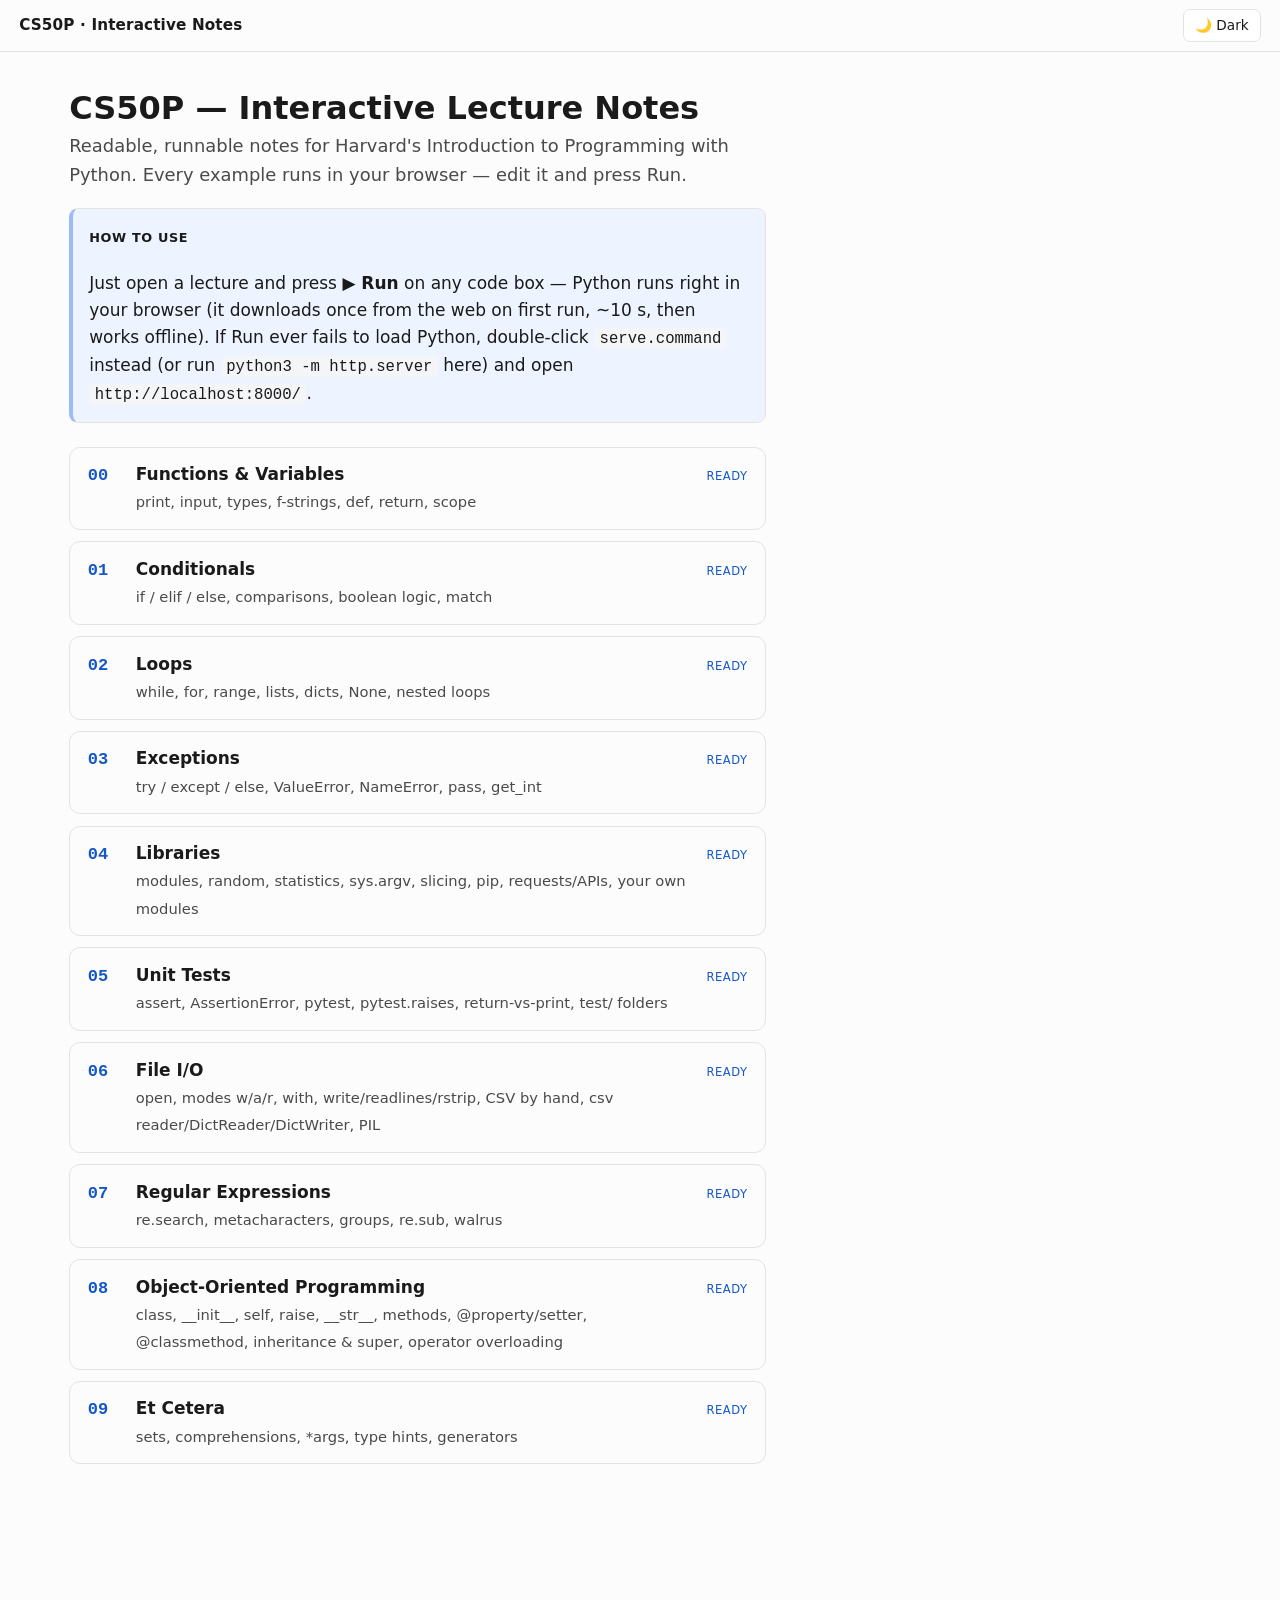
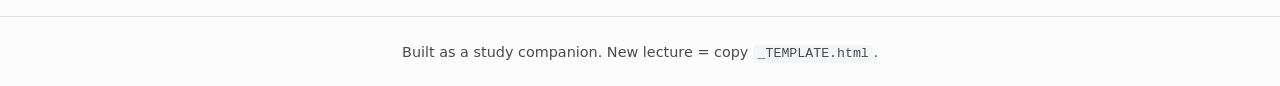
<file: index.html>
<!DOCTYPE html>
<html lang="en">
<head>
<meta charset="utf-8">
<meta name="viewport" content="width=device-width, initial-scale=1">
<title>CS50P — Interactive Lecture Notes</title>
<link rel="icon" href="data:,">
<link rel="stylesheet" href="assets/notes.css">
<script>try{var t=localStorage.getItem('cs50p-theme');if(t)document.documentElement.setAttribute('data-theme',t);}catch(e){}</script>
<style>
  .lec-list { list-style: none; padding: 0; margin: 1.5rem 0; display: grid; gap: .7rem; }
  .lec-list a, .lec-list .soon {
    display: flex; align-items: baseline; gap: .8rem; text-decoration: none;
    border: 1px solid var(--rule); border-radius: 11px; padding: .85rem 1.1rem; color: var(--fg);
  }
  .lec-list a:hover { border-color: var(--accent); background: var(--code-bg); }
  .lec-list .soon { opacity: .55; }
  .lec-num { font-family: var(--mono); color: var(--accent); font-weight: 700; min-width: 2.2rem; }
  .lec-title { font-weight: 600; }
  .lec-sub { color: var(--muted); font-size: .92rem; }
  .badge { margin-left: auto; font-size: .72rem; text-transform: uppercase; letter-spacing: .05em; color: var(--muted); }
  .badge.ready { color: var(--accent); }
</style>
</head>
<body>
<div id="progress"></div>
<header class="site">
  <span class="brand">CS50P · Interactive Notes</span>
  <span class="spacer"></span>
  <button class="theme-toggle" type="button" aria-pressed="false">🌙 Dark</button>
</header>

<div class="wrap" style="grid-template-columns: minmax(0,1fr);">
<main>
  <h1>CS50P — Interactive Lecture Notes</h1>
  <p class="lead subtitle">Readable, runnable notes for Harvard's Introduction to Programming with Python. Every example runs in your browser — edit it and press Run.</p>

  <div class="callout note">
    <span class="tag">How to use</span>
    <p style="margin-bottom:0">Just open a lecture and press <strong>▶ Run</strong> on any code box — Python runs right in your browser (it downloads once from the web on first run, ~10&nbsp;s, then works offline). If Run ever fails to load Python, double-click <code>serve.command</code> instead (or run <code>python3 -m http.server</code> here) and open <code>http://localhost:8000/</code>.</p>
  </div>

  <ol class="lec-list">
    <li><a href="lecture0.html"><span class="lec-num">00</span><span><span class="lec-title">Functions &amp; Variables</span><br><span class="lec-sub">print, input, types, f-strings, def, return, scope</span></span><span class="badge ready">Ready</span></a></li>
    <li><a href="lecture1.html"><span class="lec-num">01</span><span><span class="lec-title">Conditionals</span><br><span class="lec-sub">if / elif / else, comparisons, boolean logic, match</span></span><span class="badge ready">Ready</span></a></li>
    <li><a href="lecture2.html"><span class="lec-num">02</span><span><span class="lec-title">Loops</span><br><span class="lec-sub">while, for, range, lists, dicts, None, nested loops</span></span><span class="badge ready">Ready</span></a></li>
    <li><a href="lecture3.html"><span class="lec-num">03</span><span><span class="lec-title">Exceptions</span><br><span class="lec-sub">try / except / else, ValueError, NameError, pass, get_int</span></span><span class="badge ready">Ready</span></a></li>
    <li><a href="lecture4.html"><span class="lec-num">04</span><span><span class="lec-title">Libraries</span><br><span class="lec-sub">modules, random, statistics, sys.argv, slicing, pip, requests/APIs, your own modules</span></span><span class="badge ready">Ready</span></a></li>
    <li><a href="lecture5.html"><span class="lec-num">05</span><span><span class="lec-title">Unit Tests</span><br><span class="lec-sub">assert, AssertionError, pytest, pytest.raises, return-vs-print, test/ folders</span></span><span class="badge ready">Ready</span></a></li>
    <li><a href="lecture6.html"><span class="lec-num">06</span><span><span class="lec-title">File I/O</span><br><span class="lec-sub">open, modes w/a/r, with, write/readlines/rstrip, CSV by hand, csv reader/DictReader/DictWriter, PIL</span></span><span class="badge ready">Ready</span></a></li>
    <li><a href="lecture7.html"><span class="lec-num">07</span><span><span class="lec-title">Regular Expressions</span><br><span class="lec-sub">re.search, metacharacters, groups, re.sub, walrus</span></span><span class="badge ready">Ready</span></a></li>
    <li><a href="lecture8.html"><span class="lec-num">08</span><span><span class="lec-title">Object-Oriented Programming</span><br><span class="lec-sub">class, __init__, self, raise, __str__, methods, @property/setter, @classmethod, inheritance &amp; super, operator overloading</span></span><span class="badge ready">Ready</span></a></li>
    <li><a href="lecture9.html"><span class="lec-num">09</span><span><span class="lec-title">Et Cetera</span><br><span class="lec-sub">sets, comprehensions, *args, type hints, generators</span></span><span class="badge ready">Ready</span></a></li>
  </ol>
</main>
</div>

<footer class="site">Built as a study companion. New lecture = copy <code>_TEMPLATE.html</code>.</footer>
<script src="assets/notes.js" defer></script>
</body>
</html>
</file>
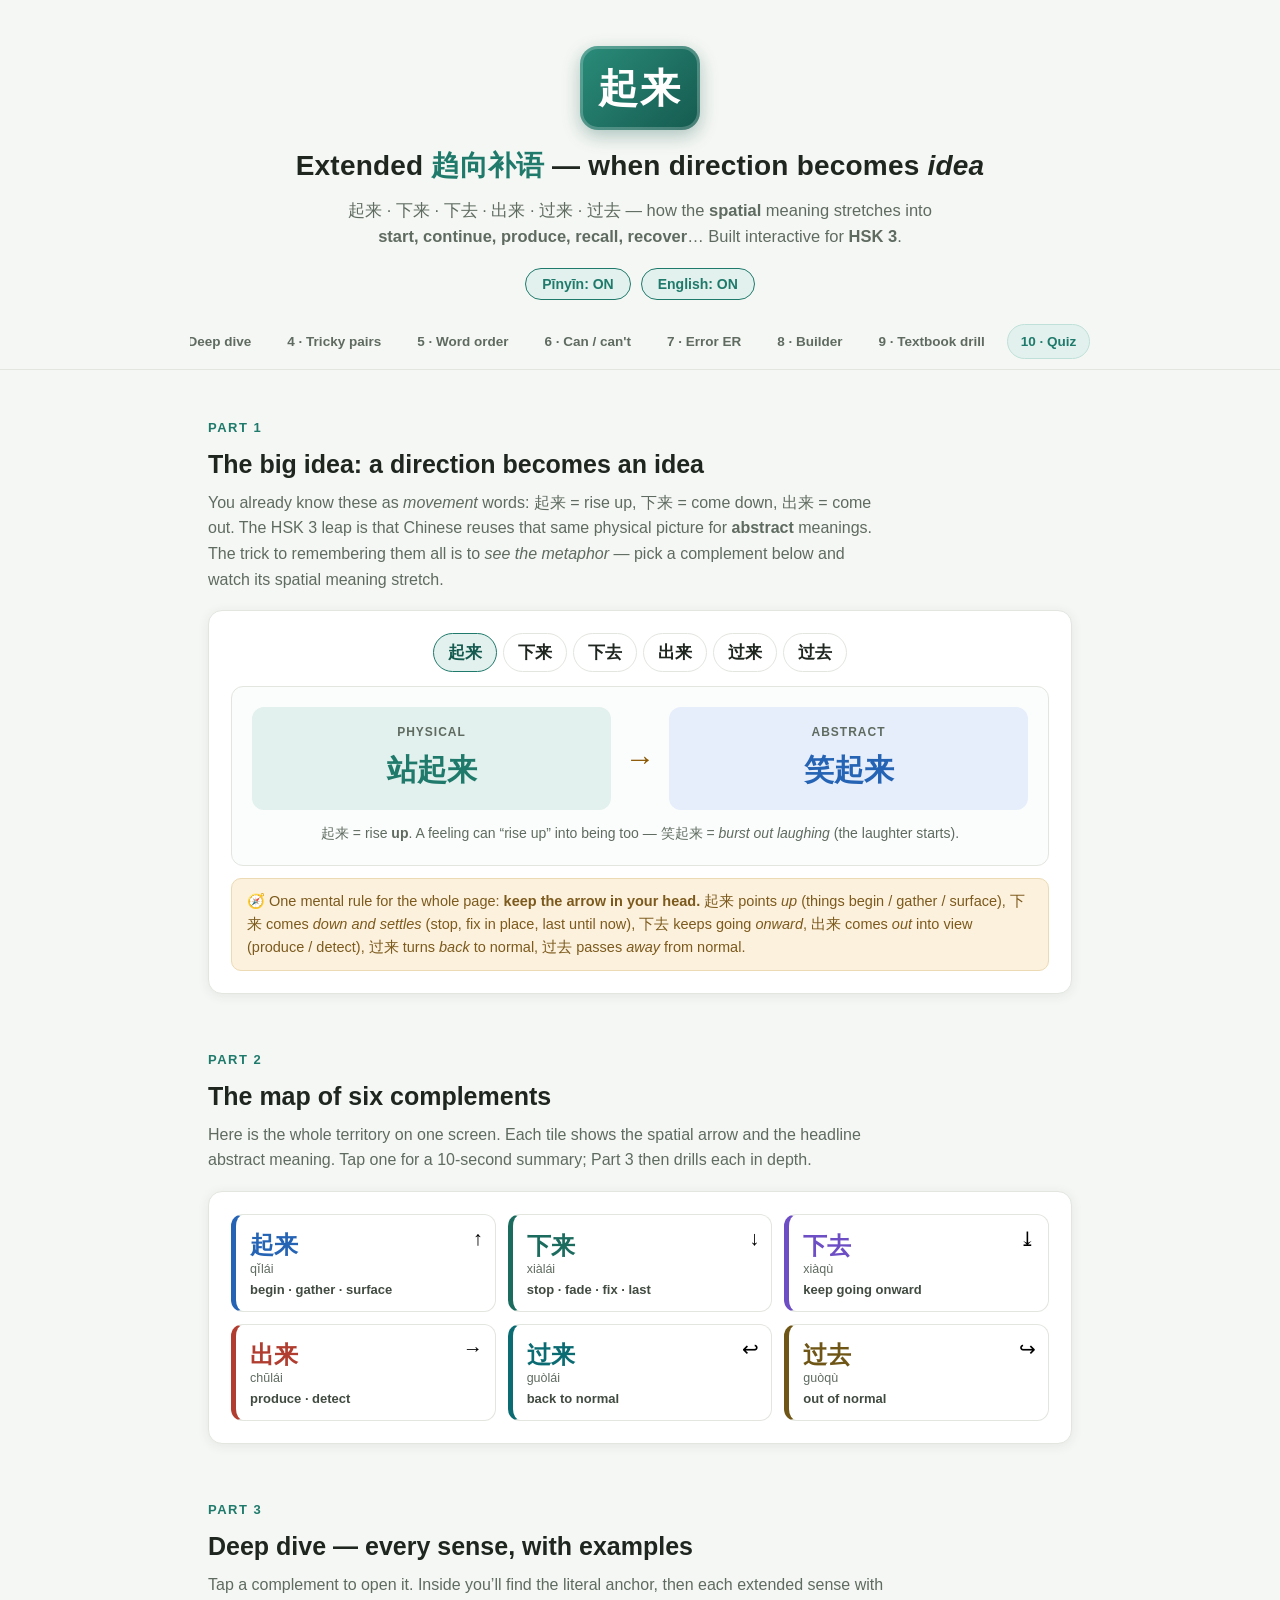
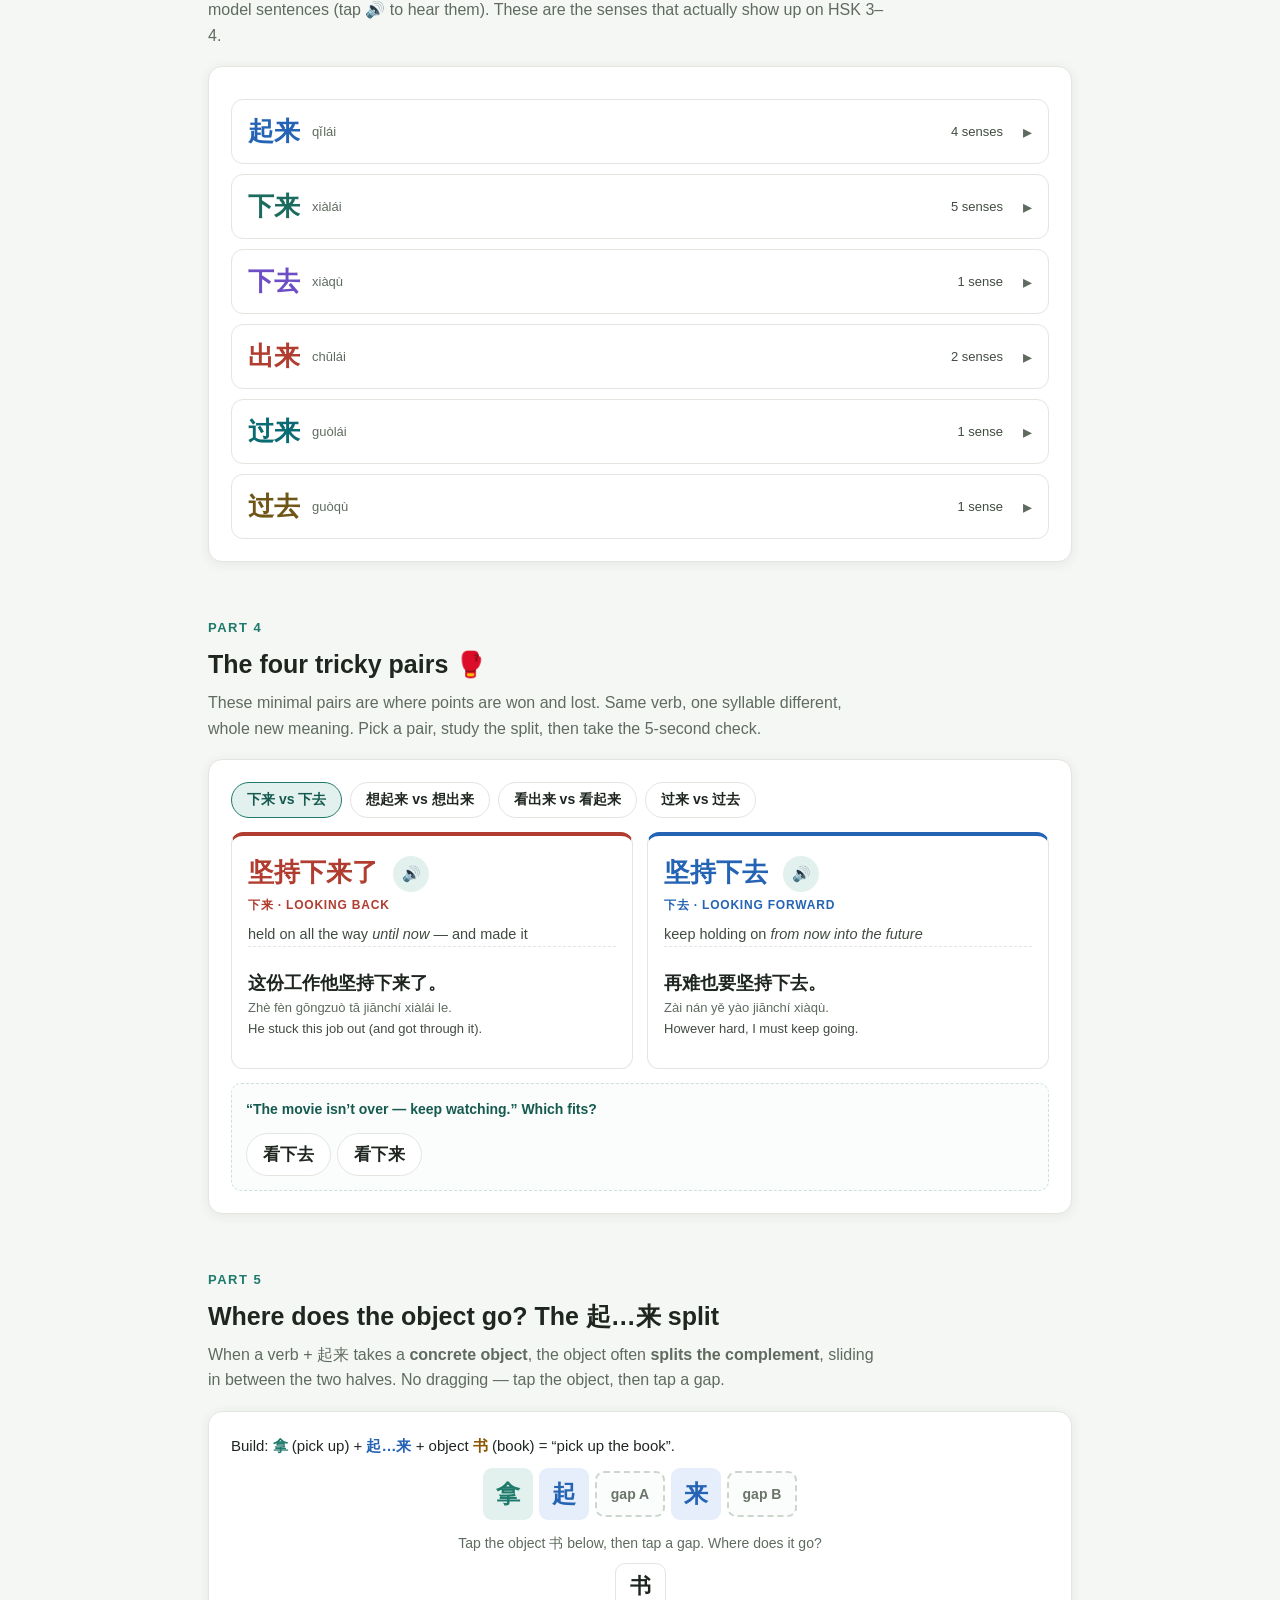
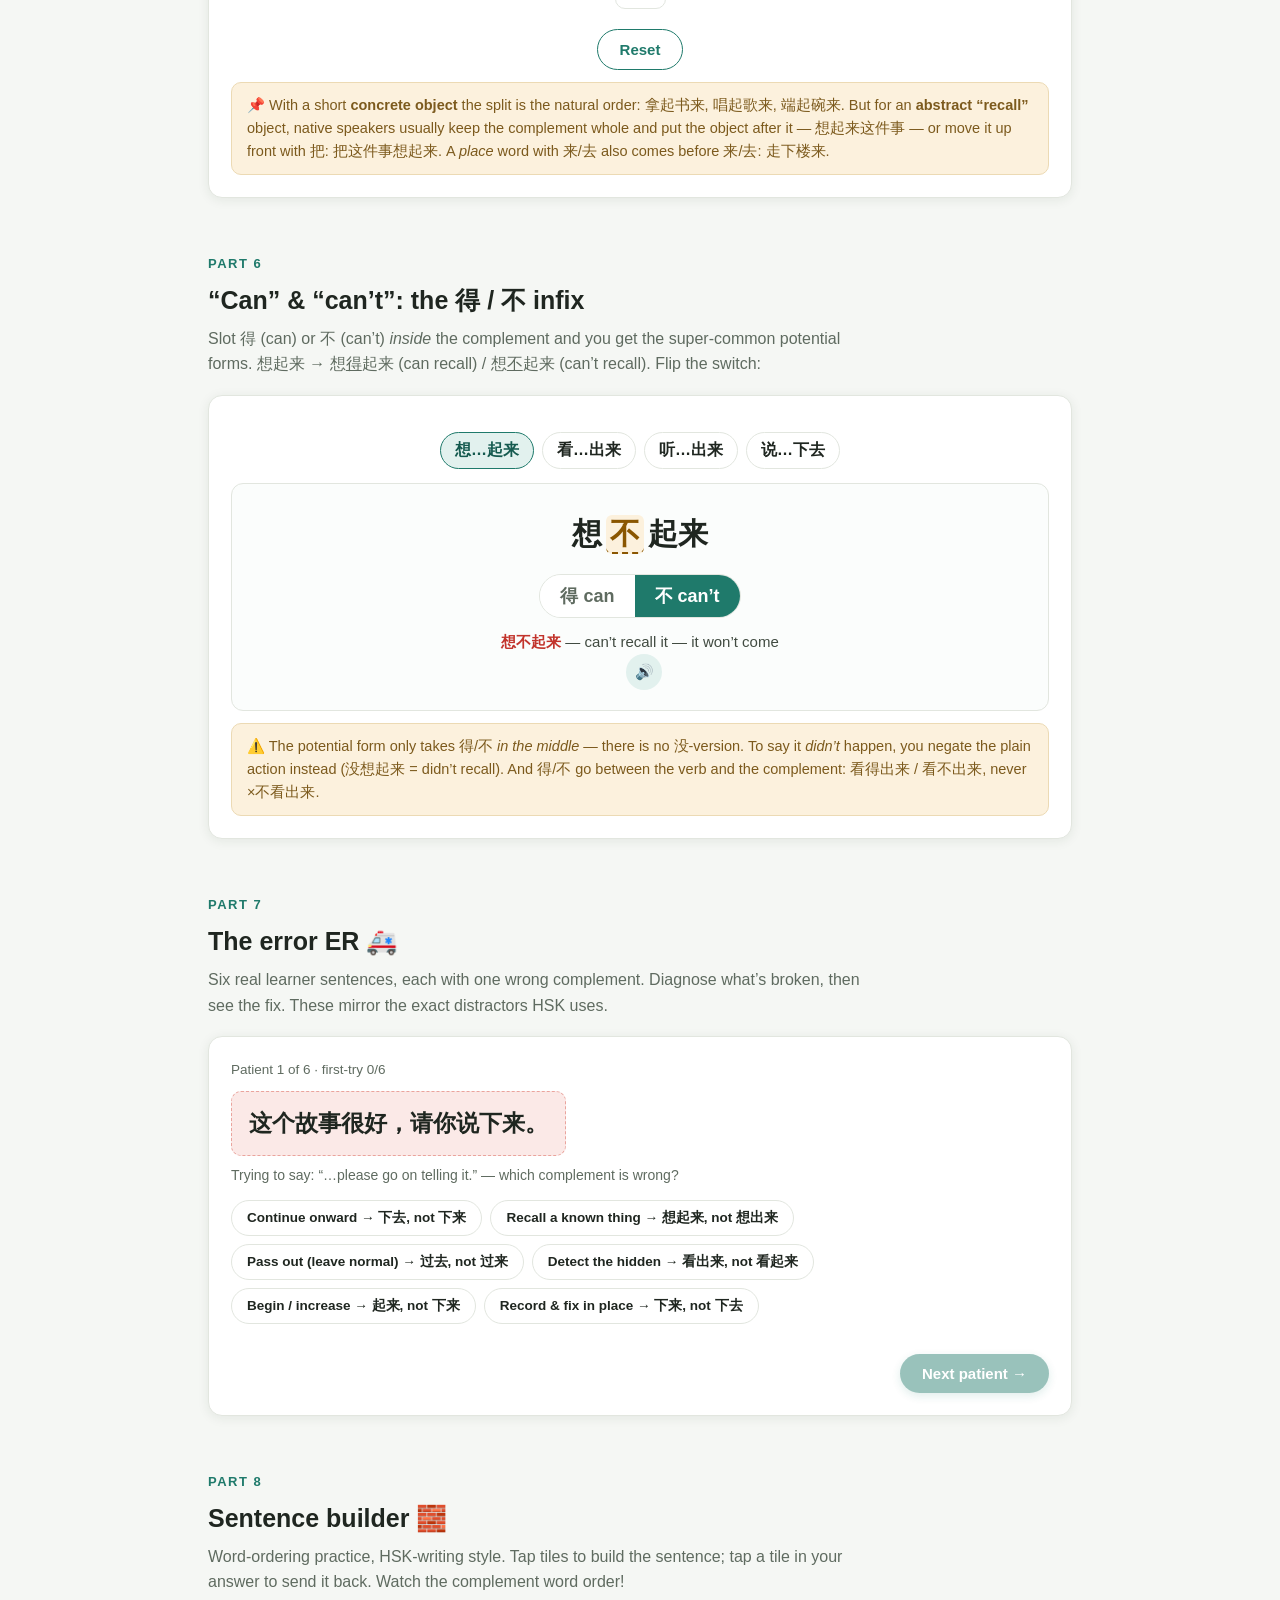
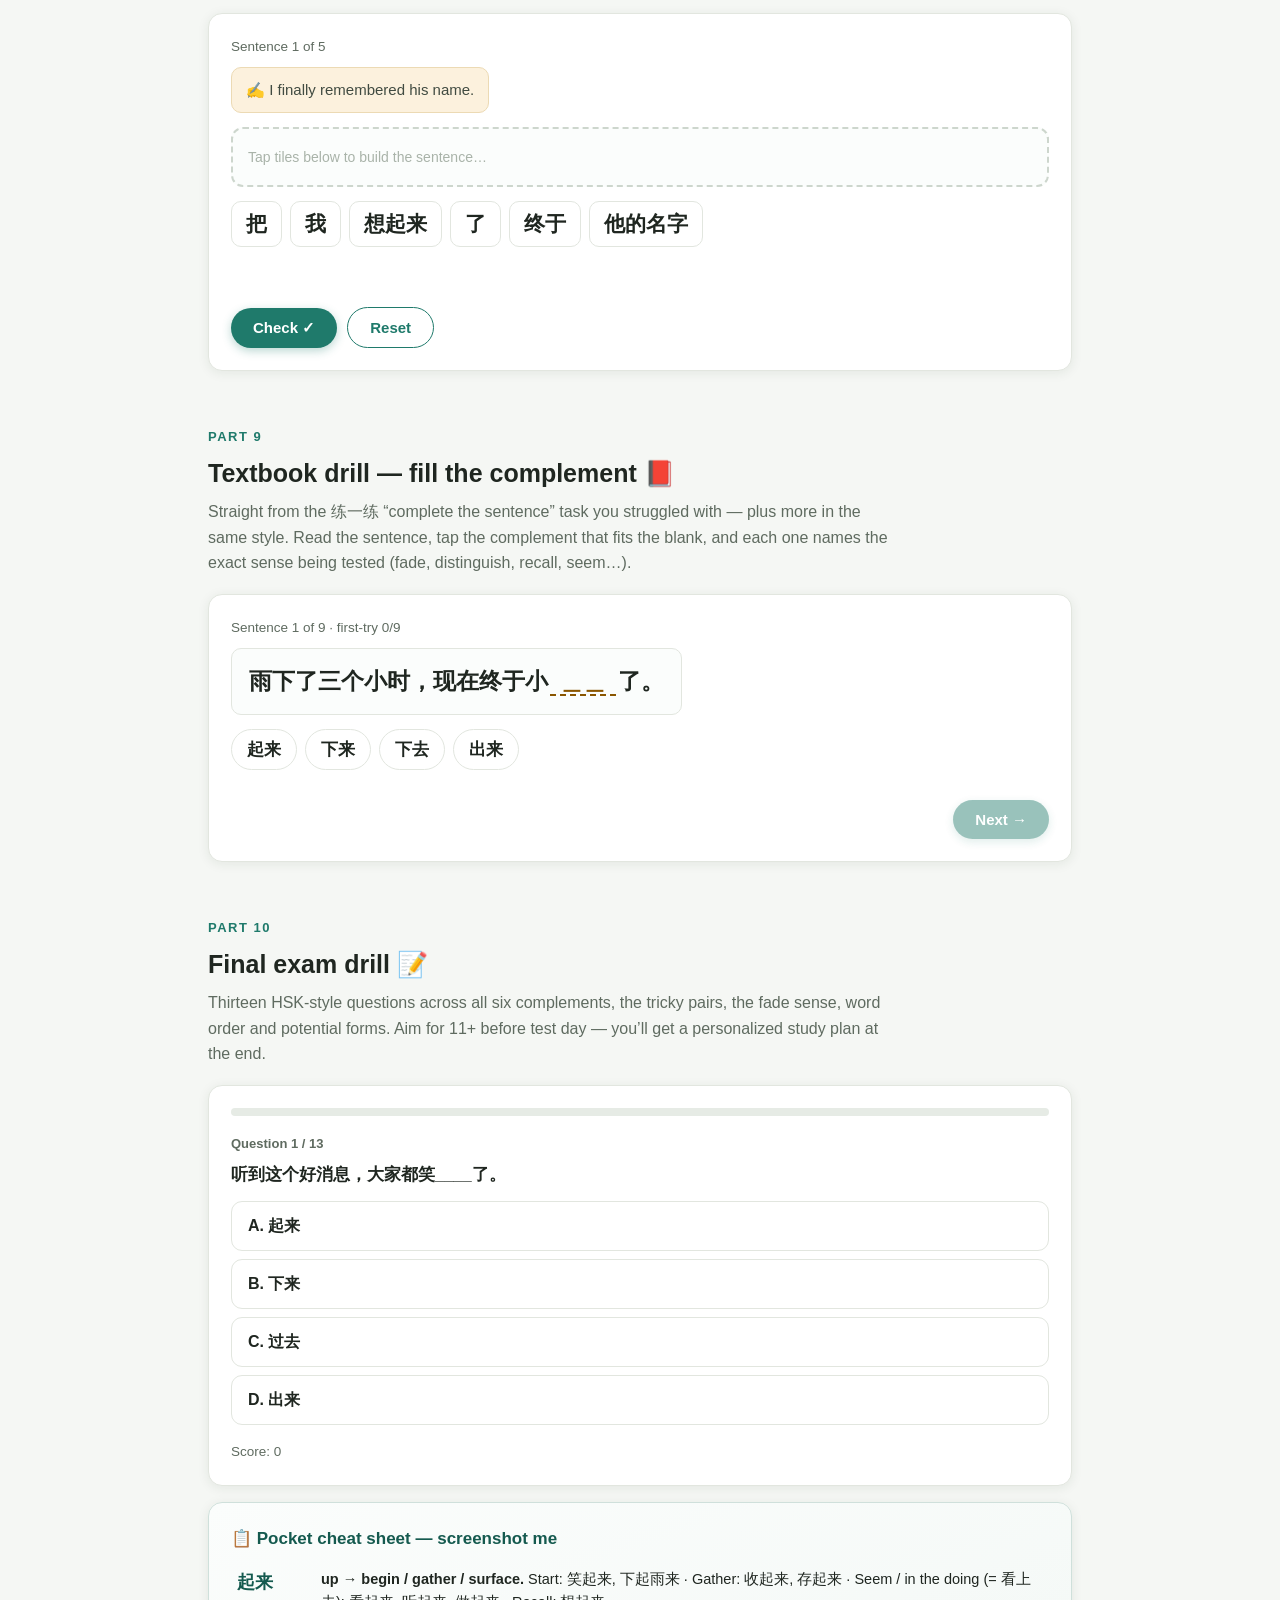
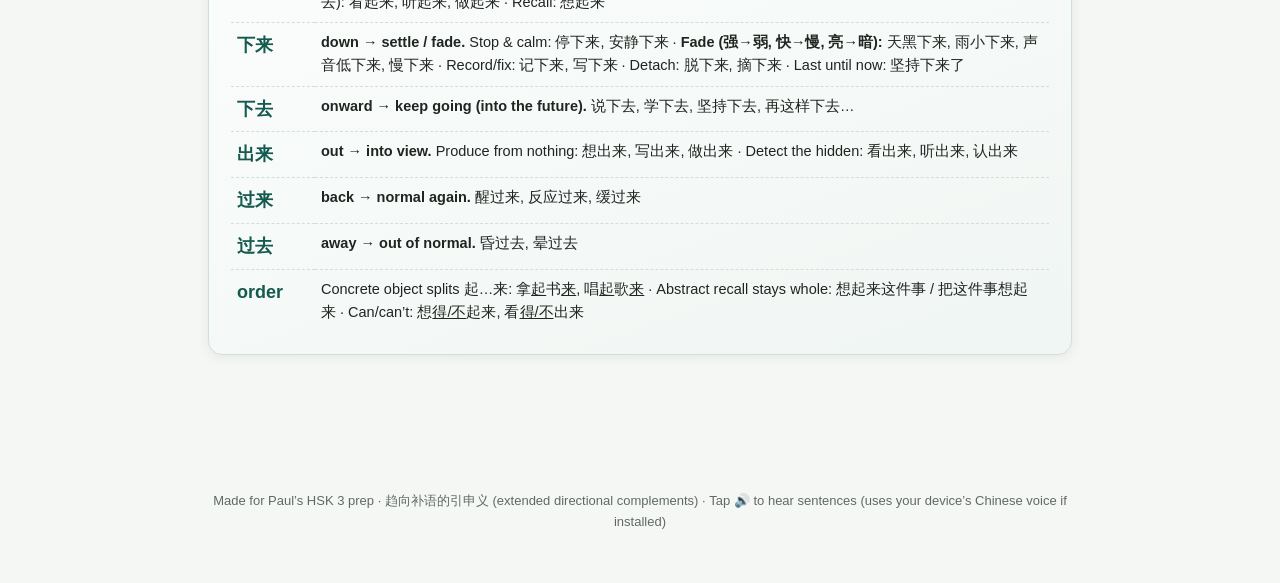
<file: directional-complements/index.html>
<!DOCTYPE html>
<html lang="en">
<head>
<meta charset="UTF-8">
<meta name="viewport" content="width=device-width, initial-scale=1.0">
<title>趋向补语的引申义 — Extended Directional Complements · HSK 3</title>
<style>
  :root{
    --paper:#f5f7f4; --card:#ffffff; --ink:#1f2620; --muted:#5f6b60;
    --teal:#1f7a6b; --teal-soft:#e2f1ee; --teal-deep:#155a4f;
    --amber:#8a5600; --amber-soft:#fcf1dd;
    --rise:#2563b4; --rise-soft:#e6eefb;        /* 起来 up */
    --settle:#1b6b5e; --settle-soft:#e2f1ee;    /* 下来 settle */
    --flow:#6d4ec4; --flow-soft:#efeafb;        /* 下去 continue */
    --emerge:#b03d30; --emerge-soft:#fbe9e6;    /* 出来 out */
    --back:#0a6b73; --back-soft:#dcf1f2;        /* 过来 regain */
    --away:#6f5616; --away-soft:#f7efd6;        /* 过去 lose */
    --green:#247a52; --green-soft:#e4f4ec;
    --red:#c2342c; --red-soft:#fbe9e7;
    --line:#e2e6df; --shadow:0 2px 12px rgba(30,45,30,.08);
    --radius:14px;
    --hanzi:"PingFang SC","Hiragino Sans GB","Noto Sans SC","Microsoft YaHei",sans-serif;
  }
  *{box-sizing:border-box;margin:0;padding:0}
  html{scroll-behavior:smooth}
  body{
    background:var(--paper); color:var(--ink);
    font-family:-apple-system,BlinkMacSystemFont,"Segoe UI",Roboto,"Helvetica Neue",Arial,var(--hanzi);
    line-height:1.6;
  }
  .zh{font-family:var(--hanzi)}
  main{max-width:900px;margin:0 auto;padding:0 18px 90px}

  /* header */
  header{text-align:center;padding:46px 18px 14px;max-width:900px;margin:0 auto}
  .seal{
    display:inline-flex;align-items:center;justify-content:center;gap:2px;
    padding:10px 18px;border-radius:18px;
    background:linear-gradient(135deg,#2a8c7a,#155a4f);
    color:#fff;font-size:40px;font-family:var(--hanzi);font-weight:700;
    box-shadow:0 6px 18px rgba(21,90,79,.32), inset 0 0 0 3px rgba(255,255,255,.22);
    margin-bottom:14px;user-select:none;letter-spacing:2px;
  }
  header h1{font-size:28px;letter-spacing:.2px}
  header h1 .zh{color:var(--teal)}
  header .sub{color:var(--muted);font-size:16.5px;max-width:600px;margin:8px auto 0}
  .toggles{display:flex;gap:10px;justify-content:center;margin-top:18px;flex-wrap:wrap}
  .toggle{
    border:1.5px solid var(--line);background:var(--card);color:var(--muted);
    border-radius:999px;padding:7px 16px;font-size:14px;cursor:pointer;transition:all .2s;font-weight:600;
  }
  .toggle.on{border-color:var(--teal);color:var(--teal);background:var(--teal-soft)}
  .toggle:focus-visible{outline:2px solid var(--teal);outline-offset:2px}

  /* nav */
  nav{
    position:sticky;top:0;z-index:50;background:rgba(245,247,244,.93);
    -webkit-backdrop-filter:blur(8px);backdrop-filter:blur(8px);border-bottom:1px solid var(--line);
    padding:10px 12px;margin-bottom:8px;
  }
  .nav-inner{max-width:900px;margin:0 auto;display:flex;gap:8px;overflow-x:auto;scrollbar-width:none}
  .nav-inner::-webkit-scrollbar{display:none}
  nav a{
    flex:0 0 auto;text-decoration:none;color:var(--muted);font-size:13.5px;font-weight:600;
    padding:6px 13px;border-radius:999px;border:1px solid transparent;white-space:nowrap;
  }
  nav a.active{color:var(--teal);background:var(--teal-soft);border-color:#bfe0d8}
  nav a:focus-visible{outline:2px solid var(--teal);outline-offset:2px}

  /* sections / cards */
  section{padding-top:36px;scroll-margin-top:64px}
  .kicker{color:var(--teal);font-weight:700;font-size:13px;text-transform:uppercase;letter-spacing:1.5px}
  section>h2{font-size:25px;margin:4px 0 6px}
  .lede{color:var(--muted);max-width:680px;margin-bottom:18px;font-size:16px}
  .card{
    background:var(--card);border:1px solid var(--line);border-radius:var(--radius);
    box-shadow:var(--shadow);padding:22px;margin-bottom:16px;
  }
  .pill-note{
    display:block;background:var(--amber-soft);border:1px solid #ecdab4;color:#7c5a1d;
    border-radius:10px;padding:11px 15px;font-size:14.5px;margin-top:12px;
  }

  /* example rows */
  .ex{padding:12px 0;border-top:1px dashed var(--line)}
  .ex:first-child{border-top:none}
  .ex .zh-line{font-family:var(--hanzi);font-size:21px;font-weight:600}
  .ex .py{color:var(--muted);font-size:14.5px;margin-top:1px}
  .ex .en{color:#414b41;font-size:14.5px;margin-top:1px}
  body.hide-py .py{display:none}
  body.hide-en .en{display:none}
  .hl{border-radius:5px;padding:0 3px;font-weight:800}
  .speak{
    border:none;background:var(--teal-soft);color:var(--teal);cursor:pointer;
    width:36px;height:36px;border-radius:50%;font-size:15px;vertical-align:middle;
    margin-left:8px;transition:transform .15s;
  }
  .speak:hover{transform:scale(1.12)}
  .speak:focus-visible{outline:2px solid var(--teal);outline-offset:2px}

  .btn{
    display:inline-block;border:none;background:var(--teal);color:#fff;font-weight:700;
    font-size:15px;padding:11px 22px;border-radius:999px;cursor:pointer;margin-top:14px;
    box-shadow:0 3px 10px rgba(31,122,107,.3);transition:all .2s;
  }
  .btn:hover{background:var(--teal-deep);transform:translateY(-1px)}
  .btn:focus-visible{outline:2px solid var(--teal-deep);outline-offset:2px}
  .btn.secondary{background:var(--card);color:var(--teal);border:1.5px solid var(--teal);box-shadow:none}
  .btn:disabled{opacity:.45;cursor:default;transform:none}

  footer{text-align:center;color:var(--muted);font-size:13px;padding:30px 18px 50px;max-width:900px;margin:0 auto}

  /* ---- metaphor stage (section 1) ---- */
  .stage{background:#fbfdfc;border:1px solid var(--line);border-radius:12px;padding:20px;margin-top:6px}
  .metaphor-row{display:flex;align-items:center;gap:14px;flex-wrap:wrap;justify-content:center;text-align:center}
  @media(max-width:430px){
    .metaphor-row{flex-direction:column}
    .marrow{transform:rotate(90deg)}
    .mphys,.mabstract{width:100%;min-width:0}
  }
  .mphys,.mabstract{flex:1 1 180px;min-width:160px;border-radius:12px;padding:16px}
  .mphys{background:var(--teal-soft)}
  .mabstract{background:var(--rise-soft)}
  .mphys .big,.mabstract .big{font-family:var(--hanzi);font-size:30px;font-weight:700}
  .marrow{font-size:30px;color:var(--amber);flex:0 0 auto}
  .mlabel{font-size:12px;font-weight:700;text-transform:uppercase;letter-spacing:1px;color:var(--muted);margin-bottom:4px}
  .mphys .big{color:var(--teal)} .mabstract .big{color:var(--rise)}
  .mcap{color:var(--muted);font-size:14px;margin-top:12px;text-align:center;min-height:20px}
  .metaphor-tabs{display:flex;gap:6px;flex-wrap:wrap;justify-content:center;margin-bottom:14px}
  .mtab{
    border:1.5px solid var(--line);background:var(--card);border-radius:999px;
    padding:7px 14px;font-family:var(--hanzi);font-size:17px;font-weight:700;cursor:pointer;color:var(--ink);transition:all .15s;
  }
  .mtab:hover{border-color:var(--teal)}
  .mtab.on{border-color:var(--teal);background:var(--teal-soft);color:var(--teal-deep)}
  .mtab:focus-visible{outline:2px solid var(--teal);outline-offset:2px}

  /* ---- compass map (section 2) ---- */
  .map-grid{display:grid;grid-template-columns:repeat(3,1fr);gap:12px}
  @media(max-width:640px){.map-grid{grid-template-columns:1fr 1fr}}
  .map-cell{
    border:1.5px solid var(--line);border-radius:12px;padding:14px;cursor:pointer;background:var(--card);
    text-align:left;transition:all .18s;position:relative;
  }
  .map-cell:hover{transform:translateY(-2px);box-shadow:var(--shadow)}
  .map-cell:focus-visible{outline:2px solid var(--teal);outline-offset:2px}
  .map-cell .mc-zh{font-family:var(--hanzi);font-size:24px;font-weight:700;padding-right:26px}
  .map-cell .mc-py{font-size:12.5px;color:var(--muted)}
  .map-cell .mc-arrow{position:absolute;top:12px;right:12px;font-size:20px}
  .map-cell .mc-gloss{font-size:13px;color:#414b41;margin-top:6px;font-weight:600}
  .mc-rise{border-left:5px solid var(--rise)} .mc-rise .mc-zh{color:var(--rise)}
  .mc-settle{border-left:5px solid var(--settle)} .mc-settle .mc-zh{color:var(--settle)}
  .mc-flow{border-left:5px solid var(--flow)} .mc-flow .mc-zh{color:var(--flow)}
  .mc-emerge{border-left:5px solid var(--emerge)} .mc-emerge .mc-zh{color:var(--emerge)}
  .mc-back{border-left:5px solid var(--back)} .mc-back .mc-zh{color:var(--back)}
  .mc-away{border-left:5px solid var(--away)} .mc-away .mc-zh{color:var(--away)}
  .map-detail{margin-top:14px;border:1px solid var(--line);border-radius:12px;padding:16px;background:#fbfdfc;display:none}
  .map-detail.show{display:block;animation:fade .35s}
  @keyframes fade{from{opacity:0;transform:translateY(6px)}to{opacity:1;transform:none}}

  /* ---- deep dive sense chips ---- */
  .sense{display:flex;gap:12px;align-items:flex-start;padding:14px 0;border-top:1px dashed var(--line)}
  .sense:first-of-type{border-top:none}
  .sense .badge{
    flex:0 0 auto;width:34px;height:34px;border-radius:9px;display:flex;align-items:center;justify-content:center;
    font-weight:800;font-size:15px;color:#fff;margin-top:2px;
  }
  .sense .s-body{flex:1 1 auto}
  .sense .s-title{font-weight:700;font-size:15.5px}
  .sense .s-gloss{color:var(--muted);font-size:13.5px;margin-bottom:4px}
  .acc-head{
    width:100%;text-align:left;border:1px solid var(--line);background:var(--card);border-radius:12px;
    padding:14px 16px;cursor:pointer;display:flex;align-items:center;gap:12px;transition:all .15s;margin-top:10px;
  }
  .acc-head:hover{border-color:var(--teal)}
  .acc-head:focus-visible{outline:2px solid var(--teal);outline-offset:2px}
  .acc-head .ah-zh{font-family:var(--hanzi);font-size:26px;font-weight:700}
  .acc-head .ah-py{font-size:13px;color:var(--muted)}
  .acc-head .ah-lit{font-size:13px;color:#414b41;margin-left:auto;text-align:right}
  .acc-head .chev{flex:0 0 auto;transition:transform .25s;color:var(--muted);font-size:18px;margin-left:8px}
  .acc-head[aria-expanded="true"] .chev{transform:rotate(90deg)}
  .acc-body{display:none;padding:6px 4px 4px;border-left:3px solid var(--line);margin:8px 0 6px 14px;padding-left:16px}
  .acc-body.show{display:block;animation:fade .3s}

  /* ---- contrast flip cards ---- */
  .flip-wrap{display:grid;grid-template-columns:1fr 1fr;gap:14px}
  @media(max-width:640px){.flip-wrap{grid-template-columns:1fr}}
  .vs-card{border:1.5px solid var(--line);border-radius:12px;padding:16px;background:var(--card)}
  .vs-card.left{border-top:4px solid var(--emerge)}
  .vs-card.right{border-top:4px solid var(--rise)}
  .vs-zh{font-family:var(--hanzi);font-size:26px;font-weight:800}
  .vs-tag{font-size:12px;font-weight:700;text-transform:uppercase;letter-spacing:.8px;margin-top:2px}
  .vs-card.left .vs-zh{color:var(--emerge)} .vs-card.left .vs-tag{color:var(--emerge)}
  .vs-card.right .vs-zh{color:var(--rise)} .vs-card.right .vs-tag{color:var(--rise)}
  .vs-mean{font-size:14.5px;margin-top:8px;color:#414b41}
  .vs-ex{margin-top:10px;font-family:var(--hanzi);font-size:18px;font-weight:600}
  .vs-py{font-size:13px;color:var(--muted)}
  .vs-en{font-size:13px;color:#414b41}
  .contrast-tabs{display:flex;gap:8px;flex-wrap:wrap;margin-bottom:14px}
  .ctab{
    border:1.5px solid var(--line);background:var(--card);border-radius:999px;padding:8px 15px;
    font-size:14px;font-weight:700;cursor:pointer;color:var(--ink);transition:all .15s;
  }
  .ctab:hover{border-color:var(--teal)}
  .ctab.on{border-color:var(--teal);background:var(--teal-soft);color:var(--teal-deep)}
  .ctab:focus-visible{outline:2px solid var(--teal);outline-offset:2px}
  .mini-q{margin-top:14px;background:#fbfdfc;border:1px dashed #cfe0db;border-radius:10px;padding:14px}
  .mini-q .q{font-size:14px;font-weight:700;color:var(--teal-deep);margin-bottom:8px}
  .mini-q .opt{
    display:inline-block;margin:5px 6px 0 0;padding:9px 16px;border-radius:999px;border:1.5px solid var(--line);
    background:var(--card);cursor:pointer;font-family:var(--hanzi);font-size:17px;font-weight:700;color:var(--ink);transition:all .15s;
  }
  .mini-q .opt:hover{border-color:var(--teal)}
  .mini-q .opt.right{border-color:var(--green);background:var(--green-soft);color:var(--green)}
  .mini-q .opt.wrong{border-color:var(--red);background:var(--red-soft);color:var(--red);animation:shake .35s}
  .mini-q .fb{display:none;margin-top:10px;font-size:14px;color:#414b41}
  .mini-q .fb.show{display:block}
  @keyframes shake{0%,100%{transform:translateX(0)}25%{transform:translateX(-5px)}75%{transform:translateX(5px)}}

  /* ---- split / word-order workshop ---- */
  .slotline{display:flex;flex-wrap:wrap;gap:6px;align-items:center;justify-content:center;font-family:var(--hanzi);font-size:24px;font-weight:700;margin:10px 0}
  .tok{padding:6px 12px;border-radius:9px;border:1.5px solid transparent}
  .t-v{background:var(--teal-soft);color:var(--teal)}
  .t-d{background:var(--rise-soft);color:var(--rise)}
  .t-o{background:var(--amber-soft);color:var(--amber)}
  .drop{min-width:70px;min-height:46px;border:2px dashed #cdd6cd;border-radius:9px;display:inline-flex;align-items:center;justify-content:center;background:#fbfdfc;color:#6a746a;font-size:14px;font-weight:600;padding:0 8px}
  .drop.filled{border-style:solid;border-color:var(--amber);background:var(--amber-soft);color:var(--amber);font-family:var(--hanzi);font-size:24px;font-weight:700}
  .drop:focus-visible{outline:2px solid var(--teal);outline-offset:2px}
  .drop.incorrect{border-color:var(--red);background:var(--red-soft);animation:shake .35s}
  .split-controls{display:flex;gap:10px;justify-content:center;flex-wrap:wrap;margin-top:6px}
  .tile.armed{border-color:var(--amber);background:var(--amber-soft);color:var(--amber);box-shadow:0 0 0 3px rgba(138,86,0,.22);opacity:1}

  /* ---- potential lab ---- */
  .pot-stage{text-align:center;background:#fbfdfc;border:1px solid var(--line);border-radius:12px;padding:20px}
  .pot-line{font-family:var(--hanzi);font-size:30px;font-weight:800;margin:6px 0}
  .pot-seg{padding:2px 4px;border-radius:6px}
  .pot-infix{background:var(--amber-soft);color:var(--amber);cursor:pointer;border-bottom:2px dashed var(--amber)}
  .pot-switch{display:inline-flex;border:1.5px solid var(--line);border-radius:999px;overflow:hidden;margin-top:10px}
  .pot-switch button{border:none;background:var(--card);padding:9px 20px;font-family:var(--hanzi);font-size:18px;font-weight:700;cursor:pointer;color:var(--muted)}
  .pot-switch button.on{background:var(--teal);color:#fff}
  .pot-switch button:focus-visible{outline:2px solid var(--teal);outline-offset:-2px}
  .pot-infix:focus-visible{outline:2px solid var(--amber);outline-offset:2px}
  .pot-mean{margin-top:12px;font-size:15px;color:#414b41;min-height:24px}
  .pot-pick{display:flex;gap:8px;justify-content:center;flex-wrap:wrap;margin-top:14px}
  .pot-pick button{
    border:1.5px solid var(--line);background:var(--card);border-radius:999px;padding:7px 14px;
    font-family:var(--hanzi);font-size:16px;font-weight:700;cursor:pointer;color:var(--ink);transition:all .15s;
  }
  .pot-pick button.on{border-color:var(--teal);background:var(--teal-soft);color:var(--teal-deep)}
  .pot-pick button:focus-visible{outline:2px solid var(--teal);outline-offset:2px}

  /* ---- error ER ---- */
  .patient .sick{
    font-family:var(--hanzi);font-size:23px;font-weight:700;background:var(--red-soft);
    border:1.5px dashed #eaa49d;border-radius:10px;padding:13px 17px;display:inline-block;max-width:100%;
  }
  .er-count{color:var(--muted);font-size:13.5px}
  .diagnosis{margin-top:14px;display:flex;flex-wrap:wrap;gap:8px}
  .diag-btn{
    border:1.5px solid var(--line);background:var(--card);border-radius:999px;padding:8px 15px;
    font-size:13.5px;font-weight:600;cursor:pointer;color:var(--ink);transition:all .15s;
  }
  .diag-btn:hover{border-color:var(--amber)}
  .diag-btn.right{border-color:var(--green);background:var(--green-soft);color:var(--green)}
  .diag-btn.wrong{border-color:var(--red);background:var(--red-soft);color:var(--red);animation:shake .35s}
  .diag-btn:focus-visible{outline:2px solid var(--teal);outline-offset:2px}
  .cure{display:none;margin-top:14px;border-top:1px dashed var(--line);padding-top:12px}
  .cure.show{display:block;animation:fade .4s}
  .cure .good{font-family:var(--hanzi);font-size:21px;font-weight:700;color:var(--green)}

  /* ---- textbook drill ---- */
  .drill-sent{font-family:var(--hanzi);font-size:23px;font-weight:700;background:#fbfdfc;border:1.5px solid var(--line);border-radius:10px;padding:13px 17px;display:inline-block;max-width:100%;line-height:1.7}
  .drill-sent .blank{color:var(--amber);border-bottom:2px dashed var(--amber);padding:0 10px;margin:0 2px}
  .drill-sent .blank.filled{border-bottom-style:solid;background:var(--amber-soft);border-radius:5px}

  /* ---- builder ---- */
  .answer-line{
    min-height:60px;border:2px dashed #cdd6cd;border-radius:12px;margin-top:14px;padding:9px;
    display:flex;flex-wrap:wrap;align-items:center;gap:6px;background:#fbfdfc;
  }
  .answer-line.correct{border-color:var(--green);background:var(--green-soft)}
  .answer-line.incorrect{border-color:var(--red);animation:shake .35s}
  .tile{
    border:1.5px solid var(--line);background:var(--card);border-radius:10px;font-family:var(--hanzi);
    font-size:21px;font-weight:600;padding:8px 14px;cursor:pointer;transition:all .15s;color:var(--ink);
  }
  .tile:hover{border-color:var(--amber);transform:translateY(-2px)}
  .tile:focus-visible{outline:2px solid var(--teal);outline-offset:2px}
  .tile.used{opacity:.25;pointer-events:none}
  .tile.in-answer:hover{border-color:var(--red);background:var(--red-soft)}
  .tile-tray{margin-top:14px;display:flex;flex-wrap:wrap;gap:8px}
  .build-controls{margin-top:14px;display:flex;gap:10px;flex-wrap:wrap;align-items:center}
  .build-fb{font-size:14.5px;min-height:22px;margin-top:10px;font-weight:600}
  .build-fb.ok{color:var(--green)} .build-fb.no{color:var(--red)}
  .build-target{font-size:15px;color:#414b41;background:var(--amber-soft);border:1px solid #ecdab4;border-radius:10px;padding:10px 14px;display:inline-block}

  /* ---- quiz ---- */
  .quiz-progress{height:8px;background:#e6ebe5;border-radius:99px;overflow:hidden;margin-bottom:18px}
  .quiz-progress>div{height:100%;width:0;background:linear-gradient(90deg,var(--teal),var(--amber));transition:width .4s}
  .q-text{font-size:16.5px;font-weight:700}
  .q-opts{margin-top:14px}
  .q-opt{
    display:block;width:100%;text-align:left;margin-top:8px;padding:12px 16px;border-radius:11px;
    border:1.5px solid var(--line);background:var(--card);cursor:pointer;font-size:16px;font-family:var(--hanzi);
    font-weight:600;color:var(--ink);transition:all .15s;line-height:1.5;
  }
  .q-opt:hover{border-color:var(--amber)}
  .q-opt.right{border-color:var(--green);background:var(--green-soft)}
  .q-opt.wrong{border-color:var(--red);background:var(--red-soft)}
  .q-opt:disabled{cursor:default}
  .q-opt:focus-visible{outline:2px solid var(--teal);outline-offset:2px}
  .q-expl{display:none;margin-top:12px;background:var(--amber-soft);border:1px solid #ecdab4;border-radius:10px;padding:12px 15px;font-size:14.5px}
  .q-expl.show{display:block;animation:fade .4s}
  .q-foot{display:flex;justify-content:space-between;align-items:center;margin-top:16px}
  .score-big{font-size:42px;font-weight:800;color:var(--teal)}

  /* cheat sheet */
  .cheat{background:linear-gradient(160deg,#fbfdfc,#f0f6f3);border:1.5px solid #cfe0db}
  .cheat h3{font-size:17px;color:var(--teal-deep);margin-bottom:8px}
  .cheat table{width:100%;border-collapse:collapse;font-size:14.5px}
  .cheat td{padding:8px 6px;border-top:1px dashed #cfe0db;vertical-align:top}
  .cheat td:first-child{font-family:var(--hanzi);font-weight:700;color:var(--teal-deep);white-space:nowrap;width:84px;font-size:18px}
  .cheat tr:first-child td{border-top:none}

  /* reduced motion */
  @media (prefers-reduced-motion:reduce){
    html{scroll-behavior:auto}
    *{animation:none !important;transition:none !important}
  }
</style>
</head>
<body>

<header>
  <div class="seal zh" aria-hidden="true">起来</div>
  <h1>Extended <span class="zh">趋向补语</span> — when direction becomes <em>idea</em></h1>
  <p class="sub">起来 · 下来 · 下去 · 出来 · 过来 · 过去 — how the <strong>spatial</strong> meaning stretches into <strong>start, continue, produce, recall, recover</strong>… Built interactive for <strong>HSK 3</strong>.</p>
  <div class="toggles">
    <button class="toggle on" id="togglePy" aria-pressed="true">Pīnyīn: ON</button>
    <button class="toggle on" id="toggleEn" aria-pressed="true">English: ON</button>
  </div>
</header>

<nav aria-label="Sections">
  <div class="nav-inner">
    <a href="#idea" class="active">1 · The big idea</a>
    <a href="#map">2 · The map</a>
    <a href="#deep">3 · Deep dive</a>
    <a href="#contrasts">4 · Tricky pairs</a>
    <a href="#split">5 · Word order</a>
    <a href="#potential">6 · Can / can't</a>
    <a href="#hospital">7 · Error ER</a>
    <a href="#builder">8 · Builder</a>
    <a href="#drill">9 · Textbook drill</a>
    <a href="#quiz">10 · Quiz</a>
  </div>
</nav>

<main>
<!-- ===== 1 · BIG IDEA ===== -->
<section id="idea">
  <span class="kicker">Part 1</span>
  <h2>The big idea: a direction becomes an idea</h2>
  <p class="lede">You already know these as <em>movement</em> words: 起来 = rise up, 下来 = come down, 出来 = come out. The HSK 3 leap is that Chinese reuses that same physical picture for <strong>abstract</strong> meanings. The trick to remembering them all is to <em>see the metaphor</em> — pick a complement below and watch its spatial meaning stretch.</p>

  <div class="card">
    <div class="metaphor-tabs" id="mTabs" role="group" aria-label="Choose a complement"></div>
    <div class="stage">
      <div class="metaphor-row">
        <div class="mphys"><div class="mlabel">Physical</div><div class="big zh" id="mPhys">站起来</div></div>
        <div class="marrow" aria-hidden="true">→</div>
        <div class="mabstract"><div class="mlabel">Abstract</div><div class="big zh" id="mAbs">笑起来</div></div>
      </div>
      <div class="mcap" id="mCap" role="status">起来 = rise <strong>up</strong>. A feeling or action can “rise up” into being too — that’s how 笑起来 means <em>burst out laughing</em>.</div>
    </div>
    <p class="pill-note">🧭 One mental rule for the whole page: <strong>keep the arrow in your head.</strong> 起来 points <em>up</em> (things begin / gather / surface), 下来 comes <em>down and settles</em> (stop, fix in place, last until now), 下去 keeps going <em>onward</em>, 出来 comes <em>out</em> into view (produce / detect), 过来 turns <em>back</em> to normal, 过去 passes <em>away</em> from normal.</p>
  </div>
</section>

<!-- ===== 2 · THE MAP ===== -->
<section id="map">
  <span class="kicker">Part 2</span>
  <h2>The map of six complements</h2>
  <p class="lede">Here is the whole territory on one screen. Each tile shows the spatial arrow and the headline abstract meaning. Tap one for a 10-second summary; Part 3 then drills each in depth.</p>
  <div class="card">
    <div class="map-grid" id="mapGrid"></div>
    <div class="map-detail" id="mapDetail" role="status"></div>
  </div>
</section>

<!-- ===== 3 · DEEP DIVE ===== -->
<section id="deep">
  <span class="kicker">Part 3</span>
  <h2>Deep dive — every sense, with examples</h2>
  <p class="lede">Tap a complement to open it. Inside you’ll find the literal anchor, then each extended sense with model sentences (tap 🔊 to hear them). These are the senses that actually show up on HSK 3–4.</p>
  <div class="card" id="deepWrap"></div>
</section>

<!-- ===== 4 · TRICKY PAIRS ===== -->
<section id="contrasts">
  <span class="kicker">Part 4</span>
  <h2>The four tricky pairs 🥊</h2>
  <p class="lede">These minimal pairs are where points are won and lost. Same verb, one syllable different, whole new meaning. Pick a pair, study the split, then take the 5-second check.</p>
  <div class="card">
    <div class="contrast-tabs" id="cTabs" role="group" aria-label="Choose a contrast"></div>
    <div class="flip-wrap">
      <div class="vs-card left">
        <div class="vs-zh zh" id="vsLZh"></div>
        <div class="vs-tag" id="vsLTag"></div>
        <div class="vs-mean" id="vsLMean"></div>
        <div class="ex"><div class="vs-ex zh" id="vsLEx"></div><div class="vs-py" id="vsLPy"></div><div class="vs-en" id="vsLEn"></div></div>
      </div>
      <div class="vs-card right">
        <div class="vs-zh zh" id="vsRZh"></div>
        <div class="vs-tag" id="vsRTag"></div>
        <div class="vs-mean" id="vsRMean"></div>
        <div class="ex"><div class="vs-ex zh" id="vsREx"></div><div class="vs-py" id="vsRPy"></div><div class="vs-en" id="vsREn"></div></div>
      </div>
    </div>
    <div class="mini-q" id="cQ">
      <div class="q" id="cQText"></div>
      <div id="cQOpts"></div>
      <div class="fb" id="cQFb"></div>
    </div>
  </div>
</section>

<!-- ===== 5 · WORD ORDER ===== -->
<section id="split">
  <span class="kicker">Part 5</span>
  <h2>Where does the object go? The 起…来 split</h2>
  <p class="lede">When a verb + 起来 takes a <strong>concrete object</strong>, the object often <strong>splits the complement</strong>, sliding in between the two halves. No dragging — tap the object, then tap a gap.</p>
  <div class="card">
    <p style="font-size:15px;margin-bottom:6px">Build: <strong style="color:var(--teal)">拿</strong> (pick up) + <strong style="color:var(--rise)">起…来</strong> + object <strong style="color:var(--amber)">书</strong> (book) = “pick up the book”.</p>
    <div class="slotline" id="splitLine"></div>
    <div class="mcap" id="splitCap" role="status">Tap the object tile below, then tap a gap.</div>
    <div style="text-align:center;margin-top:8px"><button class="tile zh" id="splitObj" style="display:inline-block">书</button></div>
    <div class="split-controls"><button class="btn secondary" id="splitReset">Reset</button></div>
    <p class="pill-note">📌 With a short <strong>concrete object</strong> the split is the natural order: <span class="zh">拿起书来</span>, <span class="zh">唱起歌来</span>, <span class="zh">端起碗来</span>. But for an <strong>abstract “recall”</strong> object, native speakers usually keep the complement whole and put the object after it — <span class="zh">想起来这件事</span> — or move it up front with 把: <span class="zh">把这件事想起来</span>. A <em>place</em> word with 来/去 also comes before 来/去: <span class="zh">走下楼来</span>.</p>
  </div>
</section>

<!-- ===== 6 · POTENTIAL ===== -->
<section id="potential">
  <span class="kicker">Part 6</span>
  <h2>“Can” &amp; “can’t”: the 得 / 不 infix</h2>
  <p class="lede">Slot 得 (can) or 不 (can’t) <em>inside</em> the complement and you get the super-common potential forms. <span class="zh">想起来</span> → <span class="zh">想<u>得</u>起来</span> (can recall) / <span class="zh">想<u>不</u>起来</span> (can’t recall). Flip the switch:</p>
  <div class="card">
    <div class="pot-pick" id="potPick"></div>
    <div class="pot-stage" style="margin-top:14px">
      <div class="pot-line zh" id="potLine"></div>
      <div class="pot-switch" role="group" aria-label="can or cannot">
        <button id="potCan" class="zh">得 can</button>
        <button id="potCant" class="zh on">不 can’t</button>
      </div>
      <div class="pot-mean" id="potMean" role="status"></div>
      <button class="speak" id="potSpeak" title="Listen" aria-label="Listen">🔊</button>
    </div>
    <p class="pill-note">⚠️ The potential form only takes 得/不 <em>in the middle</em> — there is no 没-version. To say it <em>didn’t</em> happen, you negate the plain action instead (<span class="zh">没想起来</span> = didn’t recall). And 得/不 go between the verb and the complement: <span class="zh">看得出来 / 看不出来</span>, never <span class="zh">×不看出来</span>.</p>
  </div>
</section>

<!-- ===== 7 · ERROR ER ===== -->
<section id="hospital">
  <span class="kicker">Part 7</span>
  <h2>The error ER 🚑</h2>
  <p class="lede">Six real learner sentences, each with one wrong complement. Diagnose what’s broken, then see the fix. These mirror the exact distractors HSK uses.</p>
  <div class="card patient" id="erCard">
    <div class="er-count" id="erCount"></div>
    <div style="margin-top:10px"><span class="sick zh" id="erSick"></span></div>
    <div style="font-size:14px;color:var(--muted);margin-top:8px" id="erHint"></div>
    <div class="diagnosis" id="erDiag"></div>
    <div class="cure" id="erCure">
      <div style="font-size:13px;font-weight:700;color:var(--green);text-transform:uppercase;letter-spacing:1px">The fix</div>
      <div class="ex"><div class="good zh" id="erGoodZh"></div><div class="py" id="erGoodPy"></div><div class="en" id="erGoodEn"></div></div>
      <div style="font-size:14.5px;color:#414b41" id="erWhy" role="status"></div>
    </div>
    <div style="display:flex;justify-content:flex-end;margin-top:16px">
      <button class="btn" id="erNext" disabled>Next patient →</button>
    </div>
  </div>
</section>

<!-- ===== 8 · BUILDER ===== -->
<section id="builder">
  <span class="kicker">Part 8</span>
  <h2>Sentence builder 🧱</h2>
  <p class="lede">Word-ordering practice, HSK-writing style. Tap tiles to build the sentence; tap a tile in your answer to send it back. Watch the complement word order!</p>
  <div class="card">
    <div class="er-count" id="buildCount"></div>
    <div style="margin-top:10px"><span class="build-target" id="buildTarget"></span></div>
    <div class="answer-line" id="answerLine"></div>
    <div class="tile-tray" id="tileTray"></div>
    <div class="build-fb" id="buildFb" role="status"></div>
    <div class="build-controls">
      <button class="btn" id="buildCheck">Check ✓</button>
      <button class="btn secondary" id="buildReset">Reset</button>
      <button class="btn secondary" id="buildNext" style="display:none">Next →</button>
    </div>
  </div>
</section>

<!-- ===== 9 · TEXTBOOK DRILL ===== -->
<section id="drill">
  <span class="kicker">Part 9</span>
  <h2>Textbook drill — fill the complement 📕</h2>
  <p class="lede">Straight from the 练一练 “complete the sentence” task you struggled with — plus more in the same style. Read the sentence, tap the complement that fits the blank, and each one names the exact sense being tested (fade, distinguish, recall, seem…).</p>
  <div class="card">
    <div class="er-count" id="drillCount"></div>
    <div style="margin-top:10px"><span class="drill-sent zh" id="drillSent"></span></div>
    <div class="diagnosis" id="drillOpts" aria-label="Choose the complement"></div>
    <div class="cure" id="drillFb">
      <div class="ex"><div class="good zh" id="drillGood"></div><div class="py" id="drillPy"></div><div class="en" id="drillEn"></div></div>
      <div style="font-size:14.5px;color:#414b41" id="drillWhy" role="status"></div>
    </div>
    <div style="display:flex;justify-content:flex-end;margin-top:16px">
      <button class="btn" id="drillNext" disabled>Next →</button>
    </div>
  </div>
</section>

<!-- ===== 10 · QUIZ ===== -->
<section id="quiz">
  <span class="kicker">Part 10</span>
  <h2>Final exam drill 📝</h2>
  <p class="lede">Thirteen HSK-style questions across all six complements, the tricky pairs, the fade sense, word order and potential forms. Aim for 11+ before test day — you’ll get a personalized study plan at the end.</p>
  <div class="card" id="quizCard">
    <div class="quiz-progress"><div id="quizBar"></div></div>
    <div id="quizBody"></div>
  </div>

  <div class="card cheat">
    <h3>📋 Pocket cheat sheet — screenshot me</h3>
    <table>
      <tr><td>起来</td><td><strong>up → begin / gather / surface.</strong> Start: 笑起来, 下起雨来 · Gather: 收起来, 存起来 · Seem / in the doing (= 看上去): 看起来, 听起来, 做起来 · Recall: 想起来</td></tr>
      <tr><td>下来</td><td><strong>down → settle / fade.</strong> Stop &amp; calm: 停下来, 安静下来 · <strong>Fade (强→弱, 快→慢, 亮→暗):</strong> 天黑下来, 雨小下来, 声音低下来, 慢下来 · Record/fix: 记下来, 写下来 · Detach: 脱下来, 摘下来 · Last until now: 坚持下来了</td></tr>
      <tr><td>下去</td><td><strong>onward → keep going (into the future).</strong> 说下去, 学下去, 坚持下去, 再这样下去…</td></tr>
      <tr><td>出来</td><td><strong>out → into view.</strong> Produce from nothing: 想出来, 写出来, 做出来 · Detect the hidden: 看出来, 听出来, 认出来</td></tr>
      <tr><td>过来</td><td><strong>back → normal again.</strong> 醒过来, 反应过来, 缓过来</td></tr>
      <tr><td>过去</td><td><strong>away → out of normal.</strong> 昏过去, 晕过去</td></tr>
      <tr><td>order</td><td>Concrete object splits 起…来: 拿<u>起</u>书<u>来</u>, 唱<u>起</u>歌<u>来</u> · Abstract recall stays whole: 想起来这件事 / 把这件事想起来 · Can/can’t: 想<u>得/不</u>起来, 看<u>得/不</u>出来</td></tr>
    </table>
  </div>
</section></main>

<footer>
  Made for Paul’s HSK 3 prep · 趋向补语的引申义 (extended directional complements) ·
  Tap 🔊 to hear sentences (uses your device’s Chinese voice if installed)
</footer>

<script>
(function(){
"use strict";

/* ---------- TTS ---------- */
function speak(text){
  if(!("speechSynthesis" in window) || !text) return;
  try{
    window.speechSynthesis.cancel();
    var u = new SpeechSynthesisUtterance(text);
    u.lang="zh-CN"; u.rate=0.82;
    var vs=window.speechSynthesis.getVoices();
    for(var i=0;i<vs.length;i++){ if(vs[i].lang && vs[i].lang.toLowerCase().indexOf("zh")===0){ u.voice=vs[i]; break; } }
    window.speechSynthesis.speak(u);
  }catch(e){}
}
if("speechSynthesis" in window){
  window.speechSynthesis.getVoices();
  if(window.speechSynthesis.addEventListener) window.speechSynthesis.addEventListener("voiceschanged",function(){});
}else{
  document.querySelectorAll(".speak").forEach(function(b){ b.style.display="none"; });
}
document.addEventListener("click", function(e){
  var b=e.target.closest(".speak");
  if(b && b.dataset.say) speak(b.dataset.say);
});
function spk(say){ return ("speechSynthesis" in window) ? ' <button class="speak" data-say="'+say+'" aria-label="Listen">🔊</button>' : ''; }
function tagZh(root){ (root||document).querySelectorAll(".zh,.zh-line,.sick,.good").forEach(function(el){ el.setAttribute("lang","zh-Hans"); }); }

/* ---------- toggles ---------- */
function wireToggle(id,cls,label){
  var b=document.getElementById(id);
  b.addEventListener("click",function(){
    var off=document.body.classList.toggle(cls);
    b.classList.toggle("on",!off); b.setAttribute("aria-pressed",String(!off));
    b.textContent=label+": "+(off?"OFF":"ON");
  });
}
wireToggle("togglePy","hide-py","Pīnyīn");
wireToggle("toggleEn","hide-en","English");

/* ---------- nav highlight ---------- */
var navLinks=document.querySelectorAll("nav a");
if("IntersectionObserver" in window){
  var io=new IntersectionObserver(function(es){
    es.forEach(function(en){ if(en.isIntersecting){
      navLinks.forEach(function(a){
        var on=a.getAttribute("href")==="#"+en.target.id;
        a.classList.toggle("active",on);
        if(on && a.scrollIntoView) a.scrollIntoView({block:"nearest",inline:"center"});
      });
    }});
  },{rootMargin:"-25% 0px -65% 0px"});
  document.querySelectorAll("main section").forEach(function(s){ io.observe(s); });
}
function shuffle(a){ a=a.slice(); for(var i=a.length-1;i>0;i--){ var j=Math.floor(Math.random()*(i+1)),t=a[i];a[i]=a[j];a[j]=t; } return a; }

/* ============ 1 · METAPHOR ============ */
var META=[
  {k:"起来",py:"qǐlái",phys:"站起来",pa:"stand up",abs:"笑起来",cap:"起来 = rise <strong>up</strong>. A feeling can “rise up” into being too — 笑起来 = <em>burst out laughing</em> (the laughter starts).",say:"笑起来"},
  {k:"下来",py:"xiàlái",phys:"坐下来",pa:"sit down",abs:"安静下来",cap:"下来 = come <strong>down</strong> and settle. Noise, light, or speed can “come down” too — 安静下来 = <em>quiet down</em>, 天黑下来 = <em>get dark</em>, 慢下来 = <em>slow down</em> (强→弱, 快→慢).",say:"安静下来"},
  {k:"下去",py:"xiàqù",phys:"走下去",pa:"walk on down",abs:"说下去",cap:"下去 = keep heading <strong>down / onward</strong>, away from you. An action can keep going onward too — 说下去 = <em>keep talking</em>.",say:"说下去"},
  {k:"出来",py:"chūlái",phys:"走出来",pa:"walk out",abs:"想出来",cap:"出来 = come <strong>out</strong> into view. An idea can come out of your head too — 想出来 = <em>figure out / come up with</em>.",say:"想出来"},
  {k:"过来",py:"guòlái",phys:"走过来",pa:"come over",abs:"醒过来",cap:"过来 = turn <strong>back over</strong> toward you / normal. Consciousness can turn back too — 醒过来 = <em>wake up / come to</em>.",say:"醒过来"},
  {k:"过去",py:"guòqù",phys:"走过去",pa:"walk past",abs:"昏过去",cap:"过去 = pass <strong>away over</strong>, off to the side. Consciousness can pass away too — 昏过去 = <em>faint / pass out</em>.",say:"昏过去"}
];
var mTabs=document.getElementById("mTabs"), mPhys=document.getElementById("mPhys"),
    mAbs=document.getElementById("mAbs"), mCap=document.getElementById("mCap");
function setMeta(i){
  var d=META[i];
  Array.prototype.forEach.call(mTabs.children,function(b,k){
    b.classList.toggle("on",k===i); b.setAttribute("aria-pressed",String(k===i));
  });
  mPhys.textContent=d.phys; mAbs.textContent=d.abs; mCap.innerHTML=d.cap;
}
META.forEach(function(d,i){
  var b=document.createElement("button");
  b.className="mtab zh"; b.textContent=d.k; b.setAttribute("aria-pressed","false"); b.setAttribute("lang","zh-Hans");
  b.addEventListener("click",function(){ setMeta(i); speak(d.say); });
  mTabs.appendChild(b);
});
setMeta(0);

/* ============ 2 · MAP ============ */
var MAP=[
  {cls:"mc-rise",zh:"起来",py:"qǐlái",arrow:"↑",gloss:"begin · gather · surface",detail:"<strong>Spatial:</strong> rise up (站起来). <strong>Extended:</strong> an action <em>begins</em> (笑起来, 下起雨来), scattered things <em>gather up</em> (收起来, 存起来), a judgment <em>surfaces</em> when you engage a sense (看起来, 听起来), or a memory <em>comes up</em> (想起来)."},
  {cls:"mc-settle",zh:"下来",py:"xiàlái",arrow:"↓",gloss:"stop · fade · fix · last",detail:"<strong>Spatial:</strong> come down (坐下来). <strong>Extended:</strong> motion <em>settles to a stop</em> (停下来, 安静下来), a state <em>fades / weakens</em> — strong→weak, fast→slow, light→dark (天黑下来, 雨小下来, 声音低下来), something is <em>fixed / recorded</em> (记下来, 写下来), detaches (脱下来), or an effort <em>lasts from the past until now</em> (坚持下来了)."},
  {cls:"mc-flow",zh:"下去",py:"xiàqù",arrow:"⤓",gloss:"keep going onward",detail:"<strong>Spatial:</strong> go down & away (走下去). <strong>Extended:</strong> an already-started action <em>continues into the future</em> — 说下去 (keep talking), 学下去 (keep studying), 坚持下去 (keep at it), 再这样下去… (if this keeps up…)."},
  {cls:"mc-emerge",zh:"出来",py:"chūlái",arrow:"→",gloss:"produce · detect",detail:"<strong>Spatial:</strong> come out (走出来). <strong>Extended:</strong> something is <em>produced out of nothing</em> (想出来, 写出来, 做出来) or a hidden thing becomes <em>recognizable</em> (看出来, 听出来, 认出来)."},
  {cls:"mc-back",zh:"过来",py:"guòlái",arrow:"↩",gloss:"back to normal",detail:"<strong>Spatial:</strong> come over to you (走过来). <strong>Extended:</strong> return to a <em>normal / correct</em> state — 醒过来 (wake up), 反应过来 (it clicks), 恢复过来 (recover)."},
  {cls:"mc-away",zh:"过去",py:"guòqù",arrow:"↪",gloss:"out of normal",detail:"<strong>Spatial:</strong> pass by (走过去). <strong>Extended:</strong> slip <em>out of</em> a normal state — 昏过去 (faint), 晕过去 (pass out). Think of it as the opposite of 过来."}
];
var mapGrid=document.getElementById("mapGrid"), mapDetail=document.getElementById("mapDetail");
MAP.forEach(function(d,i){
  var c=document.createElement("button");
  c.className="map-cell "+d.cls; c.setAttribute("aria-pressed","false"); c.setAttribute("aria-controls","mapDetail");
  c.innerHTML='<span class="mc-arrow" aria-hidden="true">'+d.arrow+'</span>'+
    '<div class="mc-zh zh" lang="zh-Hans">'+d.zh+'</div><div class="mc-py">'+d.py+'</div>'+
    '<div class="mc-gloss">'+d.gloss+'</div>';
  c.addEventListener("click",function(){
    var wasOpen=c.getAttribute("aria-pressed")==="true";
    Array.prototype.forEach.call(mapGrid.children,function(x){ x.setAttribute("aria-pressed","false"); });
    if(wasOpen){ mapDetail.classList.remove("show"); mapDetail.innerHTML=""; return; }
    c.setAttribute("aria-pressed","true");
    mapDetail.innerHTML='<div class="mc-zh zh" style="font-size:22px" lang="zh-Hans">'+d.zh+' <span style="font-size:13px;color:var(--muted)">'+d.py+'</span></div><p style="margin-top:6px;font-size:14.5px">'+d.detail+'</p>';
    mapDetail.classList.add("show");
  });
  mapGrid.appendChild(c);
});

/* ============ 3 · DEEP DIVE ============ */
function E(zh,py,en,say,hl){ return {zh:zh,py:py,en:en,say:say,hl:hl}; }
var DEEP=[
  {k:"起来",py:"qǐlái",color:"var(--rise)",lit:"literal: rise up — 站起来 stand up, 拿起来 pick up",senses:[
    {b:"A",t:"Begin (inchoative)",g:"an action or state starts — and keeps going",ex:[
      E("听到这个消息，大家都笑<span class='hl' style='background:var(--rise-soft);color:var(--rise)'>起来</span>了。","Tīngdào zhège xiāoxi, dàjiā dōu xiào qǐlái le.","Hearing the news, everyone burst out laughing.","听到这个消息大家都笑起来了"),
      E("天气慢慢热<span class='hl' style='background:var(--rise-soft);color:var(--rise)'>起来</span>了。","Tiānqì mànmàn rè qǐlái le.","The weather is gradually getting hot.","天气慢慢热起来了"),
      E("外面下<span class='hl' style='background:var(--rise-soft);color:var(--rise)'>起</span>雨<span class='hl' style='background:var(--rise-soft);color:var(--rise)'>来</span>了。","Wàimiàn xià qǐ yǔ lái le.","It started raining outside.","外面下起雨来了")
    ]},
    {b:"B",t:"Gather up / store",g:"scattered things are brought together or put away",ex:[
      E("请把玩具都收<span class='hl' style='background:var(--rise-soft);color:var(--rise)'>起来</span>。","Qǐng bǎ wánjù dōu shōu qǐlái.","Please put all the toys away.","请把玩具都收起来"),
      E("他把钱存<span class='hl' style='background:var(--rise-soft);color:var(--rise)'>起来</span>了。","Tā bǎ qián cún qǐlái le.","He saved up the money.","他把钱存起来了")
    ]},
    {b:"C",t:"Seem / when you do it  (= 看上去)",g:"a judgment surfaces once you engage a sense or try the action. Note: 看起来 = 看上去, the same “seem by looking” — NOT recall",ex:[
      E("这是你做的饭吗？看<span class='hl' style='background:var(--rise-soft);color:var(--rise)'>起来</span>很好吃 — 看<span class='hl' style='background:var(--rise-soft);color:var(--rise)'>上去</span>也很好吃。","Zhè shì nǐ zuò de fàn ma? Kàn qǐlái hěn hǎochī — kàn shàngqù yě hěn hǎochī.","Did you cook this? It looks delicious — 看起来 and 看上去 mean the same.","这是你做的饭吗看起来很好吃"),
      E("这个名字听<span class='hl' style='background:var(--rise-soft);color:var(--rise)'>起来</span>很熟悉。","Zhège míngzi tīng qǐlái hěn shúxī.","This name sounds familiar.","这个名字听起来很熟悉"),
      E("这件事说<span class='hl' style='background:var(--rise-soft);color:var(--rise)'>起来</span>容易，做<span class='hl' style='background:var(--rise-soft);color:var(--rise)'>起来</span>难。","Zhè jiàn shì shuō qǐlái róngyì, zuò qǐlái nán.","This is easy to say but hard to do.","这件事说起来容易做起来难")
    ]},
    {b:"D",t:"Recall",g:"a memory you already had rises back up",ex:[
      E("我想<span class='hl' style='background:var(--rise-soft);color:var(--rise)'>起来</span>了，他是我的同学！","Wǒ xiǎng qǐlái le, tā shì wǒ de tóngxué!","I remember now — he's my classmate!","我想起来了他是我的同学")
    ]}
  ]},
  {k:"下来",py:"xiàlái",color:"var(--settle)",lit:"literal: come down — 坐下来 sit down, 走下来 walk down (toward you)",senses:[
    {b:"A",t:"Stop / calm down",g:"motion or excitement settles to a halt",ex:[
      E("车慢慢停<span class='hl' style='background:var(--settle-soft);color:var(--settle)'>下来</span>了。","Chē mànmàn tíng xiàlái le.","The car slowly came to a stop.","车慢慢停下来了"),
      E("请大家安静<span class='hl' style='background:var(--settle-soft);color:var(--settle)'>下来</span>。","Qǐng dàjiā ānjìng xiàlái.","Everyone please quiet down.","请大家安静下来")
    ]},
    {b:"B",t:"Fade / weaken — 强→弱, 快→慢, 亮→暗",g:"a state gradually dies down: getting quieter, darker, slower, lighter (your textbook’s key sense!). Mirror image: a quality that <em>grows</em> takes 起来 instead — 冷起来 getting cold, 热起来 heating up.",ex:[
      E("雨下了三个小时，终于小<span class='hl' style='background:var(--settle-soft);color:var(--settle)'>下来</span>了。","Yǔ xià le sān ge xiǎoshí, zhōngyú xiǎo xiàlái le.","It rained for three hours, then finally eased off.","雨下了三个小时终于小下来了"),
      E("天慢慢黑<span class='hl' style='background:var(--settle-soft);color:var(--settle)'>下来</span>了。","Tiān mànmàn hēi xiàlái le.","The sky gradually grew dark.","天慢慢黑下来了"),
      E("听到老师的话，他的声音低<span class='hl' style='background:var(--settle-soft);color:var(--settle)'>下来</span>了。","Tīngdào lǎoshī de huà, tā de shēngyīn dī xiàlái le.","Hearing the teacher, his voice dropped (got quieter).","他的声音低下来了")
    ]},
    {b:"C",t:"Record / fix in place",g:"something is set down and kept",ex:[
      E("请把这个生词记<span class='hl' style='background:var(--settle-soft);color:var(--settle)'>下来</span>。","Qǐng bǎ zhège shēngcí jì xiàlái.","Please write down this new word.","请把这个生词记下来"),
      E("这么美的景色，我想拍<span class='hl' style='background:var(--settle-soft);color:var(--settle)'>下来</span>。","Zhème měi de jǐngsè, wǒ xiǎng pāi xiàlái.","Such beautiful scenery — I want to capture it (in a photo).","这么美的景色我想拍下来")
    ]},
    {b:"D",t:"Detach (down off)",g:"taking something off, downward",ex:[
      E("太热了，他把外套脱<span class='hl' style='background:var(--settle-soft);color:var(--settle)'>下来</span>了。","Tài rè le, tā bǎ wàitào tuō xiàlái le.","It's too hot, so he took off his coat.","太热了他把外套脱下来了")
    ]},
    {b:"E",t:"Last until now",g:"an effort holds all the way from the past to the present (often + 了)",ex:[
      E("这么难的工作，他真的坚持<span class='hl' style='background:var(--settle-soft);color:var(--settle)'>下来</span>了。","Zhème nán de gōngzuò, tā zhēnde jiānchí xiàlái le.","Such hard work, yet he really did stick it out (to the end).","这么难的工作他真的坚持下来了")
    ]}
  ]},
  {k:"下去",py:"xiàqù",color:"var(--flow)",lit:"literal: go down and away — 走下去 walk on down, 跳下去 jump down",senses:[
    {b:"A",t:"Keep going (into the future)",g:"an action already underway continues onward",ex:[
      E("这个故事很有意思，请你说<span class='hl' style='background:var(--flow-soft);color:var(--flow)'>下去</span>。","Zhège gùshi hěn yǒuyìsi, qǐng nǐ shuō xiàqù.","This story is interesting — please go on.","这个故事很有意思请你说下去"),
      E("汉语再难，我也要学<span class='hl' style='background:var(--flow-soft);color:var(--flow)'>下去</span>。","Hànyǔ zài nán, wǒ yě yào xué xiàqù.","No matter how hard Chinese is, I'll keep studying it.","汉语再难我也要学下去"),
      E("再这样<span class='hl' style='background:var(--flow-soft);color:var(--flow)'>下去</span>，身体会出问题。","Zài zhèyàng xiàqù, shēntǐ huì chū wèntí.","If this keeps up, your health will suffer.","再这样下去身体会出问题")
    ]}
  ]},
  {k:"出来",py:"chūlái",color:"var(--emerge)",lit:"literal: come out — 走出来 walk out, 拿出来 take out",senses:[
    {b:"A",t:"Produce from nothing",g:"a result is created and comes into existence",ex:[
      E("他终于想<span class='hl' style='background:var(--emerge-soft);color:var(--emerge)'>出来</span>一个好办法。","Tā zhōngyú xiǎng chūlái yí ge hǎo bànfǎ.","He finally came up with a good idea.","他终于想出来一个好办法"),
      E("这首歌是他自己写<span class='hl' style='background:var(--emerge-soft);color:var(--emerge)'>出来</span>的。","Zhè shǒu gē shì tā zìjǐ xiě chūlái de.","He wrote this song himself.","这首歌是他自己写出来的")
    ]},
    {b:"B",t:"Detect the hidden",g:"something unclear becomes recognizable",ex:[
      E("一听声音，我就听<span class='hl' style='background:var(--emerge-soft);color:var(--emerge)'>出来</span>是你了。","Yì tīng shēngyīn, wǒ jiù tīng chūlái shì nǐ le.","The moment I heard the voice, I could tell it was you.","一听声音我就听出来是你了"),
      E("你能看<span class='hl' style='background:var(--emerge-soft);color:var(--emerge)'>出来</span>他多大吗？","Nǐ néng kàn chūlái tā duō dà ma?","Can you tell how old he is?","你能看出来他多大吗"),
      E("这两种茶，我喝不<span class='hl' style='background:var(--emerge-soft);color:var(--emerge)'>出来</span>有什么不一样。","Zhè liǎng zhǒng chá, wǒ hē bu chūlái yǒu shénme bù yíyàng.","These two teas — I can't taste any difference.","这两种茶我喝不出来有什么不一样")
    ]}
  ]},
  {k:"过来",py:"guòlái",color:"var(--back)",lit:"literal: come over (toward you) — 走过来 come over, 拿过来 bring over",senses:[
    {b:"A",t:"Back to normal",g:"returning to a normal or correct state",ex:[
      E("他晕倒了，几分钟后才醒<span class='hl' style='background:var(--back-soft);color:var(--back)'>过来</span>。","Tā yūndǎo le, jǐ fēnzhōng hòu cái xǐng guòlái.","He fainted and only came to a few minutes later.","他晕倒了几分钟后才醒过来"),
      E("我想了半天，终于反应<span class='hl' style='background:var(--back-soft);color:var(--back)'>过来</span>了。","Wǒ xiǎng le bàntiān, zhōngyú fǎnyìng guòlái le.","I puzzled over it for ages, then it finally clicked.","我想了半天终于反应过来了")
    ]}
  ]},
  {k:"过去",py:"guòqù",color:"var(--away)",lit:"literal: pass by / go over (away) — 走过去 walk past, 跑过去 run over",senses:[
    {b:"A",t:"Out of normal",g:"slipping away from a normal (conscious) state — the opposite of 过来",ex:[
      E("听到那个坏消息，她难过得晕<span class='hl' style='background:var(--away-soft);color:var(--away)'>过去</span>了。","Tīngdào nàge huài xiāoxi, tā nánguò de yūn guòqù le.","On hearing the bad news, she was so upset she passed out.","听到那个坏消息她难过得晕过去了")
    ]}
  ]}
];
var deepWrap=document.getElementById("deepWrap");
DEEP.forEach(function(d){
  var head=document.createElement("button");
  head.className="acc-head"; head.setAttribute("aria-expanded","false");
  head.innerHTML='<span class="ah-zh zh" lang="zh-Hans" style="color:'+d.color+'">'+d.k+'</span>'+
    '<span class="ah-py">'+d.py+'</span>'+
    '<span class="ah-lit">'+d.senses.length+' sense'+(d.senses.length>1?'s':'')+'</span>'+
    '<span class="chev" aria-hidden="true">▸</span>';
  var body=document.createElement("div");
  body.className="acc-body";
  var html='<p style="font-size:13px;color:var(--muted);margin-bottom:6px">'+d.lit+'</p>';
  d.senses.forEach(function(s){
    html+='<div class="sense"><div class="badge" style="background:'+d.color+'">'+s.b+'</div><div class="s-body">'+
      '<div class="s-title">'+s.t+'</div><div class="s-gloss">'+s.g+'</div>';
    s.ex.forEach(function(x){
      html+='<div class="ex"><div class="zh-line">'+x.zh+spk(x.say)+'</div><div class="py">'+x.py+'</div><div class="en">'+x.en+'</div></div>';
    });
    html+='</div></div>';
  });
  body.innerHTML=html;
  head.addEventListener("click",function(){
    var open=head.getAttribute("aria-expanded")==="true";
    head.setAttribute("aria-expanded",String(!open));
    body.classList.toggle("show",!open);
  });
  deepWrap.appendChild(head); deepWrap.appendChild(body);
});
tagZh(deepWrap);

/* ============ 4 · CONTRASTS ============ */
var CONTR=[
  {tab:"下来 vs 下去",
   L:{zh:"坚持下来了",tag:"下来 · looking back",mean:"held on all the way <em>until now</em> — and made it",ex:"这份工作他坚持下来了。",py:"Zhè fèn gōngzuò tā jiānchí xiàlái le.",en:"He stuck this job out (and got through it).",say:"这份工作他坚持下来了"},
   R:{zh:"坚持下去",tag:"下去 · looking forward",mean:"keep holding on <em>from now into the future</em>",ex:"再难也要坚持下去。",py:"Zài nán yě yào jiānchí xiàqù.",en:"However hard, I must keep going.",say:"再难也要坚持下去"},
   q:"“The movie isn’t over — keep watching.” Which fits?",opts:[{t:"看下去",c:true},{t:"看下来",c:false}],fb:"✓ 看下去 — the action continues onward into the future. 看下来 would mean you watched it all the way through to the end."},
  {tab:"想起来 vs 想出来",
   L:{zh:"想出来",tag:"出来 · produce",mean:"<em>come up with</em> something new — an idea, an answer",ex:"我想出来一个好主意。",py:"Wǒ xiǎng chūlái yí ge hǎo zhǔyi.",en:"I came up with a good idea.",say:"我想出来一个好主意"},
   R:{zh:"想起来",tag:"起来 · recall",mean:"<em>recall</em> something you already knew",ex:"我想起来他的名字了。",py:"Wǒ xiǎng qǐlái tā de míngzi le.",en:"I remembered his name.",say:"我想起来他的名字了"},
   q:"You forgot your password, then it pops back into your head. Which?",opts:[{t:"想起来",c:true},{t:"想出来",c:false}],fb:"✓ 想起来 — the password is something you already knew, now recalled. 想出来 would mean inventing a brand-new one."},
  {tab:"看出来 vs 看起来",
   L:{zh:"看出来",tag:"出来 · detect",mean:"<em>figure out</em> a hidden truth by looking",ex:"我看出来你有心事。",py:"Wǒ kàn chūlái nǐ yǒu xīnshì.",en:"I can tell something's on your mind.",say:"我看出来你有心事"},
   R:{zh:"看起来",tag:"起来 · seem",mean:"<em>appears / seems</em> on the surface",ex:"你看起来很累。",py:"Nǐ kàn qǐlái hěn lèi.",en:"You look tired.",say:"你看起来很累"},
   q:"“This watch <u>looks</u> expensive.” (surface impression) Which?",opts:[{t:"看起来",c:true},{t:"看出来",c:false}],fb:"✓ 看起来 — a surface impression. 看出来 would mean you detected its true price that was hidden."},
  {tab:"过来 vs 过去",
   L:{zh:"醒过来",tag:"过来 · regain",mean:"return <em>to</em> a normal state — wake / come to",ex:"病人终于醒过来了。",py:"Bìngrén zhōngyú xǐng guòlái le.",en:"The patient finally came to.",say:"病人终于醒过来了"},
   R:{zh:"昏过去",tag:"过去 · lose",mean:"slip <em>out of</em> a normal state — faint",ex:"他疼得昏过去了。",py:"Tā téng de hūn guòqù le.",en:"He passed out from the pain.",say:"他疼得昏过去了"},
   q:"“She was so tired she fainted.” Which?",opts:[{t:"晕过去",c:true},{t:"晕过来",c:false}],fb:"✓ 晕过去 — fainting means leaving the normal state, so 过去. 晕过来 would (oddly) mean recovering from dizziness."}
];
var cTabs=document.getElementById("cTabs");
var els={lzh:"vsLZh",ltag:"vsLTag",lmean:"vsLMean",lex:"vsLEx",lpy:"vsLPy",len:"vsLEn",
         rzh:"vsRZh",rtag:"vsRTag",rmean:"vsRMean",rex:"vsREx",rpy:"vsRPy",ren:"vsREn"};
var cQText=document.getElementById("cQText"), cQOpts=document.getElementById("cQOpts"), cQFb=document.getElementById("cQFb");
function setContrast(i){
  var d=CONTR[i];
  Array.prototype.forEach.call(cTabs.children,function(b,k){ b.classList.toggle("on",k===i); b.setAttribute("aria-pressed",String(k===i)); });
  document.getElementById(els.lzh).innerHTML=d.L.zh+spk(d.L.say);
  document.getElementById(els.ltag).textContent=d.L.tag;
  document.getElementById(els.lmean).innerHTML=d.L.mean;
  document.getElementById(els.lex).textContent=d.L.ex;
  document.getElementById(els.lpy).textContent=d.L.py;
  document.getElementById(els.len).textContent=d.L.en;
  document.getElementById(els.rzh).innerHTML=d.R.zh+spk(d.R.say);
  document.getElementById(els.rtag).textContent=d.R.tag;
  document.getElementById(els.rmean).innerHTML=d.R.mean;
  document.getElementById(els.rex).textContent=d.R.ex;
  document.getElementById(els.rpy).textContent=d.R.py;
  document.getElementById(els.ren).textContent=d.R.en;
  cQText.textContent=d.q; cQFb.textContent=""; cQFb.classList.remove("show");
  cQOpts.innerHTML="";
  var done=false;
  shuffle(d.opts.map(function(_,k){return k;})).forEach(function(k){
    var o=d.opts[k];
    var btn=document.createElement("button");
    btn.className="opt zh"; btn.textContent=o.t; btn.setAttribute("lang","zh-Hans");
    btn.addEventListener("click",function(){
      if(done) return;
      if(o.c){ done=true; btn.classList.add("right"); cQFb.textContent=d.fb; cQFb.classList.add("show");
        Array.prototype.forEach.call(cQOpts.children,function(x){ x.disabled=true; }); speak(o.t);
      } else { btn.classList.add("wrong"); setTimeout(function(){ btn.classList.remove("wrong"); },500); }
    });
    cQOpts.appendChild(btn);
  });
  tagZh(document.getElementById("contrasts"));
}
CONTR.forEach(function(d,i){
  var b=document.createElement("button");
  b.className="ctab zh"; b.textContent=d.tab; b.setAttribute("aria-pressed","false"); b.setAttribute("lang","zh-Hans");
  b.addEventListener("click",function(){ setContrast(i); });
  cTabs.appendChild(b);
});
setContrast(0);

/* ============ 5 · SPLIT WORKSHOP ============ */
var splitLine=document.getElementById("splitLine"), splitCap=document.getElementById("splitCap"),
    splitObj=document.getElementById("splitObj"), splitDone=false;
function renderSplit(){
  splitDone=false;
  splitLine.innerHTML='<span class="tok t-v zh" lang="zh-Hans">拿</span>'+
    '<span class="tok t-d zh" lang="zh-Hans">起</span>'+
    '<span class="drop" data-gap="A" role="button" tabindex="0" aria-label="gap before 来">gap A</span>'+
    '<span class="tok t-d zh" lang="zh-Hans">来</span>'+
    '<span class="drop" data-gap="B" role="button" tabindex="0" aria-label="gap after 来">gap B</span>';
  splitCap.innerHTML="Tap the object <span class='zh'>书</span> below, then tap a gap. Where does it go?";
  splitObj.style.display="inline-block"; splitObj.classList.remove("armed");
  var armed=false;
  splitObj.onclick=function(){ armed=true; splitObj.classList.add("armed"); splitCap.textContent="Armed! Now tap gap A or gap B."; };
  Array.prototype.forEach.call(splitLine.querySelectorAll(".drop"),function(g){
    function place(){
      if(splitDone) return;
      if(!armed){ splitCap.innerHTML="First tap the <span class='zh'>书</span> tile to pick it up."; return; }
      if(g.dataset.gap==="A"){
        splitDone=true; splitObj.classList.remove("armed");
        g.className="drop filled zh"; g.setAttribute("lang","zh-Hans"); g.textContent="书";
        splitCap.innerHTML="✓ <span class='zh'>拿起书来</span> — the concrete object slips <em>inside</em> the 起…来 split. (Ná qǐ shū lái — “pick up the book”.)";
        speak("拿起书来");
      } else {
        armed=false; splitObj.classList.remove("armed");
        g.classList.add("incorrect");
        splitCap.innerHTML="✗ Not after 来. A short concrete object goes <em>inside</em> the split, not after it. Try gap A.";
        var gg=g; setTimeout(function(){ gg.classList.remove("incorrect"); },500);
      }
    }
    g.addEventListener("click",place);
    g.addEventListener("keydown",function(e){ if(e.key==="Enter"||e.key===" "){ e.preventDefault(); place(); } });
  });
}
document.getElementById("splitReset").addEventListener("click",renderSplit);
renderSplit();

/* ============ 6 · POTENTIAL LAB ============ */
var POT=[
  {label:"想…起来",v:"想",c:"起来",can:"想得起来",cant:"想不起来",mc:"can recall it",mt:"can’t recall it — it won’t come",lit:"recall"},
  {label:"看…出来",v:"看",c:"出来",can:"看得出来",cant:"看不出来",mc:"can tell / can spot it",mt:"can’t tell by looking",lit:"detect by sight"},
  {label:"听…出来",v:"听",c:"出来",can:"听得出来",cant:"听不出来",mc:"can recognize it by ear",mt:"can’t recognize it by ear",lit:"detect by ear"},
  {label:"说…下去",v:"说",c:"下去",can:"说得下去",cant:"说不下去",mc:"can keep talking",mt:"can’t go on talking",lit:"continue speaking"}
];
var potIdx=0, potCan=false;
var potPick=document.getElementById("potPick"), potLine=document.getElementById("potLine"),
    potMean=document.getElementById("potMean"), potSpeak=document.getElementById("potSpeak"),
    potCanBtn=document.getElementById("potCan"), potCantBtn=document.getElementById("potCant");
function renderPot(){
  var d=POT[potIdx];
  var infix=potCan?"得":"不";
  potLine.innerHTML='<span class="pot-seg zh">'+d.v+'</span><span class="pot-seg pot-infix zh" id="potInfix" role="button" tabindex="0">'+infix+'</span><span class="pot-seg zh">'+d.c+'</span>';
  potCanBtn.classList.toggle("on",potCan); potCantBtn.classList.toggle("on",!potCan);
  potMean.innerHTML=potCan?('<strong style="color:var(--green)">'+d.can+'</strong> — '+d.mc):('<strong style="color:var(--red)">'+d.cant+'</strong> — '+d.mt);
  potSpeak.dataset.say=potCan?d.can:d.cant;
  var inf=document.getElementById("potInfix");
  function flip(){ potCan=!potCan; renderPot(); speak(potCan?d.can:d.cant); }
  inf.addEventListener("click",flip);
  inf.addEventListener("keydown",function(e){ if(e.key==="Enter"||e.key===" "){ e.preventDefault(); flip(); } });
  Array.prototype.forEach.call(potPick.children,function(b,k){ b.classList.toggle("on",k===potIdx); });
}
POT.forEach(function(d,i){
  var b=document.createElement("button"); b.className="zh"; b.textContent=d.label; b.setAttribute("lang","zh-Hans");
  b.addEventListener("click",function(){ potIdx=i; renderPot(); });
  potPick.appendChild(b);
});
potCanBtn.addEventListener("click",function(){ potCan=true; renderPot(); speak(POT[potIdx].can); });
potCantBtn.addEventListener("click",function(){ potCan=false; renderPot(); speak(POT[potIdx].cant); });
renderPot();

/* ============ 7 · ERROR ER ============ */
var ER_DIAG=[
  "Continue onward → 下去, not 下来",
  "Recall a known thing → 想起来, not 想出来",
  "Pass out (leave normal) → 过去, not 过来",
  "Detect the hidden → 看出来, not 看起来",
  "Begin / increase → 起来, not 下来",
  "Record & fix in place → 下来, not 下去"
];
var PATIENTS=[
  {sick:"这个故事很好，请你说下来。",hint:"Trying to say: “…please go on telling it.”",a:0,
   good:"这个故事很好，请你说下去。",py:"Zhège gùshi hěn hǎo, qǐng nǐ shuō xiàqù.",en:"This story is great — please go on.",
   why:"To continue an action into the future, use 下去. 下来 would suggest settling/finishing, not carrying on."},
  {sick:"我终于想出来他的名字了。",hint:"Trying to say: “I finally remembered his name.”",a:1,
   good:"我终于想起来他的名字了。",py:"Wǒ zhōngyú xiǎng qǐlái tā de míngzi le.",en:"I finally remembered his name.",
   why:"A name you already knew is recalled with 想起来. 想出来 is for inventing something new, like an idea."},
  {sick:"他疼得昏过来了。",hint:"Trying to say: “He passed out from the pain.”",a:2,
   good:"他疼得昏过去了。",py:"Tā téng de hūn guòqù le.",en:"He passed out from the pain.",
   why:"Fainting = leaving the normal state, so 过去. 过来 is the opposite — coming back to normal (waking up)."},
  {sick:"我看起来你在说谎。",hint:"Trying to say: “I can tell you’re lying.”",a:3,
   good:"我看出来你在说谎。",py:"Wǒ kàn chūlái nǐ zài shuōhuǎng.",en:"I can tell you’re lying.",
   why:"看出来 is agentive — “I detect / figure out X”. 看起来 only reports how something appears (你看起来很累 = “you look tired”); it has no detecting agent, so it can’t head “我…你在说谎”."},
  {sick:"天气慢慢冷下来了。",hint:"Trying to say: “The weather is gradually getting cold.”",a:4,
   good:"天气慢慢冷起来了。",py:"Tiānqì mànmàn lěng qǐlái le.",en:"The weather is gradually getting cold.",
   why:"A state starting up and growing uses 起来 (冷起来, 热起来). 下来 would mean calming/settling, not intensifying."},
  {sick:"请把老师的话记下去。",hint:"Trying to say: “Write down what the teacher says.”",a:5,
   good:"请把老师的话记下来。",py:"Qǐng bǎ lǎoshī de huà jì xiàlái.",en:"Please write down what the teacher says.",
   why:"Fixing something in place / recording it uses 下来. 下去 only means “keep going”, which doesn’t fit writing-down."}
];
var ei=0, erDone=false, erWrongThis=false, erScore=0;
var erDiag=document.getElementById("erDiag"), erNext=document.getElementById("erNext"), erCure=document.getElementById("erCure");
function renderER(){
  var p=PATIENTS[ei]; erDone=false; erWrongThis=false;
  document.getElementById("erCount").textContent="Patient "+(ei+1)+" of "+PATIENTS.length+"   ·   first-try "+erScore+"/"+PATIENTS.length;
  document.getElementById("erSick").textContent=p.sick;
  document.getElementById("erHint").textContent=p.hint+" — which complement is wrong?";
  erCure.classList.remove("show"); erNext.disabled=true;
  erNext.textContent=(ei===PATIENTS.length-1)?"Done ✓":"Next patient →";
  erDiag.innerHTML="";
  ER_DIAG.forEach(function(txt,idx){
    var b=document.createElement("button"); b.className="diag-btn"; b.textContent=txt;
    b.addEventListener("click",function(){
      if(erDone) return;
      if(idx===p.a){
        erDone=true; b.classList.add("right");
        if(!erWrongThis) erScore++;
        document.getElementById("erCount").textContent="Patient "+(ei+1)+" of "+PATIENTS.length+"   ·   first-try "+erScore+"/"+PATIENTS.length;
        Array.prototype.forEach.call(erDiag.children,function(x){ if(x!==b) x.disabled=true; });
        document.getElementById("erGoodZh").innerHTML=p.good+spk(p.good.replace(/，|。|？/g,""));
        document.getElementById("erGoodPy").textContent=p.py;
        document.getElementById("erGoodEn").textContent=p.en;
        document.getElementById("erWhy").textContent="💡 "+p.why;
        erCure.classList.add("show"); erNext.disabled=false; tagZh(erCure);
        var ew=document.getElementById("erWhy"); setTimeout(function(){ ew.textContent="💡 "+p.why; },60);
      } else { erWrongThis=true; b.classList.add("wrong"); b.disabled=true; }
    });
    erDiag.appendChild(b);
  });
}
erNext.addEventListener("click",function(){
  if(ei===PATIENTS.length-1){
    var final=erScore;
    ei=0; erScore=0; renderER();
    document.getElementById("erCount").textContent="All 6 treated 🎉 — first-try score "+final+"/"+PATIENTS.length+". Round 2: Patient 1 of 6";
  }
  else { ei++; renderER(); }
});
renderER();

/* ============ 8 · BUILDER ============ */
var BUILDS=[
  {en:"I finally remembered his name.",tiles:["我","终于","把","他的名字","想起来","了"],punct:"。",hint:"Recall = 想起来; 把 keeps the complement whole."},
  {en:"Please write down this new word.",tiles:["请","把","这个生词","记下来"],punct:"。",hint:"Record/fix = 下来, with 请把…"},
  {en:"The weather is gradually getting warmer.",tiles:["天气","慢慢","热","起来","了"],punct:"。",hint:"A state starting up = 起来 (热 + 起来)."},
  {en:"You must keep going (persevere).",tiles:["你","一定","要","坚持下去"],punct:"！",hint:"Continue into the future = 坚持下去."},
  {en:"He fainted from the pain.",tiles:["他","疼得","昏过去","了"],punct:"。",hint:"Pass out = 昏过去 (leaving the normal state)."}
];
var bi=0, ans=[];
var tileTray=document.getElementById("tileTray"), answerLine=document.getElementById("answerLine"),
    buildFb=document.getElementById("buildFb"), buildNextBtn=document.getElementById("buildNext");
function renderBuild(){
  var b=BUILDS[bi]; ans=[];
  document.getElementById("buildCount").textContent="Sentence "+(bi+1)+" of "+BUILDS.length;
  document.getElementById("buildTarget").textContent="✍️ "+b.en;
  buildFb.textContent=""; buildFb.className="build-fb"; answerLine.className="answer-line"; buildNextBtn.style.display="none";
  var tiles=shuffle(b.tiles);
  if(tiles.join("")===b.tiles.join("") && b.tiles.length>1) tiles.reverse();
  tileTray.innerHTML="";
  tiles.forEach(function(t){
    var el=document.createElement("button"); el.className="tile zh"; el.textContent=t; el.setAttribute("lang","zh-Hans");
    el.addEventListener("click",function(){ if(el.classList.contains("used")) return; el.classList.add("used"); ans.push({t:t,src:el}); renderAns(); });
    tileTray.appendChild(el);
  });
  renderAns();
}
function renderAns(){
  answerLine.innerHTML="";
  if(ans.length===0){ var ph=document.createElement("span"); ph.style.cssText="color:#a9b3a9;font-size:14px;padding:6px"; ph.textContent="Tap tiles below to build the sentence…"; answerLine.appendChild(ph); return; }
  ans.forEach(function(it,idx){
    var el=document.createElement("button"); el.className="tile zh in-answer"; el.textContent=it.t; el.title="Remove"; el.setAttribute("lang","zh-Hans");
    el.addEventListener("click",function(){ ans.splice(idx,1); it.src.classList.remove("used"); renderAns(); answerLine.className="answer-line"; buildFb.textContent=""; buildFb.className="build-fb"; });
    answerLine.appendChild(el);
  });
}
document.getElementById("buildCheck").addEventListener("click",function(){
  var b=BUILDS[bi], got=ans.map(function(x){return x.t;}).join("");
  if(got===b.tiles.join("")){
    answerLine.className="answer-line correct"; buildFb.className="build-fb ok";
    buildFb.textContent="✓ Perfect! "+b.tiles.join("")+b.punct; speak(b.tiles.join(""));
    answerLine.querySelectorAll(".tile").forEach(function(t){ t.disabled=true; });
    buildNextBtn.style.display="inline-block";
    buildNextBtn.textContent=(bi<BUILDS.length-1)?"Next →":"↺ Start over";
    if(bi===BUILDS.length-1) buildFb.textContent+="  — All 5 built. 太棒了!";
  } else if(ans.length<b.tiles.length){
    buildFb.className="build-fb no"; buildFb.textContent="Use all the tiles first — "+(b.tiles.length-ans.length)+" left.";
  } else {
    answerLine.className="answer-line incorrect"; buildFb.className="build-fb no"; buildFb.textContent="Not yet. Hint: "+b.hint;
    setTimeout(function(){ answerLine.classList.remove("incorrect"); },500);
  }
});
document.getElementById("buildReset").addEventListener("click",renderBuild);
buildNextBtn.addEventListener("click",function(){ bi=(bi<BUILDS.length-1)?bi+1:0; renderBuild(); });
renderBuild();

/* ============ 9 · TEXTBOOK DRILL ============ */
var DRILL=[
  {pre:"雨下了三个小时，现在终于小",post:"了。",a:"下来",opts:["下来","起来","出来","下去"],
   good:"雨下了三个小时，现在终于小下来了。",py:"Yǔ xià le sān ge xiǎoshí, xiànzài zhōngyú xiǎo xiàlái le.",en:"It rained for three hours; now it has finally eased off.",
   why:"由强到弱 (strong→weak): the rain weakens, so 下来 (fade)."},
  {pre:"你能看",post:"谁是哥哥、谁是弟弟吗？",a:"出来",opts:["出来","起来","下来","过来"],
   good:"你能看出来谁是哥哥、谁是弟弟吗？",py:"Nǐ néng kàn chūlái shéi shì gēge, shéi shì dìdi ma?",en:"Can you tell which one is the older and which the younger brother?",
   why:"从隐到显 — distinguishing something not obvious → 出来."},
  {pre:"穿了这条裙子，你看",post:"只有十八岁。",a:"起来",opts:["起来","出来","下来","下去"],
   good:"穿了这条裙子，你看起来只有十八岁。",py:"Chuān le zhè tiáo qúnzi, nǐ kàn qǐlái zhǐyǒu shíbā suì.",en:"In this skirt you look only eighteen.",
   why:"看起来 = seem / look (= 看上去). Surface impression, not detection."},
  {pre:"天慢慢黑",post:"了，我们快回家吧。",a:"下来",opts:["下来","出来","起来","过来"],
   good:"天慢慢黑下来了，我们快回家吧。",py:"Tiān mànmàn hēi xiàlái le, wǒmen kuài huí jiā ba.",en:"The sky is gradually darkening — let's hurry home.",
   why:"亮→暗 (light fading) is the same weakening idea → 下来."},
  {pre:"我一听就听",post:"了，这是你的声音。",a:"出来",opts:["出来","起来","下来","下去"],
   good:"我一听就听出来了，这是你的声音。",py:"Wǒ yì tīng jiù tīng chūlái le, zhè shì nǐ de shēngyīn.",en:"I could tell at once — it's your voice.",
   why:"Recognizing the hidden by ear (从隐到显) → 出来."},
  {pre:"对不起，我想不",post:"你的名字了。",a:"起来",opts:["起来","出来","下来","过来"],
   good:"对不起，我想不起来你的名字了。",py:"Duìbuqǐ, wǒ xiǎng bu qǐlái nǐ de míngzi le.",en:"Sorry, I can't recall your name.",
   why:"想不起来 = can't recall a known name (回忆). Potential negative of 想起来."},
  {pre:"这两种茶，我喝不",post:"有什么不一样。",a:"出来",opts:["出来","起来","下来","下去"],
   good:"这两种茶，我喝不出来有什么不一样。",py:"Zhè liǎng zhǒng chá, wǒ hē bu chūlái yǒu shénme bù yíyàng.",en:"I can't taste any difference between these two teas.",
   why:"Distinguishing by taste (分辨/识别) → 出来. Even tasting counts as 'detecting the hidden'."},
  {pre:"跑了这么久，他的速度终于慢",post:"了。",a:"下来",opts:["下来","下去","出来","起来"],
   good:"跑了这么久，他的速度终于慢下来了。",py:"Pǎo le zhème jiǔ, tā de sùdù zhōngyú màn xiàlái le.",en:"After running so long, his pace finally slowed.",
   why:"由快到慢 (fast→slow) → 下来. (Not 下去, which would mean 'keep getting slower and slower'.)"},
  {pre:"他今天一句话也没说，看",post:"有点儿不高兴。",a:"起来",opts:["起来","出来","下来","过来"],
   good:"他今天一句话也没说，看起来有点儿不高兴。",py:"Tā jīntiān yí jù huà yě méi shuō, kàn qǐlái yǒudiǎnr bù gāoxìng.",en:"He didn't say a word today; he seems a bit unhappy.",
   why:"看起来 = evaluate by looking (= 看上去), not recall and not detection."}
];
var di=0, drillDone=false, drillWrongThis=false, drillScore=0;
var drillSent=document.getElementById("drillSent"), drillOpts=document.getElementById("drillOpts"),
    drillFb=document.getElementById("drillFb"), drillNext=document.getElementById("drillNext");
function renderDrill(){
  var d=DRILL[di]; drillDone=false; drillWrongThis=false;
  document.getElementById("drillCount").textContent="Sentence "+(di+1)+" of "+DRILL.length+"   ·   first-try "+drillScore+"/"+DRILL.length;
  drillSent.innerHTML=d.pre+'<span class="blank" id="drillBlank" aria-label="blank to fill">＿＿</span>'+d.post;
  drillFb.classList.remove("show"); drillNext.disabled=true;
  drillNext.textContent=(di===DRILL.length-1)?"Done ✓":"Next →";
  drillOpts.innerHTML="";
  shuffle(d.opts.map(function(_,k){return k;})).forEach(function(k){
    var o=d.opts[k];
    var b=document.createElement("button"); b.className="diag-btn zh"; b.textContent=o; b.setAttribute("lang","zh-Hans");
    b.style.fontSize="17px";
    b.addEventListener("click",function(){
      if(drillDone) return;
      if(o===d.a){
        drillDone=true; b.classList.add("right");
        if(!drillWrongThis) drillScore++;
        document.getElementById("drillCount").textContent="Sentence "+(di+1)+" of "+DRILL.length+"   ·   first-try "+drillScore+"/"+DRILL.length;
        var bl=document.getElementById("drillBlank"); bl.textContent=d.a; bl.classList.add("filled"); bl.setAttribute("aria-label",d.a);
        Array.prototype.forEach.call(drillOpts.children,function(x){ if(x!==b) x.disabled=true; });
        document.getElementById("drillGood").innerHTML=d.good+spk(d.good.replace(/，|。|？|！|、/g,""));
        document.getElementById("drillPy").textContent=d.py;
        document.getElementById("drillEn").textContent=d.en;
        document.getElementById("drillWhy").textContent="💡 "+d.why;
        drillFb.classList.add("show"); drillNext.disabled=false; tagZh(drillFb); speak(d.good.replace(/，|。|？|！|、/g,""));
        var dw=document.getElementById("drillWhy"); setTimeout(function(){ dw.textContent="💡 "+d.why; },60);
      } else { drillWrongThis=true; b.classList.add("wrong"); b.disabled=true; }
    });
    drillOpts.appendChild(b);
  });
  tagZh(drillSent);
}
drillNext.addEventListener("click",function(){
  if(di===DRILL.length-1){
    var fin=drillScore; di=0; drillScore=0; renderDrill();
    document.getElementById("drillCount").textContent="All "+DRILL.length+" done 🎉 — first-try "+fin+"/"+DRILL.length+". Round 2: Sentence 1 of "+DRILL.length;
  } else { di++; renderDrill(); }
});
renderDrill();

/* ============ 10 · QUIZ ============ */
var QUIZ=[
  {q:"听到这个好消息，大家都笑____了。",r:"qilai",opts:["起来","下来","出来","过去"],a:0,why:"起来 marks the start of an action — the laughter begins. (inchoative)",say:"大家都笑起来了"},
  {q:"老师说的话，请你们都记____。",r:"xialai",opts:["下来","下去","起来","出来"],a:0,why:"记下来 = write down / fix in place. 下来 settles information so it stays.",say:"请你们都记下来"},
  {q:"这本书很有意思，我想一直读____。",r:"xiaqu",opts:["下去","下来","起来","出来"],a:0,why:"下去 continues an action onward into the future — keep reading.",say:"我想一直读下去"},
  {q:"想了很久，他终于想____一个好办法。",r:"chulai",opts:["出来","起来","过来","下来"],a:0,why:"想出来 = come up with / produce a new idea out of nothing.",say:"他终于想出来一个好办法"},
  {q:"这是谁的声音？我一下子就听____了。",r:"chulai",opts:["出来","起来","下来","过去"],a:0,why:"听出来 = recognize / detect a hidden thing by ear.",say:"我一下子就听出来了"},
  {q:"我突然想____了，他是我的小学同学！",r:"qilai",opts:["起来","出来","下来","过来"],a:0,why:"想起来 = recall something you already knew (the person), not invent it.",say:"我突然想起来了"},
  {q:"你今天____很累，多休息吧。",r:"qilai",opts:["看起来","看出来","看下去","看过来"],a:0,why:"看起来 = appears / seems on the surface. (Not detecting a hidden truth.)",say:"你今天看起来很累"},
  {q:"他晕倒了，几分钟以后才醒____。",r:"guo",opts:["过来","过去","起来","下来"],a:0,why:"醒过来 = come back to a normal state (regain consciousness).",say:"几分钟以后才醒过来"},
  {q:"听到那个坏消息，她难过得晕____了。",r:"guo",opts:["过去","过来","下来","起来"],a:0,why:"晕过去 = pass out, leaving the normal state — the opposite of 过来.",say:"她难过得晕过去了"},
  {q:"“pick up the book” — which word order is correct?",r:"order",opts:["拿起书来","拿书起来","起拿书来","拿起来书吗"],a:0,why:"A short concrete object splits 起…来: 拿 + 起 + 书 + 来. (For abstract “recall”, keep it whole: 想起来这件事 / 把这件事想起来。)",say:"拿起书来"},
  {q:"这个字太难，我怎么也想____他怎么写。",r:"order",opts:["不起来","不出来","不下去","不过来"],a:0,why:"Potential negative 想不起来 = can’t recall. 得/不 go inside the complement.",say:"我怎么也想不起来"},
  {q:"这么难的工作，他真的坚持____了。",r:"xialai",opts:["下来","下去","起来","出来"],a:0,why:"坚持下来了 = held on all the way until now and made it (past→present, completed).",say:"他真的坚持下来了"},
  {q:"外面的声音慢慢小____了，孩子睡着了。",r:"xialai",opts:["下来","下去","起来","出来"],a:0,why:"由强到弱 (strong→weak): the noise fades, so 下来. This is the “fade/weaken” sense — 天黑下来, 声音低下来, 慢下来.",say:"外面的声音慢慢小下来了"}
];
var RULE_INFO={
  qilai:{label:"起来 — begin / gather / seem / recall",href:"#deep"},
  xialai:{label:"下来 — stop / record / last till now",href:"#deep"},
  xiaqu:{label:"下去 — keep going onward",href:"#deep"},
  chulai:{label:"出来 — produce / detect",href:"#deep"},
  guo:{label:"过来 / 过去 — regain vs lose normal state",href:"#contrasts"},
  order:{label:"Word order & potential forms (起…来, 得/不)",href:"#split"}
};
var missed=[];
var qi=0, score=0, quizBody=document.getElementById("quizBody"), quizBar=document.getElementById("quizBar");
function renderQuiz(){
  if(qi>=QUIZ.length) return renderResult();
  var q=QUIZ[qi];
  quizBar.style.width=(qi/QUIZ.length*100)+"%";
  quizBody.innerHTML="";
  var head=document.createElement("div");
  head.innerHTML='<div style="font-size:13px;color:var(--muted);font-weight:700">Question '+(qi+1)+' / '+QUIZ.length+'</div><div class="q-text zh" lang="zh-Hans" style="margin-top:6px">'+q.q+'</div>';
  quizBody.appendChild(head);
  var wrap=document.createElement("div"); wrap.className="q-opts";
  var answered=false, correctBtn=null;
  shuffle(q.opts.map(function(_,k){return k;})).forEach(function(srcIdx,pos){
    var b=document.createElement("button"); b.className="q-opt zh"; b.setAttribute("lang","zh-Hans");
    b.textContent=String.fromCharCode(65+pos)+".  "+q.opts[srcIdx];
    if(srcIdx===q.a) correctBtn=b;
    b.addEventListener("click",function(){
      if(answered) return; answered=true;
      if(srcIdx===q.a){ score++; b.classList.add("right"); }
      else { b.classList.add("wrong"); correctBtn.classList.add("right"); missed.push(q.r); }
      Array.prototype.forEach.call(wrap.children,function(c){ c.disabled=true; });
      scoreSpan.textContent="Score: "+score;
      quizBar.style.width=((qi+1)/QUIZ.length*100)+"%";
      expl.classList.add("show"); if(q.say) speak(q.say); nextB.style.display="inline-block";
    });
    wrap.appendChild(b);
  });
  quizBody.appendChild(wrap);
  var expl=document.createElement("div"); expl.className="q-expl"; expl.setAttribute("role","status"); expl.innerHTML="💡 "+q.why;
  quizBody.appendChild(expl);
  var foot=document.createElement("div"); foot.className="q-foot";
  var scoreSpan=document.createElement("span"); scoreSpan.style.cssText="color:var(--muted);font-size:13.5px"; scoreSpan.textContent="Score: "+score;
  var nextB=document.createElement("button"); nextB.className="btn"; nextB.style.display="none";
  nextB.textContent=(qi===QUIZ.length-1)?"See result →":"Next →";
  nextB.addEventListener("click",function(){
    qi++; renderQuiz();
    var card=document.getElementById("quizCard");
    if(card.getBoundingClientRect().top<0 && card.scrollIntoView){ try{ card.scrollIntoView({behavior:"smooth",block:"start"}); }catch(e){} }
  });
  foot.appendChild(scoreSpan); foot.appendChild(nextB); quizBody.appendChild(foot);
}
function renderResult(){
  quizBar.style.width="100%";
  var msg,emoji;
  if(score>=12){ msg="补语 master! Exam-day form."; emoji="🏆"; }
  else if(score>=10){ msg="Strong — a quick look at the senses you missed and you're set."; emoji="💪"; }
  else if(score>=7){ msg="Good base. Re-run the deep dive and the tricky pairs, then retry."; emoji="📖"; }
  else { msg="No stress — start from the map and the metaphor, then build back up."; emoji="🌱"; }
  var counts={}; missed.forEach(function(r){ counts[r]=(counts[r]||0)+1; });
  var rows=Object.keys(counts).map(function(r){
    var info=RULE_INFO[r];
    return '<li style="padding:6px 0;border-top:1px dashed var(--line);font-size:14.5px"><a href="'+info.href+'" style="color:var(--teal);font-weight:600">'+info.label+'</a>'+(counts[r]>1?' <span style="color:var(--muted)">× '+counts[r]+'</span>':'')+'</li>';
  }).join("");
  var plan=rows?('<div style="max-width:460px;margin:16px auto 0;text-align:left;background:var(--amber-soft);border:1px solid #ecdab4;border-radius:10px;padding:12px 16px"><div style="font-size:13px;font-weight:700;color:#7c5a1d;text-transform:uppercase;letter-spacing:1px">Your study plan — review these:</div><ul style="list-style:none;margin-top:4px">'+rows+'</ul></div>'):'<p style="color:var(--green);font-weight:600;margin-top:12px">No weak spots — every complement held. 🎯</p>';
  quizBody.innerHTML='<div style="text-align:center;padding:14px 0"><div style="font-size:40px">'+emoji+'</div><div class="score-big">'+score+' / '+QUIZ.length+'</div><p style="color:#414b41;max-width:440px;margin:8px auto 0;font-size:15px">'+msg+'</p>'+plan+'<button class="btn" id="quizRetry" style="margin-top:18px">↺ Try again</button></div>';
  document.getElementById("quizRetry").addEventListener("click",function(){ qi=0; score=0; missed=[]; renderQuiz(); });
}
renderQuiz();

})();
</script>
</body>
</html>
</file>
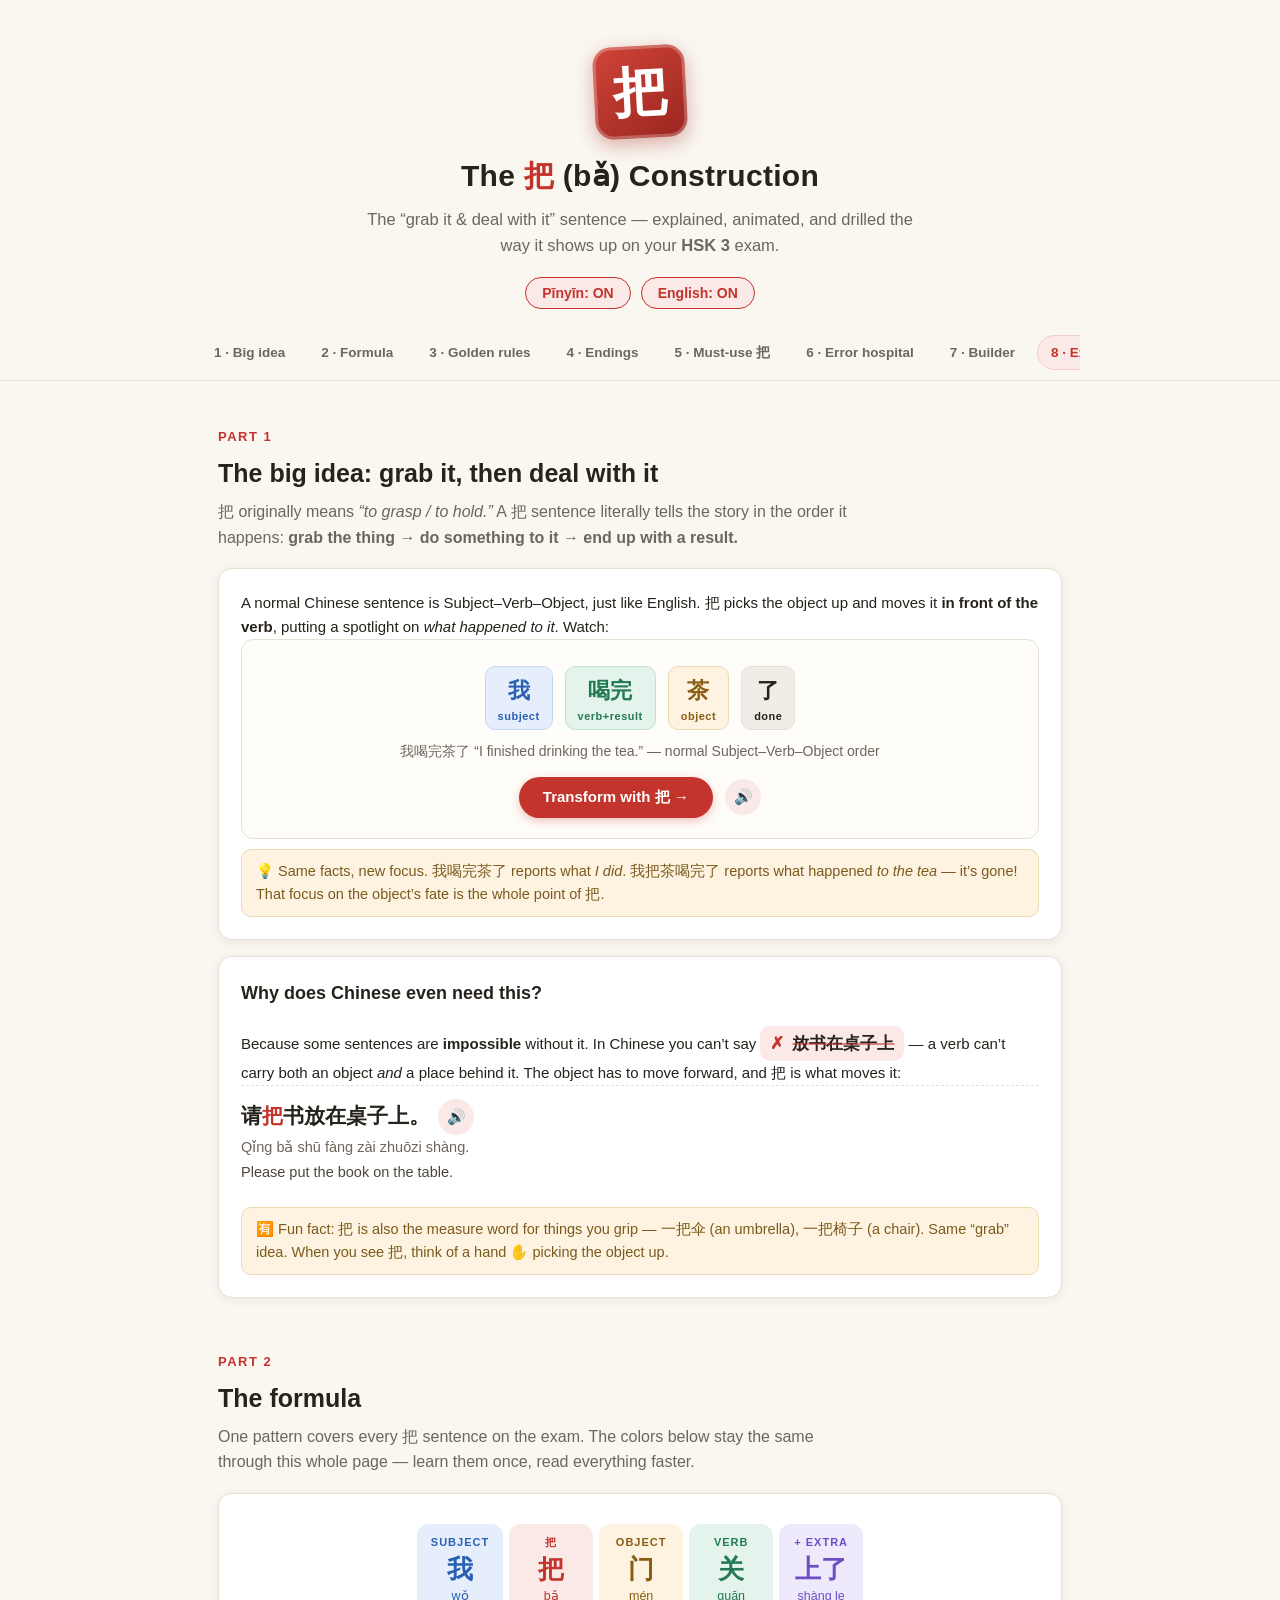
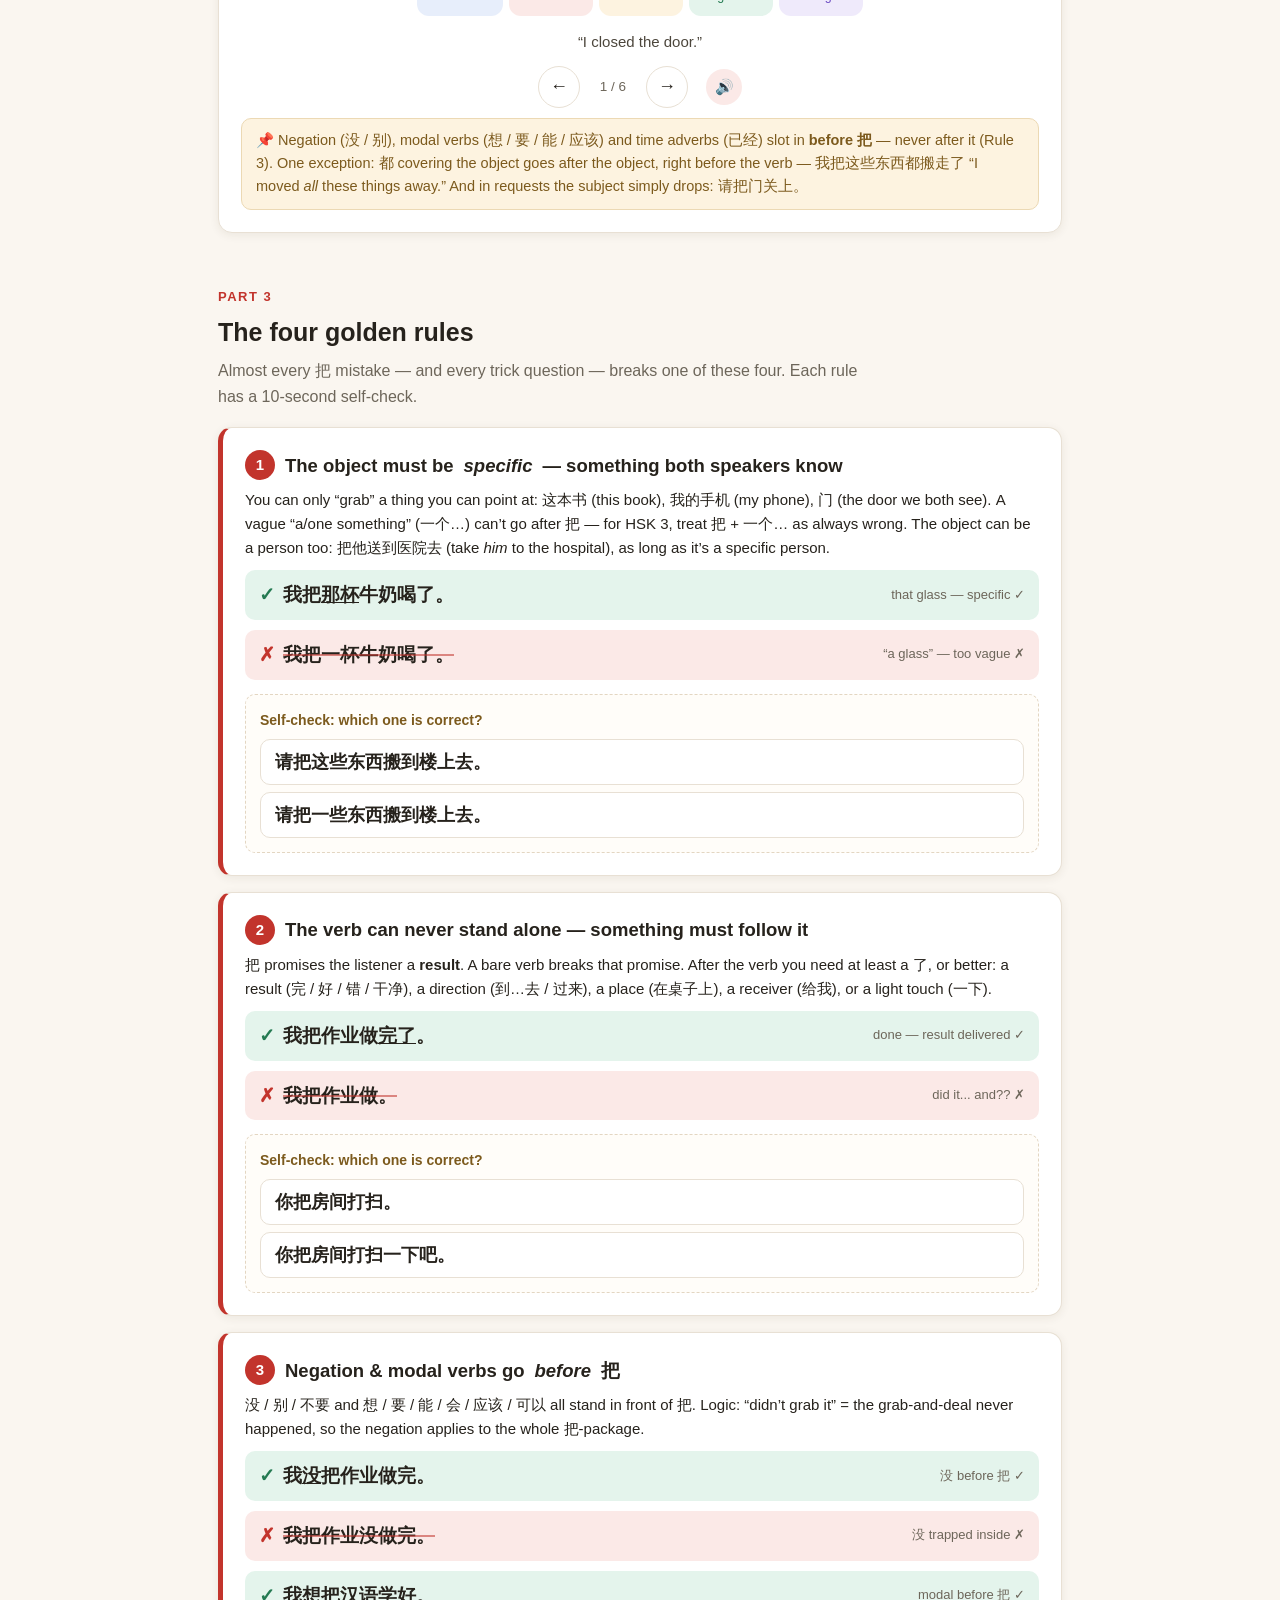
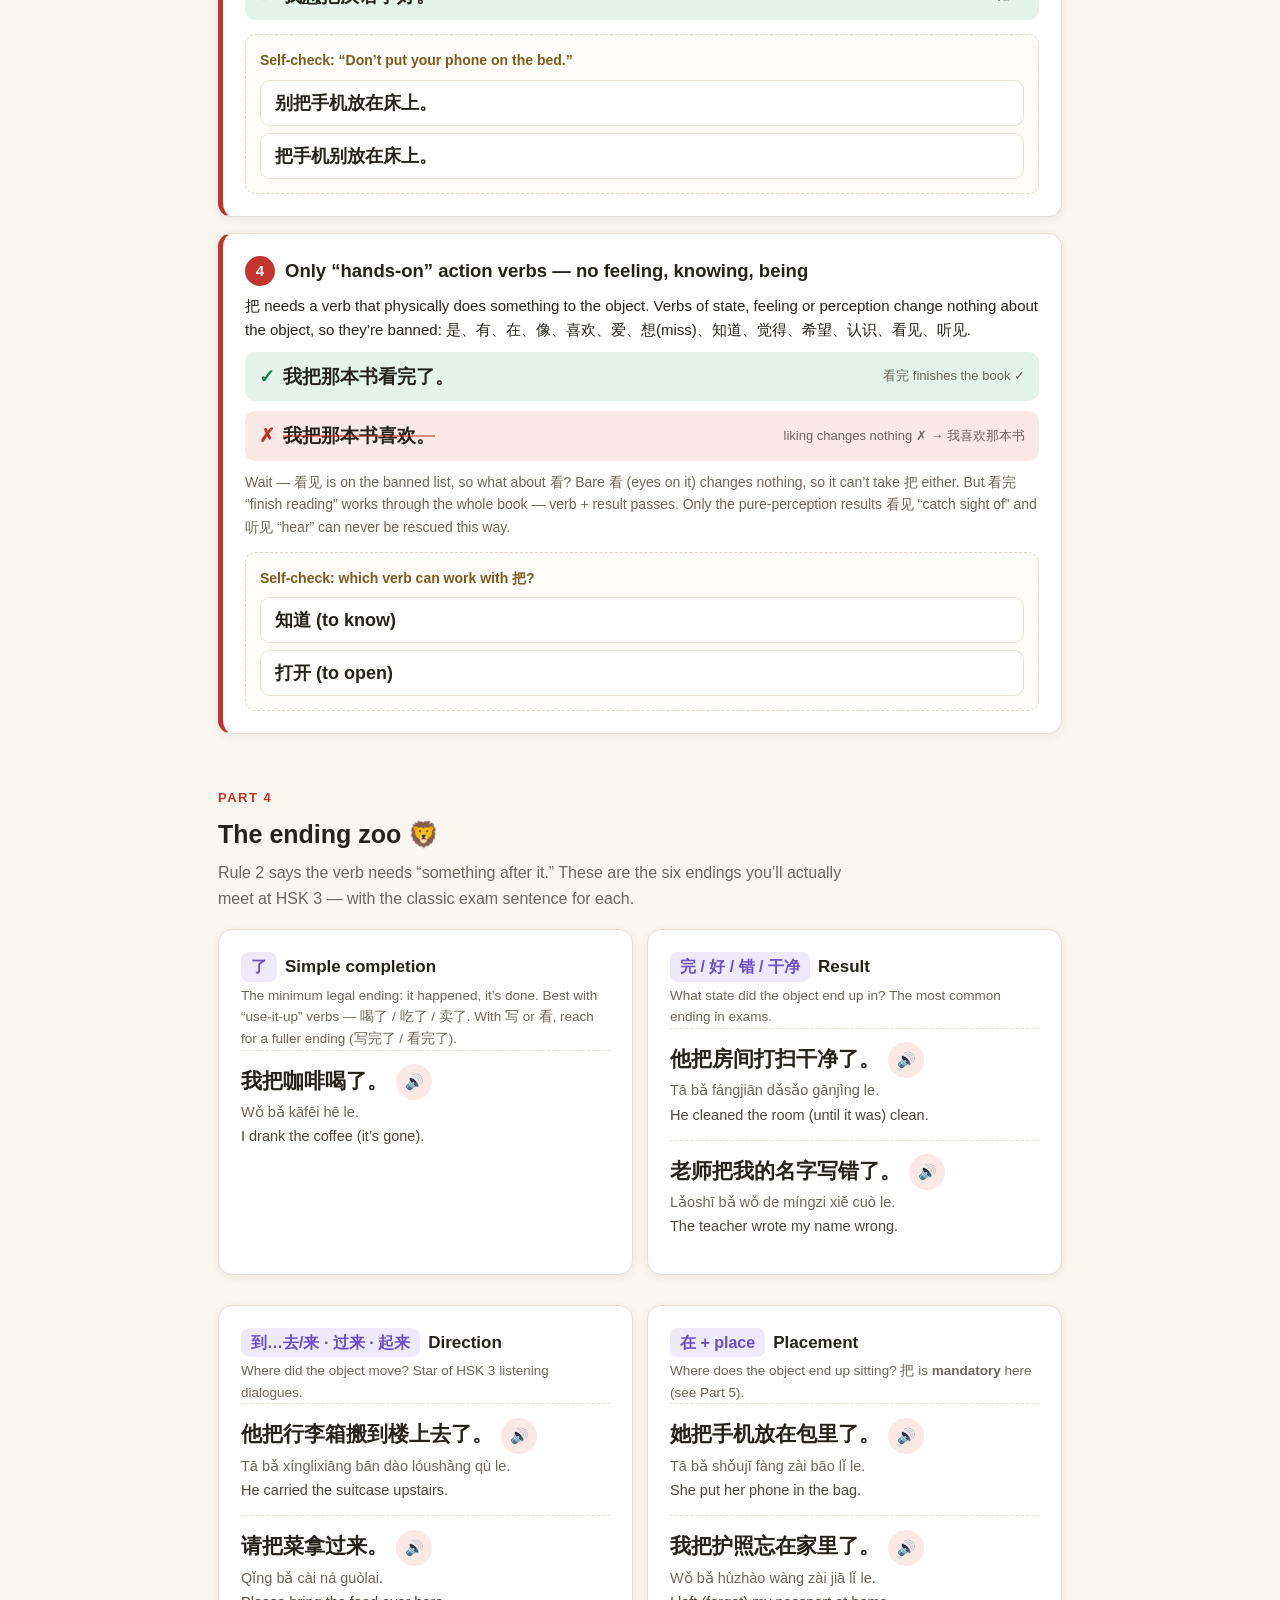
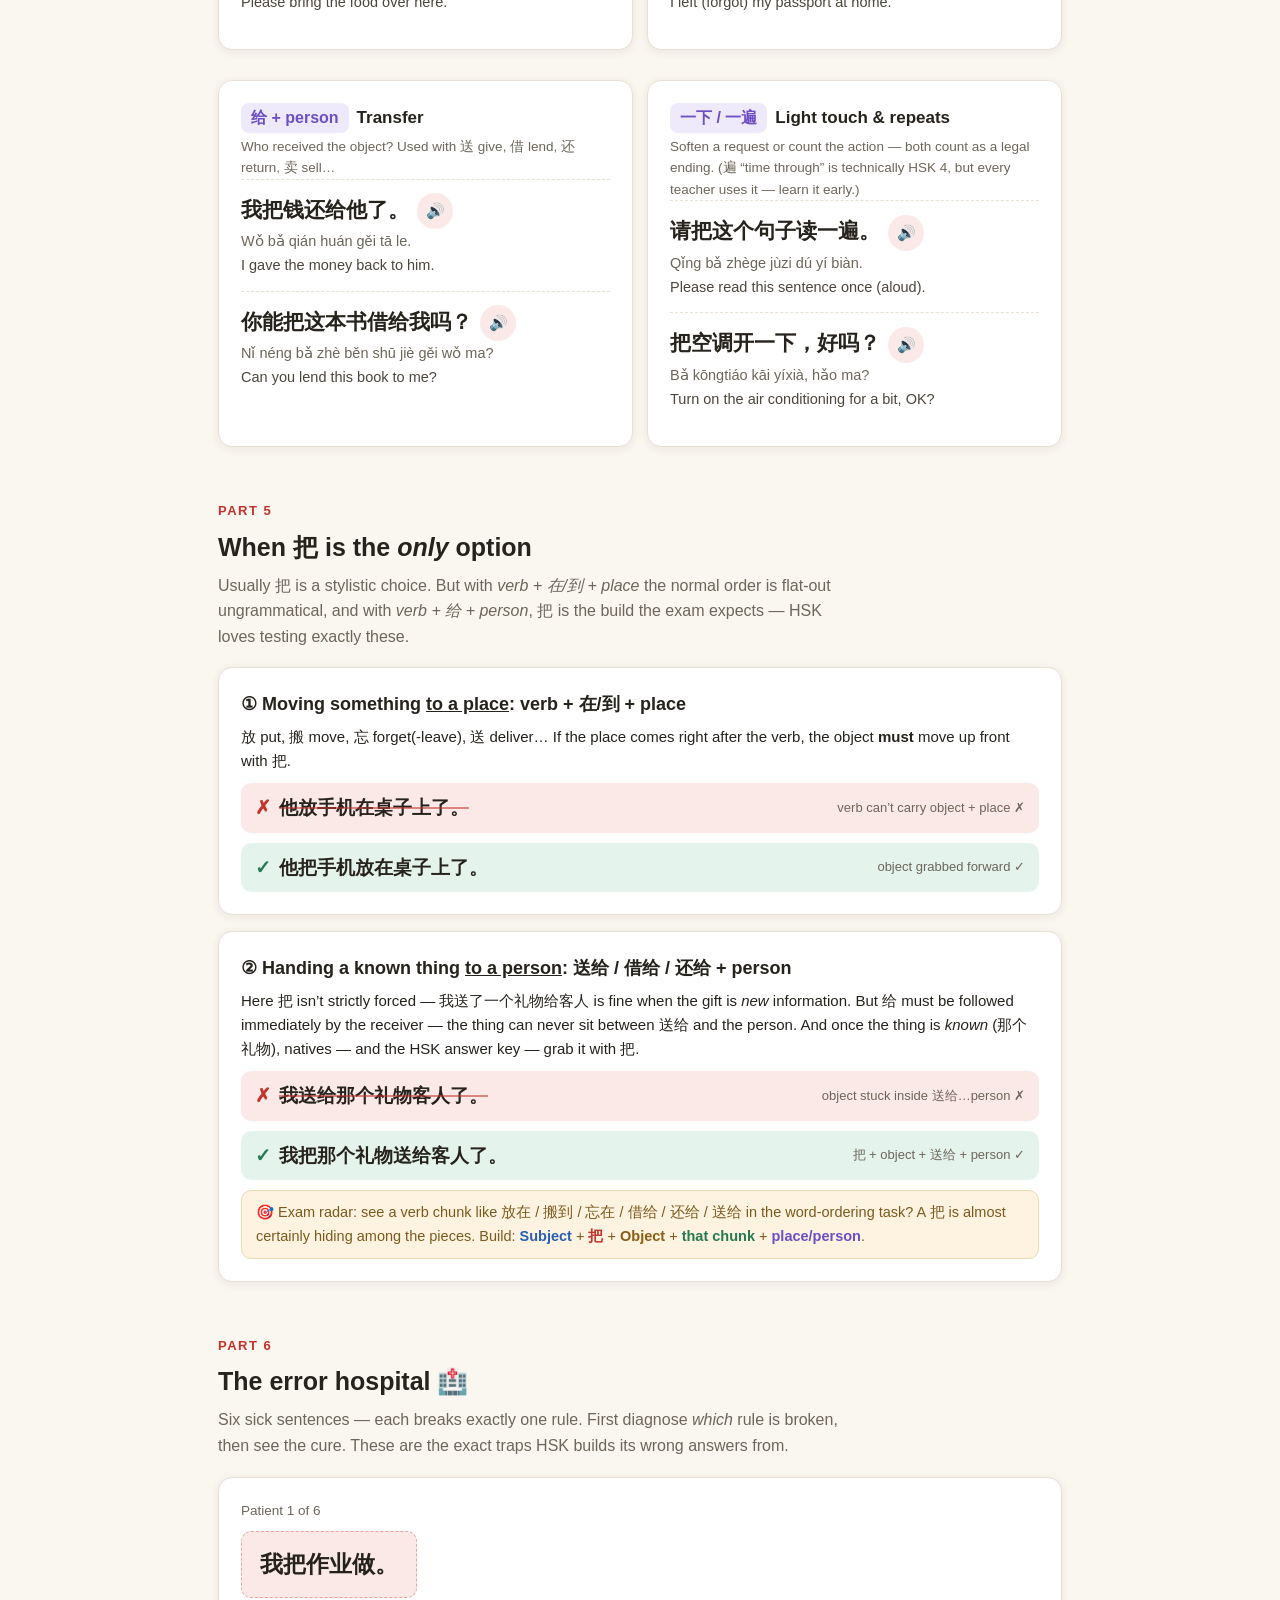
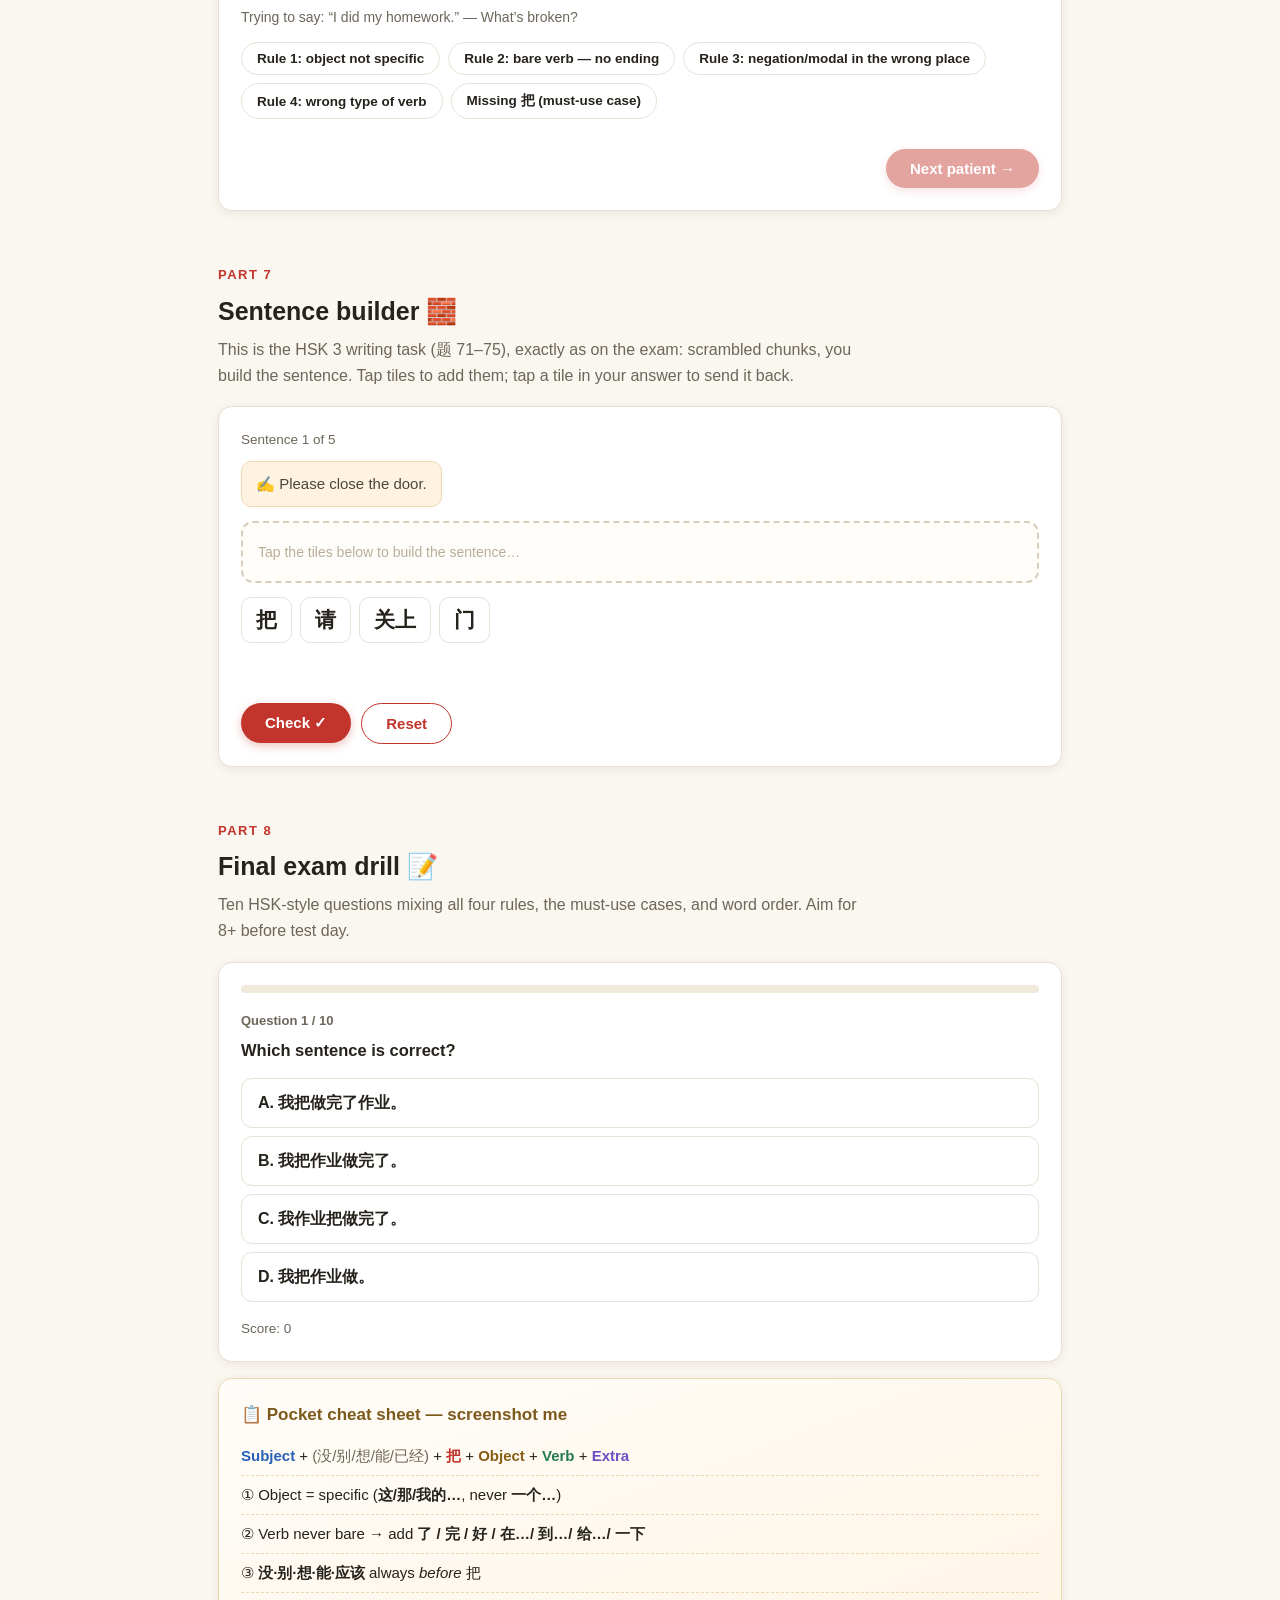
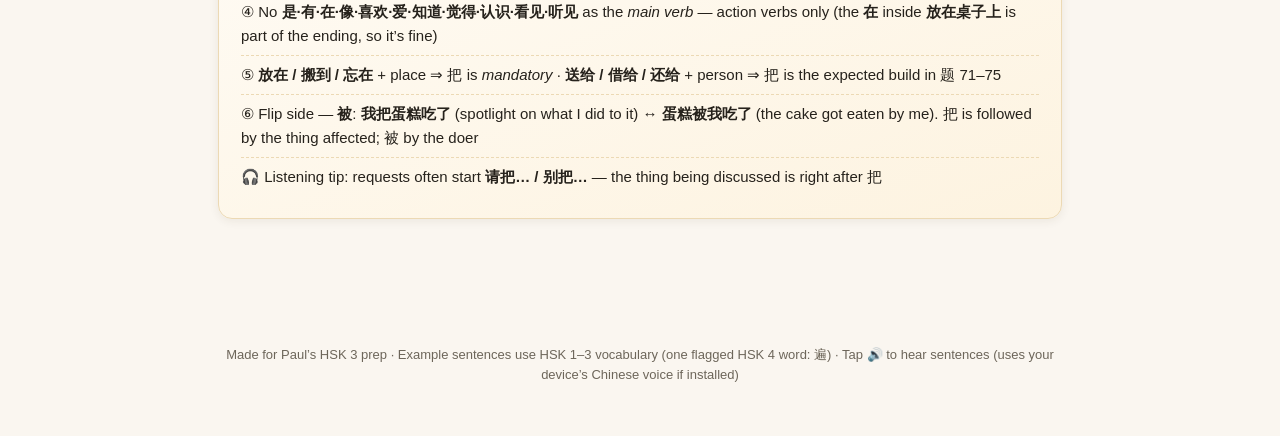
<file: hsk3-ba/index.html>
<!DOCTYPE html>
<html lang="en">
<head>
<meta charset="UTF-8">
<meta name="viewport" content="width=device-width, initial-scale=1.0">
<title>把 bǎ — The Grab-and-Do Structure · HSK 3</title>
<style>
  :root{
    --paper:#faf6f0; --card:#ffffff; --ink:#26221c; --muted:#6d665a;
    --red:#c2342c; --red-soft:#fbe9e7; --red-deep:#9a2620;
    --gold:#8a5d14; --gold-soft:#fdf3e0;
    --blue:#2860b4; --blue-soft:#e7eefb;
    --green:#247a52; --green-soft:#e4f4ec;
    --purple:#6d4ec4; --purple-soft:#efeafb;
    --line:#e8e0d4; --shadow:0 2px 10px rgba(60,45,25,.08);
    --radius:14px;
    --hanzi:"PingFang SC","Hiragino Sans GB","Noto Sans SC","Microsoft YaHei",sans-serif;
  }
  *{box-sizing:border-box;margin:0;padding:0}
  html{scroll-behavior:smooth}
  body{
    background:var(--paper); color:var(--ink);
    font-family:-apple-system,BlinkMacSystemFont,"Segoe UI",Roboto,"Helvetica Neue",Arial,var(--hanzi);
    line-height:1.6;
  }
  .zh{font-family:var(--hanzi)}
  main{max-width:880px;margin:0 auto;padding:0 18px 80px}

  /* ---------- header ---------- */
  header{
    text-align:center; padding:46px 18px 16px; max-width:880px; margin:0 auto;
  }
  .seal{
    display:inline-flex;align-items:center;justify-content:center;
    width:92px;height:92px;border-radius:18px;
    background:linear-gradient(145deg,#d04438,#9a2620);
    color:#fff;font-size:54px;font-family:var(--hanzi);font-weight:700;
    box-shadow:0 6px 18px rgba(154,38,32,.35), inset 0 0 0 3px rgba(255,255,255,.25);
    transform:rotate(-3deg); margin-bottom:14px; user-select:none;
  }
  header h1{font-size:30px;letter-spacing:.3px}
  header .sub{color:var(--muted);font-size:16.5px;max-width:560px;margin:6px auto 0}
  .toggles{display:flex;gap:10px;justify-content:center;margin-top:18px;flex-wrap:wrap}
  .toggle{
    border:1.5px solid var(--line);background:var(--card);color:var(--muted);
    border-radius:999px;padding:7px 16px;font-size:14px;cursor:pointer;
    transition:all .2s; font-weight:600;
  }
  .toggle.on{border-color:var(--red);color:var(--red);background:var(--red-soft)}
  .toggle:focus-visible{outline:2px solid var(--red);outline-offset:2px}

  /* ---------- nav ---------- */
  nav{
    position:sticky;top:0;z-index:50;background:rgba(250,246,240,.92);
    -webkit-backdrop-filter:blur(8px);backdrop-filter:blur(8px);border-bottom:1px solid var(--line);
    padding:10px 12px;margin-bottom:8px;
  }
  .nav-inner{max-width:880px;margin:0 auto;display:flex;gap:8px;overflow-x:auto;scrollbar-width:none}
  .nav-inner::-webkit-scrollbar{display:none}
  nav a{
    flex:0 0 auto;text-decoration:none;color:var(--muted);font-size:13.5px;font-weight:600;
    padding:6px 13px;border-radius:999px;border:1px solid transparent;white-space:nowrap;
  }
  nav a.active{color:var(--red);background:var(--red-soft);border-color:#f3cdc8}

  /* ---------- sections / cards ---------- */
  section{padding-top:34px;scroll-margin-top:62px}
  .kicker{color:var(--red);font-weight:700;font-size:13px;text-transform:uppercase;letter-spacing:1.5px}
  section>h2{font-size:25px;margin:4px 0 6px}
  .lede{color:var(--muted);max-width:640px;margin-bottom:18px;font-size:16px}
  .card{
    background:var(--card);border:1px solid var(--line);border-radius:var(--radius);
    box-shadow:var(--shadow);padding:22px;margin-bottom:16px;
  }
  .pill-note{
    display:inline-block;background:var(--gold-soft);border:1px solid #ecd9b4;color:#7c5a1d;
    border-radius:10px;padding:10px 14px;font-size:14.5px;margin-top:10px;
  }

  /* ---------- color-coded chips ---------- */
  .chip{
    display:inline-block;border-radius:10px;padding:6px 12px;margin:3px;
    font-family:var(--hanzi);font-size:22px;font-weight:600;border:1.5px solid transparent;
  }
  .chip small{display:block;font-size:11px;font-weight:600;letter-spacing:.5px;font-family:inherit;line-height:1.2;margin-top:1px}
  .c-subj{background:var(--blue-soft);color:var(--blue);border-color:#c4d6f3}
  .c-ba{background:var(--red-soft);color:var(--red);border-color:#f0c5c0}
  .c-obj{background:var(--gold-soft);color:var(--gold);border-color:#ecd9b4}
  .c-verb{background:var(--green-soft);color:var(--green);border-color:#bfe3cf}
  .c-extra{background:var(--purple-soft);color:var(--purple);border-color:#d8ccf4}
  .c-plain{background:#f1ede6;color:var(--ink);border-color:var(--line)}

  /* ---------- example sentence rows ---------- */
  .ex{padding:13px 0;border-top:1px dashed var(--line)}
  .ex:first-child{border-top:none}
  .ex .zh-line{font-family:var(--hanzi);font-size:21px;font-weight:600}
  .ex .py{color:var(--muted);font-size:14.5px;margin-top:1px}
  .ex .en{color:#4c463c;font-size:14.5px;margin-top:1px}
  body.hide-py .py{display:none}
  body.hide-en .en{display:none}
  body.hide-py .vpy{visibility:hidden}
  body.hide-en #mFull{visibility:hidden}
  .speak{
    border:none;background:var(--red-soft);color:var(--red);cursor:pointer;
    width:36px;height:36px;border-radius:50%;font-size:15px;vertical-align:middle;
    margin-left:8px;transition:transform .15s;
  }
  .speak:hover{transform:scale(1.12)}
  .speak:focus-visible{outline:2px solid var(--red);outline-offset:2px}

  /* ---------- transform animation stage ---------- */
  .stage{
    position:relative;background:#fffdf9;border:1px solid var(--line);border-radius:12px;
    padding:26px 18px 20px;text-align:center;overflow:hidden;
  }
  .stage-row{position:relative;height:64px;display:flex;justify-content:center;align-items:center;gap:6px}
  .stage .chip{transition:transform .9s cubic-bezier(.5,.1,.25,1.2), opacity .6s}
  .stage-cap{color:var(--muted);font-size:14px;margin-top:10px;min-height:22px}
  .btn{
    display:inline-block;border:none;background:var(--red);color:#fff;font-weight:700;
    font-size:15px;padding:11px 24px;border-radius:999px;cursor:pointer;margin-top:14px;
    box-shadow:0 3px 10px rgba(194,52,44,.3);transition:all .2s;
  }
  .btn:hover{background:var(--red-deep);transform:translateY(-1px)}
  .btn:focus-visible{outline:2px solid var(--red-deep);outline-offset:2px}
  .btn.secondary{background:var(--card);color:var(--red);border:1.5px solid var(--red);box-shadow:none}
  .btn:disabled{opacity:.45;cursor:default;transform:none}

  /* ---------- formula machine ---------- */
  .machine{text-align:center}
  .machine-row{display:flex;flex-wrap:wrap;justify-content:center;align-items:stretch;gap:6px;margin:8px 0 2px}
  .slot{border-radius:12px;padding:10px 14px;min-width:84px;transition:background .3s}
  .slot .role{font-size:11px;font-weight:700;text-transform:uppercase;letter-spacing:1px;margin-bottom:2px}
  .slot .val{font-family:var(--hanzi);font-size:26px;font-weight:700;line-height:1.25}
  .slot .vpy{font-size:12.5px}
  .s-subj{background:var(--blue-soft);color:var(--blue)}
  .s-ba{background:var(--red-soft);color:var(--red)}
  .s-obj{background:var(--gold-soft);color:var(--gold)}
  .s-verb{background:var(--green-soft);color:var(--green)}
  .s-extra{background:var(--purple-soft);color:var(--purple)}
  .machine .full{margin-top:14px;font-size:15px;color:#4c463c;min-height:24px}
  .machine-controls{margin-top:12px;display:flex;gap:10px;justify-content:center;align-items:center}
  .arrow{
    border:1.5px solid var(--line);background:var(--card);width:42px;height:42px;border-radius:50%;
    font-size:18px;cursor:pointer;color:var(--ink);transition:all .15s;
  }
  .arrow:hover{border-color:var(--red);color:var(--red)}
  .count{color:var(--muted);font-size:13.5px;min-width:46px}

  /* ---------- rule cards ---------- */
  .rule{border-left:5px solid var(--red);}
  .rule h3{font-size:18.5px;display:flex;align-items:center;gap:10px}
  .rule .num{
    flex:0 0 auto;display:inline-flex;align-items:center;justify-content:center;
    width:30px;height:30px;border-radius:50%;background:var(--red);color:#fff;font-size:15px;
  }
  .rule p{margin-top:8px;font-size:15px}
  .good,.bad{
    display:flex;flex-wrap:wrap;align-items:baseline;gap:8px;margin-top:10px;padding:10px 14px;border-radius:10px;
    font-family:var(--hanzi);font-size:18.5px;font-weight:600;
  }
  .good{background:var(--green-soft)} .bad{background:var(--red-soft)}
  .good::before{content:"✓";color:var(--green);font-weight:800;font-family:inherit}
  .bad::before{content:"✗";color:var(--red);font-weight:800;font-family:inherit}
  .bad s,.bad .strike{text-decoration:line-through;text-decoration-color:rgba(194,52,44,.55);text-decoration-thickness:2px}
  .gb-note{font-size:13px;color:var(--muted);font-family:-apple-system,BlinkMacSystemFont,"Segoe UI",Roboto,sans-serif;font-weight:500;margin-left:auto;align-self:center}

  /* mini try-it quizzes inside rules */
  .tryit{margin-top:14px;background:#fffdf9;border:1px dashed #e3d6c2;border-radius:10px;padding:14px}
  .tryit .q{font-size:14px;font-weight:700;color:#7c5a1d;margin-bottom:8px}
  .tryit .opt{
    display:block;width:100%;text-align:left;margin-top:7px;padding:10px 14px;border-radius:10px;
    border:1.5px solid var(--line);background:var(--card);cursor:pointer;
    font-family:var(--hanzi);font-size:18px;font-weight:600;color:var(--ink);transition:all .15s;
  }
  .tryit .opt:hover{border-color:var(--gold)}
  .tryit .opt.right{border-color:var(--green);background:var(--green-soft)}
  .tryit .opt.wrong{border-color:var(--red);background:var(--red-soft);animation:shake .35s}
  .tryit .expl{display:none;margin-top:10px;font-size:14px;color:#4c463c}
  .tryit .expl.show{display:block}
  @keyframes shake{0%,100%{transform:translateX(0)}25%{transform:translateX(-5px)}75%{transform:translateX(5px)}}

  /* ---------- endings gallery ---------- */
  .grid2{display:grid;grid-template-columns:1fr 1fr;gap:14px}
  @media(max-width:640px){.grid2{grid-template-columns:1fr}}
  .end-card h3{font-size:17px;display:flex;gap:8px;align-items:center}
  .end-card h3 .tag{
    font-family:var(--hanzi);background:var(--purple-soft);color:var(--purple);
    border-radius:8px;padding:2px 10px;font-size:16px;
  }
  .end-card .why{font-size:13.5px;color:var(--muted);margin-top:3px}

  /* ---------- hospital ---------- */
  .patient{position:relative}
  .patient .sick{
    font-family:var(--hanzi);font-size:23px;font-weight:700;background:var(--red-soft);
    border:1.5px dashed #eaa49d;border-radius:10px;padding:14px 18px;display:inline-block;max-width:100%;
  }
  .diagnosis{margin-top:14px;display:flex;flex-wrap:wrap;gap:8px}
  .diag-btn{
    border:1.5px solid var(--line);background:var(--card);border-radius:999px;
    padding:8px 15px;font-size:13.5px;font-weight:600;cursor:pointer;color:var(--ink);transition:all .15s;
  }
  .diag-btn:hover{border-color:var(--gold)}
  .diag-btn.right{border-color:var(--green);background:var(--green-soft);color:var(--green)}
  .diag-btn.wrong{border-color:var(--red);background:var(--red-soft);color:var(--red);animation:shake .35s}
  .cure{display:none;margin-top:14px;border-top:1px dashed var(--line);padding-top:12px}
  .cure.show{display:block;animation:fadein .4s}
  @keyframes fadein{from{opacity:0;transform:translateY(6px)}to{opacity:1;transform:none}}
  .hosp-nav{display:flex;justify-content:space-between;align-items:center;margin-top:16px}
  .hosp-count{color:var(--muted);font-size:13.5px}

  /* ---------- builder ---------- */
  .build-target{font-size:15px;color:#4c463c;background:var(--gold-soft);border:1px solid #ecd9b4;border-radius:10px;padding:10px 14px;display:inline-block}
  .answer-line{
    min-height:62px;border:2px dashed #d8cdbb;border-radius:12px;margin-top:14px;
    padding:9px;display:flex;flex-wrap:wrap;align-items:center;gap:6px;background:#fffdf9;
  }
  .answer-line.correct{border-color:var(--green);background:var(--green-soft)}
  .answer-line.incorrect{border-color:var(--red);animation:shake .35s}
  .tile{
    border:1.5px solid var(--line);background:var(--card);border-radius:10px;
    font-family:var(--hanzi);font-size:21px;font-weight:600;padding:8px 14px;cursor:pointer;
    transition:all .15s;color:var(--ink);
  }
  .tile:hover{border-color:var(--gold);transform:translateY(-2px)}
  .tile.used{opacity:.25;pointer-events:none}
  .tile.in-answer:hover{border-color:var(--red);background:var(--red-soft)}
  .tile-tray{margin-top:14px;display:flex;flex-wrap:wrap;gap:8px}
  .build-controls{margin-top:14px;display:flex;gap:10px;flex-wrap:wrap;align-items:center}
  .build-fb{font-size:14.5px;min-height:22px;margin-top:10px;font-weight:600}
  .build-fb.ok{color:var(--green)} .build-fb.no{color:var(--red)}

  /* ---------- quiz ---------- */
  .quiz-progress{height:8px;background:#efe8db;border-radius:99px;overflow:hidden;margin-bottom:18px}
  .quiz-progress>div{height:100%;width:0;background:linear-gradient(90deg,var(--red),var(--gold));transition:width .4s}
  .q-text{font-size:16.5px;font-weight:700}
  .q-zh{font-family:var(--hanzi);font-size:23px;font-weight:700;margin-top:10px}
  .q-opts{margin-top:14px}
  .q-opt{
    display:block;width:100%;text-align:left;margin-top:8px;padding:12px 16px;border-radius:11px;
    border:1.5px solid var(--line);background:var(--card);cursor:pointer;font-size:16px;
    font-family:var(--hanzi);font-weight:600;color:var(--ink);transition:all .15s;line-height:1.5;
  }
  .q-opt:hover{border-color:var(--gold)}
  .q-opt.right{border-color:var(--green);background:var(--green-soft)}
  .q-opt.wrong{border-color:var(--red);background:var(--red-soft)}
  .q-opt:disabled{cursor:default}
  .q-expl{display:none;margin-top:12px;background:var(--gold-soft);border:1px solid #ecd9b4;border-radius:10px;padding:12px 15px;font-size:14.5px}
  .q-expl.show{display:block;animation:fadein .4s}
  .q-foot{display:flex;justify-content:space-between;align-items:center;margin-top:16px}
  .score-big{font-size:42px;font-weight:800;color:var(--red)}

  /* ---------- cheat sheet ---------- */
  .cheat{background:linear-gradient(160deg,#fffdf9,#fdf3e0);border:1.5px solid #ecd9b4}
  .cheat h3{font-size:17px;color:#7c5a1d;margin-bottom:8px}
  .cheat ul{list-style:none}
  .cheat li{padding:7px 0;border-top:1px dashed #ecd9b4;font-size:15px}
  .cheat li:first-child{border-top:none}
  .cheat .zh{font-weight:700}

  footer{text-align:center;color:var(--muted);font-size:13px;padding:30px 18px 50px;max-width:880px;margin:0 auto}
  #quizCard{scroll-margin-top:62px}
  .arrow:focus-visible,.diag-btn:focus-visible,.tryit .opt:focus-visible,.q-opt:focus-visible,
  .tile:focus-visible,nav a:focus-visible{outline:2px solid var(--red);outline-offset:2px}
  @media (prefers-reduced-motion:reduce){
    html{scroll-behavior:auto}
    .stage .chip{transition:none}
    .tryit .opt.wrong,.diag-btn.wrong,.answer-line.incorrect{animation:none}
  }
</style>
</head>
<body>

<header>
  <div class="seal zh" aria-hidden="true">把</div>
  <h1>The <span class="zh" style="color:var(--red)">把</span> (bǎ) Construction</h1>
  <p class="sub">The “grab it &amp; deal with it” sentence — explained, animated, and drilled the way it shows up on your <strong>HSK 3</strong> exam.</p>
  <div class="toggles">
    <button class="toggle on" id="togglePy" aria-pressed="true">Pīnyīn: ON</button>
    <button class="toggle on" id="toggleEn" aria-pressed="true">English: ON</button>
  </div>
</header>

<nav aria-label="Sections">
  <div class="nav-inner">
    <a href="#idea" class="active">1 · Big idea</a>
    <a href="#formula">2 · Formula</a>
    <a href="#rules">3 · Golden rules</a>
    <a href="#endings">4 · Endings</a>
    <a href="#must">5 · Must-use 把</a>
    <a href="#hospital">6 · Error hospital</a>
    <a href="#builder">7 · Builder</a>
    <a href="#quiz">8 · Exam quiz</a>
  </div>
</nav>

<main>
<!-- ============ 1 · BIG IDEA ============ -->
<section id="idea">
  <span class="kicker">Part 1</span>
  <h2>The big idea: grab it, then deal with it</h2>
  <p class="lede">把 originally means <em>“to grasp / to hold.”</em> A 把 sentence literally tells the story in the order it happens: <strong>grab the thing → do something to it → end up with a result.</strong></p>

  <div class="card">
    <p style="font-size:15px">A normal Chinese sentence is Subject–Verb–Object, just like English. 把 picks the object up and moves it <strong>in front of the verb</strong>, putting a spotlight on <em>what happened to it</em>. Watch:</p>
    <div class="stage" id="stage">
      <div class="stage-row" id="stageRow"></div>
      <div class="stage-cap" id="stageCap" role="status">我喝完茶了 “I finished drinking the tea.” — normal Subject–Verb–Object order</div>
      <button class="btn" id="transformBtn">Transform with 把 →</button>
      <button class="speak" id="stageSpeak" data-say="我喝完茶了" title="Listen">🔊</button>
    </div>
    <p class="pill-note">💡 Same facts, new focus. <span class="zh">我喝完茶了</span> reports what <em>I did</em>. <span class="zh">我把茶喝完了</span> reports what happened <em>to the tea</em> — it’s gone! That focus on the object’s fate is the whole point of 把.</p>
  </div>

  <div class="card">
    <h3 style="font-size:18px">Why does Chinese even need this?</h3>
    <p style="margin-top:8px;font-size:15px">Because some sentences are <strong>impossible</strong> without it. In Chinese you can’t say <span class="bad" style="display:inline-flex;padding:4px 10px;font-size:17px"><s>放书在桌子上</s></span> — a verb can’t carry both an object <em>and</em> a place behind it. The object has to move forward, and 把 is what moves it:</p>
    <div class="ex">
      <div class="zh-line">请<span style="color:var(--red)">把</span>书放在桌子上。<button class="speak" data-say="请把书放在桌子上" title="Listen">🔊</button></div>
      <div class="py">Qǐng bǎ shū fàng zài zhuōzi shàng.</div>
      <div class="en">Please put the book on the table.</div>
    </div>
    <p class="pill-note">🈶 Fun fact: 把 is also the measure word for things you grip — <span class="zh">一把伞</span> (an umbrella), <span class="zh">一把椅子</span> (a chair). Same “grab” idea. When you see 把, think of a hand ✋ picking the object up.</p>
  </div>
</section>

<!-- ============ 2 · FORMULA ============ -->
<section id="formula">
  <span class="kicker">Part 2</span>
  <h2>The formula</h2>
  <p class="lede">One pattern covers every 把 sentence on the exam. The colors below stay the same through this whole page — learn them once, read everything faster.</p>

  <div class="card machine">
    <div class="machine-row" id="machineRow">
      <div class="slot s-subj"><div class="role">Subject</div><div class="val zh" id="mSubj">我</div><div class="vpy" id="mSubjPy">wǒ</div></div>
      <div class="slot s-ba"><div class="role">把</div><div class="val zh">把</div><div class="vpy">bǎ</div></div>
      <div class="slot s-obj"><div class="role">Object</div><div class="val zh" id="mObj">门</div><div class="vpy" id="mObjPy">mén</div></div>
      <div class="slot s-verb"><div class="role">Verb</div><div class="val zh" id="mVerb">关</div><div class="vpy" id="mVerbPy">guān</div></div>
      <div class="slot s-extra"><div class="role">+ Extra</div><div class="val zh" id="mExtra">上了</div><div class="vpy" id="mExtraPy">shàng le</div></div>
    </div>
    <div class="full" id="mFull">“I closed the door.”</div>
    <div class="machine-controls">
      <button class="arrow" id="mPrev" aria-label="Previous example">←</button>
      <span class="count" id="mCount">1 / 6</span>
      <button class="arrow" id="mNext" aria-label="Next example">→</button>
      <button class="speak" id="mSpeak" title="Listen">🔊</button>
    </div>
    <p class="pill-note" style="text-align:left">📌 Negation (<span class="zh">没 / 别</span>), modal verbs (<span class="zh">想 / 要 / 能 / 应该</span>) and time adverbs (<span class="zh">已经</span>) slot in <strong>before 把</strong> — never after it (Rule 3). One exception: <span class="zh">都</span> covering the object goes after the object, right before the verb — <span class="zh">我把这些东西都搬走了</span> “I moved <em>all</em> these things away.” And in requests the subject simply drops: <span class="zh">请把门关上。</span></p>
  </div>
</section>

<!-- ============ 3 · GOLDEN RULES ============ -->
<section id="rules">
  <span class="kicker">Part 3</span>
  <h2>The four golden rules</h2>
  <p class="lede">Almost every 把 mistake — and every trick question — breaks one of these four. Each rule has a 10-second self-check.</p>

  <div class="card rule">
    <h3><span class="num">1</span>The object must be <em>specific</em> — something both speakers know</h3>
    <p>You can only “grab” a thing you can point at: <span class="zh">这本书</span> (this book), <span class="zh">我的手机</span> (my phone), <span class="zh">门</span> (the door we both see). A vague “a/one something” (<span class="zh">一个…</span>) can’t go after 把 — for HSK 3, treat <span class="zh">把 + 一个…</span> as always wrong. The object can be a person too: <span class="zh">把他送到医院去</span> (take <em>him</em> to the hospital), as long as it’s a specific person.</p>
    <div class="good"><span>我把<u>那杯</u>牛奶喝了。</span><span class="gb-note">that glass — specific ✓</span></div>
    <div class="bad"><span><s>我把一杯牛奶喝了。</s></span><span class="gb-note">“a glass” — too vague ✗</span></div>
    <div class="tryit" data-answer="0">
      <div class="q">Self-check: which one is correct?</div>
      <button class="opt">请把这些东西搬到楼上去。</button>
      <button class="opt">请把一些东西搬到楼上去。</button>
      <div class="expl">✓ <span class="zh">这些东西</span> “these things” is specific; <span class="zh">一些东西</span> “some things” is not — so it can’t be grabbed by 把.</div>
    </div>
  </div>

  <div class="card rule">
    <h3><span class="num">2</span>The verb can never stand alone — something must follow it</h3>
    <p>把 promises the listener a <strong>result</strong>. A bare verb breaks that promise. After the verb you need at least a 了, or better: a result (<span class="zh">完 / 好 / 错 / 干净</span>), a direction (<span class="zh">到…去 / 过来</span>), a place (<span class="zh">在桌子上</span>), a receiver (<span class="zh">给我</span>), or a light touch (<span class="zh">一下</span>).</p>
    <div class="good"><span>我把作业做<u>完了</u>。</span><span class="gb-note">done — result delivered ✓</span></div>
    <div class="bad"><span><s>我把作业做。</s></span><span class="gb-note">did it... and?? ✗</span></div>
    <div class="tryit" data-answer="1">
      <div class="q">Self-check: which one is correct?</div>
      <button class="opt">你把房间打扫。</button>
      <button class="opt">你把房间打扫一下吧。</button>
      <div class="expl">✓ <span class="zh">一下</span> “a bit” counts as the extra after the verb. A bare <span class="zh">打扫</span> leaves the sentence hanging.</div>
    </div>
  </div>

  <div class="card rule">
    <h3><span class="num">3</span>Negation &amp; modal verbs go <em>before</em> 把</h3>
    <p><span class="zh">没 / 别 / 不要</span> and <span class="zh">想 / 要 / 能 / 会 / 应该 / 可以</span> all stand in front of 把. Logic: “didn’t grab it” = the grab-and-deal never happened, so the negation applies to the whole 把-package.</p>
    <div class="good"><span>我<u>没</u>把作业做完。</span><span class="gb-note">没 before 把 ✓</span></div>
    <div class="bad"><span><s>我把作业没做完。</s></span><span class="gb-note">没 trapped inside ✗</span></div>
    <div class="good"><span>我<u>想</u>把汉语学好。</span><span class="gb-note">modal before 把 ✓</span></div>
    <div class="tryit" data-answer="0">
      <div class="q">Self-check: “Don’t put your phone on the bed.”</div>
      <button class="opt">别把手机放在床上。</button>
      <button class="opt">把手机别放在床上。</button>
      <div class="expl">✓ <span class="zh">别</span> (don’t) must come before 把, just like 没 and the modals.</div>
    </div>
  </div>

  <div class="card rule">
    <h3><span class="num">4</span>Only “hands-on” action verbs — no feeling, knowing, being</h3>
    <p>把 needs a verb that physically does something to the object. Verbs of state, feeling or perception change nothing about the object, so they’re banned: <span class="zh">是、有、在、像、喜欢、爱、想(miss)、知道、觉得、希望、认识、看见、听见</span>.</p>
    <div class="good"><span>我把那本书看完了。</span><span class="gb-note">看完 finishes the book ✓</span></div>
    <div class="bad"><span><s>我把那本书喜欢。</s></span><span class="gb-note">liking changes nothing ✗ → 我喜欢那本书</span></div>
    <p style="margin-top:10px;font-size:14px;color:var(--muted)">Wait — <span class="zh">看见</span> is on the banned list, so what about <span class="zh">看</span>? Bare <span class="zh">看</span> (eyes on it) changes nothing, so it can’t take 把 either. But <span class="zh">看完</span> “finish reading” works through the whole book — verb + result passes. Only the pure-perception results <span class="zh">看见</span> “catch sight of” and <span class="zh">听见</span> “hear” can never be rescued this way.</p>
    <div class="tryit" data-answer="1">
      <div class="q">Self-check: which verb can work with 把?</div>
      <button class="opt">知道 (to know)</button>
      <button class="opt">打开 (to open)</button>
      <div class="expl">✓ You can open a door — that’s hands-on. Knowing something leaves it untouched, so <span class="zh">知道</span> can never follow 把.</div>
    </div>
  </div>
</section>

<!-- ============ 4 · ENDINGS ============ -->
<section id="endings">
  <span class="kicker">Part 4</span>
  <h2>The ending zoo 🦁</h2>
  <p class="lede">Rule 2 says the verb needs “something after it.” These are the six endings you’ll actually meet at HSK 3 — with the classic exam sentence for each.</p>

  <div class="grid2">
    <div class="card end-card">
      <h3><span class="tag">了</span> Simple completion</h3>
      <p class="why">The minimum legal ending: it happened, it’s done. Best with “use-it-up” verbs — 喝了 / 吃了 / 卖了. With 写 or 看, reach for a fuller ending (写完了 / 看完了).</p>
      <div class="ex">
        <div class="zh-line">我把咖啡喝了。<button class="speak" data-say="我把咖啡喝了" title="Listen">🔊</button></div>
        <div class="py">Wǒ bǎ kāfēi hē le.</div>
        <div class="en">I drank the coffee (it’s gone).</div>
      </div>
    </div>

    <div class="card end-card">
      <h3><span class="tag">完 / 好 / 错 / 干净</span> Result</h3>
      <p class="why">What state did the object end up in? The most common ending in exams.</p>
      <div class="ex">
        <div class="zh-line">他把房间打扫干净了。<button class="speak" data-say="他把房间打扫干净了" title="Listen">🔊</button></div>
        <div class="py">Tā bǎ fángjiān dǎsǎo gānjìng le.</div>
        <div class="en">He cleaned the room (until it was) clean.</div>
      </div>
      <div class="ex">
        <div class="zh-line">老师把我的名字写错了。<button class="speak" data-say="老师把我的名字写错了" title="Listen">🔊</button></div>
        <div class="py">Lǎoshī bǎ wǒ de míngzi xiě cuò le.</div>
        <div class="en">The teacher wrote my name wrong.</div>
      </div>
    </div>

    <div class="card end-card">
      <h3><span class="tag">到…去/来 · 过来 · 起来</span> Direction</h3>
      <p class="why">Where did the object move? Star of HSK 3 listening dialogues.</p>
      <div class="ex">
        <div class="zh-line">他把行李箱搬到楼上去了。<button class="speak" data-say="他把行李箱搬到楼上去了" title="Listen">🔊</button></div>
        <div class="py">Tā bǎ xínglixiāng bān dào lóushàng qù le.</div>
        <div class="en">He carried the suitcase upstairs.</div>
      </div>
      <div class="ex">
        <div class="zh-line">请把菜拿过来。<button class="speak" data-say="请把菜拿过来" title="Listen">🔊</button></div>
        <div class="py">Qǐng bǎ cài ná guòlai.</div>
        <div class="en">Please bring the food over here.</div>
      </div>
    </div>

    <div class="card end-card">
      <h3><span class="tag">在 + place</span> Placement</h3>
      <p class="why">Where does the object end up sitting? 把 is <strong>mandatory</strong> here (see Part 5).</p>
      <div class="ex">
        <div class="zh-line">她把手机放在包里了。<button class="speak" data-say="她把手机放在包里了" title="Listen">🔊</button></div>
        <div class="py">Tā bǎ shǒujī fàng zài bāo lǐ le.</div>
        <div class="en">She put her phone in the bag.</div>
      </div>
      <div class="ex">
        <div class="zh-line">我把护照忘在家里了。<button class="speak" data-say="我把护照忘在家里了" title="Listen">🔊</button></div>
        <div class="py">Wǒ bǎ hùzhào wàng zài jiā lǐ le.</div>
        <div class="en">I left (forgot) my passport at home.</div>
      </div>
    </div>

    <div class="card end-card">
      <h3><span class="tag">给 + person</span> Transfer</h3>
      <p class="why">Who received the object? Used with 送 give, 借 lend, 还 return, 卖 sell…</p>
      <div class="ex">
        <div class="zh-line">我把钱还给他了。<button class="speak" data-say="我把钱还给他了" title="Listen">🔊</button></div>
        <div class="py">Wǒ bǎ qián huán gěi tā le.</div>
        <div class="en">I gave the money back to him.</div>
      </div>
      <div class="ex">
        <div class="zh-line">你能把这本书借给我吗？<button class="speak" data-say="你能把这本书借给我吗" title="Listen">🔊</button></div>
        <div class="py">Nǐ néng bǎ zhè běn shū jiè gěi wǒ ma?</div>
        <div class="en">Can you lend this book to me?</div>
      </div>
    </div>

    <div class="card end-card">
      <h3><span class="tag">一下 / 一遍</span> Light touch &amp; repeats</h3>
      <p class="why">Soften a request or count the action — both count as a legal ending. (遍 “time through” is technically HSK 4, but every teacher uses it — learn it early.)</p>
      <div class="ex">
        <div class="zh-line">请把这个句子读一遍。<button class="speak" data-say="请把这个句子读一遍" title="Listen">🔊</button></div>
        <div class="py">Qǐng bǎ zhège jùzi dú yí biàn.</div>
        <div class="en">Please read this sentence once (aloud).</div>
      </div>
      <div class="ex">
        <div class="zh-line">把空调开一下，好吗？<button class="speak" data-say="把空调开一下，好吗" title="Listen">🔊</button></div>
        <div class="py">Bǎ kōngtiáo kāi yíxià, hǎo ma?</div>
        <div class="en">Turn on the air conditioning for a bit, OK?</div>
      </div>
    </div>
  </div>
</section>

<!-- ============ 5 · MUST USE ============ -->
<section id="must">
  <span class="kicker">Part 5</span>
  <h2>When 把 is the <em>only</em> option</h2>
  <p class="lede">Usually 把 is a stylistic choice. But with <em>verb + 在/到 + place</em> the normal order is flat-out ungrammatical, and with <em>verb + 给 + person</em>, 把 is the build the exam expects — HSK loves testing exactly these.</p>

  <div class="card">
    <h3 style="font-size:18px">① Moving something <u>to a place</u>: verb + 在/到 + place</h3>
    <p style="margin-top:6px;font-size:15px">放 put, 搬 move, 忘 forget(-leave), 送 deliver… If the place comes right after the verb, the object <strong>must</strong> move up front with 把.</p>
    <div class="bad"><span><s>他放手机在桌子上了。</s></span><span class="gb-note">verb can’t carry object + place ✗</span></div>
    <div class="good"><span>他把手机放在桌子上了。</span><span class="gb-note">object grabbed forward ✓</span></div>
  </div>

  <div class="card">
    <h3 style="font-size:18px">② Handing a known thing <u>to a person</u>: 送给 / 借给 / 还给 + person</h3>
    <p style="margin-top:6px;font-size:15px">Here 把 isn’t strictly forced — <span class="zh">我送了一个礼物给客人</span> is fine when the gift is <em>new</em> information. But <span class="zh">给</span> must be followed immediately by the receiver — the thing can never sit between <span class="zh">送给</span> and the person. And once the thing is <em>known</em> (<span class="zh">那个礼物</span>), natives — and the HSK answer key — grab it with 把.</p>
    <div class="bad"><span><s>我送给那个礼物客人了。</s></span><span class="gb-note">object stuck inside 送给…person ✗</span></div>
    <div class="good"><span>我把那个礼物送给客人了。</span><span class="gb-note">把 + object + 送给 + person ✓</span></div>
    <p class="pill-note">🎯 Exam radar: see a verb chunk like <span class="zh">放在 / 搬到 / 忘在 / 借给 / 还给 / 送给</span> in the word-ordering task? A 把 is almost certainly hiding among the pieces. Build: <strong style="color:var(--blue)">Subject</strong> + <strong style="color:var(--red)">把</strong> + <strong style="color:var(--gold)">Object</strong> + <strong style="color:var(--green)">that chunk</strong> + <strong style="color:var(--purple)">place/person</strong>.</p>
  </div>
</section>

<!-- ============ 6 · ERROR HOSPITAL ============ -->
<section id="hospital">
  <span class="kicker">Part 6</span>
  <h2>The error hospital 🏥</h2>
  <p class="lede">Six sick sentences — each breaks exactly one rule. First diagnose <em>which</em> rule is broken, then see the cure. These are the exact traps HSK builds its wrong answers from.</p>

  <div class="card patient" id="hospital-card">
    <div class="hosp-count" id="hospCount">Patient 1 of 6</div>
    <div style="margin-top:10px"><span class="sick zh" id="hospSick"></span></div>
    <div style="font-size:14px;color:var(--muted);margin-top:8px" id="hospHint"></div>
    <div class="diagnosis" id="hospDiag"></div>
    <div class="cure" id="hospCure">
      <div style="font-size:13px;font-weight:700;color:var(--green);text-transform:uppercase;letter-spacing:1px">The cure</div>
      <div class="ex">
        <div class="zh-line" id="cureZh"></div>
        <div class="py" id="curePy"></div>
        <div class="en" id="cureEn"></div>
      </div>
      <div style="font-size:14.5px;color:#4c463c" id="cureWhy" role="status"></div>
    </div>
    <div class="hosp-nav">
      <span></span>
      <button class="btn" id="hospNext" disabled>Next patient →</button>
    </div>
  </div>
</section>

<!-- ============ 7 · BUILDER ============ -->
<section id="builder">
  <span class="kicker">Part 7</span>
  <h2>Sentence builder 🧱</h2>
  <p class="lede">This is the HSK 3 writing task (题 71–75), exactly as on the exam: scrambled chunks, you build the sentence. Tap tiles to add them; tap a tile in your answer to send it back.</p>

  <div class="card">
    <div class="hosp-count" id="buildCount">Sentence 1 of 5</div>
    <div style="margin-top:10px"><span class="build-target" id="buildTarget"></span></div>
    <div class="answer-line" id="answerLine"></div>
    <div class="tile-tray" id="tileTray"></div>
    <div class="build-fb" id="buildFb" role="status"></div>
    <div class="build-controls">
      <button class="btn" id="buildCheck">Check ✓</button>
      <button class="btn secondary" id="buildReset">Reset</button>
      <button class="btn secondary" id="buildNext" style="display:none">Next →</button>
    </div>
  </div>
</section>

<!-- ============ 8 · QUIZ ============ -->
<section id="quiz">
  <span class="kicker">Part 8</span>
  <h2>Final exam drill 📝</h2>
  <p class="lede">Ten HSK-style questions mixing all four rules, the must-use cases, and word order. Aim for 8+ before test day.</p>

  <div class="card" id="quizCard">
    <div class="quiz-progress"><div id="quizBar"></div></div>
    <div id="quizBody"></div>
  </div>

  <div class="card cheat">
    <h3>📋 Pocket cheat sheet — screenshot me</h3>
    <ul>
      <li><strong style="color:var(--blue)">Subject</strong> + <span style="color:var(--muted)">(没/别/想/能/已经)</span> + <strong style="color:var(--red)">把</strong> + <strong style="color:var(--gold)">Object</strong> + <strong style="color:var(--green)">Verb</strong> + <strong style="color:var(--purple)">Extra</strong></li>
      <li>① Object = specific (<span class="zh">这/那/我的…</span>, never <span class="zh">一个…</span>)</li>
      <li>② Verb never bare → add <span class="zh">了 / 完 / 好 / 在…/ 到…/ 给…/ 一下</span></li>
      <li>③ <span class="zh">没·别·想·能·应该</span> always <em>before</em> 把</li>
      <li>④ No <span class="zh">是·有·在·像·喜欢·爱·知道·觉得·认识·看见·听见</span> as the <em>main verb</em> — action verbs only (the <span class="zh">在</span> inside <span class="zh">放在桌子上</span> is part of the ending, so it’s fine)</li>
      <li>⑤ <span class="zh">放在 / 搬到 / 忘在</span> + place ⇒ 把 is <em>mandatory</em> · <span class="zh">送给 / 借给 / 还给</span> + person ⇒ 把 is the expected build in 题 71–75</li>
      <li>⑥ Flip side — <span class="zh">被</span>: <span class="zh">我把蛋糕吃了</span> (spotlight on what I did to it) ↔ <span class="zh">蛋糕被我吃了</span> (the cake got eaten by me). 把 is followed by the thing affected; 被 by the doer</li>
      <li>🎧 Listening tip: requests often start <span class="zh">请把… / 别把…</span> — the thing being discussed is right after 把</li>
    </ul>
  </div>
</section>
</main>

<footer>
  Made for Paul’s HSK 3 prep · Example sentences use HSK 1–3 vocabulary (one flagged HSK 4 word: 遍) ·
  Tap 🔊 to hear sentences (uses your device’s Chinese voice if installed)
</footer>

<script>
(function(){
"use strict";

/* ---------------- TTS ---------------- */
function speak(text){
  if(!("speechSynthesis" in window)) return;
  try{
    window.speechSynthesis.cancel();
    var u = new SpeechSynthesisUtterance(text);
    u.lang = "zh-CN"; u.rate = 0.8;
    var voices = window.speechSynthesis.getVoices();
    for(var i=0;i<voices.length;i++){
      if(voices[i].lang && voices[i].lang.toLowerCase().indexOf("zh")===0){ u.voice = voices[i]; break; }
    }
    window.speechSynthesis.speak(u);
  }catch(e){}
}
if("speechSynthesis" in window){
  window.speechSynthesis.getVoices();
  if(window.speechSynthesis.addEventListener){
    window.speechSynthesis.addEventListener("voiceschanged", function(){});
  }
}else{
  document.addEventListener("DOMContentLoaded", hideSpeakers);
  hideSpeakers();
}
function hideSpeakers(){
  document.querySelectorAll(".speak").forEach(function(b){ b.style.display = "none"; });
}
document.addEventListener("click", function(e){
  var b = e.target.closest(".speak");
  if(b && b.dataset.say) speak(b.dataset.say);
});
/* a11y + correct screen-reader voice/font for Chinese */
document.querySelectorAll(".speak").forEach(function(b){ b.setAttribute("aria-label","Listen"); });
document.querySelectorAll(".zh,.zh-line,.q-zh,.sick").forEach(function(el){ el.setAttribute("lang","zh-Hans"); });

/* ---------------- toggles ---------------- */
function wireToggle(btnId, bodyClass, label){
  var btn = document.getElementById(btnId);
  btn.addEventListener("click", function(){
    var off = document.body.classList.toggle(bodyClass);
    btn.classList.toggle("on", !off);
    btn.setAttribute("aria-pressed", String(!off));
    btn.textContent = label + ": " + (off ? "OFF" : "ON");
  });
}
wireToggle("togglePy","hide-py","Pīnyīn");
wireToggle("toggleEn","hide-en","English");

/* ---------------- nav highlight ---------------- */
var navLinks = document.querySelectorAll("nav a");
var sections = document.querySelectorAll("main section");
if("IntersectionObserver" in window){
  var io = new IntersectionObserver(function(entries){
    entries.forEach(function(en){
      if(en.isIntersecting){
        navLinks.forEach(function(a){ a.classList.toggle("active", a.getAttribute("href")==="#"+en.target.id); });
      }
    });
  },{rootMargin:"-25% 0px -65% 0px"});
  sections.forEach(function(s){ io.observe(s); });
}

/* ---------------- transform animation (FLIP) ---------------- */
var stageRow = document.getElementById("stageRow");
var stageCap = document.getElementById("stageCap");
var tBtn = document.getElementById("transformBtn");
var INITIAL = [
  {t:"我", c:"c-subj", l:"subject"},
  {t:"喝完", c:"c-verb", l:"verb+result"},
  {t:"茶", c:"c-obj", l:"object"},
  {t:"了", c:"c-plain", l:"done"}
];
function chipEl(d){
  var s = document.createElement("span");
  s.className = "chip zh "+d.c;
  s.innerHTML = d.t + "<small>"+d.l+"</small>";
  s.dataset.t = d.t;
  s.setAttribute("lang","zh-Hans");
  return s;
}
function renderInitial(){
  stageRow.innerHTML = "";
  INITIAL.forEach(function(d){ stageRow.appendChild(chipEl(d)); });
  stageCap.textContent = "我喝完茶了 “I finished drinking the tea.” — normal Subject–Verb–Object order";
  var sp = document.getElementById("stageSpeak");
  if(sp) sp.dataset.say = "我喝完茶了";
  tBtn.textContent = "Transform with 把 →";
  tBtn.disabled = false;
}
function doTransform(){
  tBtn.disabled = true;
  var chips = Array.prototype.slice.call(stageRow.children);
  var first = {};
  chips.forEach(function(c){ first[c.dataset.t] = c.getBoundingClientRect(); });
  // final order: 我 把 茶 喝完 了
  var byT = {};
  chips.forEach(function(c){ byT[c.dataset.t] = c; });
  var ba = chipEl({t:"把", c:"c-ba", l:"grab!"});
  ba.setAttribute("lang","zh-Hans");
  ba.style.opacity = "0"; ba.style.transform = "scale(.4)";
  stageRow.innerHTML = "";
  [byT["我"], ba, byT["茶"], byT["喝完"], byT["了"]].forEach(function(c){ stageRow.appendChild(c); });
  chips.forEach(function(c){
    var last = c.getBoundingClientRect();
    var f = first[c.dataset.t];
    var dx = f.left - last.left, dy = f.top - last.top;
    c.style.transition = "none";
    c.style.transform = "translate("+dx+"px,"+dy+"px)";
  });
  // force reflow then release
  void stageRow.offsetWidth;
  chips.forEach(function(c){
    c.style.transition = "";
    c.style.transform = "";
  });
  setTimeout(function(){
    ba.style.opacity = "1";
    ba.style.transform = "scale(1)";
    stageCap.innerHTML = "我把茶喝完了 — 把 grabs 茶 and pulls it before the verb. Spotlight: what happened <em>to the tea</em>.";
    var sp = document.getElementById("stageSpeak");
    if(sp) sp.dataset.say = "我把茶喝完了";
    tBtn.textContent = "↺ Replay";
    tBtn.disabled = false;
    speak("我把茶喝完了");
  }, 650);
  tBtn.dataset.state = "done";
}
tBtn.addEventListener("click", function(){
  if(tBtn.dataset.state === "done"){
    tBtn.dataset.state = "";
    renderInitial();
    requestAnimationFrame(function(){ requestAnimationFrame(doTransform); });
  }
  else doTransform();
});
renderInitial();

/* ---------------- formula machine ---------------- */
var MACHINE = [
  {s:["我","wǒ"], o:["门","mén"], v:["关","guān"], x:["上了","shàng le"], en:"“I closed the door.”", say:"我把门关上了"},
  {s:["他","tā"], o:["作业","zuòyè"], v:["做","zuò"], x:["完了","wán le"], en:"“He finished the homework.”", say:"他把作业做完了"},
  {s:["妈妈","māma"], o:["房间","fángjiān"], v:["打扫","dǎsǎo"], x:["干净了","gānjìng le"], en:"“Mom cleaned the room spotless.”", say:"妈妈把房间打扫干净了"},
  {s:["我","wǒ"], o:["那本书","nà běn shū"], v:["放","fàng"], x:["在桌子上了","zài zhuōzi shàng le"], en:"“I put that book on the table.”", say:"我把那本书放在桌子上了"},
  {s:["他们","tāmen"], o:["这些东西","zhèxiē dōngxi"], v:["搬","bān"], x:["到楼上去了","dào lóushàng qù le"], en:"“They moved these things upstairs.”", say:"他们把这些东西搬到楼上去了"},
  {s:["你","nǐ"], o:["这杯牛奶","zhè bēi niúnǎi"], v:["喝","hē"], x:["完吧","wán ba"], en:"“Drink up this glass of milk!”", say:"你把这杯牛奶喝完吧"}
];
var mi = 0;
function setMachine(i){
  mi = (i + MACHINE.length) % MACHINE.length;
  var d = MACHINE[mi];
  document.getElementById("mSubj").textContent = d.s[0];
  document.getElementById("mSubjPy").textContent = d.s[1];
  document.getElementById("mObj").textContent = d.o[0];
  document.getElementById("mObjPy").textContent = d.o[1];
  document.getElementById("mVerb").textContent = d.v[0];
  document.getElementById("mVerbPy").textContent = d.v[1];
  document.getElementById("mExtra").textContent = d.x[0];
  document.getElementById("mExtraPy").textContent = d.x[1];
  document.getElementById("mFull").textContent = d.en;
  document.getElementById("mCount").textContent = (mi+1) + " / " + MACHINE.length;
  document.getElementById("mSpeak").dataset.say = d.say;
}
document.getElementById("mPrev").addEventListener("click", function(){ setMachine(mi-1); });
document.getElementById("mNext").addEventListener("click", function(){ setMachine(mi+1); });
setMachine(0);

/* ---------------- try-it mini quizzes ---------------- */
document.querySelectorAll(".tryit").forEach(function(box){
  var ans = parseInt(box.dataset.answer, 10);
  var opts = box.querySelectorAll(".opt");
  opts.forEach(function(o, idx){
    o.addEventListener("click", function(){
      if(box.dataset.done) return;
      if(idx === ans){
        o.classList.add("right");
        box.dataset.done = "1";
        box.querySelector(".expl").classList.add("show");
        opts.forEach(function(x){ x.disabled = true; });
        speak(o.textContent.replace(/\s*\(.*\)\s*/,""));
      }else{
        o.classList.add("wrong");
        setTimeout(function(){ o.classList.remove("wrong"); }, 600);
      }
    });
  });
});

/* ---------------- error hospital ---------------- */
var DIAGNOSES = [
  "Rule 1: object not specific",
  "Rule 2: bare verb — no ending",
  "Rule 3: negation/modal in the wrong place",
  "Rule 4: wrong type of verb",
  "Missing 把 (must-use case)"
];
var PATIENTS = [
  {sick:"我把作业做。", hint:"Trying to say: “I did my homework.”", a:1,
   zh:"我把作业做完了。", py:"Wǒ bǎ zuòyè zuò wán le.", en:"I finished my homework.",
   why:"把 promised a result, but 做 was left bare. Adding 完了 (finished) delivers the result."},
  {sick:"他把一辆车买了。", hint:"Trying to say: “He bought a car.”", a:0,
   zh:"他买了一辆车。", py:"Tā mǎi le yí liàng chē.", en:"He bought a car.",
   why:"“A car” is brand-new information — you can’t grab something unidentified. Either use normal word order (as here), or make it specific: 他把那辆车买了。"},
  {sick:"我把作业没做完。", hint:"Trying to say: “I didn’t finish the homework.”", a:2,
   zh:"我没把作业做完。", py:"Wǒ méi bǎ zuòyè zuò wán.", en:"I didn’t finish the homework.",
   why:"没 negates the whole grab-and-deal package, so it must stand before 把 — never inside."},
  {sick:"她把那个人喜欢了。", hint:"Trying to say: “She likes that person.”", a:3,
   zh:"她喜欢那个人。", py:"Tā xǐhuan nàge rén.", en:"She likes that person.",
   why:"喜欢 is a feeling — it changes nothing about the person. Feelings, knowing and being (喜欢、知道、是、有…) never take 把."},
  {sick:"他放衣服在椅子上了。", hint:"Trying to say: “He put the clothes on the chair.”", a:4,
   zh:"他把衣服放在椅子上了。", py:"Tā bǎ yīfu fàng zài yǐzi shàng le.", en:"He put the clothes on the chair.",
   why:"With 放在 + place, the object can’t stay behind the verb — this is a must-use-把 pattern."},
  {sick:"我把这本书想看完。", hint:"Trying to say: “I want to finish reading this book.”", a:2,
   zh:"我想把这本书看完。", py:"Wǒ xiǎng bǎ zhè běn shū kàn wán.", en:"I want to finish reading this book.",
   why:"Modal verbs (想、要、能、应该…) behave like negation: always before 把."}
];
var hi = 0, hospDone = false;
var hospSick = document.getElementById("hospSick");
var hospHint = document.getElementById("hospHint");
var hospDiag = document.getElementById("hospDiag");
var hospCure = document.getElementById("hospCure");
var hospNext = document.getElementById("hospNext");
function renderPatient(){
  var p = PATIENTS[hi];
  hospDone = false;
  document.getElementById("hospCount").textContent = "Patient " + (hi+1) + " of " + PATIENTS.length;
  hospSick.textContent = p.sick;
  hospHint.textContent = p.hint + " — What’s broken?";
  hospCure.classList.remove("show");
  hospNext.disabled = true;
  hospNext.textContent = (hi === PATIENTS.length-1) ? "Done ✓" : "Next patient →";
  hospDiag.innerHTML = "";
  DIAGNOSES.forEach(function(d, idx){
    var b = document.createElement("button");
    b.className = "diag-btn"; b.textContent = d;
    b.addEventListener("click", function(){
      if(hospDone) return;
      if(idx === p.a){
        hospDone = true;
        b.classList.add("right");
        Array.prototype.forEach.call(hospDiag.children, function(x){ if(x!==b) x.disabled = true; });
        var speakBtn = ("speechSynthesis" in window) ? ' <button class="speak" data-say="'+p.zh.replace(/。|？/g,"")+'" title="Listen" aria-label="Listen">🔊</button>' : '';
        document.getElementById("cureZh").innerHTML = p.zh + speakBtn;
        document.getElementById("curePy").textContent = p.py;
        document.getElementById("cureEn").textContent = p.en;
        document.getElementById("cureWhy").textContent = "💊 " + p.why;
        hospCure.classList.add("show");
        hospNext.disabled = false;
      }else{
        b.classList.add("wrong");
        setTimeout(function(){ b.classList.remove("wrong"); }, 600);
      }
    });
    hospDiag.appendChild(b);
  });
}
hospNext.addEventListener("click", function(){
  if(hi === PATIENTS.length-1){
    hi = 0; renderPatient();
    document.getElementById("hospCount").textContent = "All 6 cured 🎉 — round 2: Patient 1 of 6";
  } else { hi++; renderPatient(); }
});
renderPatient();

/* ---------------- sentence builder ---------------- */
var BUILDS = [
  {en:"Please close the door.", tiles:["请","把","门","关上"], punct:"。",
   hint:"请 (please) starts the request, then grab the door."},
  {en:"He put his phone on the table.", tiles:["他","把","手机","放在","桌子上了"], punct:"。",
   hint:"Must-use 把: 放在 + place comes after the object."},
  {en:"I didn’t finish my homework.", tiles:["我","没","把","作业","做完"], punct:"。",
   hint:"Rule 3: 没 stands guard in front of 把."},
  {en:"Mom moved the chair upstairs.", tiles:["妈妈","把","椅子","搬到","楼上","去了"], punct:"。",
   hint:"Direction ending: 搬到 + place + 去了."},
  {en:"Can you lend this book to me?", tiles:["你","能不能","把","这本书","借给","我"], punct:"？",
   hint:"Modal question 能不能 before 把; 借给 + receiver."}
];
var bi = 0, answer = [];
var tileTray = document.getElementById("tileTray");
var answerLine = document.getElementById("answerLine");
var buildFb = document.getElementById("buildFb");
var buildNextBtn = document.getElementById("buildNext");
function shuffle(arr){
  var a = arr.slice();
  for(var i=a.length-1;i>0;i--){ var j=Math.floor(Math.random()*(i+1)); var t=a[i]; a[i]=a[j]; a[j]=t; }
  return a;
}
function renderBuild(){
  var b = BUILDS[bi];
  answer = [];
  document.getElementById("buildCount").textContent = "Sentence " + (bi+1) + " of " + BUILDS.length;
  document.getElementById("buildTarget").textContent = "✍️ " + b.en;
  buildFb.textContent = ""; buildFb.className = "build-fb";
  answerLine.className = "answer-line";
  buildNextBtn.style.display = "none";
  var tiles = shuffle(b.tiles);
  // ensure not pre-solved
  if(tiles.join("") === b.tiles.join("") && b.tiles.length > 1){ tiles.reverse(); }
  tileTray.innerHTML = "";
  tiles.forEach(function(t){
    var el = document.createElement("button");
    el.className = "tile zh"; el.textContent = t;
    el.setAttribute("lang","zh-Hans");
    el.addEventListener("click", function(){
      if(el.classList.contains("used")) return;
      el.classList.add("used");
      answer.push({t:t, src:el});
      renderAnswer();
    });
    tileTray.appendChild(el);
  });
  renderAnswer();
}
function renderAnswer(){
  answerLine.innerHTML = "";
  if(answer.length === 0){
    var ph = document.createElement("span");
    ph.style.cssText = "color:#b9ad99;font-size:14px;padding:6px";
    ph.textContent = "Tap the tiles below to build the sentence…";
    answerLine.appendChild(ph);
    return;
  }
  answer.forEach(function(item, idx){
    var el = document.createElement("button");
    el.className = "tile zh in-answer"; el.textContent = item.t;
    el.title = "Remove"; el.setAttribute("lang","zh-Hans");
    el.addEventListener("click", function(){
      answer.splice(idx,1);
      item.src.classList.remove("used");
      renderAnswer();
      answerLine.className = "answer-line";
      buildFb.textContent = ""; buildFb.className = "build-fb";
    });
    answerLine.appendChild(el);
  });
}
document.getElementById("buildCheck").addEventListener("click", function(){
  var b = BUILDS[bi];
  var got = answer.map(function(x){return x.t;}).join("");
  if(got === b.tiles.join("")){
    answerLine.className = "answer-line correct";
    buildFb.className = "build-fb ok";
    buildFb.textContent = "✓ Perfect! " + b.tiles.join("") + b.punct;
    speak(b.tiles.join(""));
    answerLine.querySelectorAll(".tile").forEach(function(t){ t.disabled = true; });
    buildNextBtn.style.display = "inline-block";
    buildNextBtn.textContent = (bi < BUILDS.length-1) ? "Next →" : "↺ Start over";
    if(bi === BUILDS.length-1){ buildFb.textContent += "  — All 5 built. You’re exam-ready on 题 71–75!"; }
  }else if(answer.length < b.tiles.length){
    buildFb.className = "build-fb no";
    buildFb.textContent = "Use all the tiles first — " + (b.tiles.length - answer.length) + " left.";
  }else{
    answerLine.className = "answer-line incorrect";
    buildFb.className = "build-fb no";
    buildFb.textContent = "Not yet. Hint: " + b.hint;
    setTimeout(function(){ answerLine.classList.remove("incorrect"); }, 500);
  }
});
document.getElementById("buildReset").addEventListener("click", function(){ renderBuild(); });
buildNextBtn.addEventListener("click", function(){
  bi = (bi < BUILDS.length-1) ? bi+1 : 0;
  renderBuild();
});
renderBuild();

/* ---------------- quiz ---------------- */
var QUIZ = [
  {q:"Which sentence is correct?", rule:0,
   opts:["我把作业做完了。","我把作业做。","我作业把做完了。","我把做完了作业。"],
   a:0, why:"Pattern: Subject + 把 + Object + Verb + Extra. The verb can’t be bare (我把作业做), 把 must come before the object, and the object must come before the verb.", say:"我把作业做完了"},
  {q:"Where does 没 go?  我 ① 把 ② 作业 ③ 做完。", rule:3, fixed:true,
   opts:["Position ①","Position ②","Position ③","It can go anywhere"],
   a:0, why:"Rule 3: negation always stands in front of 把 — 我没把作业做完。", say:"我没把作业做完"},
  {q:"Which verb can NEVER be the main verb of a 把 sentence?", rule:4,
   opts:["喜欢 (to like)","放 (to put)","搬 (to move/carry)","关 (to close)"],
   a:0, why:"Rule 4: feelings don’t change the object. 放, 搬 and 关 are all hands-on action verbs — perfect for 把.", say:""},
  {q:"Complete the request:  请把电视关____。", rule:2,
   opts:["上","在","个","吗"],
   a:0, why:"关上 = switch it right off — a result complement that satisfies Rule 2. 请把电视关上。", say:"请把电视关上"},
  {q:"“I left my passport at home.” — which is correct?", rule:5,
   opts:["我把护照忘在家里了。","我忘护照在家里了。","我把护照在家里忘了。","护照把我忘在家里了。"],
   a:0, why:"忘在 + place is a must-use-把 pattern: Subject + 把 + object + 忘在 + place + 了.", say:"我把护照忘在家里了"},
  {q:"Which idea is IMPOSSIBLE to express without 把?", rule:5,
   opts:["Put the book on the table.","I ate dinner.","I watched that movie.","I bought three books."],
   a:0, why:"“Put X on Y” needs verb + 在 + place, so the object must be grabbed forward: 把书放在桌子上。 The others work fine as normal SVO sentences.", say:"把书放在桌子上"},
  {q:"Complete:  你把那杯茶喝____吧。", rule:2,
   opts:["完","在","不","没"],
   a:0, why:"喝完 = drink up. A result complement after the verb keeps Rule 2 happy: 你把那杯茶喝完吧。", say:"你把那杯茶喝完吧"},
  {q:"Find the WRONG sentence:", rule:1,
   opts:["他把一个面包吃了。","他把那个面包吃了。","他把面包吃完了。","他没把面包吃完。"],
   a:0, why:"Rule 1: 一个面包 “a bread roll” is indefinite — 把 can’t grab it. The other three all use a specific/known object correctly.", say:"他把那个面包吃了"},
  {q:"“Can you give the money back to him?” — which is correct?", rule:3,
   opts:["你能把钱还给他吗？","你把能钱还给他吗？","你能还钱把他吗？","你能把钱给还他吗？"],
   a:0, why:"Modal 能 before 把 (Rule 3), then 还给 + receiver: 能 + 把 + 钱 + 还给 + 他.", say:"你能把钱还给他吗"},
  {q:"HSK writing task! Arrange:  把 │ 打扫干净 │ 请 │ 你的房间", rule:0,
   opts:["请把你的房间打扫干净。","请你的房间把打扫干净。","把请你的房间打扫干净。","请把打扫干净你的房间。"],
   a:0, why:"请 opens the request, then 把 + object + verb + result. Spotting the 把-chunk first is the fastest way to solve 题 71–75.", say:"请把你的房间打扫干净"}
];
var RULE_INFO = {
  0:{label:"Word order & the formula", href:"#formula"},
  1:{label:"Rule 1 — object must be specific", href:"#rules"},
  2:{label:"Rule 2 — verb can’t be bare", href:"#rules"},
  3:{label:"Rule 3 — negation/modals before 把", href:"#rules"},
  4:{label:"Rule 4 — action verbs only", href:"#rules"},
  5:{label:"Must-use 把 patterns", href:"#must"}
};
var missedRules = [];
var qi = 0, score = 0;
var quizBody = document.getElementById("quizBody");
var quizBar = document.getElementById("quizBar");
function renderQuiz(){
  if(qi >= QUIZ.length){ return renderResult(); }
  var q = QUIZ[qi];
  quizBar.style.width = (qi / QUIZ.length * 100) + "%";
  quizBody.innerHTML = "";
  var head = document.createElement("div");
  head.innerHTML = '<div style="font-size:13px;color:var(--muted);font-weight:700">Question ' + (qi+1) + " / " + QUIZ.length + '</div><div class="q-text zh" lang="zh-Hans" style="margin-top:6px">' + q.q + "</div>";
  quizBody.appendChild(head);
  var optsWrap = document.createElement("div");
  optsWrap.className = "q-opts";
  var answered = false;
  /* randomize option order (except position-style questions) */
  var order = q.opts.map(function(_, i){ return i; });
  if(!q.fixed) order = shuffle(order);
  var correctBtn = null;
  order.forEach(function(srcIdx, pos){
    var b = document.createElement("button");
    b.className = "q-opt"; b.setAttribute("lang","zh-Hans");
    b.textContent = String.fromCharCode(65+pos) + ".  " + q.opts[srcIdx];
    if(srcIdx === q.a) correctBtn = b;
    b.addEventListener("click", function(){
      if(answered) return;
      answered = true;
      if(srcIdx === q.a){ score++; b.classList.add("right"); }
      else{
        b.classList.add("wrong");
        correctBtn.classList.add("right");
        missedRules.push(q.rule);
      }
      Array.prototype.forEach.call(optsWrap.children, function(c){ c.disabled = true; });
      scoreSpan.textContent = "Score: " + score;
      quizBar.style.width = ((qi+1) / QUIZ.length * 100) + "%";
      expl.classList.add("show");
      if(q.say) speak(q.say);
      nextB.style.display = "inline-block";
    });
    optsWrap.appendChild(b);
  });
  quizBody.appendChild(optsWrap);
  var expl = document.createElement("div");
  expl.className = "q-expl";
  expl.setAttribute("role","status");
  expl.innerHTML = "💡 " + q.why;
  quizBody.appendChild(expl);
  var foot = document.createElement("div");
  foot.className = "q-foot";
  var scoreSpan = document.createElement("span");
  scoreSpan.style.cssText = "color:var(--muted);font-size:13.5px";
  scoreSpan.textContent = "Score: " + score;
  var nextB = document.createElement("button");
  nextB.className = "btn"; nextB.style.display = "none";
  nextB.textContent = (qi === QUIZ.length-1) ? "See result →" : "Next →";
  nextB.addEventListener("click", function(){
    qi++; renderQuiz();
    var card = document.getElementById("quizCard");
    if(card.getBoundingClientRect().top < 0 && card.scrollIntoView){
      try{ card.scrollIntoView({behavior:"smooth", block:"start"}); }catch(e){}
    }
  });
  foot.appendChild(scoreSpan); foot.appendChild(nextB);
  quizBody.appendChild(foot);
}
function renderResult(){
  quizBar.style.width = "100%";
  var msg, emoji;
  if(score >= 9){ msg = "把-master! That’s exam-day form."; emoji = "🏆"; }
  else if(score >= 7){ msg = "Solid — one quick review of the rules you missed and you’re there."; emoji = "💪"; }
  else if(score >= 5){ msg = "Good base. Re-run the Error Hospital, then try again."; emoji = "📖"; }
  else{ msg = "No stress — scroll back to the four golden rules and rebuild from there."; emoji = "🌱"; }
  /* per-rule study plan from misses */
  var counts = {};
  missedRules.forEach(function(r){ counts[r] = (counts[r]||0) + 1; });
  var planRows = Object.keys(counts).map(function(r){
    var info = RULE_INFO[r];
    return '<li style="padding:6px 0;border-top:1px dashed var(--line);font-size:14.5px">' +
      '<a href="' + info.href + '" style="color:var(--red);font-weight:600">' + info.label + '</a>' +
      (counts[r] > 1 ? ' <span style="color:var(--muted)">× ' + counts[r] + '</span>' : '') + '</li>';
  }).join("");
  var plan = planRows
    ? '<div style="max-width:420px;margin:16px auto 0;text-align:left;background:var(--gold-soft);border:1px solid #ecd9b4;border-radius:10px;padding:12px 16px">' +
      '<div style="font-size:13px;font-weight:700;color:#7c5a1d;text-transform:uppercase;letter-spacing:1px">Your study plan — review these:</div>' +
      '<ul style="list-style:none;margin-top:4px">' + planRows + '</ul></div>'
    : '<p style="color:var(--green);font-weight:600;margin-top:12px">No weak spots found — every rule held. 🎯</p>';
  quizBody.innerHTML =
    '<div style="text-align:center;padding:14px 0">' +
    '<div style="font-size:40px">' + emoji + '</div>' +
    '<div class="score-big">' + score + ' / ' + QUIZ.length + '</div>' +
    '<p style="color:#4c463c;max-width:420px;margin:8px auto 0;font-size:15px">' + msg + '</p>' +
    plan +
    '<button class="btn" id="quizRetry" style="margin-top:18px">↺ Try again</button>' +
    '</div>';
  document.getElementById("quizRetry").addEventListener("click", function(){
    qi = 0; score = 0; missedRules = []; renderQuiz();
  });
}
renderQuiz();

})();
</script>
</body>
</html>
</file>
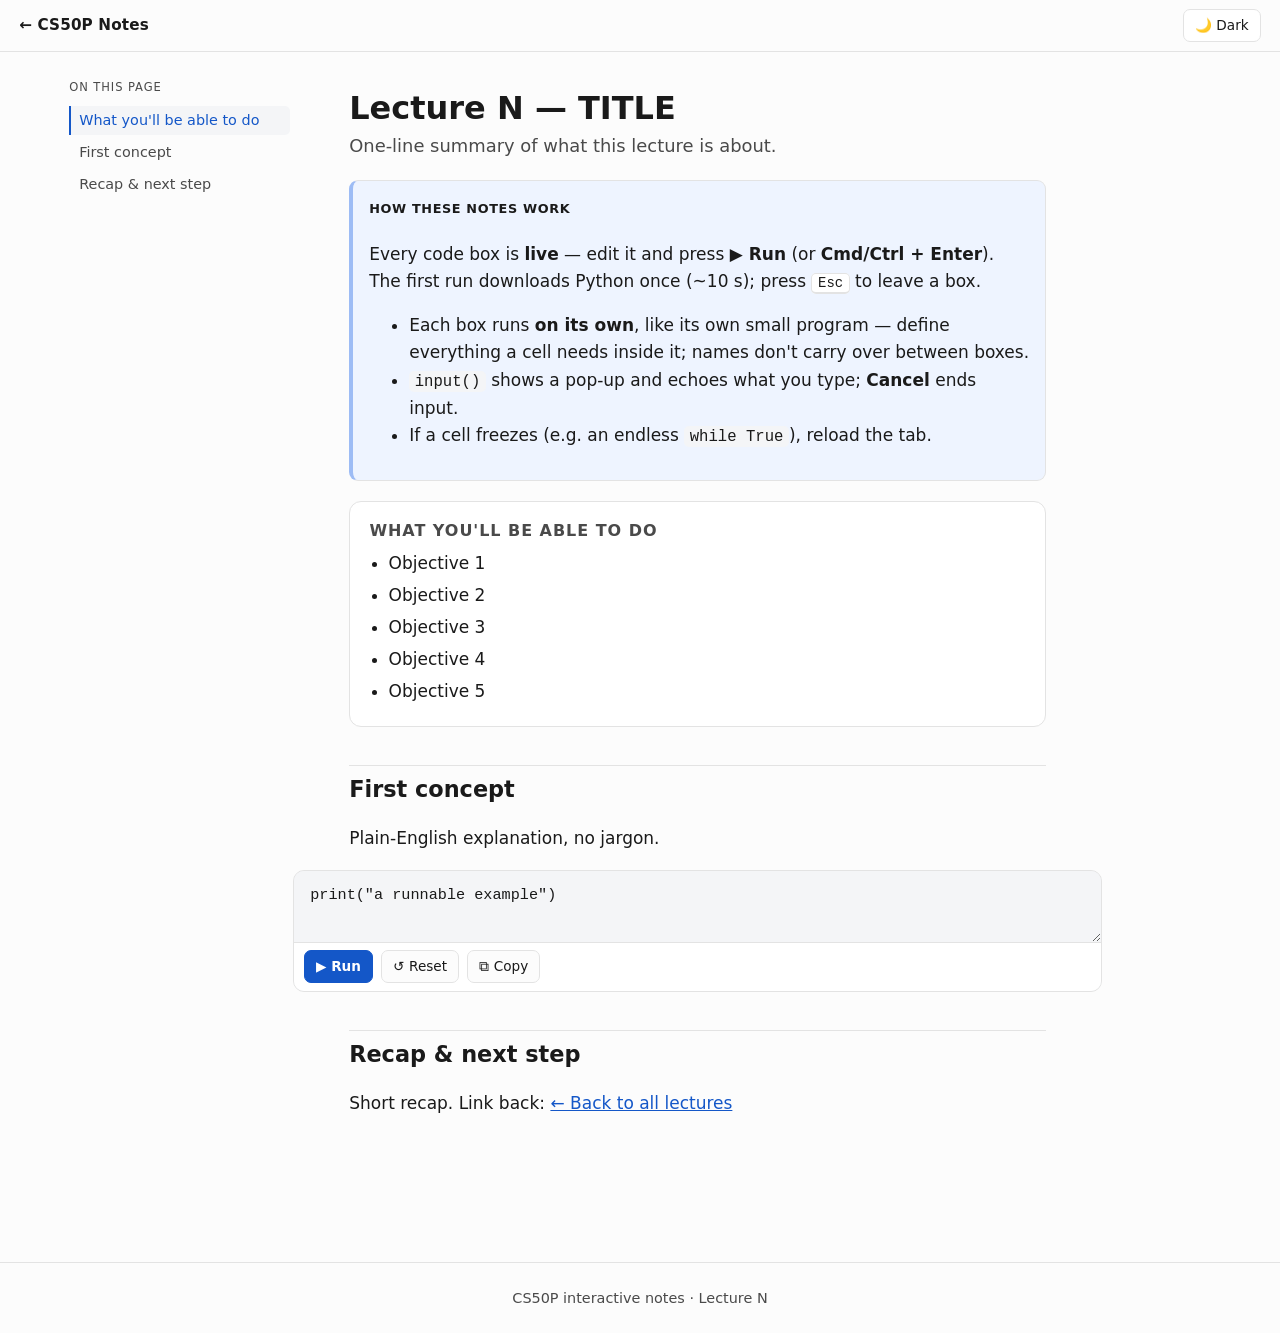
<file: _TEMPLATE.html>
<!DOCTYPE html>
<html lang="en">
<head>
<meta charset="utf-8">
<meta name="viewport" content="width=device-width, initial-scale=1">
<!-- TEMPLATE FOR A NEW LECTURE.
     To add Lecture N:
       1. Copy this file to lectureN.html
       2. Replace TITLE / topics / the 5 "what you'll be able to do" lines
       3. For each concept, follow the pattern: short prose -> a live <textarea class="py"> cell
          -> sometimes a <details class="predict"> or a <div class="quiz">.
       4. Add the lecture to index.html.
     The CSS/JS engine handles cells, quizzes, TOC, theme, progress automatically.
     PATTERNS CHEAT-SHEET is at the bottom of this file (inside a comment). -->
<title>Lecture N — TITLE · CS50P Notes</title>
<link rel="icon" href="data:,">
<link rel="stylesheet" href="assets/notes.css">
<script>try{var t=localStorage.getItem('cs50p-theme');if(t)document.documentElement.setAttribute('data-theme',t);}catch(e){}</script>
</head>
<body>
<div id="progress"></div>

<header class="site">
  <a class="brand" href="index.html">← CS50P Notes</a>
  <span class="spacer"></span>
  <button class="theme-toggle" type="button" aria-pressed="false">🌙 Dark</button>
</header>

<div class="wrap">
<nav class="toc" aria-label="On this page">
  <details open><summary>Contents</summary><p class="toc-title">On this page</p><ol></ol></details>
</nav>

<main>
  <h1>Lecture N — TITLE</h1>
  <p class="subtitle lead">One-line summary of what this lecture is about.</p>

  <div class="callout note">
    <span class="tag">How these notes work</span>
    <p>Every code box is <strong>live</strong> — edit it and press <strong>▶ Run</strong> (or <strong>Cmd/Ctrl&nbsp;+&nbsp;Enter</strong>). The first run downloads Python once (~10&nbsp;s); press <kbd>Esc</kbd> to leave a box.</p>
    <ul>
      <li>Each box runs <strong>on its own</strong>, like its own small program — define everything a cell needs inside it; names don't carry over between boxes.</li>
      <li><code>input()</code> shows a pop-up and echoes what you type; <strong>Cancel</strong> ends input.</li>
      <li>If a cell freezes (e.g. an endless <code>while True</code>), reload the tab.</li>
    </ul>
  </div>

  <div class="objectives">
    <h2>What you'll be able to do</h2>
    <ul>
      <li>Objective 1</li>
      <li>Objective 2</li>
      <li>Objective 3</li>
      <li>Objective 4</li>
      <li>Objective 5</li>
    </ul>
  </div>

  <h2>First concept</h2>
  <p>Plain-English explanation, no jargon.</p>
  <textarea class="py">print("a runnable example")</textarea>

  <h2>Recap &amp; next step</h2>
  <p>Short recap. Link back: <a href="index.html">← Back to all lectures</a></p>
</main>
</div>

<footer class="site">CS50P interactive notes · Lecture N</footer>
<script src="assets/notes.js" defer></script>

<!--  PATTERNS CHEAT-SHEET  (copy these snippets into the body above)

  LIVE CODE CELL  (code must start right after the tag and be flush-left; real indentation is Python's):
    <textarea class="py">def square(n):
        return n * n

    print(square(5))</textarea>

  STATIC (non-runnable) CODE BLOCK with a copy button:
    <div class="codeblock"><pre><code>some code to show, not run</code></pre></div>

  PREDICT-THEN-REVEAL:
    <details class="predict">
      <summary>Predict: what does this print?</summary>
      <pre>the answer + a one-line why</pre>
    </details>

  MULTIPLE-CHOICE QUIZ  (mark the right one with data-correct):
    <div class="quiz">
      <p class="quiz-q">Question text, may include <code>code</code>.</p>
      <div class="opts">
        <button class="opt" type="button" data-correct>Right answer</button>
        <button class="opt" type="button">Wrong answer</button>
      </div>
      <div class="why">Explanation shown after they answer.</div>
    </div>

  CALLOUTS:
    <div class="callout note">   <span class="tag">Tip</span>   <p>...</p></div>
    <div class="callout gotcha"> <span class="tag">Watch out</span> <p>...</p></div>
    <div class="callout later">  <span class="tag">Later</span>  <p>...</p></div>

  MENTAL-MODEL BOX (for the hardest idea of the lecture):
    <div class="mental-model"><span class="tag">Mental model</span>
      <div class="mm-diagram">
        <div class="mm-card"><b>code</b><span>explanation</span></div>
        <div class="mm-card"><b>code</b><span>explanation</span></div>
      </div>
    </div>

  GOTCHAS RECAP near the end:
    <div class="gotcha-list"><h2 id="gotchas">Common mistakes at a glance</h2><ul><li>...</li></ul></div>
-->
</body>
</html>
</file>
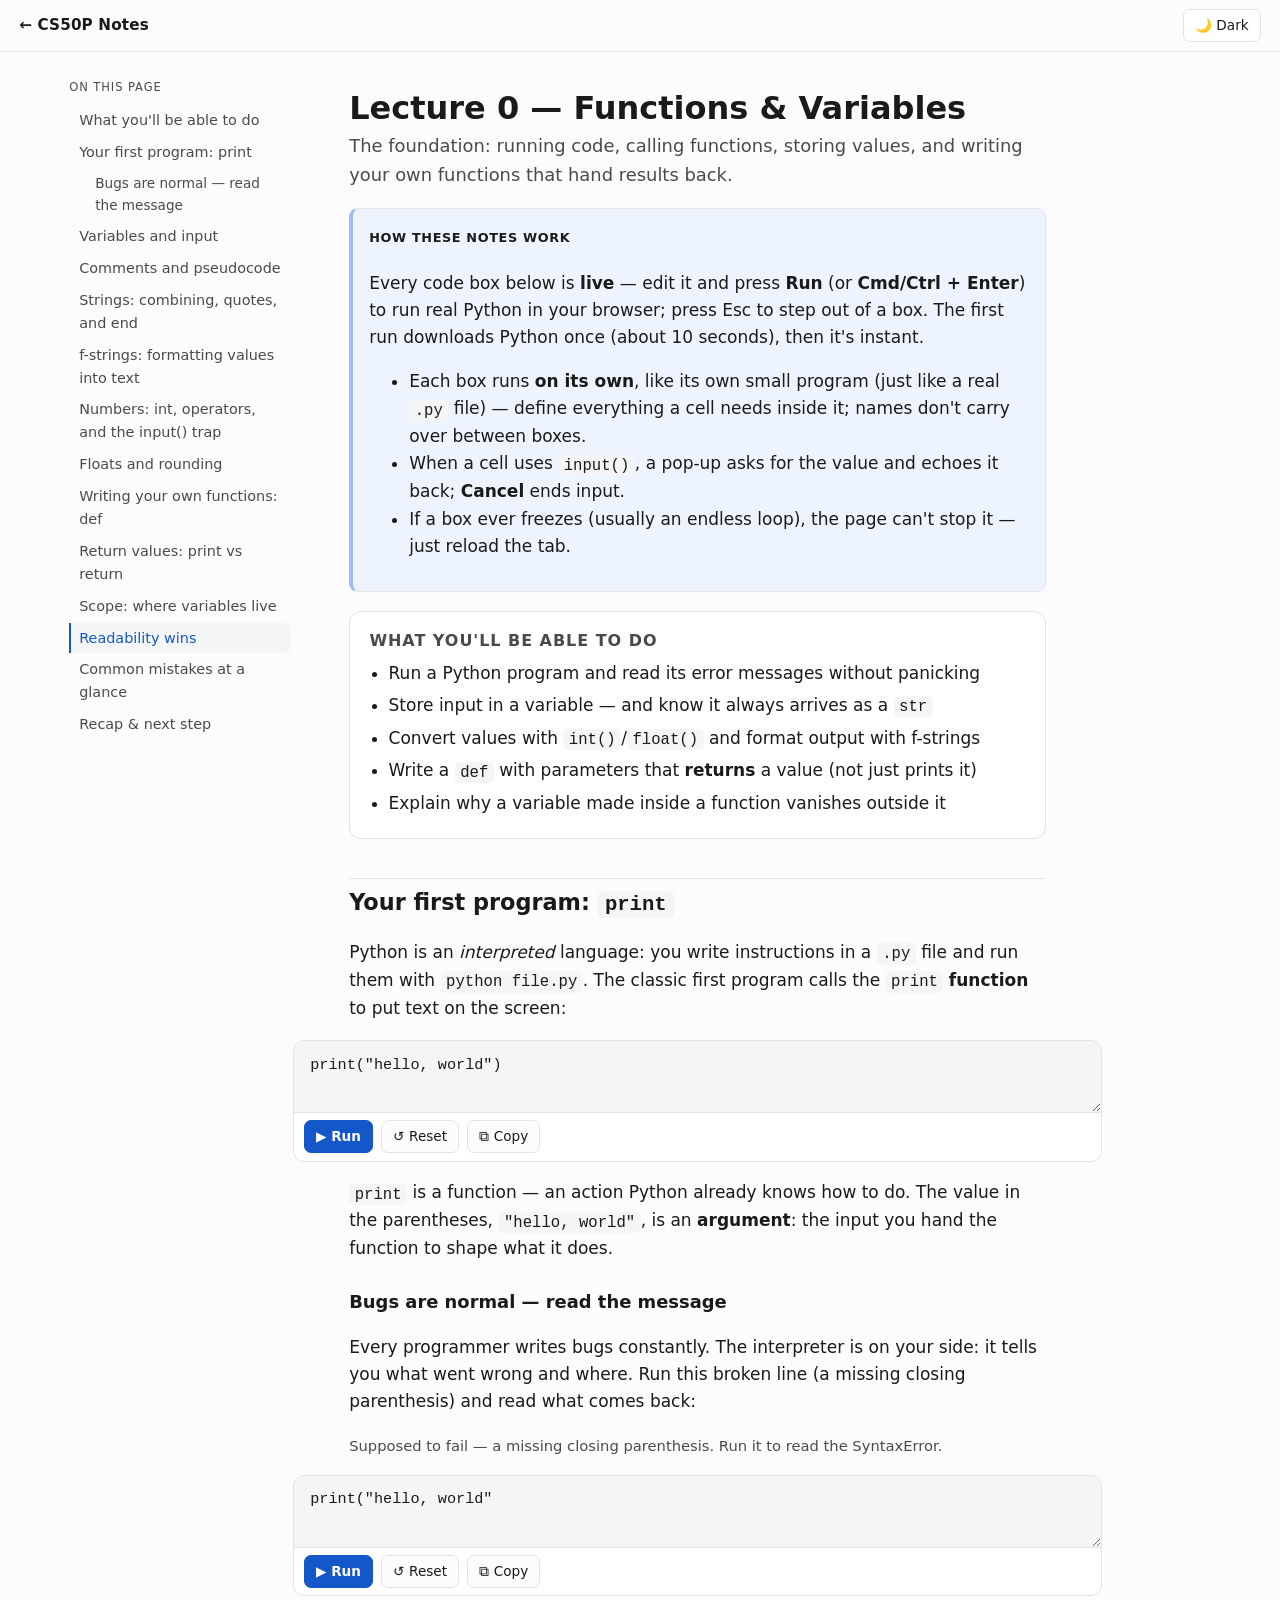
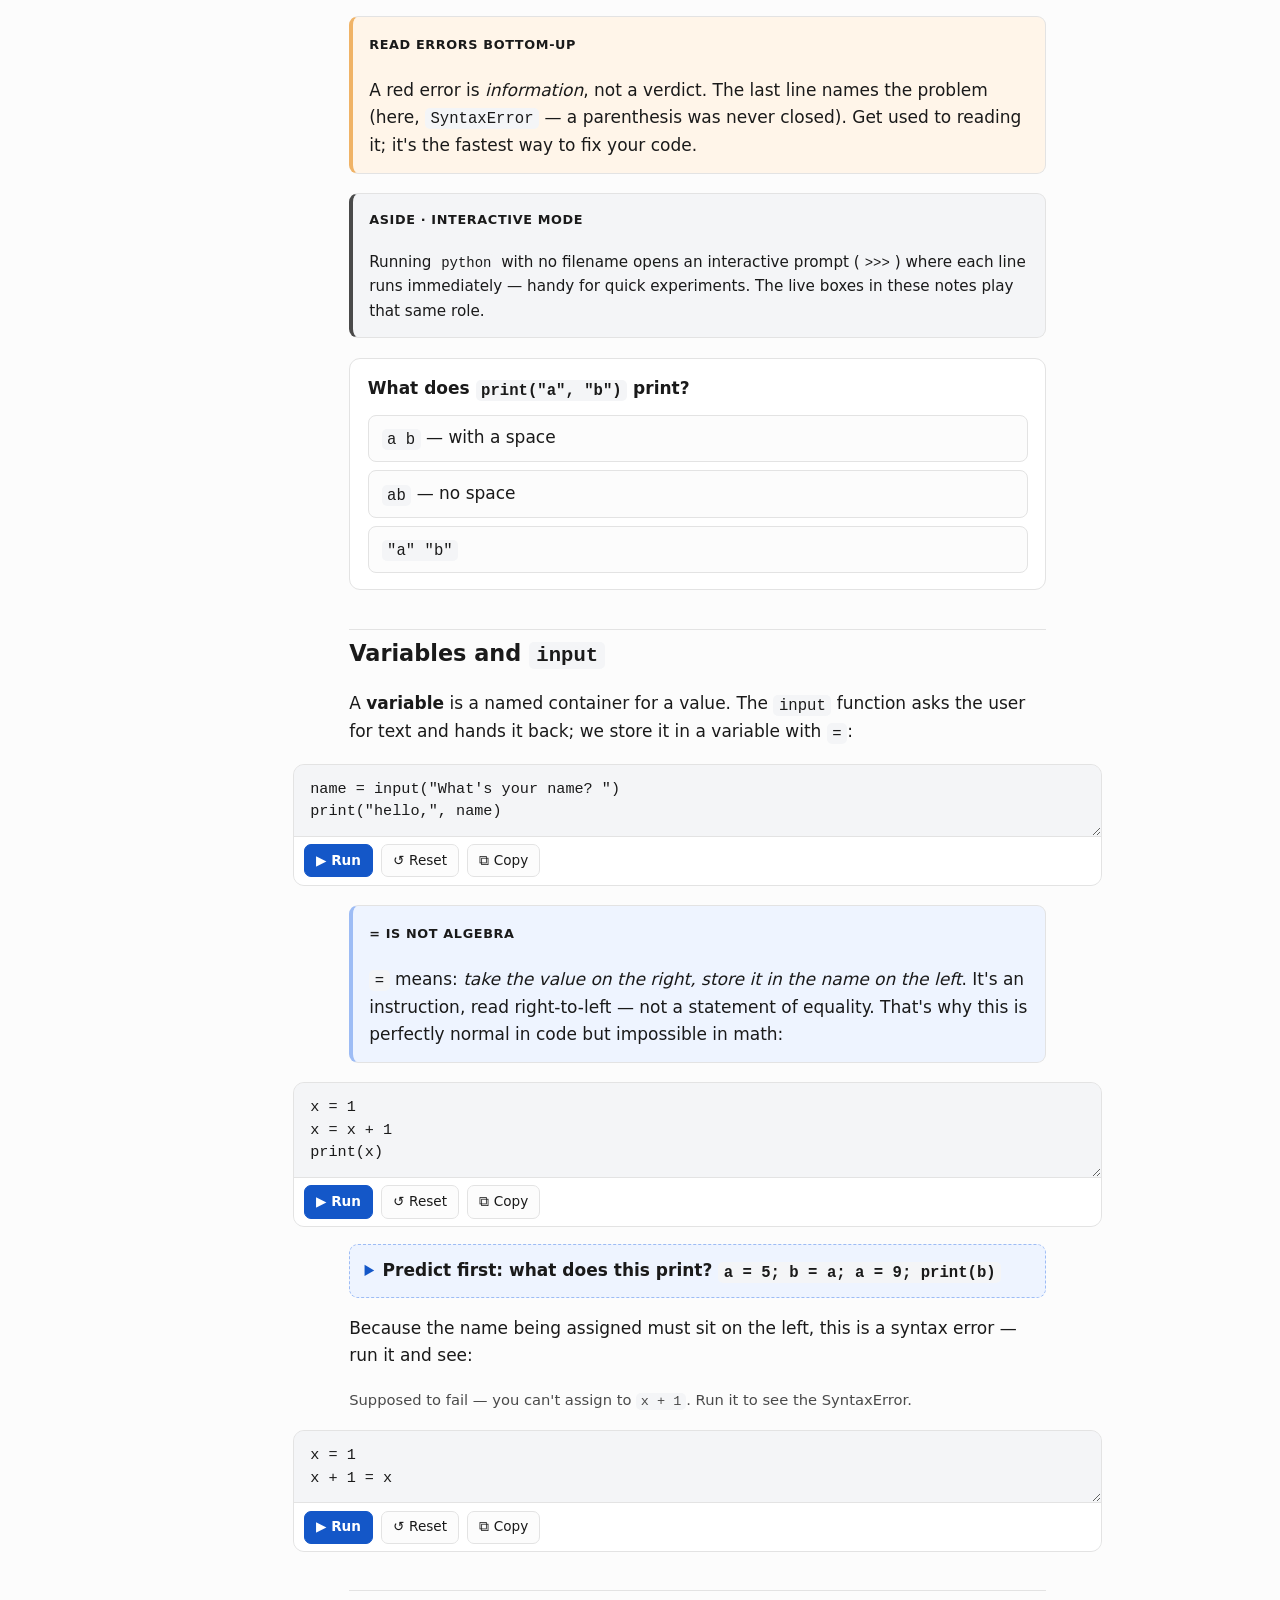
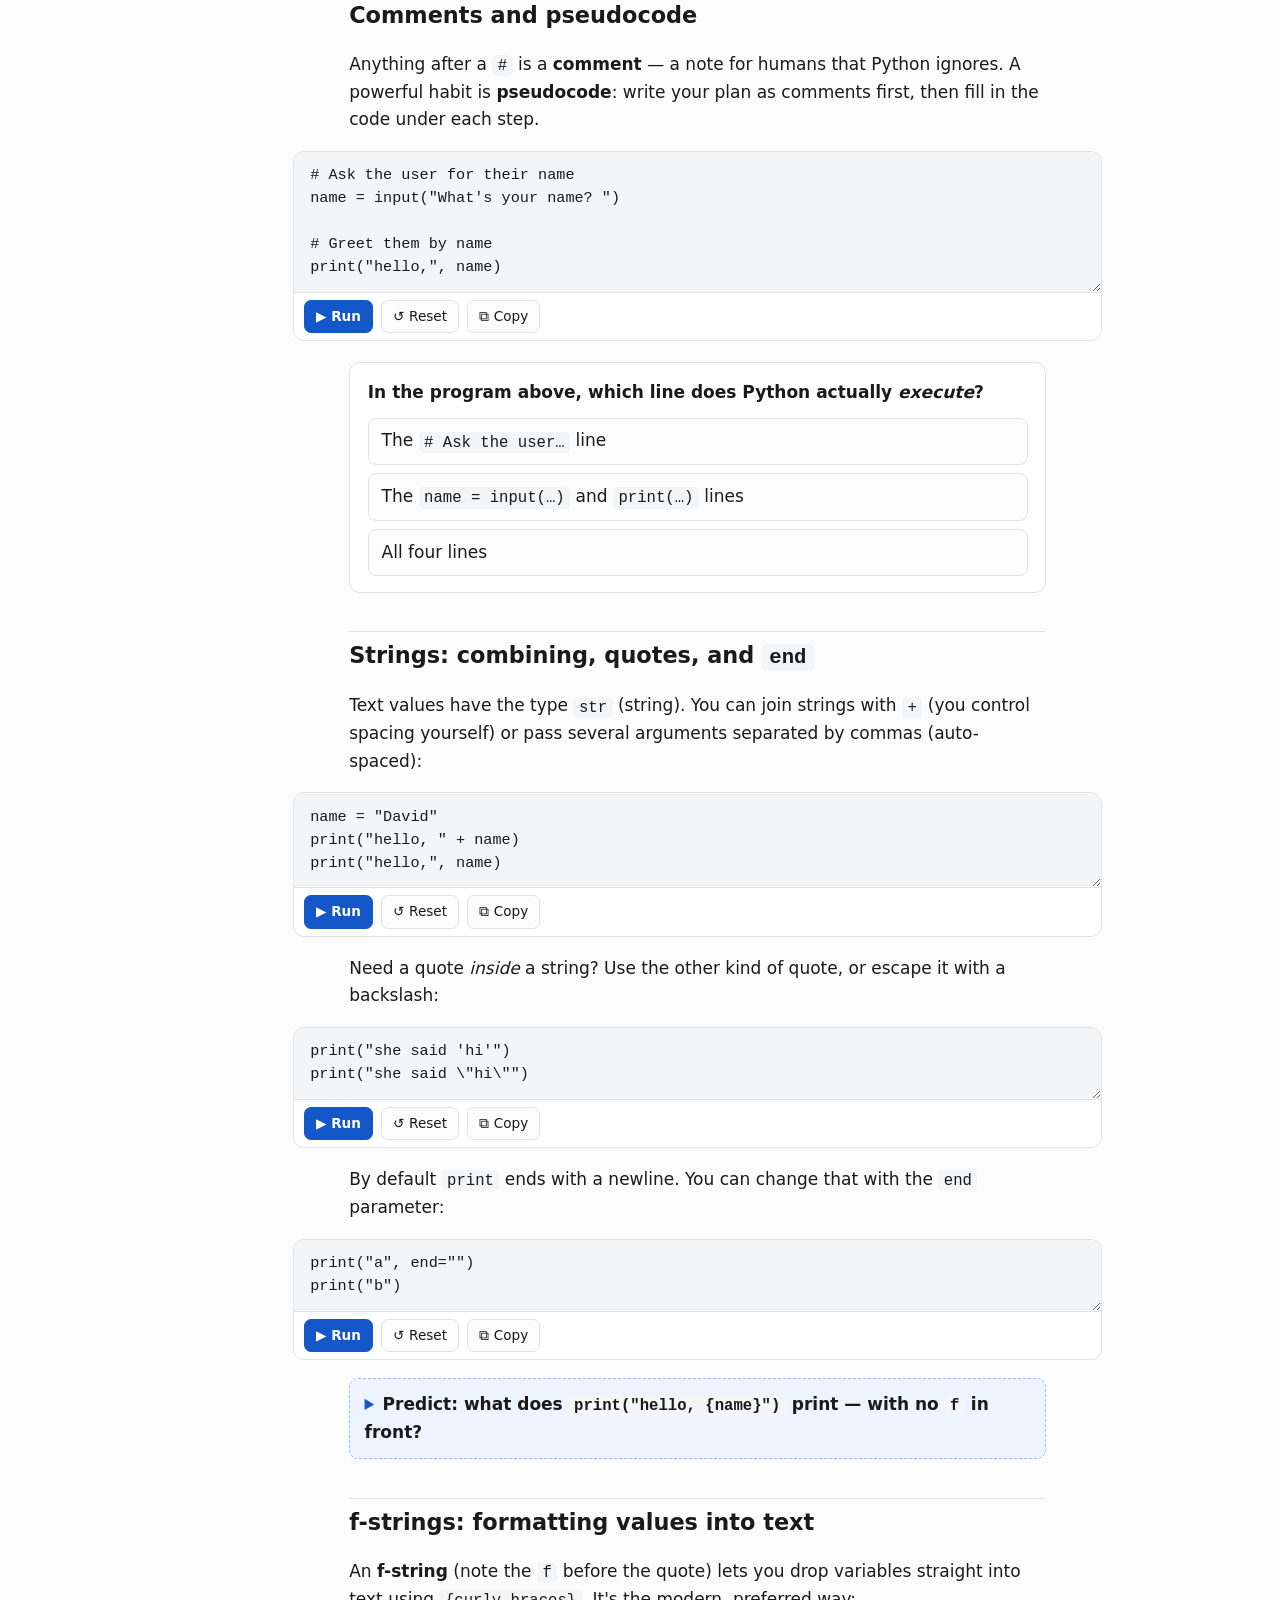
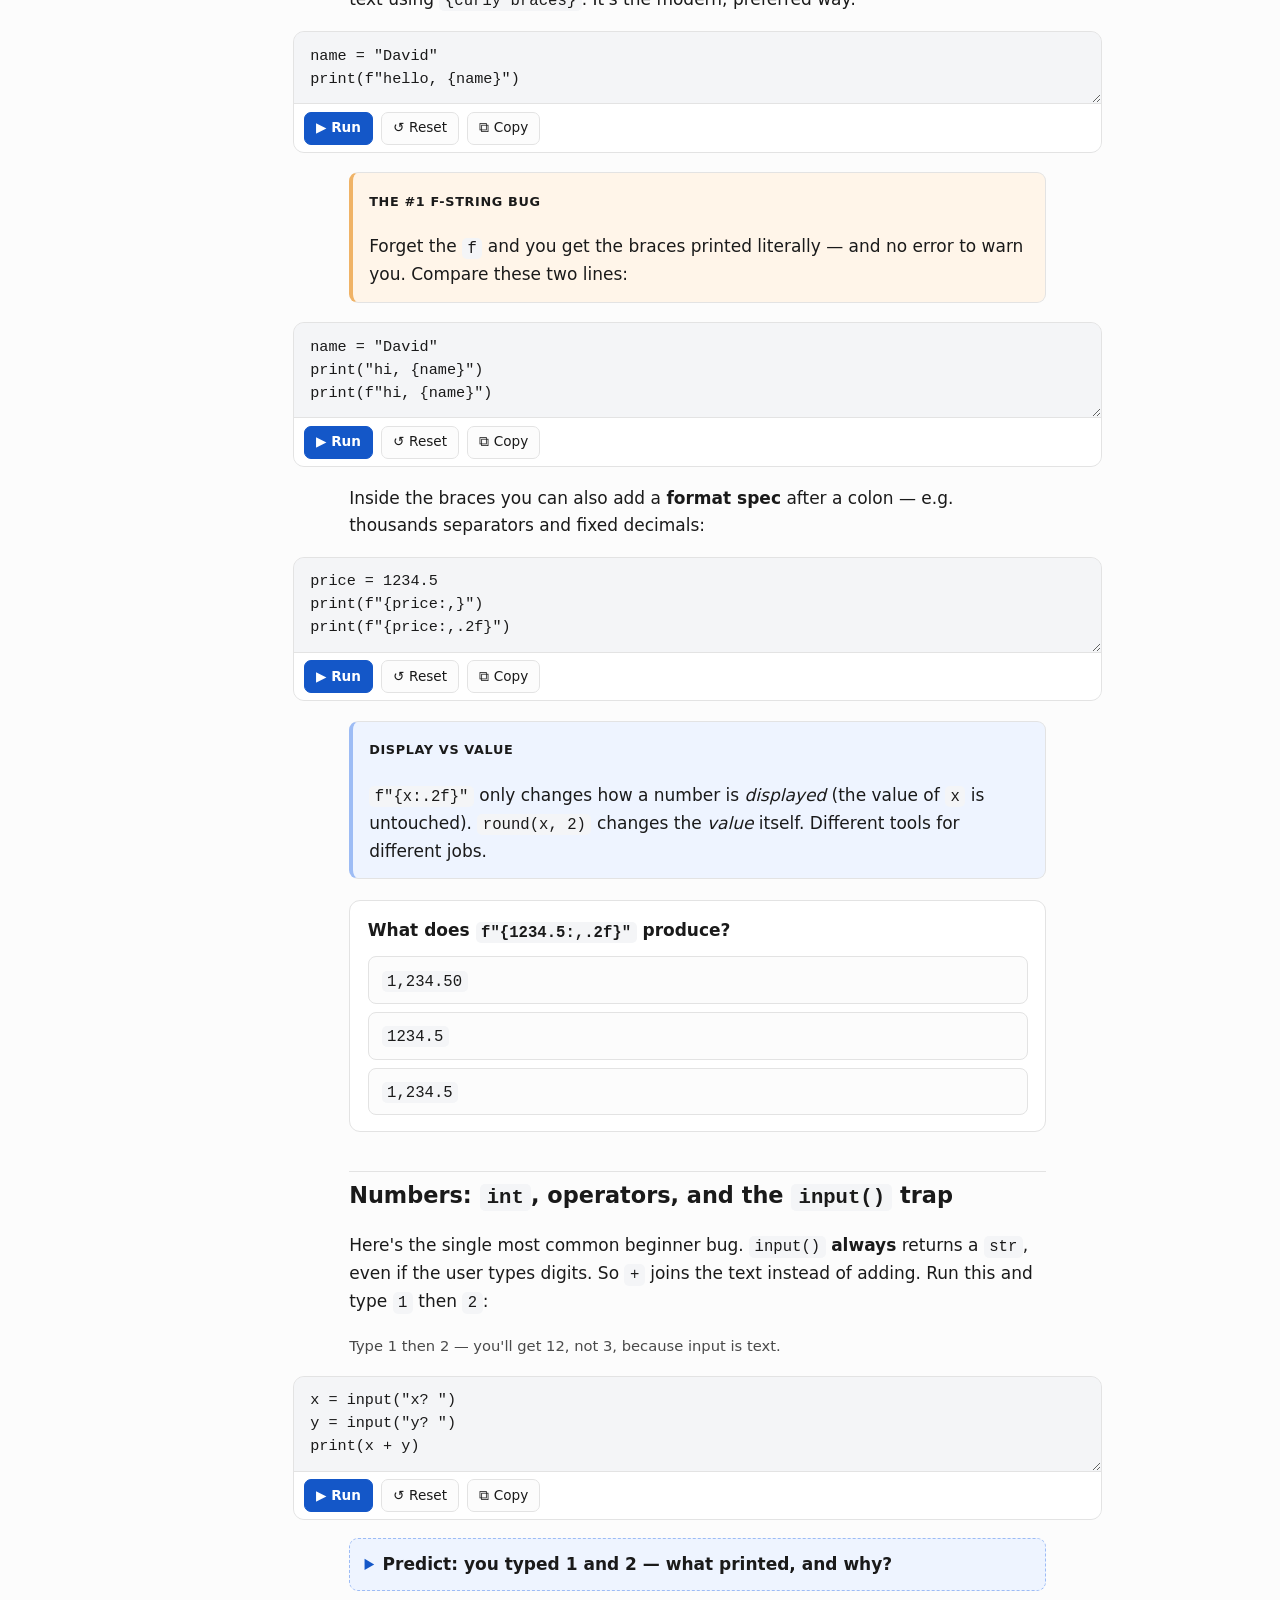
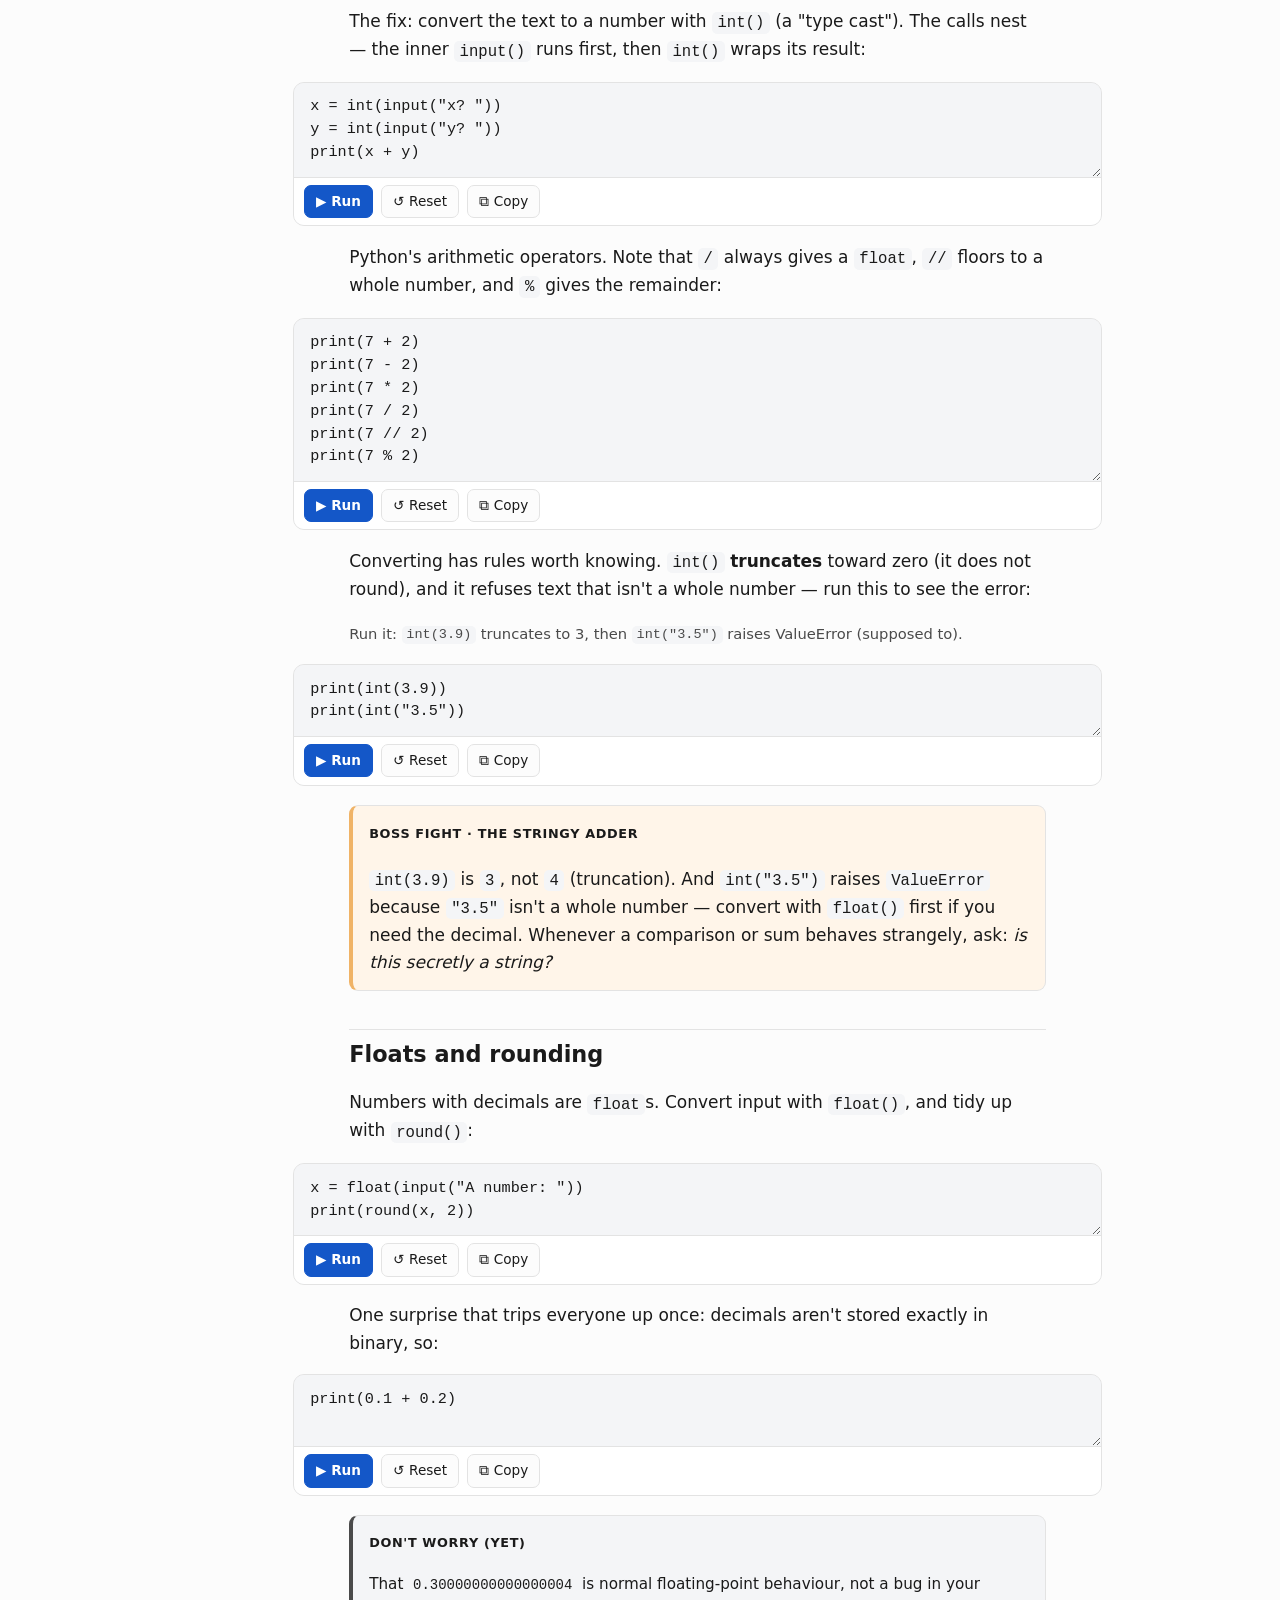
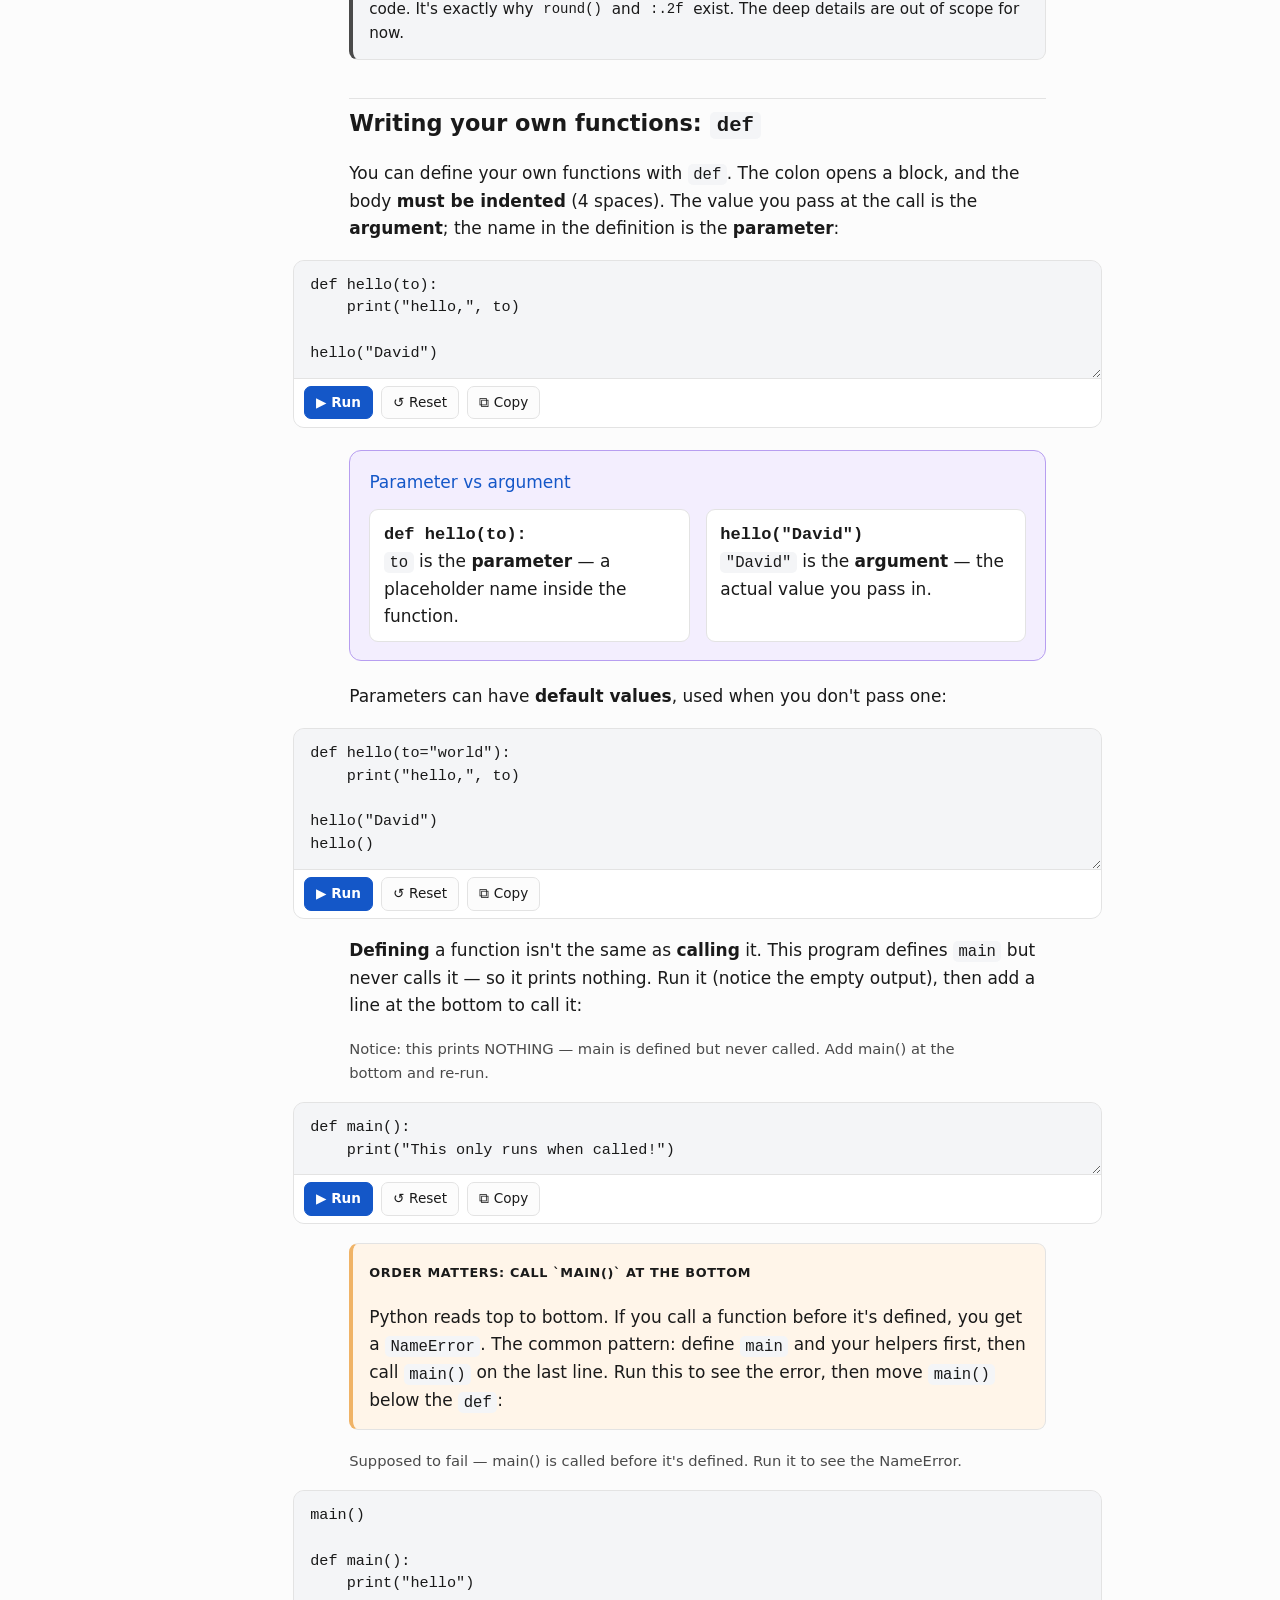
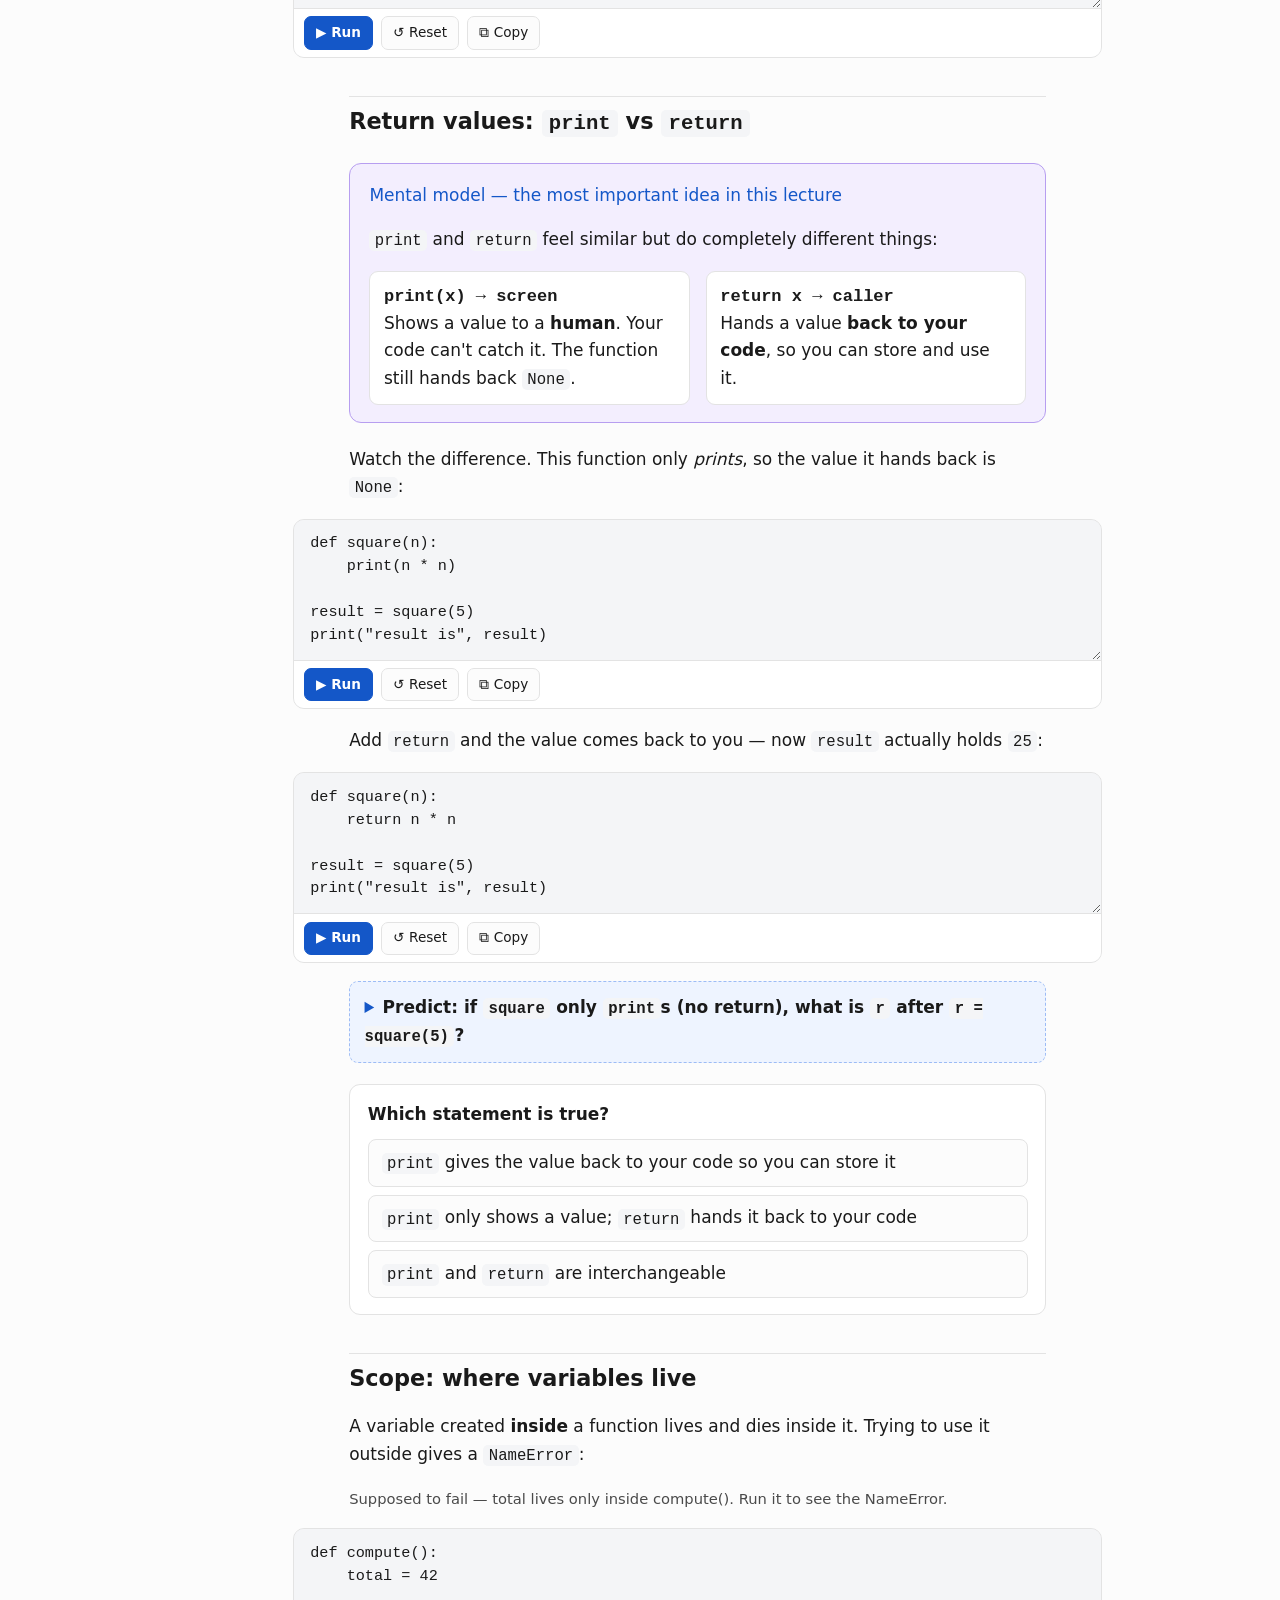
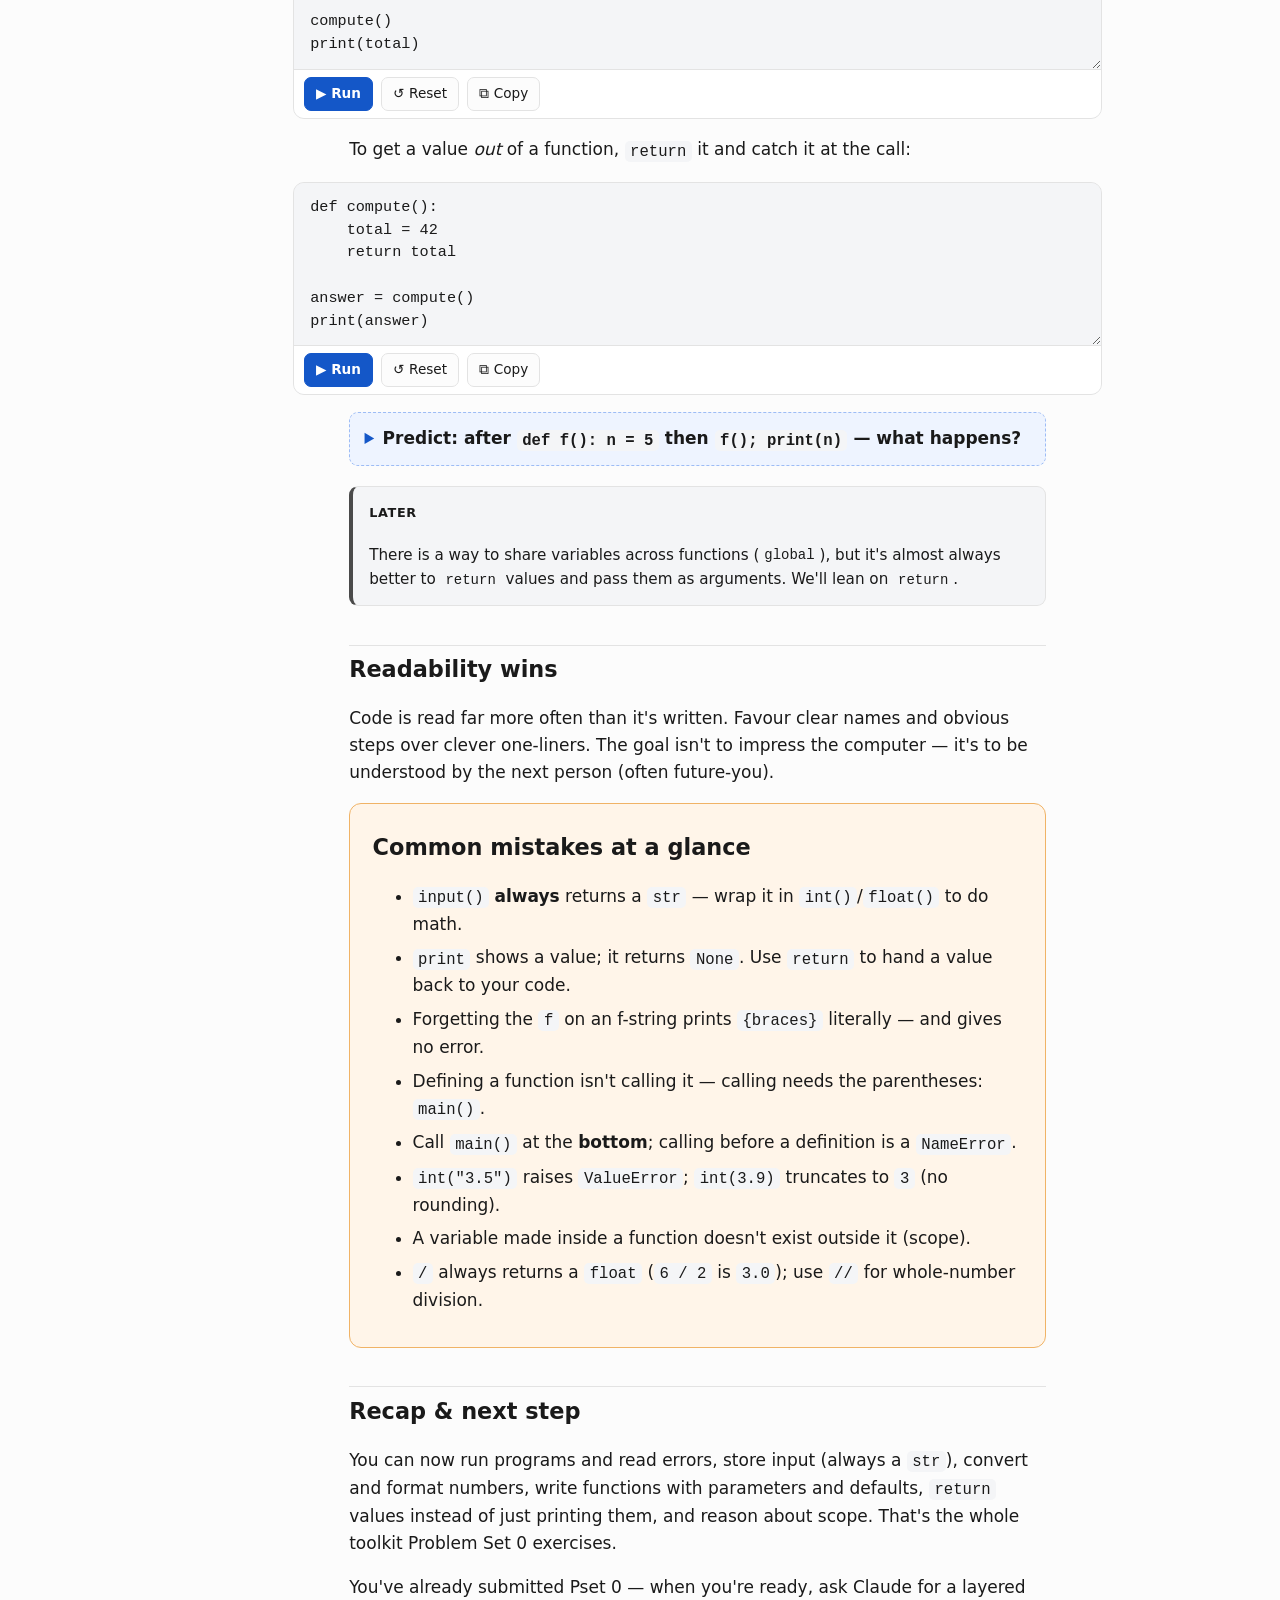
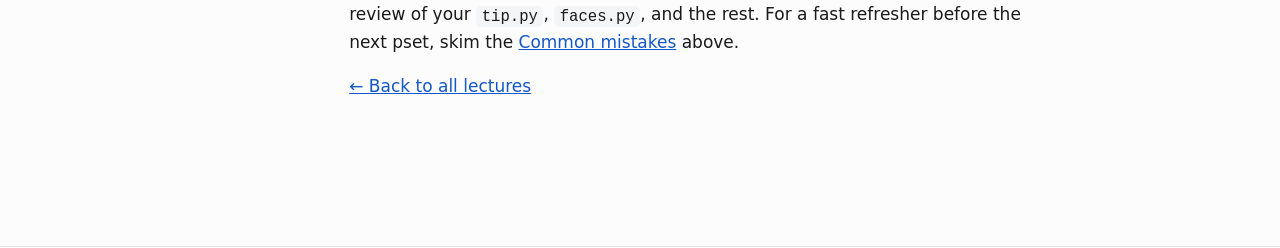
<file: lecture0.html>
<!DOCTYPE html>
<html lang="en">
<head>
<meta charset="utf-8">
<meta name="viewport" content="width=device-width, initial-scale=1">
<title>Lecture 0 — Functions &amp; Variables · CS50P Notes</title>
<link rel="icon" href="data:,">
<link rel="stylesheet" href="assets/notes.css">
<script>try{var t=localStorage.getItem('cs50p-theme');if(t)document.documentElement.setAttribute('data-theme',t);}catch(e){}</script>
</head>
<body>
<div id="progress"></div>

<header class="site">
  <a class="brand" href="index.html">← CS50P Notes</a>
  <span class="spacer"></span>
  <button class="theme-toggle" type="button" aria-pressed="false">🌙 Dark</button>
</header>

<div class="wrap">
<nav class="toc" aria-label="On this page">
  <details open><summary>Contents</summary><p class="toc-title">On this page</p><ol></ol></details>
</nav>

<main>
<h1>Lecture 0 — Functions &amp; Variables</h1>
  <p class="subtitle lead">The foundation: running code, calling functions, storing values, and writing your own functions that hand results back.</p>
  <div class="callout note"><span class="tag">How these notes work</span><p>Every code box below is <strong>live</strong> — edit it and press <strong>Run</strong> (or <strong>Cmd/Ctrl + Enter</strong>) to run real Python in your browser; press Esc to step out of a box. The first run downloads Python once (about 10 seconds), then it's instant.</p><ul><li>Each box runs <strong>on its own</strong>, like its own small program (just like a real <code>.py</code> file) — define everything a cell needs inside it; names don't carry over between boxes.</li><li>When a cell uses <code>input()</code>, a pop-up asks for the value and echoes it back; <strong>Cancel</strong> ends input.</li><li>If a box ever freezes (usually an endless loop), the page can't stop it — just reload the tab.</li></ul></div>
  <div class="objectives"><h2>What you'll be able to do</h2><ul><li>Run a Python program and read its error messages without panicking</li><li>Store input in a variable — and know it always arrives as a <code>str</code></li><li>Convert values with <code>int()</code>/<code>float()</code> and format output with f-strings</li><li>Write a <code>def</code> with parameters that <strong>returns</strong> a value (not just prints it)</li><li>Explain why a variable made inside a function vanishes outside it</li></ul></div>
  <h2>Your first program: <code>print</code></h2>
  <p>Python is an <em>interpreted</em> language: you write instructions in a <code>.py</code> file and run them with <code>python file.py</code>. The classic first program calls the <code>print</code> <strong>function</strong> to put text on the screen:</p>
  <textarea class="py">print("hello, world")</textarea>
  <p><code>print</code> is a function — an action Python already knows how to do. The value in the parentheses, <code>"hello, world"</code>, is an <strong>argument</strong>: the input you hand the function to shape what it does.</p>
  <h3>Bugs are normal — read the message</h3>
  <p>Every programmer writes bugs constantly. The interpreter is on your side: it tells you what went wrong and where. Run this broken line (a missing closing parenthesis) and read what comes back:</p>
  <p class="cell-note">Supposed to fail — a missing closing parenthesis. Run it to read the SyntaxError.</p><textarea class="py">print("hello, world"</textarea>
  <div class="callout gotcha"><span class="tag">Read errors bottom-up</span><p>A red error is <em>information</em>, not a verdict. The last line names the problem (here, <code>SyntaxError</code> — a parenthesis was never closed). Get used to reading it; it's the fastest way to fix your code.</p></div>
  <div class="callout later"><span class="tag">Aside · interactive mode</span><p>Running <code>python</code> with no filename opens an interactive prompt (<code>&gt;&gt;&gt;</code>) where each line runs immediately — handy for quick experiments. The live boxes in these notes play that same role.</p></div>
  <div class="quiz"><p class="quiz-q">What does <code>print("a", "b")</code> print?</p><div class="opts"><button class="opt" type="button" data-correct><code>a b</code> — with a space</button><button class="opt" type="button"><code>ab</code> — no space</button><button class="opt" type="button"><code>"a" "b"</code></button></div><div class="why">A <strong>comma</strong> between arguments tells <code>print</code> to separate them with a space. (Joining with <code>+</code> instead would give <code>ab</code> — you'll see that next.)</div></div>
  <h2>Variables and <code>input</code></h2>
  <p>A <strong>variable</strong> is a named container for a value. The <code>input</code> function asks the user for text and hands it back; we store it in a variable with <code>=</code>:</p>
  <textarea class="py">name = input("What's your name? ")
print("hello,", name)</textarea>
  <div class="callout note"><span class="tag">= is not algebra</span><p><code>=</code> means: <em>take the value on the right, store it in the name on the left</em>. It's an instruction, read right-to-left — not a statement of equality. That's why this is perfectly normal in code but impossible in math:</p></div>
  <textarea class="py">x = 1
x = x + 1
print(x)</textarea>
  <details class="predict"><summary>Predict first: what does this print? <code>a = 5; b = a; a = 9; print(b)</code></summary><div style="margin:.2rem 0 .6rem"><p>5</p><p>b copied the <em>value</em> of a (which was 5) at that moment. Re-assigning a later doesn't reach back and change b — they are not linked.</p></div></details>
  <p>Because the name being assigned must sit on the left, this is a syntax error — run it and see:</p>
  <p class="cell-note">Supposed to fail — you can't assign to <code>x + 1</code>. Run it to see the SyntaxError.</p><textarea class="py">x = 1
x + 1 = x</textarea>
  <h2>Comments and pseudocode</h2>
  <p>Anything after a <code>#</code> is a <strong>comment</strong> — a note for humans that Python ignores. A powerful habit is <strong>pseudocode</strong>: write your plan as comments first, then fill in the code under each step.</p>
  <textarea class="py"># Ask the user for their name
name = input("What's your name? ")

# Greet them by name
print("hello,", name)</textarea>
  <div class="quiz"><p class="quiz-q">In the program above, which line does Python actually <em>execute</em>?</p><div class="opts"><button class="opt" type="button">The <code># Ask the user…</code> line</button><button class="opt" type="button" data-correct>The <code>name = input(…)</code> and <code>print(…)</code> lines</button><button class="opt" type="button">All four lines</button></div><div class="why">Comments (lines starting with <code>#</code>) are skipped entirely. Only the two real statements run.</div></div>
  <h2>Strings: combining, quotes, and <code>end</code></h2>
  <p>Text values have the type <code>str</code> (string). You can join strings with <code>+</code> (you control spacing yourself) or pass several arguments separated by commas (auto-spaced):</p>
  <textarea class="py">name = "David"
print("hello, " + name)
print("hello,", name)</textarea>
  <p>Need a quote <em>inside</em> a string? Use the other kind of quote, or escape it with a backslash:</p>
  <textarea class="py">print("she said 'hi'")
print("she said \"hi\"")</textarea>
  <p>By default <code>print</code> ends with a newline. You can change that with the <code>end</code> parameter:</p>
  <textarea class="py">print("a", end="")
print("b")</textarea>
  <details class="predict"><summary>Predict: what does <code>print("hello, {name}")</code> print — with no <code>f</code> in front?</summary><div style="margin:.2rem 0 .6rem"><p>hello, {name}</p><p>Literally, braces and all. Without the f prefix it's just text. This is a <em>silent</em> bug — no error, just wrong output. The fix is next.</p></div></details>
  <h2>f-strings: formatting values into text</h2>
  <p>An <strong>f-string</strong> (note the <code>f</code> before the quote) lets you drop variables straight into text using <code>{curly braces}</code>. It's the modern, preferred way:</p>
  <textarea class="py">name = "David"
print(f"hello, {name}")</textarea>
  <div class="callout gotcha"><span class="tag">The #1 f-string bug</span><p>Forget the <code>f</code> and you get the braces printed literally — and no error to warn you. Compare these two lines:</p></div>
  <textarea class="py">name = "David"
print("hi, {name}")
print(f"hi, {name}")</textarea>
  <p>Inside the braces you can also add a <strong>format spec</strong> after a colon — e.g. thousands separators and fixed decimals:</p>
  <textarea class="py">price = 1234.5
print(f"{price:,}")
print(f"{price:,.2f}")</textarea>
  <div class="callout note"><span class="tag">Display vs value</span><p><code>f"{x:.2f}"</code> only changes how a number is <em>displayed</em> (the value of <code>x</code> is untouched). <code>round(x, 2)</code> changes the <em>value</em> itself. Different tools for different jobs.</p></div>
  <div class="quiz"><p class="quiz-q">What does <code>f"{1234.5:,.2f}"</code> produce?</p><div class="opts"><button class="opt" type="button" data-correct><code>1,234.50</code></button><button class="opt" type="button"><code>1234.5</code></button><button class="opt" type="button"><code>1,234.5</code></button></div><div class="why">The <code>,</code> adds a thousands separator and <code>.2f</code> forces exactly two decimals → <code>1,234.50</code>.</div></div>
  <h2>Numbers: <code>int</code>, operators, and the <code>input()</code> trap</h2>
  <p>Here's the single most common beginner bug. <code>input()</code> <strong>always</strong> returns a <code>str</code>, even if the user types digits. So <code>+</code> joins the text instead of adding. Run this and type <code>1</code> then <code>2</code>:</p>
  <p class="cell-note">Type 1 then 2 — you'll get 12, not 3, because input is text.</p><textarea class="py">x = input("x? ")
y = input("y? ")
print(x + y)</textarea>
  <details class="predict"><summary>Predict: you typed 1 and 2 — what printed, and why?</summary><div style="margin:.2rem 0 .6rem"><p>12</p><p>x and y are the strings "1" and "2", so "1" + "2" joins them into "12". Strings don't add — they concatenate.</p></div></details>
  <p>The fix: convert the text to a number with <code>int()</code> (a "type cast"). The calls nest — the inner <code>input()</code> runs first, then <code>int()</code> wraps its result:</p>
  <textarea class="py">x = int(input("x? "))
y = int(input("y? "))
print(x + y)</textarea>
  <p>Python's arithmetic operators. Note that <code>/</code> always gives a <code>float</code>, <code>//</code> floors to a whole number, and <code>%</code> gives the remainder:</p>
  <textarea class="py">print(7 + 2)
print(7 - 2)
print(7 * 2)
print(7 / 2)
print(7 // 2)
print(7 % 2)</textarea>
  <p>Converting has rules worth knowing. <code>int()</code> <strong>truncates</strong> toward zero (it does not round), and it refuses text that isn't a whole number — run this to see the error:</p>
  <p class="cell-note">Run it: <code>int(3.9)</code> truncates to 3, then <code>int("3.5")</code> raises ValueError (supposed to).</p><textarea class="py">print(int(3.9))
print(int("3.5"))</textarea>
  <div class="callout gotcha"><span class="tag">Boss fight · the Stringy Adder</span><p><code>int(3.9)</code> is <code>3</code>, not <code>4</code> (truncation). And <code>int("3.5")</code> raises <code>ValueError</code> because <code>"3.5"</code> isn't a whole number — convert with <code>float()</code> first if you need the decimal. Whenever a comparison or sum behaves strangely, ask: <em>is this secretly a string?</em></p></div>
  <h2>Floats and rounding</h2>
  <p>Numbers with decimals are <code>float</code>s. Convert input with <code>float()</code>, and tidy up with <code>round()</code>:</p>
  <textarea class="py">x = float(input("A number: "))
print(round(x, 2))</textarea>
  <p>One surprise that trips everyone up once: decimals aren't stored exactly in binary, so:</p>
  <textarea class="py">print(0.1 + 0.2)</textarea>
  <div class="callout later"><span class="tag">Don't worry (yet)</span><p>That <code>0.30000000000000004</code> is normal floating-point behaviour, not a bug in your code. It's exactly why <code>round()</code> and <code>:.2f</code> exist. The deep details are out of scope for now.</p></div>
  <h2>Writing your own functions: <code>def</code></h2>
  <p>You can define your own functions with <code>def</code>. The colon opens a block, and the body <strong>must be indented</strong> (4 spaces). The value you pass at the call is the <strong>argument</strong>; the name in the definition is the <strong>parameter</strong>:</p>
  <textarea class="py">def hello(to):
    print("hello,", to)

hello("David")</textarea>
  <div class="mental-model"><span class="tag">Parameter vs argument</span><div class="mm-diagram"><div class="mm-card"><b>def hello(to):</b><span><code>to</code> is the <strong>parameter</strong> — a placeholder name inside the function.</span></div><div class="mm-card"><b>hello("David")</b><span><code>"David"</code> is the <strong>argument</strong> — the actual value you pass in.</span></div></div></div>
  <p>Parameters can have <strong>default values</strong>, used when you don't pass one:</p>
  <textarea class="py">def hello(to="world"):
    print("hello,", to)

hello("David")
hello()</textarea>
  <p><strong>Defining</strong> a function isn't the same as <strong>calling</strong> it. This program defines <code>main</code> but never calls it — so it prints nothing. Run it (notice the empty output), then add a line at the bottom to call it:</p>
  <p class="cell-note">Notice: this prints NOTHING — main is defined but never called. Add main() at the bottom and re-run.</p><textarea class="py">def main():
    print("This only runs when called!")</textarea>
  <div class="callout gotcha"><span class="tag">Order matters: call `main()` at the bottom</span><p>Python reads top to bottom. If you call a function before it's defined, you get a <code>NameError</code>. The common pattern: define <code>main</code> and your helpers first, then call <code>main()</code> on the last line. Run this to see the error, then move <code>main()</code> below the <code>def</code>:</p></div>
  <p class="cell-note">Supposed to fail — main() is called before it's defined. Run it to see the NameError.</p><textarea class="py">main()

def main():
    print("hello")</textarea>
  <h2>Return values: <code>print</code> vs <code>return</code></h2>
  <div class="mental-model"><span class="tag">Mental model — the most important idea in this lecture</span><p><code>print</code> and <code>return</code> feel similar but do completely different things:</p><div class="mm-diagram"><div class="mm-card"><b>print(x) → screen</b><span>Shows a value to a <strong>human</strong>. Your code can't catch it. The function still hands back <code>None</code>.</span></div><div class="mm-card"><b>return x → caller</b><span>Hands a value <strong>back to your code</strong>, so you can store and use it.</span></div></div></div>
  <p>Watch the difference. This function only <em>prints</em>, so the value it hands back is <code>None</code>:</p>
  <textarea class="py">def square(n):
    print(n * n)

result = square(5)
print("result is", result)</textarea>
  <p>Add <code>return</code> and the value comes back to you — now <code>result</code> actually holds <code>25</code>:</p>
  <textarea class="py">def square(n):
    return n * n

result = square(5)
print("result is", result)</textarea>
  <details class="predict"><summary>Predict: if <code>square</code> only <code>print</code>s (no return), what is <code>r</code> after <code>r = square(5)</code>?</summary><div style="margin:.2rem 0 .6rem"><p>None</p><p>The function printed 25 to the screen, but handed nothing back, so r is None. To capture a value, you must return it.</p></div></details>
  <div class="quiz"><p class="quiz-q">Which statement is true?</p><div class="opts"><button class="opt" type="button"><code>print</code> gives the value back to your code so you can store it</button><button class="opt" type="button" data-correct><code>print</code> only shows a value; <code>return</code> hands it back to your code</button><button class="opt" type="button"><code>print</code> and <code>return</code> are interchangeable</button></div><div class="why"><code>print</code> is for showing things to a person. To use a result elsewhere in your program, the function must <code>return</code> it.</div></div>
  <h2>Scope: where variables live</h2>
  <p>A variable created <strong>inside</strong> a function lives and dies inside it. Trying to use it outside gives a <code>NameError</code>:</p>
  <p class="cell-note">Supposed to fail — total lives only inside compute(). Run it to see the NameError.</p><textarea class="py">def compute():
    total = 42

compute()
print(total)</textarea>
  <p>To get a value <em>out</em> of a function, <code>return</code> it and catch it at the call:</p>
  <textarea class="py">def compute():
    total = 42
    return total

answer = compute()
print(answer)</textarea>
  <details class="predict"><summary>Predict: after <code>def f(): n = 5</code> then <code>f(); print(n)</code> — what happens?</summary><div style="margin:.2rem 0 .6rem"><p>NameError: name 'n' is not defined</p><p>n only existed inside f(). Once f() finished, n was gone. The outside world never knew about it.</p></div></details>
  <div class="callout later"><span class="tag">Later</span><p>There is a way to share variables across functions (<code>global</code>), but it's almost always better to <code>return</code> values and pass them as arguments. We'll lean on <code>return</code>.</p></div>
  <h2>Readability wins</h2>
  <p>Code is read far more often than it's written. Favour clear names and obvious steps over clever one-liners. The goal isn't to impress the computer — it's to be understood by the next person (often future-you).</p>
  <div class="gotcha-list"><h2 id="gotchas">Common mistakes at a glance</h2><ul><li><code>input()</code> <strong>always</strong> returns a <code>str</code> — wrap it in <code>int()</code>/<code>float()</code> to do math.</li><li><code>print</code> shows a value; it returns <code>None</code>. Use <code>return</code> to hand a value back to your code.</li><li>Forgetting the <code>f</code> on an f-string prints <code>{braces}</code> literally — and gives no error.</li><li>Defining a function isn't calling it — calling needs the parentheses: <code>main()</code>.</li><li>Call <code>main()</code> at the <strong>bottom</strong>; calling before a definition is a <code>NameError</code>.</li><li><code>int("3.5")</code> raises <code>ValueError</code>; <code>int(3.9)</code> truncates to <code>3</code> (no rounding).</li><li>A variable made inside a function doesn't exist outside it (scope).</li><li><code>/</code> always returns a <code>float</code> (<code>6 / 2</code> is <code>3.0</code>); use <code>//</code> for whole-number division.</li></ul></div>
  <h2>Recap &amp; next step</h2><p>You can now run programs and read errors, store input (always a <code>str</code>), convert and format numbers, write functions with parameters and defaults, <code>return</code> values instead of just printing them, and reason about scope. That's the whole toolkit Problem Set 0 exercises.</p><p>You've already submitted Pset 0 — when you're ready, ask Claude for a layered review of your <code>tip.py</code>, <code>faces.py</code>, and the rest. For a fast refresher before the next pset, skim the <a href="#gotchas">Common mistakes</a> above.</p>
  <p><a href="index.html">← Back to all lectures</a></p>
</main>
</div>

<footer class="site">CS50P interactive notes · Lecture 0 — Functions &amp; Variables · run, edit, and break things freely.</footer>
<script src="assets/notes.js" defer></script>
</body>
</html>
</file>
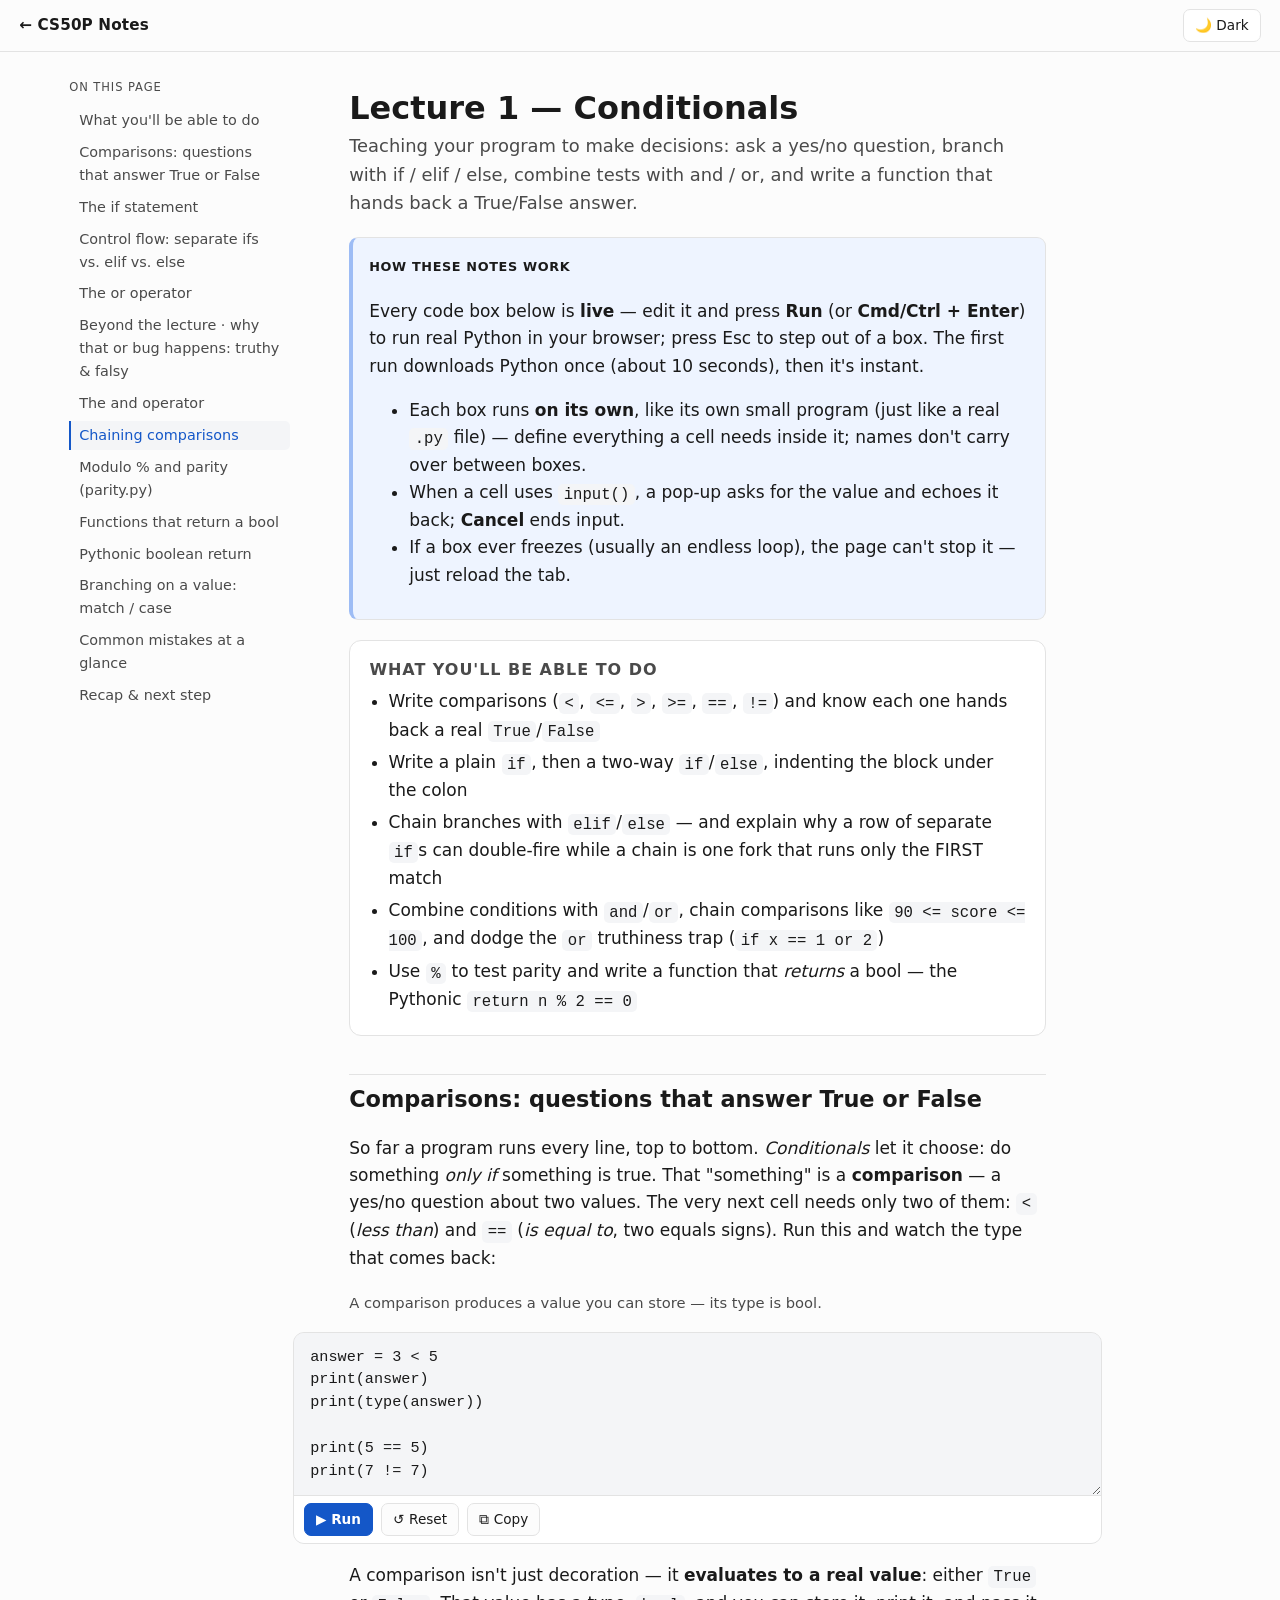
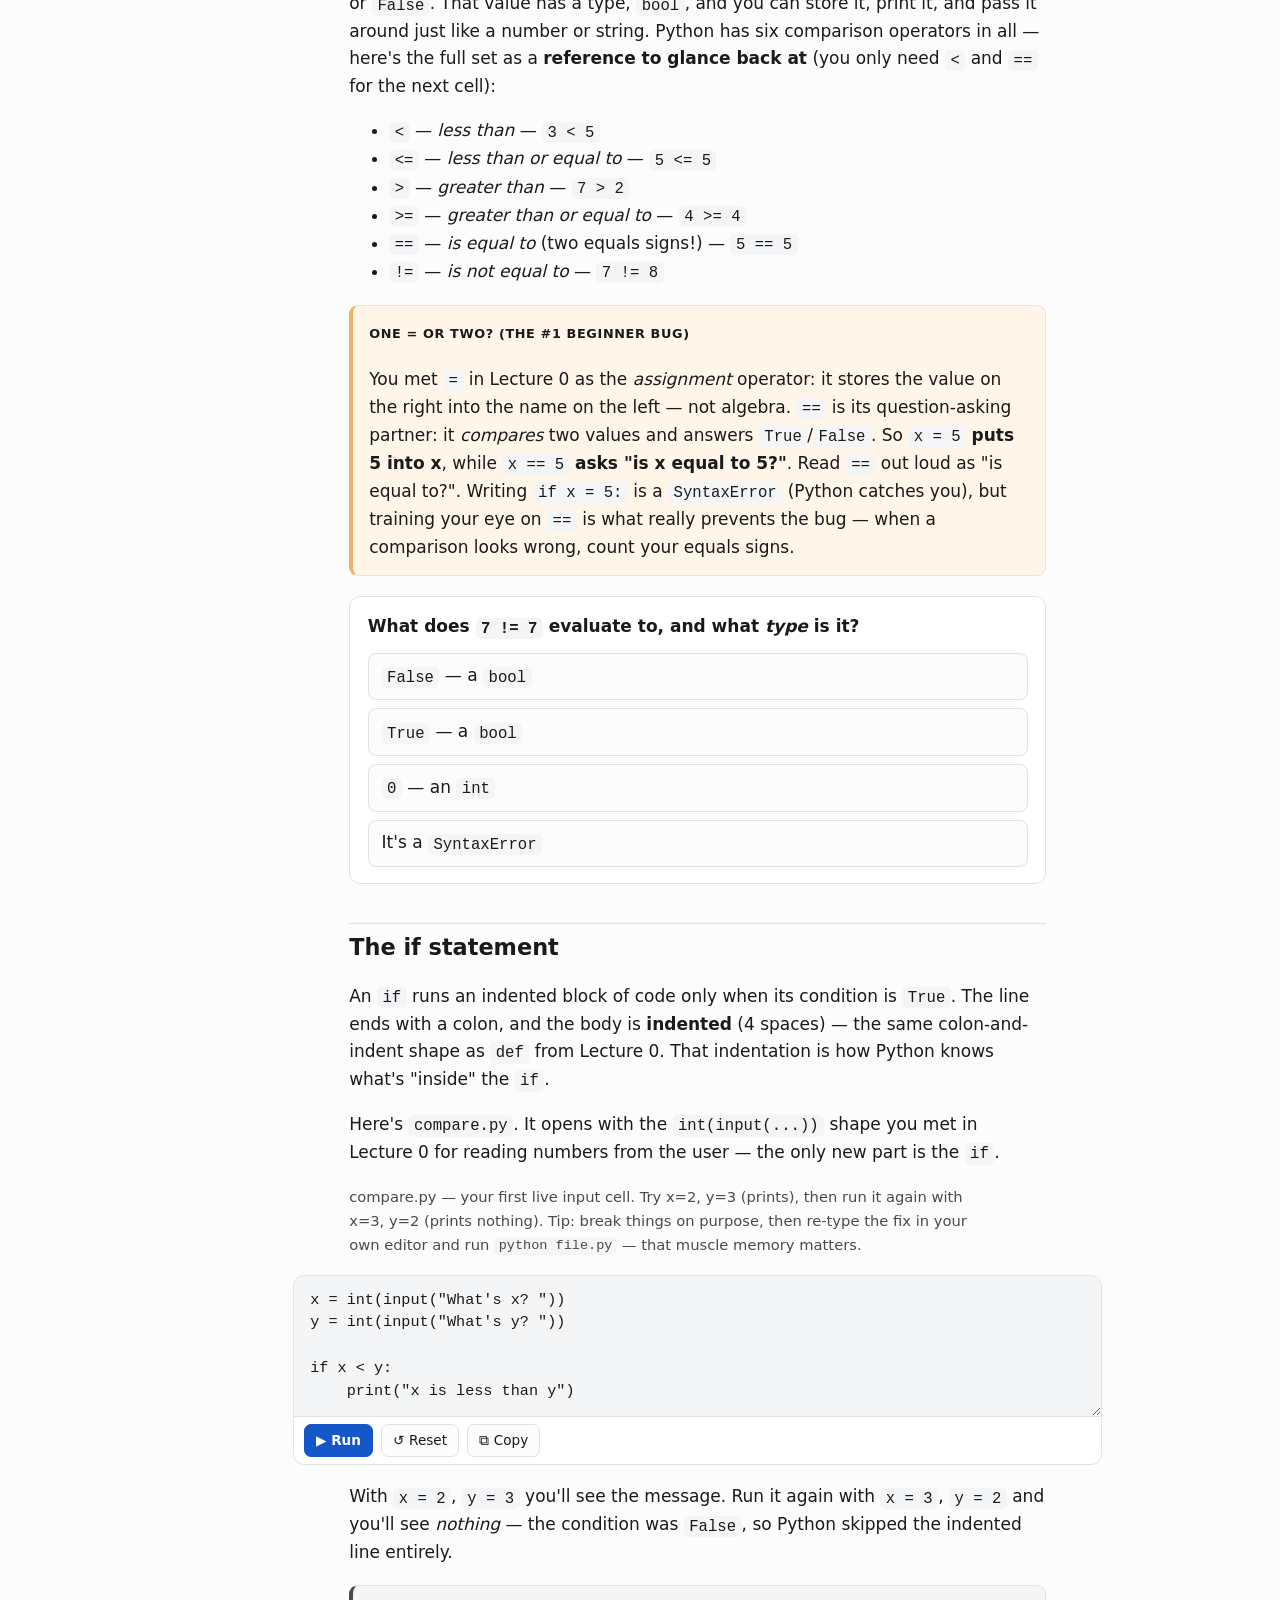
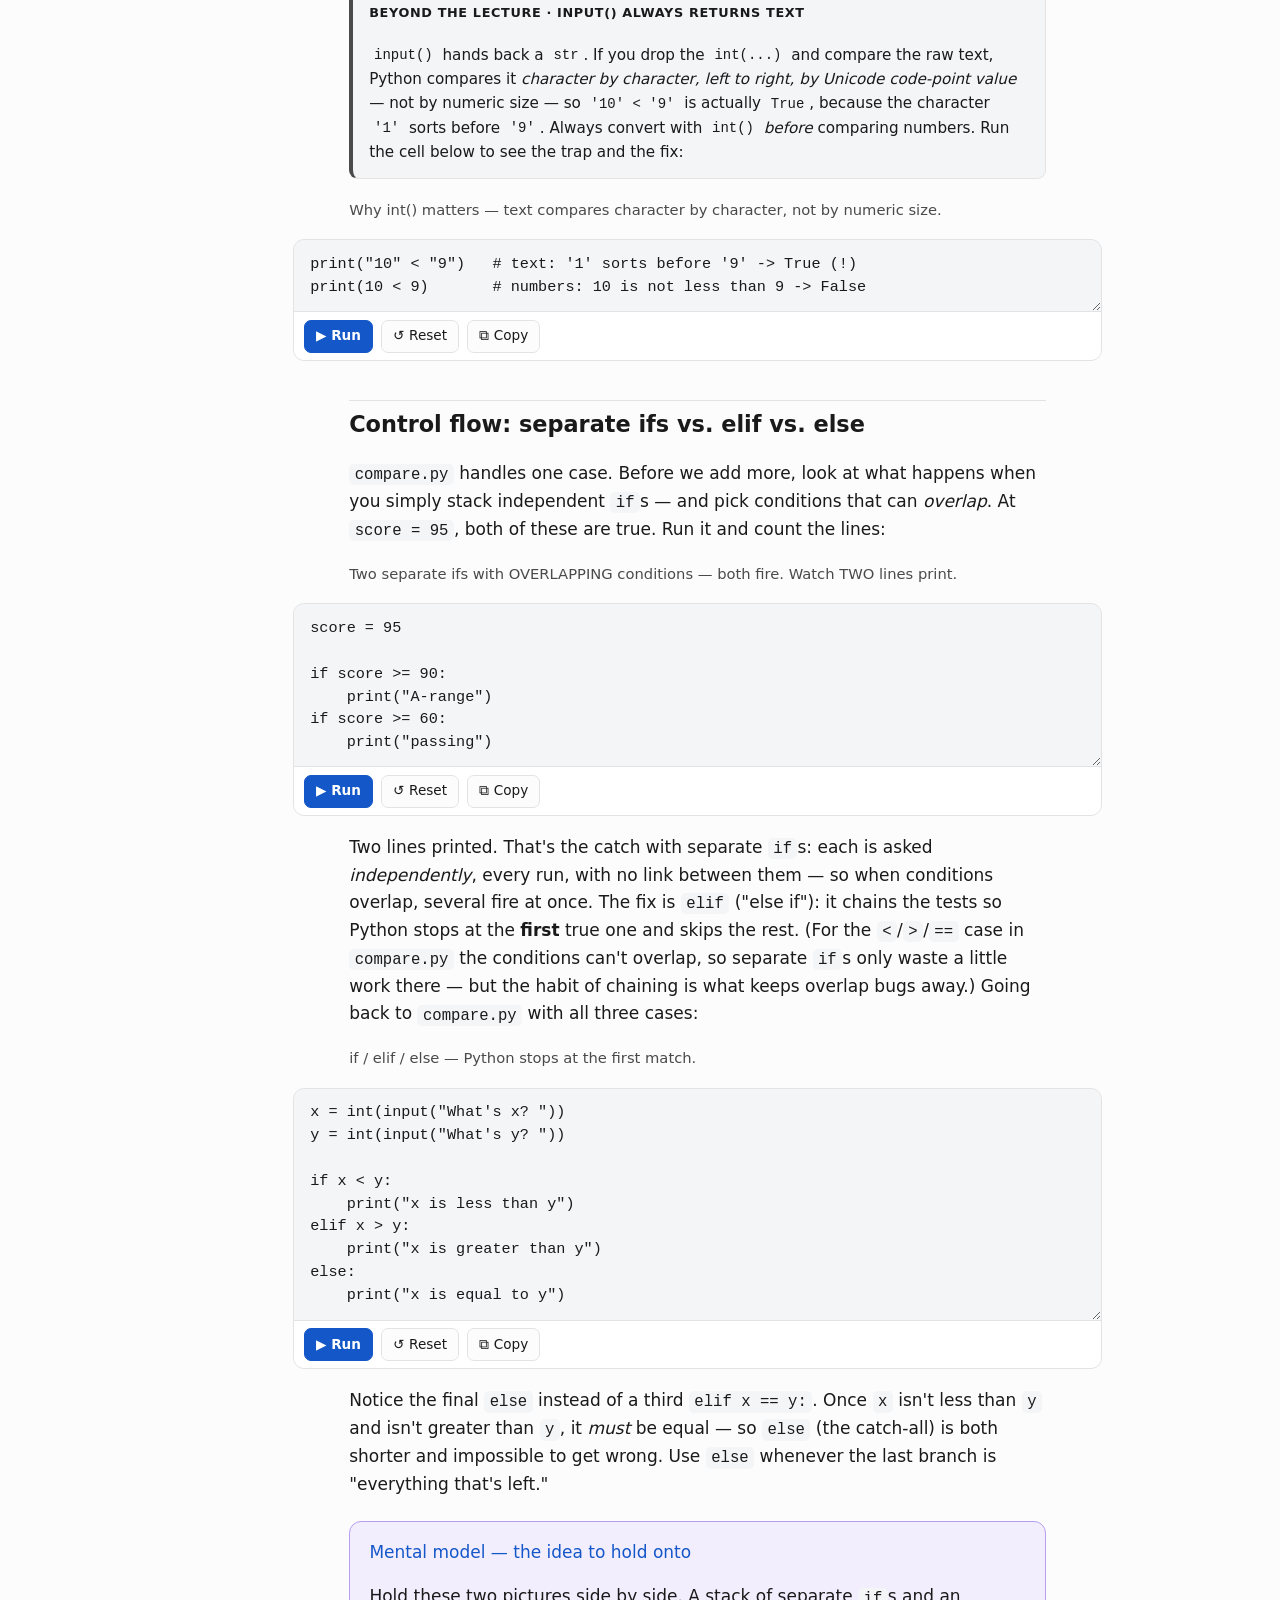
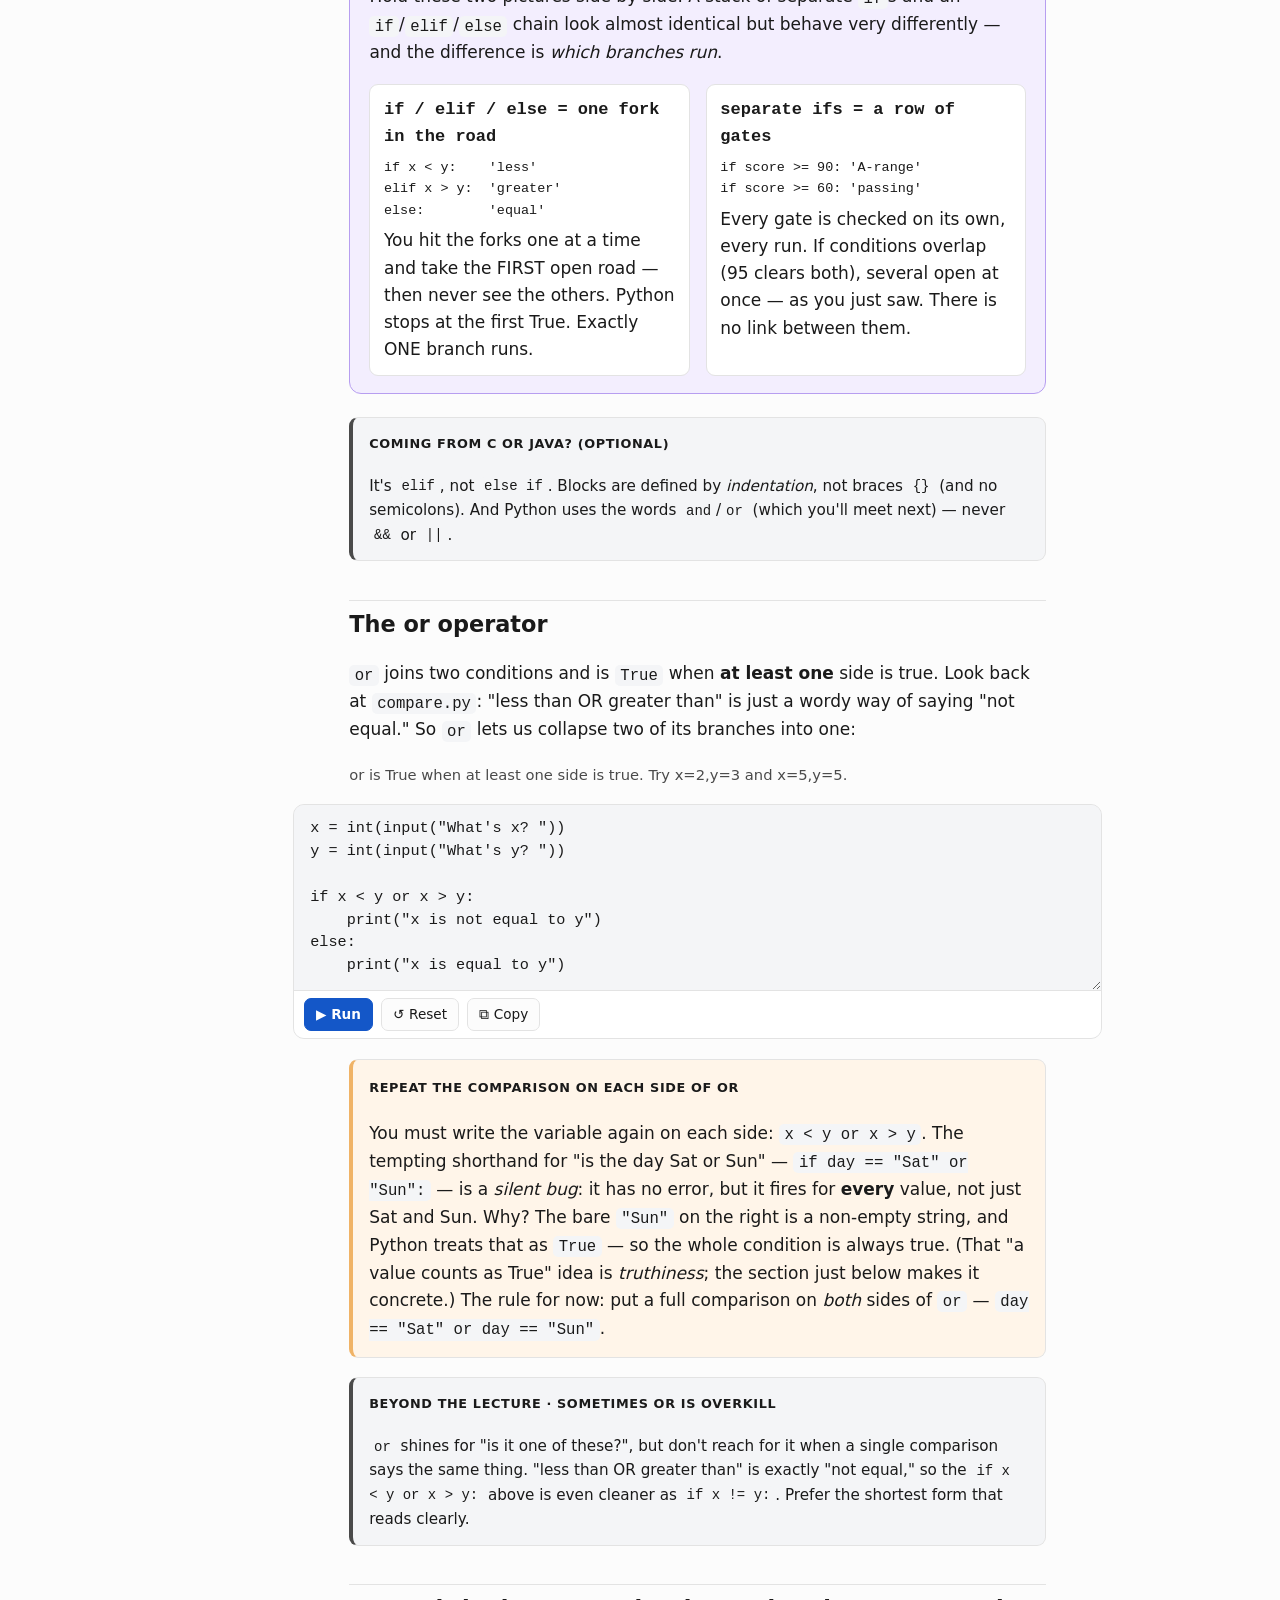
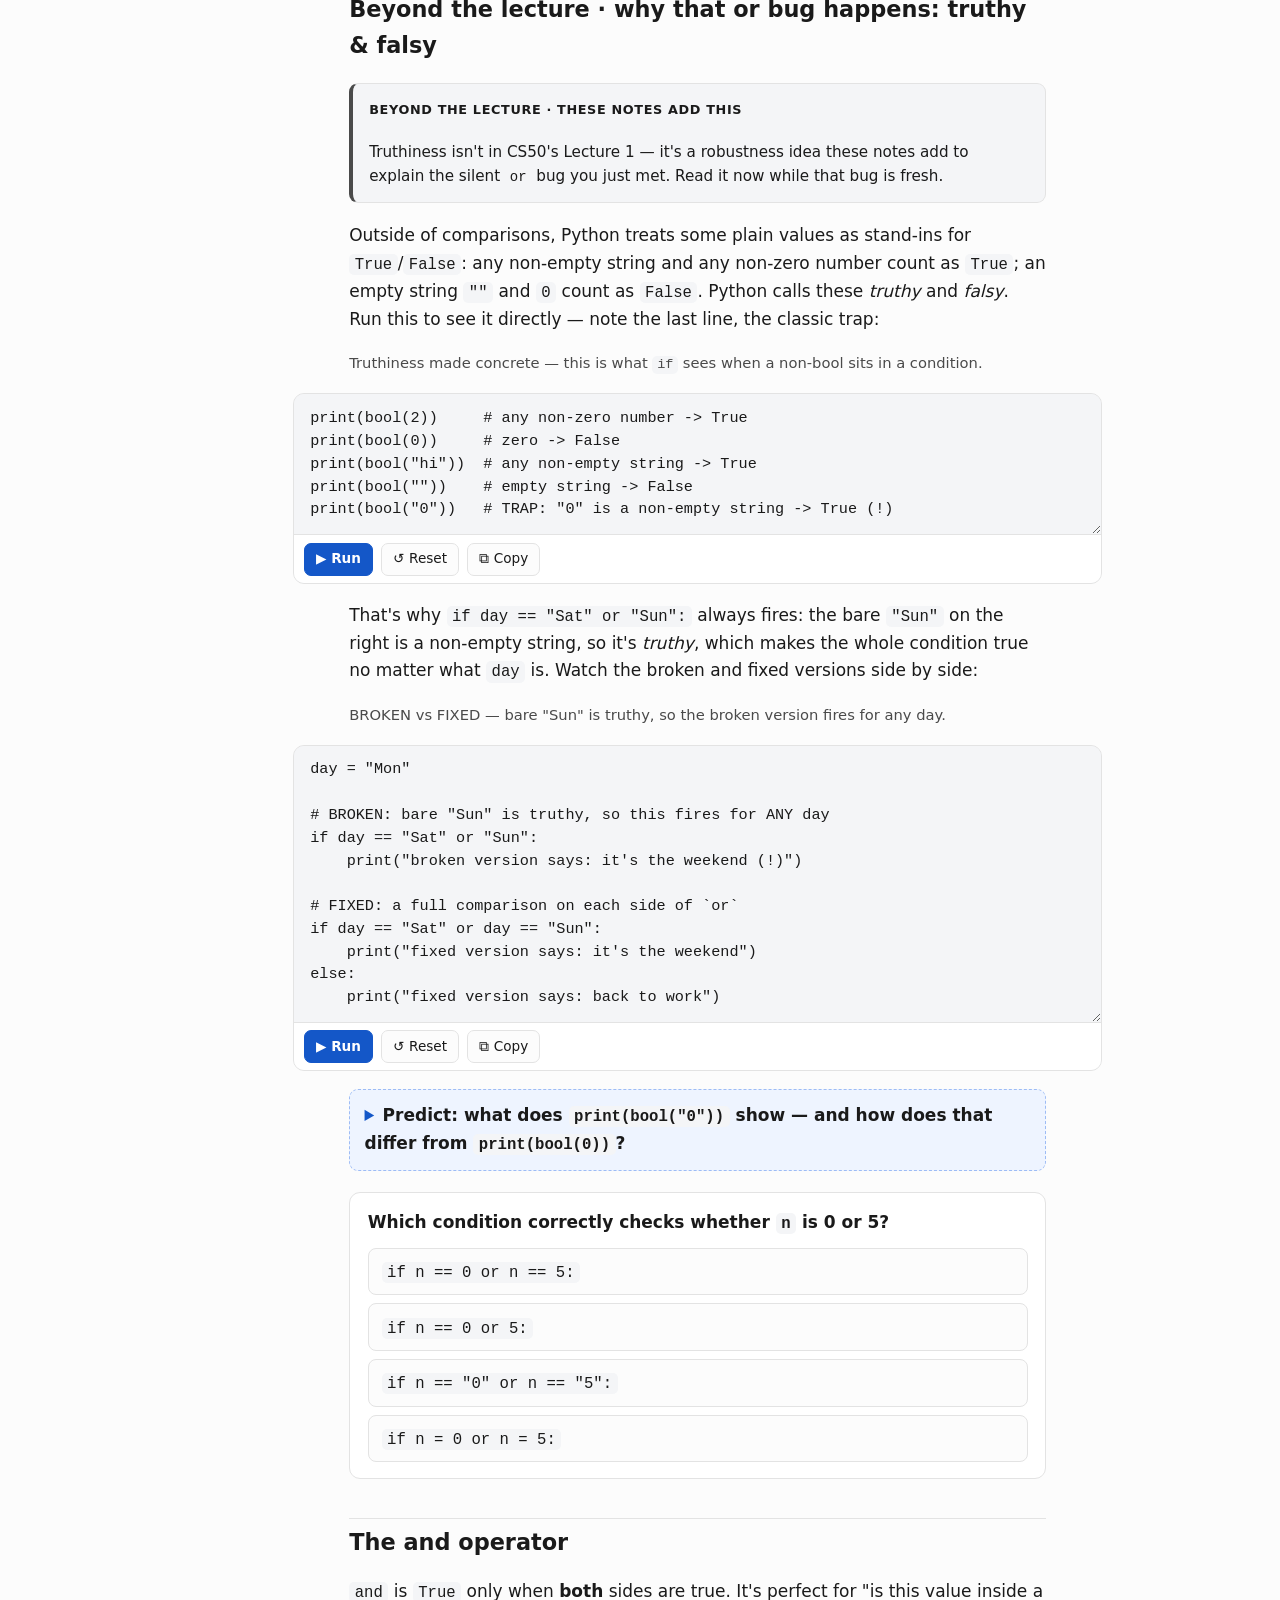
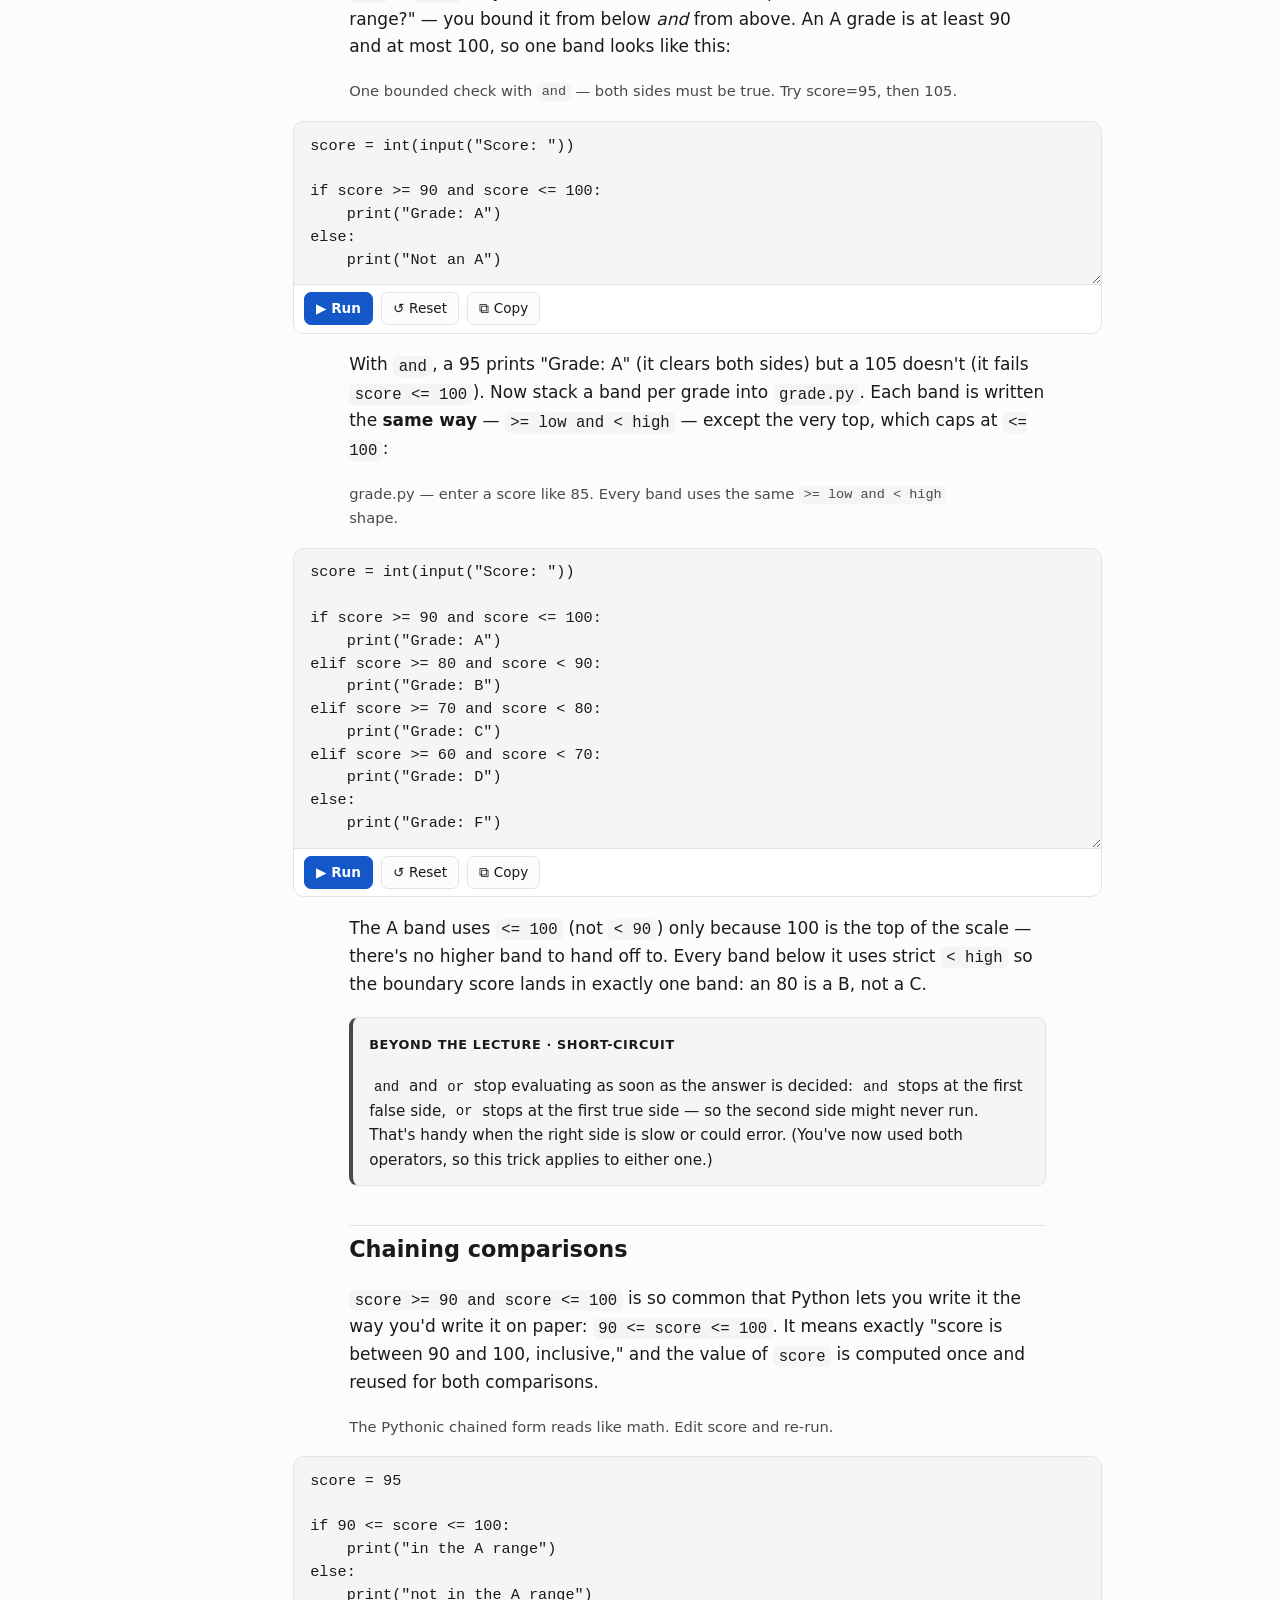
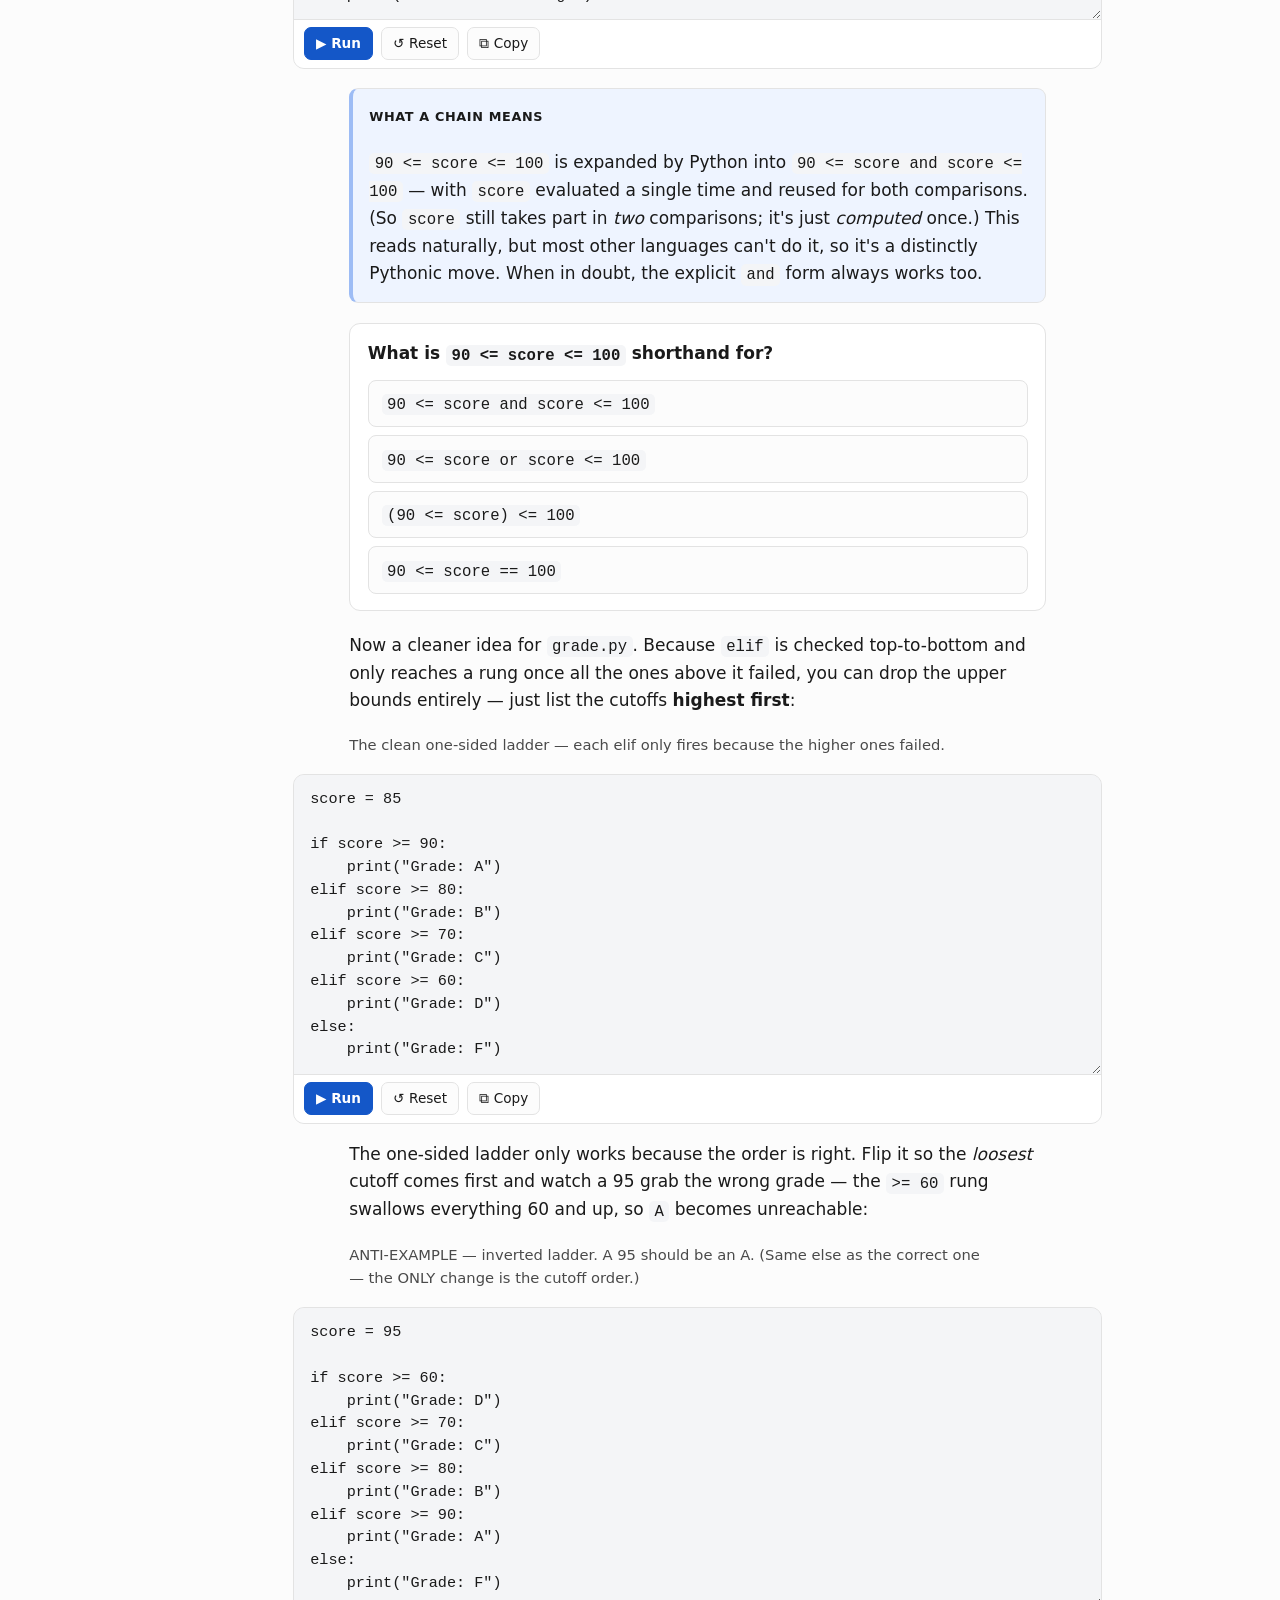
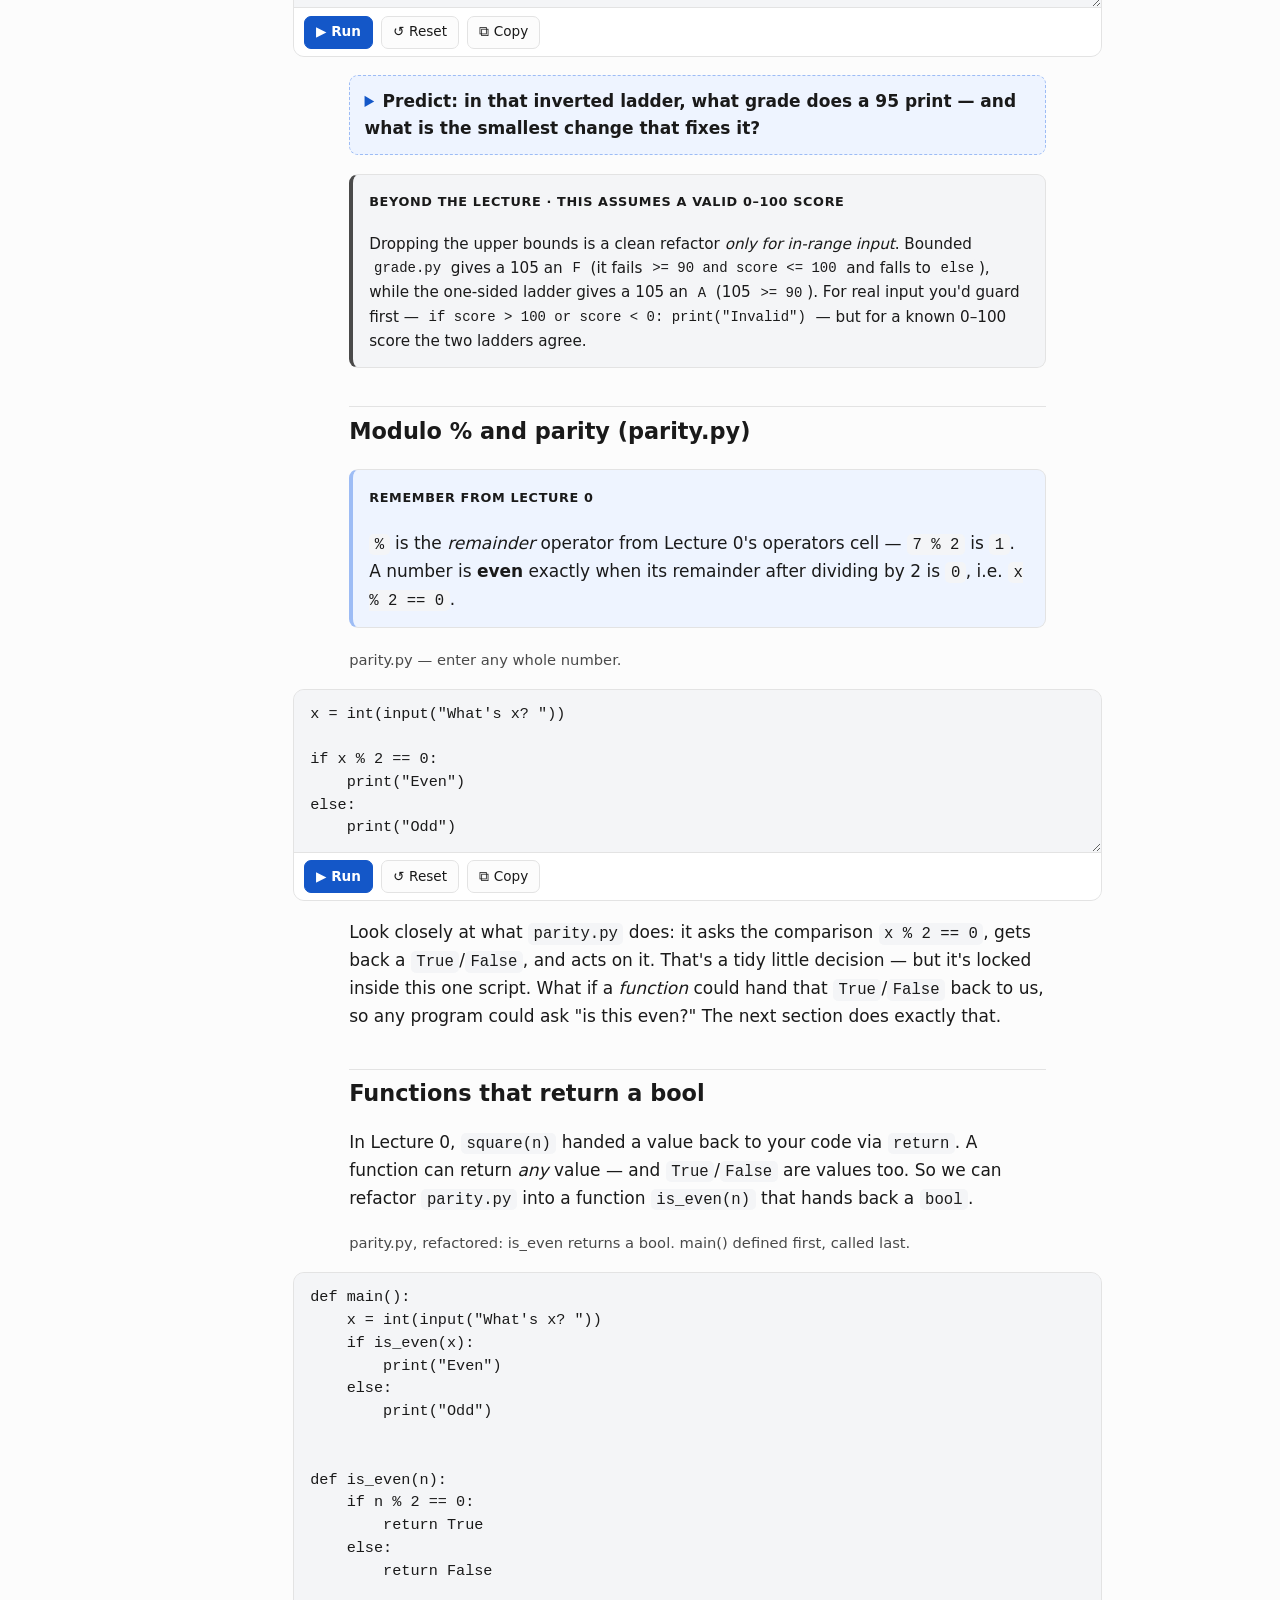
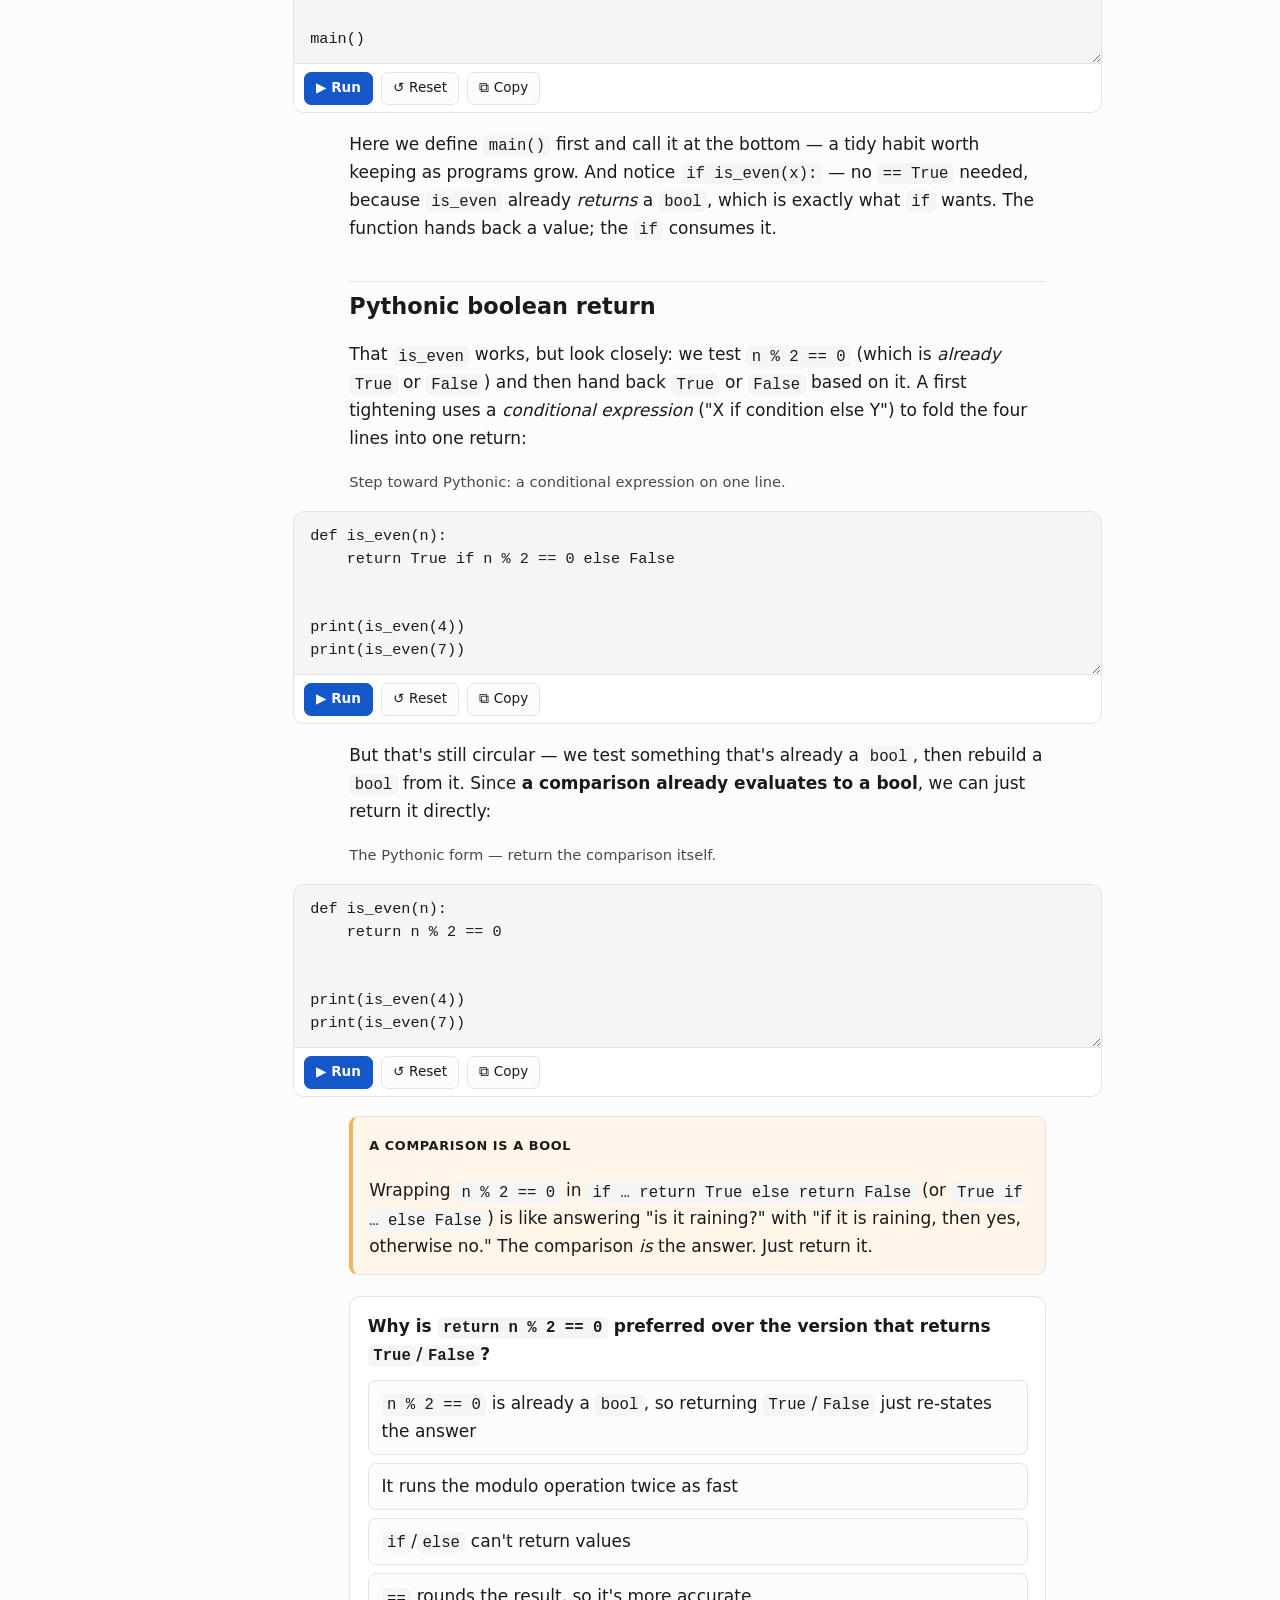
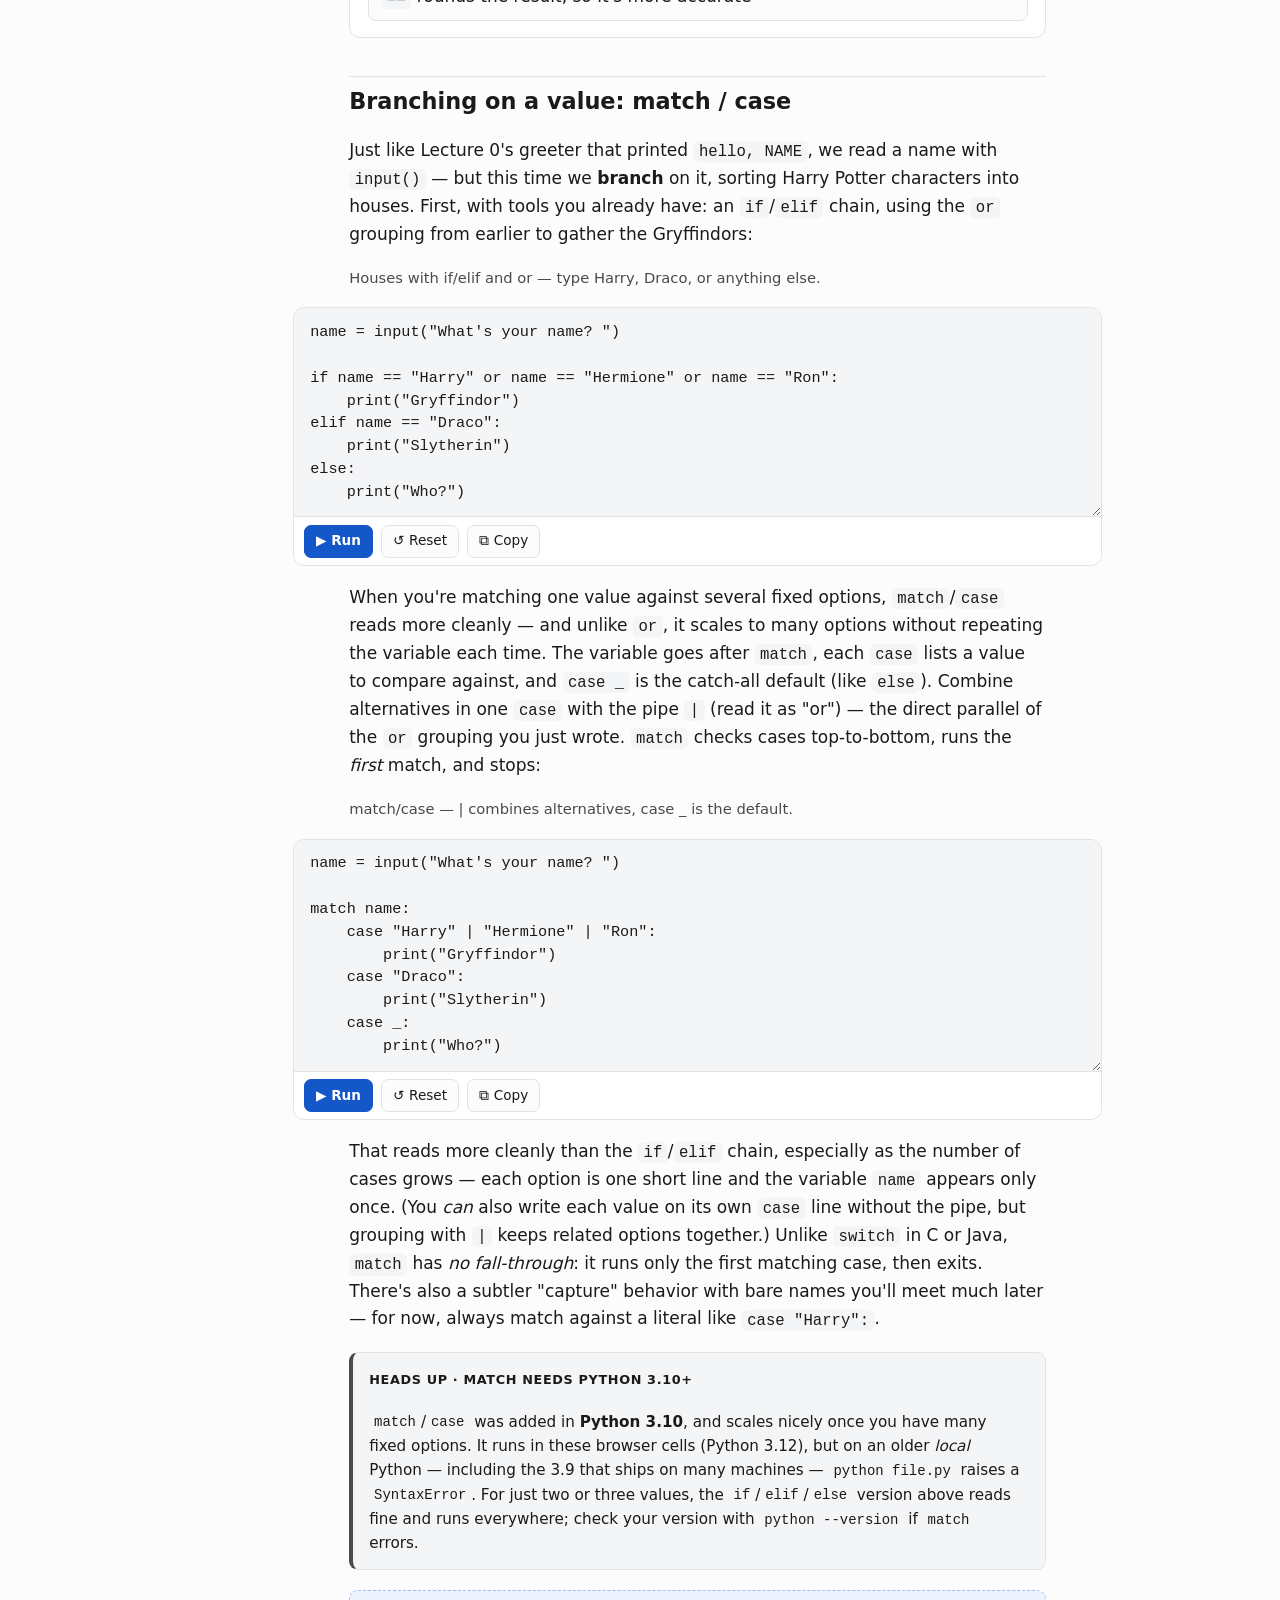
<file: lecture1.html>
<!DOCTYPE html>
<html lang="en">
<head>
<meta charset="utf-8">
<meta name="viewport" content="width=device-width, initial-scale=1">
<title>Lecture 1 — Conditionals · CS50P Notes</title>
<link rel="icon" href="data:,">
<link rel="stylesheet" href="assets/notes.css">
<script>try{var t=localStorage.getItem('cs50p-theme');if(t)document.documentElement.setAttribute('data-theme',t);}catch(e){}</script>
</head>
<body>
<div id="progress"></div>

<header class="site">
  <a class="brand" href="index.html">← CS50P Notes</a>
  <span class="spacer"></span>
  <button class="theme-toggle" type="button" aria-pressed="false">🌙 Dark</button>
</header>

<div class="wrap">
<nav class="toc" aria-label="On this page">
  <details open><summary>Contents</summary><p class="toc-title">On this page</p><ol></ol></details>
</nav>

<main>
<h1>Lecture 1 — Conditionals</h1>
  <p class="subtitle lead">Teaching your program to make decisions: ask a yes/no question, branch with if / elif / else, combine tests with and / or, and write a function that hands back a True/False answer.</p>
  <div class="callout note"><span class="tag">How these notes work</span><p>Every code box below is <strong>live</strong> — edit it and press <strong>Run</strong> (or <strong>Cmd/Ctrl + Enter</strong>) to run real Python in your browser; press Esc to step out of a box. The first run downloads Python once (about 10 seconds), then it's instant.</p><ul><li>Each box runs <strong>on its own</strong>, like its own small program (just like a real <code>.py</code> file) — define everything a cell needs inside it; names don't carry over between boxes.</li><li>When a cell uses <code>input()</code>, a pop-up asks for the value and echoes it back; <strong>Cancel</strong> ends input.</li><li>If a box ever freezes (usually an endless loop), the page can't stop it — just reload the tab.</li></ul></div>
  <div class="objectives"><h2>What you'll be able to do</h2><ul><li>Write comparisons (<code>&lt;</code>, <code>&lt;=</code>, <code>&gt;</code>, <code>&gt;=</code>, <code>==</code>, <code>!=</code>) and know each one hands back a real <code>True</code>/<code>False</code></li><li>Write a plain <code>if</code>, then a two-way <code>if</code>/<code>else</code>, indenting the block under the colon</li><li>Chain branches with <code>elif</code>/<code>else</code> — and explain why a row of separate <code>if</code>s can double-fire while a chain is one fork that runs only the FIRST match</li><li>Combine conditions with <code>and</code>/<code>or</code>, chain comparisons like <code>90 &lt;= score &lt;= 100</code>, and dodge the <code>or</code> truthiness trap (<code>if x == 1 or 2</code>)</li><li>Use <code>%</code> to test parity and write a function that <em>returns</em> a bool — the Pythonic <code>return n % 2 == 0</code></li></ul></div>
  <h2>Comparisons: questions that answer True or False</h2>
  <p>So far a program runs every line, top to bottom. <em>Conditionals</em> let it choose: do something <em>only if</em> something is true. That "something" is a <strong>comparison</strong> — a yes/no question about two values. The very next cell needs only two of them: <code>&lt;</code> (<em>less than</em>) and <code>==</code> (<em>is equal to</em>, two equals signs). Run this and watch the type that comes back:</p>
  <p class="cell-note">A comparison produces a value you can store — its type is bool.</p><textarea class="py">answer = 3 &lt; 5
print(answer)
print(type(answer))

print(5 == 5)
print(7 != 7)</textarea>
  <p>A comparison isn't just decoration — it <strong>evaluates to a real value</strong>: either <code>True</code> or <code>False</code>. That value has a type, <code>bool</code>, and you can store it, print it, and pass it around just like a number or string. Python has six comparison operators in all — here's the full set as a <strong>reference to glance back at</strong> (you only need <code>&lt;</code> and <code>==</code> for the next cell):</p>
  <ul><li><code>&lt;</code> — <em>less than</em> — <code>3 &lt; 5</code></li><li><code>&lt;=</code> — <em>less than or equal to</em> — <code>5 &lt;= 5</code></li><li><code>&gt;</code> — <em>greater than</em> — <code>7 &gt; 2</code></li><li><code>&gt;=</code> — <em>greater than or equal to</em> — <code>4 &gt;= 4</code></li><li><code>==</code> — <em>is equal to</em> (two equals signs!) — <code>5 == 5</code></li><li><code>!=</code> — <em>is not equal to</em> — <code>7 != 8</code></li></ul>
  <div class="callout gotcha"><span class="tag">One = or two? (the #1 beginner bug)</span><p>You met <code>=</code> in Lecture 0 as the <em>assignment</em> operator: it stores the value on the right into the name on the left — not algebra. <code>==</code> is its question-asking partner: it <em>compares</em> two values and answers <code>True</code>/<code>False</code>. So <code>x = 5</code> <strong>puts 5 into x</strong>, while <code>x == 5</code> <strong>asks "is x equal to 5?"</strong>. Read <code>==</code> out loud as "is equal to?". Writing <code>if x = 5:</code> is a <code>SyntaxError</code> (Python catches you), but training your eye on <code>==</code> is what really prevents the bug — when a comparison looks wrong, count your equals signs.</p></div>
  <div class="quiz"><p class="quiz-q">What does <code>7 != 7</code> evaluate to, and what <em>type</em> is it?</p><div class="opts"><button class="opt" type="button" data-correct><code>False</code> — a <code>bool</code></button><button class="opt" type="button"><code>True</code> — a <code>bool</code></button><button class="opt" type="button"><code>0</code> — an <code>int</code></button><button class="opt" type="button">It's a <code>SyntaxError</code></button></div><div class="why"><code>!=</code> means "not equal". 7 <em>is</em> equal to 7, so "not equal" is <code>False</code>. Every comparison hands back a real <code>bool</code> (<code>True</code>/<code>False</code>), never a number — that fact powers the rest of this lecture.</div></div>
  <h2>The if statement</h2>
  <p>An <code>if</code> runs an indented block of code only when its condition is <code>True</code>. The line ends with a colon, and the body is <strong>indented</strong> (4 spaces) — the same colon-and-indent shape as <code>def</code> from Lecture 0. That indentation is how Python knows what's "inside" the <code>if</code>.</p>
  <p>Here's <code>compare.py</code>. It opens with the <code>int(input(...))</code> shape you met in Lecture 0 for reading numbers from the user — the only new part is the <code>if</code>.</p>
  <p class="cell-note">compare.py — your first live input cell. Try x=2, y=3 (prints), then run it again with x=3, y=2 (prints nothing). Tip: break things on purpose, then re-type the fix in your own editor and run <code>python file.py</code> — that muscle memory matters.</p><textarea class="py">x = int(input("What's x? "))
y = int(input("What's y? "))

if x &lt; y:
    print("x is less than y")</textarea>
  <p>With <code>x = 2</code>, <code>y = 3</code> you'll see the message. Run it again with <code>x = 3</code>, <code>y = 2</code> and you'll see <em>nothing</em> — the condition was <code>False</code>, so Python skipped the indented line entirely.</p>
  <div class="callout later"><span class="tag">Beyond the lecture · input() always returns text</span><p><code>input()</code> hands back a <code>str</code>. If you drop the <code>int(...)</code> and compare the raw text, Python compares it <em>character by character, left to right, by Unicode code-point value</em> — not by numeric size — so <code>'10' &lt; '9'</code> is actually <code>True</code>, because the character <code>'1'</code> sorts before <code>'9'</code>. Always convert with <code>int()</code> <em>before</em> comparing numbers. Run the cell below to see the trap and the fix:</p></div>
  <p class="cell-note">Why int() matters — text compares character by character, not by numeric size.</p><textarea class="py">print("10" &lt; "9")   # text: '1' sorts before '9' -&gt; True (!)
print(10 &lt; 9)       # numbers: 10 is not less than 9 -&gt; False</textarea>
  <h2>Control flow: separate ifs vs. elif vs. else</h2>
  <p><code>compare.py</code> handles one case. Before we add more, look at what happens when you simply stack independent <code>if</code>s — and pick conditions that can <em>overlap</em>. At <code>score = 95</code>, both of these are true. Run it and count the lines:</p>
  <p class="cell-note">Two separate ifs with OVERLAPPING conditions — both fire. Watch TWO lines print.</p><textarea class="py">score = 95

if score &gt;= 90:
    print("A-range")
if score &gt;= 60:
    print("passing")</textarea>
  <p>Two lines printed. That's the catch with separate <code>if</code>s: each is asked <em>independently</em>, every run, with no link between them — so when conditions overlap, several fire at once. The fix is <code>elif</code> ("else if"): it chains the tests so Python stops at the <strong>first</strong> true one and skips the rest. (For the <code>&lt;</code>/<code>&gt;</code>/<code>==</code> case in <code>compare.py</code> the conditions can't overlap, so separate <code>if</code>s only waste a little work there — but the habit of chaining is what keeps overlap bugs away.) Going back to <code>compare.py</code> with all three cases:</p>
  <p class="cell-note">if / elif / else — Python stops at the first match.</p><textarea class="py">x = int(input("What's x? "))
y = int(input("What's y? "))

if x &lt; y:
    print("x is less than y")
elif x &gt; y:
    print("x is greater than y")
else:
    print("x is equal to y")</textarea>
  <p>Notice the final <code>else</code> instead of a third <code>elif x == y:</code>. Once <code>x</code> isn't less than <code>y</code> and isn't greater than <code>y</code>, it <em>must</em> be equal — so <code>else</code> (the catch-all) is both shorter and impossible to get wrong. Use <code>else</code> whenever the last branch is "everything that's left."</p>
  <div class="mental-model"><span class="tag">Mental model — the idea to hold onto</span><p>Hold these two pictures side by side. A stack of separate <code>if</code>s and an <code>if</code>/<code>elif</code>/<code>else</code> chain look almost identical but behave very differently — and the difference is <em>which branches run</em>.</p><div class="mm-diagram"><div class="mm-card"><b>if / elif / else  =  one fork in the road</b><pre style="margin:.4rem 0;font-family:var(--mono);font-size:.84rem;white-space:pre-wrap;overflow-x:auto">if x &lt; y:    'less'
elif x &gt; y:  'greater'
else:        'equal'</pre><span>You hit the forks one at a time and take the FIRST open road — then never see the others. Python stops at the first True. Exactly ONE branch runs.</span></div><div class="mm-card"><b>separate ifs  =  a row of gates</b><pre style="margin:.4rem 0;font-family:var(--mono);font-size:.84rem;white-space:pre-wrap;overflow-x:auto">if score &gt;= 90: 'A-range'
if score &gt;= 60: 'passing'</pre><span>Every gate is checked on its own, every run. If conditions overlap (95 clears both), several open at once — as you just saw. There is no link between them.</span></div></div></div>
  <div class="callout later"><span class="tag">Coming from C or Java? (optional)</span><p>It's <code>elif</code>, not <code>else if</code>. Blocks are defined by <em>indentation</em>, not braces <code>{}</code> (and no semicolons). And Python uses the words <code>and</code>/<code>or</code> (which you'll meet next) — never <code>&amp;&amp;</code> or <code>||</code>.</p></div>
  <h2>The or operator</h2>
  <p><code>or</code> joins two conditions and is <code>True</code> when <strong>at least one</strong> side is true. Look back at <code>compare.py</code>: "less than OR greater than" is just a wordy way of saying "not equal." So <code>or</code> lets us collapse two of its branches into one:</p>
  <p class="cell-note">or is True when at least one side is true. Try x=2,y=3 and x=5,y=5.</p><textarea class="py">x = int(input("What's x? "))
y = int(input("What's y? "))

if x &lt; y or x &gt; y:
    print("x is not equal to y")
else:
    print("x is equal to y")</textarea>
  <div class="callout gotcha"><span class="tag">Repeat the comparison on each side of or</span><p>You must write the variable again on each side: <code>x &lt; y or x &gt; y</code>. The tempting shorthand for "is the day Sat or Sun" — <code>if day == "Sat" or "Sun":</code> — is a <em>silent bug</em>: it has no error, but it fires for <strong>every</strong> value, not just Sat and Sun. Why? The bare <code>"Sun"</code> on the right is a non-empty string, and Python treats that as <code>True</code> — so the whole condition is always true. (That "a value counts as True" idea is <em>truthiness</em>; the section just below makes it concrete.) The rule for now: put a full comparison on <em>both</em> sides of <code>or</code> — <code>day == "Sat" or day == "Sun"</code>.</p></div>
  <div class="callout later"><span class="tag">Beyond the lecture · sometimes or is overkill</span><p><code>or</code> shines for "is it one of these?", but don't reach for it when a single comparison says the same thing. "less than OR greater than" is exactly "not equal," so the <code>if x &lt; y or x &gt; y:</code> above is even cleaner as <code>if x != y:</code>. Prefer the shortest form that reads clearly.</p></div>
  <h2>Beyond the lecture · why that or bug happens: truthy &amp; falsy</h2>
  <div class="callout later"><span class="tag">Beyond the lecture · these notes add this</span><p>Truthiness isn't in CS50's Lecture 1 — it's a robustness idea these notes add to explain the silent <code>or</code> bug you just met. Read it now while that bug is fresh.</p></div>
  <p>Outside of comparisons, Python treats some plain values as stand-ins for <code>True</code>/<code>False</code>: any non-empty string and any non-zero number count as <code>True</code>; an empty string <code>""</code> and <code>0</code> count as <code>False</code>. Python calls these <em>truthy</em> and <em>falsy</em>. Run this to see it directly — note the last line, the classic trap:</p>
  <p class="cell-note">Truthiness made concrete — this is what <code>if</code> sees when a non-bool sits in a condition.</p><textarea class="py">print(bool(2))     # any non-zero number -&gt; True
print(bool(0))     # zero -&gt; False
print(bool("hi"))  # any non-empty string -&gt; True
print(bool(""))    # empty string -&gt; False
print(bool("0"))   # TRAP: "0" is a non-empty string -&gt; True (!)</textarea>
  <p>That's why <code>if day == "Sat" or "Sun":</code> always fires: the bare <code>"Sun"</code> on the right is a non-empty string, so it's <em>truthy</em>, which makes the whole condition true no matter what <code>day</code> is. Watch the broken and fixed versions side by side:</p>
  <p class="cell-note">BROKEN vs FIXED — bare "Sun" is truthy, so the broken version fires for any day.</p><textarea class="py">day = "Mon"

# BROKEN: bare "Sun" is truthy, so this fires for ANY day
if day == "Sat" or "Sun":
    print("broken version says: it's the weekend (!)")

# FIXED: a full comparison on each side of `or`
if day == "Sat" or day == "Sun":
    print("fixed version says: it's the weekend")
else:
    print("fixed version says: back to work")</textarea>
  <details class="predict"><summary>Predict: what does <code>print(bool("0"))</code> show — and how does that differ from <code>print(bool(0))</code>?</summary><div style="margin:.2rem 0 .6rem"><p><code>bool("0")</code> is <code>True</code>; <code>bool(0)</code> is <code>False</code>. The string <code>"0"</code> is a <em>character</em>, not the number zero — and any non-empty string is truthy, so its content doesn't matter. Only the empty string <code>""</code> is falsy. The number <code>0</code> is the falsy one. This is exactly why a bare value sneaks past <code>or</code>.</p></div></details>
  <div class="quiz"><p class="quiz-q">Which condition correctly checks whether <code>n</code> is 0 or 5?</p><div class="opts"><button class="opt" type="button" data-correct><code>if n == 0 or n == 5:</code></button><button class="opt" type="button"><code>if n == 0 or 5:</code></button><button class="opt" type="button"><code>if n == "0" or n == "5":</code></button><button class="opt" type="button"><code>if n = 0 or n = 5:</code></button></div><div class="why"><code>or</code> joins two complete questions, so you must write <code>n ==</code> on <em>both</em> sides. <code>n == 0 or 5</code> leaves a bare <code>5</code> — which is truthy — so the whole thing is always true (a silent bug). <code>n == "0"</code> compares against the <em>string</em> <code>"0"</code>, which never equals the number <code>0</code>. And <code>if n = 0</code> uses assignment <code>=</code> inside an <code>if</code>, a <code>SyntaxError</code>.</div></div>
  <h2>The and operator</h2>
  <p><code>and</code> is <code>True</code> only when <strong>both</strong> sides are true. It's perfect for "is this value inside a range?" — you bound it from below <em>and</em> from above. An A grade is at least 90 and at most 100, so one band looks like this:</p>
  <p class="cell-note">One bounded check with <code>and</code> — both sides must be true. Try score=95, then 105.</p><textarea class="py">score = int(input("Score: "))

if score &gt;= 90 and score &lt;= 100:
    print("Grade: A")
else:
    print("Not an A")</textarea>
  <p>With <code>and</code>, a 95 prints "Grade: A" (it clears both sides) but a 105 doesn't (it fails <code>score &lt;= 100</code>). Now stack a band per grade into <code>grade.py</code>. Each band is written the <strong>same way</strong> — <code>&gt;= low and &lt; high</code> — except the very top, which caps at <code>&lt;= 100</code>:</p>
  <p class="cell-note">grade.py — enter a score like 85. Every band uses the same <code>&gt;= low and &lt; high</code> shape.</p><textarea class="py">score = int(input("Score: "))

if score &gt;= 90 and score &lt;= 100:
    print("Grade: A")
elif score &gt;= 80 and score &lt; 90:
    print("Grade: B")
elif score &gt;= 70 and score &lt; 80:
    print("Grade: C")
elif score &gt;= 60 and score &lt; 70:
    print("Grade: D")
else:
    print("Grade: F")</textarea>
  <p>The A band uses <code>&lt;= 100</code> (not <code>&lt; 90</code>) only because 100 is the top of the scale — there's no higher band to hand off to. Every band below it uses strict <code>&lt; high</code> so the boundary score lands in exactly one band: an 80 is a B, not a C.</p>
  <div class="callout later"><span class="tag">Beyond the lecture · short-circuit</span><p><code>and</code> and <code>or</code> stop evaluating as soon as the answer is decided: <code>and</code> stops at the first false side, <code>or</code> stops at the first true side — so the second side might never run. That's handy when the right side is slow or could error. (You've now used both operators, so this trick applies to either one.)</p></div>
  <h2>Chaining comparisons</h2>
  <p><code>score &gt;= 90 and score &lt;= 100</code> is so common that Python lets you write it the way you'd write it on paper: <code>90 &lt;= score &lt;= 100</code>. It means exactly "score is between 90 and 100, inclusive," and the value of <code>score</code> is computed once and reused for both comparisons.</p>
  <p class="cell-note">The Pythonic chained form reads like math. Edit score and re-run.</p><textarea class="py">score = 95

if 90 &lt;= score &lt;= 100:
    print("in the A range")
else:
    print("not in the A range")</textarea>
  <div class="callout note"><span class="tag">What a chain means</span><p><code>90 &lt;= score &lt;= 100</code> is expanded by Python into <code>90 &lt;= score and score &lt;= 100</code> — with <code>score</code> evaluated a single time and reused for both comparisons. (So <code>score</code> still takes part in <em>two</em> comparisons; it's just <em>computed</em> once.) This reads naturally, but most other languages can't do it, so it's a distinctly Pythonic move. When in doubt, the explicit <code>and</code> form always works too.</p></div>
  <div class="quiz"><p class="quiz-q">What is <code>90 &lt;= score &lt;= 100</code> shorthand for?</p><div class="opts"><button class="opt" type="button" data-correct><code>90 &lt;= score and score &lt;= 100</code></button><button class="opt" type="button"><code>90 &lt;= score or score &lt;= 100</code></button><button class="opt" type="button"><code>(90 &lt;= score) &lt;= 100</code></button><button class="opt" type="button"><code>90 &lt;= score == 100</code></button></div><div class="why">Python expands a chained comparison into an <code>and</code> of the neighboring pairs, computing <code>score</code> once and reusing it. The <code>(90 &lt;= score) &lt;= 100</code> reading is what most other languages would do — Python doesn't.</div></div>
  <p>Now a cleaner idea for <code>grade.py</code>. Because <code>elif</code> is checked top-to-bottom and only reaches a rung once all the ones above it failed, you can drop the upper bounds entirely — just list the cutoffs <strong>highest first</strong>:</p>
  <p class="cell-note">The clean one-sided ladder — each elif only fires because the higher ones failed.</p><textarea class="py">score = 85

if score &gt;= 90:
    print("Grade: A")
elif score &gt;= 80:
    print("Grade: B")
elif score &gt;= 70:
    print("Grade: C")
elif score &gt;= 60:
    print("Grade: D")
else:
    print("Grade: F")</textarea>
  <p>The one-sided ladder only works because the order is right. Flip it so the <em>loosest</em> cutoff comes first and watch a 95 grab the wrong grade — the <code>&gt;= 60</code> rung swallows everything 60 and up, so <code>A</code> becomes unreachable:</p>
  <p class="cell-note">ANTI-EXAMPLE — inverted ladder. A 95 should be an A. (Same else as the correct one — the ONLY change is the cutoff order.)</p><textarea class="py">score = 95

if score &gt;= 60:
    print("Grade: D")
elif score &gt;= 70:
    print("Grade: C")
elif score &gt;= 80:
    print("Grade: B")
elif score &gt;= 90:
    print("Grade: A")
else:
    print("Grade: F")</textarea>
  <details class="predict"><summary>Predict: in that inverted ladder, what grade does a 95 print — and what is the smallest change that fixes it?</summary><div style="margin:.2rem 0 .6rem"><p>Grade: D. Python checks the first rung, <code>score &gt;= 60</code>, which is true for 95, so it prints "D" and stops — the <code>&gt;= 90</code> rung lower down is never reached. The first matching rung wins, so the fix is to reorder the rungs highest cutoff first (<code>&gt;= 90</code>, then <code>&gt;= 80</code>, …); no condition needs to change, only their order.</p></div></details>
  <div class="callout later"><span class="tag">Beyond the lecture · this assumes a valid 0–100 score</span><p>Dropping the upper bounds is a clean refactor <em>only for in-range input</em>. Bounded <code>grade.py</code> gives a 105 an <code>F</code> (it fails <code>&gt;= 90 and score &lt;= 100</code> and falls to <code>else</code>), while the one-sided ladder gives a 105 an <code>A</code> (105 <code>&gt;= 90</code>). For real input you'd guard first — <code>if score &gt; 100 or score &lt; 0: print("Invalid")</code> — but for a known 0–100 score the two ladders agree.</p></div>
  <h2>Modulo % and parity (parity.py)</h2>
  <div class="callout note"><span class="tag">Remember from Lecture 0</span><p><code>%</code> is the <em>remainder</em> operator from Lecture 0's operators cell — <code>7 % 2</code> is <code>1</code>. A number is <strong>even</strong> exactly when its remainder after dividing by 2 is <code>0</code>, i.e. <code>x % 2 == 0</code>.</p></div>
  <p class="cell-note">parity.py — enter any whole number.</p><textarea class="py">x = int(input("What's x? "))

if x % 2 == 0:
    print("Even")
else:
    print("Odd")</textarea>
  <p>Look closely at what <code>parity.py</code> does: it asks the comparison <code>x % 2 == 0</code>, gets back a <code>True</code>/<code>False</code>, and acts on it. That's a tidy little decision — but it's locked inside this one script. What if a <em>function</em> could hand that <code>True</code>/<code>False</code> back to us, so any program could ask "is this even?" The next section does exactly that.</p>
  <h2>Functions that return a bool</h2>
  <p>In Lecture 0, <code>square(n)</code> handed a value back to your code via <code>return</code>. A function can return <em>any</em> value — and <code>True</code>/<code>False</code> are values too. So we can refactor <code>parity.py</code> into a function <code>is_even(n)</code> that hands back a <code>bool</code>.</p>
  <p class="cell-note">parity.py, refactored: is_even returns a bool. main() defined first, called last.</p><textarea class="py">def main():
    x = int(input("What's x? "))
    if is_even(x):
        print("Even")
    else:
        print("Odd")


def is_even(n):
    if n % 2 == 0:
        return True
    else:
        return False


main()</textarea>
  <p>Here we define <code>main()</code> first and call it at the bottom — a tidy habit worth keeping as programs grow. And notice <code>if is_even(x):</code> — no <code>== True</code> needed, because <code>is_even</code> already <em>returns</em> a <code>bool</code>, which is exactly what <code>if</code> wants. The function hands back a value; the <code>if</code> consumes it.</p>
  <h2>Pythonic boolean return</h2>
  <p>That <code>is_even</code> works, but look closely: we test <code>n % 2 == 0</code> (which is <em>already</em> <code>True</code> or <code>False</code>) and then hand back <code>True</code> or <code>False</code> based on it. A first tightening uses a <em>conditional expression</em> ("X if condition else Y") to fold the four lines into one return:</p>
  <p class="cell-note">Step toward Pythonic: a conditional expression on one line.</p><textarea class="py">def is_even(n):
    return True if n % 2 == 0 else False


print(is_even(4))
print(is_even(7))</textarea>
  <p>But that's still circular — we test something that's already a <code>bool</code>, then rebuild a <code>bool</code> from it. Since <strong>a comparison already evaluates to a bool</strong>, we can just return it directly:</p>
  <p class="cell-note">The Pythonic form — return the comparison itself.</p><textarea class="py">def is_even(n):
    return n % 2 == 0


print(is_even(4))
print(is_even(7))</textarea>
  <div class="callout gotcha"><span class="tag">A comparison IS a bool</span><p>Wrapping <code>n % 2 == 0</code> in <code>if … return True else return False</code> (or <code>True if … else False</code>) is like answering "is it raining?" with "if it is raining, then yes, otherwise no." The comparison <em>is</em> the answer. Just return it.</p></div>
  <div class="quiz"><p class="quiz-q">Why is <code>return n % 2 == 0</code> preferred over the version that returns <code>True</code>/<code>False</code>?</p><div class="opts"><button class="opt" type="button" data-correct><code>n % 2 == 0</code> is already a <code>bool</code>, so returning <code>True</code>/<code>False</code> just re-states the answer</button><button class="opt" type="button">It runs the modulo operation twice as fast</button><button class="opt" type="button"><code>if</code>/<code>else</code> can't return values</button><button class="opt" type="button"><code>==</code> rounds the result, so it's more accurate</button></div><div class="why">A comparison evaluates to <code>True</code>/<code>False</code> by itself. Returning it directly is shorter and clearer — there's no need to convert a bool into a bool.</div></div>
  <h2>Branching on a value: match / case</h2>
  <p>Just like Lecture 0's greeter that printed <code>hello, NAME</code>, we read a name with <code>input()</code> — but this time we <strong>branch</strong> on it, sorting Harry Potter characters into houses. First, with tools you already have: an <code>if</code>/<code>elif</code> chain, using the <code>or</code> grouping from earlier to gather the Gryffindors:</p>
  <p class="cell-note">Houses with if/elif and or — type Harry, Draco, or anything else.</p><textarea class="py">name = input("What's your name? ")

if name == "Harry" or name == "Hermione" or name == "Ron":
    print("Gryffindor")
elif name == "Draco":
    print("Slytherin")
else:
    print("Who?")</textarea>
  <p>When you're matching one value against several fixed options, <code>match</code>/<code>case</code> reads more cleanly — and unlike <code>or</code>, it scales to many options without repeating the variable each time. The variable goes after <code>match</code>, each <code>case</code> lists a value to compare against, and <code>case _</code> is the catch-all default (like <code>else</code>). Combine alternatives in one <code>case</code> with the pipe <code>|</code> (read it as "or") — the direct parallel of the <code>or</code> grouping you just wrote. <code>match</code> checks cases top-to-bottom, runs the <em>first</em> match, and stops:</p>
  <p class="cell-note">match/case — | combines alternatives, case _ is the default.</p><textarea class="py">name = input("What's your name? ")

match name:
    case "Harry" | "Hermione" | "Ron":
        print("Gryffindor")
    case "Draco":
        print("Slytherin")
    case _:
        print("Who?")</textarea>
  <p>That reads more cleanly than the <code>if</code>/<code>elif</code> chain, especially as the number of cases grows — each option is one short line and the variable <code>name</code> appears only once. (You <em>can</em> also write each value on its own <code>case</code> line without the pipe, but grouping with <code>|</code> keeps related options together.) Unlike <code>switch</code> in C or Java, <code>match</code> has <em>no fall-through</em>: it runs only the first matching case, then exits. There's also a subtler "capture" behavior with bare names you'll meet much later — for now, always match against a literal like <code>case "Harry":</code>.</p>
  <div class="callout later"><span class="tag">Heads up · match needs Python 3.10+</span><p><code>match</code>/<code>case</code> was added in <strong>Python 3.10</strong>, and scales nicely once you have many fixed options. It runs in these browser cells (Python 3.12), but on an older <em>local</em> Python — including the 3.9 that ships on many machines — <code>python file.py</code> raises a <code>SyntaxError</code>. For just two or three values, the <code>if</code>/<code>elif</code>/<code>else</code> version above reads fine and runs everywhere; check your version with <code>python --version</code> if <code>match</code> errors.</p></div>
  <details class="predict"><summary>Predict: with the match cell above, you run it and type "harry" (lowercase). What prints?</summary><div style="margin:.2rem 0 .6rem"><p>Who? — the cases test for the exact string <code>"Harry"</code> with a capital H, and <code>"harry"</code> doesn't equal it. So none of the literal cases match and it falls to the wildcard <code>case _:</code>. Comparisons are case-sensitive; <code>match</code> compares values exactly, just like <code>==</code>. Up next is Problem Set 1, where you'll wire these branches into real problems.</p></div></details>
  <div class="gotcha-list"><h2 id="gotchas">Common mistakes at a glance</h2><ul><li><code>=</code> <strong>assigns</strong>, <code>==</code> <strong>compares</strong>. <code>if x = 5:</code> is a <code>SyntaxError</code> — read <code>==</code> as "is equal to?" and count your equals signs when a test looks wrong.</li><li>A comparison evaluates to a real <code>bool</code> (<code>True</code>/<code>False</code>) — you can store it and <code>return</code> it directly. Don't wrap it in <code>if … return True else return False</code> (or <code>True if … else False</code>).</li><li>Separate <code>if</code>s are a <strong>row of gates</strong> — <em>all</em> get checked, and overlapping conditions can open more than one (a 95 clears both <code>&gt;= 90</code> and <code>&gt;= 60</code>). <code>if</code>/<code>elif</code>/<code>else</code> is <strong>one fork in the road</strong> that stops at the first true branch. Use <code>elif</code> when you want exactly one.</li><li>In an <code>elif</code> ladder, <strong>order matters</strong>: put the highest cutoff first, or a loose rung like <code>score &gt;= 60</code> matches a 95 first and makes <code>A</code> unreachable.</li><li><code>if x == 1 or 2:</code> runs for every x — a bare <code>2</code> is <em>truthy</em> (non-zero), so the condition is always truthy. Repeat the comparison: <code>if x == 1 or x == 2:</code>. Same trap with strings: <code>name == "Harry" or "Ron"</code>.</li><li>Truthy/falsy: any non-zero number and any non-empty string act as <code>True</code> in a condition — even <code>"0"</code>! Only <code>0</code> and <code>""</code> act as <code>False</code>. That's why a bare value sneaks past <code>or</code>.</li><li><code>input()</code> returns a <code>str</code>. Convert with <code>int()</code> before comparing numbers, or <code>'10' &lt; '9'</code> comes out <code>True</code> (text compares character by character, left to right, by Unicode code-point value).</li><li>Dropping the upper bounds in a one-sided ladder assumes valid 0–100 input — a 105 prints <code>A</code> there but <code>F</code> in bounded <code>grade.py</code>. Guard the range first if input could be out of bounds.</li><li><code>match</code>/<code>case</code> needs <strong>Python 3.10+</strong>. It works in the browser cells (Python 3.12) but raises a <code>SyntaxError</code> on an older local Python (e.g. 3.9) — fall back to <code>if</code>/<code>elif</code>/<code>else</code> (check with <code>python --version</code>). <code>match</code> has no fall-through and <code>case _:</code> is the catch-all (like <code>else</code>).</li></ul></div>
  <h2>Recap &amp; next step</h2><p>You can now make your programs <em>decide</em>: comparisons hand back a real <code>True</code>/<code>False</code>, <code>if</code>/<code>elif</code>/<code>else</code> is one fork in the road that picks exactly one branch and stops at the first match (while a row of separate <code>if</code>s are independent gates that can double-fire on overlapping conditions), <code>and</code>/<code>or</code> combine and chain conditions, <code>%</code> tests parity, and a function can <code>return</code> a bool — <code>return n % 2 == 0</code> is the cleanest form, since a comparison is already a <code>bool</code>. These conditionals build directly on Lecture 0's <code>input</code>/<code>def</code> basics, so they slotted onto tools you already had. CS50's Lecture 1 programs are <code>compare.py</code>, <code>grade.py</code>, <code>parity.py</code>, <code>is_even</code>, and the houses sorter; the truthiness section, the string-vs-int comparison gotcha, range guarding, and the inverted-ladder anti-example are extra robustness lessons these notes add. The one thing to watch on your own machine: <code>match</code>/<code>case</code> won't run on Python 3.9, so use <code>if</code>/<code>elif</code>/<code>else</code> there. Next up is Problem Set 1, where you'll wire comparisons and <code>elif</code> ladders into real problems — sketch the branches as pseudocode comments first, convert any input to a number before you compare it, and skim the Common mistakes above for a fast refresher.</p>
  <p><a href="index.html">← Back to all lectures</a></p>
</main>
</div>

<footer class="site">CS50P interactive notes · Lecture 1 — Conditionals · run, edit, and break things freely.</footer>
<script src="assets/notes.js" defer></script>
</body>
</html>
</file>
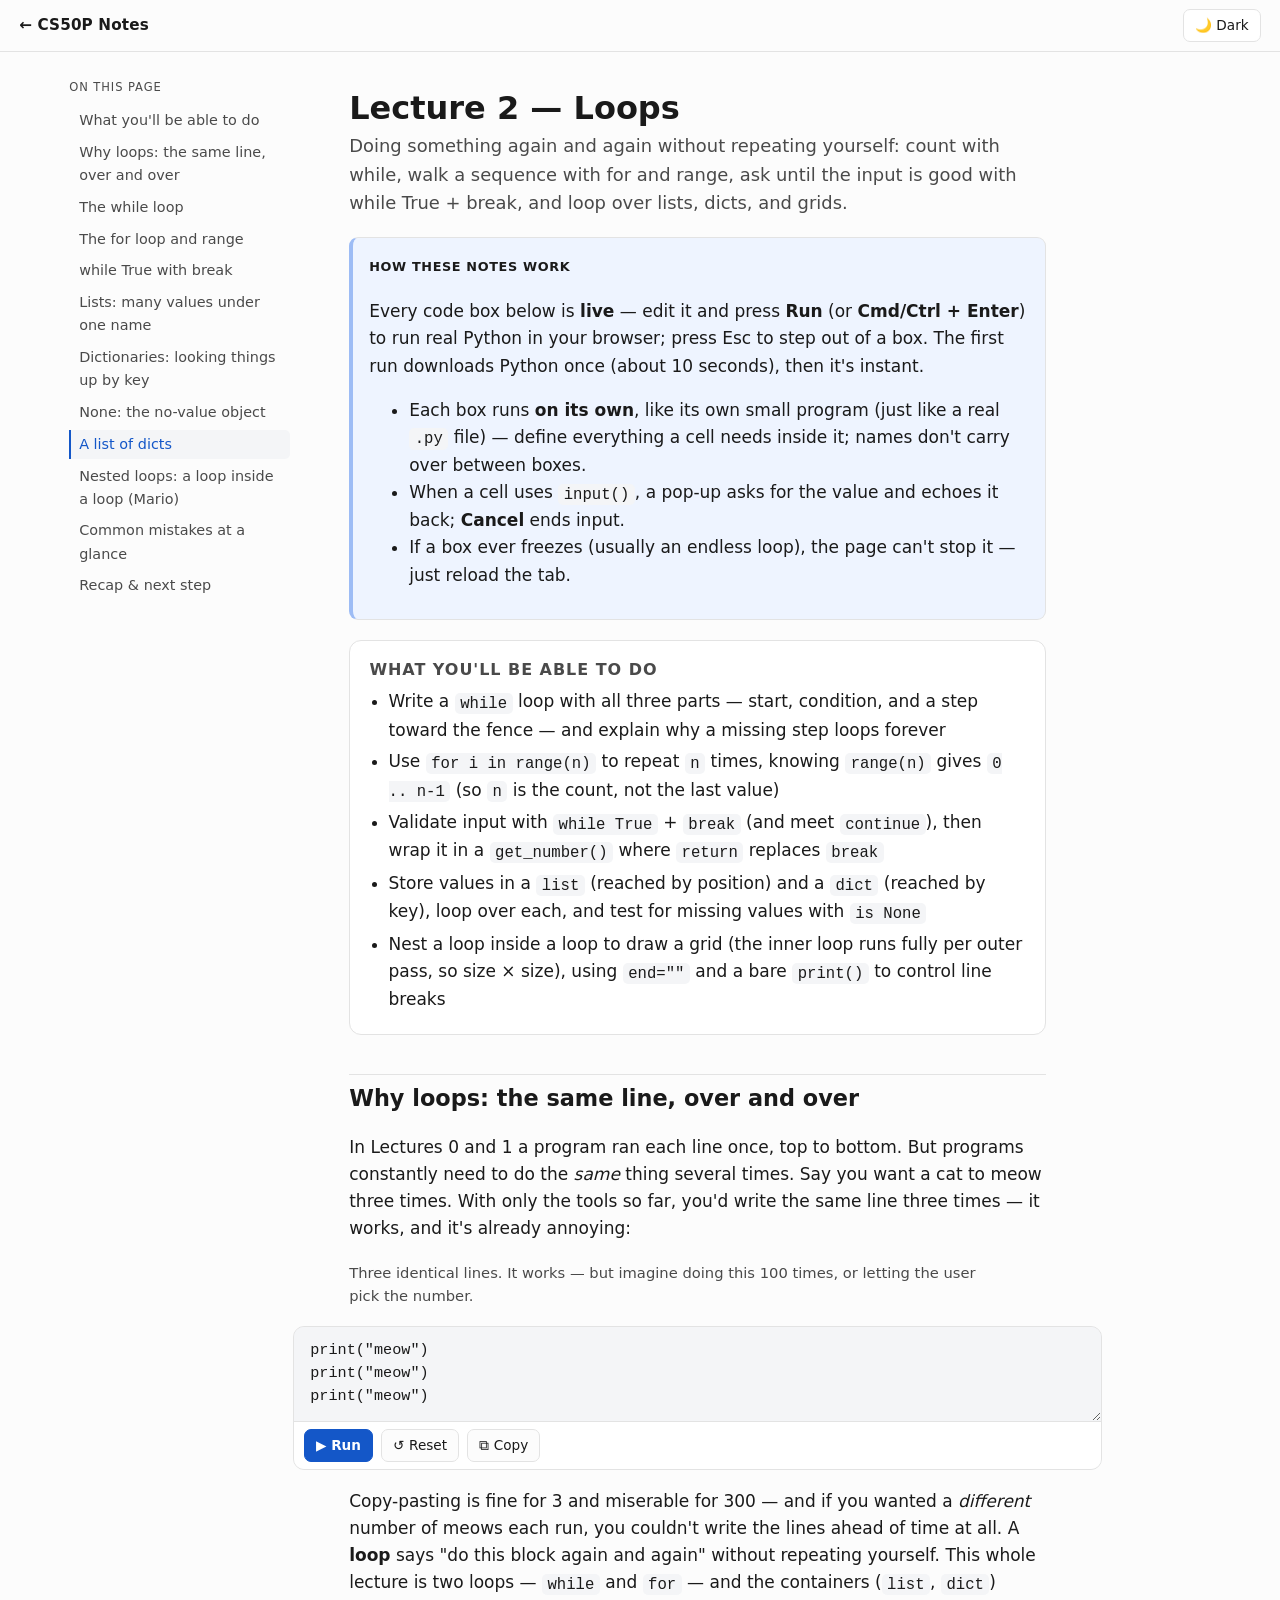
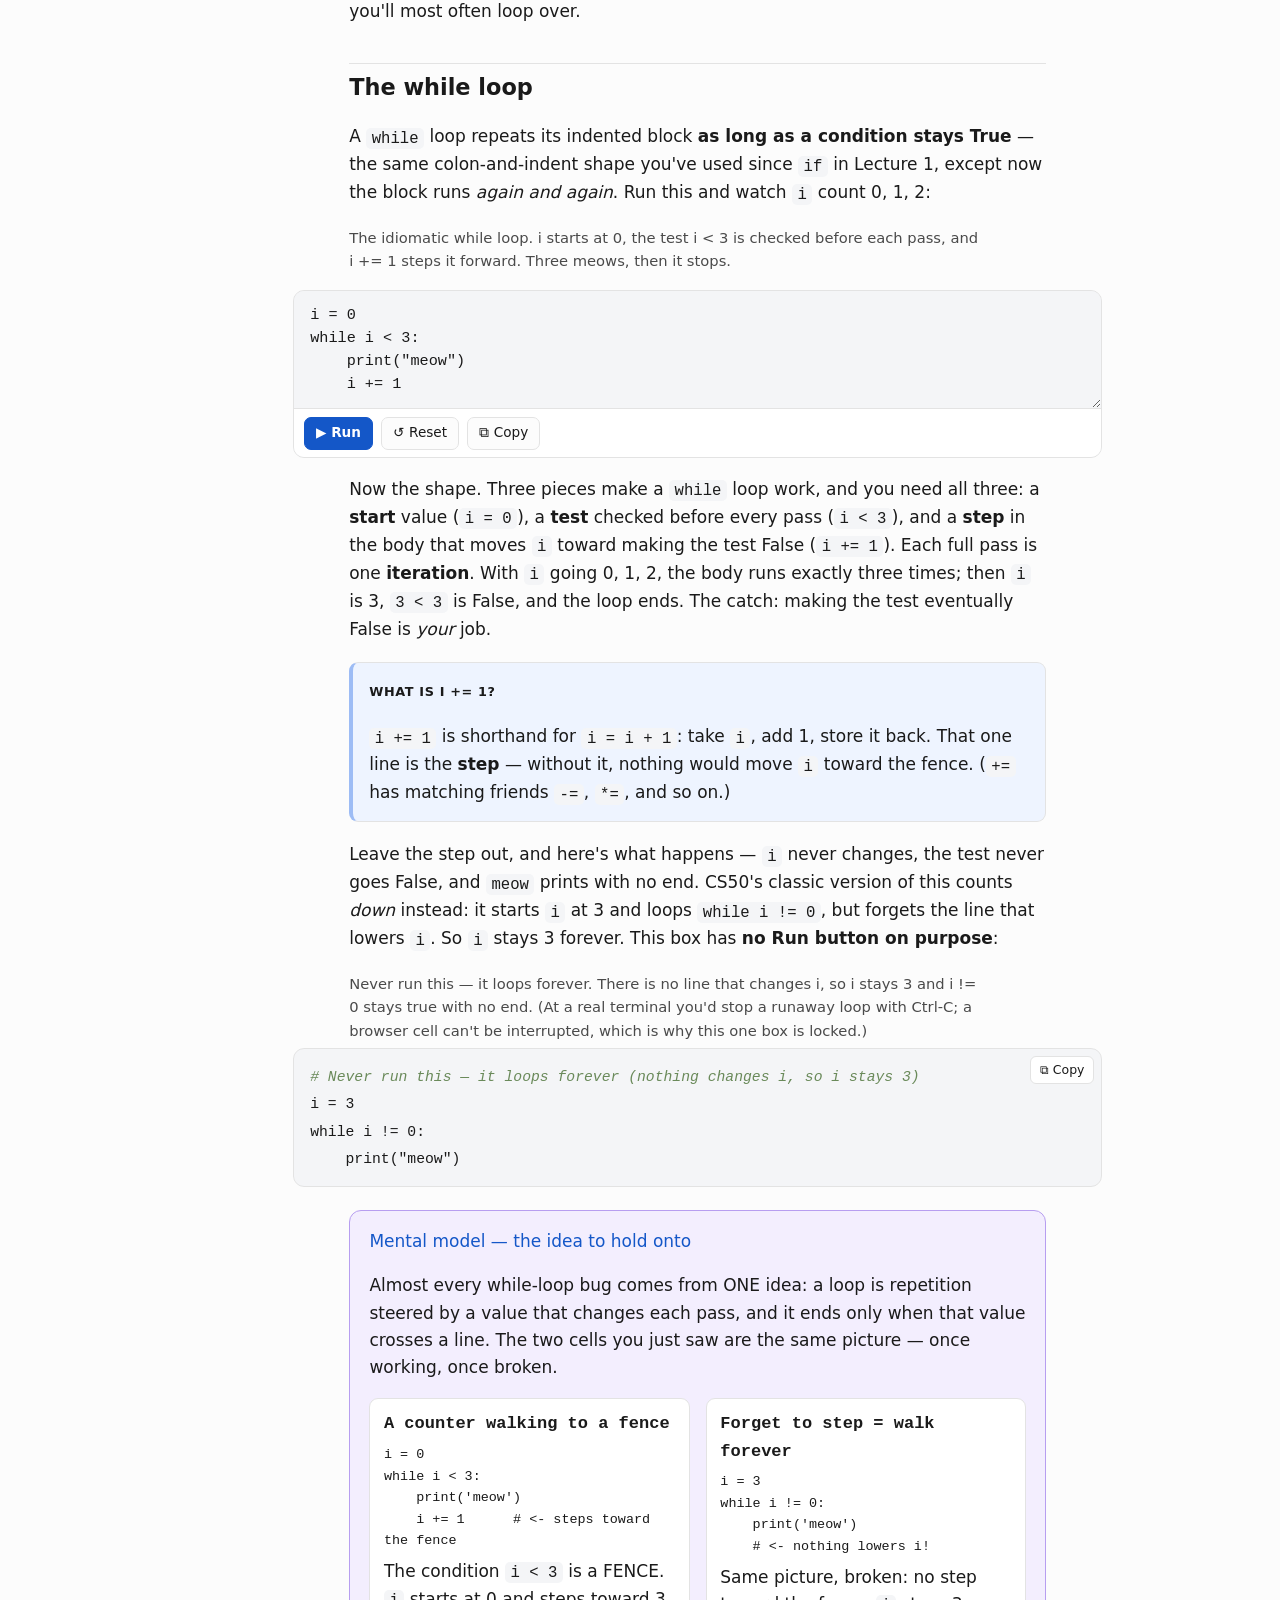
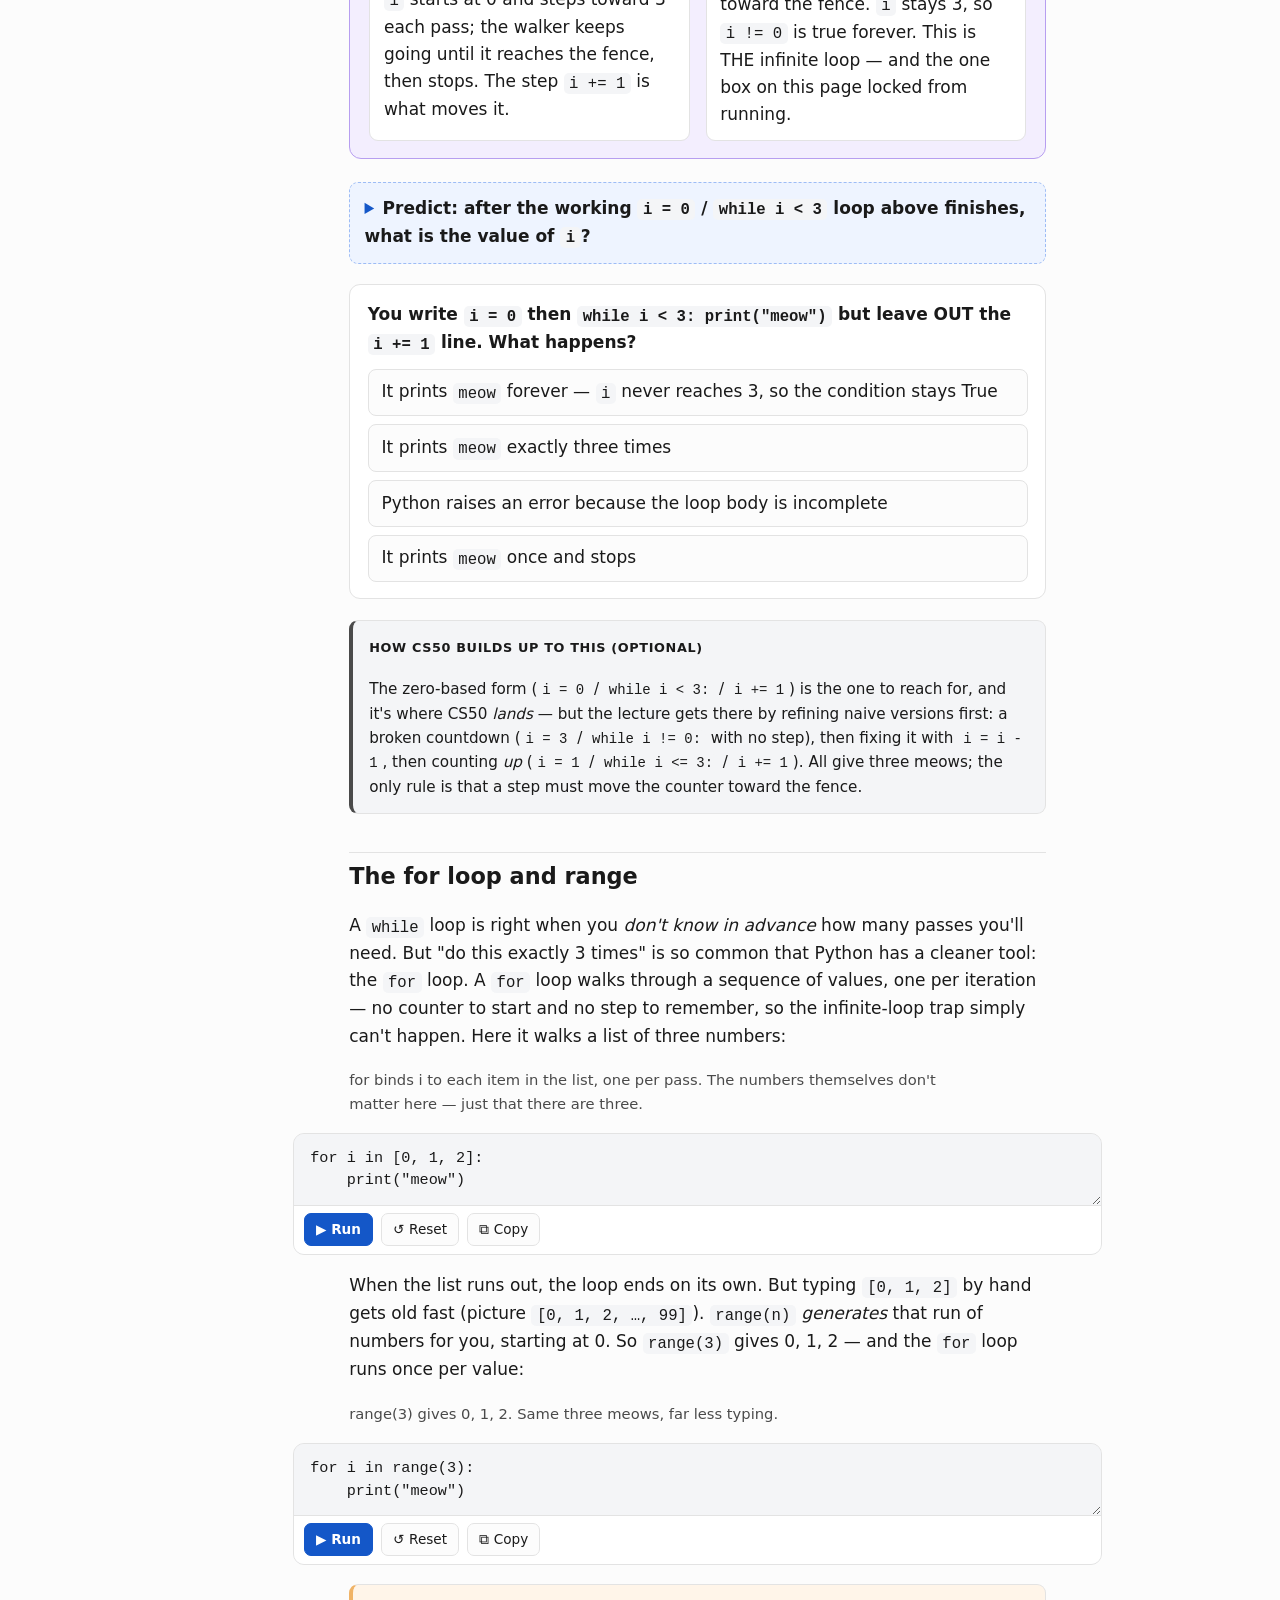
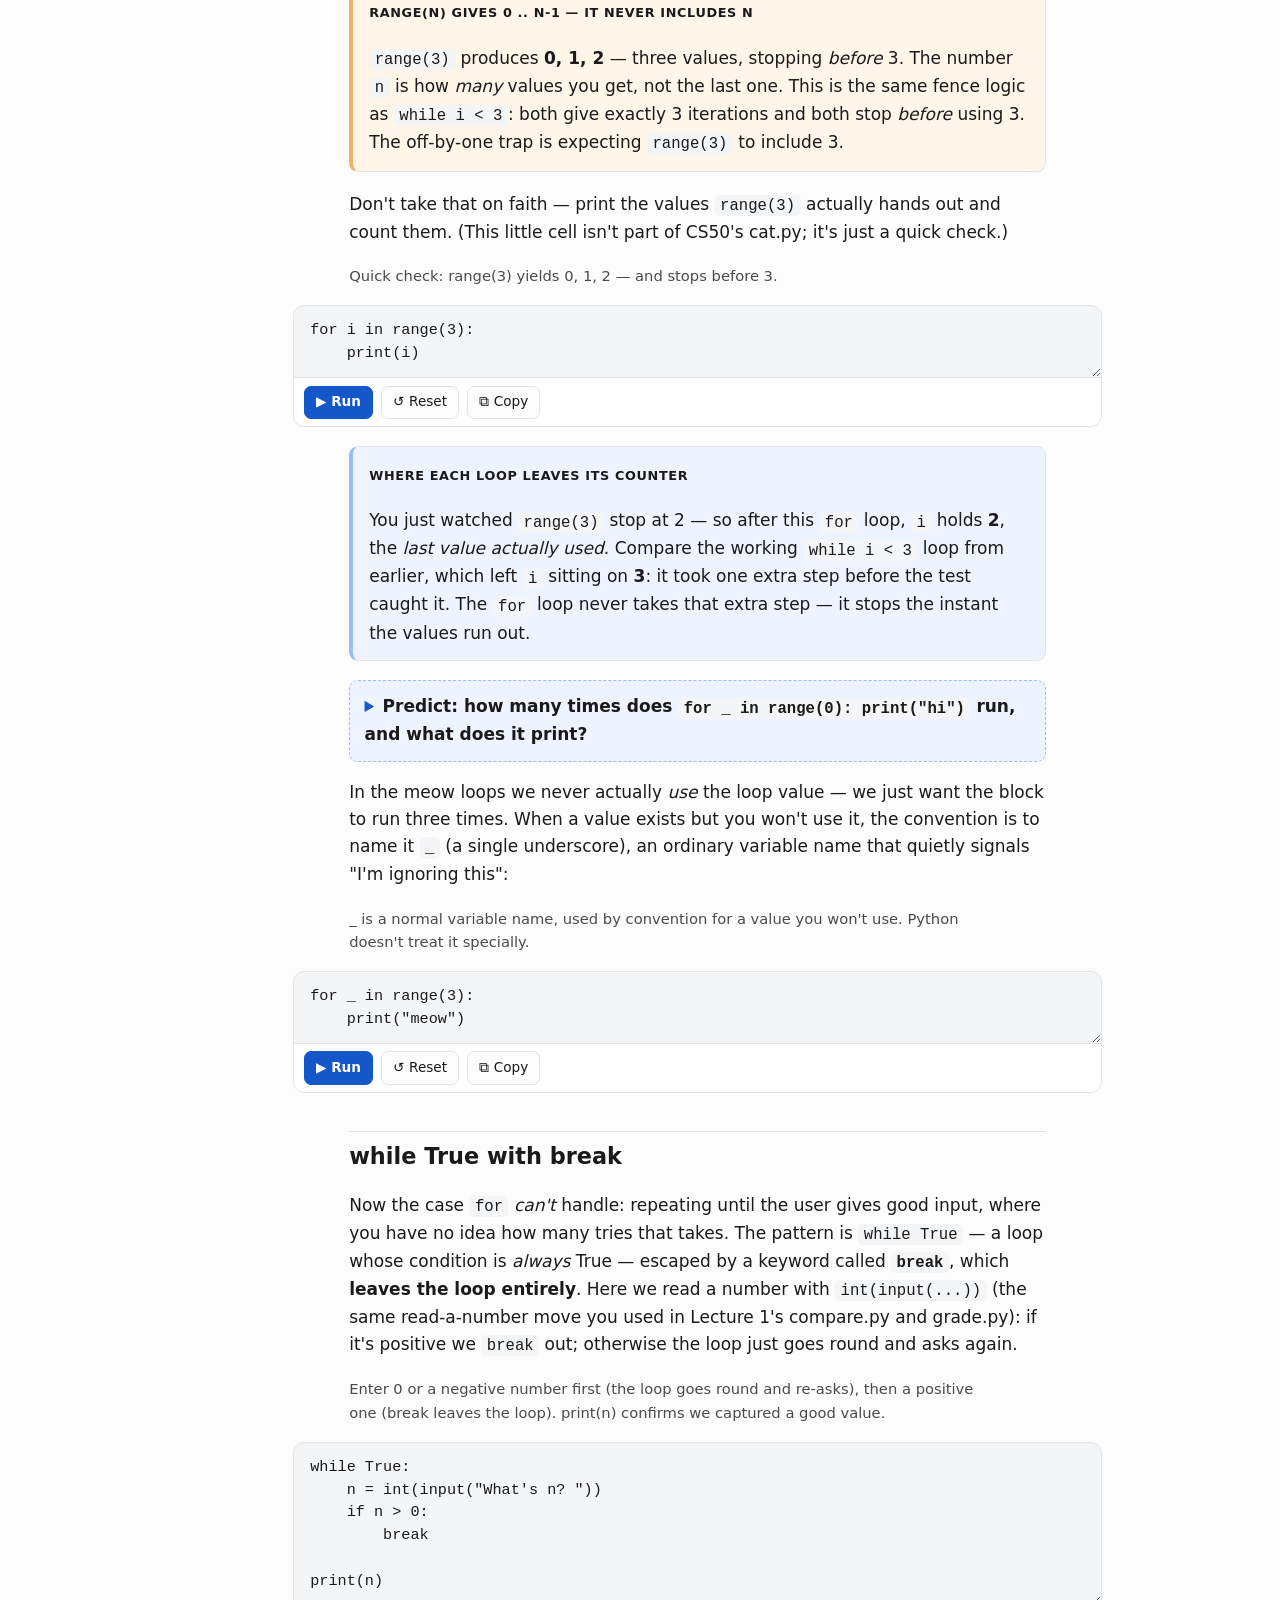
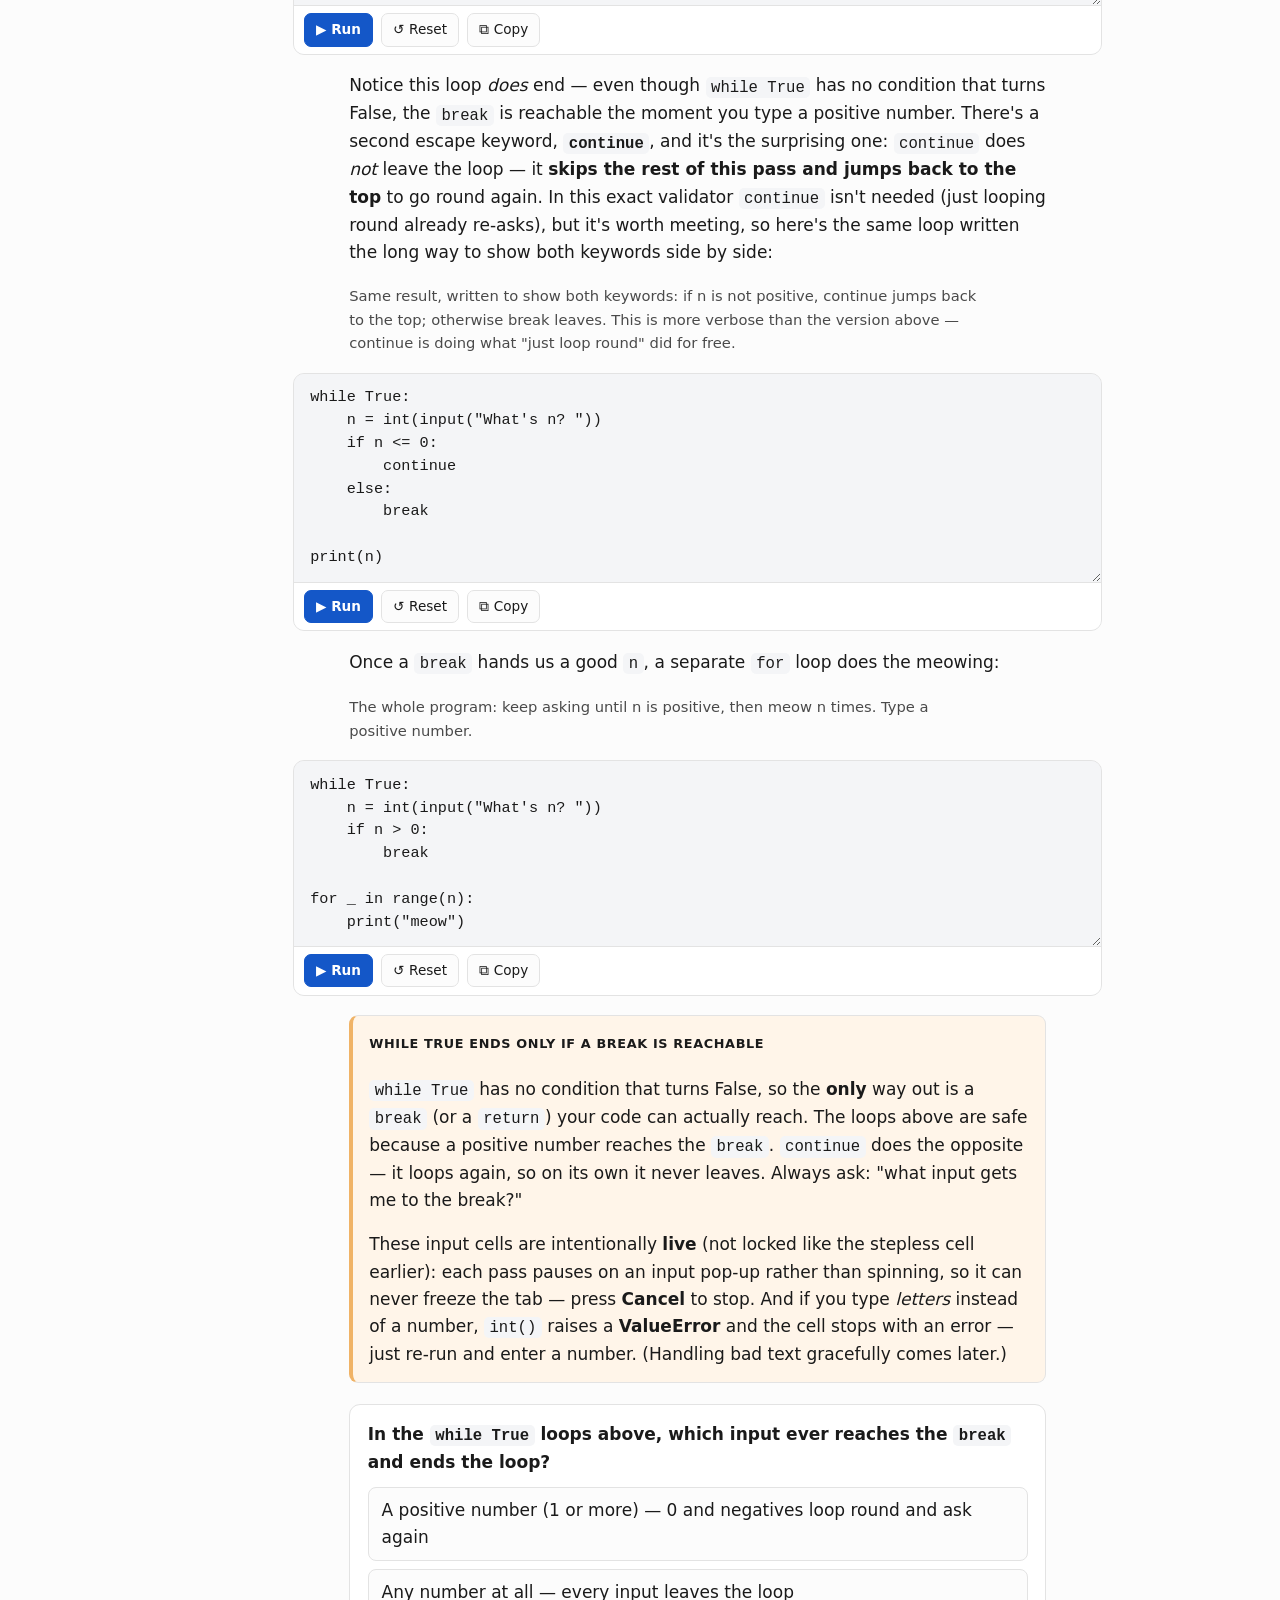
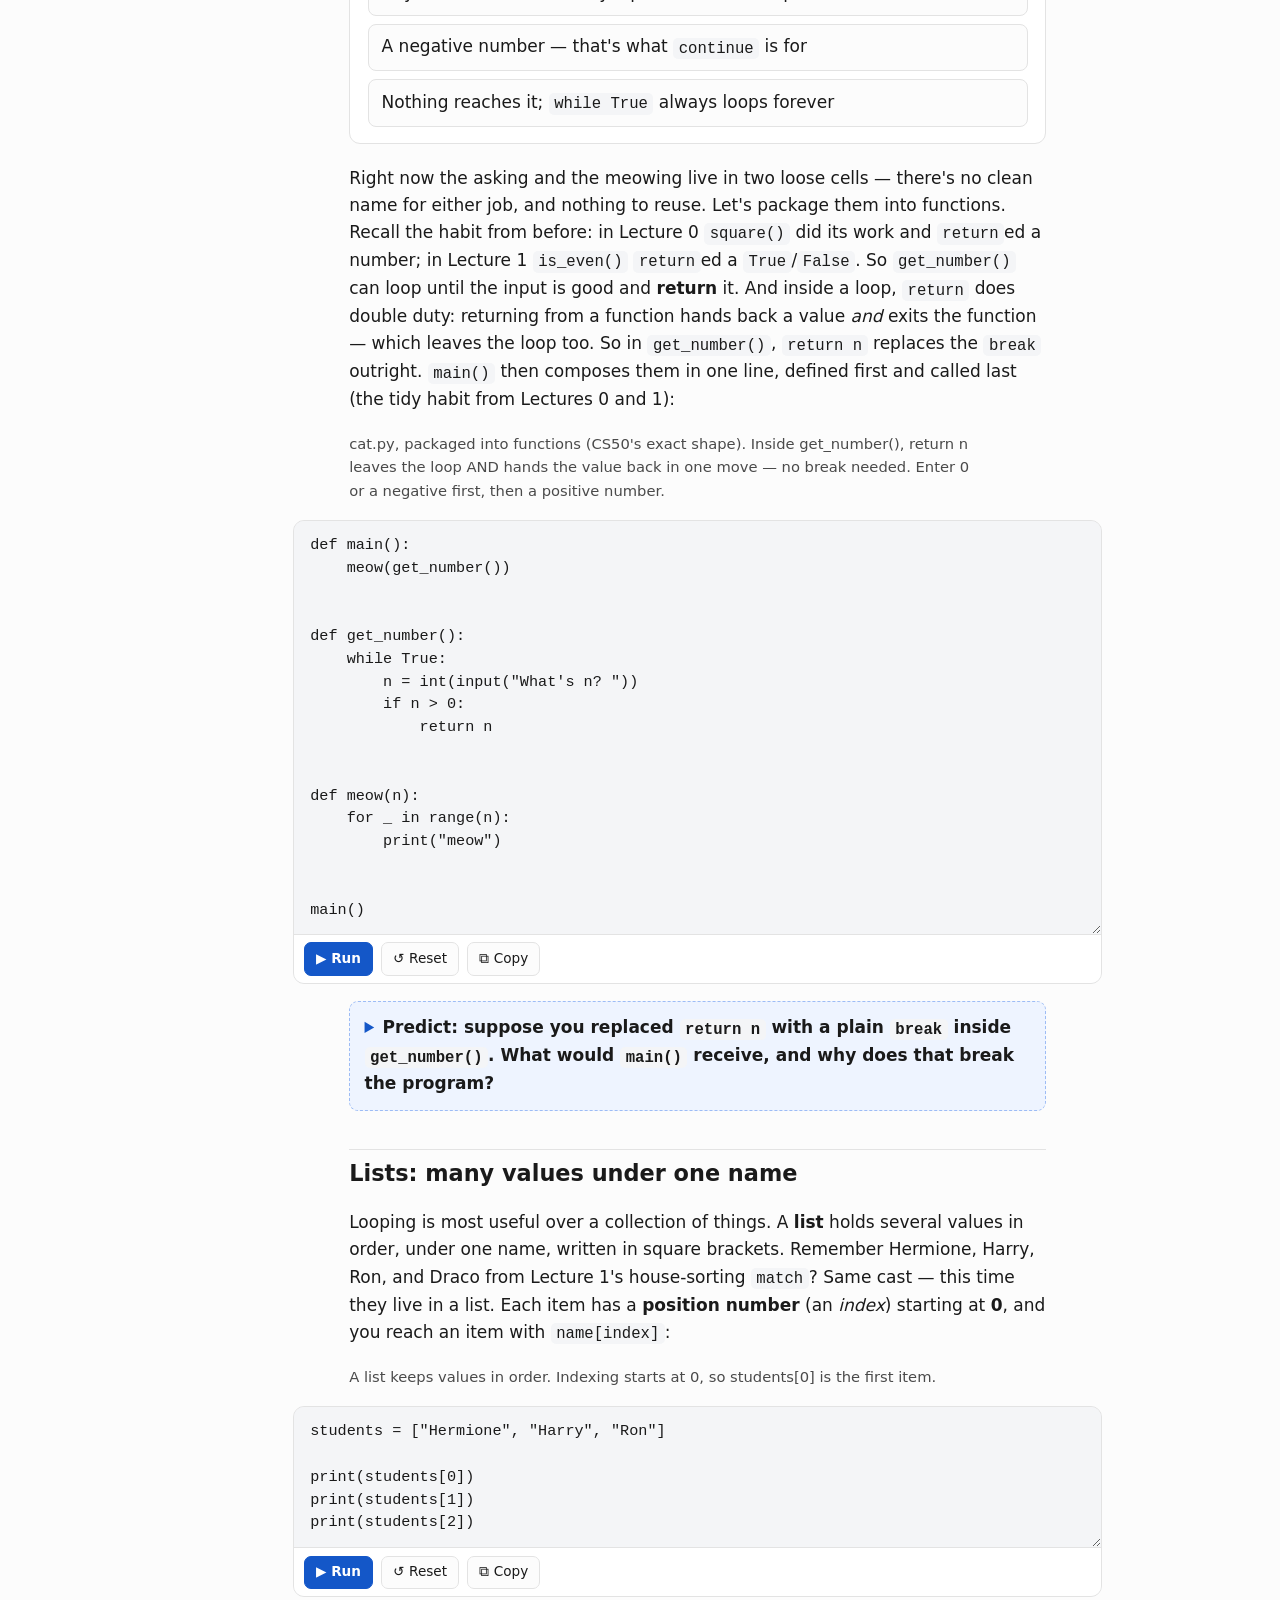
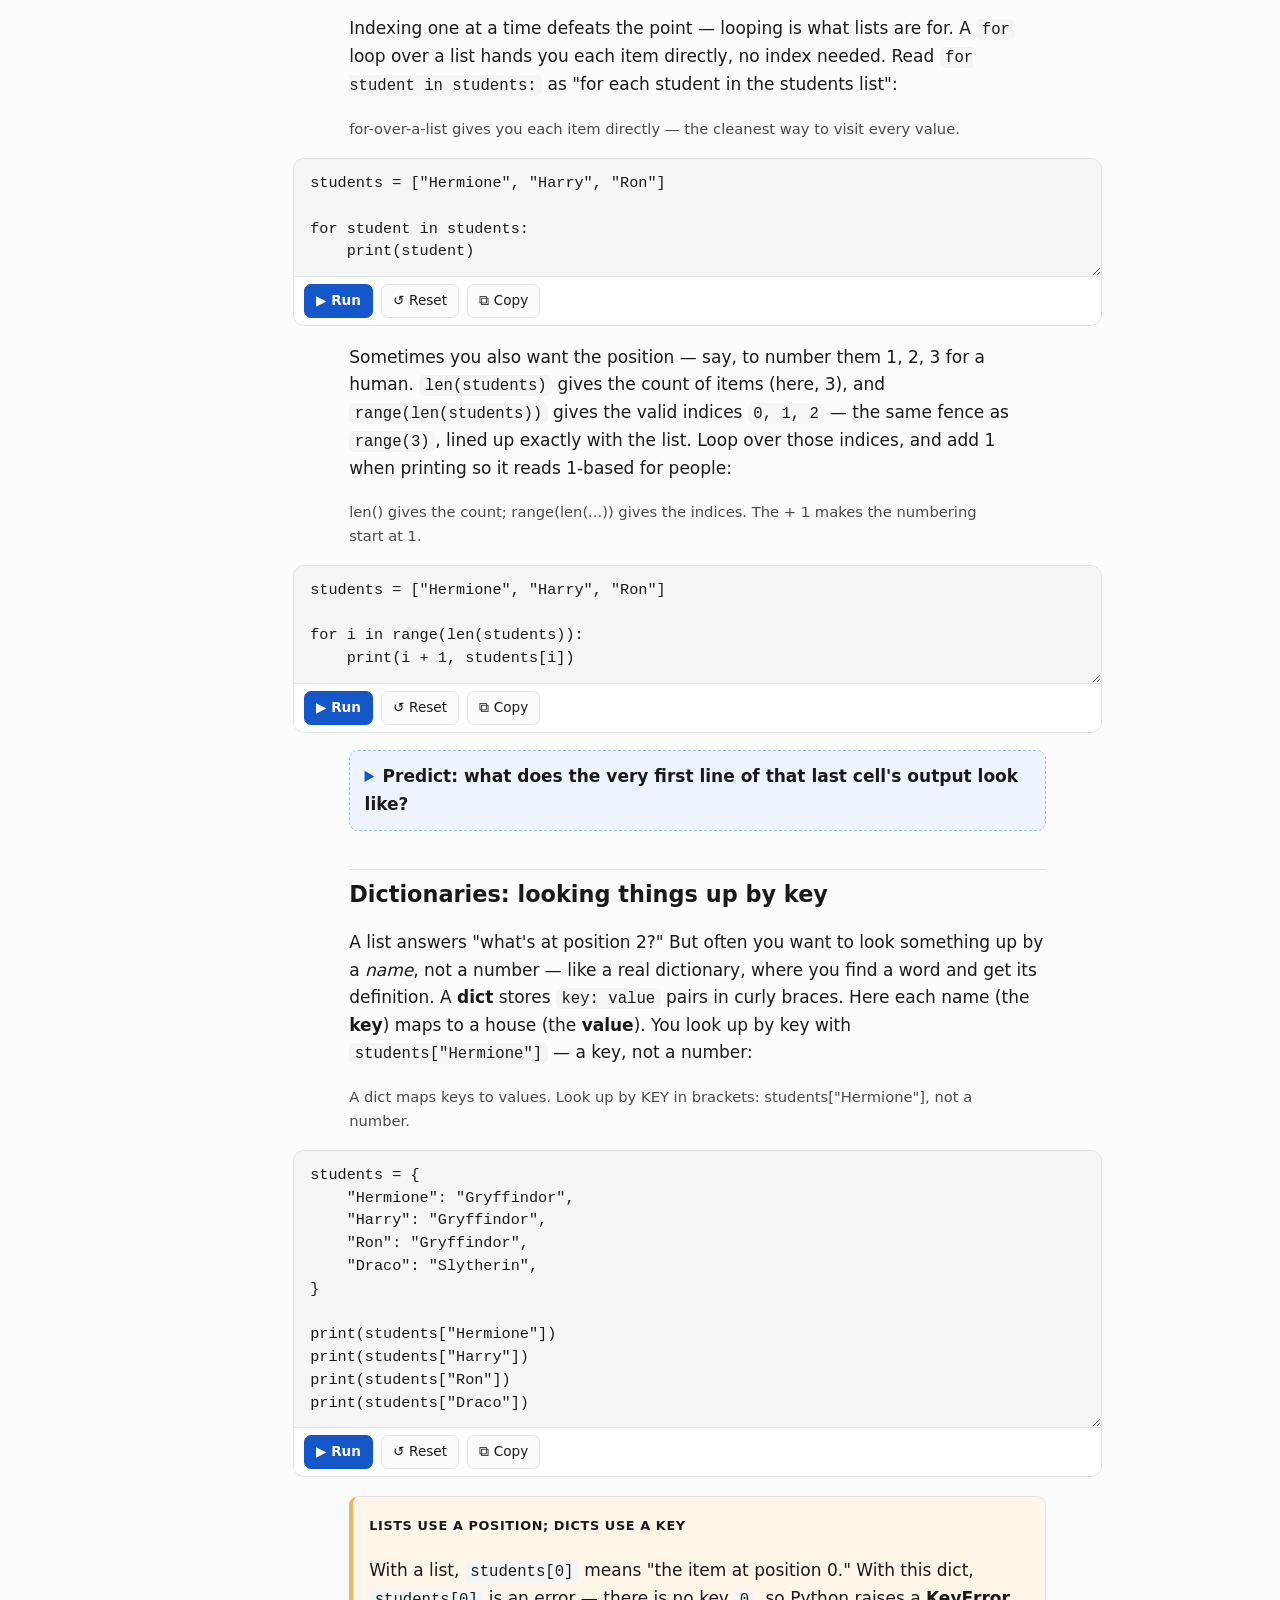
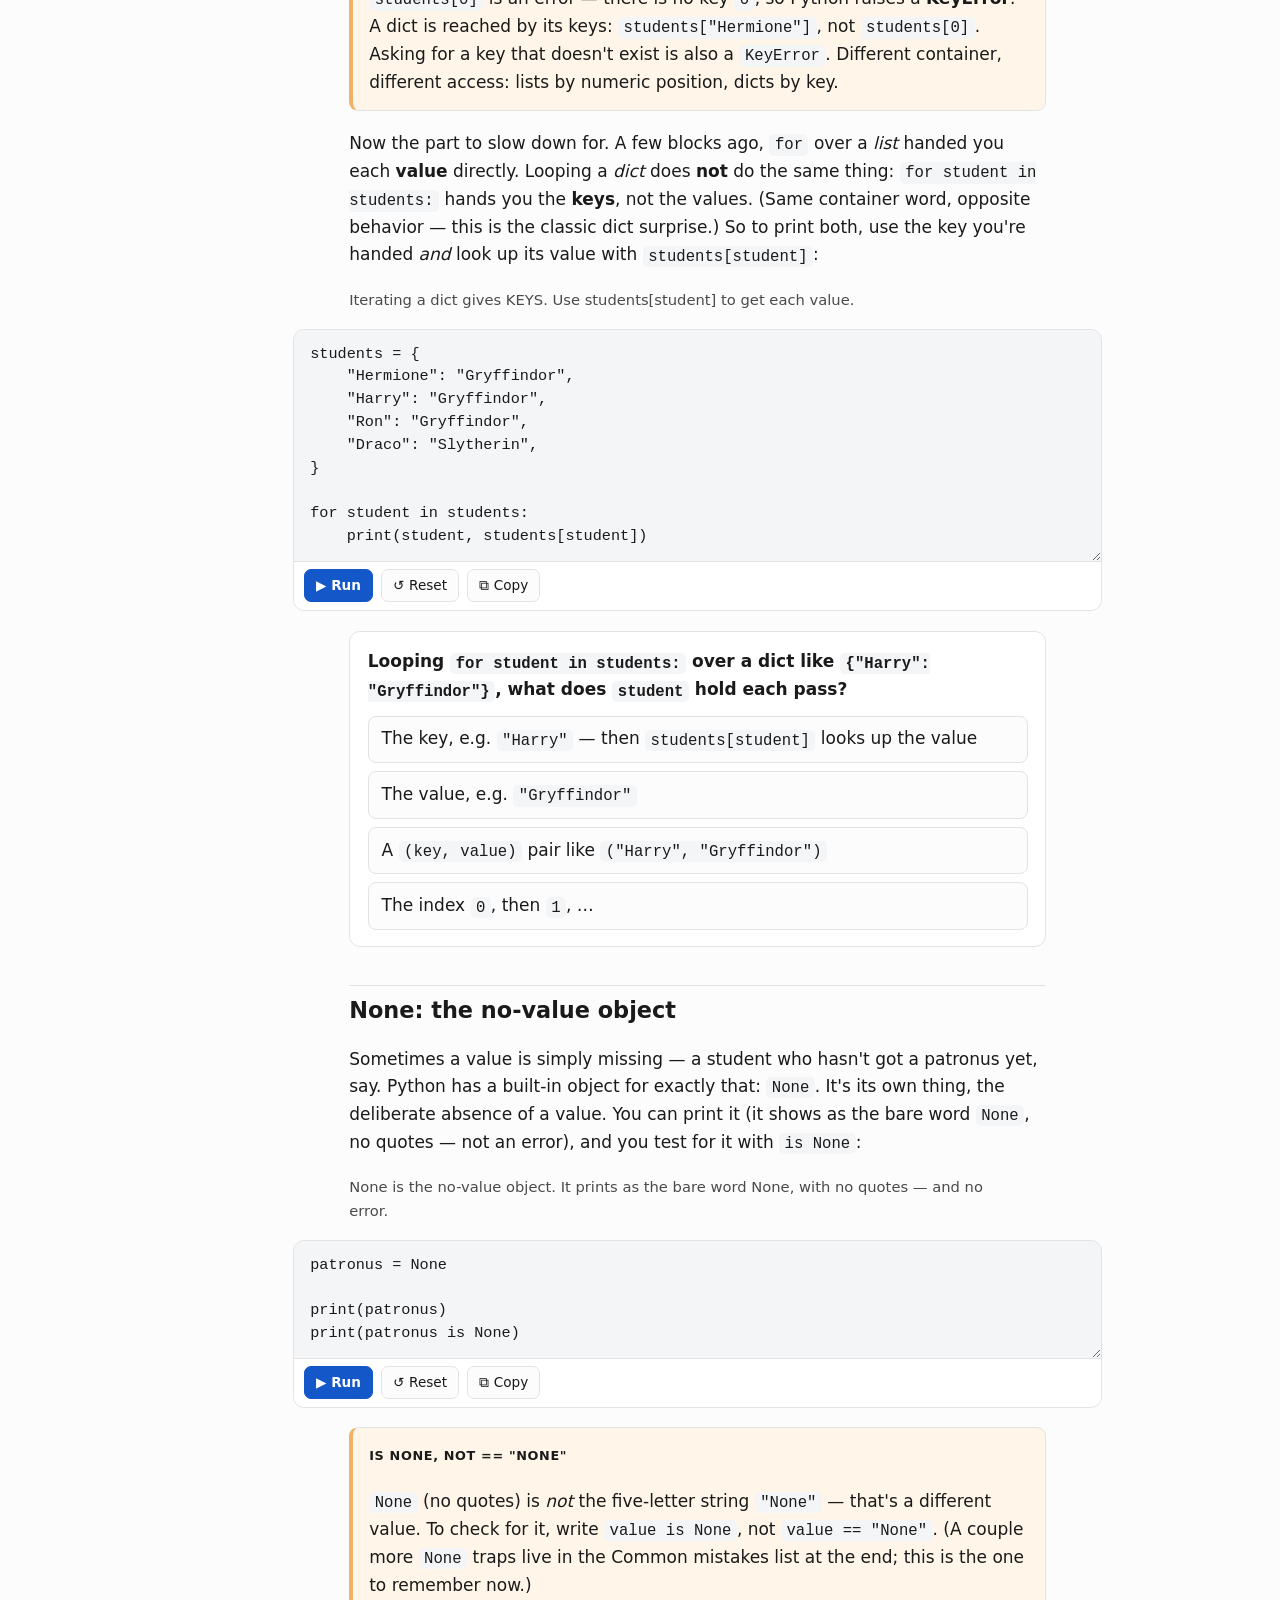
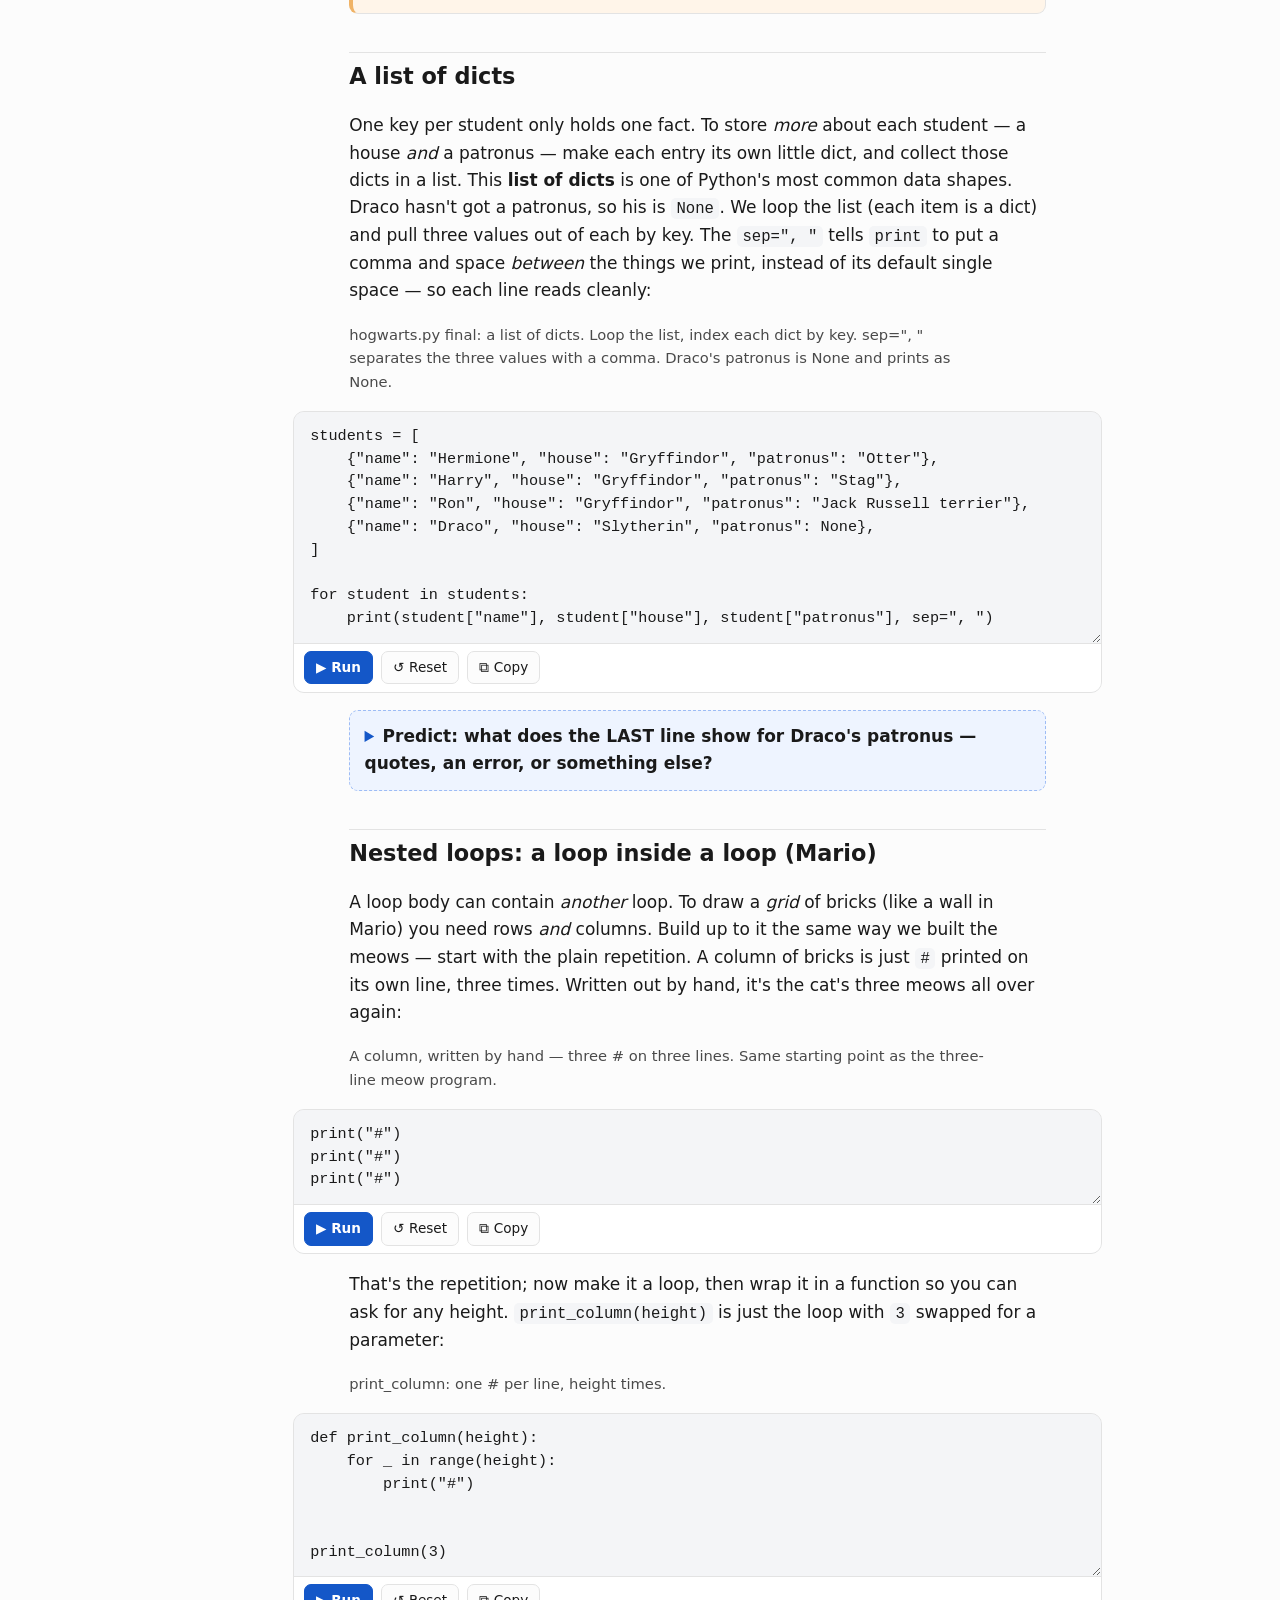
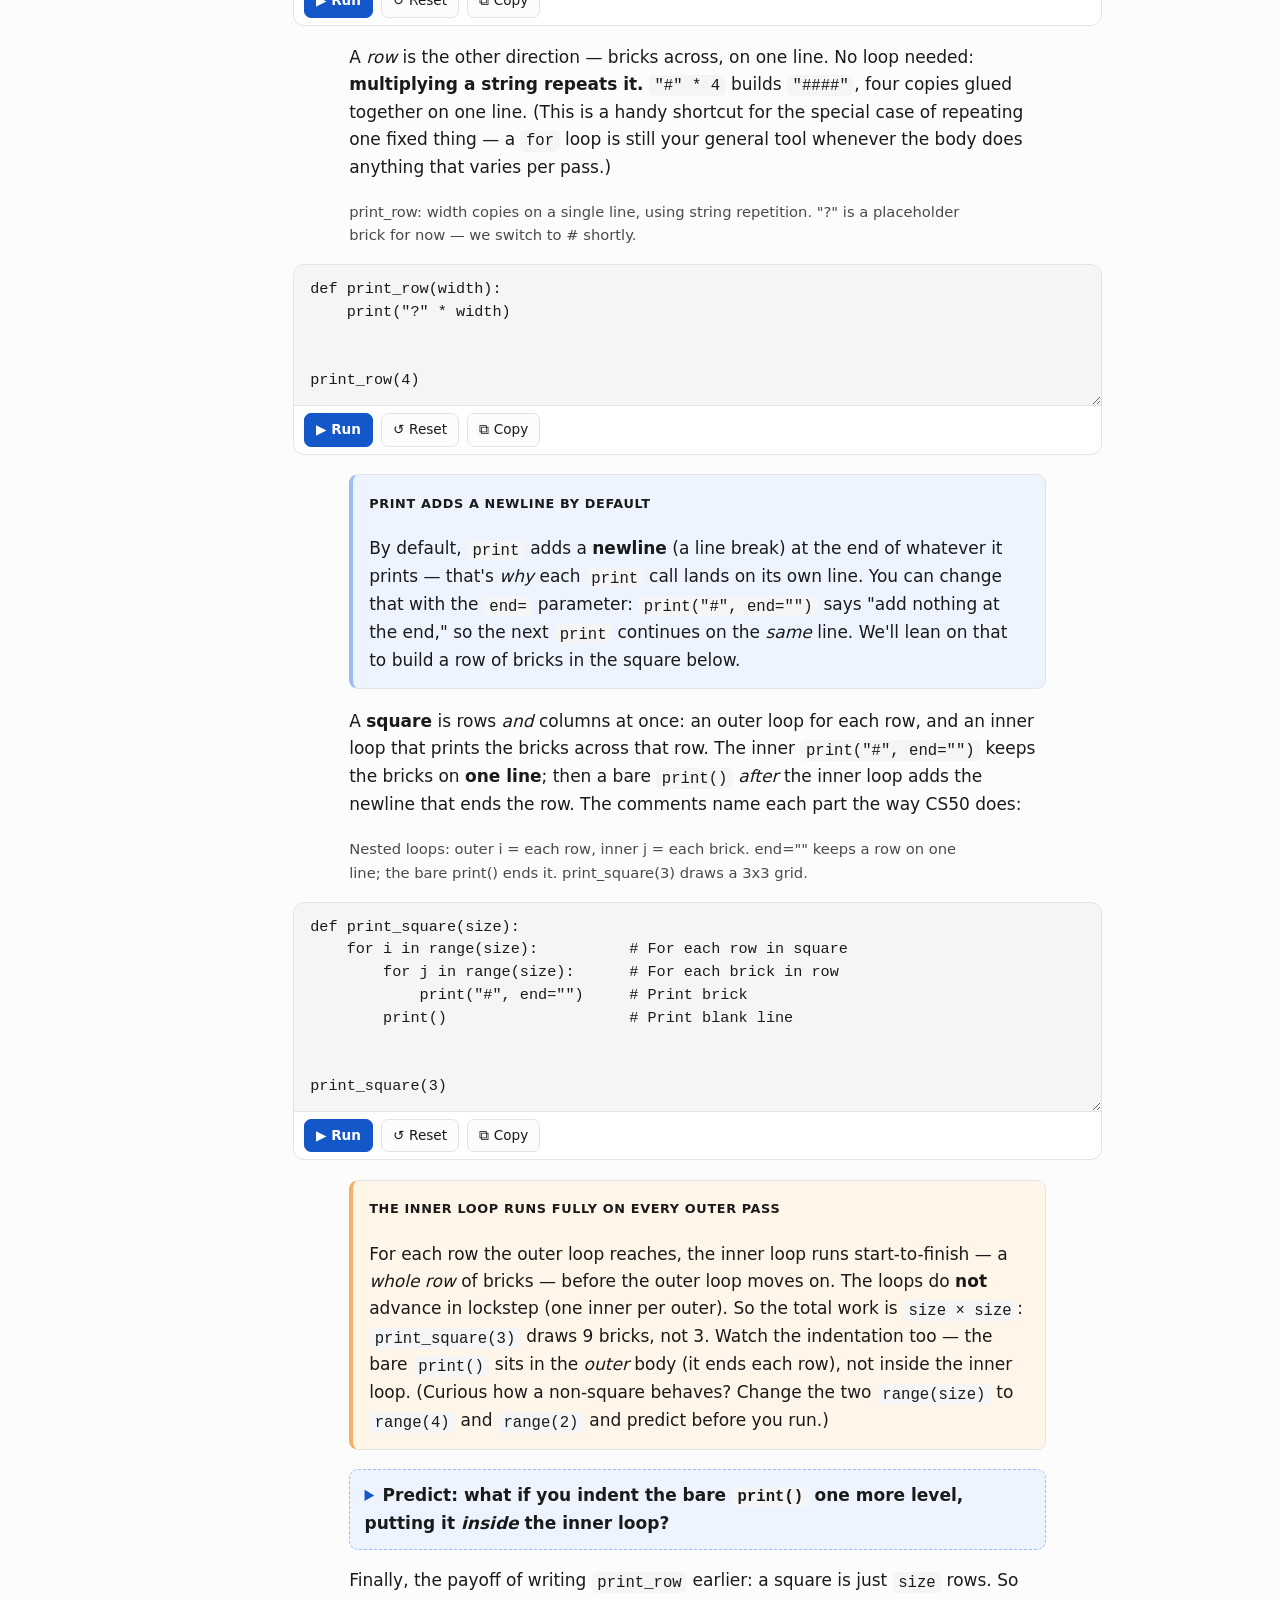
<file: lecture2.html>
<!DOCTYPE html>
<html lang="en">
<head>
<meta charset="utf-8">
<meta name="viewport" content="width=device-width, initial-scale=1">
<title>Lecture 2 — Loops · CS50P Notes</title>
<link rel="icon" href="data:,">
<link rel="stylesheet" href="assets/notes.css">
<script>try{var t=localStorage.getItem('cs50p-theme');if(t)document.documentElement.setAttribute('data-theme',t);}catch(e){}</script>
</head>
<body>
<div id="progress"></div>

<header class="site">
  <a class="brand" href="index.html">← CS50P Notes</a>
  <span class="spacer"></span>
  <button class="theme-toggle" type="button" aria-pressed="false">🌙 Dark</button>
</header>

<div class="wrap">
<nav class="toc" aria-label="On this page">
  <details open><summary>Contents</summary><p class="toc-title">On this page</p><ol></ol></details>
</nav>

<main>
<h1>Lecture 2 — Loops</h1>
  <p class="subtitle lead">Doing something again and again without repeating yourself: count with while, walk a sequence with for and range, ask until the input is good with while True + break, and loop over lists, dicts, and grids.</p>
  <div class="callout note"><span class="tag">How these notes work</span><p>Every code box below is <strong>live</strong> — edit it and press <strong>Run</strong> (or <strong>Cmd/Ctrl + Enter</strong>) to run real Python in your browser; press Esc to step out of a box. The first run downloads Python once (about 10 seconds), then it's instant.</p><ul><li>Each box runs <strong>on its own</strong>, like its own small program (just like a real <code>.py</code> file) — define everything a cell needs inside it; names don't carry over between boxes.</li><li>When a cell uses <code>input()</code>, a pop-up asks for the value and echoes it back; <strong>Cancel</strong> ends input.</li><li>If a box ever freezes (usually an endless loop), the page can't stop it — just reload the tab.</li></ul></div>
  <div class="objectives"><h2>What you'll be able to do</h2><ul><li>Write a <code>while</code> loop with all three parts — start, condition, and a step toward the fence — and explain why a missing step loops forever</li><li>Use <code>for i in range(n)</code> to repeat <code>n</code> times, knowing <code>range(n)</code> gives <code>0 .. n-1</code> (so <code>n</code> is the count, not the last value)</li><li>Validate input with <code>while True</code> + <code>break</code> (and meet <code>continue</code>), then wrap it in a <code>get_number()</code> where <code>return</code> replaces <code>break</code></li><li>Store values in a <code>list</code> (reached by position) and a <code>dict</code> (reached by key), loop over each, and test for missing values with <code>is None</code></li><li>Nest a loop inside a loop to draw a grid (the inner loop runs fully per outer pass, so size × size), using <code>end=""</code> and a bare <code>print()</code> to control line breaks</li></ul></div>
  <h2>Why loops: the same line, over and over</h2>
  <p>In Lectures 0 and 1 a program ran each line once, top to bottom. But programs constantly need to do the <em>same</em> thing several times. Say you want a cat to meow three times. With only the tools so far, you'd write the same line three times — it works, and it's already annoying:</p>
  <p class="cell-note">Three identical lines. It works — but imagine doing this 100 times, or letting the user pick the number.</p><textarea class="py">print("meow")
print("meow")
print("meow")</textarea>
  <p>Copy-pasting is fine for 3 and miserable for 300 — and if you wanted a <em>different</em> number of meows each run, you couldn't write the lines ahead of time at all. A <strong>loop</strong> says "do this block again and again" without repeating yourself. This whole lecture is two loops — <code>while</code> and <code>for</code> — and the containers (<code>list</code>, <code>dict</code>) you'll most often loop over.</p>
  <h2>The while loop</h2>
  <p>A <code>while</code> loop repeats its indented block <strong>as long as a condition stays True</strong> — the same colon-and-indent shape you've used since <code>if</code> in Lecture 1, except now the block runs <em>again and again</em>. Run this and watch <code>i</code> count 0, 1, 2:</p>
  <p class="cell-note">The idiomatic while loop. i starts at 0, the test i &lt; 3 is checked before each pass, and i += 1 steps it forward. Three meows, then it stops.</p><textarea class="py">i = 0
while i &lt; 3:
    print("meow")
    i += 1</textarea>
  <p>Now the shape. Three pieces make a <code>while</code> loop work, and you need all three: a <strong>start</strong> value (<code>i = 0</code>), a <strong>test</strong> checked before every pass (<code>i &lt; 3</code>), and a <strong>step</strong> in the body that moves <code>i</code> toward making the test False (<code>i += 1</code>). Each full pass is one <strong>iteration</strong>. With <code>i</code> going 0, 1, 2, the body runs exactly three times; then <code>i</code> is 3, <code>3 &lt; 3</code> is False, and the loop ends. The catch: making the test eventually False is <em>your</em> job.</p>
  <div class="callout note"><span class="tag">What is i += 1?</span><p><code>i += 1</code> is shorthand for <code>i = i + 1</code>: take <code>i</code>, add 1, store it back. That one line is the <strong>step</strong> — without it, nothing would move <code>i</code> toward the fence. (<code>+=</code> has matching friends <code>-=</code>, <code>*=</code>, and so on.)</p></div>
  <p>Leave the step out, and here's what happens — <code>i</code> never changes, the test never goes False, and <code>meow</code> prints with no end. CS50's classic version of this counts <em>down</em> instead: it starts <code>i</code> at 3 and loops <code>while i != 0</code>, but forgets the line that lowers <code>i</code>. So <code>i</code> stays 3 forever. This box has <strong>no Run button on purpose</strong>:</p>
  <p class="cell-note">Never run this — it loops forever. There is no line that changes i, so i stays 3 and i != 0 stays true with no end. (At a real terminal you'd stop a runaway loop with Ctrl-C; a browser cell can't be interrupted, which is why this one box is locked.)</p><div class="codeblock"><pre><code># Never run this — it loops forever (nothing changes i, so i stays 3)
i = 3
while i != 0:
    print("meow")</code></pre></div>
  <div class="mental-model"><span class="tag">Mental model — the idea to hold onto</span><p>Almost every while-loop bug comes from ONE idea: a loop is repetition steered by a value that changes each pass, and it ends only when that value crosses a line. The two cells you just saw are the same picture — once working, once broken.</p><div class="mm-diagram"><div class="mm-card"><b>A counter walking to a fence</b><pre style="margin:.4rem 0;font-family:var(--mono);font-size:.84rem;white-space:pre-wrap;overflow-x:auto">i = 0
while i &lt; 3:
    print('meow')
    i += 1      # &lt;- steps toward the fence</pre><span>The condition <code>i &lt; 3</code> is a FENCE. <code>i</code> starts at 0 and steps toward 3 each pass; the walker keeps going until it reaches the fence, then stops. The step <code>i += 1</code> is what moves it.</span></div><div class="mm-card"><b>Forget to step = walk forever</b><pre style="margin:.4rem 0;font-family:var(--mono);font-size:.84rem;white-space:pre-wrap;overflow-x:auto">i = 3
while i != 0:
    print('meow')
    # &lt;- nothing lowers i!</pre><span>Same picture, broken: no step toward the fence. <code>i</code> stays 3, so <code>i != 0</code> is true forever. This is THE infinite loop — and the one box on this page locked from running.</span></div></div></div>
  <details class="predict"><summary>Predict: after the working <code>i = 0</code> / <code>while i &lt; 3</code> loop above finishes, what is the value of <code>i</code>?</summary><div style="margin:.2rem 0 .6rem"><p><code>3</code>. The body ran with <code>i</code> equal to 0, 1, and 2 (three meows), then stepped <code>i</code> to 3 — and at that point <code>3 &lt; 3</code> is False, so the loop stopped <em>without</em> running the body again. So <code>i</code> lands exactly <em>on</em> the fence, 3.</p></div></details>
  <div class="quiz"><p class="quiz-q">You write <code>i = 0</code> then <code>while i &lt; 3: print("meow")</code> but leave OUT the <code>i += 1</code> line. What happens?</p><div class="opts"><button class="opt" type="button" data-correct>It prints <code>meow</code> forever — <code>i</code> never reaches 3, so the condition stays True</button><button class="opt" type="button">It prints <code>meow</code> exactly three times</button><button class="opt" type="button">Python raises an error because the loop body is incomplete</button><button class="opt" type="button">It prints <code>meow</code> once and stops</button></div><div class="why">Without <code>i += 1</code>, <code>i</code> is stuck at 0 forever, so <code>i &lt; 3</code> is always True and the loop never ends — the counter has no step toward the fence. This is the same trap as the locked box above (which counts down and forgets to lower <code>i</code>). Every <code>while</code> loop needs a line that moves its condition toward False.</div></div>
  <div class="callout later"><span class="tag">How CS50 builds up to this (optional)</span><p>The zero-based form (<code>i = 0</code> / <code>while i &lt; 3:</code> / <code>i += 1</code>) is the one to reach for, and it's where CS50 <em>lands</em> — but the lecture gets there by refining naive versions first: a broken countdown (<code>i = 3</code> / <code>while i != 0:</code> with no step), then fixing it with <code>i = i - 1</code>, then counting <em>up</em> (<code>i = 1</code> / <code>while i &lt;= 3:</code> / <code>i += 1</code>). All give three meows; the only rule is that a step must move the counter toward the fence.</p></div>
  <h2>The for loop and range</h2>
  <p>A <code>while</code> loop is right when you <em>don't know in advance</em> how many passes you'll need. But "do this exactly 3 times" is so common that Python has a cleaner tool: the <code>for</code> loop. A <code>for</code> loop walks through a sequence of values, one per iteration — no counter to start and no step to remember, so the infinite-loop trap simply can't happen. Here it walks a list of three numbers:</p>
  <p class="cell-note">for binds i to each item in the list, one per pass. The numbers themselves don't matter here — just that there are three.</p><textarea class="py">for i in [0, 1, 2]:
    print("meow")</textarea>
  <p>When the list runs out, the loop ends on its own. But typing <code>[0, 1, 2]</code> by hand gets old fast (picture <code>[0, 1, 2, …, 99]</code>). <code>range(n)</code> <em>generates</em> that run of numbers for you, starting at 0. So <code>range(3)</code> gives 0, 1, 2 — and the <code>for</code> loop runs once per value:</p>
  <p class="cell-note">range(3) gives 0, 1, 2. Same three meows, far less typing.</p><textarea class="py">for i in range(3):
    print("meow")</textarea>
  <div class="callout gotcha"><span class="tag">range(n) gives 0 .. n-1 — it never includes n</span><p><code>range(3)</code> produces <strong>0, 1, 2</strong> — three values, stopping <em>before</em> 3. The number <code>n</code> is how <em>many</em> values you get, not the last one. This is the same fence logic as <code>while i &lt; 3</code>: both give exactly 3 iterations and both stop <em>before</em> using 3. The off-by-one trap is expecting <code>range(3)</code> to include 3.</p></div>
  <p>Don't take that on faith — print the values <code>range(3)</code> actually hands out and count them. (This little cell isn't part of CS50's cat.py; it's just a quick check.)</p>
  <p class="cell-note">Quick check: range(3) yields 0, 1, 2 — and stops before 3.</p><textarea class="py">for i in range(3):
    print(i)</textarea>
  <div class="callout note"><span class="tag">Where each loop leaves its counter</span><p>You just watched <code>range(3)</code> stop at 2 — so after this <code>for</code> loop, <code>i</code> holds <strong>2</strong>, the <em>last value actually used</em>. Compare the working <code>while i &lt; 3</code> loop from earlier, which left <code>i</code> sitting on <strong>3</strong>: it took one extra step before the test caught it. The <code>for</code> loop never takes that extra step — it stops the instant the values run out.</p></div>
  <details class="predict"><summary>Predict: how many times does <code>for _ in range(0): print("hi")</code> run, and what does it print?</summary><div style="margin:.2rem 0 .6rem"><p>Zero times — it prints nothing at all. <code>range(0)</code> is an empty run of numbers (it would be "0, 1, … up to but not including 0," which is no numbers), so there's nothing for the loop to walk and the body never runs. A <code>for</code> loop over an empty sequence is perfectly legal; it just does nothing. (And <code>range(5)</code> would print 0, 1, 2, 3, 4 — five values, stopping before 5.)</p></div></details>
  <p>In the meow loops we never actually <em>use</em> the loop value — we just want the block to run three times. When a value exists but you won't use it, the convention is to name it <code>_</code> (a single underscore), an ordinary variable name that quietly signals "I'm ignoring this":</p>
  <p class="cell-note">_ is a normal variable name, used by convention for a value you won't use. Python doesn't treat it specially.</p><textarea class="py">for _ in range(3):
    print("meow")</textarea>
  <h2>while True with break</h2>
  <p>Now the case <code>for</code> <em>can't</em> handle: repeating until the user gives good input, where you have no idea how many tries that takes. The pattern is <code>while True</code> — a loop whose condition is <em>always</em> True — escaped by a keyword called <strong><code>break</code></strong>, which <strong>leaves the loop entirely</strong>. Here we read a number with <code>int(input(...))</code> (the same read-a-number move you used in Lecture 1's compare.py and grade.py): if it's positive we <code>break</code> out; otherwise the loop just goes round and asks again.</p>
  <p class="cell-note">Enter 0 or a negative number first (the loop goes round and re-asks), then a positive one (break leaves the loop). print(n) confirms we captured a good value.</p><textarea class="py">while True:
    n = int(input("What's n? "))
    if n &gt; 0:
        break

print(n)</textarea>
  <p>Notice this loop <em>does</em> end — even though <code>while True</code> has no condition that turns False, the <code>break</code> is reachable the moment you type a positive number. There's a second escape keyword, <strong><code>continue</code></strong>, and it's the surprising one: <code>continue</code> does <em>not</em> leave the loop — it <strong>skips the rest of this pass and jumps back to the top</strong> to go round again. In this exact validator <code>continue</code> isn't needed (just looping round already re-asks), but it's worth meeting, so here's the same loop written the long way to show both keywords side by side:</p>
  <p class="cell-note">Same result, written to show both keywords: if n is not positive, continue jumps back to the top; otherwise break leaves. This is more verbose than the version above — continue is doing what "just loop round" did for free.</p><textarea class="py">while True:
    n = int(input("What's n? "))
    if n &lt;= 0:
        continue
    else:
        break

print(n)</textarea>
  <p>Once a <code>break</code> hands us a good <code>n</code>, a separate <code>for</code> loop does the meowing:</p>
  <p class="cell-note">The whole program: keep asking until n is positive, then meow n times. Type a positive number.</p><textarea class="py">while True:
    n = int(input("What's n? "))
    if n &gt; 0:
        break

for _ in range(n):
    print("meow")</textarea>
  <div class="callout gotcha"><span class="tag">while True ends only if a break is reachable</span><p><code>while True</code> has no condition that turns False, so the <strong>only</strong> way out is a <code>break</code> (or a <code>return</code>) your code can actually reach. The loops above are safe because a positive number reaches the <code>break</code>. <code>continue</code> does the opposite — it loops again, so on its own it never leaves. Always ask: "what input gets me to the break?"</p><p>These input cells are intentionally <strong>live</strong> (not locked like the stepless cell earlier): each pass pauses on an input pop-up rather than spinning, so it can never freeze the tab — press <strong>Cancel</strong> to stop. And if you type <em>letters</em> instead of a number, <code>int()</code> raises a <strong>ValueError</strong> and the cell stops with an error — just re-run and enter a number. (Handling bad text gracefully comes later.)</p></div>
  <div class="quiz"><p class="quiz-q">In the <code>while True</code> loops above, which input ever reaches the <code>break</code> and ends the loop?</p><div class="opts"><button class="opt" type="button" data-correct>A positive number (1 or more) — 0 and negatives loop round and ask again</button><button class="opt" type="button">Any number at all — every input leaves the loop</button><button class="opt" type="button">A negative number — that's what <code>continue</code> is for</button><button class="opt" type="button">Nothing reaches it; <code>while True</code> always loops forever</button></div><div class="why">The test is <code>if n &gt; 0</code>, so only a positive number reaches the <code>break</code> and leaves. Zero and negatives fail the test, so the loop simply goes round (in the long version, <code>continue</code> makes that explicit). <code>while True</code> ends precisely when a reachable <code>break</code> fires.</div></div>
  <p>Right now the asking and the meowing live in two loose cells — there's no clean name for either job, and nothing to reuse. Let's package them into functions. Recall the habit from before: in Lecture 0 <code>square()</code> did its work and <code>return</code>ed a number; in Lecture 1 <code>is_even()</code> <code>return</code>ed a <code>True</code>/<code>False</code>. So <code>get_number()</code> can loop until the input is good and <strong>return</strong> it. And inside a loop, <code>return</code> does double duty: returning from a function hands back a value <em>and</em> exits the function — which leaves the loop too. So in <code>get_number()</code>, <code>return n</code> replaces the <code>break</code> outright. <code>main()</code> then composes them in one line, defined first and called last (the tidy habit from Lectures 0 and 1):</p>
  <p class="cell-note">cat.py, packaged into functions (CS50's exact shape). Inside get_number(), return n leaves the loop AND hands the value back in one move — no break needed. Enter 0 or a negative first, then a positive number.</p><textarea class="py">def main():
    meow(get_number())


def get_number():
    while True:
        n = int(input("What's n? "))
        if n &gt; 0:
            return n


def meow(n):
    for _ in range(n):
        print("meow")


main()</textarea>
  <details class="predict"><summary>Predict: suppose you replaced <code>return n</code> with a plain <code>break</code> inside <code>get_number()</code>. What would <code>main()</code> receive, and why does that break the program?</summary><div style="margin:.2rem 0 .6rem"><p><code>break</code> only <em>exits the loop</em> — it doesn't hand any value back. After the loop ends, <code>get_number()</code> reaches the end of its body and returns <code>None</code> (Python's no-value, coming up next), so <code>meow(get_number())</code> calls <code>meow(None)</code>. Then <code>range(None)</code> raises a TypeError because you can't count to <code>None</code>. That's exactly why <code>return n</code> is the right tool here: it both ends the loop <em>and</em> gives <code>main()</code> the number it asked for, in one move.</p></div></details>
  <h2>Lists: many values under one name</h2>
  <p>Looping is most useful over a collection of things. A <strong>list</strong> holds several values in order, under one name, written in square brackets. Remember Hermione, Harry, Ron, and Draco from Lecture 1's house-sorting <code>match</code>? Same cast — this time they live in a list. Each item has a <strong>position number</strong> (an <em>index</em>) starting at <strong>0</strong>, and you reach an item with <code>name[index]</code>:</p>
  <p class="cell-note">A list keeps values in order. Indexing starts at 0, so students[0] is the first item.</p><textarea class="py">students = ["Hermione", "Harry", "Ron"]

print(students[0])
print(students[1])
print(students[2])</textarea>
  <p>Indexing one at a time defeats the point — looping is what lists are for. A <code>for</code> loop over a list hands you each item directly, no index needed. Read <code>for student in students:</code> as "for each student in the students list":</p>
  <p class="cell-note">for-over-a-list gives you each item directly — the cleanest way to visit every value.</p><textarea class="py">students = ["Hermione", "Harry", "Ron"]

for student in students:
    print(student)</textarea>
  <p>Sometimes you also want the position — say, to number them 1, 2, 3 for a human. <code>len(students)</code> gives the count of items (here, 3), and <code>range(len(students))</code> gives the valid indices <code>0, 1, 2</code> — the same fence as <code>range(3)</code>, lined up exactly with the list. Loop over those indices, and add 1 when printing so it reads 1-based for people:</p>
  <p class="cell-note">len() gives the count; range(len(...)) gives the indices. The + 1 makes the numbering start at 1.</p><textarea class="py">students = ["Hermione", "Harry", "Ron"]

for i in range(len(students)):
    print(i + 1, students[i])</textarea>
  <details class="predict"><summary>Predict: what does the very first line of that last cell's output look like?</summary><div style="margin:.2rem 0 .6rem"><p><code>1 Hermione</code>. On the first pass <code>i</code> is <code>0</code>, so <code>i + 1</code> is <code>1</code> (the human, 1-based number) and <code>students[0]</code> is <code>"Hermione"</code>; <code>print</code> puts a single space between them by default. Valid indices run <code>0 … len(students)-1</code> (here 0, 1, 2), which is exactly what <code>range(len(students))</code> gives you — so it never runs off the end of the list.</p></div></details>
  <h2>Dictionaries: looking things up by key</h2>
  <p>A list answers "what's at position 2?" But often you want to look something up by a <em>name</em>, not a number — like a real dictionary, where you find a word and get its definition. A <strong>dict</strong> stores <code>key: value</code> pairs in curly braces. Here each name (the <strong>key</strong>) maps to a house (the <strong>value</strong>). You look up by key with <code>students["Hermione"]</code> — a key, not a number:</p>
  <p class="cell-note">A dict maps keys to values. Look up by KEY in brackets: students["Hermione"], not a number.</p><textarea class="py">students = {
    "Hermione": "Gryffindor",
    "Harry": "Gryffindor",
    "Ron": "Gryffindor",
    "Draco": "Slytherin",
}

print(students["Hermione"])
print(students["Harry"])
print(students["Ron"])
print(students["Draco"])</textarea>
  <div class="callout gotcha"><span class="tag">Lists use a position; dicts use a key</span><p>With a list, <code>students[0]</code> means "the item at position 0." With this dict, <code>students[0]</code> is an error — there is no key <code>0</code>, so Python raises a <strong>KeyError</strong>. A dict is reached by its keys: <code>students["Hermione"]</code>, not <code>students[0]</code>. Asking for a key that doesn't exist is also a <code>KeyError</code>. Different container, different access: lists by numeric position, dicts by key.</p></div>
  <p>Now the part to slow down for. A few blocks ago, <code>for</code> over a <em>list</em> handed you each <strong>value</strong> directly. Looping a <em>dict</em> does <strong>not</strong> do the same thing: <code>for student in students:</code> hands you the <strong>keys</strong>, not the values. (Same container word, opposite behavior — this is the classic dict surprise.) So to print both, use the key you're handed <em>and</em> look up its value with <code>students[student]</code>:</p>
  <p class="cell-note">Iterating a dict gives KEYS. Use students[student] to get each value.</p><textarea class="py">students = {
    "Hermione": "Gryffindor",
    "Harry": "Gryffindor",
    "Ron": "Gryffindor",
    "Draco": "Slytherin",
}

for student in students:
    print(student, students[student])</textarea>
  <div class="quiz"><p class="quiz-q">Looping <code>for student in students:</code> over a <strong>dict</strong> like <code>{"Harry": "Gryffindor"}</code>, what does <code>student</code> hold each pass?</p><div class="opts"><button class="opt" type="button" data-correct>The key, e.g. <code>"Harry"</code> — then <code>students[student]</code> looks up the value</button><button class="opt" type="button">The value, e.g. <code>"Gryffindor"</code></button><button class="opt" type="button">A <code>(key, value)</code> pair like <code>("Harry", "Gryffindor")</code></button><button class="opt" type="button">The index <code>0</code>, then <code>1</code>, …</button></div><div class="why">Iterating a dict gives its <strong>keys</strong>. To get the matching value you look it up with <code>students[student]</code>. (A list, by contrast, gives you each value directly — and there are no integer positions to loop over in a dict.)</div></div>
  <h2>None: the no-value object</h2>
  <p>Sometimes a value is simply missing — a student who hasn't got a patronus yet, say. Python has a built-in object for exactly that: <code>None</code>. It's its own thing, the deliberate absence of a value. You can print it (it shows as the bare word <code>None</code>, no quotes — not an error), and you test for it with <code>is None</code>:</p>
  <p class="cell-note">None is the no-value object. It prints as the bare word None, with no quotes — and no error.</p><textarea class="py">patronus = None

print(patronus)
print(patronus is None)</textarea>
  <div class="callout gotcha"><span class="tag">is None, not == "None"</span><p><code>None</code> (no quotes) is <em>not</em> the five-letter string <code>"None"</code> — that's a different value. To check for it, write <code>value is None</code>, not <code>value == "None"</code>. (A couple more <code>None</code> traps live in the Common mistakes list at the end; this is the one to remember now.)</p></div>
  <h2>A list of dicts</h2>
  <p>One key per student only holds one fact. To store <em>more</em> about each student — a house <em>and</em> a patronus — make each entry its own little dict, and collect those dicts in a list. This <strong>list of dicts</strong> is one of Python's most common data shapes. Draco hasn't got a patronus, so his is <code>None</code>. We loop the list (each item is a dict) and pull three values out of each by key. The <code>sep=", "</code> tells <code>print</code> to put a comma and space <em>between</em> the things we print, instead of its default single space — so each line reads cleanly:</p>
  <p class="cell-note">hogwarts.py final: a list of dicts. Loop the list, index each dict by key. sep=", " separates the three values with a comma. Draco's patronus is None and prints as None.</p><textarea class="py">students = [
    {"name": "Hermione", "house": "Gryffindor", "patronus": "Otter"},
    {"name": "Harry", "house": "Gryffindor", "patronus": "Stag"},
    {"name": "Ron", "house": "Gryffindor", "patronus": "Jack Russell terrier"},
    {"name": "Draco", "house": "Slytherin", "patronus": None},
]

for student in students:
    print(student["name"], student["house"], student["patronus"], sep=", ")</textarea>
  <details class="predict"><summary>Predict: what does the LAST line show for Draco's patronus — quotes, an error, or something else?</summary><div style="margin:.2rem 0 .6rem"><p>It prints <code>Draco, Slytherin, None</code> — no quotes, no error. <code>None</code> is a real value, so <code>print</code> displays it just fine, as the four letters <code>None</code> (not the string <code>"None"</code>, and not a blank). Printing or passing <code>None</code> around never errors — what <em>would</em> error is trying to index or loop over it (e.g. <code>None[0]</code>), because there's nothing inside it.</p></div></details>
  <h2>Nested loops: a loop inside a loop (Mario)</h2>
  <p>A loop body can contain <em>another</em> loop. To draw a <em>grid</em> of bricks (like a wall in Mario) you need rows <em>and</em> columns. Build up to it the same way we built the meows — start with the plain repetition. A column of bricks is just <code>#</code> printed on its own line, three times. Written out by hand, it's the cat's three meows all over again:</p>
  <p class="cell-note">A column, written by hand — three # on three lines. Same starting point as the three-line meow program.</p><textarea class="py">print("#")
print("#")
print("#")</textarea>
  <p>That's the repetition; now make it a loop, then wrap it in a function so you can ask for any height. <code>print_column(height)</code> is just the loop with <code>3</code> swapped for a parameter:</p>
  <p class="cell-note">print_column: one # per line, height times.</p><textarea class="py">def print_column(height):
    for _ in range(height):
        print("#")


print_column(3)</textarea>
  <p>A <em>row</em> is the other direction — bricks across, on one line. No loop needed: <strong>multiplying a string repeats it.</strong> <code>"#" * 4</code> builds <code>"####"</code>, four copies glued together on one line. (This is a handy shortcut for the special case of repeating one fixed thing — a <code>for</code> loop is still your general tool whenever the body does anything that varies per pass.)</p>
  <p class="cell-note">print_row: width copies on a single line, using string repetition. "?" is a placeholder brick for now — we switch to # shortly.</p><textarea class="py">def print_row(width):
    print("?" * width)


print_row(4)</textarea>
  <div class="callout note"><span class="tag">print adds a newline by default</span><p>By default, <code>print</code> adds a <strong>newline</strong> (a line break) at the end of whatever it prints — that's <em>why</em> each <code>print</code> call lands on its own line. You can change that with the <code>end=</code> parameter: <code>print("#", end="")</code> says "add nothing at the end," so the next <code>print</code> continues on the <em>same</em> line. We'll lean on that to build a row of bricks in the square below.</p></div>
  <p>A <strong>square</strong> is rows <em>and</em> columns at once: an outer loop for each row, and an inner loop that prints the bricks across that row. The inner <code>print("#", end="")</code> keeps the bricks on <strong>one line</strong>; then a bare <code>print()</code> <em>after</em> the inner loop adds the newline that ends the row. The comments name each part the way CS50 does:</p>
  <p class="cell-note">Nested loops: outer i = each row, inner j = each brick. end="" keeps a row on one line; the bare print() ends it. print_square(3) draws a 3x3 grid.</p><textarea class="py">def print_square(size):
    for i in range(size):          # For each row in square
        for j in range(size):      # For each brick in row
            print("#", end="")     # Print brick
        print()                    # Print blank line


print_square(3)</textarea>
  <div class="callout gotcha"><span class="tag">The inner loop runs fully on EVERY outer pass</span><p>For each row the outer loop reaches, the inner loop runs start-to-finish — a <em>whole row</em> of bricks — before the outer loop moves on. The loops do <strong>not</strong> advance in lockstep (one inner per outer). So the total work is <code>size × size</code>: <code>print_square(3)</code> draws 9 bricks, not 3. Watch the indentation too — the bare <code>print()</code> sits in the <em>outer</em> body (it ends each row), not inside the inner loop. (Curious how a non-square behaves? Change the two <code>range(size)</code> to <code>range(4)</code> and <code>range(2)</code> and predict before you run.)</p></div>
  <details class="predict"><summary>Predict: what if you indent the bare <code>print()</code> one more level, putting it <em>inside</em> the inner loop?</summary><div style="margin:.2rem 0 .6rem"><p>You'd get a newline after <em>every single</em> <code>#</code>, so instead of a 3×3 square you'd print 9 <code>#</code> straight down one column. The bare <code>print()</code> belongs in the <em>outer</em> loop's body — it must run once per row, after the inner loop finishes a full row. Indentation is what decides "end the row" vs. "end every brick": it says which loop a line belongs to.</p></div></details>
  <p>Finally, the payoff of writing <code>print_row</code> earlier: a square is just <code>size</code> rows. So <code>print_square</code> can <em>call</em> <code>print_row</code> instead of carrying its own inner loop — the inner <code>end=""</code> loop disappears, replaced by one tidy call. That's the same compose-from-smaller-functions habit behind <code>get_number()</code>/<code>meow()</code>/<code>main()</code> earlier this lecture (here <code>print_row</code> does its work by <em>printing</em> rather than returning). Same 3×3 output, less code, and the outer loop reads like plain English. Now we use <code>#</code> for real:</p>
  <p class="cell-note">Abstraction: print_square reuses print_row, so the row-drawing lives in one place only — no more end="" inner loop to track.</p><textarea class="py">def print_square(size):
    for _ in range(size):
        print_row(size)


def print_row(width):
    print("#" * width)


print_square(3)</textarea>
  <div class="quiz"><p class="quiz-q">In the nested-loops <code>print_square(3)</code>, how many <code>#</code> characters are printed in total?</p><div class="opts"><button class="opt" type="button" data-correct>9 — the inner loop runs all 3 times for each of the 3 outer passes</button><button class="opt" type="button">3 — the loops advance together, one inner pass per outer pass</button><button class="opt" type="button">6 — 3 outer plus 3 inner</button><button class="opt" type="button">It loops forever</button></div><div class="why">The inner loop runs <em>fully</em> (3 bricks) on <em>every</em> outer pass, and there are 3 outer passes: 3 × 3 = 9. Nested loops multiply, they don't add and don't run in lockstep. Both versions terminate cleanly — neither is an infinite loop.</div></div>
  <div class="callout later"><span class="tag">Coming from C or Java? (skip unless you know one)</span><p><code>for i in range(n)</code> replaces the C-style <code>for (int i = 0; i &lt; n; i++)</code> — same 0-to-n-1 sweep, far less punctuation, and Python has no three-part <code>for</code> header. There's also <strong>no <code>do</code>/<code>while</code></strong> (a loop that always runs once); for "run the body at least once," use <code>while True</code> with a <code>break</code> as we did above. And Python's <code>list</code> and <code>dict</code> are flexible, growable containers — <em>not</em> fixed-size typed arrays.</p></div>
  <div class="callout note"><span class="tag">A few more page tips</span><ul><li>Press <strong>Esc</strong> to step out of a code box back to the buttons.</li><li><code>input()</code> shows a pop-up and echoes what you type into the output; <strong>Cancel</strong> ends input. (Pop-ups can be clunky on phones and tablets.)</li><li>If any <em>live</em> cell ever seems stuck, just <strong>reload the tab</strong> — that resets the shared Python session too.</li></ul></div>
  <div class="gotcha-list"><h2 id="gotchas">Common mistakes at a glance</h2><ul><li>A <code>while</code> loop needs a line that moves its condition toward False (like <code>i += 1</code>, or <code>i = i - 1</code> when counting down). Leave it out and it loops forever — the browser cell that shows this is locked from running. Before running any while loop, point to the step.</li><li><code>range(n)</code> gives <code>0, 1, … n-1</code> — it <strong>never includes n</strong>. <code>range(3)</code> is 0, 1, 2 (three values); <code>n</code> is the count, not the last value. After a <code>for</code> loop the variable holds the <em>last value used</em> (<code>range(3)</code> leaves it at 2).</li><li><code>while True</code> ends <em>only</em> if a <code>break</code> (or <code>return</code>) is reachable. <code>continue</code> does the opposite — it skips the rest of this pass and loops again, so on its own it never leaves. Always ask which input reaches the break.</li><li>Typing letters into <code>int(input())</code> raises a <strong>ValueError</strong> that stops the cell (re-run and enter a number). Each input pop-up pauses the loop, so an input-gated <code>while True</code> can't freeze the tab — press Cancel to stop.</li><li>A list is reached by <strong>position</strong> (<code>students[0]</code>); a dict is reached by <strong>key</strong> (<code>students["Hermione"]</code>). Using a number on a dict — <code>students[0]</code> — raises a <code>KeyError</code>, as does any key that doesn't exist.</li><li>Looping a dict — <code>for student in students:</code> — hands you the <strong>keys</strong>, not the values (the opposite of a list, which hands you each value directly). Get the value with <code>students[student]</code>.</li><li><code>None</code> is the no-value object — <em>not</em> the string <code>"None"</code>, and <em>not</em> <code>0</code>, <code>""</code>, or <code>False</code>. Printing it shows the bare word <code>None</code> (no error); test for it with <code>is None</code>, never <code>== "None"</code>. You can't loop over or index <code>None</code> (<code>None[0]</code> raises a <code>TypeError</code>).</li><li>In nested loops the <strong>inner loop runs fully on every outer pass</strong>, so the work is size × size, not size. Watch indentation: a <code>print()</code> inside the inner loop ends every brick; one in the outer body ends each row.</li><li><code>print()</code> adds a newline by default (which is why each <code>print</code> lands on its own line). <code>print()</code> with no arguments prints a single blank line (used to end a Mario row); <code>end=""</code> turns the trailing newline off so output stays on one line; <code>sep=", "</code> sets what goes <em>between</em> multiple arguments (default is a single space).</li></ul></div>
  <h2>Recap &amp; next step</h2><p>You can now make programs <em>repeat</em>. A <code>while</code> loop runs as long as its condition holds, and every while loop needs a step toward the fence or it loops forever — the classic example starts <code>i = 3</code> / <code>while i != 0:</code> and forgets to lower <code>i</code> (the one box on this page locked from running). The form to reach for is the zero-based one — <code>i = 0</code> / <code>while i &lt; 3:</code> / <code>i += 1</code> (<code>+=</code> is shorthand for <code>i = i + 1</code>) — which ends with <code>i</code> sitting exactly on the fence, 3; CS50 arrives at it by refining a broken countdown and a count-up first. A <code>for i in range(n)</code> loop repeats a known number of times, where <code>range(n)</code> is the 0 .. n-1 fence that explains both the off-by-one and why <code>range(len(...))</code> lines up with a list's indices (use <code>_</code> when the value is unused); <code>for</code> leaves the variable at the last value used (2 for <code>range(3)</code>). <code>while True</code> plus a reachable <code>break</code> handles \"ask until valid\" — <code>continue</code> loops again, <code>break</code> (or <code>return</code>) leaves on good input (here CS50 keeps positive numbers with <code>if n &gt; 0</code>) — and folding it into a <code>get_number()</code> that <em>returns</em> its value reuses Lecture 0's <code>square</code> and Lecture 1's <code>is_even</code>, with <code>return</code> doing the job of <code>break</code> from inside the loop; <code>int(input(...))</code> is the read-a-number move from Lecture 1's compare.py and grade.py (bare <code>input()</code> itself goes back to Lecture 0). You met two containers — a <code>list</code> reached by position and a <code>dict</code> reached by key (the same Hermione/Harry/Ron/Draco cast from Lecture 1's <code>match</code>), where looping a list gives values directly but looping a dict gives <em>keys</em> — plus <code>None</code> for a missing value (test with <code>is None</code>), the list-of-dicts shape for richer records (printed with <code>sep=\", \"</code>), and nested loops for a grid (the inner loop runs fully per outer pass, so it's size × size; <code>print(\"#\", end=\"\")</code> then a bare <code>print()</code> builds a row, and <code>print_square</code> later reuses <code>print_row</code> to drop the inner loop). CS50's Lecture 2 programs are <code>cat.py</code> (the meow series), <code>hogwarts.py</code> (the <code>students</code> list → dict → list of dicts), and the Mario <code>print_column</code>/<code>print_row</code>/<code>print_square</code>; the counter-walking-to-a-fence mental model and the <code>range(3)</code> proof cell are robustness asides these notes add. Next up is the problem set: when you need a known count reach for <code>for</code>/<code>range</code>, when you're driven by a condition reach for <code>while</code> (and point to the step), convert input with <code>int()</code> before you loop on it, and skim the Common mistakes above — most loop bugs are right there.</p>
  <p><a href="index.html">← Back to all lectures</a></p>
</main>
</div>

<footer class="site">CS50P interactive notes · Lecture 2 — Loops · run, edit, and break things freely.</footer>
<script src="assets/notes.js" defer></script>
</body>
</html>
</file>
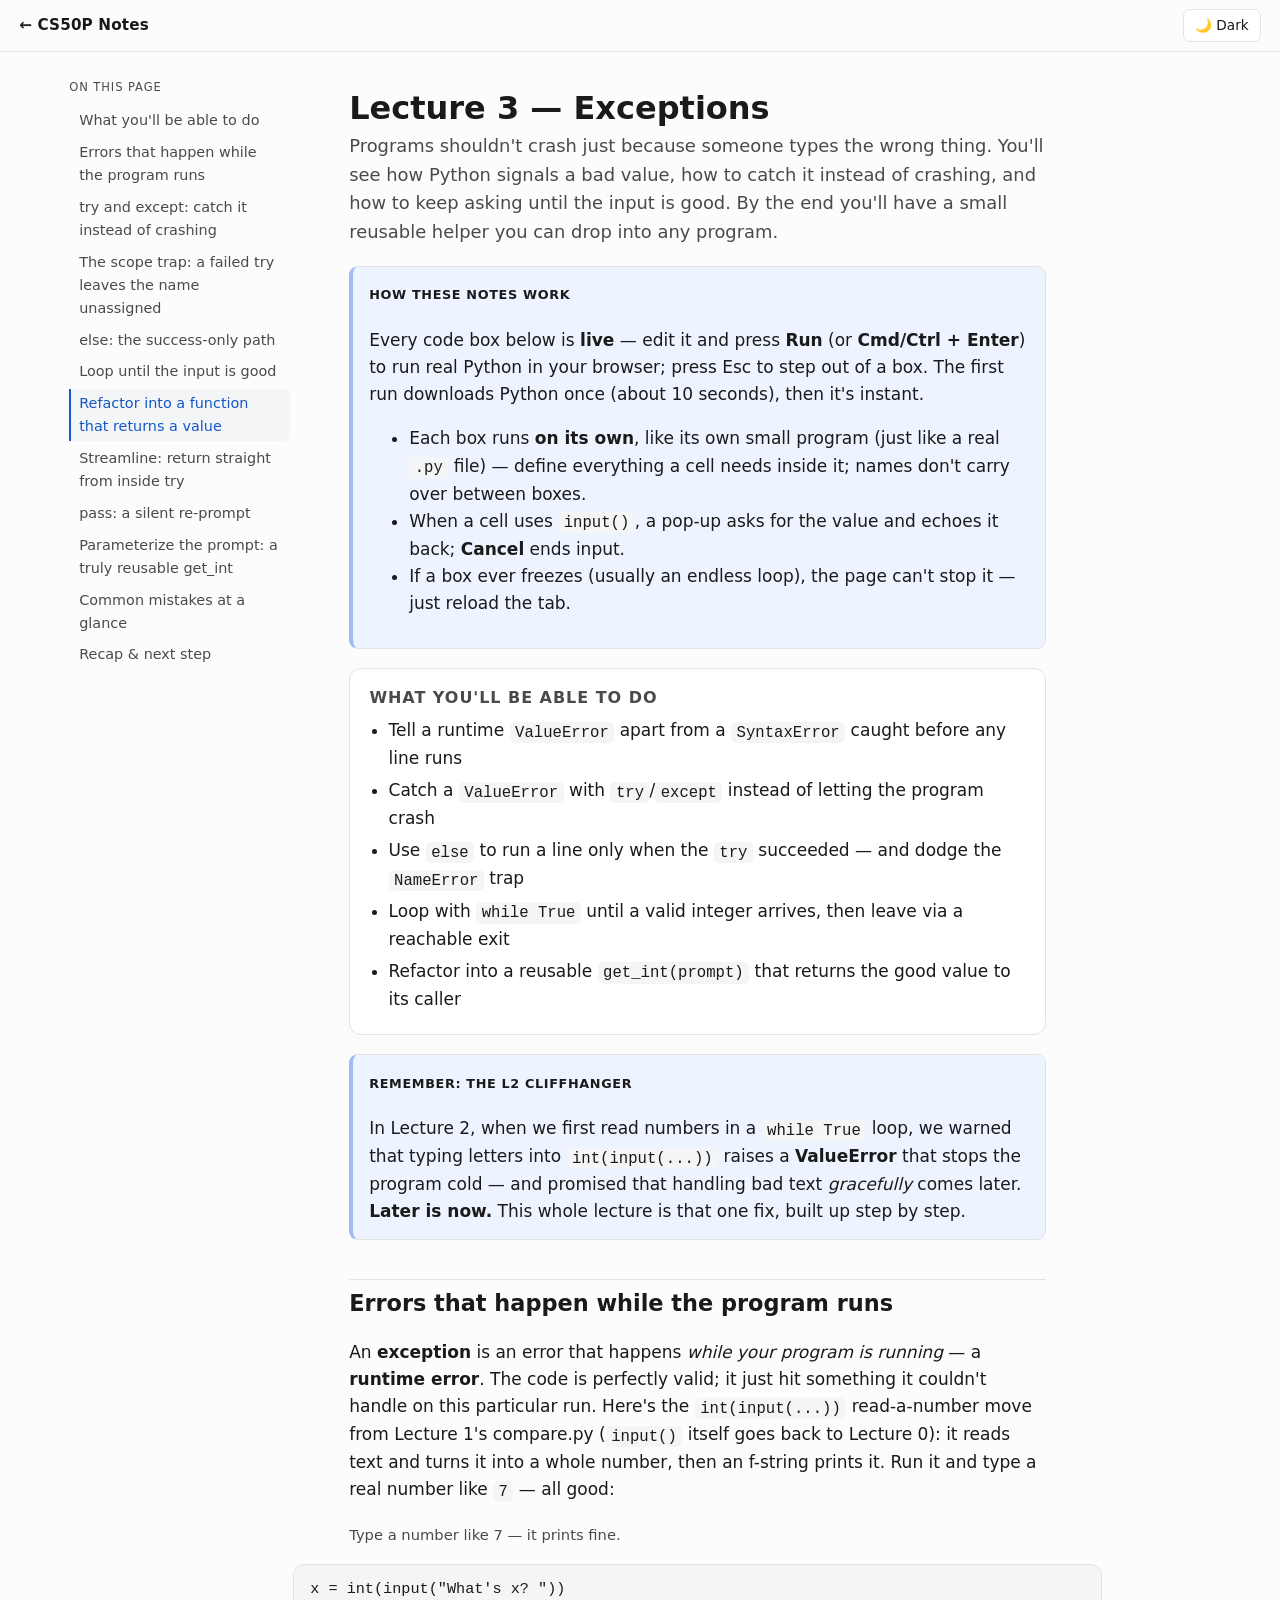
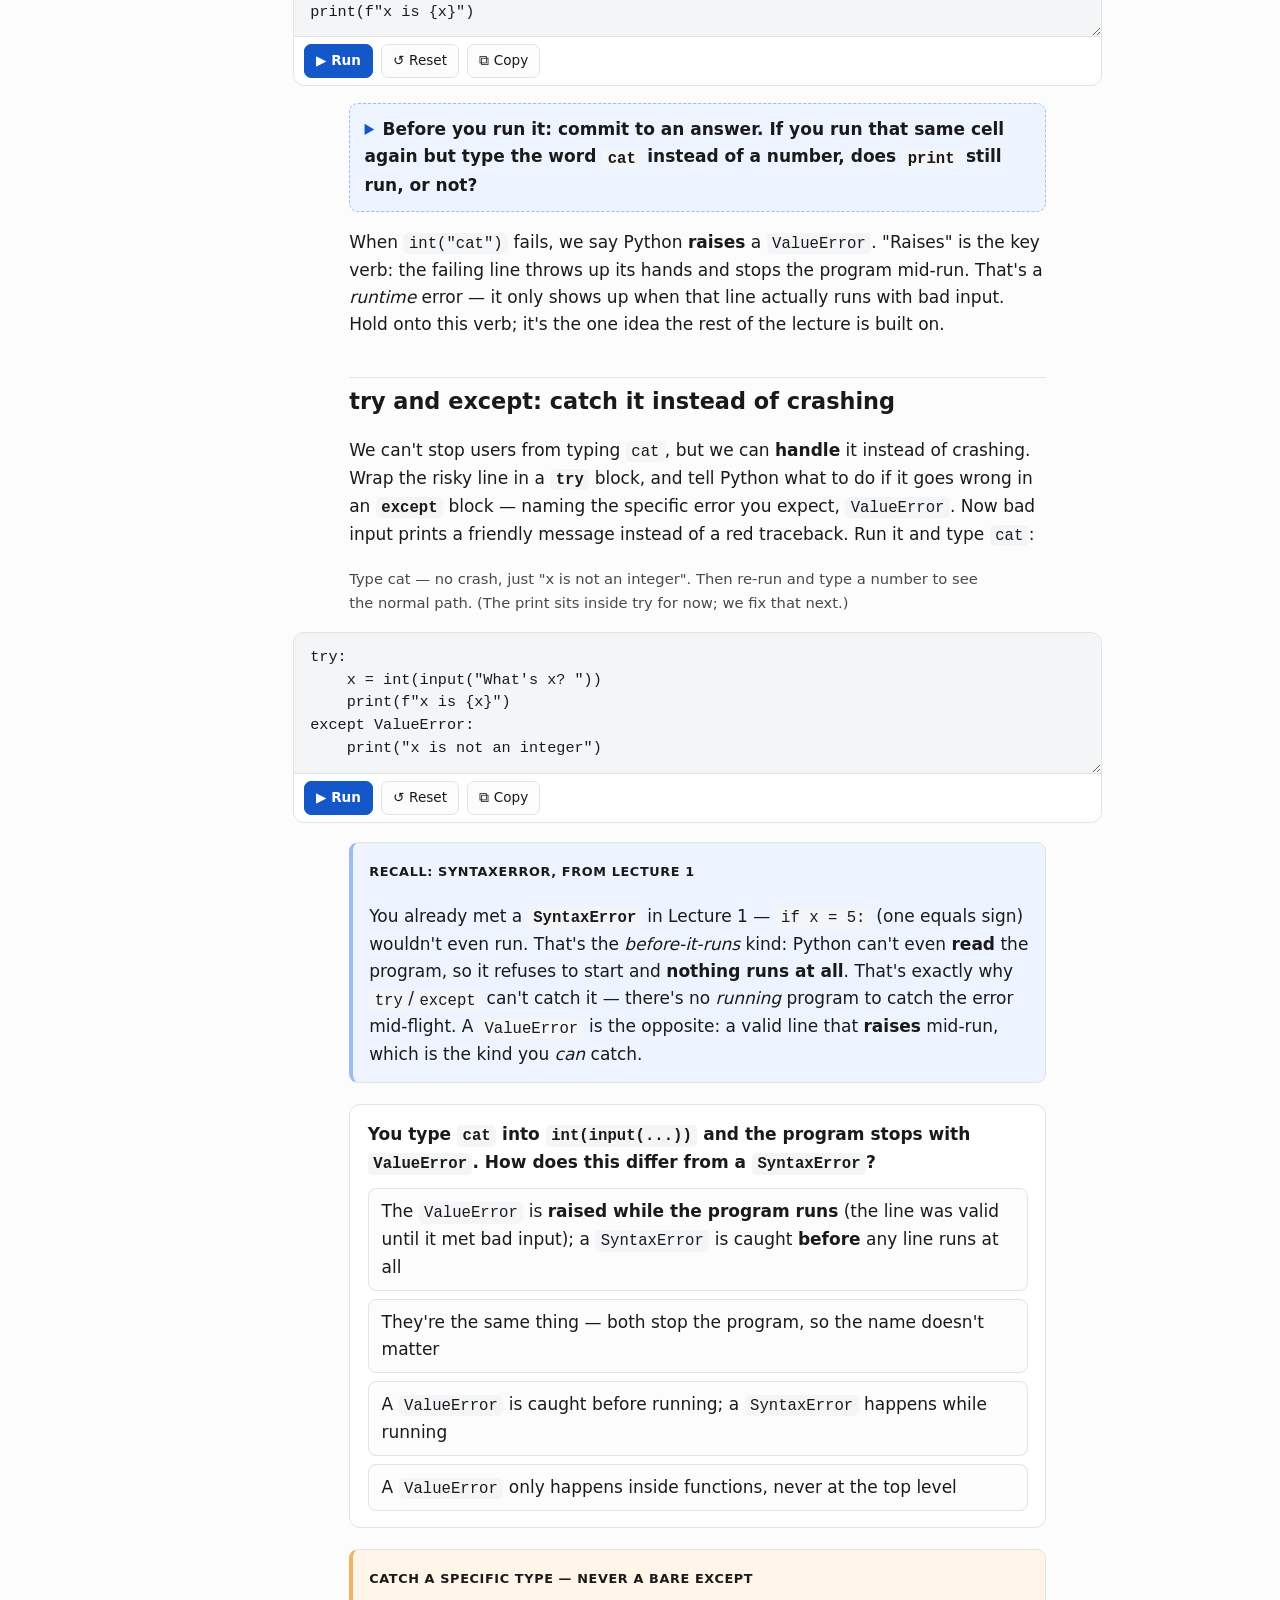
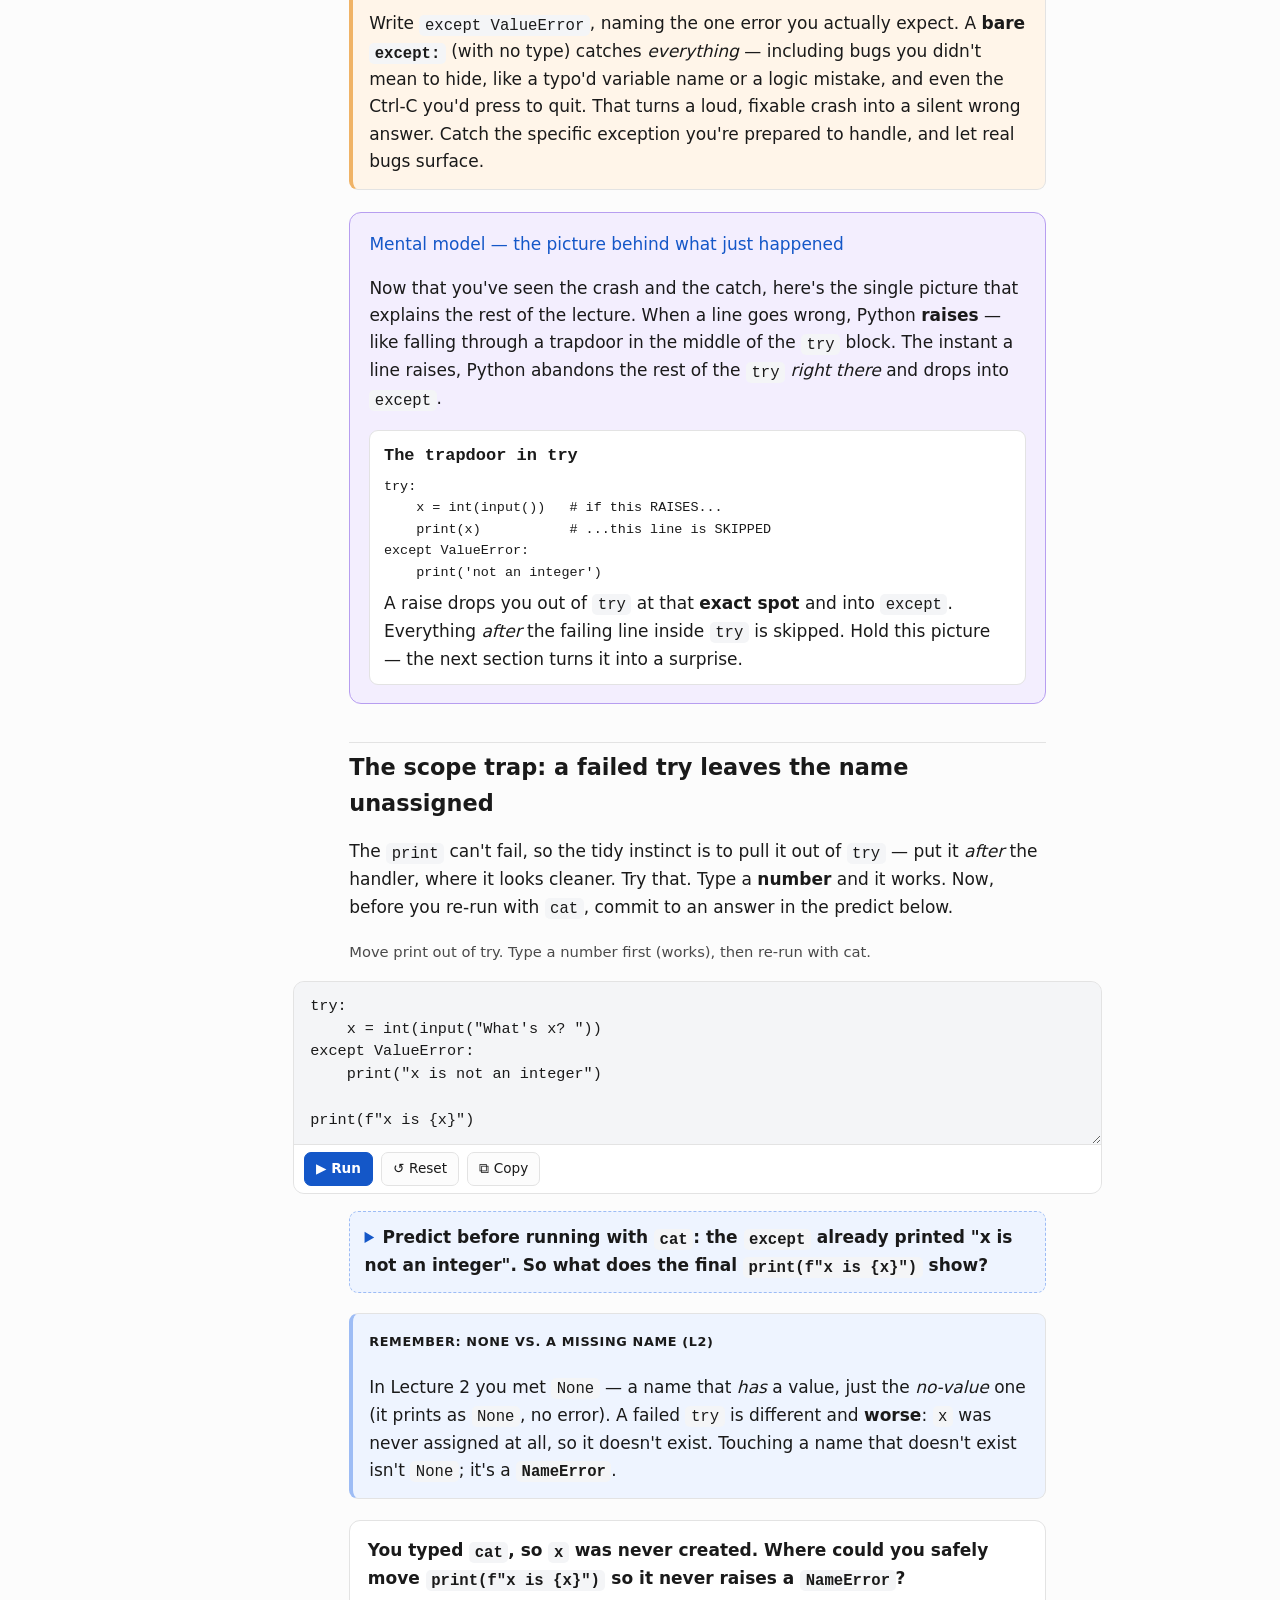
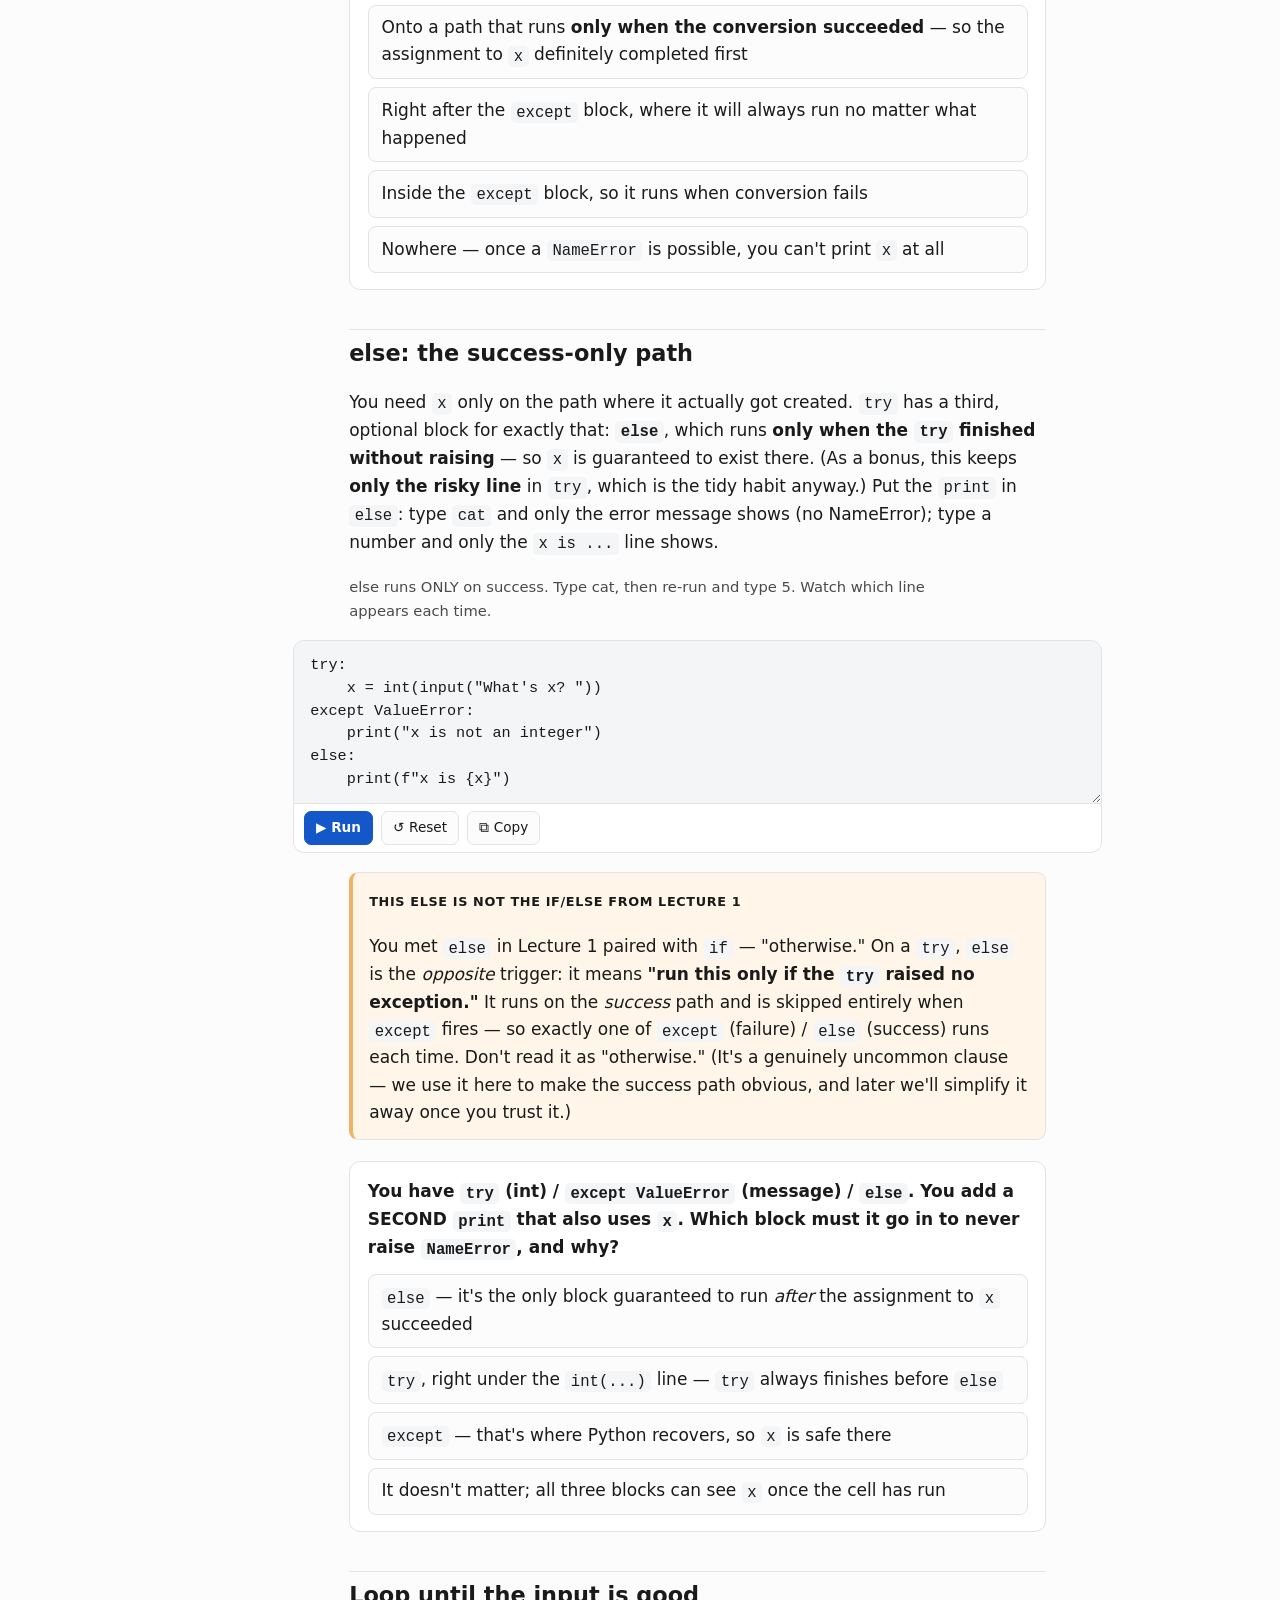
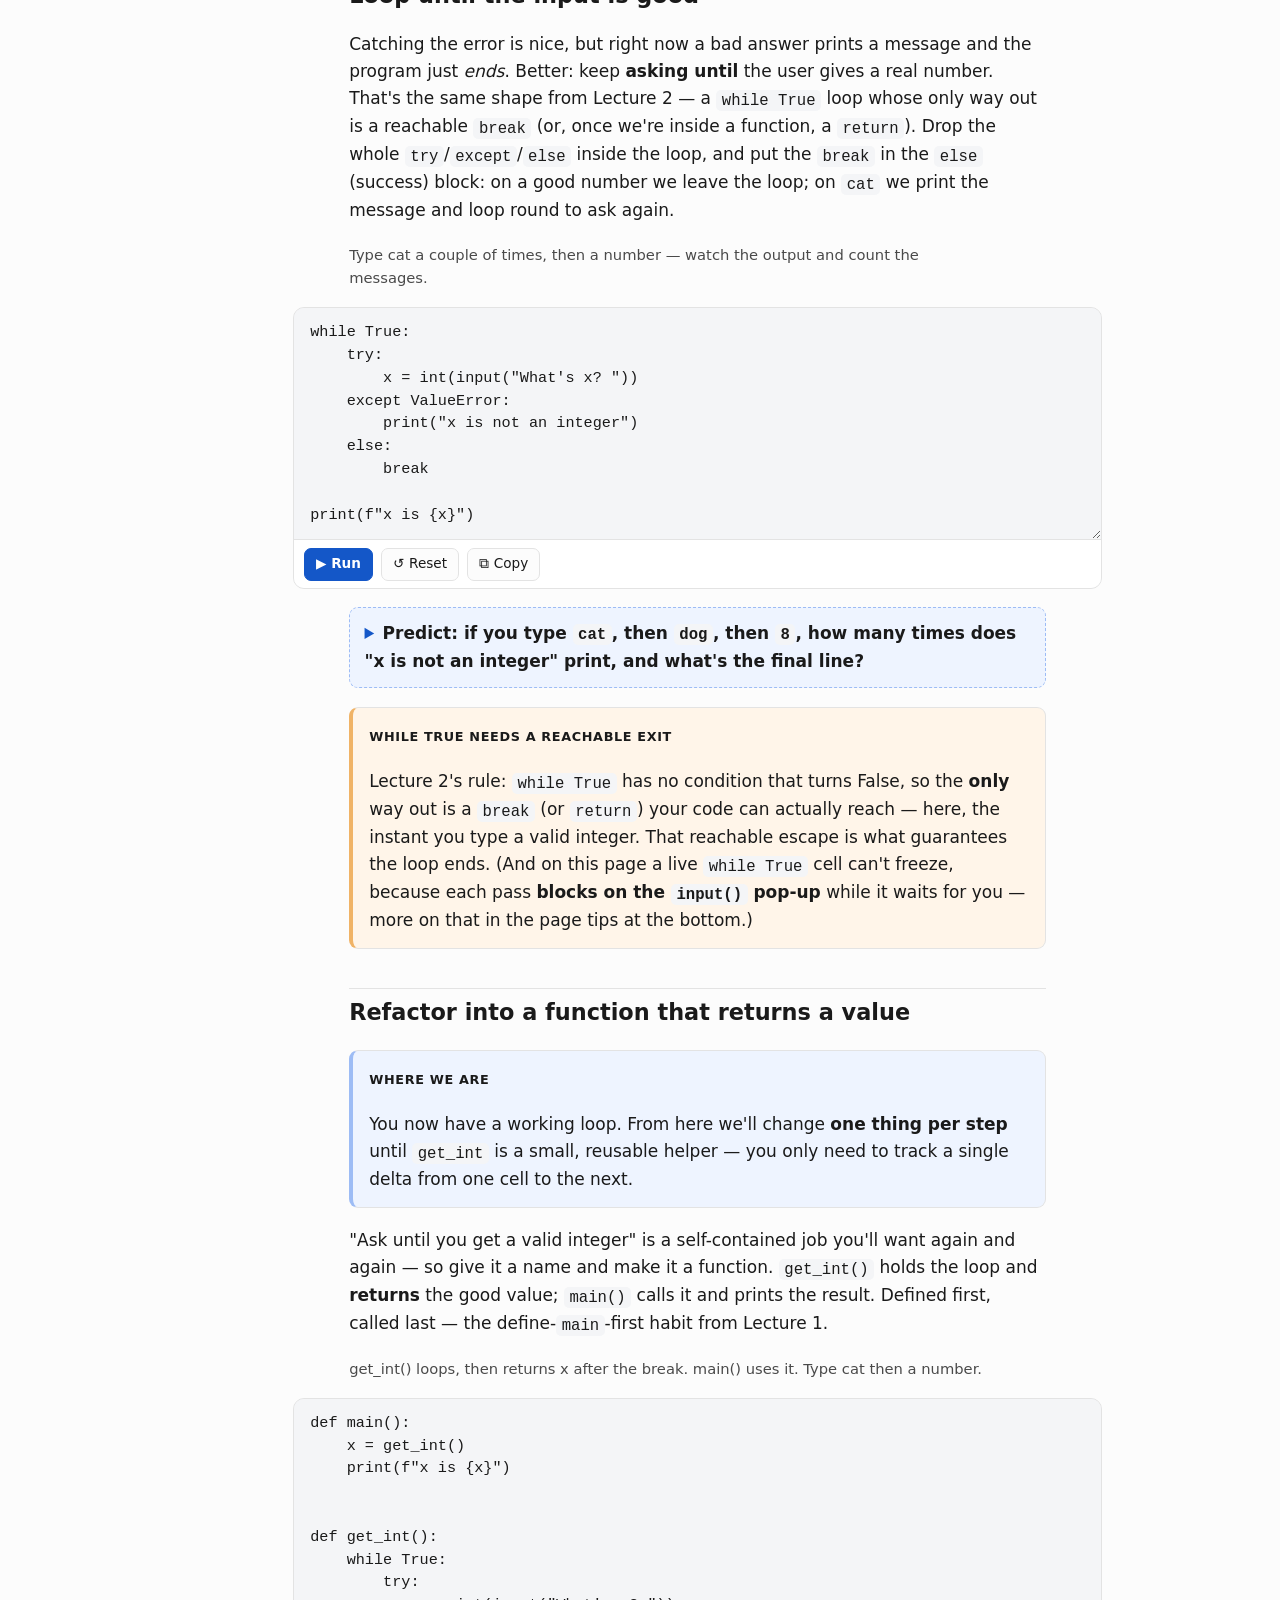
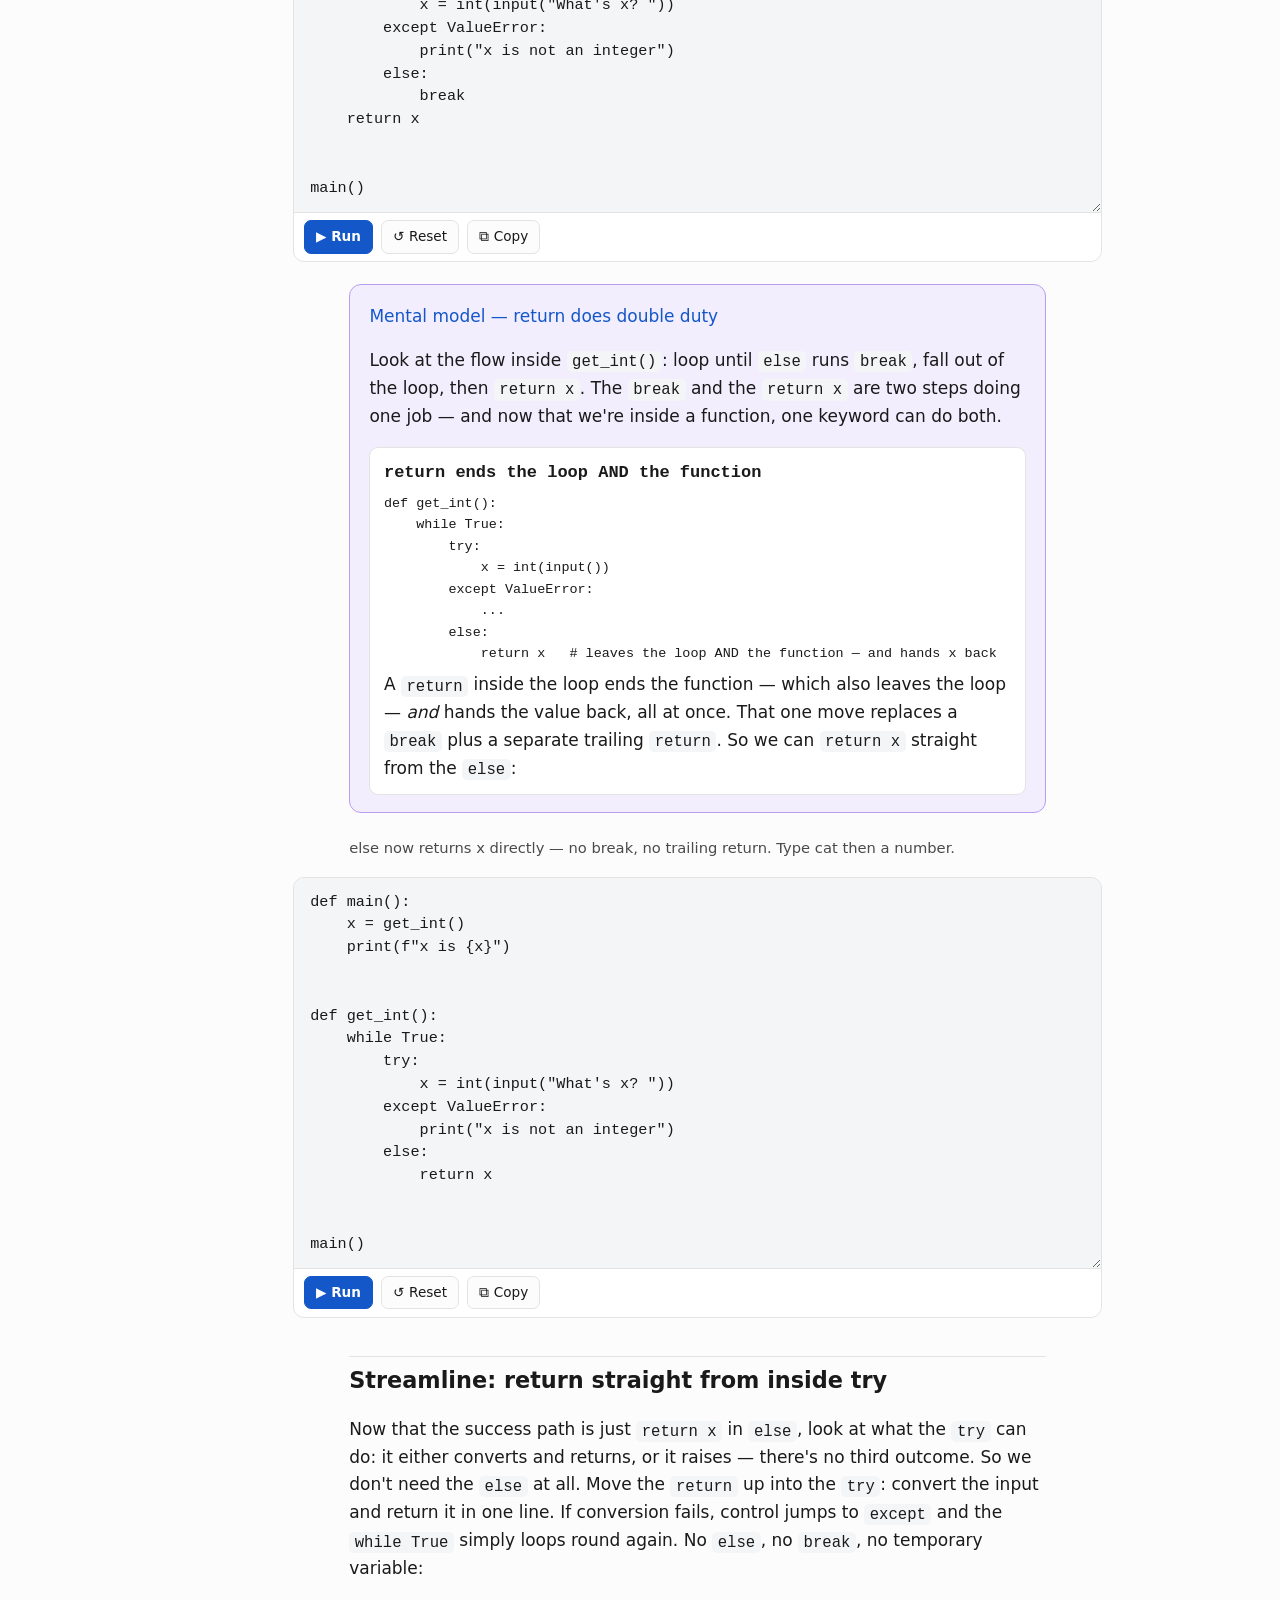
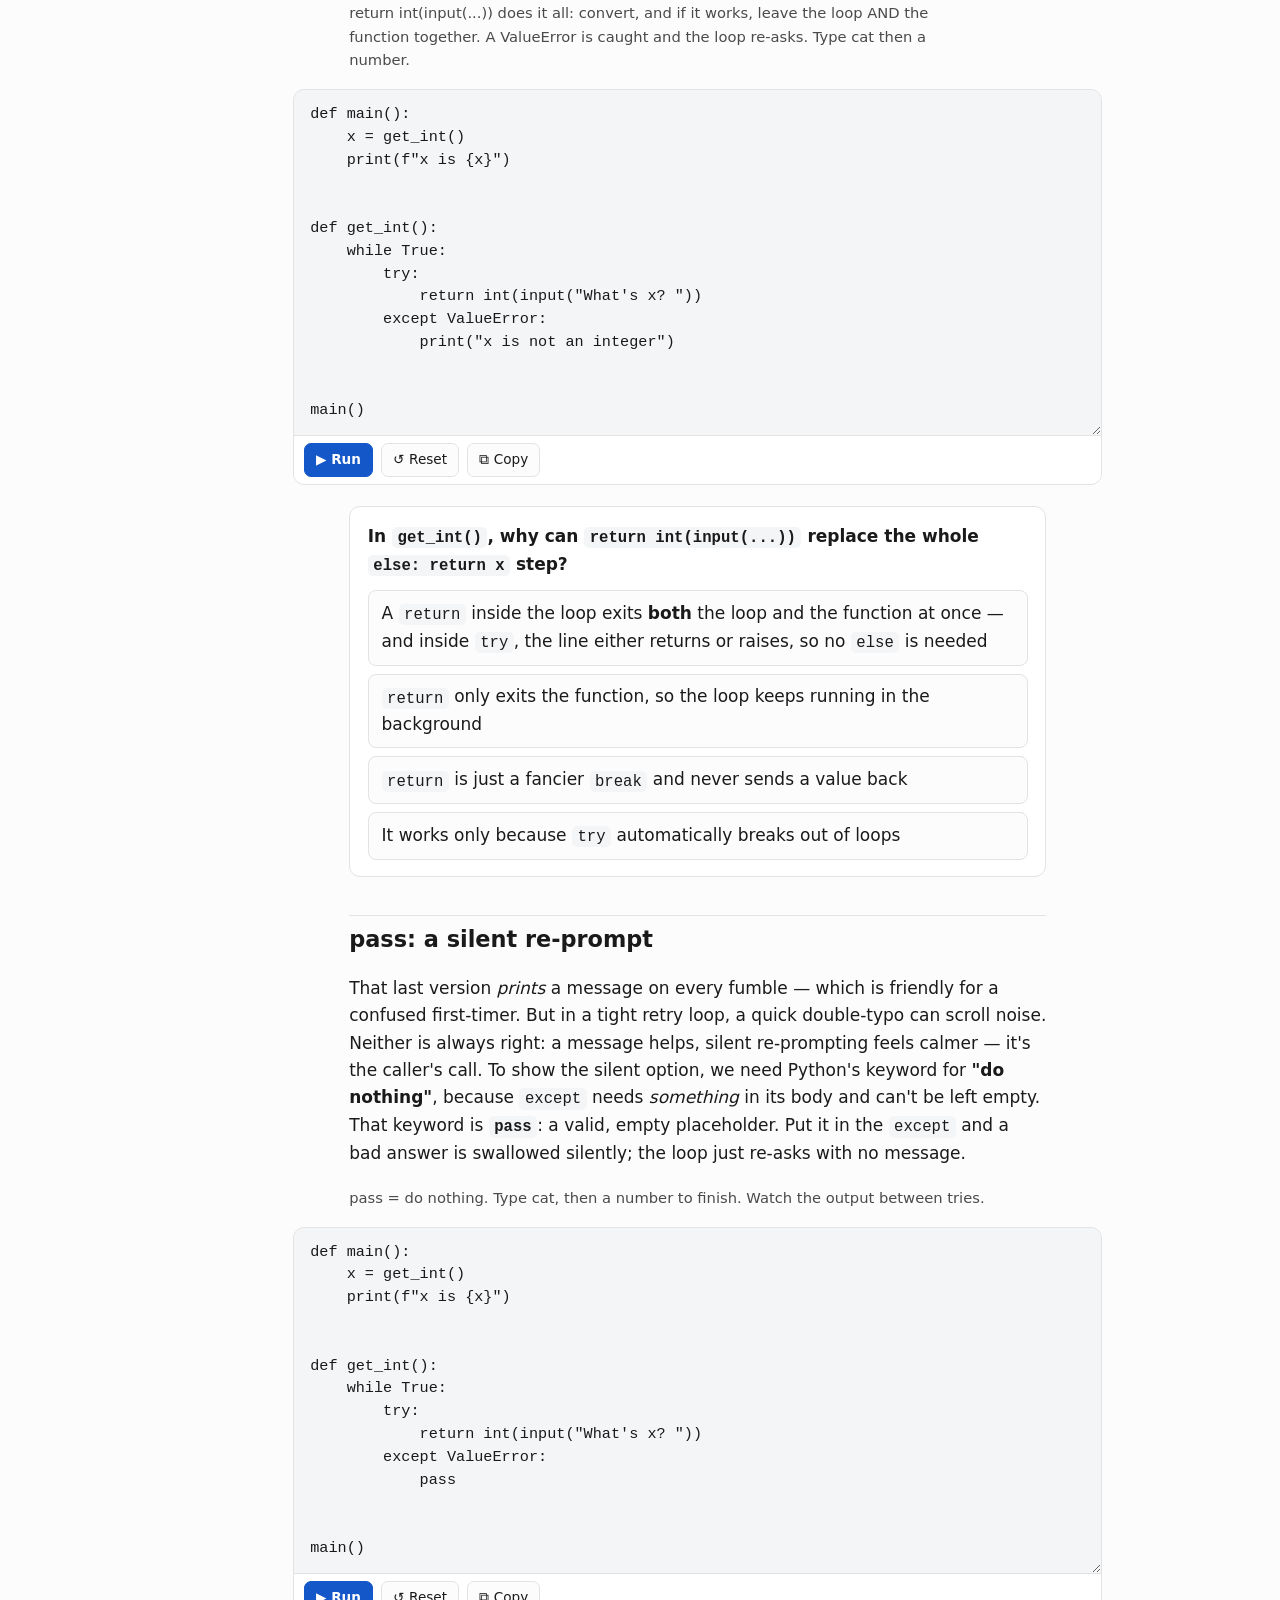
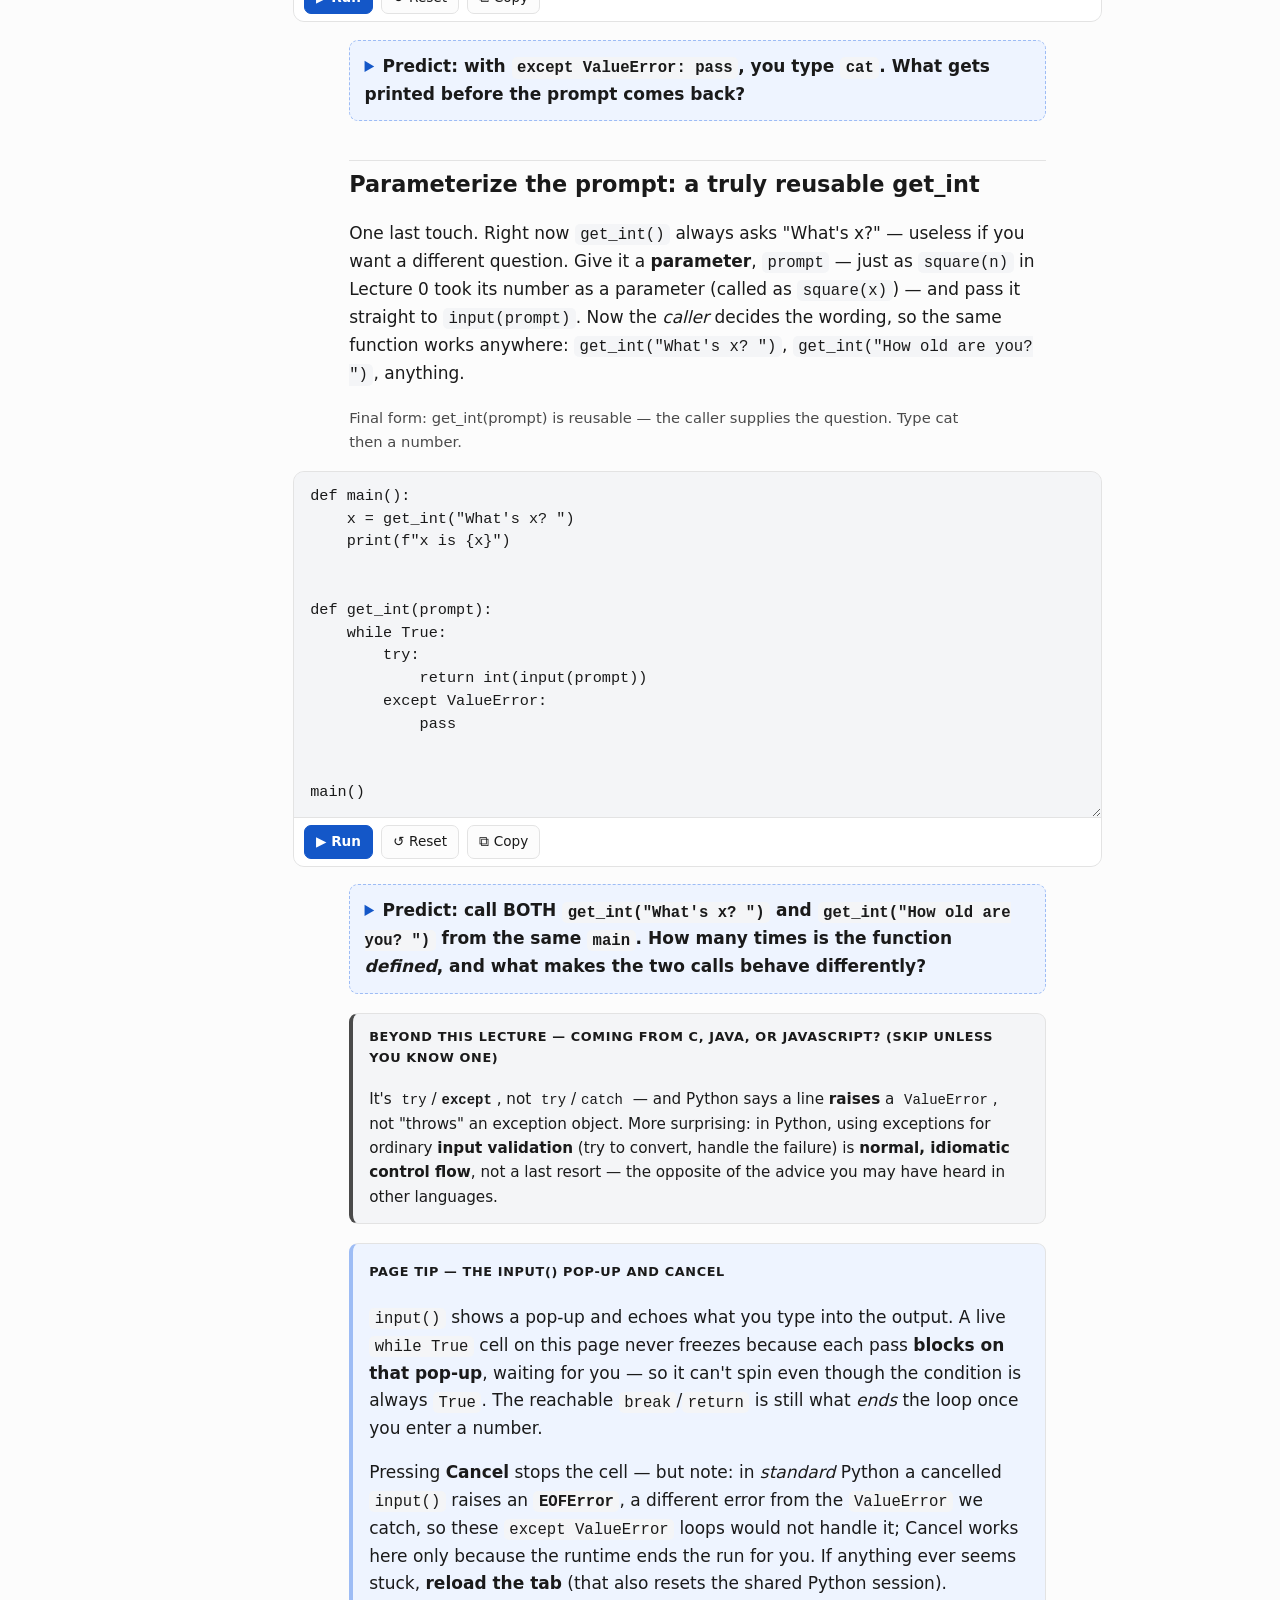
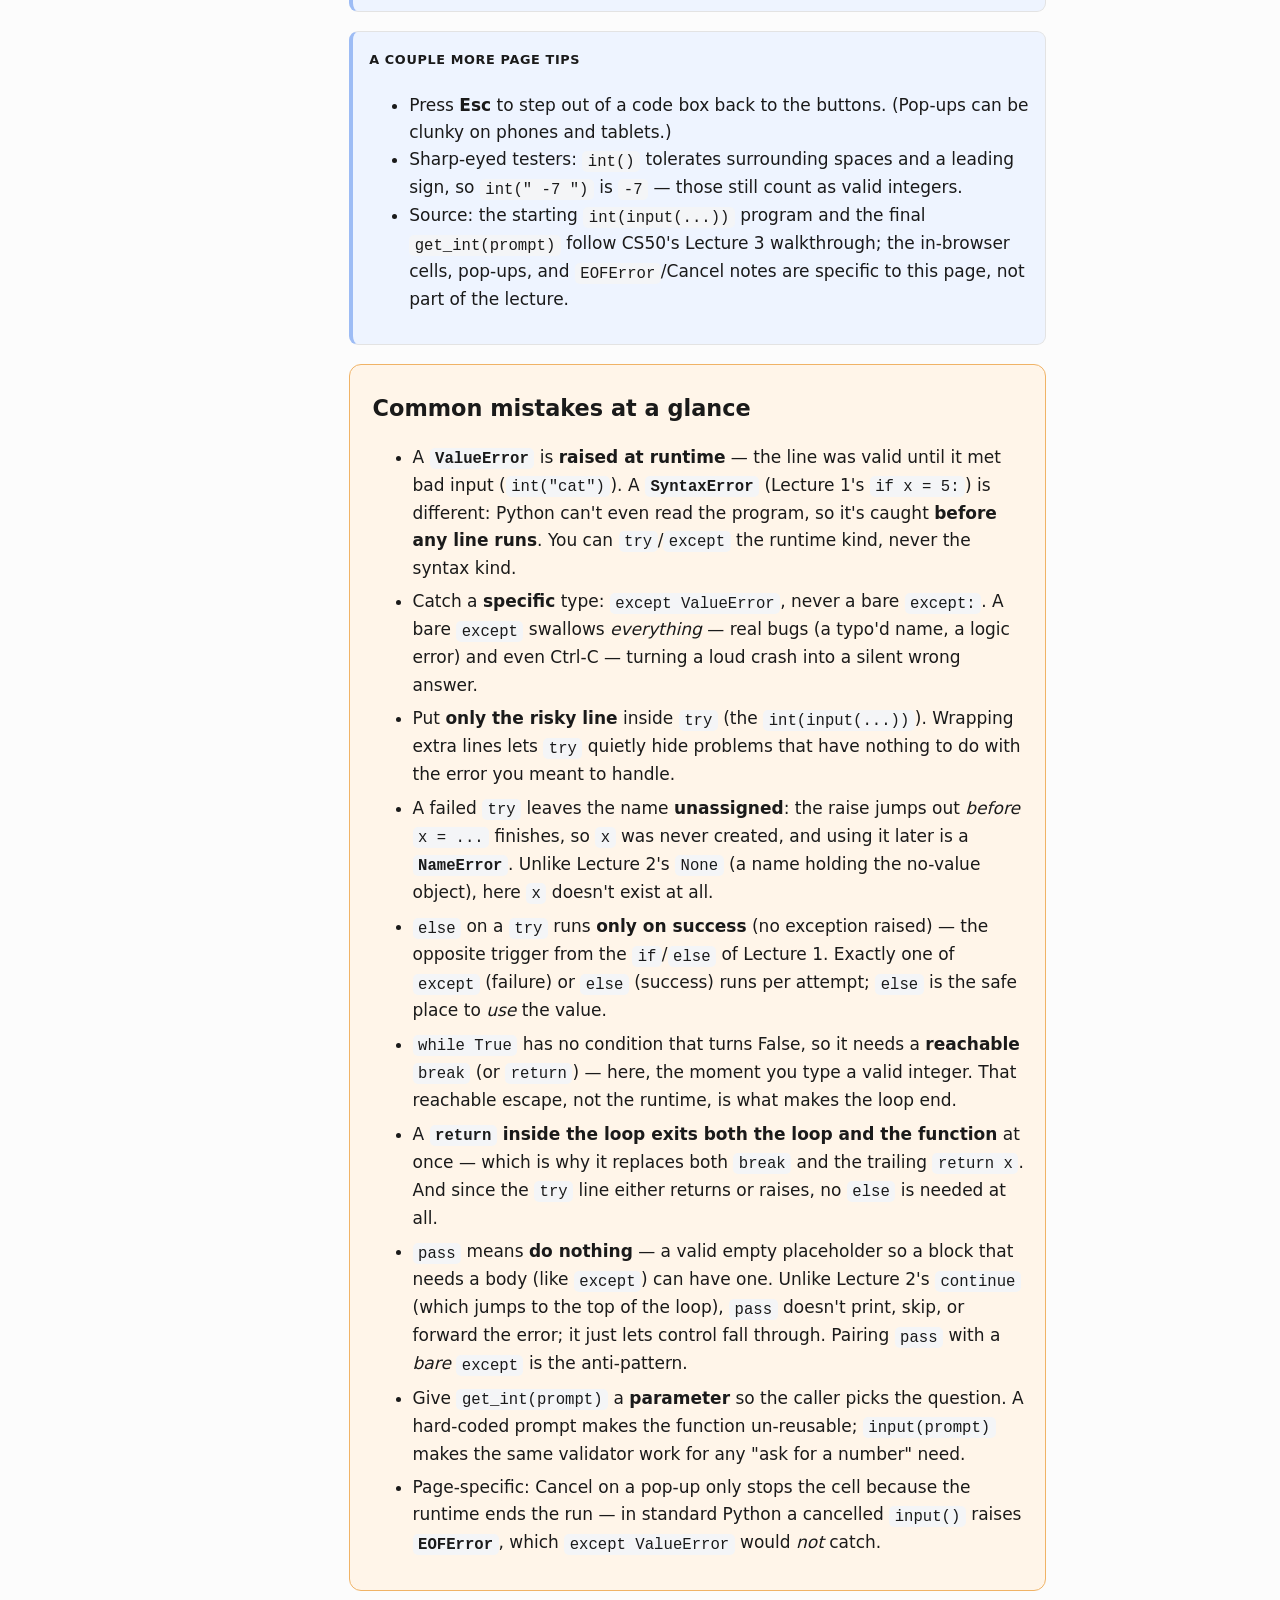
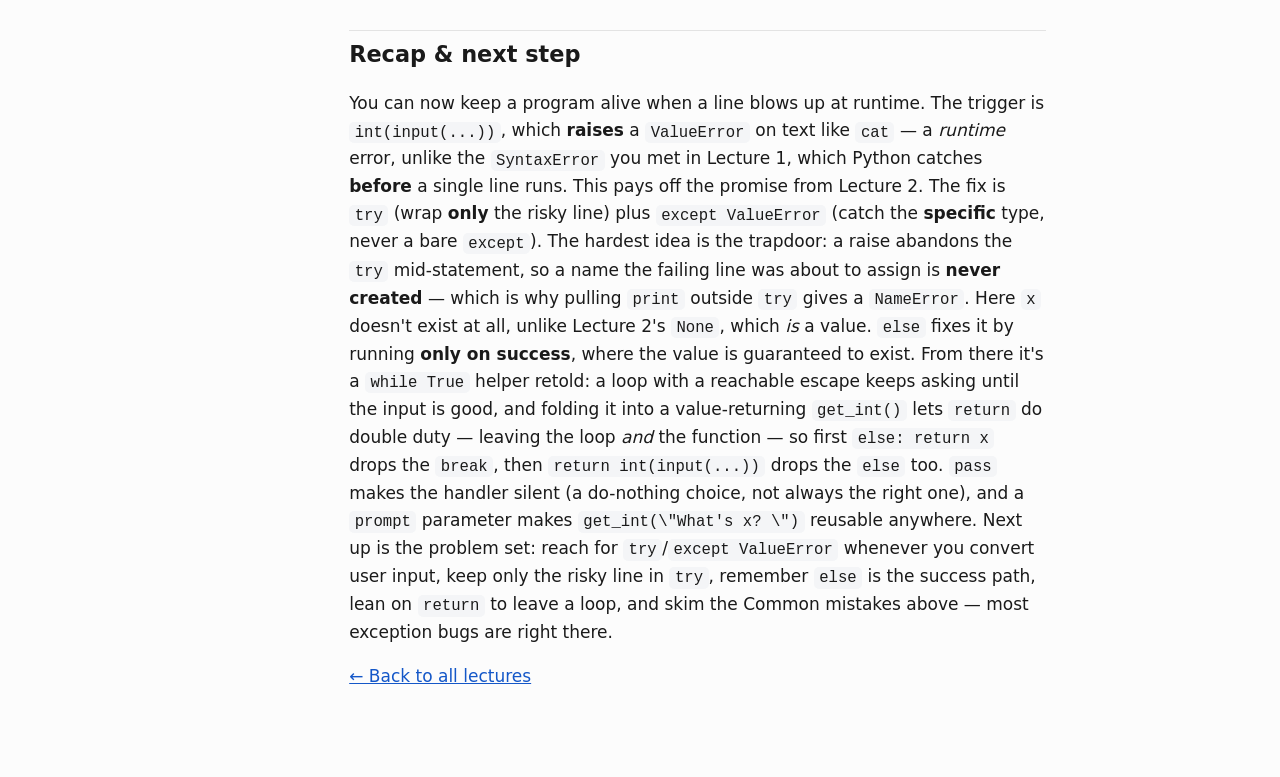
<file: lecture3.html>
<!DOCTYPE html>
<html lang="en">
<head>
<meta charset="utf-8">
<meta name="viewport" content="width=device-width, initial-scale=1">
<title>Lecture 3 — Exceptions · CS50P Notes</title>
<link rel="icon" href="data:,">
<link rel="stylesheet" href="assets/notes.css">
<script>try{var t=localStorage.getItem('cs50p-theme');if(t)document.documentElement.setAttribute('data-theme',t);}catch(e){}</script>
</head>
<body>
<div id="progress"></div>

<header class="site">
  <a class="brand" href="index.html">← CS50P Notes</a>
  <span class="spacer"></span>
  <button class="theme-toggle" type="button" aria-pressed="false">🌙 Dark</button>
</header>

<div class="wrap">
<nav class="toc" aria-label="On this page">
  <details open><summary>Contents</summary><p class="toc-title">On this page</p><ol></ol></details>
</nav>

<main>
<h1>Lecture 3 — Exceptions</h1>
  <p class="subtitle lead">Programs shouldn't crash just because someone types the wrong thing. You'll see how Python signals a bad value, how to catch it instead of crashing, and how to keep asking until the input is good. By the end you'll have a small reusable helper you can drop into any program.</p>
  <div class="callout note"><span class="tag">How these notes work</span><p>Every code box below is <strong>live</strong> — edit it and press <strong>Run</strong> (or <strong>Cmd/Ctrl + Enter</strong>) to run real Python in your browser; press Esc to step out of a box. The first run downloads Python once (about 10 seconds), then it's instant.</p><ul><li>Each box runs <strong>on its own</strong>, like its own small program (just like a real <code>.py</code> file) — define everything a cell needs inside it; names don't carry over between boxes.</li><li>When a cell uses <code>input()</code>, a pop-up asks for the value and echoes it back; <strong>Cancel</strong> ends input.</li><li>If a box ever freezes (usually an endless loop), the page can't stop it — just reload the tab.</li></ul></div>
  <div class="objectives"><h2>What you'll be able to do</h2><ul><li>Tell a runtime <code>ValueError</code> apart from a <code>SyntaxError</code> caught before any line runs</li><li>Catch a <code>ValueError</code> with <code>try</code>/<code>except</code> instead of letting the program crash</li><li>Use <code>else</code> to run a line only when the <code>try</code> succeeded — and dodge the <code>NameError</code> trap</li><li>Loop with <code>while True</code> until a valid integer arrives, then leave via a reachable exit</li><li>Refactor into a reusable <code>get_int(prompt)</code> that returns the good value to its caller</li></ul></div>
  <div class="callout note"><span class="tag">Remember: the L2 cliffhanger</span><p>In Lecture 2, when we first read numbers in a <code>while True</code> loop, we warned that typing letters into <code>int(input(...))</code> raises a <strong>ValueError</strong> that stops the program cold — and promised that handling bad text <em>gracefully</em> comes later. <strong>Later is now.</strong> This whole lecture is that one fix, built up step by step.</p></div>
  <h2>Errors that happen while the program runs</h2>
  <p>An <strong>exception</strong> is an error that happens <em>while your program is running</em> — a <strong>runtime error</strong>. The code is perfectly valid; it just hit something it couldn't handle on this particular run. Here's the <code>int(input(...))</code> read-a-number move from Lecture 1's compare.py (<code>input()</code> itself goes back to Lecture 0): it reads text and turns it into a whole number, then an f-string prints it. Run it and type a real number like <code>7</code> — all good:</p>
  <p class="cell-note">Type a number like 7 — it prints fine.</p><textarea class="py">x = int(input("What's x? "))
print(f"x is {x}")</textarea>
  <details class="predict"><summary>Before you run it: commit to an answer. If you run that same cell again but type the word <code>cat</code> instead of a number, does <code>print</code> still run, or not?</summary><div style="margin:.2rem 0 .6rem"><p>It does <strong>not</strong> — the program <strong>crashes</strong> with a <code>ValueError</code>. Python can read the text <code>cat</code> fine, but <code>int("cat")</code> can't turn it into a whole number, so the program stops right there and <code>print</code> never runs. The exact message is <code>ValueError: invalid literal for int() with base 10: 'cat'</code> ("this string isn't a valid base-10 integer"). Now run it above and type <code>cat</code> to check.</p></div></details>
  <p>When <code>int("cat")</code> fails, we say Python <strong>raises</strong> a <code>ValueError</code>. "Raises" is the key verb: the failing line throws up its hands and stops the program mid-run. That's a <em>runtime</em> error — it only shows up when that line actually runs with bad input. Hold onto this verb; it's the one idea the rest of the lecture is built on.</p>
  <h2>try and except: catch it instead of crashing</h2>
  <p>We can't stop users from typing <code>cat</code>, but we can <strong>handle</strong> it instead of crashing. Wrap the risky line in a <strong><code>try</code></strong> block, and tell Python what to do if it goes wrong in an <strong><code>except</code></strong> block — naming the specific error you expect, <code>ValueError</code>. Now bad input prints a friendly message instead of a red traceback. Run it and type <code>cat</code>:</p>
  <p class="cell-note">Type cat — no crash, just "x is not an integer". Then re-run and type a number to see the normal path. (The print sits inside try for now; we fix that next.)</p><textarea class="py">try:
    x = int(input("What's x? "))
    print(f"x is {x}")
except ValueError:
    print("x is not an integer")</textarea>
  <div class="callout note"><span class="tag">Recall: SyntaxError, from Lecture 1</span><p>You already met a <strong><code>SyntaxError</code></strong> in Lecture 1 — <code>if x = 5:</code> (one equals sign) wouldn't even run. That's the <em>before-it-runs</em> kind: Python can't even <strong>read</strong> the program, so it refuses to start and <strong>nothing runs at all</strong>. That's exactly why <code>try</code>/<code>except</code> can't catch it — there's no <em>running</em> program to catch the error mid-flight. A <code>ValueError</code> is the opposite: a valid line that <strong>raises</strong> mid-run, which is the kind you <em>can</em> catch.</p></div>
  <div class="quiz"><p class="quiz-q">You type <code>cat</code> into <code>int(input(...))</code> and the program stops with <code>ValueError</code>. How does this differ from a <code>SyntaxError</code>?</p><div class="opts"><button class="opt" type="button" data-correct>The <code>ValueError</code> is <strong>raised while the program runs</strong> (the line was valid until it met bad input); a <code>SyntaxError</code> is caught <strong>before</strong> any line runs at all</button><button class="opt" type="button">They're the same thing — both stop the program, so the name doesn't matter</button><button class="opt" type="button">A <code>ValueError</code> is caught before running; a <code>SyntaxError</code> happens while running</button><button class="opt" type="button">A <code>ValueError</code> only happens inside functions, never at the top level</button></div><div class="why">A <code>SyntaxError</code> means Python can't even read your program, so it never starts — not one line runs. A <code>ValueError</code> is a <strong>runtime</strong> error: the program ran fine until a valid line (<code>int("cat")</code>) hit input it couldn't handle and <strong>raised</strong>. You can't catch a SyntaxError at runtime because the program never got to run; you <em>can</em> catch a ValueError, which is the rest of this lecture.</div></div>
  <div class="callout gotcha"><span class="tag">Catch a SPECIFIC type — never a bare except</span><p>Write <code>except ValueError</code>, naming the one error you actually expect. A <strong>bare <code>except:</code></strong> (with no type) catches <em>everything</em> — including bugs you didn't mean to hide, like a typo'd variable name or a logic mistake, and even the Ctrl-C you'd press to quit. That turns a loud, fixable crash into a silent wrong answer. Catch the specific exception you're prepared to handle, and let real bugs surface.</p></div>
  <div class="mental-model"><span class="tag">Mental model — the picture behind what just happened</span><p>Now that you've seen the crash and the catch, here's the single picture that explains the rest of the lecture. When a line goes wrong, Python <strong>raises</strong> — like falling through a trapdoor in the middle of the <code>try</code> block. The instant a line raises, Python abandons the rest of the <code>try</code> <em>right there</em> and drops into <code>except</code>.</p><div class="mm-diagram"><div class="mm-card"><b>The trapdoor in try</b><pre style="margin:.4rem 0;font-family:var(--mono);font-size:.84rem;white-space:pre-wrap;overflow-x:auto">try:
    x = int(input())   # if this RAISES...
    print(x)           # ...this line is SKIPPED
except ValueError:
    print('not an integer')</pre><span>A raise drops you out of <code>try</code> at that <strong>exact spot</strong> and into <code>except</code>. Everything <em>after</em> the failing line inside <code>try</code> is skipped. Hold this picture — the next section turns it into a surprise.</span></div></div></div>
  <h2>The scope trap: a failed try leaves the name unassigned</h2>
  <p>The <code>print</code> can't fail, so the tidy instinct is to pull it out of <code>try</code> — put it <em>after</em> the handler, where it looks cleaner. Try that. Type a <strong>number</strong> and it works. Now, before you re-run with <code>cat</code>, commit to an answer in the predict below.</p>
  <p class="cell-note">Move print out of try. Type a number first (works), then re-run with cat.</p><textarea class="py">try:
    x = int(input("What's x? "))
except ValueError:
    print("x is not an integer")

print(f"x is {x}")</textarea>
  <details class="predict"><summary>Predict before running with <code>cat</code>: the <code>except</code> already printed "x is not an integer". So what does the final <code>print(f"x is {x}")</code> show?</summary><div style="margin:.2rem 0 .6rem"><p>It <strong>crashes</strong> with <code>NameError: name 'x' is not defined</code>. The trapdoor: when <code>int("cat")</code> raised, Python jumped out of <code>try</code> <em>before</em> the assignment to <code>x</code> finished — so <code>x</code> was <strong>never created</strong>. The program then falls through to <code>print(f"x is {x}")</code> and tries to read an <code>x</code> that doesn't exist. That's a <code>NameError</code>: not a wrong value, but <em>no name at all</em>.</p></div></details>
  <div class="callout note"><span class="tag">Remember: None vs. a missing name (L2)</span><p>In Lecture 2 you met <code>None</code> — a name that <em>has</em> a value, just the <em>no-value</em> one (it prints as <code>None</code>, no error). A failed <code>try</code> is different and <strong>worse</strong>: <code>x</code> was never assigned at all, so it doesn't exist. Touching a name that doesn't exist isn't <code>None</code>; it's a <strong><code>NameError</code></strong>.</p></div>
  <div class="quiz"><p class="quiz-q">You typed <code>cat</code>, so <code>x</code> was never created. Where could you safely move <code>print(f"x is {x}")</code> so it never raises a <code>NameError</code>?</p><div class="opts"><button class="opt" type="button" data-correct>Onto a path that runs <strong>only when the conversion succeeded</strong> — so the assignment to <code>x</code> definitely completed first</button><button class="opt" type="button">Right after the <code>except</code> block, where it will always run no matter what happened</button><button class="opt" type="button">Inside the <code>except</code> block, so it runs when conversion fails</button><button class="opt" type="button">Nowhere — once a <code>NameError</code> is possible, you can't print <code>x</code> at all</button></div><div class="why">The fix is to use <code>x</code> only on the path where the assignment definitely succeeded. Putting <code>print</code> <em>after</em> the handler runs it on <strong>both</strong> paths, including the failed one where <code>x</code> doesn't exist. Putting it in <code>except</code> runs it exactly when <code>x</code> is missing. What you want is a success-only path — and <code>try</code> has a block for exactly that, which is the next section.</div></div>
  <h2>else: the success-only path</h2>
  <p>You need <code>x</code> only on the path where it actually got created. <code>try</code> has a third, optional block for exactly that: <strong><code>else</code></strong>, which runs <strong>only when the <code>try</code> finished without raising</strong> — so <code>x</code> is guaranteed to exist there. (As a bonus, this keeps <strong>only the risky line</strong> in <code>try</code>, which is the tidy habit anyway.) Put the <code>print</code> in <code>else</code>: type <code>cat</code> and only the error message shows (no NameError); type a number and only the <code>x is ...</code> line shows.</p>
  <p class="cell-note">else runs ONLY on success. Type cat, then re-run and type 5. Watch which line appears each time.</p><textarea class="py">try:
    x = int(input("What's x? "))
except ValueError:
    print("x is not an integer")
else:
    print(f"x is {x}")</textarea>
  <div class="callout gotcha"><span class="tag">This else is NOT the if/else from Lecture 1</span><p>You met <code>else</code> in Lecture 1 paired with <code>if</code> — "otherwise." On a <code>try</code>, <code>else</code> is the <em>opposite</em> trigger: it means <strong>"run this only if the <code>try</code> raised no exception."</strong> It runs on the <em>success</em> path and is skipped entirely when <code>except</code> fires — so exactly one of <code>except</code> (failure) / <code>else</code> (success) runs each time. Don't read it as "otherwise." (It's a genuinely uncommon clause — we use it here to make the success path obvious, and later we'll simplify it away once you trust it.)</p></div>
  <div class="quiz"><p class="quiz-q">You have <code>try</code> (int) / <code>except ValueError</code> (message) / <code>else</code>. You add a SECOND <code>print</code> that also uses <code>x</code>. Which block must it go in to never raise <code>NameError</code>, and why?</p><div class="opts"><button class="opt" type="button" data-correct><code>else</code> — it's the only block guaranteed to run <em>after</em> the assignment to <code>x</code> succeeded</button><button class="opt" type="button"><code>try</code>, right under the <code>int(...)</code> line — <code>try</code> always finishes before <code>else</code></button><button class="opt" type="button"><code>except</code> — that's where Python recovers, so <code>x</code> is safe there</button><button class="opt" type="button">It doesn't matter; all three blocks can see <code>x</code> once the cell has run</button></div><div class="why"><code>else</code> runs <em>only</em> when the <code>try</code> raised nothing, so the assignment to <code>x</code> definitely completed — that's the one place <code>x</code> is guaranteed to exist. Putting it in <code>try</code> after <code>int(...)</code> works only if <code>int</code> didn't raise; putting it in <code>except</code> runs exactly when <code>x</code> is <em>missing</em>. Exactly one of <code>except</code>/<code>else</code> runs per attempt, and <code>else</code> is the safe home for the value.</div></div>
  <h2>Loop until the input is good</h2>
  <p>Catching the error is nice, but right now a bad answer prints a message and the program just <em>ends</em>. Better: keep <strong>asking until</strong> the user gives a real number. That's the same shape from Lecture 2 — a <code>while True</code> loop whose only way out is a reachable <code>break</code> (or, once we're inside a function, a <code>return</code>). Drop the whole <code>try</code>/<code>except</code>/<code>else</code> inside the loop, and put the <code>break</code> in the <code>else</code> (success) block: on a good number we leave the loop; on <code>cat</code> we print the message and loop round to ask again.</p>
  <p class="cell-note">Type cat a couple of times, then a number — watch the output and count the messages.</p><textarea class="py">while True:
    try:
        x = int(input("What's x? "))
    except ValueError:
        print("x is not an integer")
    else:
        break

print(f"x is {x}")</textarea>
  <details class="predict"><summary>Predict: if you type <code>cat</code>, then <code>dog</code>, then <code>8</code>, how many times does "x is not an integer" print, and what's the final line?</summary><div style="margin:.2rem 0 .6rem"><p>"x is not an integer" prints <strong>twice</strong> (once for <code>cat</code>, once for <code>dog</code>), then <code>8</code> succeeds: the <code>else</code> runs <code>break</code>, the loop ends, and the final line is <code>x is 8</code>. Each bad answer triggers <code>except</code> and loops round; the first good answer reaches <code>break</code> in <code>else</code> and leaves. The loop <em>only</em> ends on a valid integer. (Note: <code>x</code> is still readable after the loop — Python loops don't create their own scope.)</p></div></details>
  <div class="callout gotcha"><span class="tag">while True needs a reachable exit</span><p>Lecture 2's rule: <code>while True</code> has no condition that turns False, so the <strong>only</strong> way out is a <code>break</code> (or <code>return</code>) your code can actually reach — here, the instant you type a valid integer. That reachable escape is what guarantees the loop ends. (And on this page a live <code>while True</code> cell can't freeze, because each pass <strong>blocks on the <code>input()</code> pop-up</strong> while it waits for you — more on that in the page tips at the bottom.)</p></div>
  <h2>Refactor into a function that returns a value</h2>
  <div class="callout note"><span class="tag">Where we are</span><p>You now have a working loop. From here we'll change <strong>one thing per step</strong> until <code>get_int</code> is a small, reusable helper — you only need to track a single delta from one cell to the next.</p></div>
  <p>"Ask until you get a valid integer" is a self-contained job you'll want again and again — so give it a name and make it a function. <code>get_int()</code> holds the loop and <strong>returns</strong> the good value; <code>main()</code> calls it and prints the result. Defined first, called last — the define-<code>main</code>-first habit from Lecture 1.</p>
  <p class="cell-note">get_int() loops, then returns x after the break. main() uses it. Type cat then a number.</p><textarea class="py">def main():
    x = get_int()
    print(f"x is {x}")


def get_int():
    while True:
        try:
            x = int(input("What's x? "))
        except ValueError:
            print("x is not an integer")
        else:
            break
    return x


main()</textarea>
  <div class="mental-model"><span class="tag">Mental model — return does double duty</span><p>Look at the flow inside <code>get_int()</code>: loop until <code>else</code> runs <code>break</code>, fall out of the loop, then <code>return x</code>. The <code>break</code> and the <code>return x</code> are two steps doing one job — and now that we're inside a function, one keyword can do both.</p><div class="mm-diagram"><div class="mm-card"><b>return ends the loop AND the function</b><pre style="margin:.4rem 0;font-family:var(--mono);font-size:.84rem;white-space:pre-wrap;overflow-x:auto">def get_int():
    while True:
        try:
            x = int(input())
        except ValueError:
            ...
        else:
            return x   # leaves the loop AND the function — and hands x back</pre><span>A <code>return</code> inside the loop ends the function — which also leaves the loop — <em>and</em> hands the value back, all at once. That one move replaces a <code>break</code> plus a separate trailing <code>return</code>. So we can <code>return x</code> straight from the <code>else</code>:</span></div></div></div>
  <p class="cell-note">else now returns x directly — no break, no trailing return. Type cat then a number.</p><textarea class="py">def main():
    x = get_int()
    print(f"x is {x}")


def get_int():
    while True:
        try:
            x = int(input("What's x? "))
        except ValueError:
            print("x is not an integer")
        else:
            return x


main()</textarea>
  <h2>Streamline: return straight from inside try</h2>
  <p>Now that the success path is just <code>return x</code> in <code>else</code>, look at what the <code>try</code> can do: it either converts and returns, or it raises — there's no third outcome. So we don't need the <code>else</code> at all. Move the <code>return</code> up into the <code>try</code>: convert the input and return it in one line. If conversion fails, control jumps to <code>except</code> and the <code>while True</code> simply loops round again. No <code>else</code>, no <code>break</code>, no temporary variable:</p>
  <p class="cell-note">return int(input(...)) does it all: convert, and if it works, leave the loop AND the function together. A ValueError is caught and the loop re-asks. Type cat then a number.</p><textarea class="py">def main():
    x = get_int()
    print(f"x is {x}")


def get_int():
    while True:
        try:
            return int(input("What's x? "))
        except ValueError:
            print("x is not an integer")


main()</textarea>
  <div class="quiz"><p class="quiz-q">In <code>get_int()</code>, why can <code>return int(input(...))</code> replace the whole <code>else: return x</code> step?</p><div class="opts"><button class="opt" type="button" data-correct>A <code>return</code> inside the loop exits <strong>both</strong> the loop and the function at once — and inside <code>try</code>, the line either returns or raises, so no <code>else</code> is needed</button><button class="opt" type="button"><code>return</code> only exits the function, so the loop keeps running in the background</button><button class="opt" type="button"><code>return</code> is just a fancier <code>break</code> and never sends a value back</button><button class="opt" type="button">It works only because <code>try</code> automatically breaks out of loops</button></div><div class="why">Inside the <code>try</code>, the line has exactly two outcomes: a successful <code>int(...)</code> returns immediately (leaving loop and function together), or a failed one raises and <code>except</code> handles it, looping round. There's no success-but-don't-return case, so the <code>else</code> is redundant. The loop still always terminates — but only the moment a valid integer reaches the <code>return</code>.</div></div>
  <h2>pass: a silent re-prompt</h2>
  <p>That last version <em>prints</em> a message on every fumble — which is friendly for a confused first-timer. But in a tight retry loop, a quick double-typo can scroll noise. Neither is always right: a message helps, silent re-prompting feels calmer — it's the caller's call. To show the silent option, we need Python's keyword for <strong>"do nothing"</strong>, because <code>except</code> needs <em>something</em> in its body and can't be left empty. That keyword is <strong><code>pass</code></strong>: a valid, empty placeholder. Put it in the <code>except</code> and a bad answer is swallowed silently; the loop just re-asks with no message.</p>
  <p class="cell-note">pass = do nothing. Type cat, then a number to finish. Watch the output between tries.</p><textarea class="py">def main():
    x = get_int()
    print(f"x is {x}")


def get_int():
    while True:
        try:
            return int(input("What's x? "))
        except ValueError:
            pass


main()</textarea>
  <details class="predict"><summary>Predict: with <code>except ValueError: pass</code>, you type <code>cat</code>. What gets printed before the prompt comes back?</summary><div style="margin:.2rem 0 .6rem"><p><strong>Nothing.</strong> <code>pass</code> means "do nothing," so the <code>except</code> block runs but prints no message and forwards nothing — it just lets the loop go round and show the input prompt again. (Don't confuse <code>pass</code> with Lecture 2's <code>continue</code>: <code>continue</code> jumps back to the top of the loop, while <code>pass</code> does nothing and simply falls through.) The only visible thing is the prompt reappearing. Note we still catch the <em>specific</em> <code>ValueError</code> — a bare <code>except: pass</code> would silently swallow real bugs too, which is a genuine anti-pattern.</p></div></details>
  <h2>Parameterize the prompt: a truly reusable get_int</h2>
  <p>One last touch. Right now <code>get_int()</code> always asks "What's x?" — useless if you want a different question. Give it a <strong>parameter</strong>, <code>prompt</code> — just as <code>square(n)</code> in Lecture 0 took its number as a parameter (called as <code>square(x)</code>) — and pass it straight to <code>input(prompt)</code>. Now the <em>caller</em> decides the wording, so the same function works anywhere: <code>get_int("What's x? ")</code>, <code>get_int("How old are you? ")</code>, anything.</p>
  <p class="cell-note">Final form: get_int(prompt) is reusable — the caller supplies the question. Type cat then a number.</p><textarea class="py">def main():
    x = get_int("What's x? ")
    print(f"x is {x}")


def get_int(prompt):
    while True:
        try:
            return int(input(prompt))
        except ValueError:
            pass


main()</textarea>
  <details class="predict"><summary>Predict: call BOTH <code>get_int("What's x? ")</code> and <code>get_int("How old are you? ")</code> from the same <code>main</code>. How many times is the function <em>defined</em>, and what makes the two calls behave differently?</summary><div style="margin:.2rem 0 .6rem"><p>The function is defined <strong>once</strong>. The two calls differ only because each passes a different <code>prompt</code> string, which <code>get_int</code> hands straight to <code>input(prompt)</code> — nothing inside the function changes. That's the whole point of a parameter: one definition, behavior the <em>caller</em> controls. From a one-line <code>int(input(...))</code> that crashed on <code>cat</code>, you've built a robust, reusable "get me a valid integer with <em>this</em> prompt" you could drop into any program — picking up <code>try</code>, <code>except</code>, <code>else</code>, <code>pass</code>, and a sharper sense of <code>return</code> along the way. (Want active recall? Write <code>get_positive_int(prompt)</code> that loops until the answer is a non-negative integer.)</p></div></details>
  <div class="callout later"><span class="tag">Beyond this lecture — coming from C, Java, or JavaScript? (skip unless you know one)</span><p>It's <code>try</code>/<strong><code>except</code></strong>, not <code>try</code>/<code>catch</code> — and Python says a line <strong>raises</strong> a <code>ValueError</code>, not "throws" an exception object. More surprising: in Python, using exceptions for ordinary <strong>input validation</strong> (try to convert, handle the failure) is <strong>normal, idiomatic control flow</strong>, not a last resort — the opposite of the advice you may have heard in other languages.</p></div>
  <div class="callout note"><span class="tag">Page tip — the input() pop-up and Cancel</span><p><code>input()</code> shows a pop-up and echoes what you type into the output. A live <code>while True</code> cell on this page never freezes because each pass <strong>blocks on that pop-up</strong>, waiting for you — so it can't spin even though the condition is always <code>True</code>. The reachable <code>break</code>/<code>return</code> is still what <em>ends</em> the loop once you enter a number.</p><p>Pressing <strong>Cancel</strong> stops the cell — but note: in <em>standard</em> Python a cancelled <code>input()</code> raises an <strong><code>EOFError</code></strong>, a different error from the <code>ValueError</code> we catch, so these <code>except ValueError</code> loops would not handle it; Cancel works here only because the runtime ends the run for you. If anything ever seems stuck, <strong>reload the tab</strong> (that also resets the shared Python session).</p></div>
  <div class="callout note"><span class="tag">A couple more page tips</span><ul><li>Press <strong>Esc</strong> to step out of a code box back to the buttons. (Pop-ups can be clunky on phones and tablets.)</li><li>Sharp-eyed testers: <code>int()</code> tolerates surrounding spaces and a leading sign, so <code>int(" -7 ")</code> is <code>-7</code> — those still count as valid integers.</li><li>Source: the starting <code>int(input(...))</code> program and the final <code>get_int(prompt)</code> follow CS50's Lecture 3 walkthrough; the in-browser cells, pop-ups, and <code>EOFError</code>/Cancel notes are specific to this page, not part of the lecture.</li></ul></div>
  <div class="gotcha-list"><h2 id="gotchas">Common mistakes at a glance</h2><ul><li>A <strong><code>ValueError</code></strong> is <strong>raised at runtime</strong> — the line was valid until it met bad input (<code>int("cat")</code>). A <strong><code>SyntaxError</code></strong> (Lecture 1's <code>if x = 5:</code>) is different: Python can't even read the program, so it's caught <strong>before any line runs</strong>. You can <code>try</code>/<code>except</code> the runtime kind, never the syntax kind.</li><li>Catch a <strong>specific</strong> type: <code>except ValueError</code>, never a bare <code>except:</code>. A bare <code>except</code> swallows <em>everything</em> — real bugs (a typo'd name, a logic error) and even Ctrl-C — turning a loud crash into a silent wrong answer.</li><li>Put <strong>only the risky line</strong> inside <code>try</code> (the <code>int(input(...))</code>). Wrapping extra lines lets <code>try</code> quietly hide problems that have nothing to do with the error you meant to handle.</li><li>A failed <code>try</code> leaves the name <strong>unassigned</strong>: the raise jumps out <em>before</em> <code>x = ...</code> finishes, so <code>x</code> was never created, and using it later is a <strong><code>NameError</code></strong>. Unlike Lecture 2's <code>None</code> (a name holding the no-value object), here <code>x</code> doesn't exist at all.</li><li><code>else</code> on a <code>try</code> runs <strong>only on success</strong> (no exception raised) — the opposite trigger from the <code>if</code>/<code>else</code> of Lecture 1. Exactly one of <code>except</code> (failure) or <code>else</code> (success) runs per attempt; <code>else</code> is the safe place to <em>use</em> the value.</li><li><code>while True</code> has no condition that turns False, so it needs a <strong>reachable</strong> <code>break</code> (or <code>return</code>) — here, the moment you type a valid integer. That reachable escape, not the runtime, is what makes the loop end.</li><li>A <strong><code>return</code> inside the loop exits both the loop and the function</strong> at once — which is why it replaces both <code>break</code> and the trailing <code>return x</code>. And since the <code>try</code> line either returns or raises, no <code>else</code> is needed at all.</li><li><code>pass</code> means <strong>do nothing</strong> — a valid empty placeholder so a block that needs a body (like <code>except</code>) can have one. Unlike Lecture 2's <code>continue</code> (which jumps to the top of the loop), <code>pass</code> doesn't print, skip, or forward the error; it just lets control fall through. Pairing <code>pass</code> with a <em>bare</em> <code>except</code> is the anti-pattern.</li><li>Give <code>get_int(prompt)</code> a <strong>parameter</strong> so the caller picks the question. A hard-coded prompt makes the function un-reusable; <code>input(prompt)</code> makes the same validator work for any "ask for a number" need.</li><li>Page-specific: Cancel on a pop-up only stops the cell because the runtime ends the run — in standard Python a cancelled <code>input()</code> raises <strong><code>EOFError</code></strong>, which <code>except ValueError</code> would <em>not</em> catch.</li></ul></div>
  <h2>Recap &amp; next step</h2><p>You can now keep a program alive when a line blows up at runtime. The trigger is <code>int(input(...))</code>, which <strong>raises</strong> a <code>ValueError</code> on text like <code>cat</code> — a <em>runtime</em> error, unlike the <code>SyntaxError</code> you met in Lecture 1, which Python catches <strong>before</strong> a single line runs. This pays off the promise from Lecture 2. The fix is <code>try</code> (wrap <strong>only</strong> the risky line) plus <code>except ValueError</code> (catch the <strong>specific</strong> type, never a bare <code>except</code>). The hardest idea is the trapdoor: a raise abandons the <code>try</code> mid-statement, so a name the failing line was about to assign is <strong>never created</strong> — which is why pulling <code>print</code> outside <code>try</code> gives a <code>NameError</code>. Here <code>x</code> doesn't exist at all, unlike Lecture 2's <code>None</code>, which <em>is</em> a value. <code>else</code> fixes it by running <strong>only on success</strong>, where the value is guaranteed to exist. From there it's a <code>while True</code> helper retold: a loop with a reachable escape keeps asking until the input is good, and folding it into a value-returning <code>get_int()</code> lets <code>return</code> do double duty — leaving the loop <em>and</em> the function — so first <code>else: return x</code> drops the <code>break</code>, then <code>return int(input(...))</code> drops the <code>else</code> too. <code>pass</code> makes the handler silent (a do-nothing choice, not always the right one), and a <code>prompt</code> parameter makes <code>get_int(\"What's x? \")</code> reusable anywhere. Next up is the problem set: reach for <code>try</code>/<code>except ValueError</code> whenever you convert user input, keep only the risky line in <code>try</code>, remember <code>else</code> is the success path, lean on <code>return</code> to leave a loop, and skim the Common mistakes above — most exception bugs are right there.</p>
  <p><a href="index.html">← Back to all lectures</a></p>
</main>
</div>

<footer class="site">CS50P interactive notes · Lecture 3 — Exceptions · run, edit, and break things freely.</footer>
<script src="assets/notes.js" defer></script>
</body>
</html>
</file>
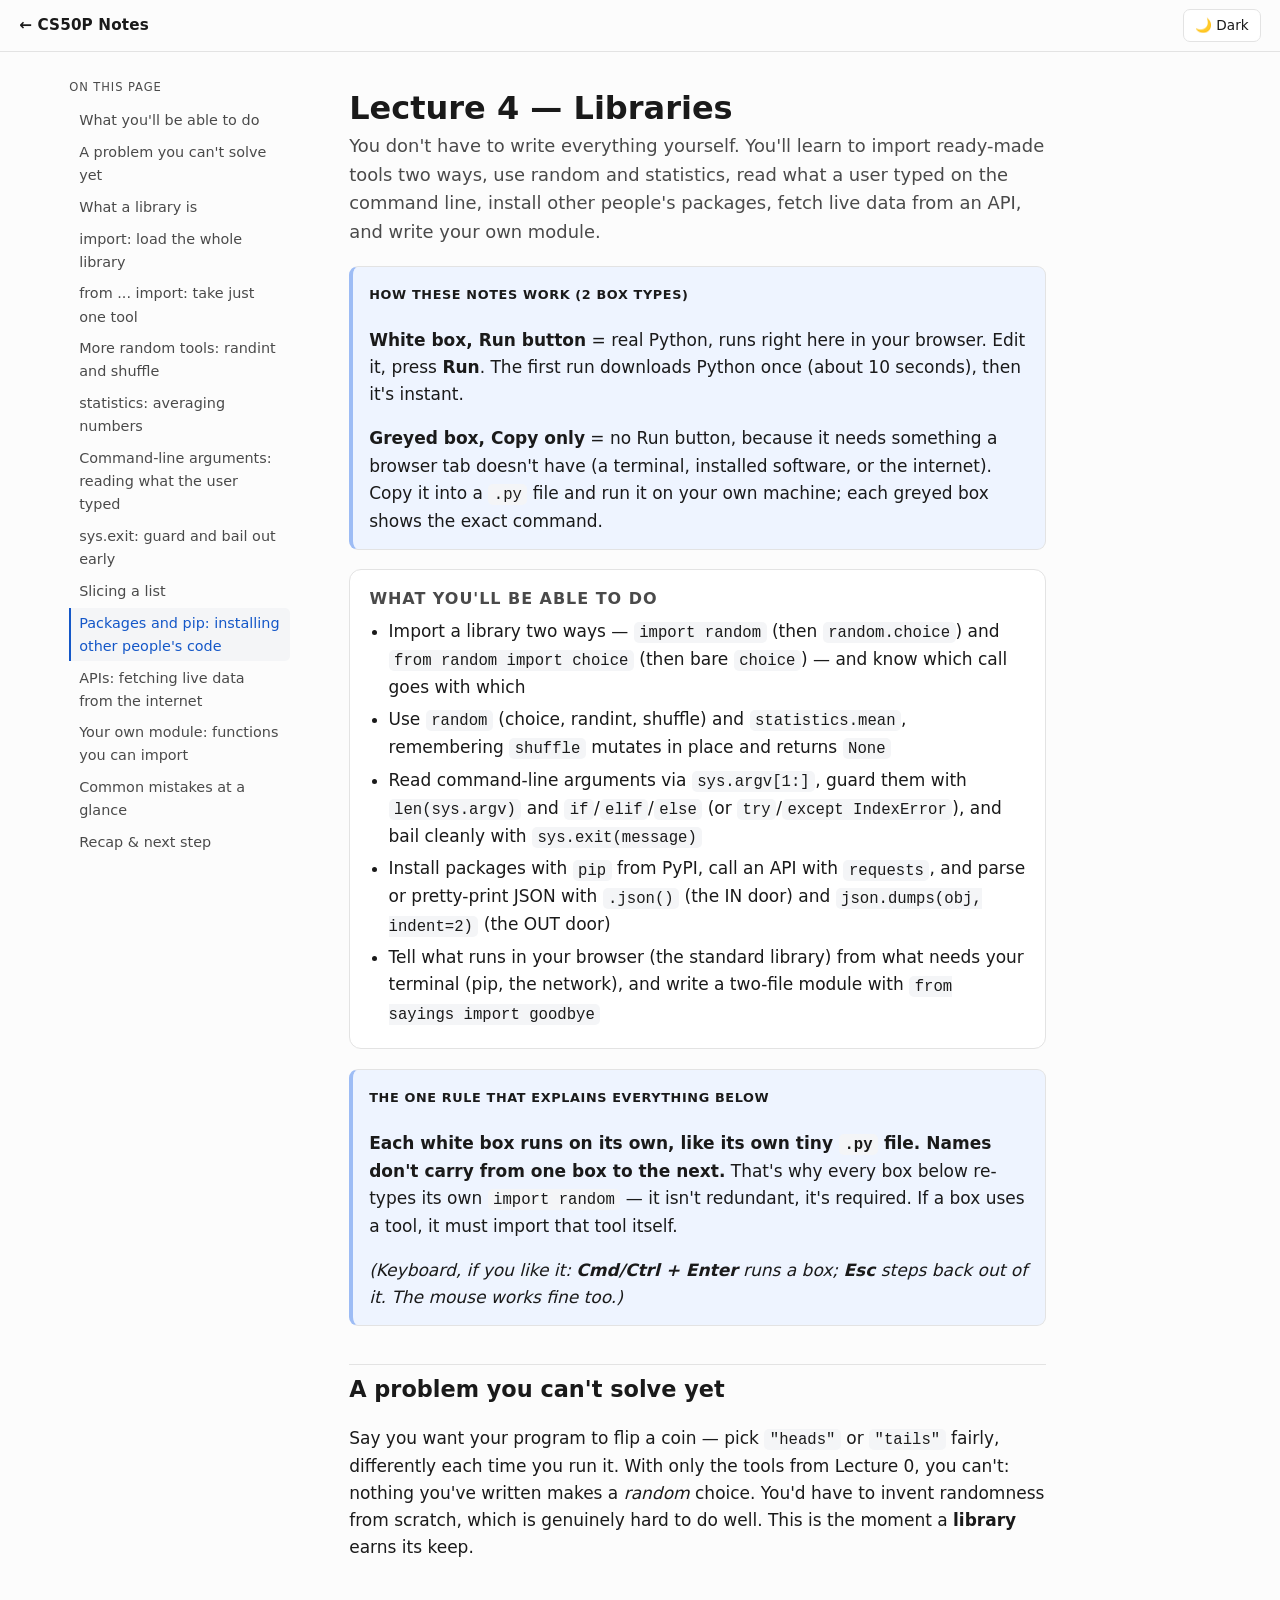
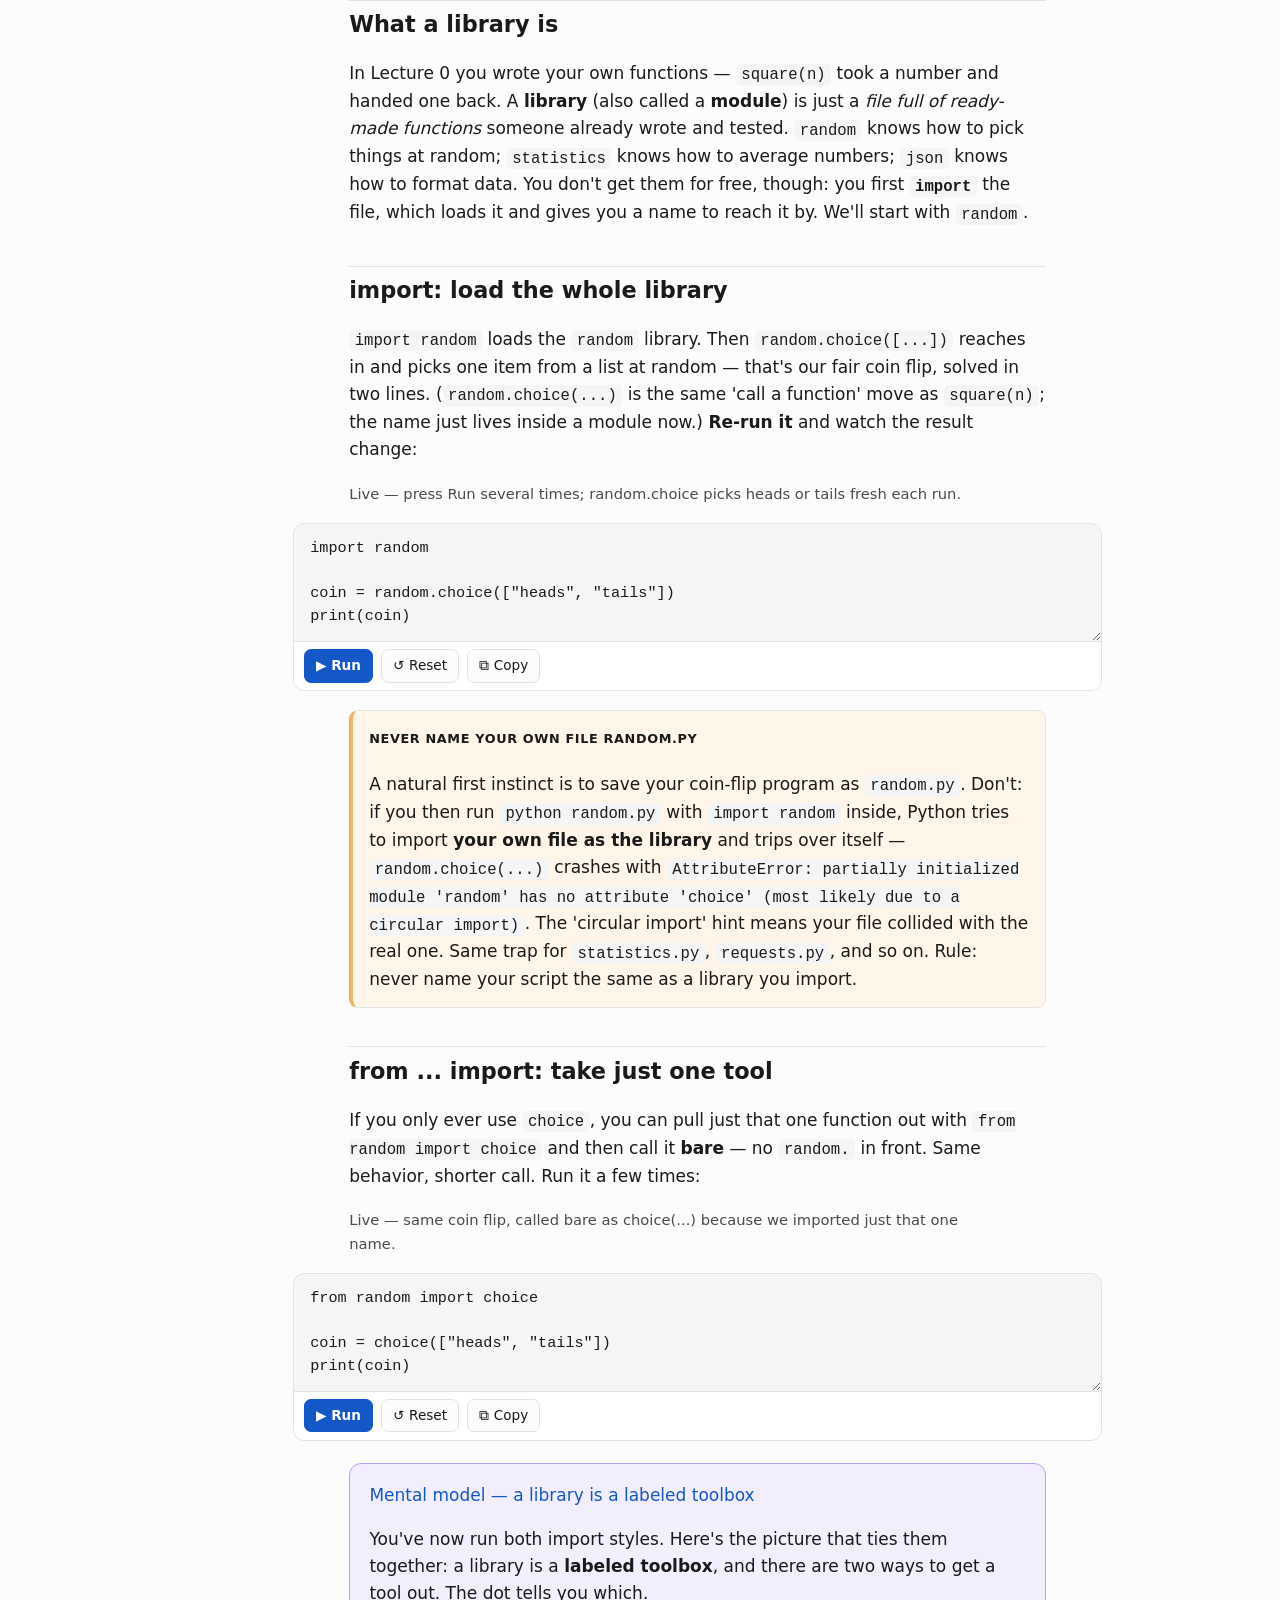
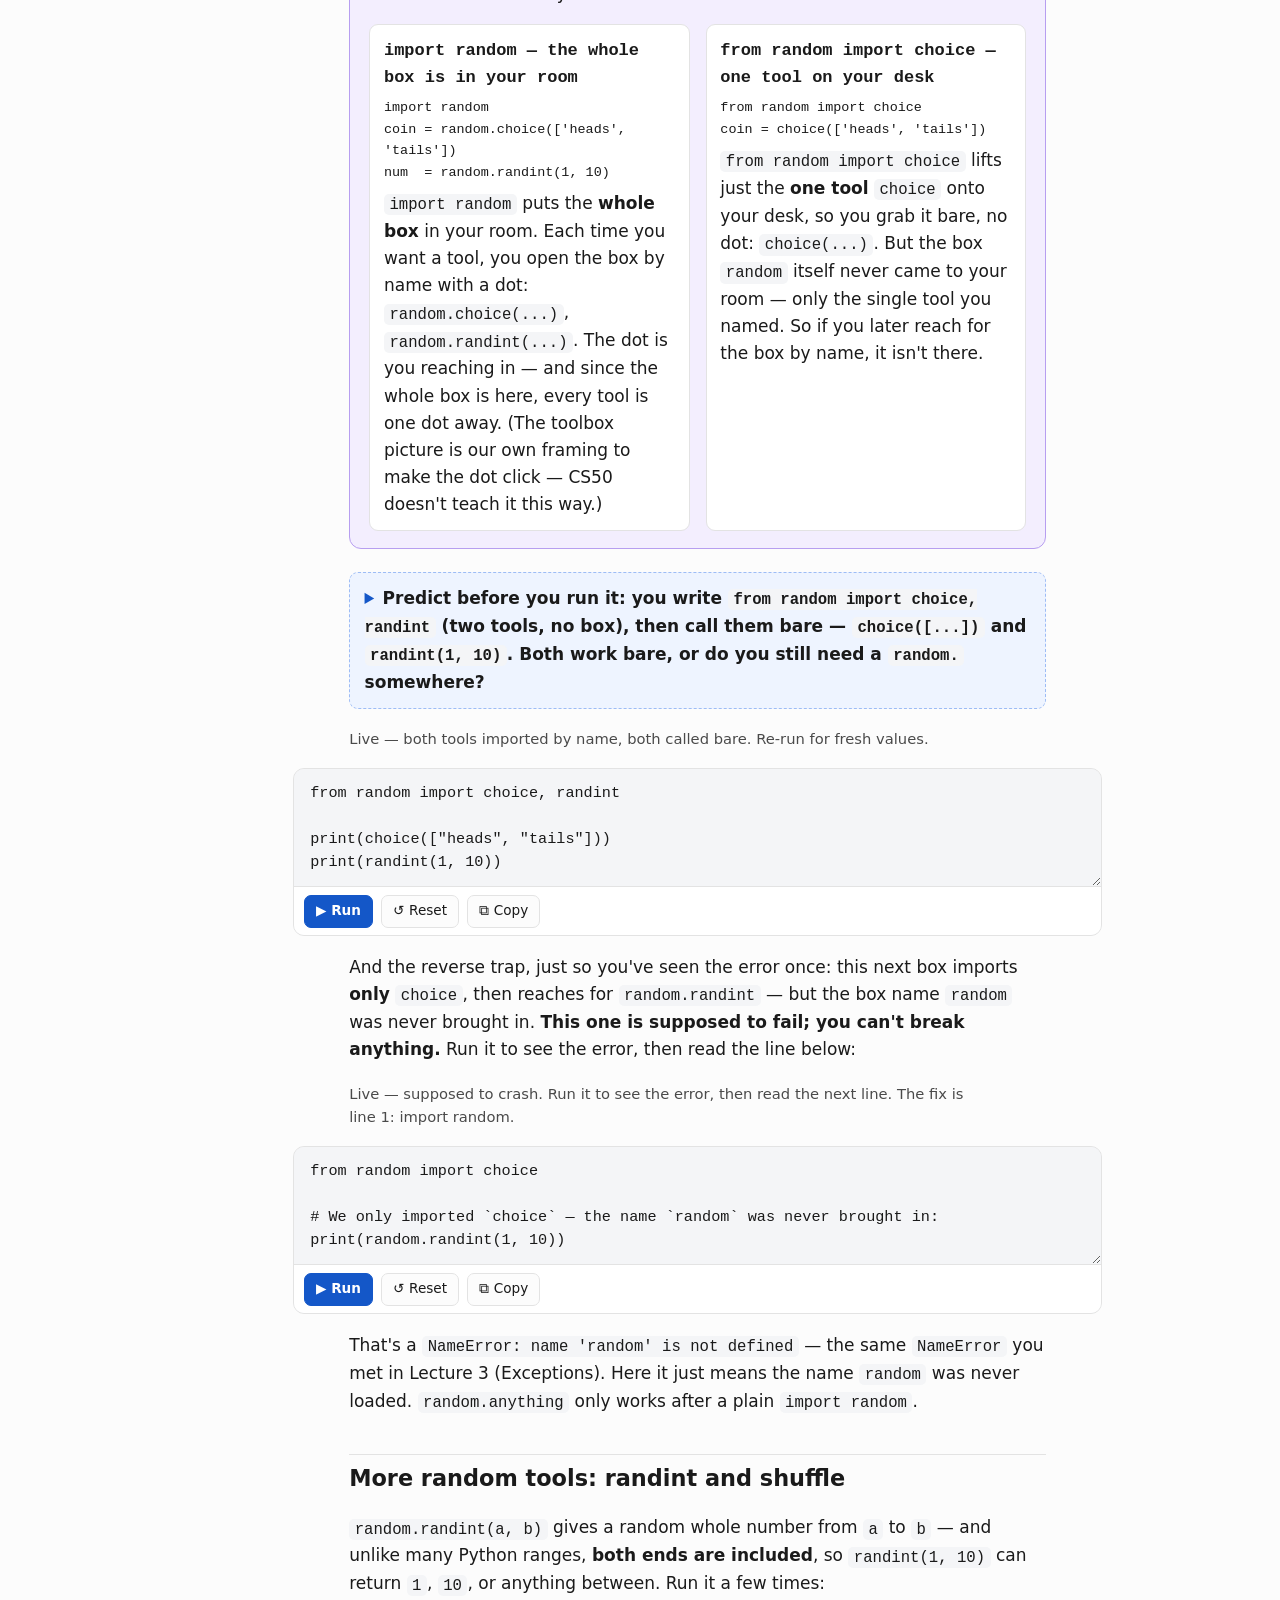
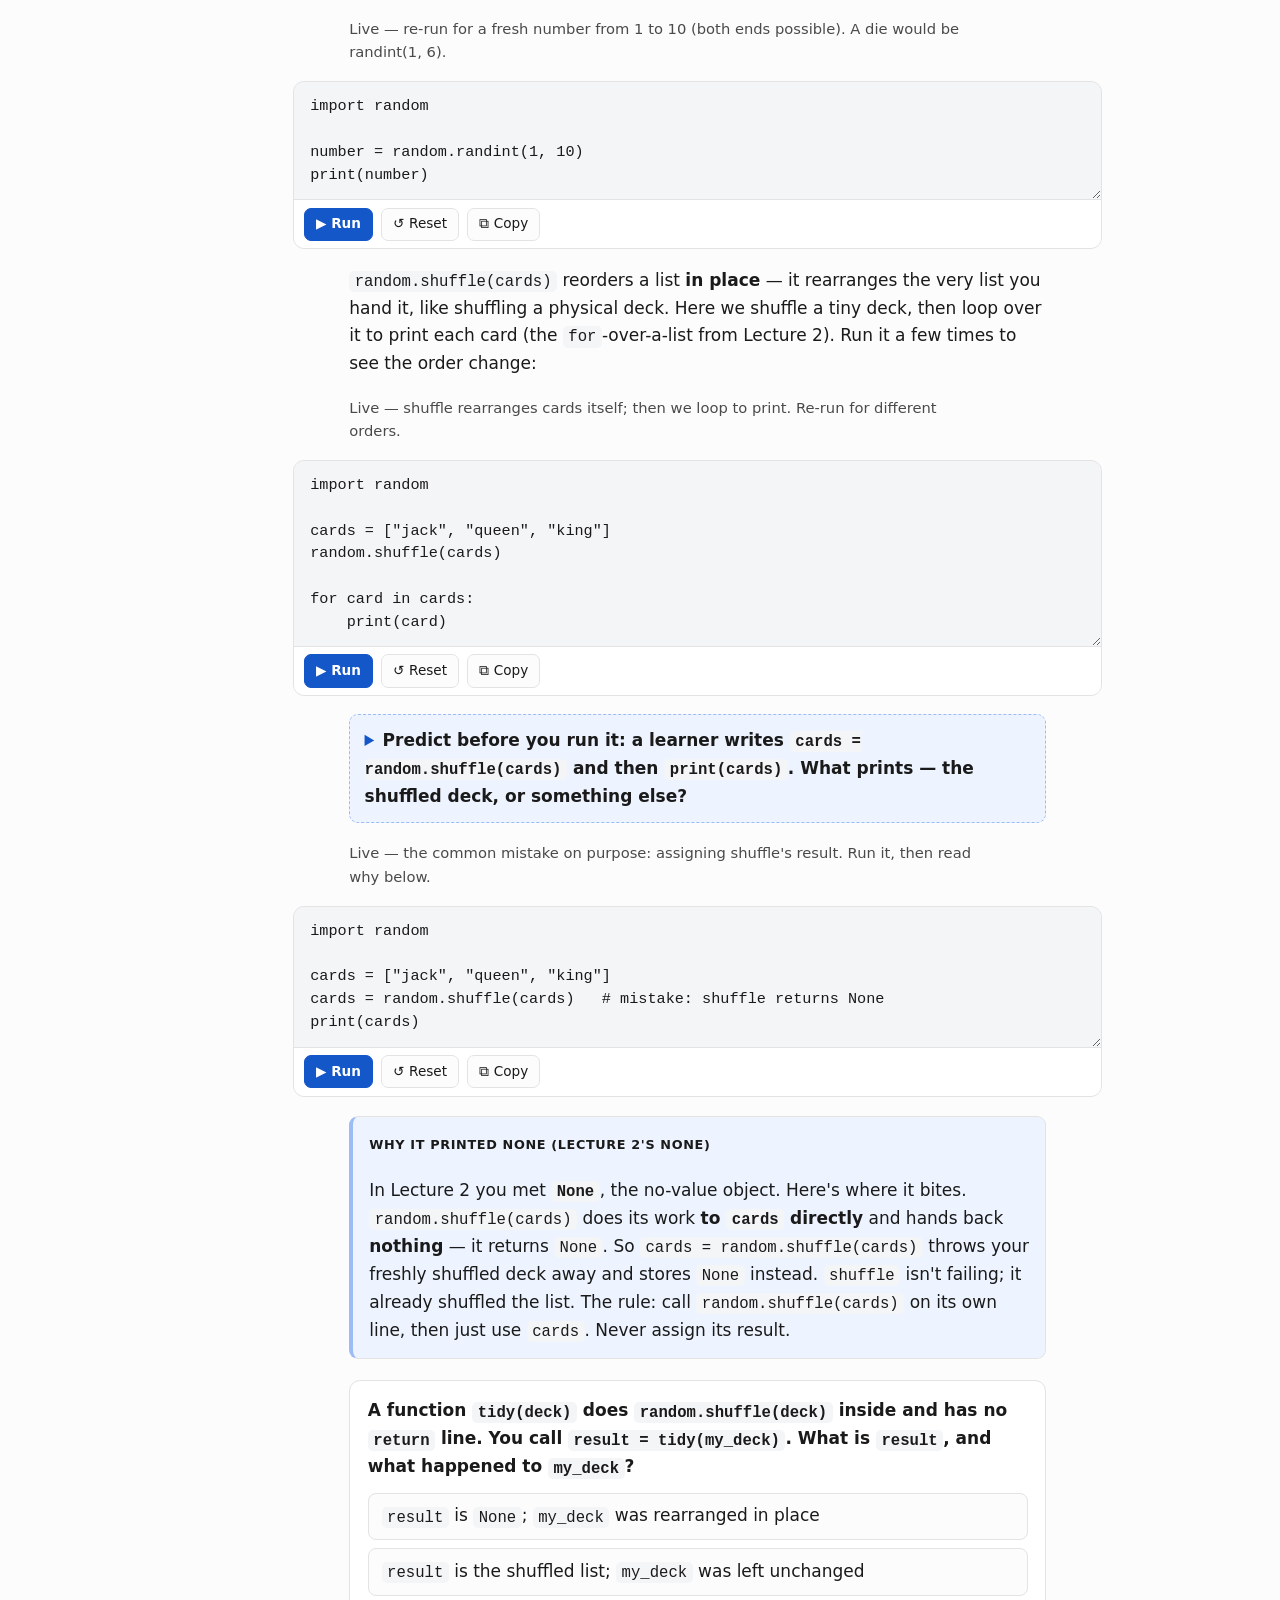
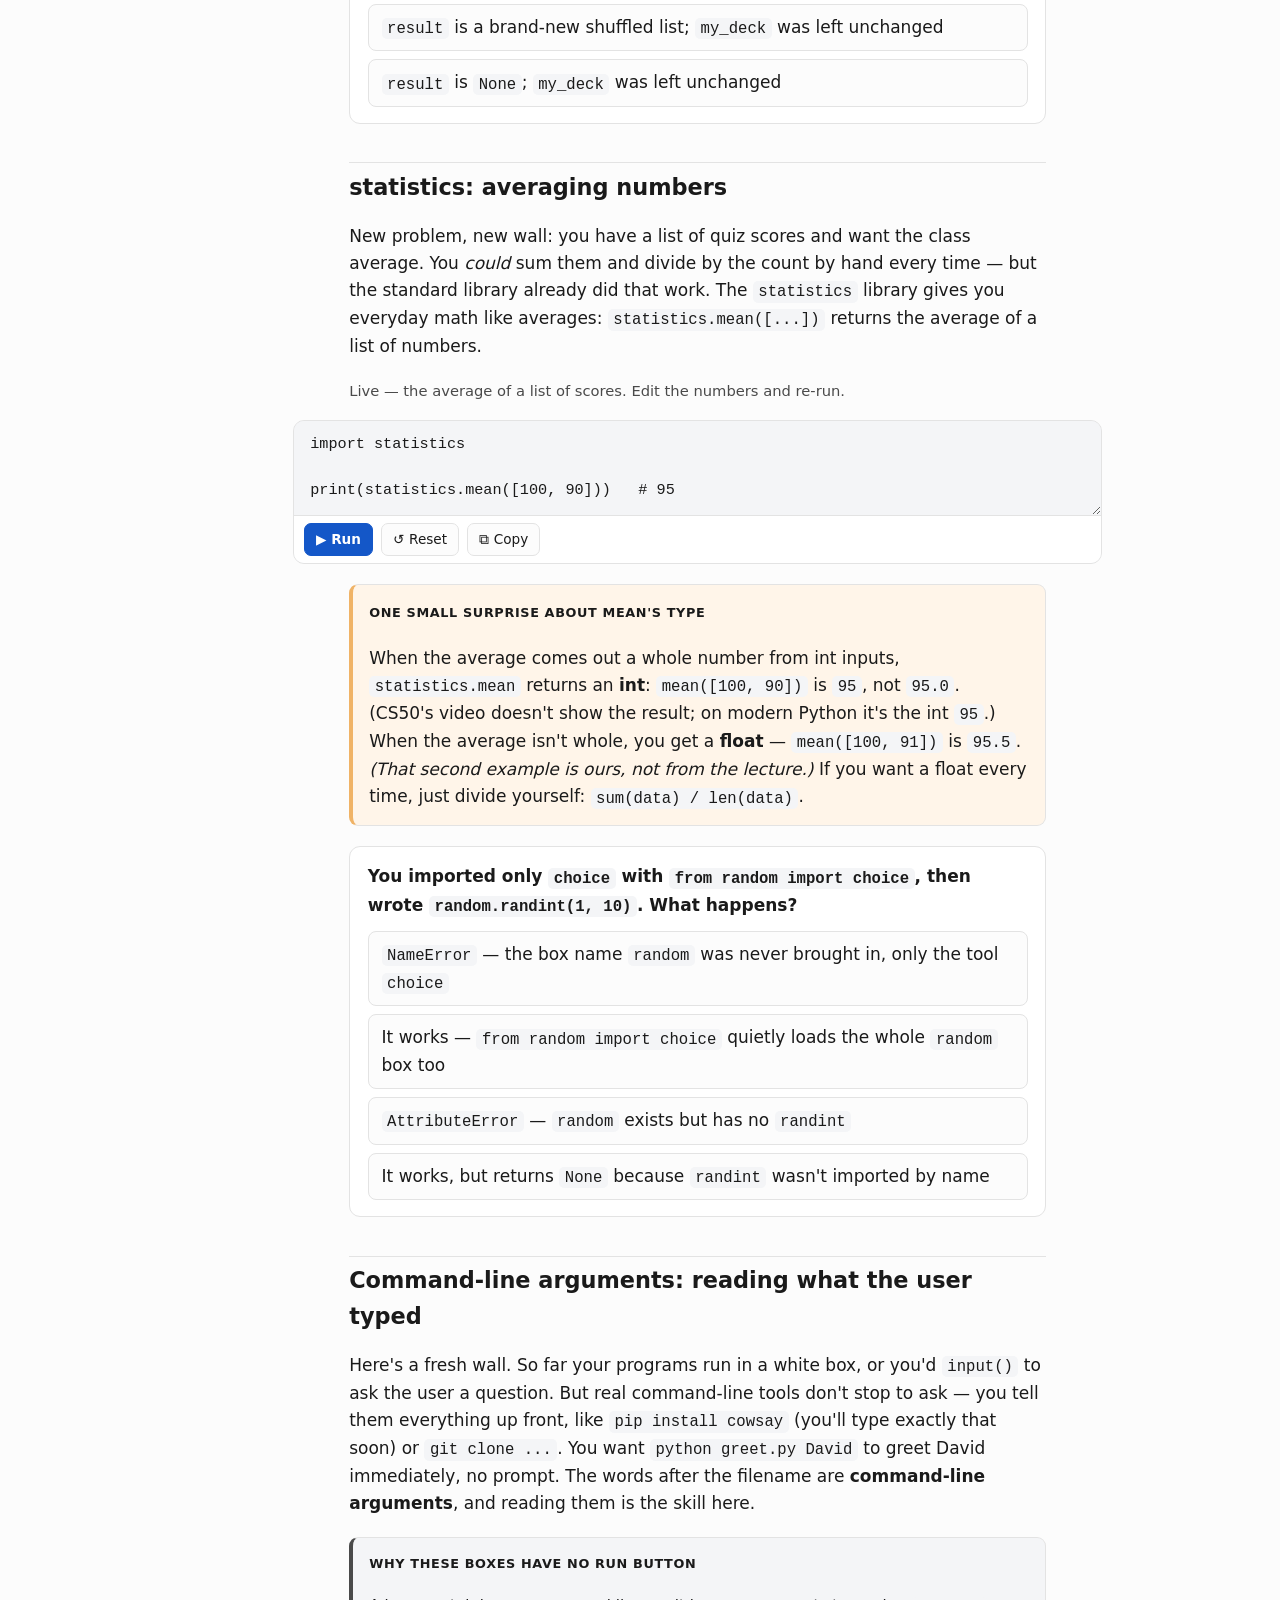
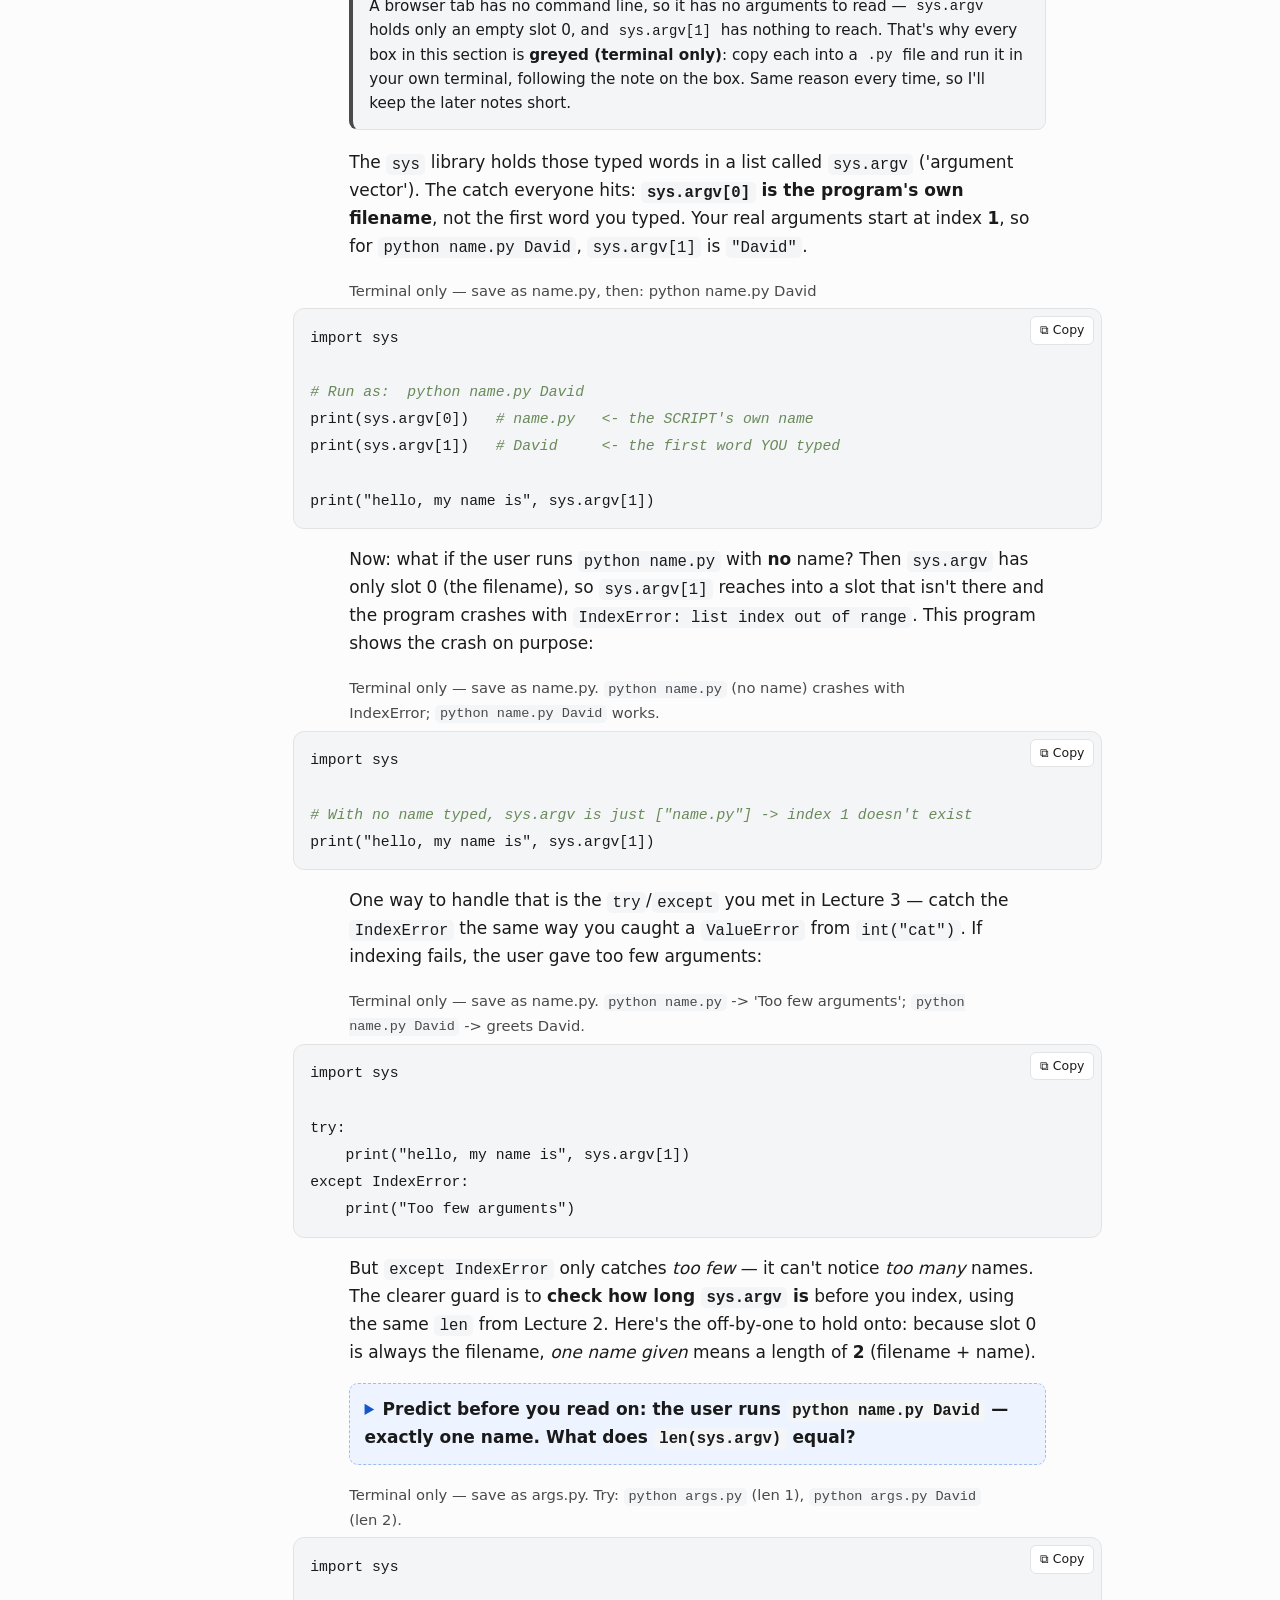
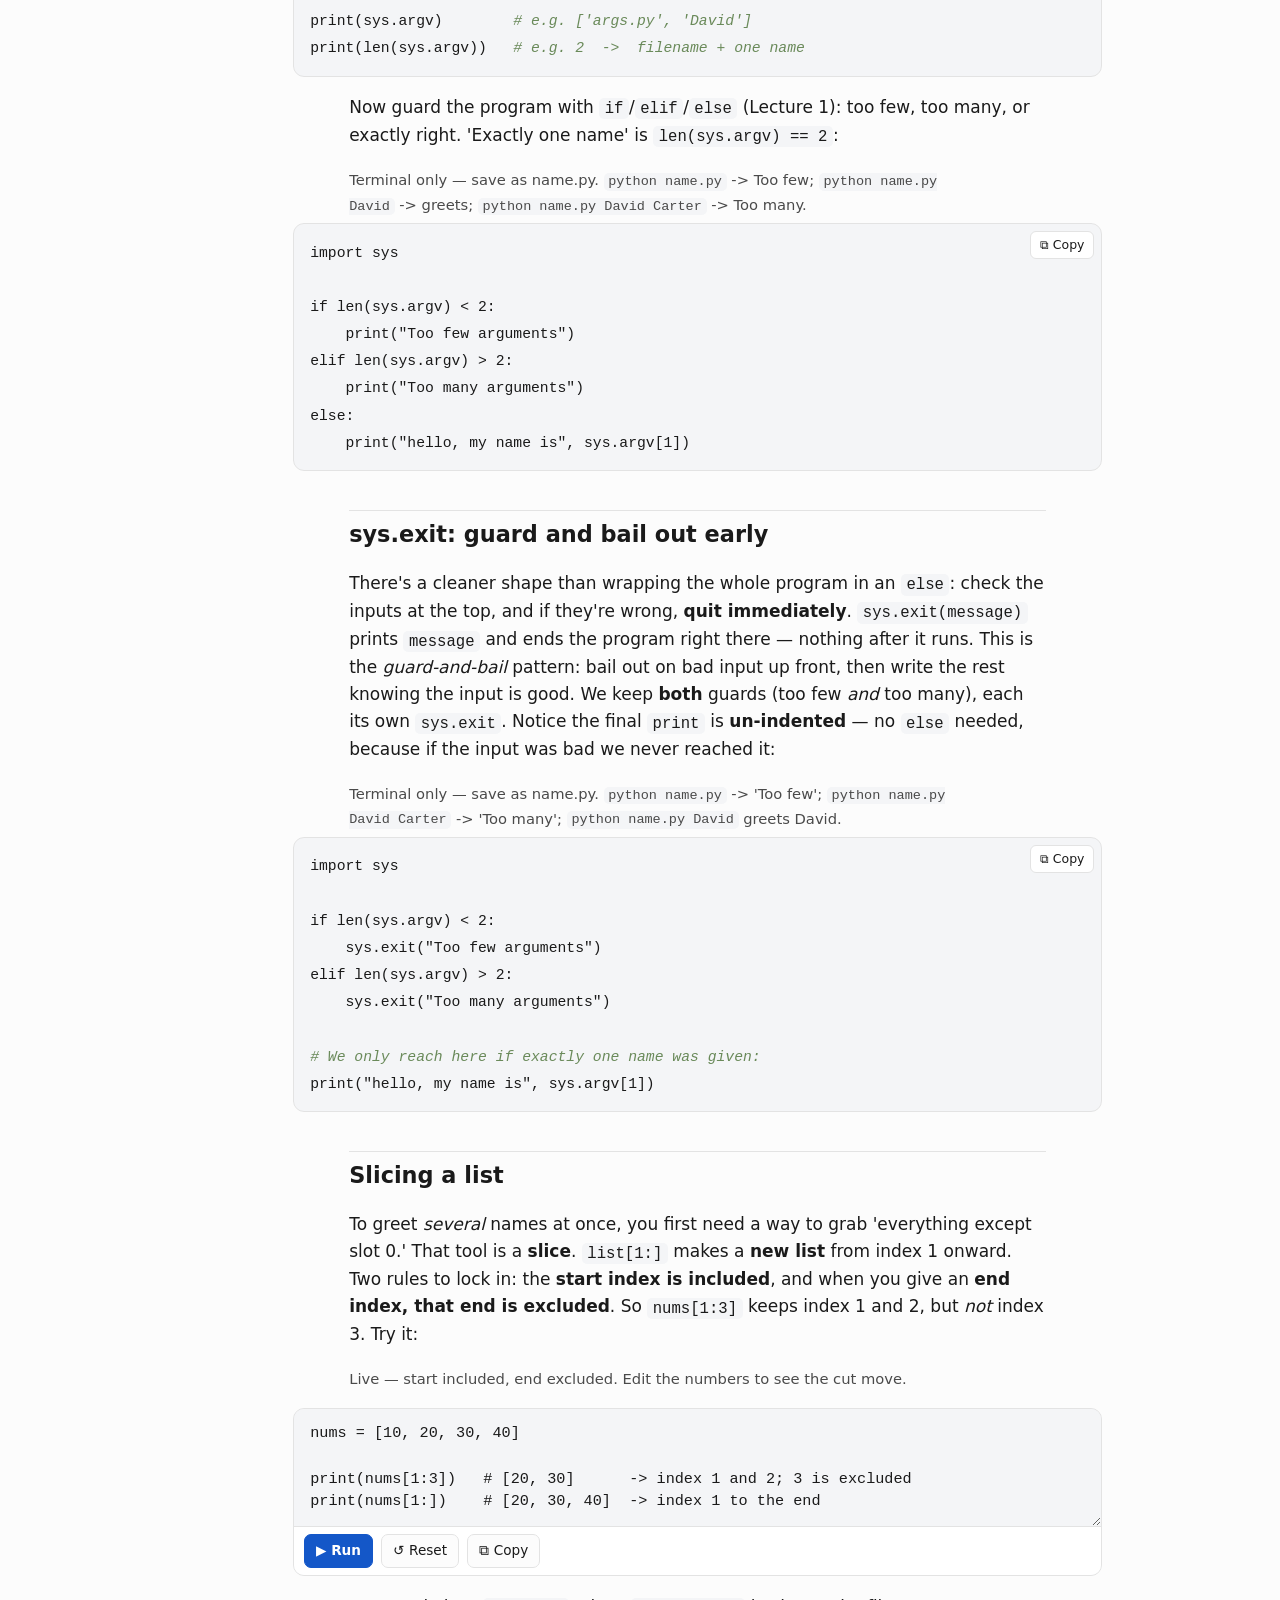
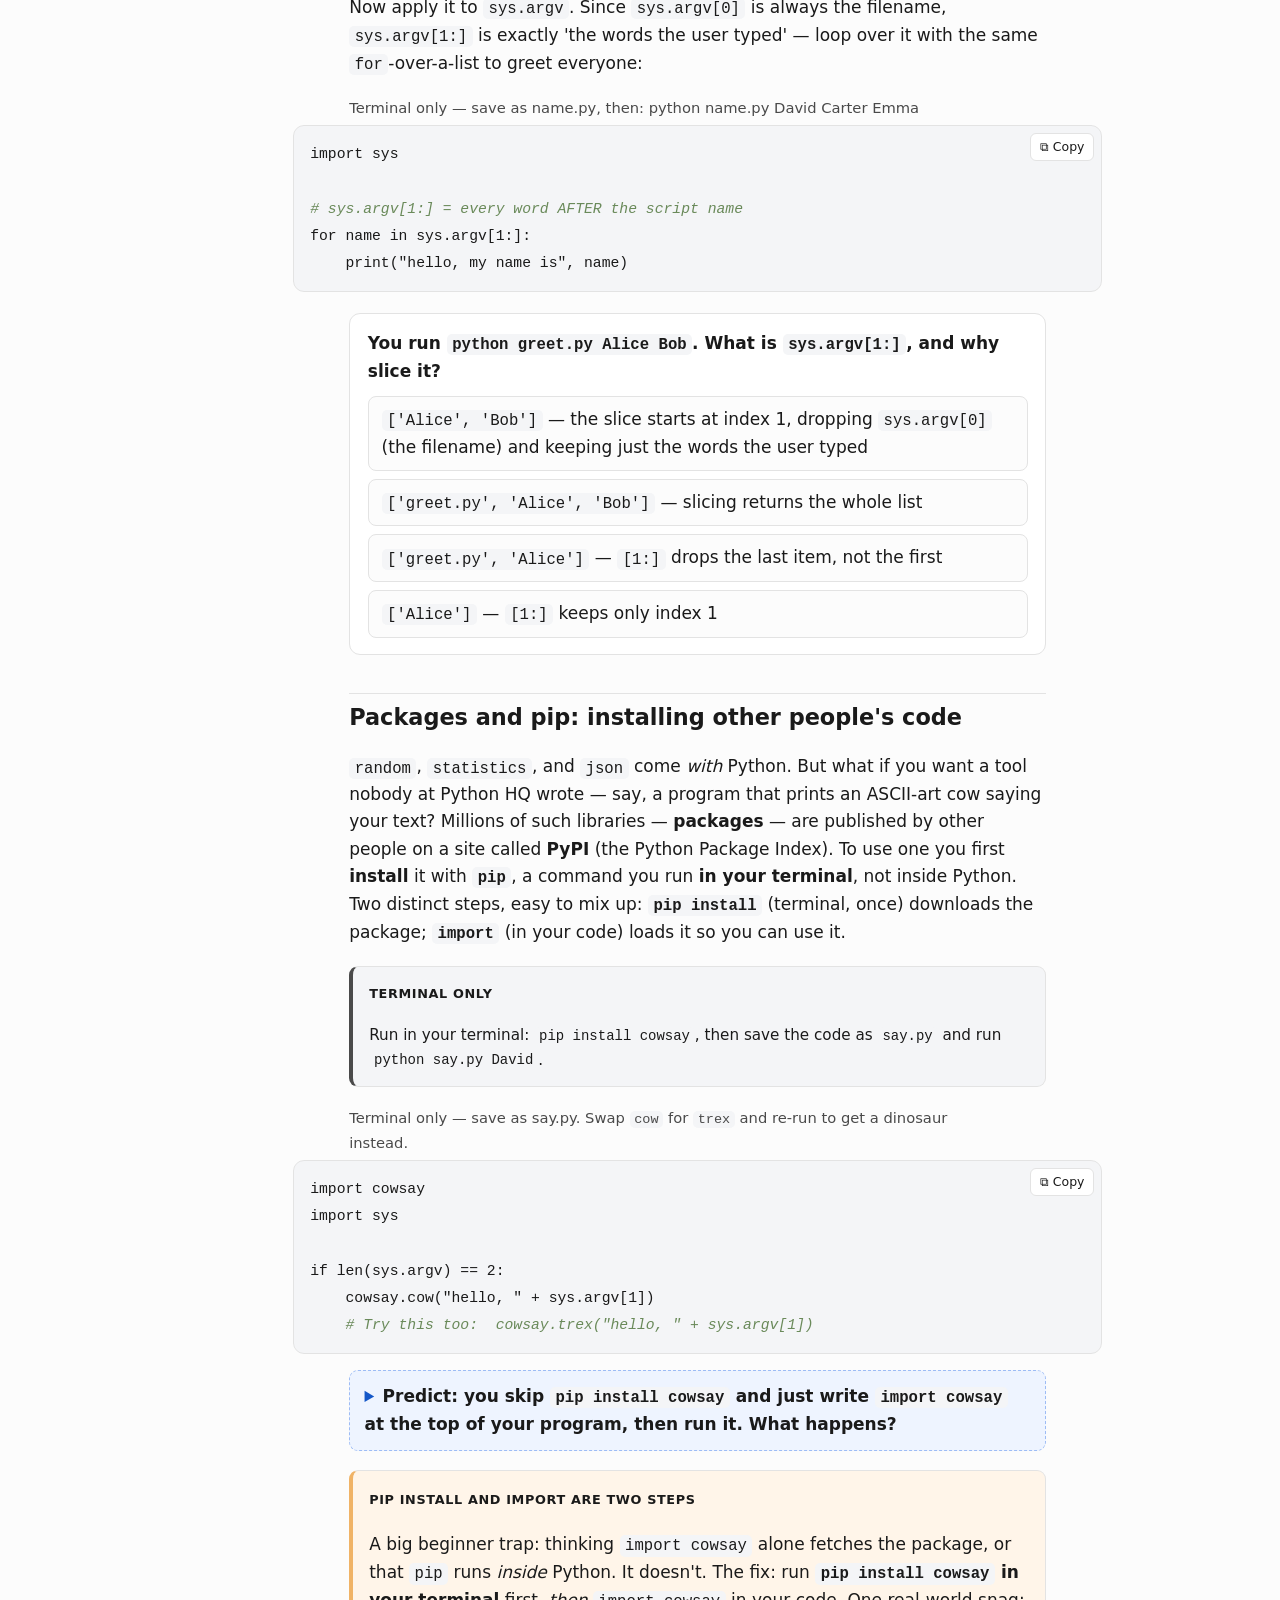
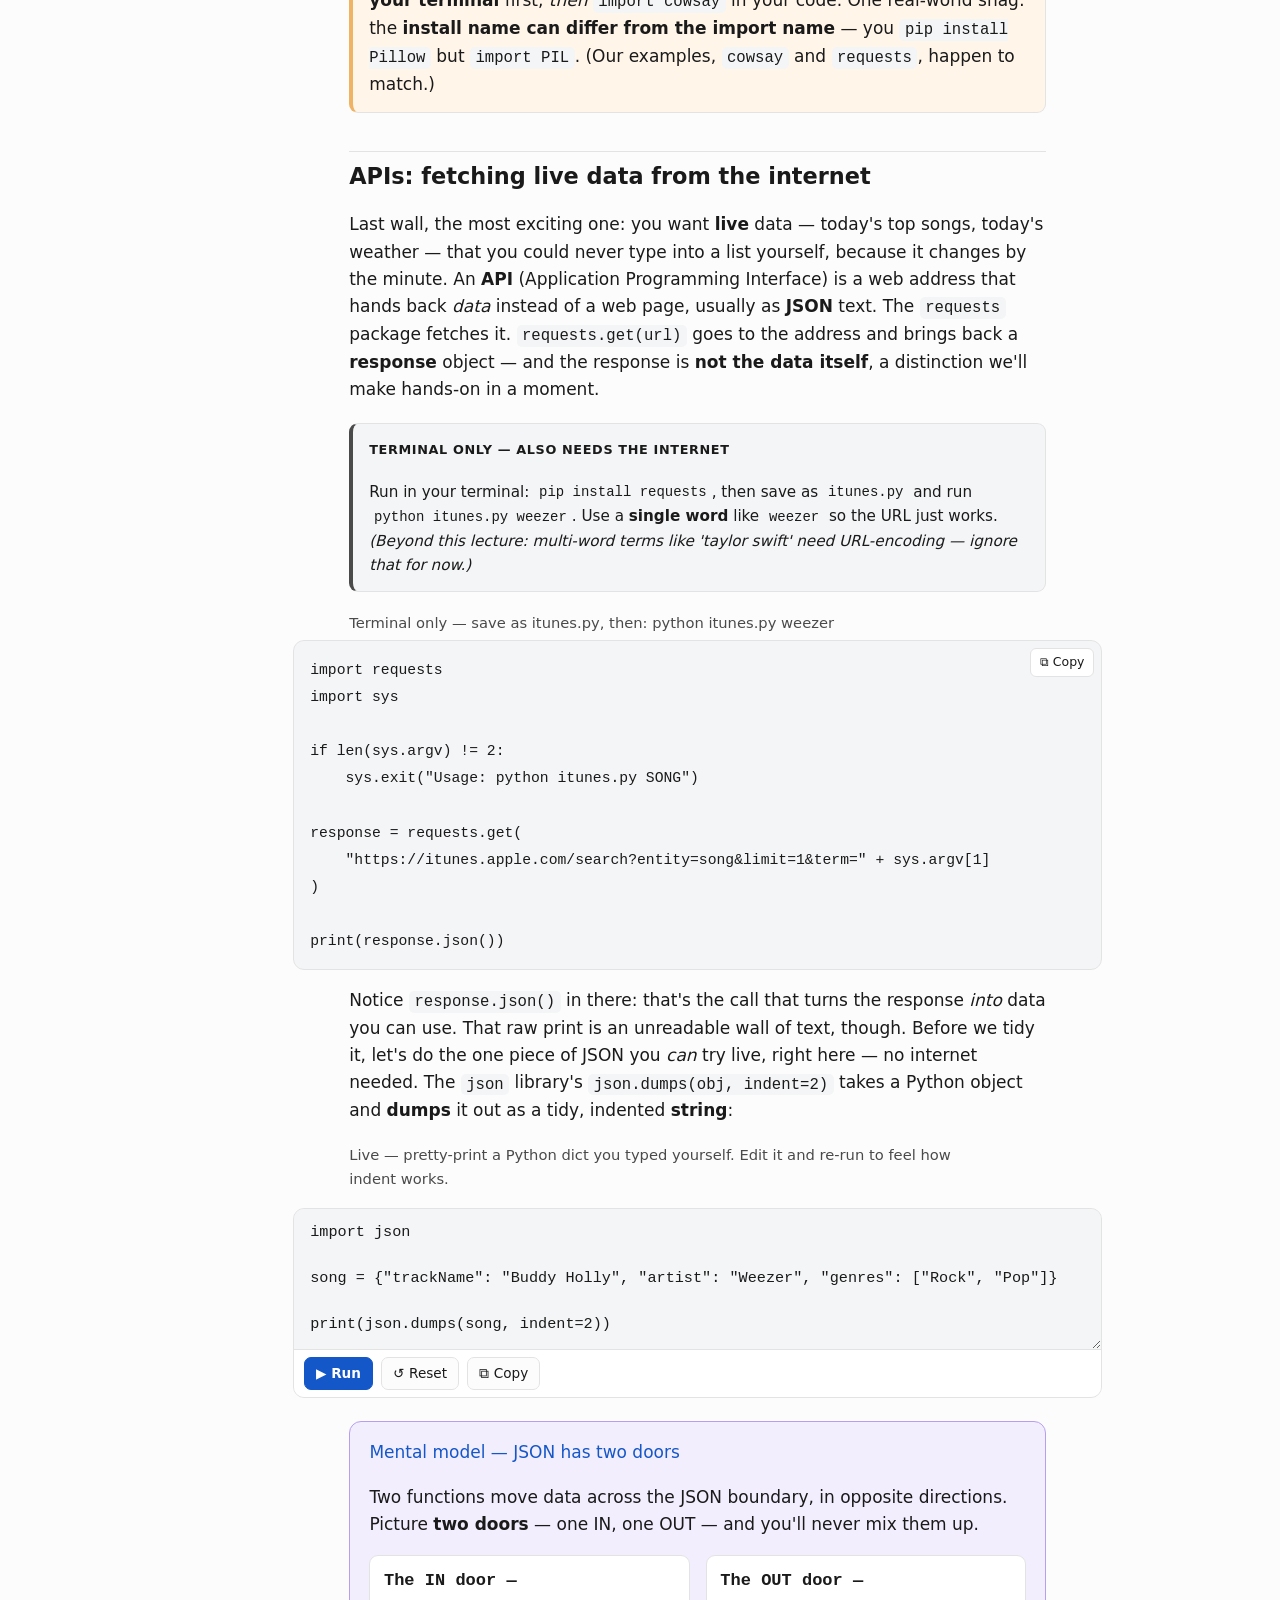
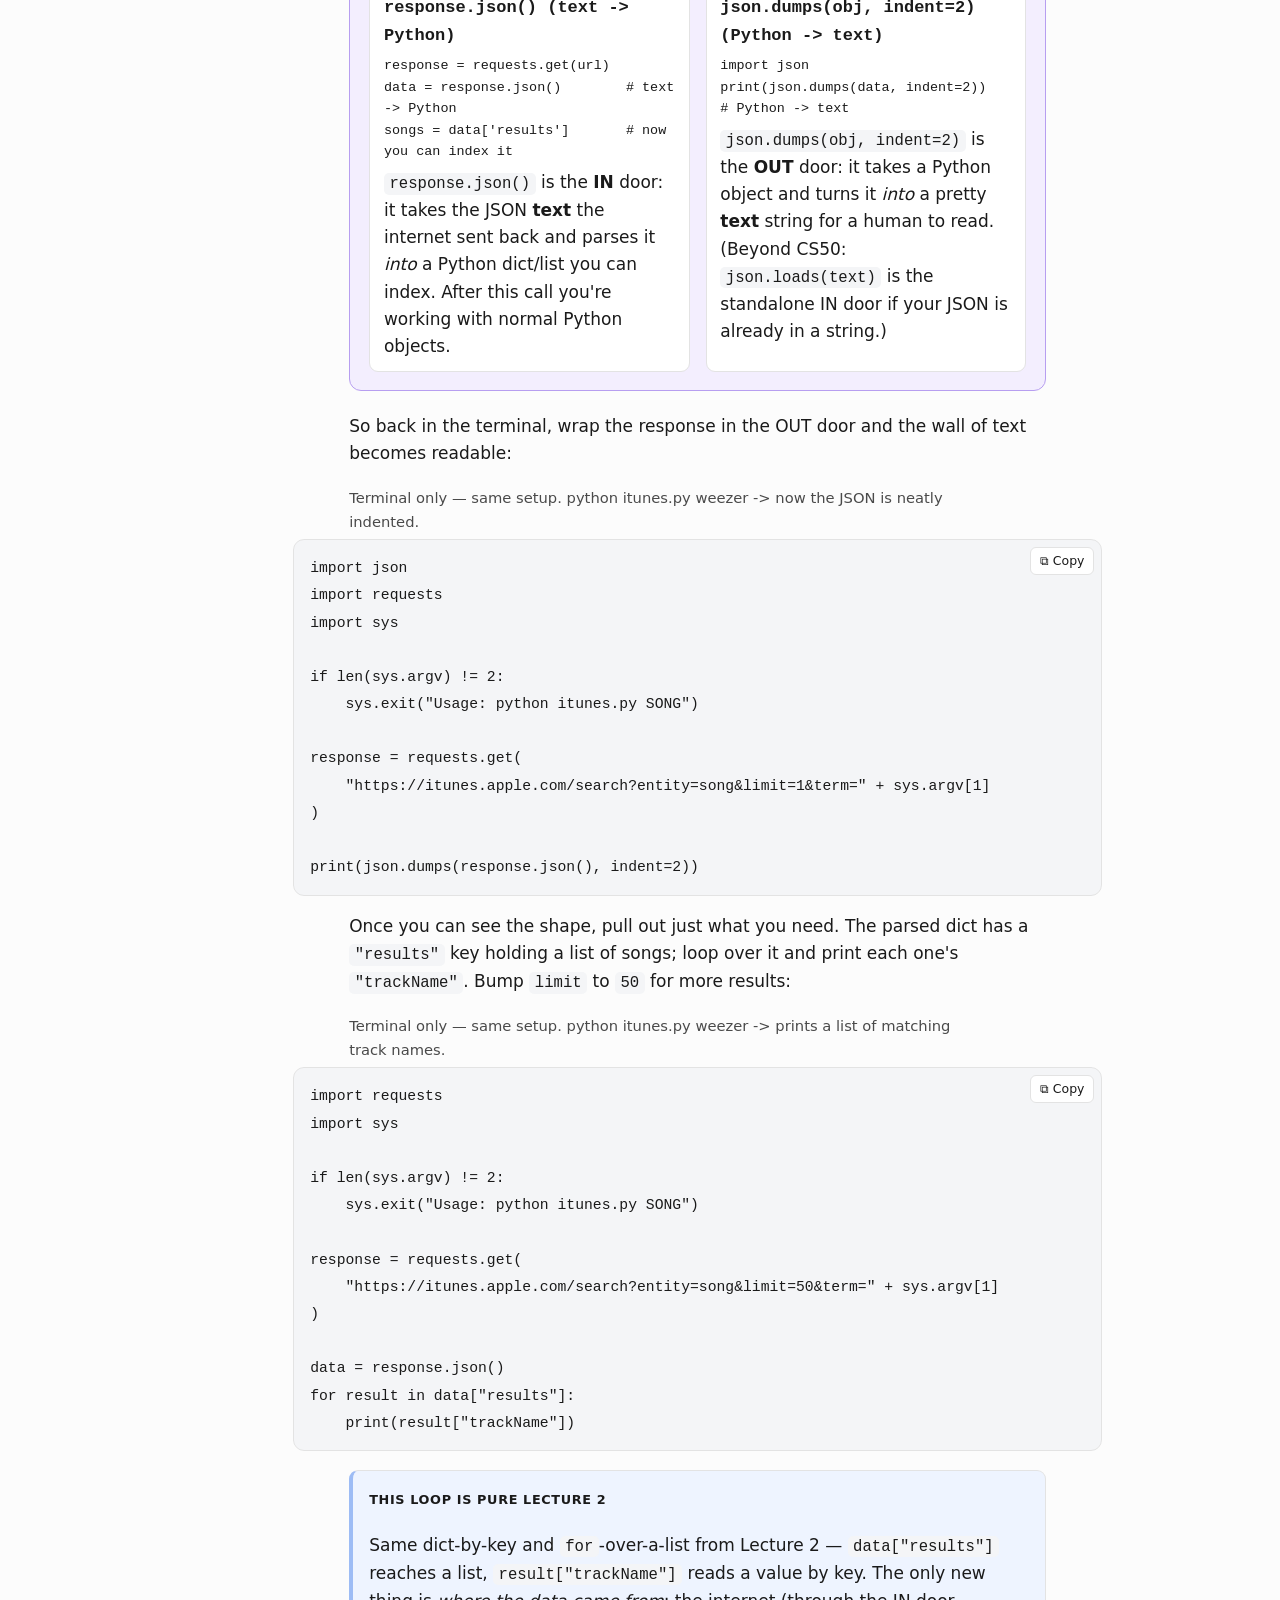
<file: lecture4.html>
<!DOCTYPE html>
<html lang="en">
<head>
<meta charset="utf-8">
<meta name="viewport" content="width=device-width, initial-scale=1">
<title>Lecture 4 — Libraries · CS50P Notes</title>
<link rel="icon" href="data:,">
<link rel="stylesheet" href="assets/notes.css">
<script>try{var t=localStorage.getItem('cs50p-theme');if(t)document.documentElement.setAttribute('data-theme',t);}catch(e){}</script>
</head>
<body>
<div id="progress"></div>

<header class="site">
  <a class="brand" href="index.html">← CS50P Notes</a>
  <span class="spacer"></span>
  <button class="theme-toggle" type="button" aria-pressed="false">🌙 Dark</button>
</header>

<div class="wrap">
<nav class="toc" aria-label="On this page">
  <details open><summary>Contents</summary><p class="toc-title">On this page</p><ol></ol></details>
</nav>

<main>
<h1>Lecture 4 — Libraries</h1>
  <p class="subtitle lead">You don't have to write everything yourself. You'll learn to import ready-made tools two ways, use random and statistics, read what a user typed on the command line, install other people's packages, fetch live data from an API, and write your own module.</p>
  <div class="callout note"><span class="tag">How these notes work (2 box types)</span><p><strong>White box, Run button</strong> = real Python, runs right here in your browser. Edit it, press <strong>Run</strong>. The first run downloads Python once (about 10 seconds), then it's instant.</p><p><strong>Greyed box, Copy only</strong> = no Run button, because it needs something a browser tab doesn't have (a terminal, installed software, or the internet). Copy it into a <code>.py</code> file and run it on your own machine; each greyed box shows the exact command.</p></div>
  <div class="objectives"><h2>What you'll be able to do</h2><ul><li>Import a library two ways — <code>import random</code> (then <code>random.choice</code>) and <code>from random import choice</code> (then bare <code>choice</code>) — and know which call goes with which</li><li>Use <code>random</code> (choice, randint, shuffle) and <code>statistics.mean</code>, remembering <code>shuffle</code> mutates in place and returns <code>None</code></li><li>Read command-line arguments via <code>sys.argv[1:]</code>, guard them with <code>len(sys.argv)</code> and <code>if</code>/<code>elif</code>/<code>else</code> (or <code>try</code>/<code>except IndexError</code>), and bail cleanly with <code>sys.exit(message)</code></li><li>Install packages with <code>pip</code> from PyPI, call an API with <code>requests</code>, and parse or pretty-print JSON with <code>.json()</code> (the IN door) and <code>json.dumps(obj, indent=2)</code> (the OUT door)</li><li>Tell what runs in your browser (the standard library) from what needs your terminal (pip, the network), and write a two-file module with <code>from sayings import goodbye</code></li></ul></div>
  <div class="callout note"><span class="tag">The one rule that explains everything below</span><p><strong>Each white box runs on its own, like its own tiny <code>.py</code> file. Names don't carry from one box to the next.</strong> That's why every box below re-types its own <code>import random</code> — it isn't redundant, it's required. If a box uses a tool, it must import that tool itself.</p><p><em>(Keyboard, if you like it: <strong>Cmd/Ctrl + Enter</strong> runs a box; <strong>Esc</strong> steps back out of it. The mouse works fine too.)</em></p></div>
  <h2>A problem you can't solve yet</h2>
  <p>Say you want your program to flip a coin — pick <code>"heads"</code> or <code>"tails"</code> fairly, differently each time you run it. With only the tools from Lecture 0, you can't: nothing you've written makes a <em>random</em> choice. You'd have to invent randomness from scratch, which is genuinely hard to do well. This is the moment a <strong>library</strong> earns its keep.</p>
  <h2>What a library is</h2>
  <p>In Lecture 0 you wrote your own functions — <code>square(n)</code> took a number and handed one back. A <strong>library</strong> (also called a <strong>module</strong>) is just a <em>file full of ready-made functions</em> someone already wrote and tested. <code>random</code> knows how to pick things at random; <code>statistics</code> knows how to average numbers; <code>json</code> knows how to format data. You don't get them for free, though: you first <strong><code>import</code></strong> the file, which loads it and gives you a name to reach it by. We'll start with <code>random</code>.</p>
  <h2>import: load the whole library</h2>
  <p><code>import random</code> loads the <code>random</code> library. Then <code>random.choice([...])</code> reaches in and picks one item from a list at random — that's our fair coin flip, solved in two lines. (<code>random.choice(...)</code> is the same 'call a function' move as <code>square(n)</code>; the name just lives inside a module now.) <strong>Re-run it</strong> and watch the result change:</p>
  <p class="cell-note">Live — press Run several times; random.choice picks heads or tails fresh each run.</p><textarea class="py">import random

coin = random.choice(["heads", "tails"])
print(coin)</textarea>
  <div class="callout gotcha"><span class="tag">Never name your own file random.py</span><p>A natural first instinct is to save your coin-flip program as <code>random.py</code>. Don't: if you then run <code>python random.py</code> with <code>import random</code> inside, Python tries to import <strong>your own file as the library</strong> and trips over itself — <code>random.choice(...)</code> crashes with <code>AttributeError: partially initialized module 'random' has no attribute 'choice' (most likely due to a circular import)</code>. The 'circular import' hint means your file collided with the real one. Same trap for <code>statistics.py</code>, <code>requests.py</code>, and so on. Rule: never name your script the same as a library you import.</p></div>
  <h2>from ... import: take just one tool</h2>
  <p>If you only ever use <code>choice</code>, you can pull just that one function out with <code>from random import choice</code> and then call it <strong>bare</strong> — no <code>random.</code> in front. Same behavior, shorter call. Run it a few times:</p>
  <p class="cell-note">Live — same coin flip, called bare as choice(...) because we imported just that one name.</p><textarea class="py">from random import choice

coin = choice(["heads", "tails"])
print(coin)</textarea>
  <div class="mental-model"><span class="tag">Mental model — a library is a labeled toolbox</span><p>You've now run both import styles. Here's the picture that ties them together: a library is a <strong>labeled toolbox</strong>, and there are two ways to get a tool out. The dot tells you which.</p><div class="mm-diagram"><div class="mm-card"><b>import random — the whole box is in your room</b><pre style="margin:.4rem 0;font-family:var(--mono);font-size:.84rem;white-space:pre-wrap;overflow-x:auto">import random
coin = random.choice(['heads', 'tails'])
num  = random.randint(1, 10)</pre><span><code>import random</code> puts the <strong>whole box</strong> in your room. Each time you want a tool, you open the box by name with a dot: <code>random.choice(...)</code>, <code>random.randint(...)</code>. The dot is you reaching in — and since the whole box is here, every tool is one dot away.

(The toolbox picture is our own framing to make the dot click — CS50 doesn't teach it this way.)</span></div><div class="mm-card"><b>from random import choice — one tool on your desk</b><pre style="margin:.4rem 0;font-family:var(--mono);font-size:.84rem;white-space:pre-wrap;overflow-x:auto">from random import choice
coin = choice(['heads', 'tails'])</pre><span><code>from random import choice</code> lifts just the <strong>one tool</strong> <code>choice</code> onto your desk, so you grab it bare, no dot: <code>choice(...)</code>. But the box <code>random</code> itself never came to your room — only the single tool you named. So if you later reach for the box by name, it isn't there.</span></div></div></div>
  <details class="predict"><summary>Predict before you run it: you write <code>from random import choice, randint</code> (two tools, no box), then call them <strong>bare</strong> — <code>choice([...])</code> and <code>randint(1, 10)</code>. Both work bare, or do you still need a <code>random.</code> somewhere?</summary><div style="margin:.2rem 0 .6rem"><p>Both work bare: <code>from random import choice, randint</code> puts <em>both</em> tools on your desk, so <code>choice([...])</code> and <code>randint(1, 10)</code> each run with no dot. The dot is only for the box (<code>import random</code>). The trap is the reverse — if you imported only <code>choice</code> and then wrote <code>random.randint(...)</code>, the box name <code>random</code> was never brought in, so it fails. Run the cell to confirm both bare calls work.</p></div></details>
  <p class="cell-note">Live — both tools imported by name, both called bare. Re-run for fresh values.</p><textarea class="py">from random import choice, randint

print(choice(["heads", "tails"]))
print(randint(1, 10))</textarea>
  <p>And the reverse trap, just so you've seen the error once: this next box imports <strong>only</strong> <code>choice</code>, then reaches for <code>random.randint</code> — but the box name <code>random</code> was never brought in. <strong>This one is supposed to fail; you can't break anything.</strong> Run it to see the error, then read the line below:</p>
  <p class="cell-note">Live — supposed to crash. Run it to see the error, then read the next line. The fix is line 1: import random.</p><textarea class="py">from random import choice

# We only imported `choice` — the name `random` was never brought in:
print(random.randint(1, 10))</textarea>
  <p>That's a <code>NameError: name 'random' is not defined</code> — the same <code>NameError</code> you met in Lecture 3 (Exceptions). Here it just means the name <code>random</code> was never loaded. <code>random.anything</code> only works after a plain <code>import random</code>.</p>
  <h2>More random tools: randint and shuffle</h2>
  <p><code>random.randint(a, b)</code> gives a random whole number from <code>a</code> to <code>b</code> — and unlike many Python ranges, <strong>both ends are included</strong>, so <code>randint(1, 10)</code> can return <code>1</code>, <code>10</code>, or anything between. Run it a few times:</p>
  <p class="cell-note">Live — re-run for a fresh number from 1 to 10 (both ends possible). A die would be randint(1, 6).</p><textarea class="py">import random

number = random.randint(1, 10)
print(number)</textarea>
  <p><code>random.shuffle(cards)</code> reorders a list <strong>in place</strong> — it rearranges the very list you hand it, like shuffling a physical deck. Here we shuffle a tiny deck, then loop over it to print each card (the <code>for</code>-over-a-list from Lecture 2). Run it a few times to see the order change:</p>
  <p class="cell-note">Live — shuffle rearranges cards itself; then we loop to print. Re-run for different orders.</p><textarea class="py">import random

cards = ["jack", "queen", "king"]
random.shuffle(cards)

for card in cards:
    print(card)</textarea>
  <details class="predict"><summary>Predict before you run it: a learner writes <code>cards = random.shuffle(cards)</code> and then <code>print(cards)</code>. What prints — the shuffled deck, or something else?</summary><div style="margin:.2rem 0 .6rem"><p>Something else: it prints <code>None</code>. Surprised? Run the cell below to see it, then read the callout for <em>why</em> — it's a trap almost everyone hits once. (And don't worry: this crash-free cell can't break anything; it's just a surprising result, not an error.)</p></div></details>
  <p class="cell-note">Live — the common mistake on purpose: assigning shuffle's result. Run it, then read why below.</p><textarea class="py">import random

cards = ["jack", "queen", "king"]
cards = random.shuffle(cards)   # mistake: shuffle returns None
print(cards)</textarea>
  <div class="callout note"><span class="tag">Why it printed None (Lecture 2's None)</span><p>In Lecture 2 you met <strong><code>None</code></strong>, the no-value object. Here's where it bites. <code>random.shuffle(cards)</code> does its work <strong>to <code>cards</code> directly</strong> and hands back <strong>nothing</strong> — it returns <code>None</code>. So <code>cards = random.shuffle(cards)</code> throws your freshly shuffled deck away and stores <code>None</code> instead. <code>shuffle</code> isn't failing; it already shuffled the list. The rule: call <code>random.shuffle(cards)</code> on its own line, then just use <code>cards</code>. Never assign its result.</p></div>
  <div class="quiz"><p class="quiz-q">A function <code>tidy(deck)</code> does <code>random.shuffle(deck)</code> inside and has no <code>return</code> line. You call <code>result = tidy(my_deck)</code>. What is <code>result</code>, and what happened to <code>my_deck</code>?</p><div class="opts"><button class="opt" type="button" data-correct><code>result</code> is <code>None</code>; <code>my_deck</code> was rearranged in place</button><button class="opt" type="button"><code>result</code> is the shuffled list; <code>my_deck</code> was left unchanged</button><button class="opt" type="button"><code>result</code> is a brand-new shuffled list; <code>my_deck</code> was left unchanged</button><button class="opt" type="button"><code>result</code> is <code>None</code>; <code>my_deck</code> was left unchanged</button></div><div class="why">A function with no <code>return</code> line hands back <code>None</code>, so <code>result</code> is <code>None</code>. But <code>random.shuffle</code> worked <strong>in place</strong> on the list <code>tidy</code> was given, so <code>my_deck</code> itself is now shuffled. That's the whole point of in-place: the change lands on the original; the call returns nothing.</div></div>
  <h2>statistics: averaging numbers</h2>
  <p>New problem, new wall: you have a list of quiz scores and want the class average. You <em>could</em> sum them and divide by the count by hand every time — but the standard library already did that work. The <code>statistics</code> library gives you everyday math like averages: <code>statistics.mean([...])</code> returns the average of a list of numbers.</p>
  <p class="cell-note">Live — the average of a list of scores. Edit the numbers and re-run.</p><textarea class="py">import statistics

print(statistics.mean([100, 90]))   # 95</textarea>
  <div class="callout gotcha"><span class="tag">One small surprise about mean's type</span><p>When the average comes out a whole number from int inputs, <code>statistics.mean</code> returns an <strong>int</strong>: <code>mean([100, 90])</code> is <code>95</code>, not <code>95.0</code>. (CS50's video doesn't show the result; on modern Python it's the int <code>95</code>.) When the average isn't whole, you get a <strong>float</strong> — <code>mean([100, 91])</code> is <code>95.5</code>. <em>(That second example is ours, not from the lecture.)</em> If you want a float every time, just divide yourself: <code>sum(data) / len(data)</code>.</p></div>
  <div class="quiz"><p class="quiz-q">You imported only <code>choice</code> with <code>from random import choice</code>, then wrote <code>random.randint(1, 10)</code>. What happens?</p><div class="opts"><button class="opt" type="button" data-correct><code>NameError</code> — the box name <code>random</code> was never brought in, only the tool <code>choice</code></button><button class="opt" type="button">It works — <code>from random import choice</code> quietly loads the whole <code>random</code> box too</button><button class="opt" type="button"><code>AttributeError</code> — <code>random</code> exists but has no <code>randint</code></button><button class="opt" type="button">It works, but returns <code>None</code> because <code>randint</code> wasn't imported by name</button></div><div class="why"><code>from random import choice</code> brings in <em>only</em> the tool <code>choice</code> — never the box name <code>random</code>. So <code>random.randint</code> has no <code>random</code> to reach into, and Python raises <code>NameError: name 'random' is not defined</code>. To use <code>random.randint</code>, do a plain <code>import random</code>; to call it bare, <code>from random import randint</code>.</div></div>
  <h2>Command-line arguments: reading what the user typed</h2>
  <p>Here's a fresh wall. So far your programs run in a white box, or you'd <code>input()</code> to ask the user a question. But real command-line tools don't stop to ask — you tell them everything up front, like <code>pip install cowsay</code> (you'll type exactly that soon) or <code>git clone ...</code>. You want <code>python greet.py David</code> to greet David immediately, no prompt. The words after the filename are <strong>command-line arguments</strong>, and reading them is the skill here.</p>
  <div class="callout later"><span class="tag">Why these boxes have no Run button</span><p>A browser tab has no command line, so it has no arguments to read — <code>sys.argv</code> holds only an empty slot 0, and <code>sys.argv[1]</code> has nothing to reach. That's why every box in this section is <strong>greyed (terminal only)</strong>: copy each into a <code>.py</code> file and run it in your own terminal, following the note on the box. Same reason every time, so I'll keep the later notes short.</p></div>
  <p>The <code>sys</code> library holds those typed words in a list called <code>sys.argv</code> ('argument vector'). The catch everyone hits: <strong><code>sys.argv[0]</code> is the program's own filename</strong>, not the first word you typed. Your real arguments start at index <strong>1</strong>, so for <code>python name.py David</code>, <code>sys.argv[1]</code> is <code>"David"</code>.</p>
  <p class="cell-note">Terminal only — save as name.py, then: python name.py David</p><div class="codeblock"><pre><code>import sys

# Run as:  python name.py David
print(sys.argv[0])   # name.py   &lt;- the SCRIPT's own name
print(sys.argv[1])   # David     &lt;- the first word YOU typed

print("hello, my name is", sys.argv[1])</code></pre></div>
  <p>Now: what if the user runs <code>python name.py</code> with <strong>no</strong> name? Then <code>sys.argv</code> has only slot 0 (the filename), so <code>sys.argv[1]</code> reaches into a slot that isn't there and the program crashes with <code>IndexError: list index out of range</code>. This program shows the crash on purpose:</p>
  <p class="cell-note">Terminal only — save as name.py. <code>python name.py</code> (no name) crashes with IndexError; <code>python name.py David</code> works.</p><div class="codeblock"><pre><code>import sys

# With no name typed, sys.argv is just ["name.py"] -&gt; index 1 doesn't exist
print("hello, my name is", sys.argv[1])</code></pre></div>
  <p>One way to handle that is the <code>try</code>/<code>except</code> you met in Lecture 3 — catch the <code>IndexError</code> the same way you caught a <code>ValueError</code> from <code>int("cat")</code>. If indexing fails, the user gave too few arguments:</p>
  <p class="cell-note">Terminal only — save as name.py. <code>python name.py</code> -&gt; 'Too few arguments'; <code>python name.py David</code> -&gt; greets David.</p><div class="codeblock"><pre><code>import sys

try:
    print("hello, my name is", sys.argv[1])
except IndexError:
    print("Too few arguments")</code></pre></div>
  <p>But <code>except IndexError</code> only catches <em>too few</em> — it can't notice <em>too many</em> names. The clearer guard is to <strong>check how long <code>sys.argv</code> is</strong> before you index, using the same <code>len</code> from Lecture 2. Here's the off-by-one to hold onto: because slot 0 is always the filename, <em>one name given</em> means a length of <strong>2</strong> (filename + name).</p>
  <details class="predict"><summary>Predict before you read on: the user runs <code>python name.py David</code> — exactly one name. What does <code>len(sys.argv)</code> equal?</summary><div style="margin:.2rem 0 .6rem"><p><strong>2.</strong> <code>sys.argv</code> is <code>['name.py', 'David']</code> — slot 0 is the filename, slot 1 is the name — so its length is 2, not 1. This is the lecture's signature off-by-one: 'exactly one name' is <code>len(sys.argv) == 2</code>, never <code>== 1</code>. The next cell prints the list and its length so you can see it on your own machine.</p></div></details>
  <p class="cell-note">Terminal only — save as args.py. Try: <code>python args.py</code> (len 1), <code>python args.py David</code> (len 2).</p><div class="codeblock"><pre><code>import sys

print(sys.argv)        # e.g. ['args.py', 'David']
print(len(sys.argv))   # e.g. 2  -&gt;  filename + one name</code></pre></div>
  <p>Now guard the program with <code>if</code>/<code>elif</code>/<code>else</code> (Lecture 1): too few, too many, or exactly right. 'Exactly one name' is <code>len(sys.argv) == 2</code>:</p>
  <p class="cell-note">Terminal only — save as name.py. <code>python name.py</code> -&gt; Too few; <code>python name.py David</code> -&gt; greets; <code>python name.py David Carter</code> -&gt; Too many.</p><div class="codeblock"><pre><code>import sys

if len(sys.argv) &lt; 2:
    print("Too few arguments")
elif len(sys.argv) &gt; 2:
    print("Too many arguments")
else:
    print("hello, my name is", sys.argv[1])</code></pre></div>
  <h2>sys.exit: guard and bail out early</h2>
  <p>There's a cleaner shape than wrapping the whole program in an <code>else</code>: check the inputs at the top, and if they're wrong, <strong>quit immediately</strong>. <code>sys.exit(message)</code> prints <code>message</code> and ends the program right there — nothing after it runs. This is the <em>guard-and-bail</em> pattern: bail out on bad input up front, then write the rest knowing the input is good. We keep <strong>both</strong> guards (too few <em>and</em> too many), each its own <code>sys.exit</code>. Notice the final <code>print</code> is <strong>un-indented</strong> — no <code>else</code> needed, because if the input was bad we never reached it:</p>
  <p class="cell-note">Terminal only — save as name.py. <code>python name.py</code> -&gt; 'Too few'; <code>python name.py David Carter</code> -&gt; 'Too many'; <code>python name.py David</code> greets David.</p><div class="codeblock"><pre><code>import sys

if len(sys.argv) &lt; 2:
    sys.exit("Too few arguments")
elif len(sys.argv) &gt; 2:
    sys.exit("Too many arguments")

# We only reach here if exactly one name was given:
print("hello, my name is", sys.argv[1])</code></pre></div>
  <h2>Slicing a list</h2>
  <p>To greet <em>several</em> names at once, you first need a way to grab 'everything except slot 0.' That tool is a <strong>slice</strong>. <code>list[1:]</code> makes a <strong>new list</strong> from index 1 onward. Two rules to lock in: the <strong>start index is included</strong>, and when you give an <strong>end index, that end is excluded</strong>. So <code>nums[1:3]</code> keeps index 1 and 2, but <em>not</em> index 3. Try it:</p>
  <p class="cell-note">Live — start included, end excluded. Edit the numbers to see the cut move.</p><textarea class="py">nums = [10, 20, 30, 40]

print(nums[1:3])   # [20, 30]      -&gt; index 1 and 2; 3 is excluded
print(nums[1:])    # [20, 30, 40]  -&gt; index 1 to the end</textarea>
  <p>Now apply it to <code>sys.argv</code>. Since <code>sys.argv[0]</code> is always the filename, <code>sys.argv[1:]</code> is exactly 'the words the user typed' — loop over it with the same <code>for</code>-over-a-list to greet everyone:</p>
  <p class="cell-note">Terminal only — save as name.py, then: python name.py David Carter Emma</p><div class="codeblock"><pre><code>import sys

# sys.argv[1:] = every word AFTER the script name
for name in sys.argv[1:]:
    print("hello, my name is", name)</code></pre></div>
  <div class="quiz"><p class="quiz-q">You run <code>python greet.py Alice Bob</code>. What is <code>sys.argv[1:]</code>, and why slice it?</p><div class="opts"><button class="opt" type="button" data-correct><code>['Alice', 'Bob']</code> — the slice starts at index 1, dropping <code>sys.argv[0]</code> (the filename) and keeping just the words the user typed</button><button class="opt" type="button"><code>['greet.py', 'Alice', 'Bob']</code> — slicing returns the whole list</button><button class="opt" type="button"><code>['greet.py', 'Alice']</code> — <code>[1:]</code> drops the last item, not the first</button><button class="opt" type="button"><code>['Alice']</code> — <code>[1:]</code> keeps only index 1</button></div><div class="why"><code>sys.argv</code> is <code>['greet.py', 'Alice', 'Bob']</code>. The slice <code>[1:]</code> means 'from index 1 to the end,' so it drops the script name at index 0 and yields <code>['Alice', 'Bob']</code> — every word the user typed, and nothing else. Since slot 0 is always the filename, slicing it off is exactly how you loop over only the user's input.</div></div>
  <h2>Packages and pip: installing other people's code</h2>
  <p><code>random</code>, <code>statistics</code>, and <code>json</code> come <em>with</em> Python. But what if you want a tool nobody at Python HQ wrote — say, a program that prints an ASCII-art cow saying your text? Millions of such libraries — <strong>packages</strong> — are published by other people on a site called <strong>PyPI</strong> (the Python Package Index). To use one you first <strong>install</strong> it with <strong><code>pip</code></strong>, a command you run <strong>in your terminal</strong>, not inside Python. Two distinct steps, easy to mix up: <strong><code>pip install</code></strong> (terminal, once) downloads the package; <strong><code>import</code></strong> (in your code) loads it so you can use it.</p>
  <div class="callout later"><span class="tag">Terminal only</span><p>Run in your terminal: <code>pip install cowsay</code>, then save the code as <code>say.py</code> and run <code>python say.py David</code>.</p></div>
  <p class="cell-note">Terminal only — save as say.py. Swap <code>cow</code> for <code>trex</code> and re-run to get a dinosaur instead.</p><div class="codeblock"><pre><code>import cowsay
import sys

if len(sys.argv) == 2:
    cowsay.cow("hello, " + sys.argv[1])
    # Try this too:  cowsay.trex("hello, " + sys.argv[1])</code></pre></div>
  <details class="predict"><summary>Predict: you skip <code>pip install cowsay</code> and just write <code>import cowsay</code> at the top of your program, then run it. What happens?</summary><div style="margin:.2rem 0 .6rem"><p>It crashes with <code>ModuleNotFoundError: No module named 'cowsay'</code>. <code>import</code> only <em>loads</em> a package that's already on your machine — it never downloads one. The fix is the two-step: run <code>pip install cowsay</code> in your terminal first (once), <em>then</em> <code>import cowsay</code> in your code. See the gotcha below for one extra wrinkle: the install name and the import name don't always match.</p></div></details>
  <div class="callout gotcha"><span class="tag">pip install and import are TWO steps</span><p>A big beginner trap: thinking <code>import cowsay</code> alone fetches the package, or that <code>pip</code> runs <em>inside</em> Python. It doesn't. The fix: run <strong><code>pip install cowsay</code> in your terminal</strong> first, <em>then</em> <code>import cowsay</code> in your code. One real-world snag: the <strong>install name can differ from the import name</strong> — you <code>pip install Pillow</code> but <code>import PIL</code>. (Our examples, <code>cowsay</code> and <code>requests</code>, happen to match.)</p></div>
  <h2>APIs: fetching live data from the internet</h2>
  <p>Last wall, the most exciting one: you want <strong>live</strong> data — today's top songs, today's weather — that you could never type into a list yourself, because it changes by the minute. An <strong>API</strong> (Application Programming Interface) is a web address that hands back <em>data</em> instead of a web page, usually as <strong>JSON</strong> text. The <code>requests</code> package fetches it. <code>requests.get(url)</code> goes to the address and brings back a <strong>response</strong> object — and the response is <strong>not the data itself</strong>, a distinction we'll make hands-on in a moment.</p>
  <div class="callout later"><span class="tag">Terminal only — also needs the internet</span><p>Run in your terminal: <code>pip install requests</code>, then save as <code>itunes.py</code> and run <code>python itunes.py weezer</code>. Use a <strong>single word</strong> like <code>weezer</code> so the URL just works. <em>(Beyond this lecture: multi-word terms like 'taylor swift' need URL-encoding — ignore that for now.)</em></p></div>
  <p class="cell-note">Terminal only — save as itunes.py, then: python itunes.py weezer</p><div class="codeblock"><pre><code>import requests
import sys

if len(sys.argv) != 2:
    sys.exit("Usage: python itunes.py SONG")

response = requests.get(
    "https://itunes.apple.com/search?entity=song&amp;limit=1&amp;term=" + sys.argv[1]
)

print(response.json())</code></pre></div>
  <p>Notice <code>response.json()</code> in there: that's the call that turns the response <em>into</em> data you can use. That raw print is an unreadable wall of text, though. Before we tidy it, let's do the one piece of JSON you <em>can</em> try live, right here — no internet needed. The <code>json</code> library's <code>json.dumps(obj, indent=2)</code> takes a Python object and <strong>dumps</strong> it out as a tidy, indented <strong>string</strong>:</p>
  <p class="cell-note">Live — pretty-print a Python dict you typed yourself. Edit it and re-run to feel how indent works.</p><textarea class="py">import json

song = {"trackName": "Buddy Holly", "artist": "Weezer", "genres": ["Rock", "Pop"]}

print(json.dumps(song, indent=2))</textarea>
  <div class="mental-model"><span class="tag">Mental model — JSON has two doors</span><p>Two functions move data across the JSON boundary, in opposite directions. Picture <strong>two doors</strong> — one IN, one OUT — and you'll never mix them up.</p><div class="mm-diagram"><div class="mm-card"><b>The IN door — response.json() (text -&gt; Python)</b><pre style="margin:.4rem 0;font-family:var(--mono);font-size:.84rem;white-space:pre-wrap;overflow-x:auto">response = requests.get(url)
data = response.json()        # text -&gt; Python
songs = data['results']       # now you can index it</pre><span><code>response.json()</code> is the <strong>IN</strong> door: it takes the JSON <strong>text</strong> the internet sent back and parses it <em>into</em> a Python dict/list you can index. After this call you're working with normal Python objects.</span></div><div class="mm-card"><b>The OUT door — json.dumps(obj, indent=2) (Python -&gt; text)</b><pre style="margin:.4rem 0;font-family:var(--mono);font-size:.84rem;white-space:pre-wrap;overflow-x:auto">import json
print(json.dumps(data, indent=2))   # Python -&gt; text</pre><span><code>json.dumps(obj, indent=2)</code> is the <strong>OUT</strong> door: it takes a Python object and turns it <em>into</em> a pretty <strong>text</strong> string for a human to read. (Beyond CS50: <code>json.loads(text)</code> is the standalone IN door if your JSON is already in a string.)</span></div></div></div>
  <p>So back in the terminal, wrap the response in the OUT door and the wall of text becomes readable:</p>
  <p class="cell-note">Terminal only — same setup. python itunes.py weezer  -&gt;  now the JSON is neatly indented.</p><div class="codeblock"><pre><code>import json
import requests
import sys

if len(sys.argv) != 2:
    sys.exit("Usage: python itunes.py SONG")

response = requests.get(
    "https://itunes.apple.com/search?entity=song&amp;limit=1&amp;term=" + sys.argv[1]
)

print(json.dumps(response.json(), indent=2))</code></pre></div>
  <p>Once you can see the shape, pull out just what you need. The parsed dict has a <code>"results"</code> key holding a list of songs; loop over it and print each one's <code>"trackName"</code>. Bump <code>limit</code> to <code>50</code> for more results:</p>
  <p class="cell-note">Terminal only — same setup. python itunes.py weezer  -&gt;  prints a list of matching track names.</p><div class="codeblock"><pre><code>import requests
import sys

if len(sys.argv) != 2:
    sys.exit("Usage: python itunes.py SONG")

response = requests.get(
    "https://itunes.apple.com/search?entity=song&amp;limit=50&amp;term=" + sys.argv[1]
)

data = response.json()
for result in data["results"]:
    print(result["trackName"])</code></pre></div>
  <div class="callout note"><span class="tag">This loop is pure Lecture 2</span><p>Same dict-by-key and <code>for</code>-over-a-list from Lecture 2 — <code>data["results"]</code> reaches a list, <code>result["trackName"]</code> reads a value by key. The only new thing is <em>where the data came from</em>: the internet (through the IN door, <code>response.json()</code>) instead of a literal you typed. (<code>data</code> is just a name; CS50 calls it <code>o</code>.)</p></div>
  <h2>Your own module: functions you can import</h2>
  <p>Here's the secret that takes the magic out of modules: a module is <strong>not special</strong> — it's just an ordinary <code>.py</code> file full of functions, defined like <code>square(n)</code> in Lecture 0. <code>random</code> is someone's file of functions; so is <code>statistics</code>. When you write your own file of functions, <em>you've made a module</em>, and another file can <code>import</code> it. In a real project that's two separate files run from your terminal — so the two cells below are terminal-only, showing the real cross-file import. First the toolbox file, <code>sayings.py</code>:</p>
  <p class="cell-note">Terminal only — save as sayings.py. Just functions: this is your module. Running it directly does nothing visible; it's meant to be imported.</p><div class="codeblock"><pre><code>def hello(name):
    print(f"hello, {name}")


def goodbye(name):
    print(f"goodbye, {name}")</code></pre></div>
  <p>Now a second file, <code>say.py</code>, imports a tool from <em>your own</em> box. <code>from sayings import goodbye</code> takes the <code>goodbye</code> function out of your file — the same <code>from ... import</code> move as <code>from random import choice</code>, except the box is one you wrote. It even reads a name from the command line, just like the earlier <code>name.py</code>:</p>
  <p class="cell-note">Terminal only — save as say.py beside sayings.py, then: python say.py David</p><div class="codeblock"><pre><code>import sys
from sayings import goodbye

if len(sys.argv) == 2:
    goodbye(sys.argv[1])</code></pre></div>
  <p>To <em>feel</em> <code>from ... import</code> work without a terminal, here's a live version: we define <code>goodbye</code> and call it in the same box (one box can't span files), so you can press Run and see the call fire. On your machine it would be the two separate files above.</p>
  <p class="cell-note">Live — adaptation for the browser: goodbye defined and called in one box. On your machine, use the two-file version above.</p><textarea class="py"># Stands in for sayings.py:
def goodbye(name):
    print(f"goodbye, {name}")


# Stands in for say.py (where you'd write: from sayings import goodbye):
goodbye("David")</textarea>
  <p><em>You'll sometimes see <code>if __name__ == "__main__":</code> at the bottom of a module — it's covered in a later lecture; ignore it for now.</em></p>
  <div class="callout note"><span class="tag">Active-recall challenge</span><p>Prove a module is just functions: in any white box above, write <code>def double(n): return n <em> 2</code>, then call <code>print(double(21))</code> and Run. To verify a stdlib tool live, drop <code>import statistics; print(statistics.mean([2, 4, 6]))</code> into a box. (Reminder: white boxes run here; greyed boxes are terminal only. The two deliberate-surprise boxes above — the <code>random.randint</code> NameError and the <code>cards = random.shuffle(cards)</code> None — are </em>meant* to error or surprise, not hang.)</p></div>
  <div class="gotcha-list"><h2 id="gotchas">Common mistakes at a glance</h2><ul><li><strong>The dot is the box.</strong> After <code>import random</code>, write <code>random.choice(...)</code> (reach in). After <code>from random import choice</code>, call it bare, <code>choice(...)</code> — and <code>random.anything</code> then raises <code>NameError</code> (Lecture 3's error), because <code>from ... import</code> brings in only the named tool, never the box itself.</li><li><strong><code>random.shuffle</code> returns <code>None</code> and changes the list in place.</strong> Never write <code>cards = random.shuffle(cards)</code> — that throws the shuffled deck away and leaves <code>cards</code> set to <code>None</code>. Call <code>random.shuffle(cards)</code> on its own line, then use <code>cards</code>.</li><li><strong><code>statistics.mean</code>'s type follows the answer.</strong> For int inputs, a whole average comes back as an int (<code>mean([100, 90])</code> is <code>95</code>), otherwise a float (<code>mean([100, 91])</code> is <code>95.5</code>). Want a float always? Use <code>sum(data) / len(data)</code>.</li><li><strong><code>sys.argv[0]</code> is the program's own filename</strong>, not the first word typed. Real arguments start at index <strong>1</strong>, which is why 'one name given' means <code>len(sys.argv) == 2</code>, and why you slice <code>sys.argv[1:]</code> to loop over just the user's words.</li><li><strong>A slice <code>list[1:]</code> returns a new list:</strong> the start index is included, an end index (if given) is excluded — <code>nums[1:3]</code> keeps index 1 and 2, not 3. A slice never returns a bare single item.</li><li><strong>A browser cell has no command line, no <code>pip</code>, no internet.</strong> Every <code>sys.argv</code>, <code>cowsay</code>, and <code>requests</code> example is terminal only — run them in your own terminal, with the command shown on each box.</li><li><strong><code>pip install</code> and <code>import</code> are two different steps.</strong> <code>pip install cowsay</code> runs in your <strong>terminal</strong> (once) to download it; <code>import cowsay</code> runs in your <strong>code</strong> to load it. Importing without installing raises <code>ModuleNotFoundError</code>. The install name can differ from the import name (install <code>Pillow</code>, import <code>PIL</code>).</li><li><strong>Reading <code>sys.argv[1]</code> with no argument raises <code>IndexError</code>.</strong> Guard by checking <code>len(sys.argv)</code> first (which also catches <em>too many</em> args), or catch it with <code>try</code>/<code>except IndexError</code> (the specific type, never a bare <code>except</code>). <code>sys.exit(message)</code> prints the message and stops the program right there.</li><li><strong>Never name your own file the same as a library.</strong> Run <code>python random.py</code> with <code>import random</code> inside and Python imports your own file, crashing <code>random.choice</code> with <code>AttributeError: partially initialized module 'random' ... (most likely due to a circular import)</code>. Same for <code>requests.py</code>, <code>statistics.py</code>.</li><li><strong><code>requests.get(url)</code> returns a response, not the data.</strong> Call <code>response.json()</code> to parse the JSON body into a Python dict/list you can index, like <code>response.json()["results"]</code>.</li><li><strong>JSON has two doors that run opposite ways.</strong> <code>response.json()</code> is the IN door — JSON <strong>text into</strong> a Python object you can index. <code>json.dumps(obj, indent=2)</code> is the OUT door — a Python object <strong>into</strong> a pretty text string.</li></ul></div>
  <h2>Recap &amp; next step</h2><p>The big ideas, one line each:</p><ul><li><strong>The toolbox + the dot.</strong> <code>import random</code> puts the whole box in your room, so you reach each tool with a dot (<code>random.choice</code>, <code>random.randint</code>, <code>random.shuffle</code>). <code>from random import choice</code> puts one tool on your desk, so you call it bare (<code>choice(...)</code>) — and then <code>random.anything</code> raises a <code>NameError</code>.</li><li><strong>random.</strong> <code>shuffle</code> rearranges a list <strong>in place</strong> and returns <code>None</code>, so never assign its result.</li><li><strong>statistics.</strong> <code>mean</code> keeps the natural type — <code>95</code> (int) for a whole average, <code>95.5</code> (float) otherwise.</li><li><strong>Browser vs terminal.</strong> Only the standard library runs in white boxes; <code>sys.argv</code>, <code>pip</code>, and <code>requests</code> are terminal only.</li><li><strong>Command line.</strong> The filename sits in <code>sys.argv[0]</code>, so real arguments start at index 1 (one name -&gt; <code>len</code> is 2); guard with <code>len(sys.argv)</code> and <code>if</code>/<code>elif</code>/<code>else</code> (or <code>try</code>/<code>except IndexError</code>), bail with <code>sys.exit(message)</code>, and slice <code>sys.argv[1:]</code> to loop over the user's words.</li><li><strong>Packages.</strong> <code>pip install</code> (terminal) and <code>import</code> (code) are separate steps; <code>pip</code> pulls packages from PyPI.</li><li><strong>APIs and JSON's two doors.</strong> <code>requests.get(url)</code> returns a response; <code>.json()</code> is the IN door (text -&gt; Python dict), <code>json.dumps(obj, indent=2)</code> is the OUT door (Python -&gt; pretty text).</li><li><strong>Your own module.</strong> Just functions you can import — <code>from sayings import goodbye</code> mirrors <code>from random import choice</code>.</li></ul><p>Next up is the Pset 4 problem set — reach for the standard library before writing your own, and validate <code>sys.argv</code>'s length before you index it.</p>
  <p><a href="index.html">← Back to all lectures</a></p>
</main>
</div>

<footer class="site">CS50P interactive notes · Lecture 4 — Libraries · run, edit, and break things freely.</footer>
<script src="assets/notes.js" defer></script>
</body>
</html>
</file>
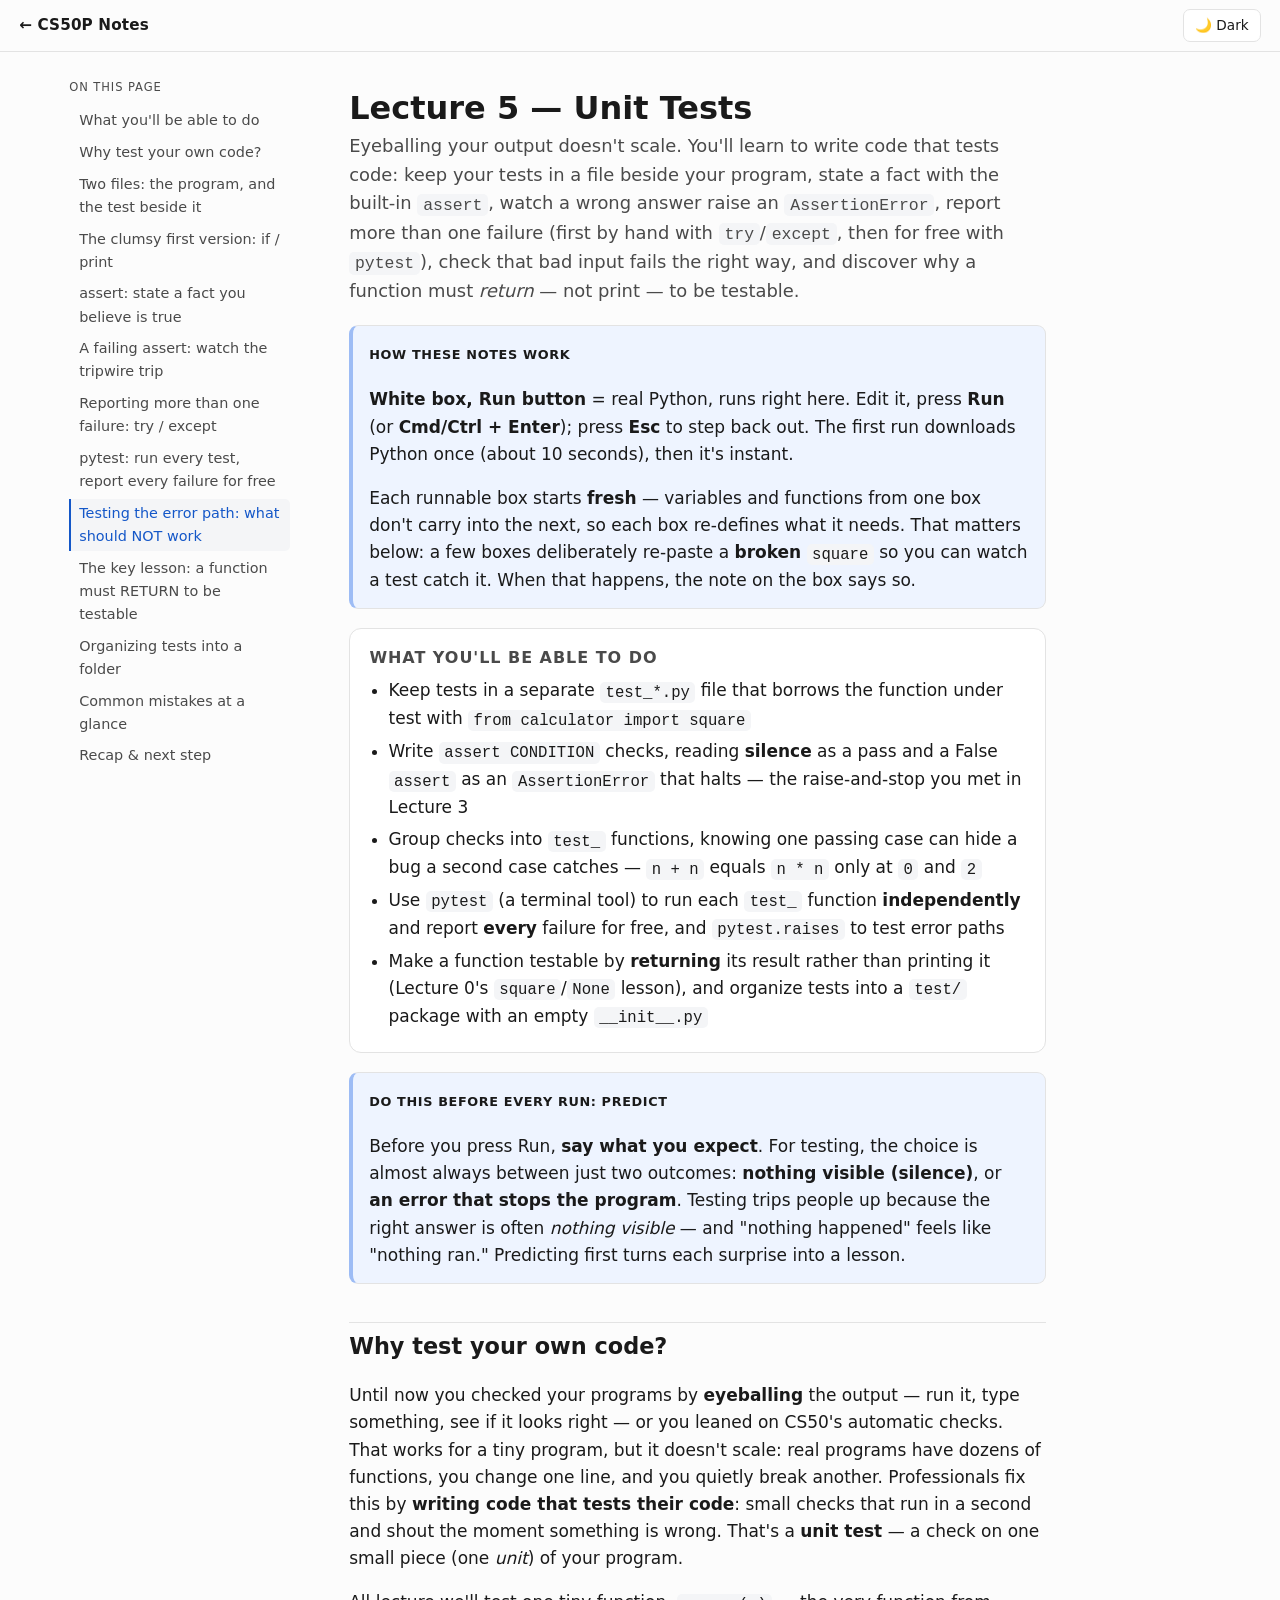
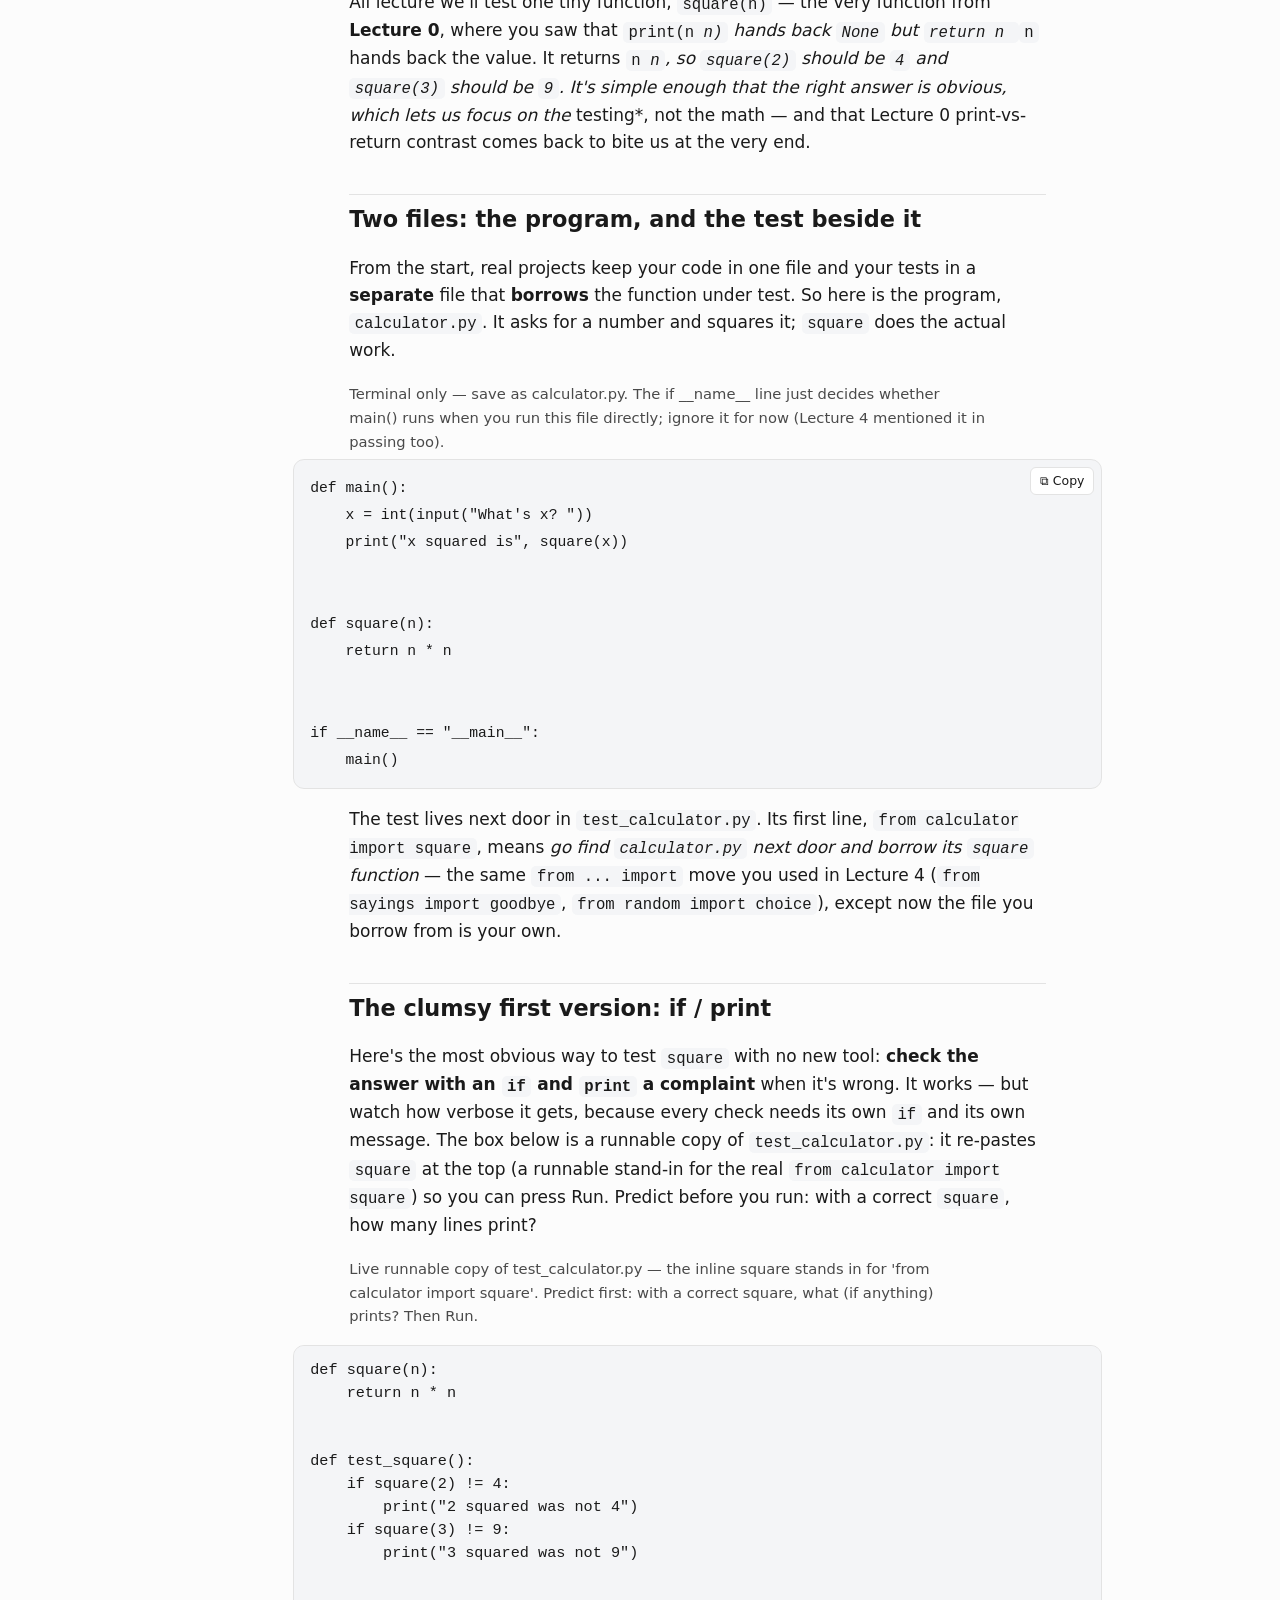
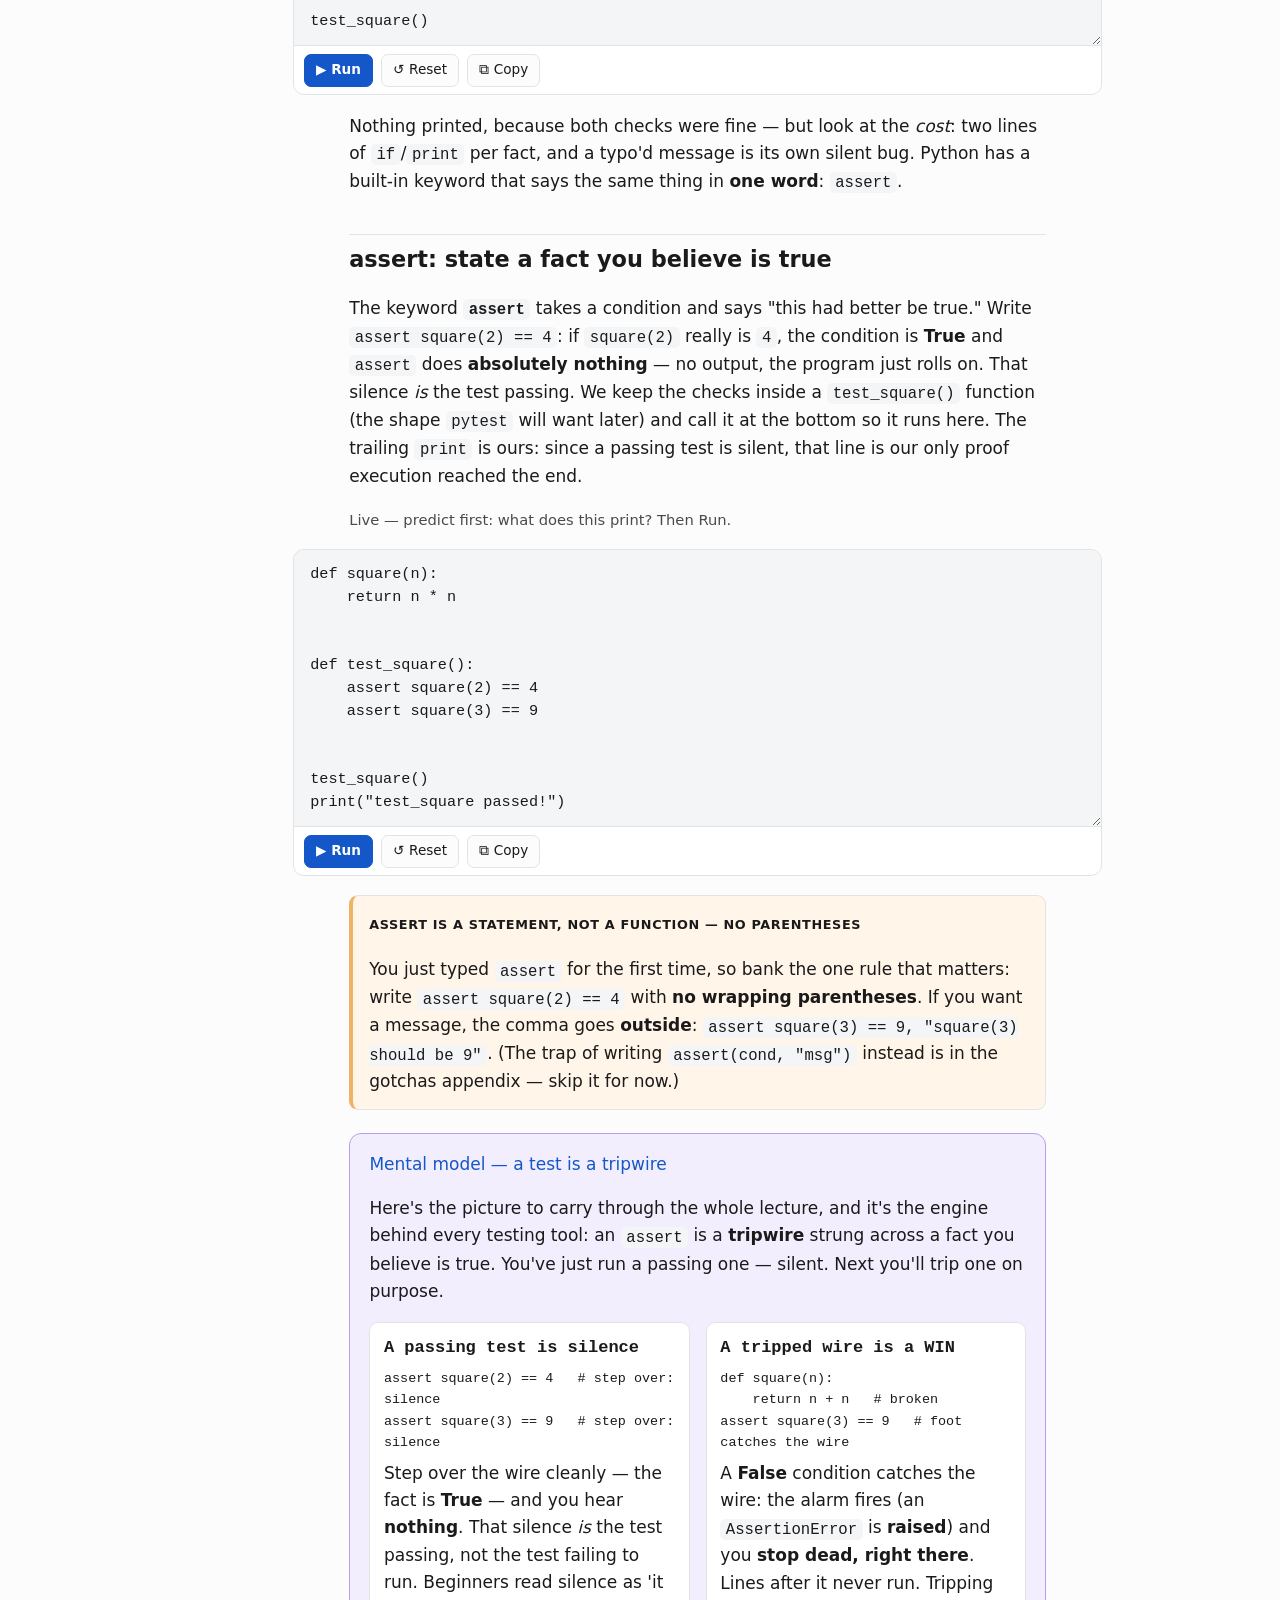
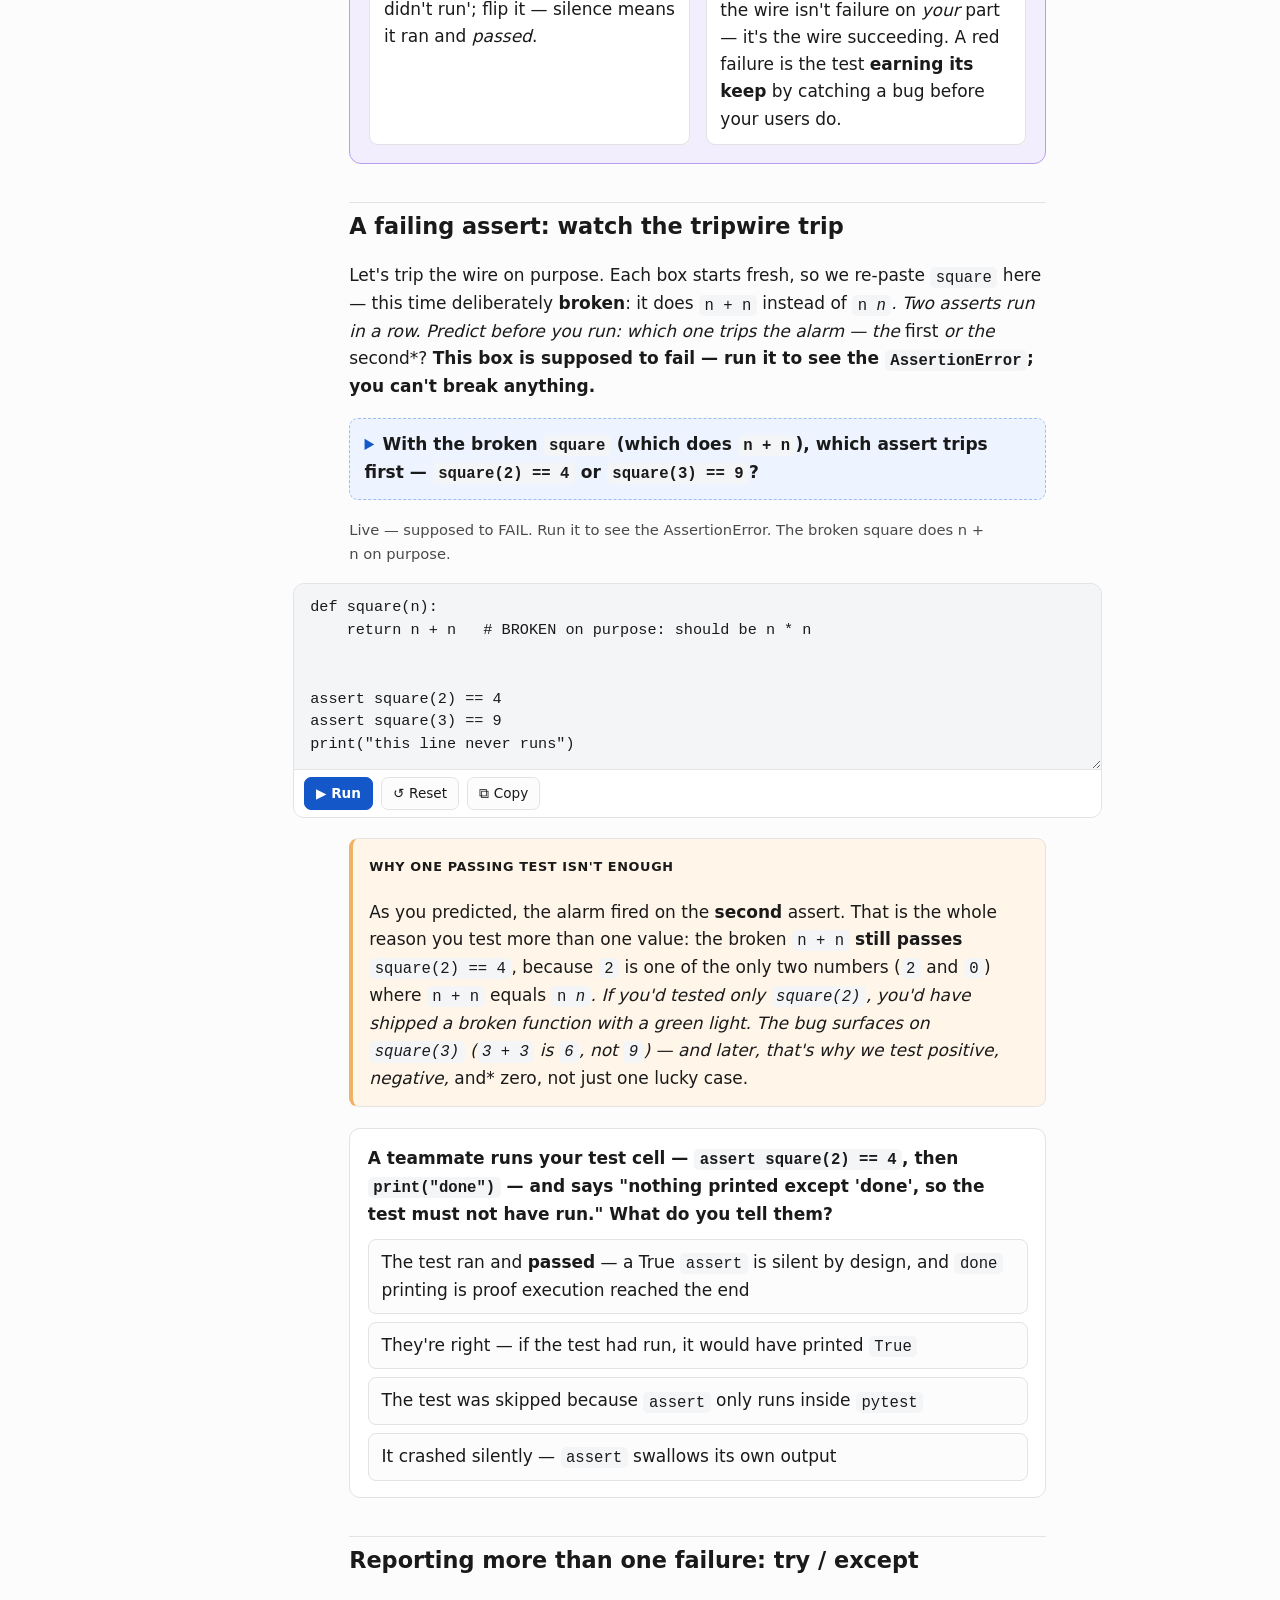
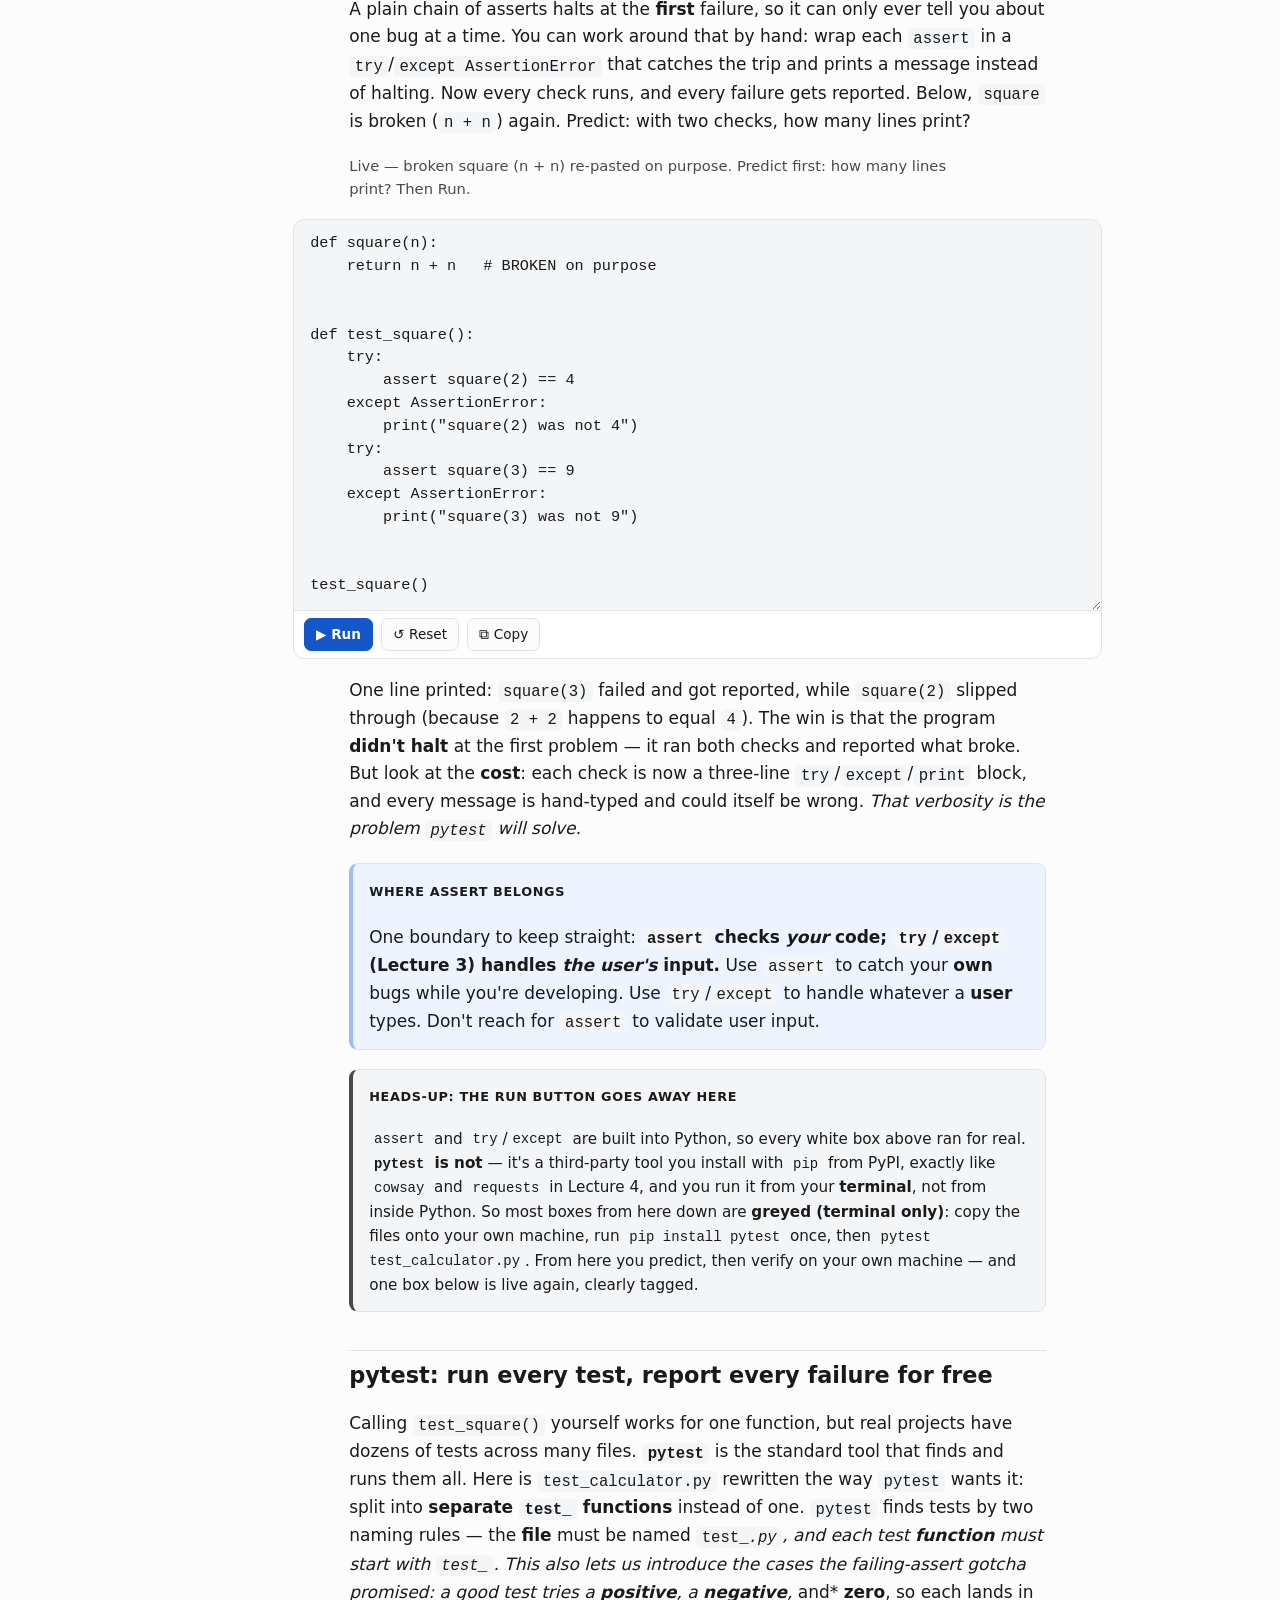
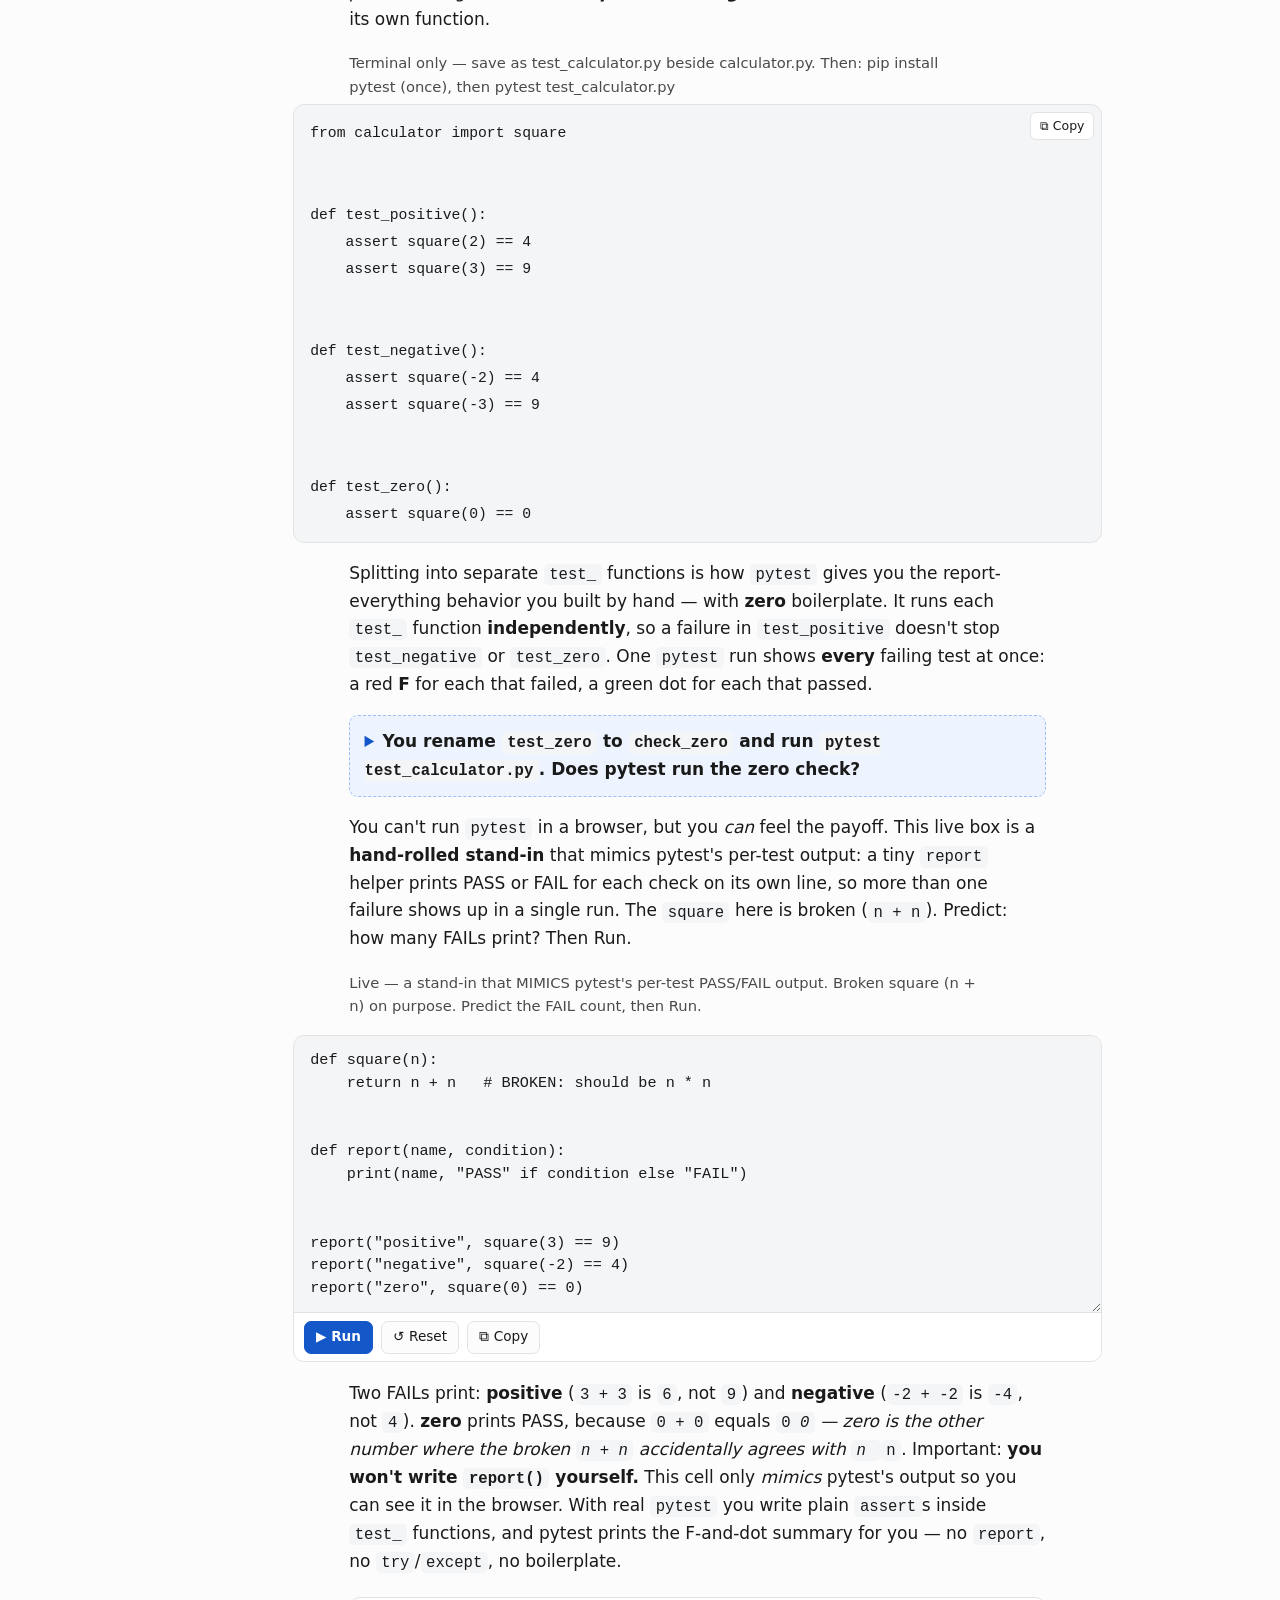
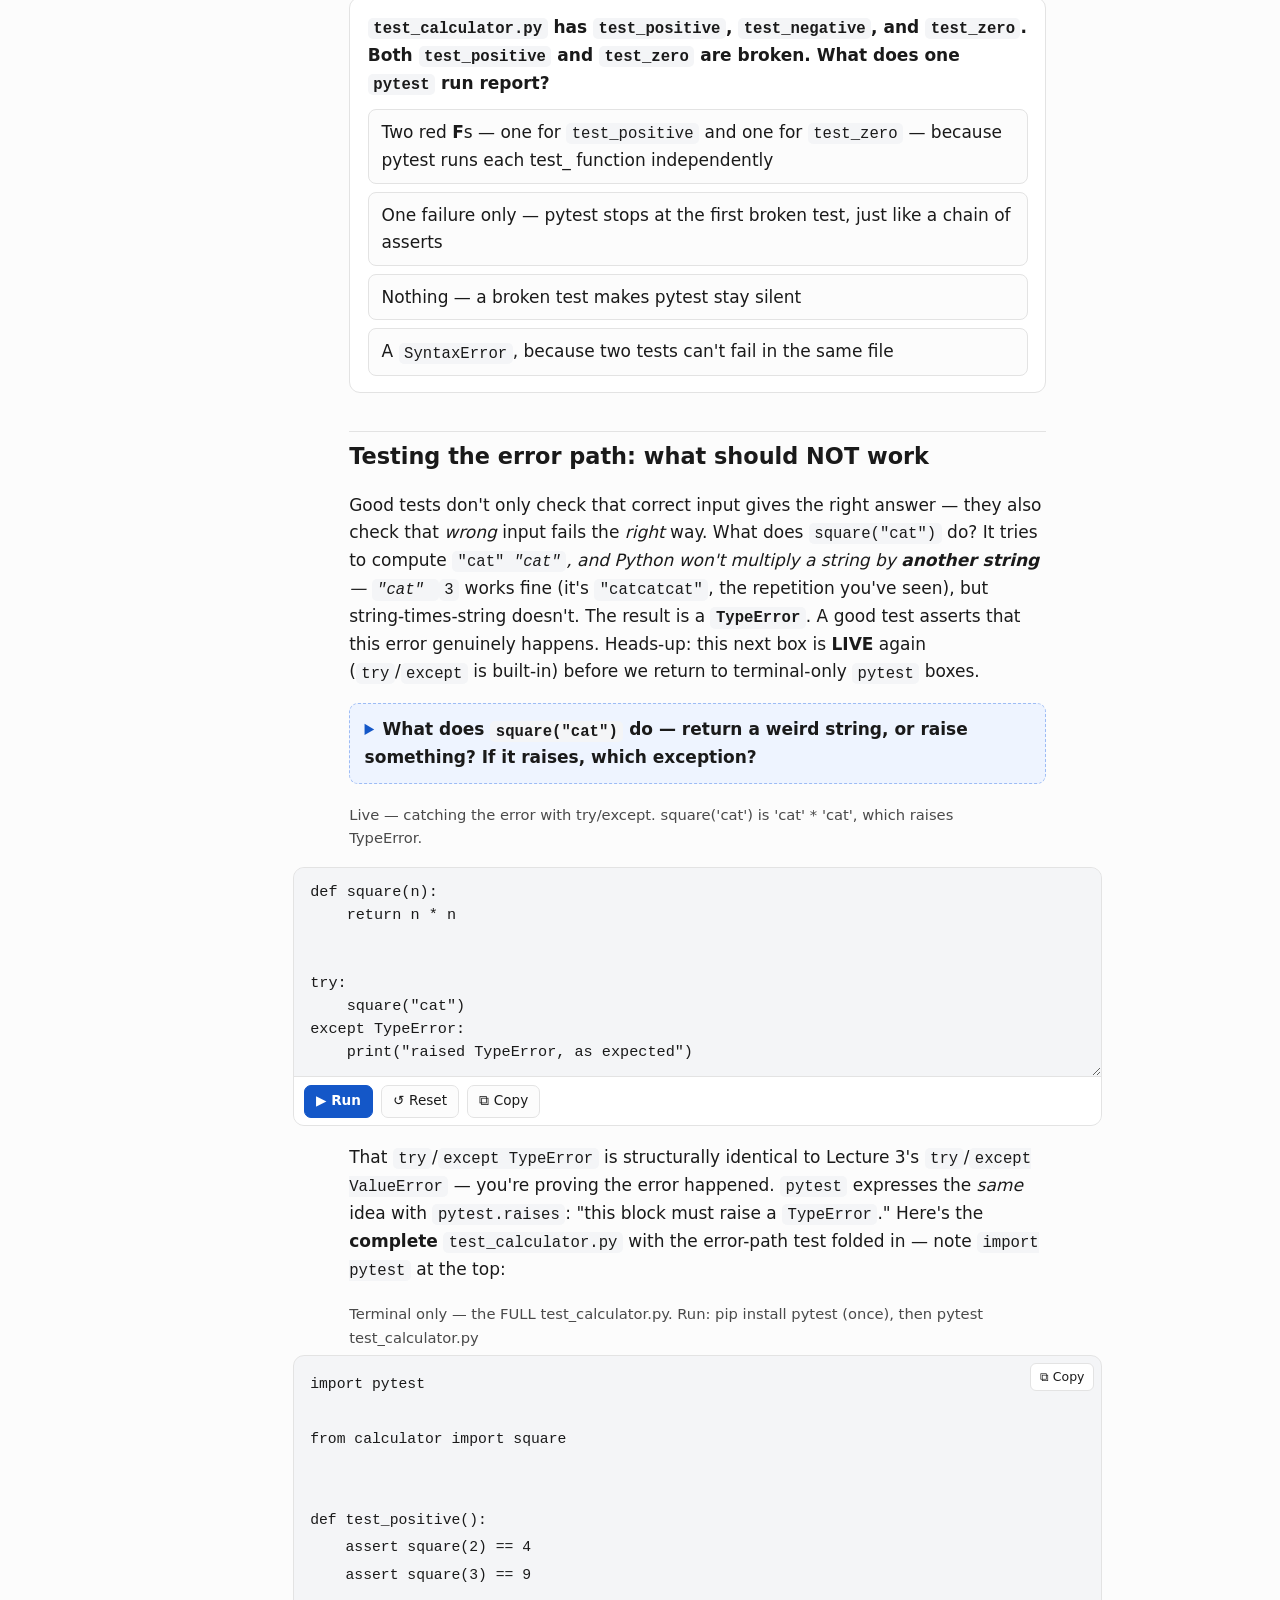
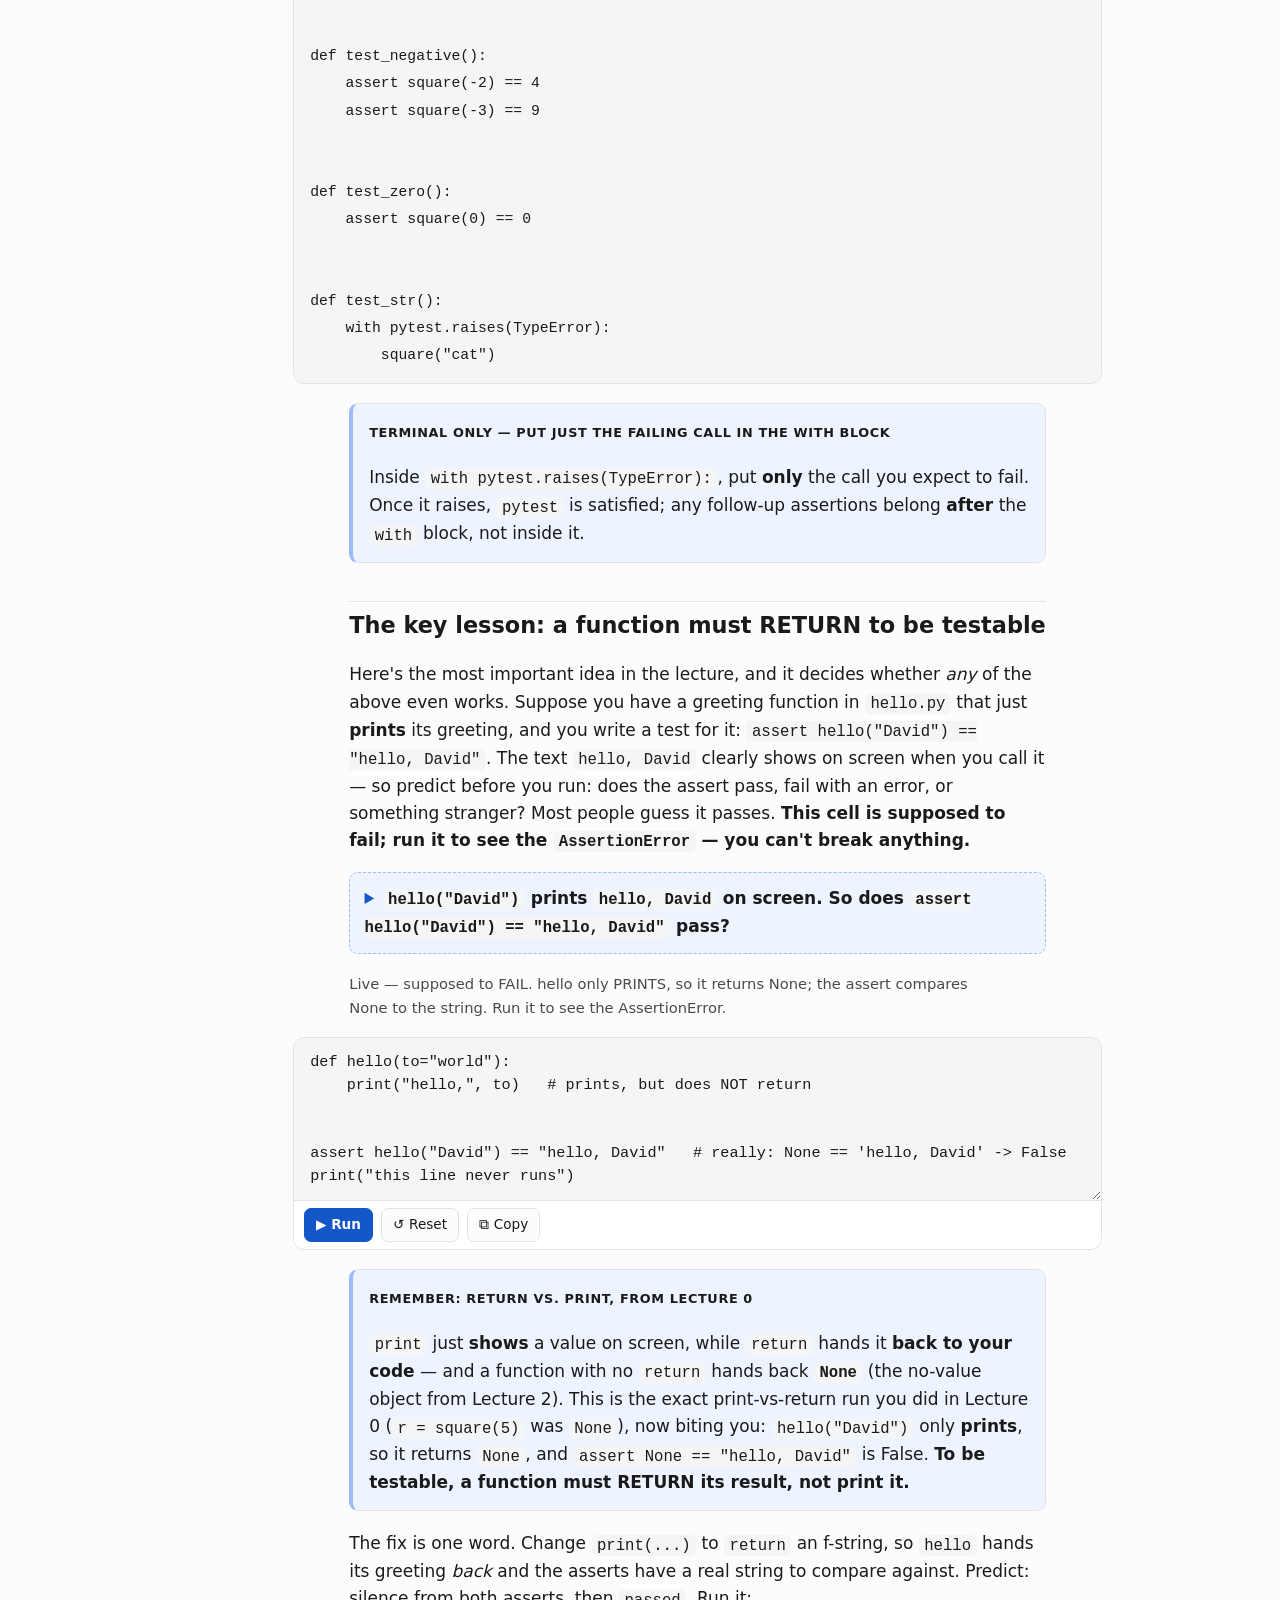
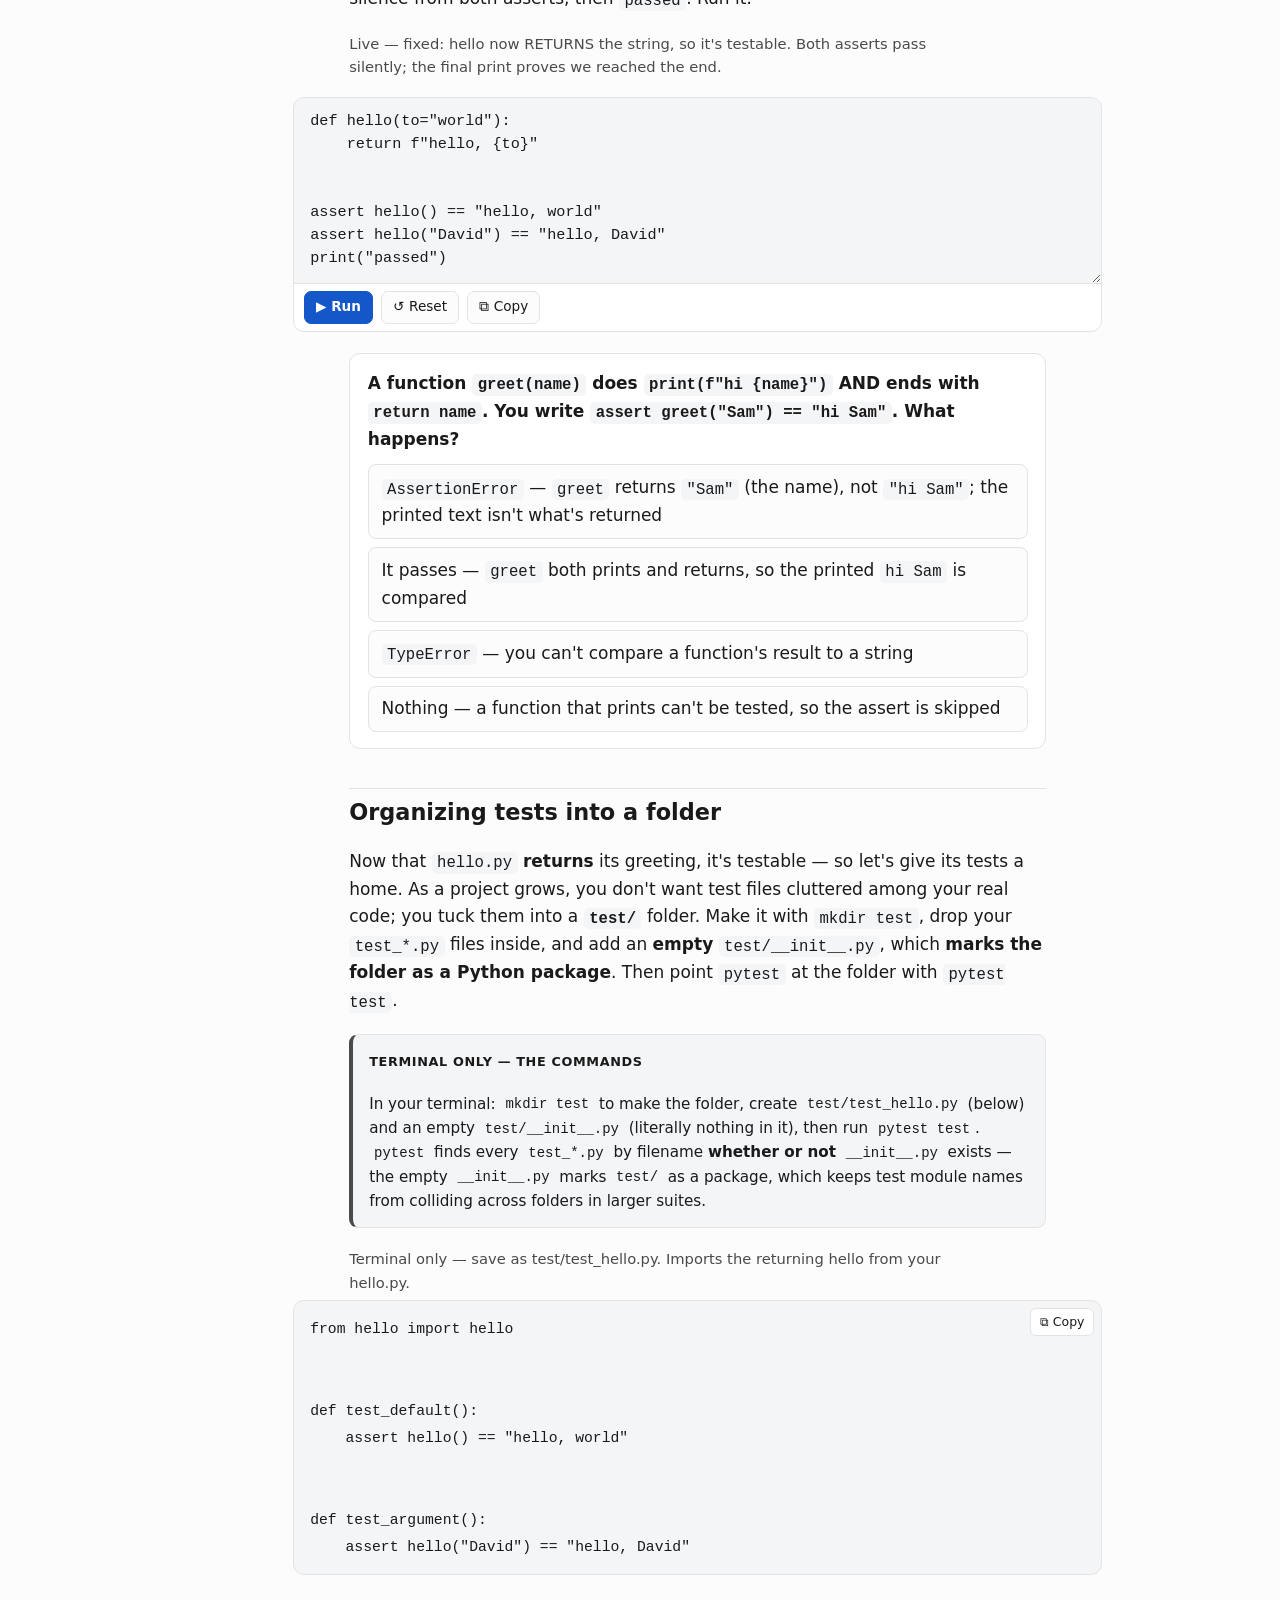
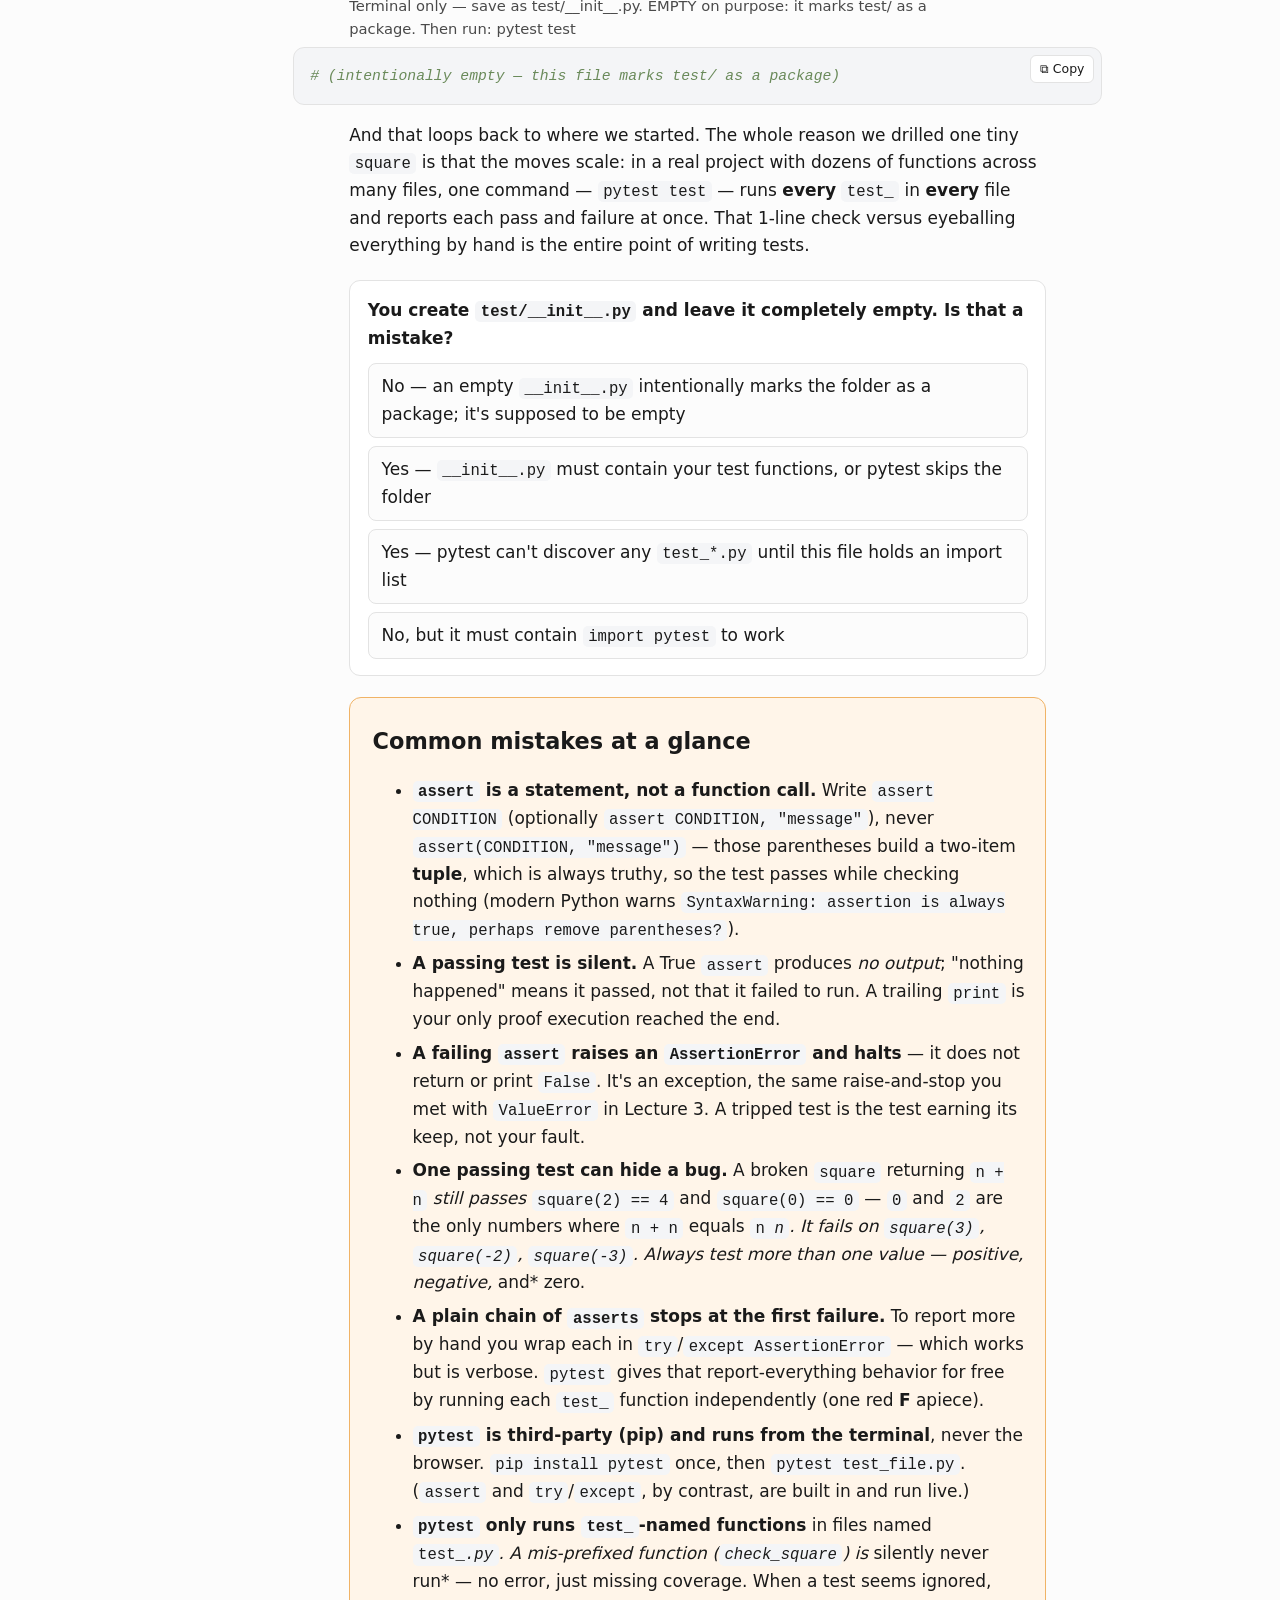
<file: lecture5.html>
<!DOCTYPE html>
<html lang="en">
<head>
<meta charset="utf-8">
<meta name="viewport" content="width=device-width, initial-scale=1">
<title>Lecture 5 — Unit Tests · CS50P Notes</title>
<link rel="icon" href="data:,">
<link rel="stylesheet" href="assets/notes.css">
<script>try{var t=localStorage.getItem('cs50p-theme');if(t)document.documentElement.setAttribute('data-theme',t);}catch(e){}</script>
</head>
<body>
<div id="progress"></div>

<header class="site">
  <a class="brand" href="index.html">← CS50P Notes</a>
  <span class="spacer"></span>
  <button class="theme-toggle" type="button" aria-pressed="false">🌙 Dark</button>
</header>

<div class="wrap">
<nav class="toc" aria-label="On this page">
  <details open><summary>Contents</summary><p class="toc-title">On this page</p><ol></ol></details>
</nav>

<main>
<h1>Lecture 5 — Unit Tests</h1>
  <p class="subtitle lead">Eyeballing your output doesn't scale. You'll learn to write code that tests code: keep your tests in a file beside your program, state a fact with the built-in <code>assert</code>, watch a wrong answer raise an <code>AssertionError</code>, report more than one failure (first by hand with <code>try</code>/<code>except</code>, then for free with <code>pytest</code>), check that bad input fails the right way, and discover why a function must <em>return</em> — not print — to be testable.</p>
  <div class="callout note"><span class="tag">How these notes work</span><p><strong>White box, Run button</strong> = real Python, runs right here. Edit it, press <strong>Run</strong> (or <strong>Cmd/Ctrl + Enter</strong>); press <strong>Esc</strong> to step back out. The first run downloads Python once (about 10 seconds), then it's instant.</p><p>Each runnable box starts <strong>fresh</strong> — variables and functions from one box don't carry into the next, so each box re-defines what it needs. That matters below: a few boxes deliberately re-paste a <strong>broken</strong> <code>square</code> so you can watch a test catch it. When that happens, the note on the box says so.</p></div>
  <div class="objectives"><h2>What you'll be able to do</h2><ul><li>Keep tests in a separate <code>test_*.py</code> file that borrows the function under test with <code>from calculator import square</code></li><li>Write <code>assert CONDITION</code> checks, reading <strong>silence</strong> as a pass and a False <code>assert</code> as an <code>AssertionError</code> that halts — the raise-and-stop you met in Lecture 3</li><li>Group checks into <code>test_</code> functions, knowing one passing case can hide a bug a second case catches — <code>n + n</code> equals <code>n * n</code> only at <code>0</code> and <code>2</code></li><li>Use <code>pytest</code> (a terminal tool) to run each <code>test_</code> function <strong>independently</strong> and report <strong>every</strong> failure for free, and <code>pytest.raises</code> to test error paths</li><li>Make a function testable by <strong>returning</strong> its result rather than printing it (Lecture 0's <code>square</code>/<code>None</code> lesson), and organize tests into a <code>test/</code> package with an empty <code>__init__.py</code></li></ul></div>
  <div class="callout note"><span class="tag">Do this before every Run: predict</span><p>Before you press Run, <strong>say what you expect</strong>. For testing, the choice is almost always between just two outcomes: <strong>nothing visible (silence)</strong>, or <strong>an error that stops the program</strong>. Testing trips people up because the right answer is often <em>nothing visible</em> — and "nothing happened" feels like "nothing ran." Predicting first turns each surprise into a lesson.</p></div>
  <h2>Why test your own code?</h2>
  <p>Until now you checked your programs by <strong>eyeballing</strong> the output — run it, type something, see if it looks right — or you leaned on CS50's automatic checks. That works for a tiny program, but it doesn't scale: real programs have dozens of functions, you change one line, and you quietly break another. Professionals fix this by <strong>writing code that tests their code</strong>: small checks that run in a second and shout the moment something is wrong. That's a <strong>unit test</strong> — a check on one small piece (one <em>unit</em>) of your program.</p>
  <p>All lecture we'll test one tiny function, <code>square(n)</code> — the very function from <strong>Lecture 0</strong>, where you saw that <code>print(n <em> n)</code> hands back <code>None</code> but <code>return n </em> n</code> hands back the value. It returns <code>n <em> n</code>, so <code>square(2)</code> should be <code>4</code> and <code>square(3)</code> should be <code>9</code>. It's simple enough that the right answer is obvious, which lets us focus on the </em>testing*, not the math — and that Lecture 0 print-vs-return contrast comes back to bite us at the very end.</p>
  <h2>Two files: the program, and the test beside it</h2>
  <p>From the start, real projects keep your code in one file and your tests in a <strong>separate</strong> file that <strong>borrows</strong> the function under test. So here is the program, <code>calculator.py</code>. It asks for a number and squares it; <code>square</code> does the actual work.</p>
  <p class="cell-note">Terminal only — save as calculator.py. The if __name__ line just decides whether main() runs when you run this file directly; ignore it for now (Lecture 4 mentioned it in passing too).</p><div class="codeblock"><pre><code>def main():
    x = int(input("What's x? "))
    print("x squared is", square(x))


def square(n):
    return n * n


if __name__ == "__main__":
    main()</code></pre></div>
  <p>The test lives next door in <code>test_calculator.py</code>. Its first line, <code>from calculator import square</code>, means <em>go find <code>calculator.py</code> next door and borrow its <code>square</code> function</em> — the same <code>from ... import</code> move you used in Lecture 4 (<code>from sayings import goodbye</code>, <code>from random import choice</code>), except now the file you borrow from is your own.</p>
  <h2>The clumsy first version: if / print</h2>
  <p>Here's the most obvious way to test <code>square</code> with no new tool: <strong>check the answer with an <code>if</code> and <code>print</code> a complaint</strong> when it's wrong. It works — but watch how verbose it gets, because every check needs its own <code>if</code> and its own message. The box below is a runnable copy of <code>test_calculator.py</code>: it re-pastes <code>square</code> at the top (a runnable stand-in for the real <code>from calculator import square</code>) so you can press Run. Predict before you run: with a correct <code>square</code>, how many lines print?</p>
  <p class="cell-note">Live runnable copy of test_calculator.py — the inline square stands in for 'from calculator import square'. Predict first: with a correct square, what (if anything) prints? Then Run.</p><textarea class="py">def square(n):
    return n * n


def test_square():
    if square(2) != 4:
        print("2 squared was not 4")
    if square(3) != 9:
        print("3 squared was not 9")


test_square()</textarea>
  <p>Nothing printed, because both checks were fine — but look at the <em>cost</em>: two lines of <code>if</code>/<code>print</code> per fact, and a typo'd message is its own silent bug. Python has a built-in keyword that says the same thing in <strong>one word</strong>: <code>assert</code>.</p>
  <h2>assert: state a fact you believe is true</h2>
  <p>The keyword <strong><code>assert</code></strong> takes a condition and says "this had better be true." Write <code>assert square(2) == 4</code>: if <code>square(2)</code> really is <code>4</code>, the condition is <strong>True</strong> and <code>assert</code> does <strong>absolutely nothing</strong> — no output, the program just rolls on. That silence <em>is</em> the test passing. We keep the checks inside a <code>test_square()</code> function (the shape <code>pytest</code> will want later) and call it at the bottom so it runs here. The trailing <code>print</code> is ours: since a passing test is silent, that line is our only proof execution reached the end.</p>
  <p class="cell-note">Live — predict first: what does this print? Then Run.</p><textarea class="py">def square(n):
    return n * n


def test_square():
    assert square(2) == 4
    assert square(3) == 9


test_square()
print("test_square passed!")</textarea>
  <div class="callout gotcha"><span class="tag">assert is a statement, not a function — no parentheses</span><p>You just typed <code>assert</code> for the first time, so bank the one rule that matters: write <code>assert square(2) == 4</code> with <strong>no wrapping parentheses</strong>. If you want a message, the comma goes <strong>outside</strong>: <code>assert square(3) == 9, "square(3) should be 9"</code>. (The trap of writing <code>assert(cond, "msg")</code> instead is in the gotchas appendix — skip it for now.)</p></div>
  <div class="mental-model"><span class="tag">Mental model — a test is a tripwire</span><p>Here's the picture to carry through the whole lecture, and it's the engine behind every testing tool: an <code>assert</code> is a <strong>tripwire</strong> strung across a fact you believe is true. You've just run a passing one — silent. Next you'll trip one on purpose.</p><div class="mm-diagram"><div class="mm-card"><b>A passing test is silence</b><pre style="margin:.4rem 0;font-family:var(--mono);font-size:.84rem;white-space:pre-wrap;overflow-x:auto">assert square(2) == 4   # step over: silence
assert square(3) == 9   # step over: silence</pre><span>Step over the wire cleanly — the fact is <strong>True</strong> — and you hear <strong>nothing</strong>. That silence <em>is</em> the test passing, not the test failing to run. Beginners read silence as 'it didn't run'; flip it — silence means it ran and <em>passed</em>.</span></div><div class="mm-card"><b>A tripped wire is a WIN</b><pre style="margin:.4rem 0;font-family:var(--mono);font-size:.84rem;white-space:pre-wrap;overflow-x:auto">def square(n):
    return n + n   # broken
assert square(3) == 9   # foot catches the wire</pre><span>A <strong>False</strong> condition catches the wire: the alarm fires (an <code>AssertionError</code> is <strong>raised</strong>) and you <strong>stop dead, right there</strong>. Lines after it never run. Tripping the wire isn't failure on <em>your</em> part — it's the wire succeeding. A red failure is the test <strong>earning its keep</strong> by catching a bug before your users do.</span></div></div></div>
  <h2>A failing assert: watch the tripwire trip</h2>
  <p>Let's trip the wire on purpose. Each box starts fresh, so we re-paste <code>square</code> here — this time deliberately <strong>broken</strong>: it does <code>n + n</code> instead of <code>n <em> n</code>. Two asserts run in a row. Predict before you run: which one trips the alarm — the </em>first<em> or the </em>second*? <strong>This box is supposed to fail — run it to see the <code>AssertionError</code>; you can't break anything.</strong></p>
  <details class="predict"><summary>With the broken <code>square</code> (which does <code>n + n</code>), which assert trips first — <code>square(2) == 4</code> or <code>square(3) == 9</code>?</summary><div style="margin:.2rem 0 .6rem"><p>The <strong>second</strong> one trips. Quirk to remember: <code>n + n</code> equals <code>n * n</code> only when <code>n</code> is <code>2</code> (and <code>0</code>). So <code>square(2)</code> gives <code>2 + 2 == 4</code> — the first assert passes silently. But <code>square(3)</code> gives <code>3 + 3 == 6</code>, not <code>9</code>, so the second assert raises an <code>AssertionError</code> and halts; the final <code>print</code> never runs. Run it and watch.</p></div></details>
  <p class="cell-note">Live — supposed to FAIL. Run it to see the AssertionError. The broken square does n + n on purpose.</p><textarea class="py">def square(n):
    return n + n   # BROKEN on purpose: should be n * n


assert square(2) == 4
assert square(3) == 9
print("this line never runs")</textarea>
  <div class="callout gotcha"><span class="tag">Why one passing test isn't enough</span><p>As you predicted, the alarm fired on the <strong>second</strong> assert. That is the whole reason you test more than one value: the broken <code>n + n</code> <strong>still passes</strong> <code>square(2) == 4</code>, because <code>2</code> is one of the only two numbers (<code>2</code> and <code>0</code>) where <code>n + n</code> equals <code>n <em> n</code>. If you'd tested only <code>square(2)</code>, you'd have shipped a broken function with a green light. The bug surfaces on <code>square(3)</code> (<code>3 + 3</code> is <code>6</code>, not <code>9</code>) — and later, that's why we test positive, negative, </em>and* zero, not just one lucky case.</p></div>
  <div class="quiz"><p class="quiz-q">A teammate runs your test cell — <code>assert square(2) == 4</code>, then <code>print("done")</code> — and says "nothing printed except 'done', so the test must not have run." What do you tell them?</p><div class="opts"><button class="opt" type="button" data-correct>The test ran and <strong>passed</strong> — a True <code>assert</code> is silent by design, and <code>done</code> printing is proof execution reached the end</button><button class="opt" type="button">They're right — if the test had run, it would have printed <code>True</code></button><button class="opt" type="button">The test was skipped because <code>assert</code> only runs inside <code>pytest</code></button><button class="opt" type="button">It crashed silently — <code>assert</code> swallows its own output</button></div><div class="why">A passing <code>assert</code> produces <strong>no output</strong> — that silence is exactly what passing looks like. The <code>done</code> line printing afterward is the giveaway: execution rolled right past the assert without tripping it. If the assert had <em>failed</em>, it would have raised an <code>AssertionError</code> and halted, so <code>done</code> would never have printed.</div></div>
  <h2>Reporting more than one failure: try / except</h2>
  <p>A plain chain of asserts halts at the <strong>first</strong> failure, so it can only ever tell you about one bug at a time. You can work around that by hand: wrap each <code>assert</code> in a <code>try</code>/<code>except AssertionError</code> that catches the trip and prints a message instead of halting. Now every check runs, and every failure gets reported. Below, <code>square</code> is broken (<code>n + n</code>) again. Predict: with two checks, how many lines print?</p>
  <p class="cell-note">Live — broken square (n + n) re-pasted on purpose. Predict first: how many lines print? Then Run.</p><textarea class="py">def square(n):
    return n + n   # BROKEN on purpose


def test_square():
    try:
        assert square(2) == 4
    except AssertionError:
        print("square(2) was not 4")
    try:
        assert square(3) == 9
    except AssertionError:
        print("square(3) was not 9")


test_square()</textarea>
  <p>One line printed: <code>square(3)</code> failed and got reported, while <code>square(2)</code> slipped through (because <code>2 + 2</code> happens to equal <code>4</code>). The win is that the program <strong>didn't halt</strong> at the first problem — it ran both checks and reported what broke. But look at the <strong>cost</strong>: each check is now a three-line <code>try</code>/<code>except</code>/<code>print</code> block, and every message is hand-typed and could itself be wrong. <em>That verbosity is the problem <code>pytest</code> will solve.</em></p>
  <div class="callout note"><span class="tag">Where assert belongs</span><p>One boundary to keep straight: <strong><code>assert</code> checks <em>your</em> code; <code>try</code>/<code>except</code> (Lecture 3) handles <em>the user's</em> input.</strong> Use <code>assert</code> to catch your <strong>own</strong> bugs while you're developing. Use <code>try</code>/<code>except</code> to handle whatever a <strong>user</strong> types. Don't reach for <code>assert</code> to validate user input.</p></div>
  <div class="callout later"><span class="tag">Heads-up: the Run button goes away here</span><p><code>assert</code> and <code>try</code>/<code>except</code> are built into Python, so every white box above ran for real. <strong><code>pytest</code> is not</strong> — it's a third-party tool you install with <code>pip</code> from PyPI, exactly like <code>cowsay</code> and <code>requests</code> in Lecture 4, and you run it from your <strong>terminal</strong>, not from inside Python. So most boxes from here down are <strong>greyed (terminal only)</strong>: copy the files onto your own machine, run <code>pip install pytest</code> once, then <code>pytest test_calculator.py</code>. From here you predict, then verify on your own machine — and one box below is live again, clearly tagged.</p></div>
  <h2>pytest: run every test, report every failure for free</h2>
  <p>Calling <code>test_square()</code> yourself works for one function, but real projects have dozens of tests across many files. <strong><code>pytest</code></strong> is the standard tool that finds and runs them all. Here is <code>test_calculator.py</code> rewritten the way <code>pytest</code> wants it: split into <strong>separate <code>test_</code> functions</strong> instead of one. <code>pytest</code> finds tests by two naming rules — the <strong>file</strong> must be named <code>test_<em>.py</code>, and each test <strong>function</strong> must start with <code>test_</code>. This also lets us introduce the cases the failing-assert gotcha promised: a good test tries a <strong>positive</strong>, a <strong>negative</strong>, </em>and* <strong>zero</strong>, so each lands in its own function.</p>
  <p class="cell-note">Terminal only — save as test_calculator.py beside calculator.py. Then: pip install pytest (once), then pytest test_calculator.py</p><div class="codeblock"><pre><code>from calculator import square


def test_positive():
    assert square(2) == 4
    assert square(3) == 9


def test_negative():
    assert square(-2) == 4
    assert square(-3) == 9


def test_zero():
    assert square(0) == 0</code></pre></div>
  <p>Splitting into separate <code>test_</code> functions is how <code>pytest</code> gives you the report-everything behavior you built by hand — with <strong>zero</strong> boilerplate. It runs each <code>test_</code> function <strong>independently</strong>, so a failure in <code>test_positive</code> doesn't stop <code>test_negative</code> or <code>test_zero</code>. One <code>pytest</code> run shows <strong>every</strong> failing test at once: a red <strong>F</strong> for each that failed, a green dot for each that passed.</p>
  <details class="predict"><summary>You rename <code>test_zero</code> to <code>check_zero</code> and run <code>pytest test_calculator.py</code>. Does pytest run the zero check?</summary><div style="margin:.2rem 0 .6rem"><p><strong>No.</strong> <code>pytest</code> only runs functions named <code>test_*</code>. Renamed to <code>check_zero</code>, it's <strong>silently skipped</strong> — no error, no warning. When a test seems to be ignored, check the prefix first.</p></div></details>
  <p>You can't run <code>pytest</code> in a browser, but you <em>can</em> feel the payoff. This live box is a <strong>hand-rolled stand-in</strong> that mimics pytest's per-test output: a tiny <code>report</code> helper prints PASS or FAIL for each check on its own line, so more than one failure shows up in a single run. The <code>square</code> here is broken (<code>n + n</code>). Predict: how many FAILs print? Then Run.</p>
  <p class="cell-note">Live — a stand-in that MIMICS pytest's per-test PASS/FAIL output. Broken square (n + n) on purpose. Predict the FAIL count, then Run.</p><textarea class="py">def square(n):
    return n + n   # BROKEN: should be n * n


def report(name, condition):
    print(name, "PASS" if condition else "FAIL")


report("positive", square(3) == 9)
report("negative", square(-2) == 4)
report("zero", square(0) == 0)</textarea>
  <p>Two FAILs print: <strong>positive</strong> (<code>3 + 3</code> is <code>6</code>, not <code>9</code>) and <strong>negative</strong> (<code>-2 + -2</code> is <code>-4</code>, not <code>4</code>). <strong>zero</strong> prints PASS, because <code>0 + 0</code> equals <code>0 <em> 0</code> — zero is the other number where the broken <code>n + n</code> accidentally agrees with <code>n </em> n</code>. Important: <strong>you won't write <code>report()</code> yourself.</strong> This cell only <em>mimics</em> pytest's output so you can see it in the browser. With real <code>pytest</code> you write plain <code>assert</code>s inside <code>test_</code> functions, and pytest prints the F-and-dot summary for you — no <code>report</code>, no <code>try</code>/<code>except</code>, no boilerplate.</p>
  <div class="quiz"><p class="quiz-q"><code>test_calculator.py</code> has <code>test_positive</code>, <code>test_negative</code>, and <code>test_zero</code>. Both <code>test_positive</code> and <code>test_zero</code> are broken. What does one <code>pytest</code> run report?</p><div class="opts"><button class="opt" type="button" data-correct>Two red <strong>F</strong>s — one for <code>test_positive</code> and one for <code>test_zero</code> — because pytest runs each test_ function independently</button><button class="opt" type="button">One failure only — pytest stops at the first broken test, just like a chain of asserts</button><button class="opt" type="button">Nothing — a broken test makes pytest stay silent</button><button class="opt" type="button">A <code>SyntaxError</code>, because two tests can't fail in the same file</button></div><div class="why"><code>pytest</code> runs each <code>test_</code> function <strong>independently</strong>, so one failing test never silences another — you get a red <strong>F</strong> for <code>test_positive</code> <em>and</em> a red <strong>F</strong> for <code>test_zero</code> in one run, plus a green dot for <code>test_negative</code>. A plain chain of <code>asserts</code>, by contrast, halts at the first <code>AssertionError</code>.</div></div>
  <h2>Testing the error path: what should NOT work</h2>
  <p>Good tests don't only check that correct input gives the right answer — they also check that <em>wrong</em> input fails the <em>right</em> way. What does <code>square("cat")</code> do? It tries to compute <code>"cat" <em> "cat"</code>, and Python won't multiply a string by <strong>another string</strong> — <code>"cat" </em> 3</code> works fine (it's <code>"catcatcat"</code>, the repetition you've seen), but string-times-string doesn't. The result is a <strong><code>TypeError</code></strong>. A good test asserts that this error genuinely happens. Heads-up: this next box is <strong>LIVE</strong> again (<code>try</code>/<code>except</code> is built-in) before we return to terminal-only <code>pytest</code> boxes.</p>
  <details class="predict"><summary>What does <code>square("cat")</code> do — return a weird string, or raise something? If it raises, which exception?</summary><div style="margin:.2rem 0 .6rem"><p>It <strong>raises a <code>TypeError</code></strong>. <code>square("cat")</code> computes <code>"cat" <em> "cat"</code>, and Python won't multiply one string by another (the message is <code>can't multiply sequence by non-int of type 'str'</code>). String times </em>int<em> repeats; string times </em>string* raises. So it doesn't quietly misbehave — it raises, which is exactly the error path a good test pins down.</p></div></details>
  <p class="cell-note">Live — catching the error with try/except. square('cat') is 'cat' * 'cat', which raises TypeError.</p><textarea class="py">def square(n):
    return n * n


try:
    square("cat")
except TypeError:
    print("raised TypeError, as expected")</textarea>
  <p>That <code>try</code>/<code>except TypeError</code> is structurally identical to Lecture 3's <code>try</code>/<code>except ValueError</code> — you're proving the error happened. <code>pytest</code> expresses the <em>same</em> idea with <code>pytest.raises</code>: "this block must raise a <code>TypeError</code>." Here's the <strong>complete</strong> <code>test_calculator.py</code> with the error-path test folded in — note <code>import pytest</code> at the top:</p>
  <p class="cell-note">Terminal only — the FULL test_calculator.py. Run: pip install pytest (once), then pytest test_calculator.py</p><div class="codeblock"><pre><code>import pytest

from calculator import square


def test_positive():
    assert square(2) == 4
    assert square(3) == 9


def test_negative():
    assert square(-2) == 4
    assert square(-3) == 9


def test_zero():
    assert square(0) == 0


def test_str():
    with pytest.raises(TypeError):
        square("cat")</code></pre></div>
  <div class="callout note"><span class="tag">Terminal only — put just the failing call in the with block</span><p>Inside <code>with pytest.raises(TypeError):</code>, put <strong>only</strong> the call you expect to fail. Once it raises, <code>pytest</code> is satisfied; any follow-up assertions belong <strong>after</strong> the <code>with</code> block, not inside it.</p></div>
  <h2>The key lesson: a function must RETURN to be testable</h2>
  <p>Here's the most important idea in the lecture, and it decides whether <em>any</em> of the above even works. Suppose you have a greeting function in <code>hello.py</code> that just <strong>prints</strong> its greeting, and you write a test for it: <code>assert hello("David") == "hello, David"</code>. The text <code>hello, David</code> clearly shows on screen when you call it — so predict before you run: does the assert pass, fail with an error, or something stranger? Most people guess it passes. <strong>This cell is supposed to fail; run it to see the <code>AssertionError</code> — you can't break anything.</strong></p>
  <details class="predict"><summary><code>hello("David")</code> prints <code>hello, David</code> on screen. So does <code>assert hello("David") == "hello, David"</code> pass?</summary><div style="margin:.2rem 0 .6rem"><p>It <strong>fails</strong> with <code>AssertionError</code>. <code>hello</code> only <strong>prints</strong>; it has no <code>return</code>, so it hands back <strong><code>None</code></strong> — just like <code>r = square(5)</code> was <code>None</code> in Lecture 0 when <code>square</code> only printed. The check is really <code>assert None == "hello, David"</code>, which is False, so the alarm trips. The text you saw on screen was printed <em>as a side effect</em>; it was never <em>returned</em>, and <code>assert</code> can only compare what a function returns.</p></div></details>
  <p class="cell-note">Live — supposed to FAIL. hello only PRINTS, so it returns None; the assert compares None to the string. Run it to see the AssertionError.</p><textarea class="py">def hello(to="world"):
    print("hello,", to)   # prints, but does NOT return


assert hello("David") == "hello, David"   # really: None == 'hello, David' -&gt; False
print("this line never runs")</textarea>
  <div class="callout note"><span class="tag">Remember: return vs. print, from Lecture 0</span><p><code>print</code> just <strong>shows</strong> a value on screen, while <code>return</code> hands it <strong>back to your code</strong> — and a function with no <code>return</code> hands back <strong><code>None</code></strong> (the no-value object from Lecture 2). This is the exact print-vs-return run you did in Lecture 0 (<code>r = square(5)</code> was <code>None</code>), now biting you: <code>hello("David")</code> only <strong>prints</strong>, so it returns <code>None</code>, and <code>assert None == "hello, David"</code> is False. <strong>To be testable, a function must RETURN its result, not print it.</strong></p></div>
  <p>The fix is one word. Change <code>print(...)</code> to <code>return</code> an f-string, so <code>hello</code> hands its greeting <em>back</em> and the asserts have a real string to compare against. Predict: silence from both asserts, then <code>passed</code>. Run it:</p>
  <p class="cell-note">Live — fixed: hello now RETURNS the string, so it's testable. Both asserts pass silently; the final print proves we reached the end.</p><textarea class="py">def hello(to="world"):
    return f"hello, {to}"


assert hello() == "hello, world"
assert hello("David") == "hello, David"
print("passed")</textarea>
  <div class="quiz"><p class="quiz-q">A function <code>greet(name)</code> does <code>print(f"hi {name}")</code> AND ends with <code>return name</code>. You write <code>assert greet("Sam") == "hi Sam"</code>. What happens?</p><div class="opts"><button class="opt" type="button" data-correct><code>AssertionError</code> — <code>greet</code> returns <code>"Sam"</code> (the name), not <code>"hi Sam"</code>; the printed text isn't what's returned</button><button class="opt" type="button">It passes — <code>greet</code> both prints and returns, so the printed <code>hi Sam</code> is compared</button><button class="opt" type="button"><code>TypeError</code> — you can't compare a function's result to a string</button><button class="opt" type="button">Nothing — a function that prints can't be tested, so the assert is skipped</button></div><div class="why"><code>assert</code> compares only what a function <strong>returns</strong>. <code>greet</code> <em>prints</em> <code>hi Sam</code> but <em>returns</em> <code>"Sam"</code>, so the check is <code>"Sam" == "hi Sam"</code> — False — and it raises an <code>AssertionError</code>. A function having a <code>return</code> isn't enough; it must return the value you're testing. The printed text is a side effect that never comes back into your code.</div></div>
  <h2>Organizing tests into a folder</h2>
  <p>Now that <code>hello.py</code> <strong>returns</strong> its greeting, it's testable — so let's give its tests a home. As a project grows, you don't want test files cluttered among your real code; you tuck them into a <strong><code>test/</code></strong> folder. Make it with <code>mkdir test</code>, drop your <code>test_*.py</code> files inside, and add an <strong>empty</strong> <code>test/__init__.py</code>, which <strong>marks the folder as a Python package</strong>. Then point <code>pytest</code> at the folder with <code>pytest test</code>.</p>
  <div class="callout later"><span class="tag">Terminal only — the commands</span><p>In your terminal: <code>mkdir test</code> to make the folder, create <code>test/test_hello.py</code> (below) and an empty <code>test/__init__.py</code> (literally nothing in it), then run <code>pytest test</code>. <code>pytest</code> finds every <code>test_*.py</code> by filename <strong>whether or not</strong> <code>__init__.py</code> exists — the empty <code>__init__.py</code> marks <code>test/</code> as a package, which keeps test module names from colliding across folders in larger suites.</p></div>
  <p class="cell-note">Terminal only — save as test/test_hello.py. Imports the returning hello from your hello.py.</p><div class="codeblock"><pre><code>from hello import hello


def test_default():
    assert hello() == "hello, world"


def test_argument():
    assert hello("David") == "hello, David"</code></pre></div>
  <p class="cell-note">Terminal only — save as test/__init__.py. EMPTY on purpose: it marks test/ as a package. Then run: pytest test</p><div class="codeblock"><pre><code># (intentionally empty — this file marks test/ as a package)</code></pre></div>
  <p>And that loops back to where we started. The whole reason we drilled one tiny <code>square</code> is that the moves scale: in a real project with dozens of functions across many files, one command — <code>pytest test</code> — runs <strong>every</strong> <code>test_</code> in <strong>every</strong> file and reports each pass and failure at once. That 1-line check versus eyeballing everything by hand is the entire point of writing tests.</p>
  <div class="quiz"><p class="quiz-q">You create <code>test/__init__.py</code> and leave it completely empty. Is that a mistake?</p><div class="opts"><button class="opt" type="button" data-correct>No — an empty <code>__init__.py</code> intentionally marks the folder as a package; it's supposed to be empty</button><button class="opt" type="button">Yes — <code>__init__.py</code> must contain your test functions, or pytest skips the folder</button><button class="opt" type="button">Yes — pytest can't discover any <code>test_*.py</code> until this file holds an import list</button><button class="opt" type="button">No, but it must contain <code>import pytest</code> to work</button></div><div class="why">An empty <code>__init__.py</code> is a deliberate marker that says "this folder is a package." It's <em>meant</em> to be empty — it holds no tests and isn't a forgotten scratch file. Note that <code>pytest test</code> discovers every <code>test_*.py</code> by filename <strong>regardless</strong> of <code>__init__.py</code>; the package marker just keeps module names from colliding in larger suites.</div></div>
  <div class="gotcha-list"><h2 id="gotchas">Common mistakes at a glance</h2><ul><li><strong><code>assert</code> is a statement, not a function call.</strong> Write <code>assert CONDITION</code> (optionally <code>assert CONDITION, "message"</code>), never <code>assert(CONDITION, "message")</code> — those parentheses build a two-item <strong>tuple</strong>, which is always truthy, so the test passes while checking nothing (modern Python warns <code>SyntaxWarning: assertion is always true, perhaps remove parentheses?</code>).</li><li><strong>A passing test is silent.</strong> A True <code>assert</code> produces <em>no output</em>; "nothing happened" means it passed, not that it failed to run. A trailing <code>print</code> is your only proof execution reached the end.</li><li><strong>A failing <code>assert</code> raises an <code>AssertionError</code> and halts</strong> — it does not return or print <code>False</code>. It's an exception, the same raise-and-stop you met with <code>ValueError</code> in Lecture 3. A tripped test is the test earning its keep, not your fault.</li><li><strong>One passing test can hide a bug.</strong> A broken <code>square</code> returning <code>n + n</code> <em>still passes</em> <code>square(2) == 4</code> and <code>square(0) == 0</code> — <code>0</code> and <code>2</code> are the only numbers where <code>n + n</code> equals <code>n <em> n</code>. It fails on <code>square(3)</code>, <code>square(-2)</code>, <code>square(-3)</code>. Always test more than one value — positive, negative, </em>and* zero.</li><li><strong>A plain chain of <code>asserts</code> stops at the first failure.</strong> To report more by hand you wrap each in <code>try</code>/<code>except AssertionError</code> — which works but is verbose. <code>pytest</code> gives that report-everything behavior for free by running each <code>test_</code> function independently (one red <strong>F</strong> apiece).</li><li><strong><code>pytest</code> is third-party (pip) and runs from the terminal</strong>, never the browser. <code>pip install pytest</code> once, then <code>pytest test_file.py</code>. (<code>assert</code> and <code>try</code>/<code>except</code>, by contrast, are built in and run live.)</li><li><strong><code>pytest</code> only runs <code>test_</code>-named functions</strong> in files named <code>test_<em>.py</code>. A mis-prefixed function (<code>check_square</code>) is </em>silently never run* — no error, just missing coverage. When a test seems ignored, check the prefix first.</li><li><strong>A print-only function returns <code>None</code> and can't be asserted.</strong> <code>assert hello("David") == "hello, David"</code> fails when <code>hello</code> only <em>prints</em>, because it returns <code>None</code> (exactly like <code>r = square(5)</code> in Lecture 0). And a function that <em>does</em> <code>return</code> must return the value you're testing, not just any value.</li><li><strong><code>square("cat")</code> raises a <code>TypeError</code></strong> — it evaluates <code>"cat" <em> "cat"</code>, and Python won't multiply a string by another string (string </em> int repeats: <code>"cat" <em> 3</code> is <code>"catcatcat"</code>; string </em> string raises). Test error paths with <code>pytest.raises(TypeError)</code> (terminal) or <code>try</code>/<code>except TypeError</code> (live), and put only the failing call inside the <code>with</code> block.</li><li><strong><code>assert</code> is for development/testing, not input validation</strong> — use it to catch your <strong>own</strong> bugs while coding, and use <code>try</code>/<code>except</code> (Lecture 3) to handle what a <strong>user</strong> types. (Aside, beyond this lecture: under <code>python -O</code>, asserts are stripped entirely, so never rely on one to check user input.)</li><li><strong>An empty <code>test/__init__.py</code> is on purpose</strong> — it marks the folder as a package; <code>pytest</code> discovers every <code>test_*.py</code> by filename whether or not it exists. It is not a mistake or a file to delete.</li></ul></div>
  <h2>Recap &amp; next step</h2><p>The big idea is the <strong>tripwire</strong>: an <code>assert</code> is a wire strung across a fact you believe is true. Step over it cleanly (True) and it's <strong>silent</strong> — that silence is the test passing, which is why a final <code>print</code> is your proof you reached the end. Trip it (False) and it <strong>raises an <code>AssertionError</code></strong> that halts the program — the same raise-and-stop you met in Lecture 3, where <code>int("cat")</code> raised a <code>ValueError</code>. A tripped wire isn't your code failing in a new way; it's the test earning its keep. That one behavior is the engine behind every testing tool.</p><p>From the start you keep your code in one file (<code>calculator.py</code>) and your tests in a separate one (<code>test_calculator.py</code>) that borrows the function with <code>from calculator import square</code> — the same <code>from ... import</code> move as Lecture 4. The progression: start with the clumsy <code>if</code>/<code>print</code> check, replace it with a one-word <code>assert</code> on <code>square(n)</code>, and learn that one passing case (<code>square(2)</code>) can hide a bug a second case (<code>square(3)</code>) catches — because <code>n + n</code> equals <code>n <em> n</code> only at <code>0</code> and <code>2</code> — so test more than one value. A plain chain of asserts halts at the first failure, so you report more failures by hand with <code>try</code>/<code>except AssertionError</code> — it works but is verbose, and that verbosity is exactly what <strong><code>pytest</code></strong> removes: third-party like Lecture 4's <code>pip</code> packages, so terminal only, it runs each <code>test_</code> function <strong>independently</strong> and reports <strong>every</strong> failure for free. <code>pytest.raises(TypeError)</code> tests the error path (<code>square("cat")</code> is <code>"cat" </em> "cat"</code>, a <code>TypeError</code> — string times string, not string times int), the professional twin of Lecture 3's <code>try</code>/<code>except</code>.</p><p>The key lesson ties it all together: a function must <strong>return</strong>, not <strong>print</strong>, to be testable — a print-only function returns <code>None</code> (just like <code>r = square(5)</code> in Lecture 0), so <code>assert hello("David") == "hello, David"</code> fails until you <code>return</code> an f-string. Once <code>hello</code> returns, its tests live in a <code>test/</code> folder with an <strong>empty</strong> <code>__init__.py</code> that marks it a package, and <code>pytest test</code> runs every test in every file at once — the payoff that makes the one-function <code>square</code> drill worth it.</p><p>Next up is the <strong>Pset 5</strong> problem set: for each function you write, add tests that try a <strong>positive</strong>, a <strong>negative</strong>, a <strong>zero</strong>, and a <strong>wrong-type</strong> case — and make your functions <strong>return</strong> their results so they're testable in the first place.</p>
  <p><a href="index.html">← Back to all lectures</a></p>
</main>
</div>

<footer class="site">CS50P interactive notes · Lecture 5 — Unit Tests · run, edit, and break things freely.</footer>
<script src="assets/notes.js" defer></script>
</body>
</html>
</file>
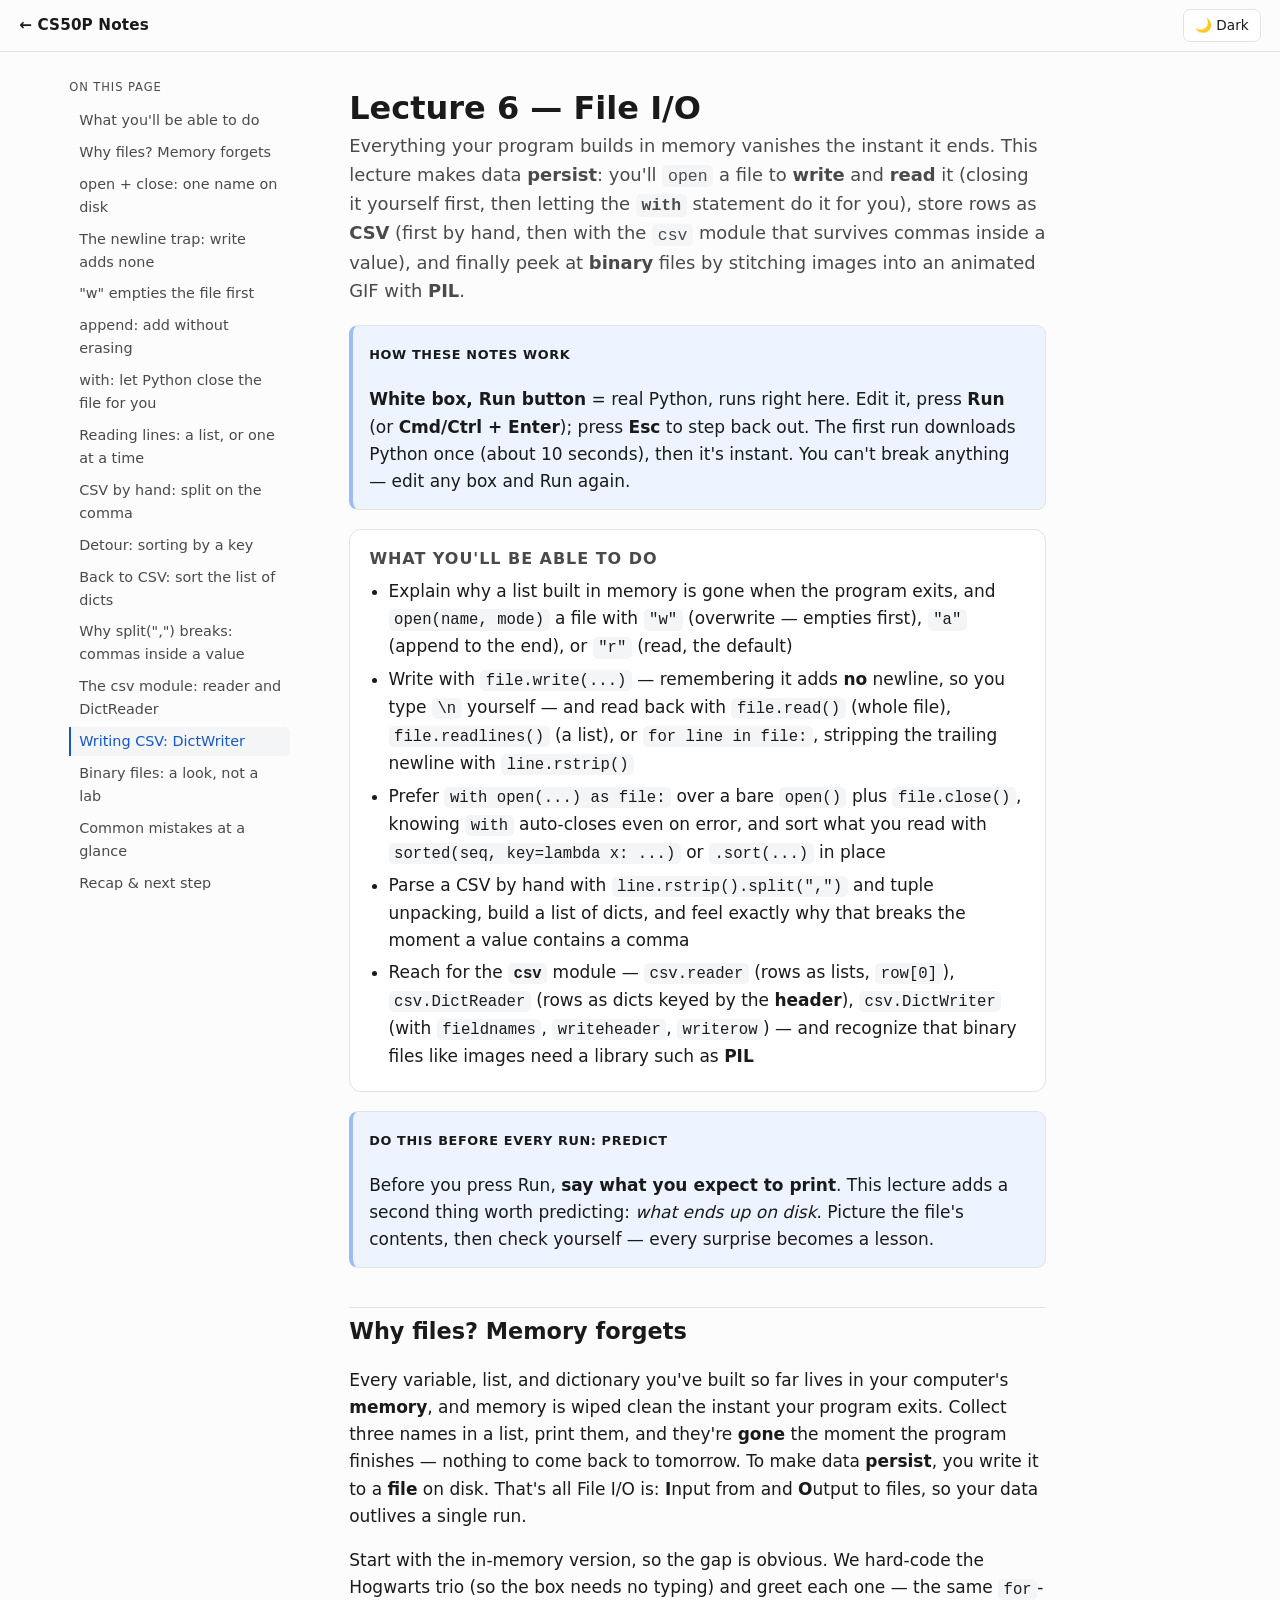
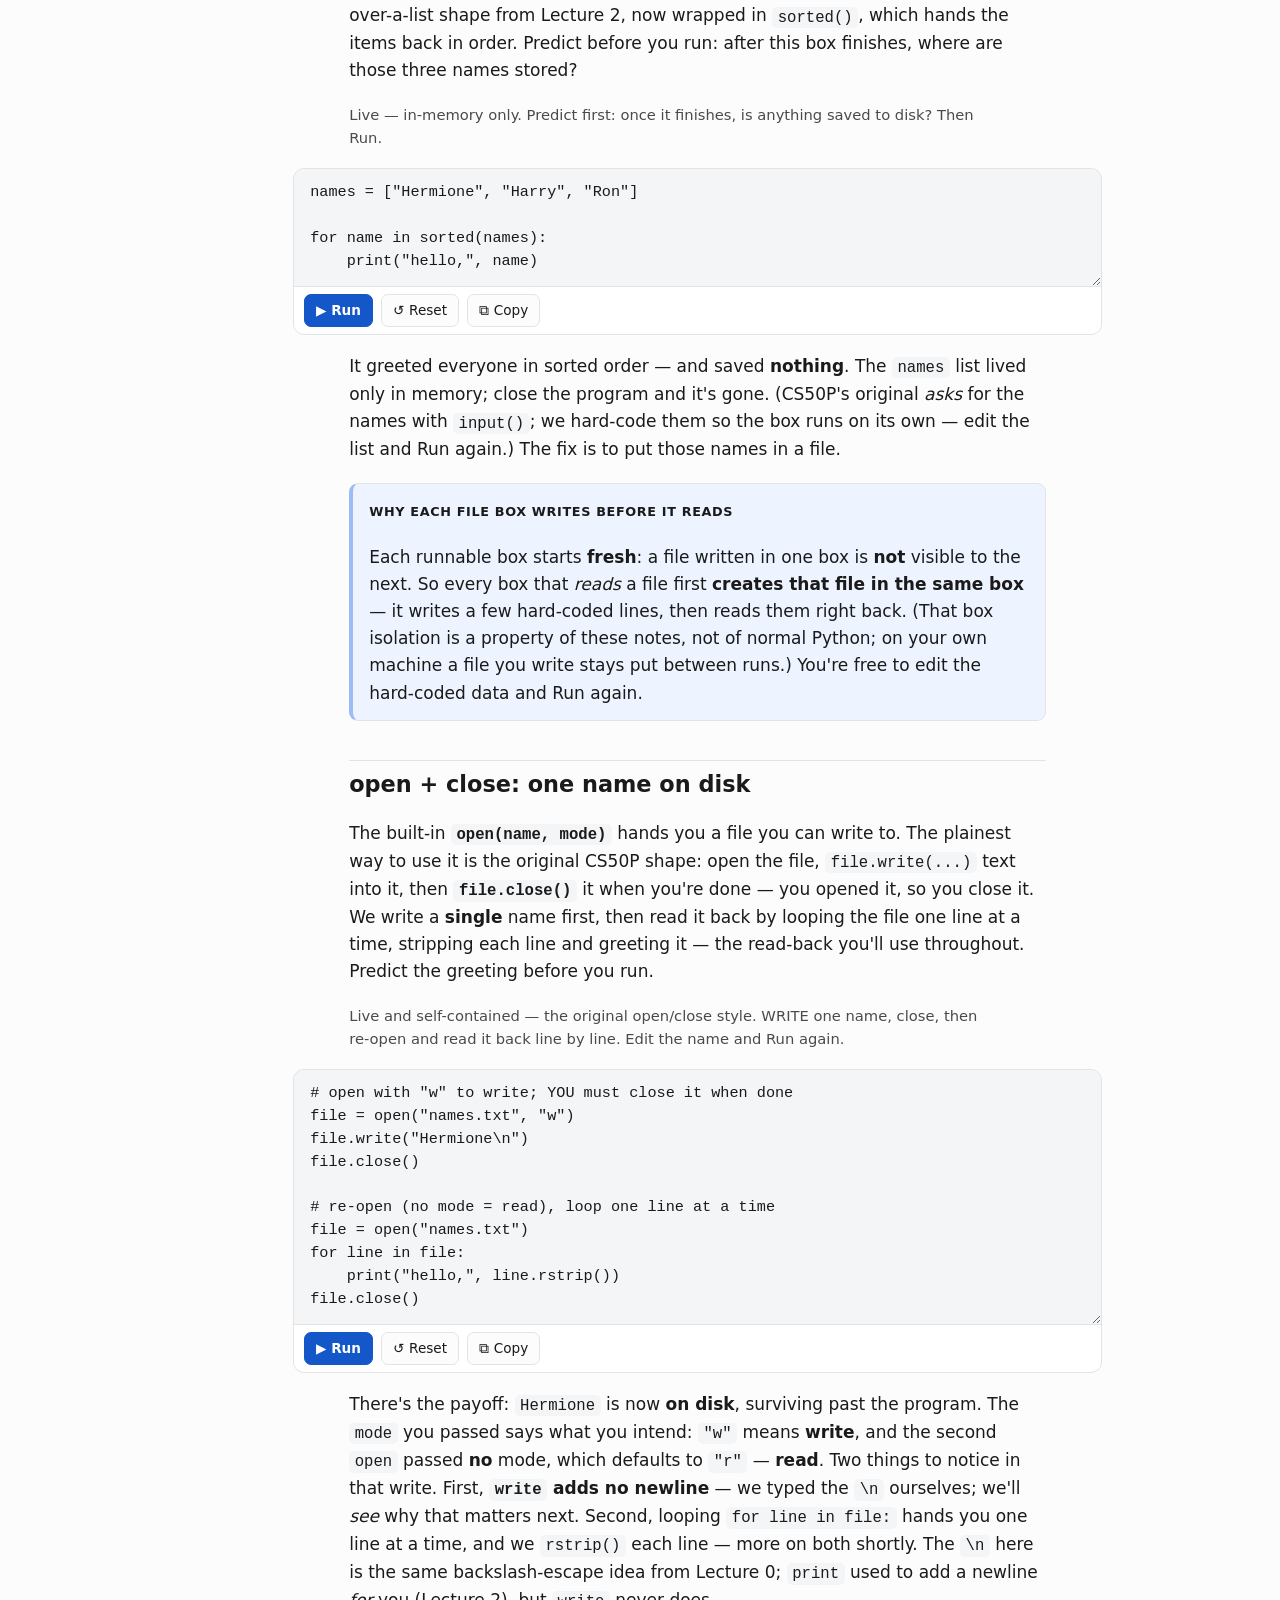
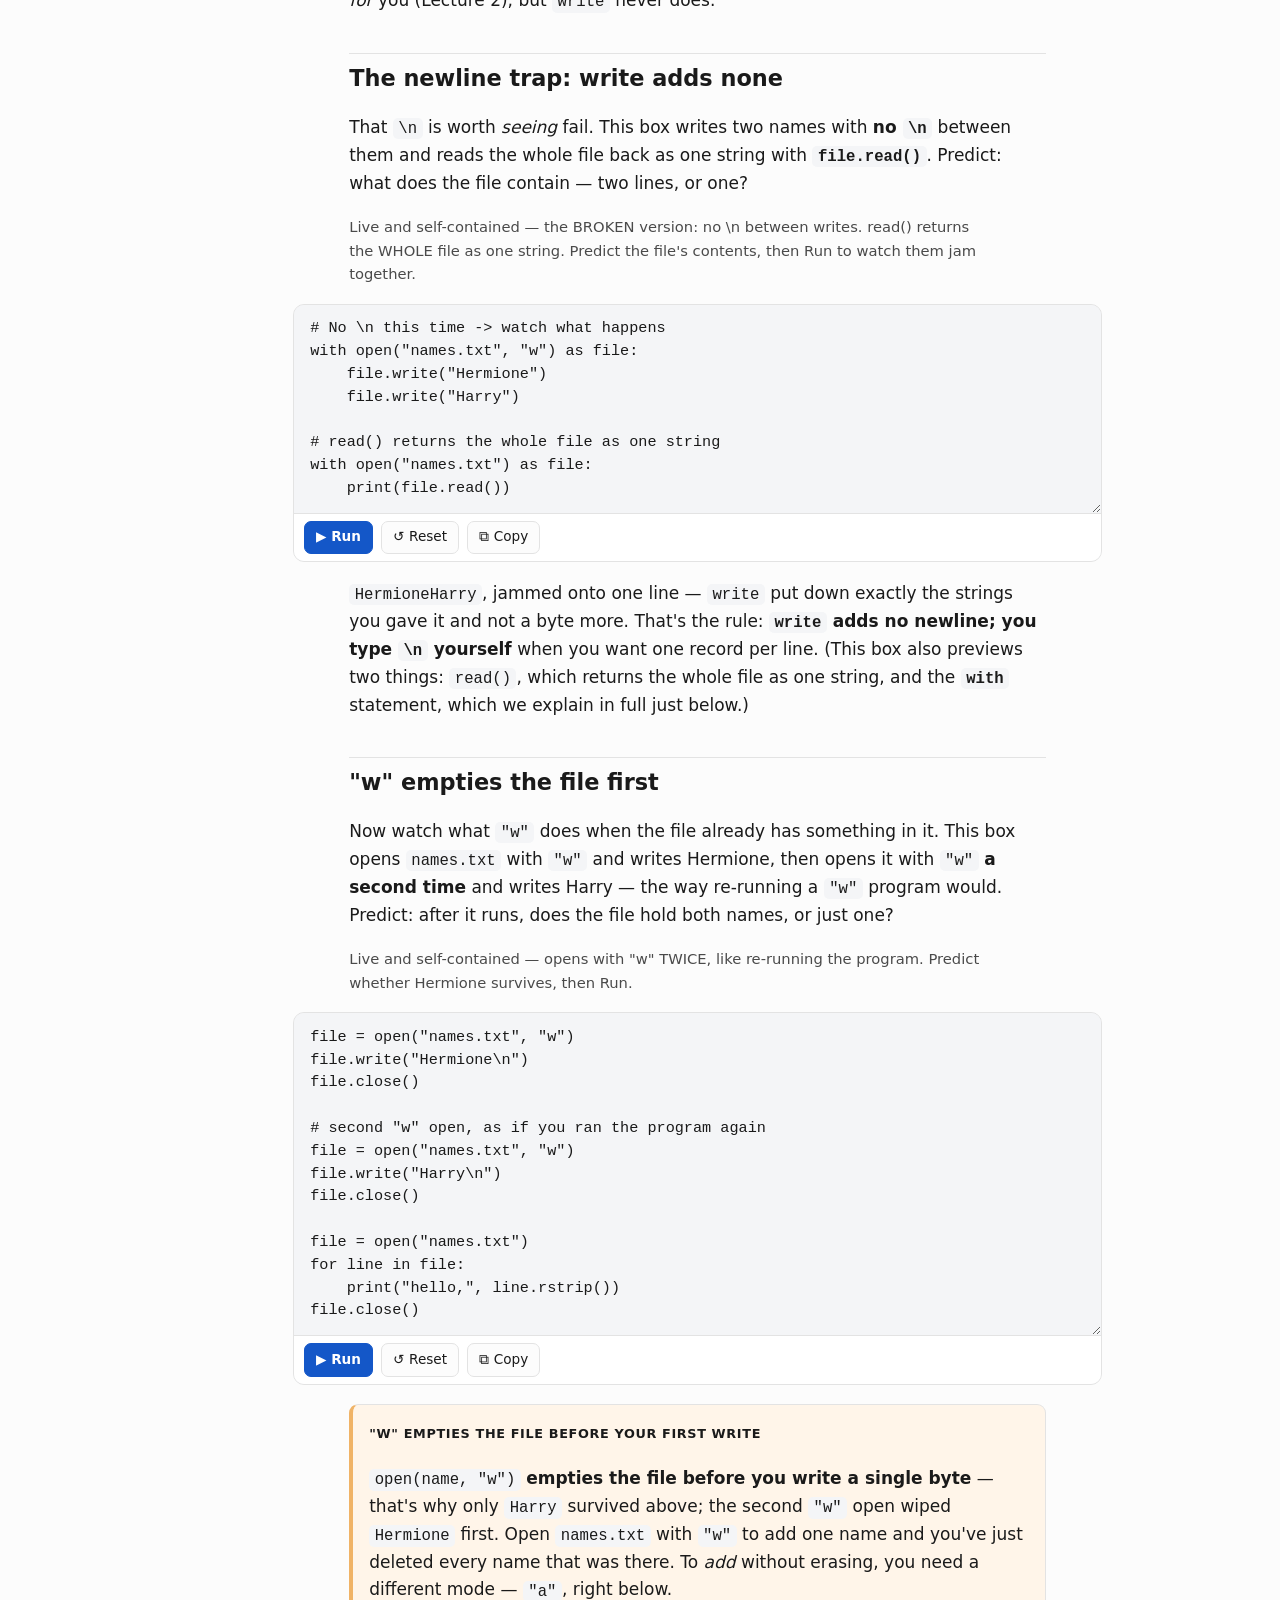
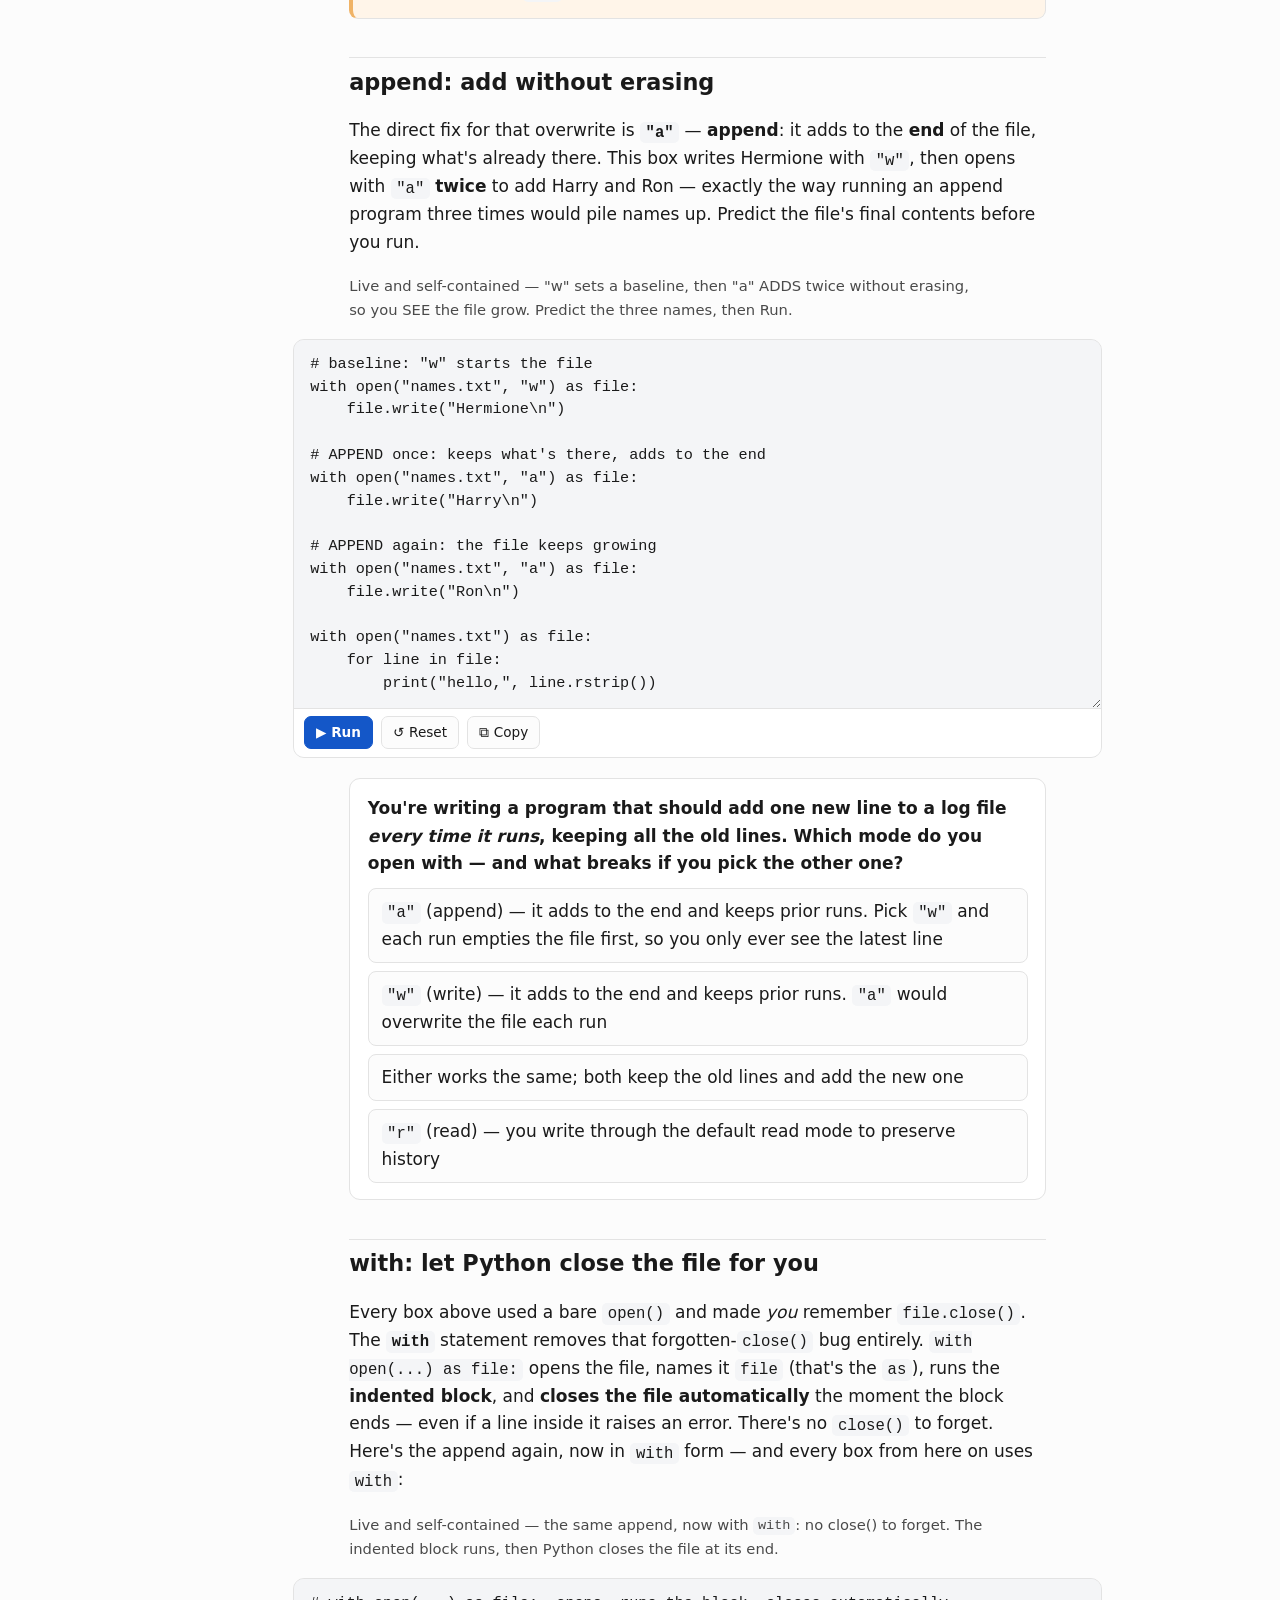
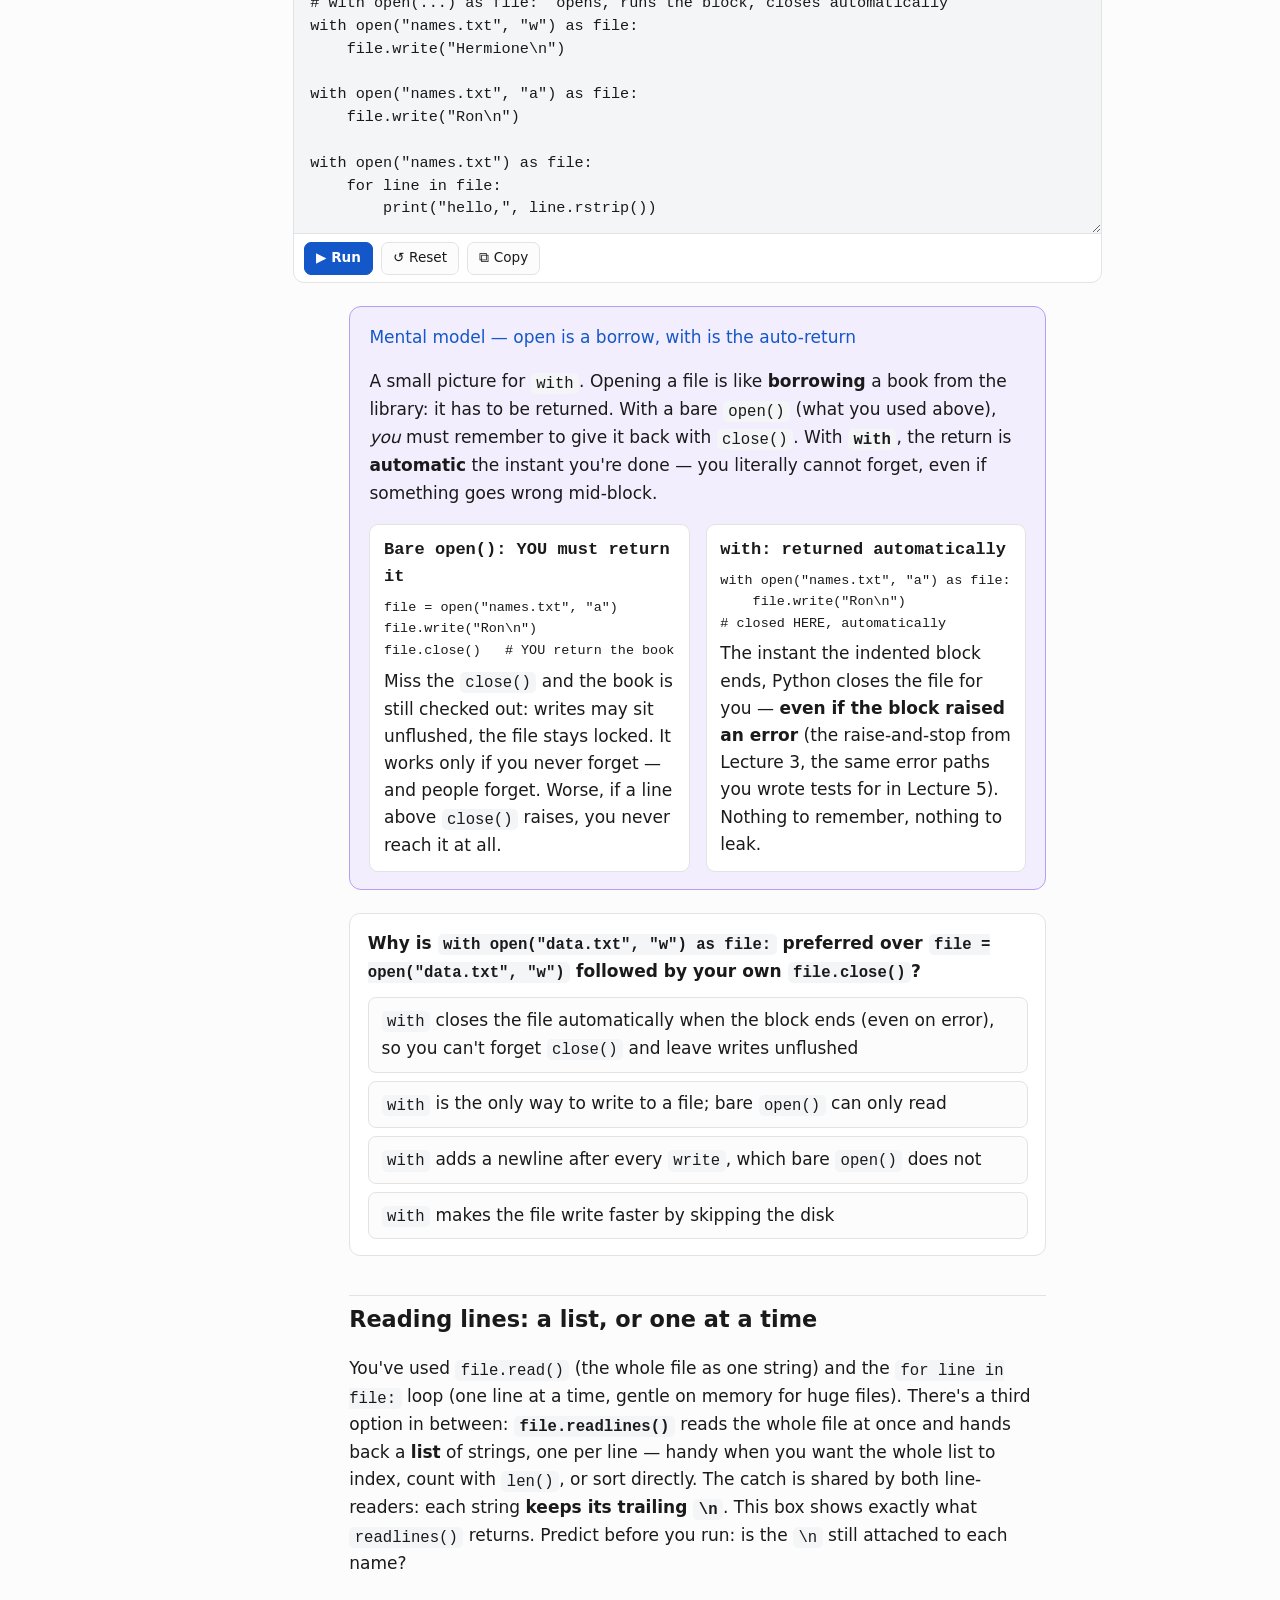
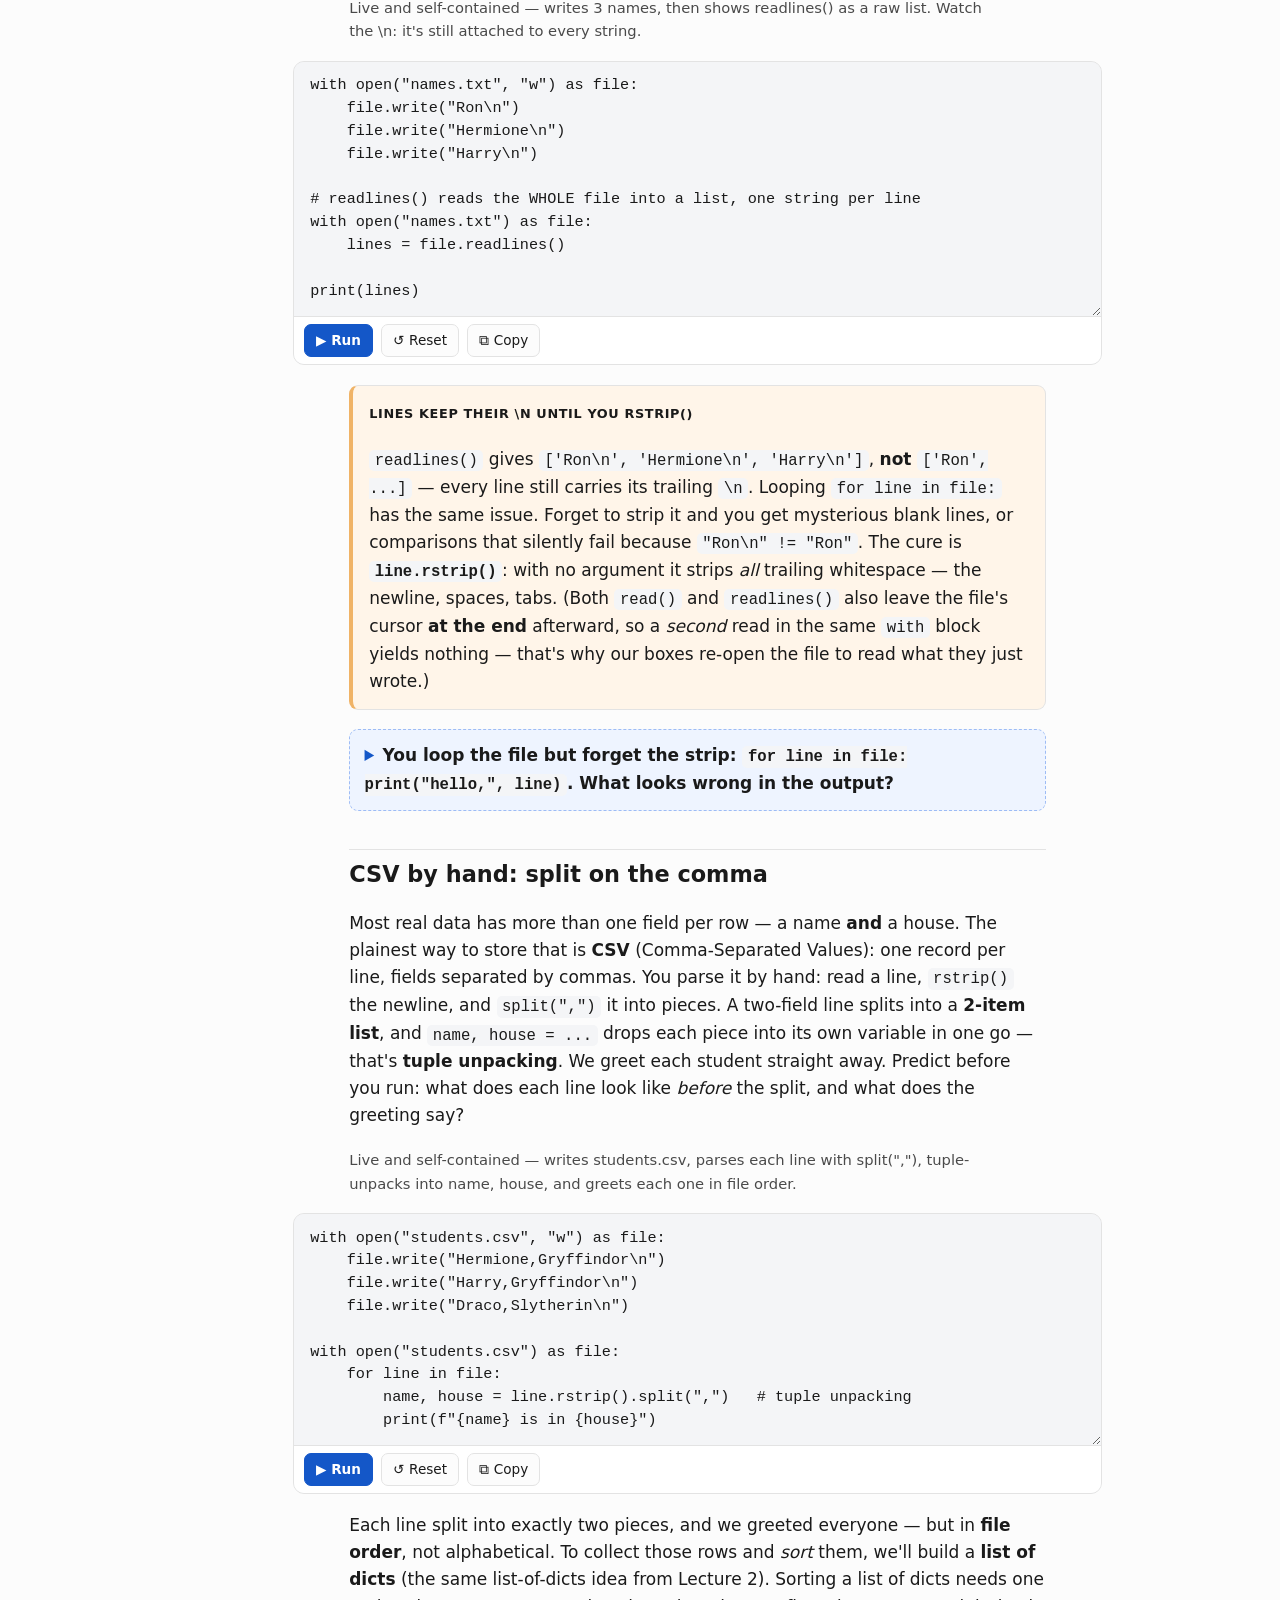
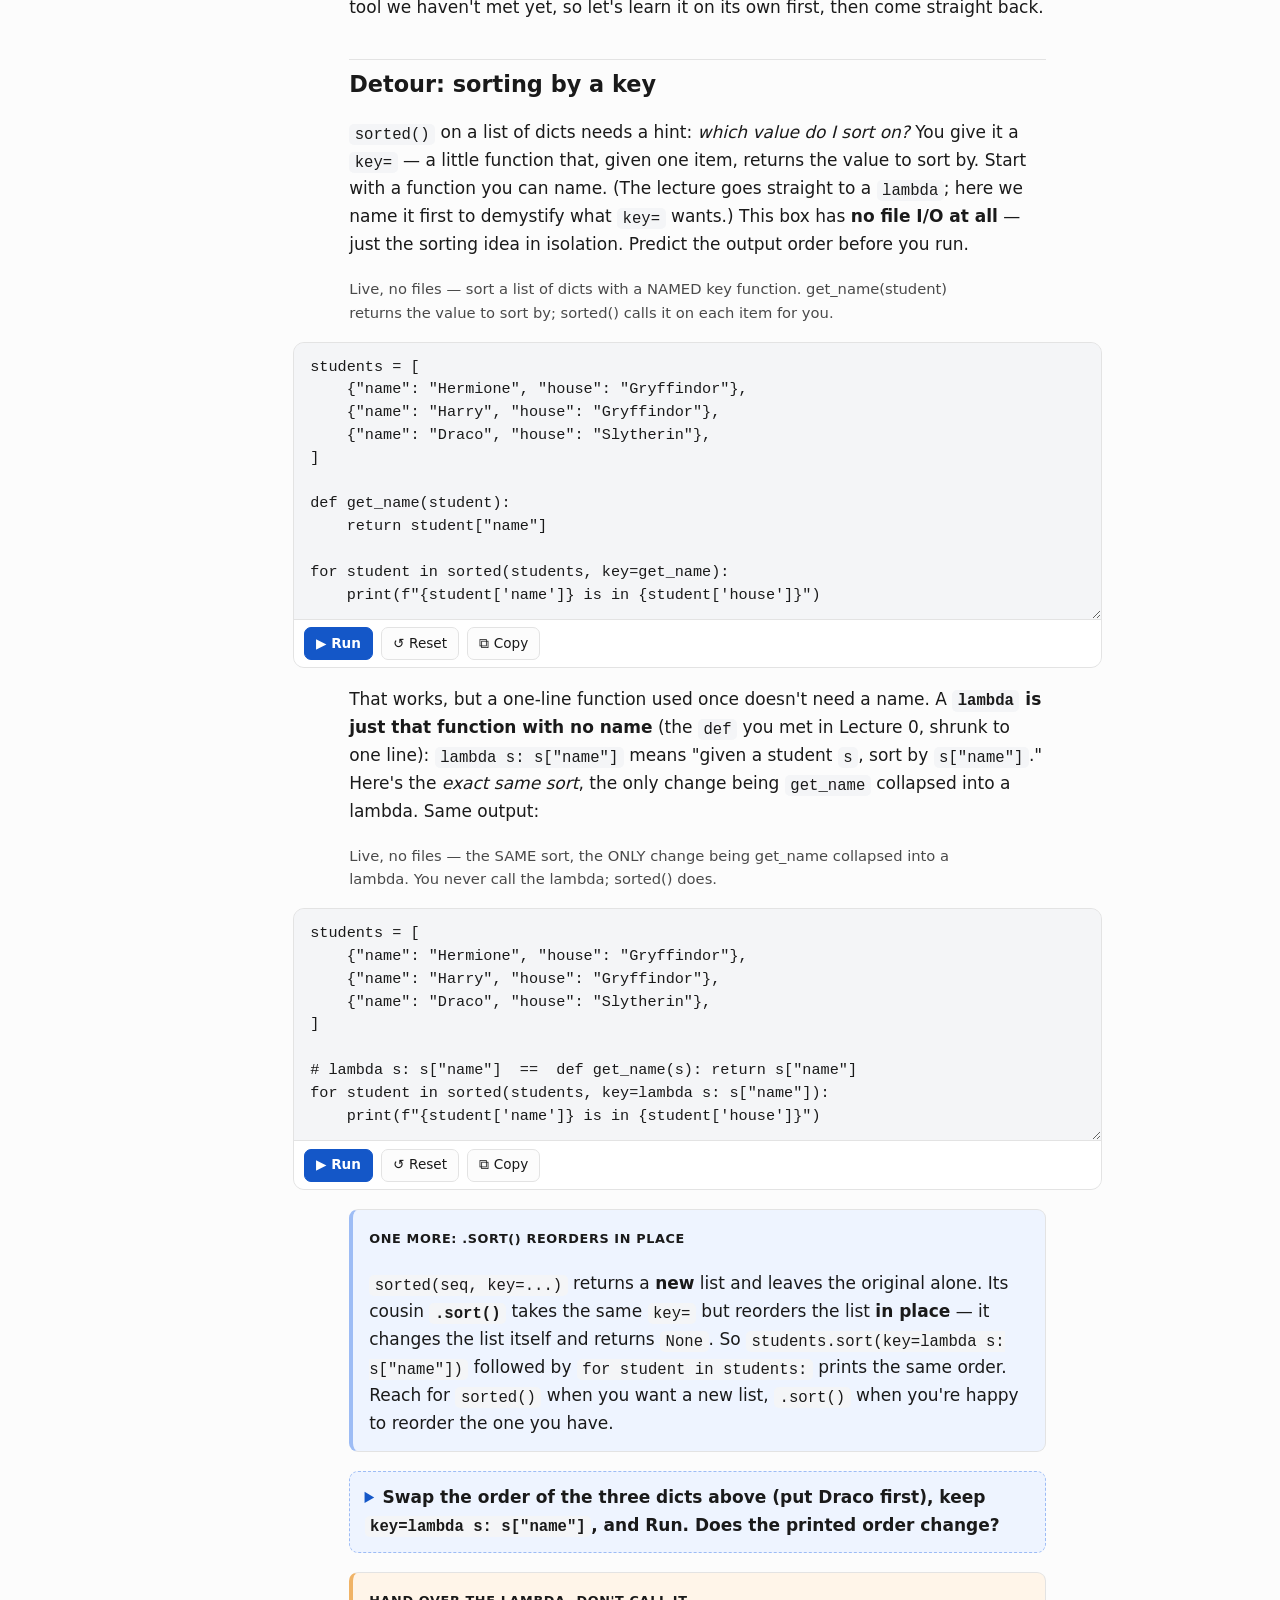
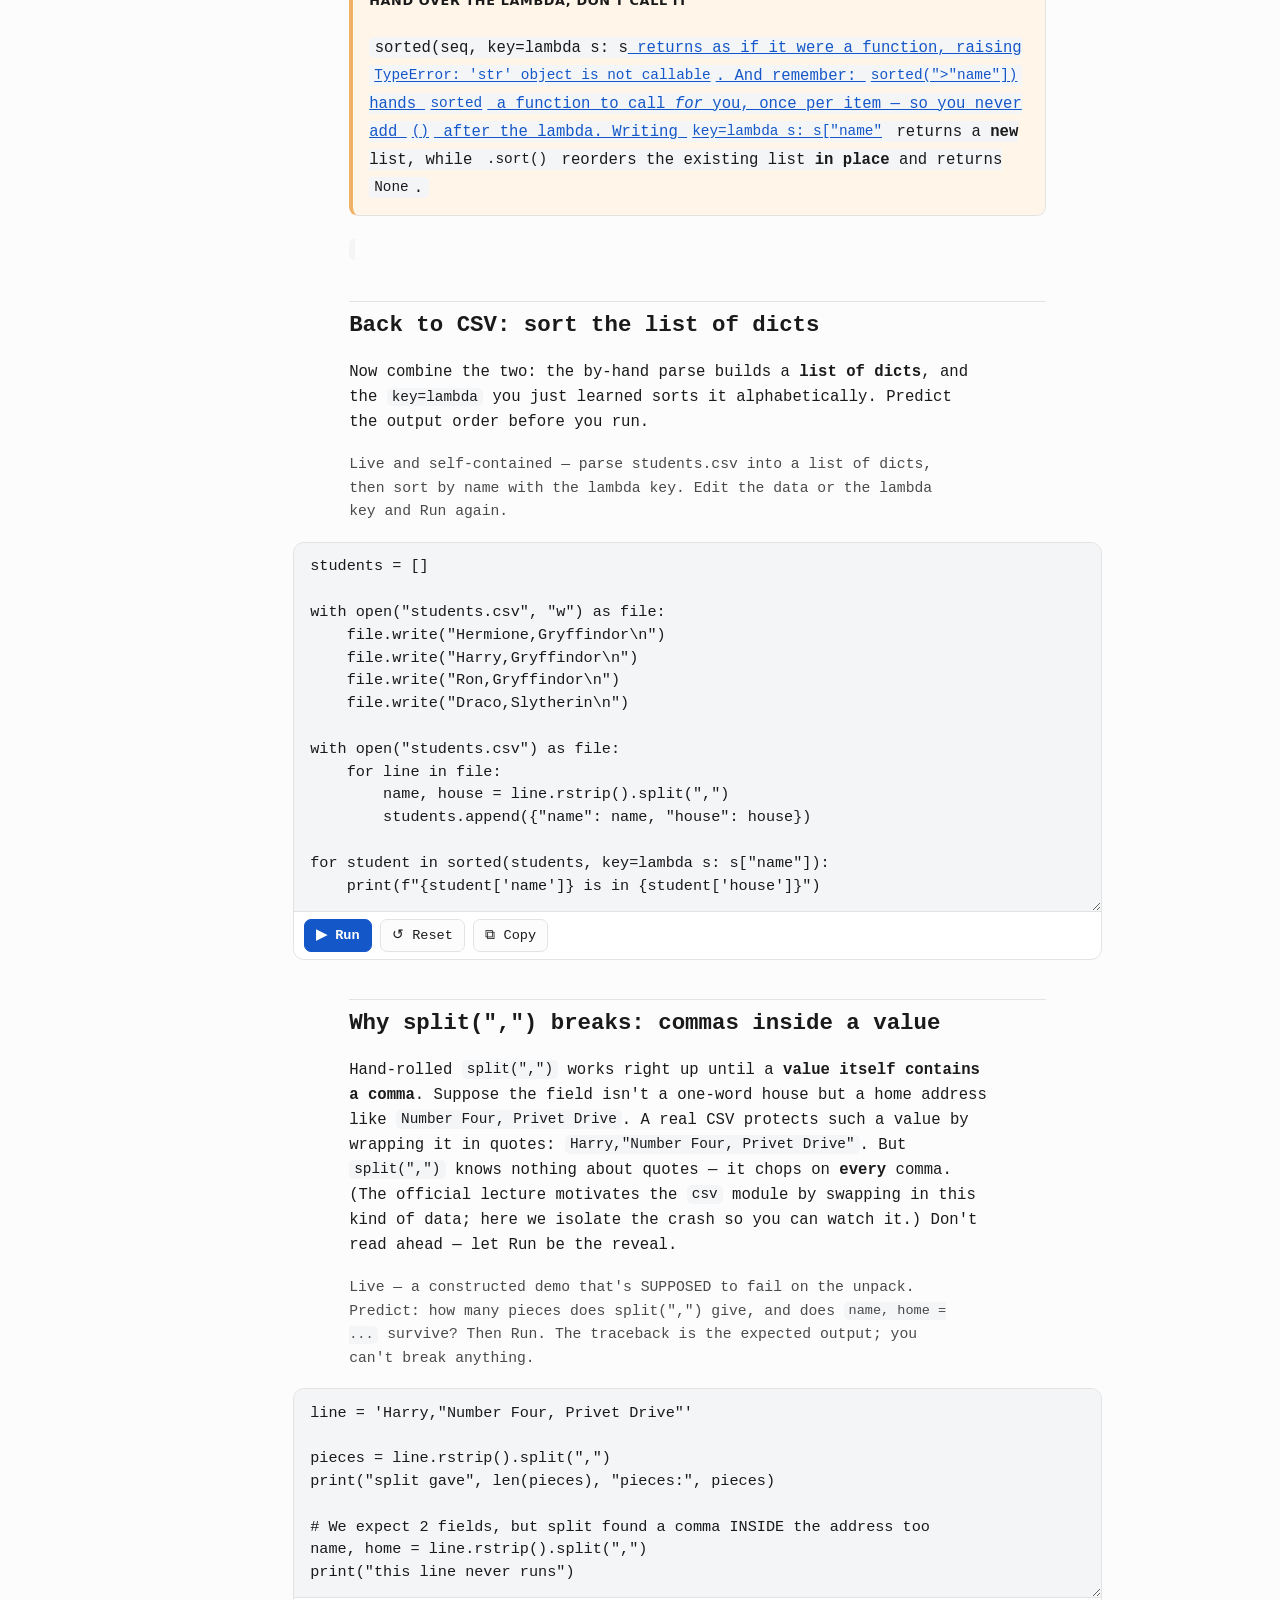
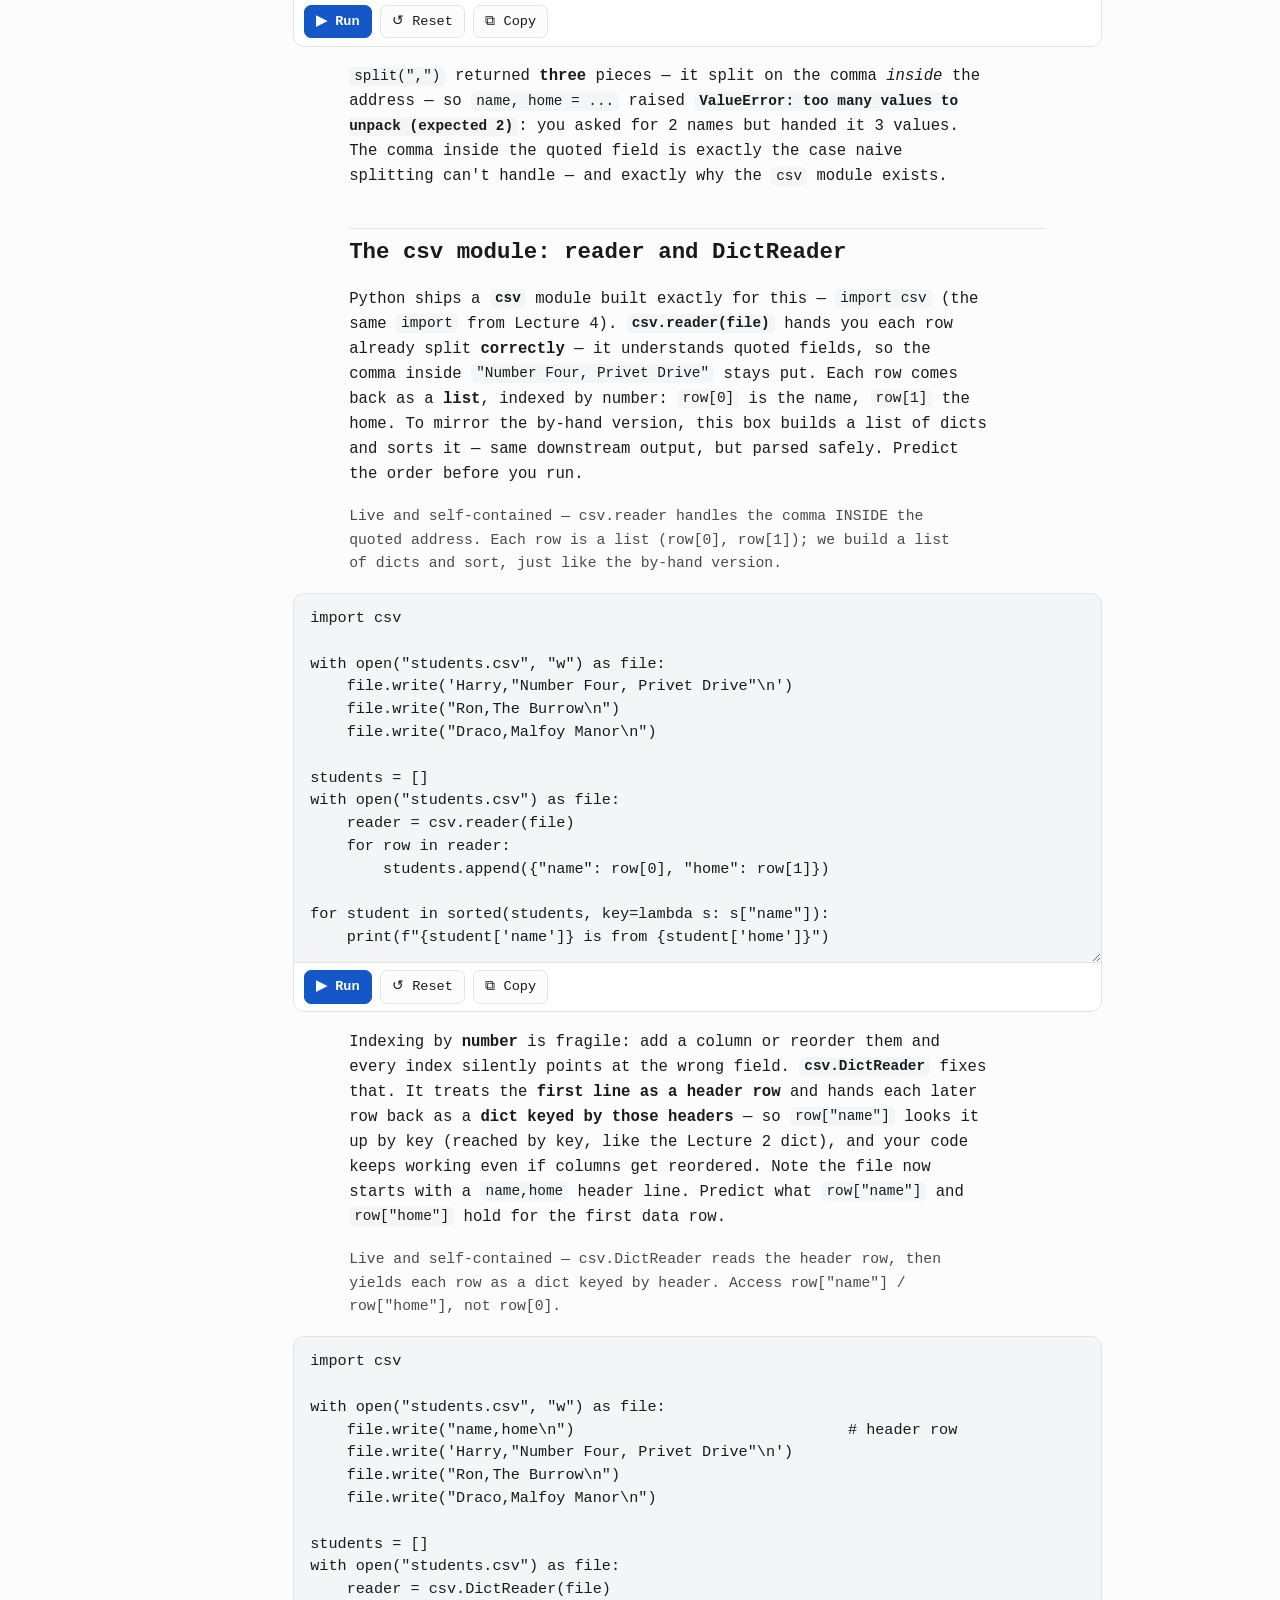
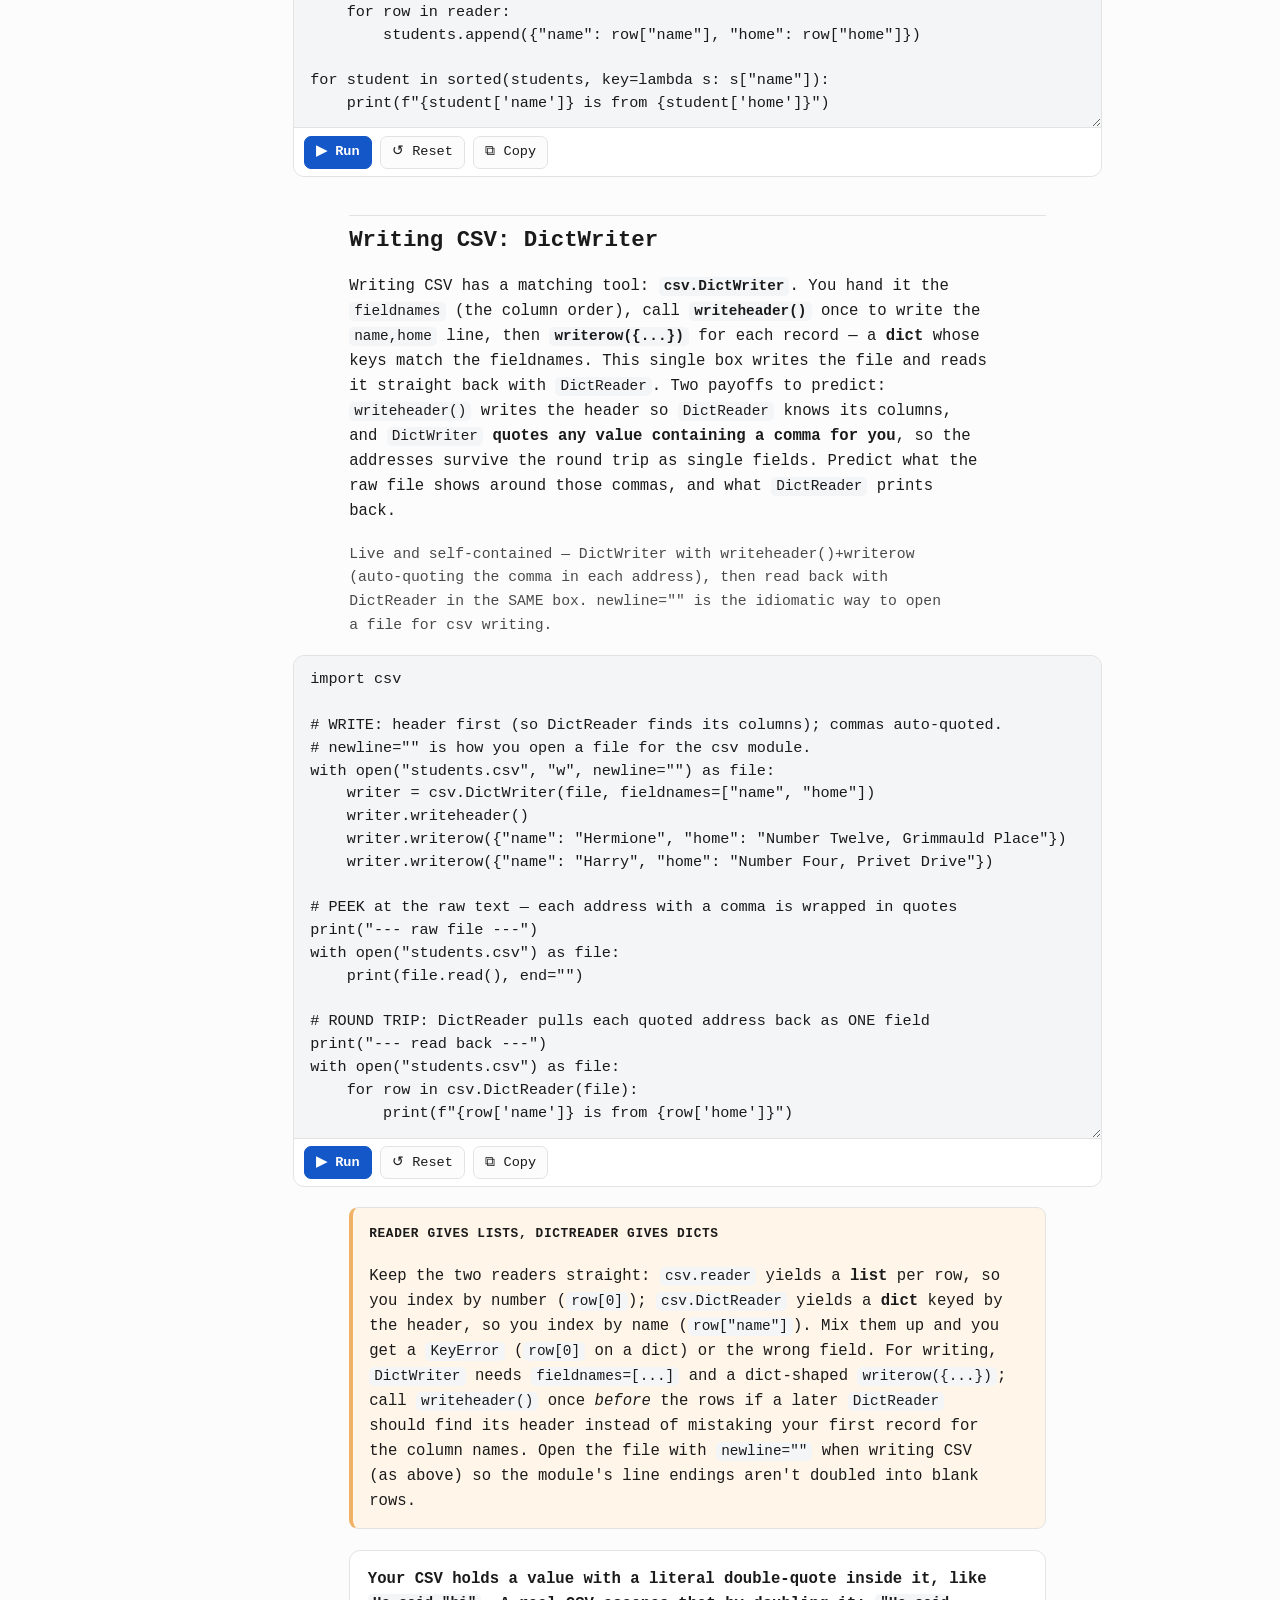
<file: lecture6.html>
<!DOCTYPE html>
<html lang="en">
<head>
<meta charset="utf-8">
<meta name="viewport" content="width=device-width, initial-scale=1">
<title>Lecture 6 — File I/O · CS50P Notes</title>
<link rel="icon" href="data:,">
<link rel="stylesheet" href="assets/notes.css">
<script>try{var t=localStorage.getItem('cs50p-theme');if(t)document.documentElement.setAttribute('data-theme',t);}catch(e){}</script>
</head>
<body>
<div id="progress"></div>

<header class="site">
  <a class="brand" href="index.html">← CS50P Notes</a>
  <span class="spacer"></span>
  <button class="theme-toggle" type="button" aria-pressed="false">🌙 Dark</button>
</header>

<div class="wrap">
<nav class="toc" aria-label="On this page">
  <details open><summary>Contents</summary><p class="toc-title">On this page</p><ol></ol></details>
</nav>

<main>
<h1>Lecture 6 — File I/O</h1>
  <p class="subtitle lead">Everything your program builds in memory vanishes the instant it ends. This lecture makes data <strong>persist</strong>: you'll <code>open</code> a file to <strong>write</strong> and <strong>read</strong> it (closing it yourself first, then letting the <strong><code>with</code></strong> statement do it for you), store rows as <strong>CSV</strong> (first by hand, then with the <code>csv</code> module that survives commas inside a value), and finally peek at <strong>binary</strong> files by stitching images into an animated GIF with <strong>PIL</strong>.</p>
  <div class="callout note"><span class="tag">How these notes work</span><p><strong>White box, Run button</strong> = real Python, runs right here. Edit it, press <strong>Run</strong> (or <strong>Cmd/Ctrl + Enter</strong>); press <strong>Esc</strong> to step back out. The first run downloads Python once (about 10 seconds), then it's instant. You can't break anything — edit any box and Run again.</p></div>
  <div class="objectives"><h2>What you'll be able to do</h2><ul><li>Explain why a list built in memory is gone when the program exits, and <code>open(name, mode)</code> a file with <code>"w"</code> (overwrite — empties first), <code>"a"</code> (append to the end), or <code>"r"</code> (read, the default)</li><li>Write with <code>file.write(...)</code> — remembering it adds <strong>no</strong> newline, so you type <code>\n</code> yourself — and read back with <code>file.read()</code> (whole file), <code>file.readlines()</code> (a list), or <code>for line in file:</code>, stripping the trailing newline with <code>line.rstrip()</code></li><li>Prefer <code>with open(...) as file:</code> over a bare <code>open()</code> plus <code>file.close()</code>, knowing <code>with</code> auto-closes even on error, and sort what you read with <code>sorted(seq, key=lambda x: ...)</code> or <code>.sort(...)</code> in place</li><li>Parse a CSV by hand with <code>line.rstrip().split(",")</code> and tuple unpacking, build a list of dicts, and feel exactly why that breaks the moment a value contains a comma</li><li>Reach for the <strong><code>csv</code></strong> module — <code>csv.reader</code> (rows as lists, <code>row[0]</code>), <code>csv.DictReader</code> (rows as dicts keyed by the <strong>header</strong>), <code>csv.DictWriter</code> (with <code>fieldnames</code>, <code>writeheader</code>, <code>writerow</code>) — and recognize that binary files like images need a library such as <strong>PIL</strong></li></ul></div>
  <div class="callout note"><span class="tag">Do this before every Run: predict</span><p>Before you press Run, <strong>say what you expect to print</strong>. This lecture adds a second thing worth predicting: <em>what ends up on disk</em>. Picture the file's contents, then check yourself — every surprise becomes a lesson.</p></div>
  <h2>Why files? Memory forgets</h2>
  <p>Every variable, list, and dictionary you've built so far lives in your computer's <strong>memory</strong>, and memory is wiped clean the instant your program exits. Collect three names in a list, print them, and they're <strong>gone</strong> the moment the program finishes — nothing to come back to tomorrow. To make data <strong>persist</strong>, you write it to a <strong>file</strong> on disk. That's all File I/O is: <strong>I</strong>nput from and <strong>O</strong>utput to files, so your data outlives a single run.</p>
  <p>Start with the in-memory version, so the gap is obvious. We hard-code the Hogwarts trio (so the box needs no typing) and greet each one — the same <code>for</code>-over-a-list shape from Lecture 2, now wrapped in <code>sorted()</code>, which hands the items back in order. Predict before you run: after this box finishes, where are those three names stored?</p>
  <p class="cell-note">Live — in-memory only. Predict first: once it finishes, is anything saved to disk? Then Run.</p><textarea class="py">names = ["Hermione", "Harry", "Ron"]

for name in sorted(names):
    print("hello,", name)</textarea>
  <p>It greeted everyone in sorted order — and saved <strong>nothing</strong>. The <code>names</code> list lived only in memory; close the program and it's gone. (CS50P's original <em>asks</em> for the names with <code>input()</code>; we hard-code them so the box runs on its own — edit the list and Run again.) The fix is to put those names in a file.</p>
  <div class="callout note"><span class="tag">Why each file box writes before it reads</span><p>Each runnable box starts <strong>fresh</strong>: a file written in one box is <strong>not</strong> visible to the next. So every box that <em>reads</em> a file first <strong>creates that file in the same box</strong> — it writes a few hard-coded lines, then reads them right back. (That box isolation is a property of these notes, not of normal Python; on your own machine a file you write stays put between runs.) You're free to edit the hard-coded data and Run again.</p></div>
  <h2>open + close: one name on disk</h2>
  <p>The built-in <strong><code>open(name, mode)</code></strong> hands you a file you can write to. The plainest way to use it is the original CS50P shape: open the file, <code>file.write(...)</code> text into it, then <strong><code>file.close()</code></strong> it when you're done — you opened it, so you close it. We write a <strong>single</strong> name first, then read it back by looping the file one line at a time, stripping each line and greeting it — the read-back you'll use throughout. Predict the greeting before you run.</p>
  <p class="cell-note">Live and self-contained — the original open/close style. WRITE one name, close, then re-open and read it back line by line. Edit the name and Run again.</p><textarea class="py"># open with "w" to write; YOU must close it when done
file = open("names.txt", "w")
file.write("Hermione\n")
file.close()

# re-open (no mode = read), loop one line at a time
file = open("names.txt")
for line in file:
    print("hello,", line.rstrip())
file.close()</textarea>
  <p>There's the payoff: <code>Hermione</code> is now <strong>on disk</strong>, surviving past the program. The <code>mode</code> you passed says what you intend: <code>"w"</code> means <strong>write</strong>, and the second <code>open</code> passed <strong>no</strong> mode, which defaults to <code>"r"</code> — <strong>read</strong>. Two things to notice in that write. First, <strong><code>write</code> adds no newline</strong> — we typed the <code>\n</code> ourselves; we'll <em>see</em> why that matters next. Second, looping <code>for line in file:</code> hands you one line at a time, and we <code>rstrip()</code> each line — more on both shortly. The <code>\n</code> here is the same backslash-escape idea from Lecture 0; <code>print</code> used to add a newline <em>for</em> you (Lecture 2), but <code>write</code> never does.</p>
  <h2>The newline trap: write adds none</h2>
  <p>That <code>\n</code> is worth <em>seeing</em> fail. This box writes two names with <strong>no <code>\n</code></strong> between them and reads the whole file back as one string with <strong><code>file.read()</code></strong>. Predict: what does the file contain — two lines, or one?</p>
  <p class="cell-note">Live and self-contained — the BROKEN version: no \n between writes. read() returns the WHOLE file as one string. Predict the file's contents, then Run to watch them jam together.</p><textarea class="py"># No \n this time -&gt; watch what happens
with open("names.txt", "w") as file:
    file.write("Hermione")
    file.write("Harry")

# read() returns the whole file as one string
with open("names.txt") as file:
    print(file.read())</textarea>
  <p><code>HermioneHarry</code>, jammed onto one line — <code>write</code> put down exactly the strings you gave it and not a byte more. That's the rule: <strong><code>write</code> adds no newline; you type <code>\n</code> yourself</strong> when you want one record per line. (This box also previews two things: <code>read()</code>, which returns the whole file as one string, and the <strong><code>with</code></strong> statement, which we explain in full just below.)</p>
  <h2>"w" empties the file first</h2>
  <p>Now watch what <code>"w"</code> does when the file already has something in it. This box opens <code>names.txt</code> with <code>"w"</code> and writes Hermione, then opens it with <code>"w"</code> <strong>a second time</strong> and writes Harry — the way re-running a <code>"w"</code> program would. Predict: after it runs, does the file hold both names, or just one?</p>
  <p class="cell-note">Live and self-contained — opens with "w" TWICE, like re-running the program. Predict whether Hermione survives, then Run.</p><textarea class="py">file = open("names.txt", "w")
file.write("Hermione\n")
file.close()

# second "w" open, as if you ran the program again
file = open("names.txt", "w")
file.write("Harry\n")
file.close()

file = open("names.txt")
for line in file:
    print("hello,", line.rstrip())
file.close()</textarea>
  <div class="callout gotcha"><span class="tag">"w" empties the file before your first write</span><p><code>open(name, "w")</code> <strong>empties the file before you write a single byte</strong> — that's why only <code>Harry</code> survived above; the second <code>"w"</code> open wiped <code>Hermione</code> first. Open <code>names.txt</code> with <code>"w"</code> to add one name and you've just deleted every name that was there. To <em>add</em> without erasing, you need a different mode — <code>"a"</code>, right below.</p></div>
  <h2>append: add without erasing</h2>
  <p>The direct fix for that overwrite is <strong><code>"a"</code></strong> — <strong>append</strong>: it adds to the <strong>end</strong> of the file, keeping what's already there. This box writes Hermione with <code>"w"</code>, then opens with <code>"a"</code> <strong>twice</strong> to add Harry and Ron — exactly the way running an append program three times would pile names up. Predict the file's final contents before you run.</p>
  <p class="cell-note">Live and self-contained — "w" sets a baseline, then "a" ADDS twice without erasing, so you SEE the file grow. Predict the three names, then Run.</p><textarea class="py"># baseline: "w" starts the file
with open("names.txt", "w") as file:
    file.write("Hermione\n")

# APPEND once: keeps what's there, adds to the end
with open("names.txt", "a") as file:
    file.write("Harry\n")

# APPEND again: the file keeps growing
with open("names.txt", "a") as file:
    file.write("Ron\n")

with open("names.txt") as file:
    for line in file:
        print("hello,", line.rstrip())</textarea>
  <div class="quiz"><p class="quiz-q">You're writing a program that should add one new line to a log file <em>every time it runs</em>, keeping all the old lines. Which mode do you open with — and what breaks if you pick the other one?</p><div class="opts"><button class="opt" type="button" data-correct><code>"a"</code> (append) — it adds to the end and keeps prior runs. Pick <code>"w"</code> and each run empties the file first, so you only ever see the latest line</button><button class="opt" type="button"><code>"w"</code> (write) — it adds to the end and keeps prior runs. <code>"a"</code> would overwrite the file each run</button><button class="opt" type="button">Either works the same; both keep the old lines and add the new one</button><button class="opt" type="button"><code>"r"</code> (read) — you write through the default read mode to preserve history</button></div><div class="why">A log that grows across runs needs <code>"a"</code> (append): it keeps what's there and adds to the end. <code>"w"</code> <strong>truncates the file to empty before writing</strong>, so each run would wipe every earlier line and leave only the newest — the classic way to lose data by reaching for the wrong mode. <code>"r"</code> can't write at all.</div></div>
  <h2>with: let Python close the file for you</h2>
  <p>Every box above used a bare <code>open()</code> and made <em>you</em> remember <code>file.close()</code>. The <strong><code>with</code></strong> statement removes that forgotten-<code>close()</code> bug entirely. <code>with open(...) as file:</code> opens the file, names it <code>file</code> (that's the <code>as</code>), runs the <strong>indented block</strong>, and <strong>closes the file automatically</strong> the moment the block ends — even if a line inside it raises an error. There's no <code>close()</code> to forget. Here's the append again, now in <code>with</code> form — and every box from here on uses <code>with</code>:</p>
  <p class="cell-note">Live and self-contained — the same append, now with <code>with</code>: no close() to forget. The indented block runs, then Python closes the file at its end.</p><textarea class="py"># with open(...) as file:  opens, runs the block, closes automatically
with open("names.txt", "w") as file:
    file.write("Hermione\n")

with open("names.txt", "a") as file:
    file.write("Ron\n")

with open("names.txt") as file:
    for line in file:
        print("hello,", line.rstrip())</textarea>
  <div class="mental-model"><span class="tag">Mental model — open is a borrow, with is the auto-return</span><p>A small picture for <code>with</code>. Opening a file is like <strong>borrowing</strong> a book from the library: it has to be returned. With a bare <code>open()</code> (what you used above), <em>you</em> must remember to give it back with <code>close()</code>. With <strong><code>with</code></strong>, the return is <strong>automatic</strong> the instant you're done — you literally cannot forget, even if something goes wrong mid-block.</p><div class="mm-diagram"><div class="mm-card"><b>Bare open(): YOU must return it</b><pre style="margin:.4rem 0;font-family:var(--mono);font-size:.84rem;white-space:pre-wrap;overflow-x:auto">file = open("names.txt", "a")
file.write("Ron\n")
file.close()   # YOU return the book</pre><span>Miss the <code>close()</code> and the book is still checked out: writes may sit unflushed, the file stays locked. It works only if you never forget — and people forget. Worse, if a line above <code>close()</code> raises, you never reach it at all.</span></div><div class="mm-card"><b>with: returned automatically</b><pre style="margin:.4rem 0;font-family:var(--mono);font-size:.84rem;white-space:pre-wrap;overflow-x:auto">with open("names.txt", "a") as file:
    file.write("Ron\n")
# closed HERE, automatically</pre><span>The instant the indented block ends, Python closes the file for you — <strong>even if the block raised an error</strong> (the raise-and-stop from Lecture 3, the same error paths you wrote tests for in Lecture 5). Nothing to remember, nothing to leak.</span></div></div></div>
  <div class="quiz"><p class="quiz-q">Why is <code>with open("data.txt", "w") as file:</code> preferred over <code>file = open("data.txt", "w")</code> followed by your own <code>file.close()</code>?</p><div class="opts"><button class="opt" type="button" data-correct><code>with</code> closes the file automatically when the block ends (even on error), so you can't forget <code>close()</code> and leave writes unflushed</button><button class="opt" type="button"><code>with</code> is the only way to write to a file; bare <code>open()</code> can only read</button><button class="opt" type="button"><code>with</code> adds a newline after every <code>write</code>, which bare <code>open()</code> does not</button><button class="opt" type="button"><code>with</code> makes the file write faster by skipping the disk</button></div><div class="why"><code>with</code> guarantees the file is <strong>closed</strong> when the block finishes — including if an exception is raised inside it. A bare <code>open()</code> puts that on you, and a forgotten <code>close()</code> can leave buffered writes unflushed or the file locked. Both can write <em>and</em> read; <code>write</code> never adds a newline either way; and <code>with</code> doesn't change disk speed.</div></div>
  <h2>Reading lines: a list, or one at a time</h2>
  <p>You've used <code>file.read()</code> (the whole file as one string) and the <code>for line in file:</code> loop (one line at a time, gentle on memory for huge files). There's a third option in between: <strong><code>file.readlines()</code></strong> reads the whole file at once and hands back a <strong>list</strong> of strings, one per line — handy when you want the whole list to index, count with <code>len()</code>, or sort directly. The catch is shared by both line-readers: each string <strong>keeps its trailing <code>\n</code></strong>. This box shows exactly what <code>readlines()</code> returns. Predict before you run: is the <code>\n</code> still attached to each name?</p>
  <p class="cell-note">Live and self-contained — writes 3 names, then shows readlines() as a raw list. Watch the \n: it's still attached to every string.</p><textarea class="py">with open("names.txt", "w") as file:
    file.write("Ron\n")
    file.write("Hermione\n")
    file.write("Harry\n")

# readlines() reads the WHOLE file into a list, one string per line
with open("names.txt") as file:
    lines = file.readlines()

print(lines)</textarea>
  <div class="callout gotcha"><span class="tag">Lines keep their \n until you rstrip()</span><p><code>readlines()</code> gives <code>['Ron\n', 'Hermione\n', 'Harry\n']</code>, <strong>not</strong> <code>['Ron', ...]</code> — every line still carries its trailing <code>\n</code>. Looping <code>for line in file:</code> has the same issue. Forget to strip it and you get mysterious blank lines, or comparisons that silently fail because <code>"Ron\n" != "Ron"</code>. The cure is <strong><code>line.rstrip()</code></strong>: with no argument it strips <em>all</em> trailing whitespace — the newline, spaces, tabs. (Both <code>read()</code> and <code>readlines()</code> also leave the file's cursor <strong>at the end</strong> afterward, so a <em>second</em> read in the same <code>with</code> block yields nothing — that's why our boxes re-open the file to read what they just wrote.)</p></div>
  <details class="predict"><summary>You loop the file but forget the strip: <code>for line in file: print("hello,", line)</code>. What looks wrong in the output?</summary><div style="margin:.2rem 0 .6rem"><p>A <strong>blank line after every greeting</strong>. Each <code>line</code> is still <code>"Ron\n"</code>, and <code>print</code> adds its own <code>\n</code> on the end — so you get two <code>\n</code> total, which renders as one blank line between greetings. <code>line.rstrip()</code> removes the file's trailing <code>\n</code> so only <code>print</code>'s newline remains. The same hidden <code>\n</code> is why <code>"Ron\n" == "Ron"</code> is False, which quietly breaks lookups and comparisons.</p></div></details>
  <h2>CSV by hand: split on the comma</h2>
  <p>Most real data has more than one field per row — a name <strong>and</strong> a house. The plainest way to store that is <strong>CSV</strong> (Comma-Separated Values): one record per line, fields separated by commas. You parse it by hand: read a line, <code>rstrip()</code> the newline, and <code>split(",")</code> it into pieces. A two-field line splits into a <strong>2-item list</strong>, and <code>name, house = ...</code> drops each piece into its own variable in one go — that's <strong>tuple unpacking</strong>. We greet each student straight away. Predict before you run: what does each line look like <em>before</em> the split, and what does the greeting say?</p>
  <p class="cell-note">Live and self-contained — writes students.csv, parses each line with split(","), tuple-unpacks into name, house, and greets each one in file order.</p><textarea class="py">with open("students.csv", "w") as file:
    file.write("Hermione,Gryffindor\n")
    file.write("Harry,Gryffindor\n")
    file.write("Draco,Slytherin\n")

with open("students.csv") as file:
    for line in file:
        name, house = line.rstrip().split(",")   # tuple unpacking
        print(f"{name} is in {house}")</textarea>
  <p>Each line split into exactly two pieces, and we greeted everyone — but in <strong>file order</strong>, not alphabetical. To collect those rows and <em>sort</em> them, we'll build a <strong>list of dicts</strong> (the same list-of-dicts idea from Lecture 2). Sorting a list of dicts needs one tool we haven't met yet, so let's learn it on its own first, then come straight back.</p>
  <h2>Detour: sorting by a key</h2>
  <p><code>sorted()</code> on a list of dicts needs a hint: <em>which value do I sort on?</em> You give it a <code>key=</code> — a little function that, given one item, returns the value to sort by. Start with a function you can name. (The lecture goes straight to a <code>lambda</code>; here we name it first to demystify what <code>key=</code> wants.) This box has <strong>no file I/O at all</strong> — just the sorting idea in isolation. Predict the output order before you run.</p>
  <p class="cell-note">Live, no files — sort a list of dicts with a NAMED key function. get_name(student) returns the value to sort by; sorted() calls it on each item for you.</p><textarea class="py">students = [
    {"name": "Hermione", "house": "Gryffindor"},
    {"name": "Harry", "house": "Gryffindor"},
    {"name": "Draco", "house": "Slytherin"},
]

def get_name(student):
    return student["name"]

for student in sorted(students, key=get_name):
    print(f"{student['name']} is in {student['house']}")</textarea>
  <p>That works, but a one-line function used once doesn't need a name. A <strong><code>lambda</code> is just that function with no name</strong> (the <code>def</code> you met in Lecture 0, shrunk to one line): <code>lambda s: s["name"]</code> means "given a student <code>s</code>, sort by <code>s["name"]</code>." Here's the <em>exact same sort</em>, the only change being <code>get_name</code> collapsed into a lambda. Same output:</p>
  <p class="cell-note">Live, no files — the SAME sort, the ONLY change being get_name collapsed into a lambda. You never call the lambda; sorted() does.</p><textarea class="py">students = [
    {"name": "Hermione", "house": "Gryffindor"},
    {"name": "Harry", "house": "Gryffindor"},
    {"name": "Draco", "house": "Slytherin"},
]

# lambda s: s["name"]  ==  def get_name(s): return s["name"]
for student in sorted(students, key=lambda s: s["name"]):
    print(f"{student['name']} is in {student['house']}")</textarea>
  <div class="callout note"><span class="tag">One more: .sort() reorders in place</span><p><code>sorted(seq, key=...)</code> returns a <strong>new</strong> list and leaves the original alone. Its cousin <strong><code>.sort()</code></strong> takes the same <code>key=</code> but reorders the list <strong>in place</strong> — it changes the list itself and returns <code>None</code>. So <code>students.sort(key=lambda s: s["name"])</code> followed by <code>for student in students:</code> prints the same order. Reach for <code>sorted()</code> when you want a new list, <code>.sort()</code> when you're happy to reorder the one you have.</p></div>
  <details class="predict"><summary>Swap the order of the three dicts above (put Draco first), keep <code>key=lambda s: s["name"]</code>, and Run. Does the <strong>printed</strong> order change?</summary><div style="margin:.2rem 0 .6rem"><p>No — the printed order stays <strong>Draco, Harry, Hermione</strong>, alphabetical by name. <code>sorted</code> calls the lambda on each item to get its sort key, then orders by that key, so the <em>starting</em> arrangement doesn't matter. (Reminder: you never call the lambda yourself or add <code>()</code> after it — <code>sorted</code> calls it for you.)</p></div></details>
  <div class="callout gotcha"><span class="tag">Hand over the lambda, don't call it</span><p><code>sorted(seq, key=lambda s: s<a href=")</code> tries to call the string that <code>s["name"]</code> returns as if it were a function, raising <code>TypeError: 'str' object is not callable</code>. And remember: <code>sorted(">"name"])</code> hands <code>sorted</code> a function to call <em>for</em> you, once per item — so you never add <code>()</code> after the lambda. Writing <code>key=lambda s: s["name"</a></code> returns a <strong>new</strong> list, while <code>.sort()</code> reorders the existing list <strong>in place</strong> and returns <code>None</code>.</p></div>
  <h2>Back to CSV: sort the list of dicts</h2>
  <p>Now combine the two: the by-hand parse builds a <strong>list of dicts</strong>, and the <code>key=lambda</code> you just learned sorts it alphabetically. Predict the output order before you run.</p>
  <p class="cell-note">Live and self-contained — parse students.csv into a list of dicts, then sort by name with the lambda key. Edit the data or the lambda key and Run again.</p><textarea class="py">students = []

with open("students.csv", "w") as file:
    file.write("Hermione,Gryffindor\n")
    file.write("Harry,Gryffindor\n")
    file.write("Ron,Gryffindor\n")
    file.write("Draco,Slytherin\n")

with open("students.csv") as file:
    for line in file:
        name, house = line.rstrip().split(",")
        students.append({"name": name, "house": house})

for student in sorted(students, key=lambda s: s["name"]):
    print(f"{student['name']} is in {student['house']}")</textarea>
  <h2>Why split(",") breaks: commas inside a value</h2>
  <p>Hand-rolled <code>split(",")</code> works right up until a <strong>value itself contains a comma</strong>. Suppose the field isn't a one-word house but a home address like <code>Number Four, Privet Drive</code>. A real CSV protects such a value by wrapping it in quotes: <code>Harry,"Number Four, Privet Drive"</code>. But <code>split(",")</code> knows nothing about quotes — it chops on <strong>every</strong> comma. (The official lecture motivates the <code>csv</code> module by swapping in this kind of data; here we isolate the crash so you can watch it.) Don't read ahead — let Run be the reveal.</p>
  <p class="cell-note">Live — a constructed demo that's SUPPOSED to fail on the unpack. Predict: how many pieces does split(",") give, and does <code>name, home = ...</code> survive? Then Run. The traceback is the expected output; you can't break anything.</p><textarea class="py">line = 'Harry,"Number Four, Privet Drive"'

pieces = line.rstrip().split(",")
print("split gave", len(pieces), "pieces:", pieces)

# We expect 2 fields, but split found a comma INSIDE the address too
name, home = line.rstrip().split(",")
print("this line never runs")</textarea>
  <p><code>split(",")</code> returned <strong>three</strong> pieces — it split on the comma <em>inside</em> the address — so <code>name, home = ...</code> raised <strong><code>ValueError: too many values to unpack (expected 2)</code></strong>: you asked for 2 names but handed it 3 values. The comma inside the quoted field is exactly the case naive splitting can't handle — and exactly why the <code>csv</code> module exists.</p>
  <h2>The csv module: reader and DictReader</h2>
  <p>Python ships a <strong><code>csv</code></strong> module built exactly for this — <code>import csv</code> (the same <code>import</code> from Lecture 4). <strong><code>csv.reader(file)</code></strong> hands you each row already split <strong>correctly</strong> — it understands quoted fields, so the comma inside <code>"Number Four, Privet Drive"</code> stays put. Each row comes back as a <strong>list</strong>, indexed by number: <code>row[0]</code> is the name, <code>row[1]</code> the home. To mirror the by-hand version, this box builds a list of dicts and sorts it — same downstream output, but parsed safely. Predict the order before you run.</p>
  <p class="cell-note">Live and self-contained — csv.reader handles the comma INSIDE the quoted address. Each row is a list (row[0], row[1]); we build a list of dicts and sort, just like the by-hand version.</p><textarea class="py">import csv

with open("students.csv", "w") as file:
    file.write('Harry,"Number Four, Privet Drive"\n')
    file.write("Ron,The Burrow\n")
    file.write("Draco,Malfoy Manor\n")

students = []
with open("students.csv") as file:
    reader = csv.reader(file)
    for row in reader:
        students.append({"name": row[0], "home": row[1]})

for student in sorted(students, key=lambda s: s["name"]):
    print(f"{student['name']} is from {student['home']}")</textarea>
  <p>Indexing by <strong>number</strong> is fragile: add a column or reorder them and every index silently points at the wrong field. <strong><code>csv.DictReader</code></strong> fixes that. It treats the <strong>first line as a header row</strong> and hands each later row back as a <strong>dict keyed by those headers</strong> — so <code>row["name"]</code> looks it up by key (reached by key, like the Lecture 2 dict), and your code keeps working even if columns get reordered. Note the file now starts with a <code>name,home</code> header line. Predict what <code>row["name"]</code> and <code>row["home"]</code> hold for the first data row.</p>
  <p class="cell-note">Live and self-contained — csv.DictReader reads the header row, then yields each row as a dict keyed by header. Access row["name"] / row["home"], not row[0].</p><textarea class="py">import csv

with open("students.csv", "w") as file:
    file.write("name,home\n")                              # header row
    file.write('Harry,"Number Four, Privet Drive"\n')
    file.write("Ron,The Burrow\n")
    file.write("Draco,Malfoy Manor\n")

students = []
with open("students.csv") as file:
    reader = csv.DictReader(file)
    for row in reader:
        students.append({"name": row["name"], "home": row["home"]})

for student in sorted(students, key=lambda s: s["name"]):
    print(f"{student['name']} is from {student['home']}")</textarea>
  <h2>Writing CSV: DictWriter</h2>
  <p>Writing CSV has a matching tool: <strong><code>csv.DictWriter</code></strong>. You hand it the <code>fieldnames</code> (the column order), call <strong><code>writeheader()</code></strong> once to write the <code>name,home</code> line, then <strong><code>writerow({...})</code></strong> for each record — a <strong>dict</strong> whose keys match the fieldnames. This single box writes the file and reads it straight back with <code>DictReader</code>. Two payoffs to predict: <code>writeheader()</code> writes the header so <code>DictReader</code> knows its columns, and <code>DictWriter</code> <strong>quotes any value containing a comma for you</strong>, so the addresses survive the round trip as single fields. Predict what the raw file shows around those commas, and what <code>DictReader</code> prints back.</p>
  <p class="cell-note">Live and self-contained — DictWriter with writeheader()+writerow (auto-quoting the comma in each address), then read back with DictReader in the SAME box. newline="" is the idiomatic way to open a file for csv writing.</p><textarea class="py">import csv

# WRITE: header first (so DictReader finds its columns); commas auto-quoted.
# newline="" is how you open a file for the csv module.
with open("students.csv", "w", newline="") as file:
    writer = csv.DictWriter(file, fieldnames=["name", "home"])
    writer.writeheader()
    writer.writerow({"name": "Hermione", "home": "Number Twelve, Grimmauld Place"})
    writer.writerow({"name": "Harry", "home": "Number Four, Privet Drive"})

# PEEK at the raw text — each address with a comma is wrapped in quotes
print("--- raw file ---")
with open("students.csv") as file:
    print(file.read(), end="")

# ROUND TRIP: DictReader pulls each quoted address back as ONE field
print("--- read back ---")
with open("students.csv") as file:
    for row in csv.DictReader(file):
        print(f"{row['name']} is from {row['home']}")</textarea>
  <div class="callout gotcha"><span class="tag">reader gives LISTS, DictReader gives DICTS</span><p>Keep the two readers straight: <code>csv.reader</code> yields a <strong>list</strong> per row, so you index by number (<code>row[0]</code>); <code>csv.DictReader</code> yields a <strong>dict</strong> keyed by the header, so you index by name (<code>row["name"]</code>). Mix them up and you get a <code>KeyError</code> (<code>row[0]</code> on a dict) or the wrong field. For writing, <code>DictWriter</code> needs <code>fieldnames=[...]</code> and a dict-shaped <code>writerow({...})</code>; call <code>writeheader()</code> once <em>before</em> the rows if a later <code>DictReader</code> should find its header instead of mistaking your first record for the column names. Open the file with <code>newline=""</code> when writing CSV (as above) so the module's line endings aren't doubled into blank rows.</p></div>
  <div class="quiz"><p class="quiz-q">Your CSV holds a value with a literal double-quote inside it, like <code>He said "hi"</code>. A real CSV escapes that by doubling it: <code>"He said ""hi"""</code>. Which read approach gives you the value back intact?</p><div class="opts"><button class="opt" type="button" data-correct><code>csv.reader</code> / <code>csv.DictReader</code> — the csv module understands CSV's quoting and escaping rules, so it restores the embedded quote correctly</button><button class="opt" type="button"><code>line.rstrip().split(",")</code> — splitting on commas restores quotes and commas equally well</button><button class="opt" type="button">Neither — a CSV value can never contain a double-quote character</button><button class="opt" type="button">Only <code>read()</code> on the whole file, since quotes confuse both readers</button></div><div class="why">The <code>csv</code> module implements the full CSV quoting spec: it handles values that contain <strong>commas, newlines, and escaped quotes</strong> (a doubled <code>""</code>), restoring each field exactly. <code>split(",")</code> is blind to all of that — it only ever cuts on commas. That breadth, not just the comma case, is why the <code>csv</code> module exists; a CSV value absolutely <em>can</em> hold a quote, as long as it's escaped.</div></div>
  <h2>Binary files: a look, not a lab</h2>
  <div class="callout note"><span class="tag">The one idea here: binary files need a library</span><p>A <strong>text</strong> file (<code>names.txt</code>, <code>students.csv</code>) is lines of characters — you <code>open</code> it, loop lines, <code>split</code>, <code>rstrip</code>. A <strong>binary</strong> file (a <code>.gif</code>, <code>.png</code>, <code>.mp3</code>) is raw <strong>bytes</strong> with no lines to read, so you don't parse it by hand: you hand it to a <strong>library</strong> that knows the format. The <code>open</code>/read/write <em>idea</em> is the same; only the <em>tool</em> changes with the kind of file.</p></div>
  <p>For images, that library is <strong>PIL</strong> (the Python Imaging Library, installed as <strong>Pillow</strong> with <code>pip install pillow</code> — a third-party package from PyPI, like <code>cowsay</code> and <code>requests</code> in Lecture 4). The classic CS50P example, <code>costumes.py</code>, takes image filenames on the command line and stitches them into a looping animated GIF: <code>Image.open</code> reads each frame, and one <code>.save(...)</code> call writes them out as a single GIF. The filenames arrive via <code>sys.argv</code>, the command-line list from Lecture 4 — and since <code>sys.argv[0]</code> is the program name itself, the code loops over <code>sys.argv[1:]</code> to get just the images, then stitches <strong>all</strong> of them with <code>append_images=images[1:]</code>.</p>
  <div class="callout later"><span class="tag">Running these for real (and why this one is terminal only)</span><p>Almost everything above runs right here in the sandbox; a few things only happen on your own machine. <strong>Append piles up across runs</strong> there (each run adds a line); the browser boxes simulate that with repeated <code>"a"</code> opens. And this <code>costumes.py</code> can't run in the browser at all: it needs a third-party <code>pip install pillow</code>, and it reads/writes <strong>binary image files</strong> passed as <strong>command-line arguments</strong> (<code>sys.argv</code> is empty inside a notebook cell). So this last one is a <em>look</em>, not a lab — read the shape, don't predict-and-Run. To try it for real: <code>pip install pillow</code>, put two GIFs beside the script, then <code>python costumes.py costume1.gif costume2.gif</code>, and open the resulting <code>costumes.gif</code>.</p></div>
  <p class="cell-note">Terminal only — save as costumes.py. Run: pip install pillow (once), then python costumes.py costume1.gif costume2.gif costume3.gif... Needs Pillow + real image files + command-line args, so it can't run in the browser.</p><div class="codeblock"><pre><code>import sys

from PIL import Image

images = []

for arg in sys.argv[1:]:
    image = Image.open(arg)
    images.append(image)

# save_all=True writes every frame; append_images stitches ALL the rest; loop=0 loops forever
images[0].save(
    "costumes.gif",
    save_all=True,
    append_images=images[1:],
    duration=200,
    loop=0,
)</code></pre></div>
  <div class="gotcha-list"><h2 id="gotchas">Common mistakes at a glance</h2><ul><li><strong><code>file.write()</code> does not add a newline.</strong> It writes exactly the string you give it, so two <code>write("Hermione")</code> then <code>write("Harry")</code> calls produce <code>HermioneHarry</code> on one line. Type <code>\n</code> yourself when you want one record per line — <code>print</code> added one <em>for</em> you in Lecture 2; the <code>\n</code> escape itself is the backslash idea from Lecture 0.</li><li><strong><code>open(name, "w")</code> truncates the file to empty before writing</strong> — opening with <code>"w"</code> deletes whatever was there, <em>before</em> your first <code>write</code>. To <em>add</em> to a file instead of replacing it, use <code>"a"</code> (append). <code>"r"</code> (read) is the default when you pass no mode, so <code>open("x")</code> reads.</li><li><strong>A file's cursor only moves forward.</strong> After one <code>for line in file:</code> (or <code>read()</code>/<code>readlines()</code>) it sits at the end, so a <em>second</em> read in the same <code>with</code> block yields nothing — re-open the file to read it again. (This is also why our self-contained boxes re-open to read what they just wrote.)</li><li><strong>A forgotten <code>file.close()</code> is a real bug</strong> — buffered writes may never reach disk and the file can stay locked. You start with bare <code>open()</code>/<code>close()</code> to feel that; then prefer <code>with open(...) as file:</code>, which closes the file automatically when the block ends, even if an error is raised inside it.</li><li><strong>Lines you read keep their trailing <code>\n</code>.</strong> Both <code>file.readlines()</code> and <code>for line in file:</code> hand you <code>"Ron\n"</code>, not <code>"Ron"</code>. Call <code>line.rstrip()</code> or comparisons fail (<code>"Ron\n" != "Ron"</code>) and extra blank lines appear. <code>read()</code> returns the whole file as one string; <code>readlines()</code> returns a list (good for <code>len</code>/indexing/sorting); looping reads one line at a time (gentlest on memory).</li><li><strong>Hand-rolled <code>split(",")</code> breaks on a comma inside a value.</strong> <code>Harry,"Number Four, Privet Drive"</code> splits into <em>three</em> pieces, and <code>name, home = ...</code> then raises <code>ValueError: too many values to unpack (expected 2)</code>. This is exactly why the <code>csv</code> module exists.</li><li><strong><code>csv.reader</code> yields lists (index by number: <code>row[0]</code>); <code>csv.DictReader</code> yields dicts keyed by the header (index by name: <code>row["name"]</code>).</strong> Mixing them gives a <code>KeyError</code> or the wrong field. Prefer <code>DictReader</code> so reordering or adding columns doesn't silently break your indexing.</li><li><strong><code>csv.DictWriter</code> needs <code>fieldnames</code>, and <code>writerow</code> takes a dict whose keys match them.</strong> Call <code>writeheader()</code> once <em>before</em> the rows if you'll read the file back with <code>DictReader</code> — otherwise the reader treats your first record as the column names. Open the file with <code>newline=""</code> when writing CSV so the module's line endings aren't doubled into blank rows.</li><li><strong><code>lambda s: s["name"]</code> is just an unnamed function</strong> — the inline form of <code>def get_name(s): return s["name"]</code>. <code>sorted(seq, key=lambda ...)</code> calls it on each item for you; don't add <code>()</code> after the lambda (that calls the <em>result</em> and errors), and remember <code>sorted()</code> returns a <em>new</em> list while <code>.sort()</code> reorders in place and returns <code>None</code>.</li><li><strong>Images and other binary files aren't text</strong> — you can't loop their 'lines'. Use a library that knows the format (PIL/Pillow for images, <code>pip install pillow</code>), and pass filenames via <code>sys.argv</code> from the terminal — <code>sys.argv[0]</code> is the program name, so the code slices <code>sys.argv[1:]</code> and stitches them all with <code>append_images=images[1:]</code>.</li></ul></div>
  <h2>Recap &amp; next step</h2><p>The one picture to carry away: <strong>memory forgets; a file remembers.</strong> Data in memory vanishes when a program ends — the gap the very first in-memory box opens — and <strong>files</strong> are how you close it, making data persist past a single run. You <code>open(name, mode)</code> a file — <code>"w"</code> overwrites (it empties the file first!), <code>"a"</code> appends to the end, <code>"r"</code> reads (the default) — and <code>file.write(...)</code> puts text in, <strong>adding no newline</strong> (you type <code>\n</code> yourself, the backslash escape from Lecture 0; <code>print</code> was the one that added a newline for you back in Lecture 2). You first closed files by hand with <code>file.close()</code>, felt how easy that is to forget, then switched to <strong><code>with open(...) as file:</code></strong>, which closes the file for you automatically, even on error (the raise-and-stop from Lecture 3, the same error paths you tested in Lecture 5) — so think of a file as a library book you <em>borrow</em> and must <em>return</em>, and <code>with</code> is the automatic return. To read, use <code>file.read()</code> (whole file as a string), <code>file.readlines()</code> (a list, handy for <code>len</code>/indexing/sorting), or loop <code>for line in file:</code> (one line at a time), and <code>line.rstrip()</code> away the trailing newline before you use or compare the text. Remember the cursor only moves forward, which is why each box re-opens to read what it just wrote.</p><p>For multi-field rows you met <strong>CSV</strong>. By hand, <code>line.rstrip().split(",")</code> plus tuple-unpacking (<code>name, house = ...</code>) parses simple rows, which you collect into a list of dicts (the list-of-dicts shape from Lecture 2) and sort with <code>sorted(students, key=lambda s: s["name"])</code> (new list) or <code>students.sort(...)</code> (in place) — the <code>lambda</code> being nothing more than an unnamed function (a Lecture 0 <code>def</code> with no name) that returns the sort key, learned on its own before applying it. But that hand-rolled split shatters the instant a value contains a comma (<code>"Number Four, Privet Drive"</code>), raising a <code>ValueError</code> on the unpack. That's the whole reason for the <strong><code>csv</code></strong> module: <code>csv.reader</code> returns each row as a list (<code>row[0]</code>), <code>csv.DictReader</code> returns it as a dict keyed by the <strong>header</strong> (resilient to reordering), and <code>csv.DictWriter</code> — with <code>fieldnames</code>, <code>writeheader()</code>, <code>writerow({...})</code> per record, and <code>newline=""</code> on open — writes rows back out, quoting embedded commas for you.</p><p>Finally, <strong>binary</strong> files (images, audio) are raw bytes, not lines, so you reach for a library: PIL/Pillow's <code>Image.open</code> and one <code>.save(...)</code> call stitch frames into a looping animated GIF, driven by filenames from <code>sys.argv</code> (the command-line list from Lecture 4, sliced <code>[1:]</code> past the program name) — a terminal-only program, a look rather than a lab, because it needs a <code>pip</code> install and real image files.</p><p>Next up is <strong>Problem Set 6</strong>: you'll read a CSV, transform or clean its rows, and write a new file back out — pick <code>csv.DictReader</code>/<code>DictWriter</code> over hand-rolled <code>split(",")</code>, and let <code>with</code> handle closing every file you touch.</p>
  <p><a href="index.html">← Back to all lectures</a></p>
</main>
</div>

<footer class="site">CS50P interactive notes · Lecture 6 — File I/O · run, edit, and break things freely.</footer>
<script src="assets/notes.js" defer></script>
</body>
</html>
</file>
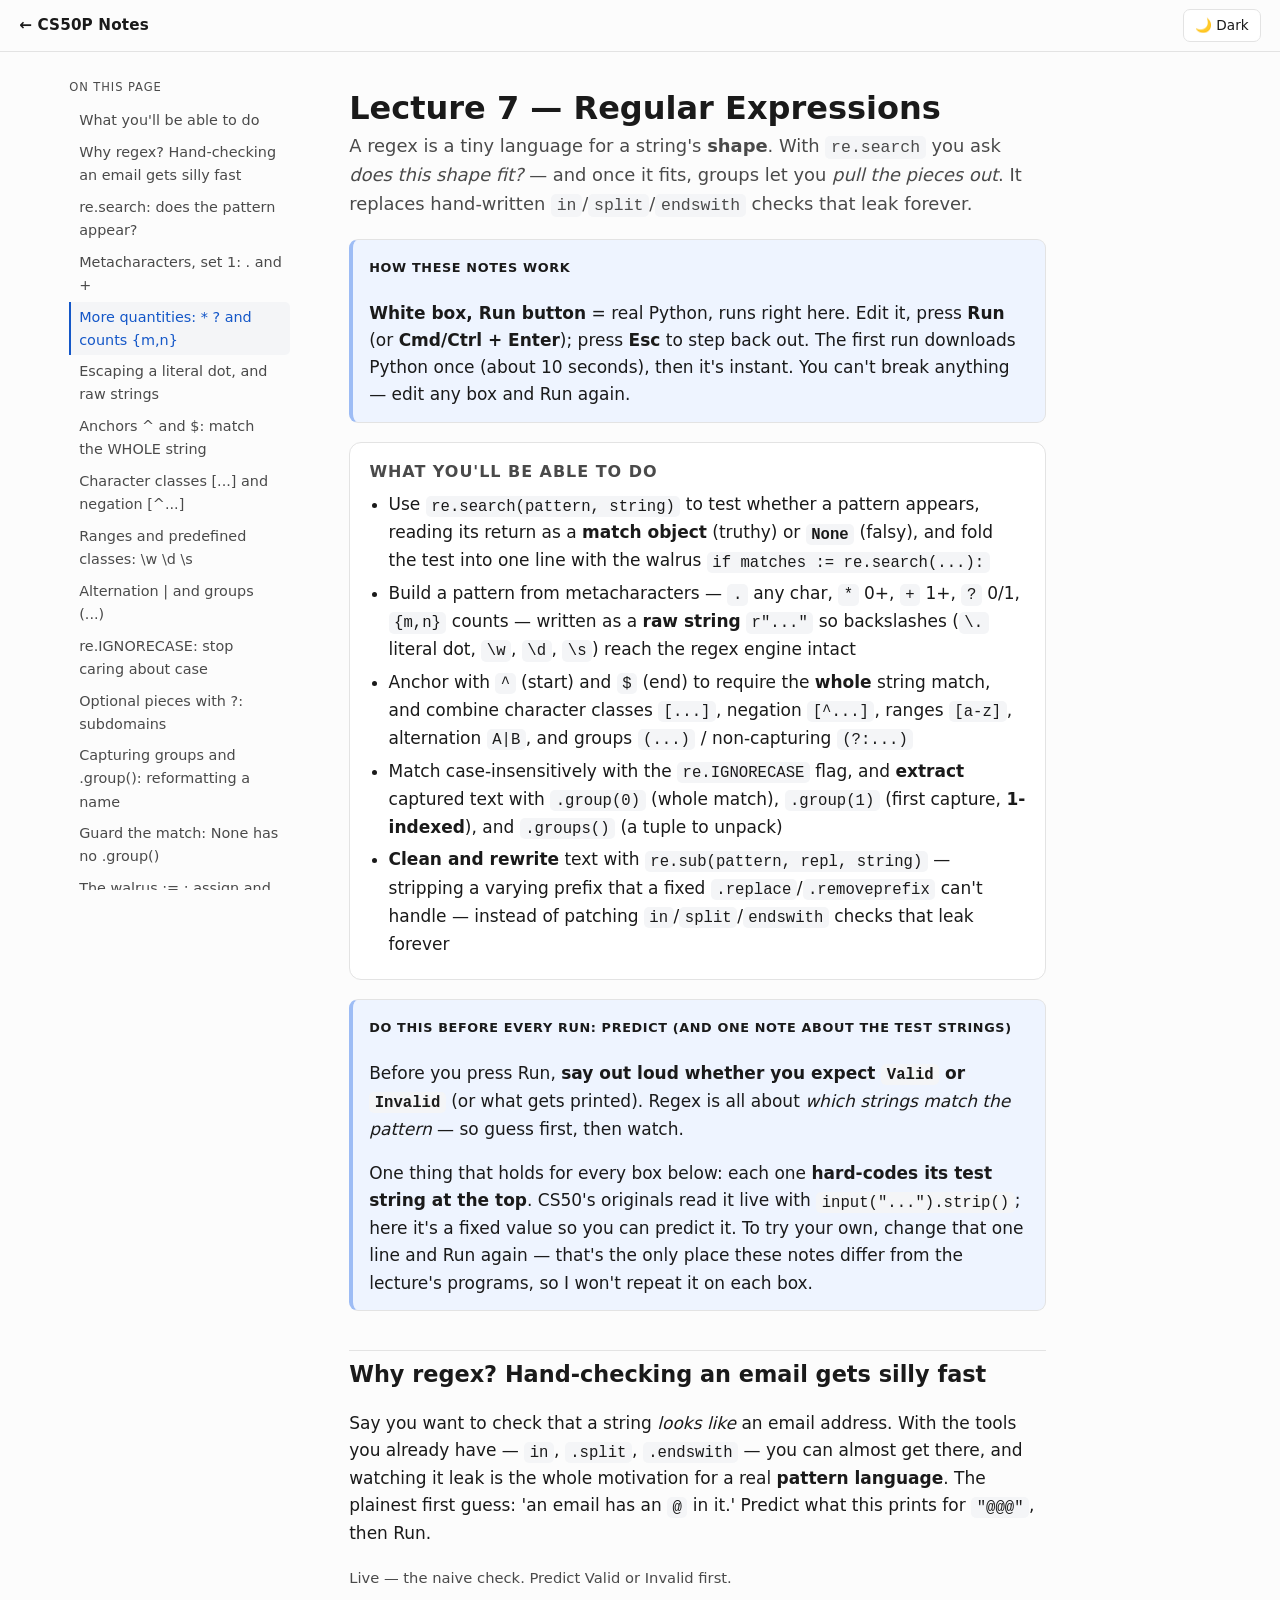
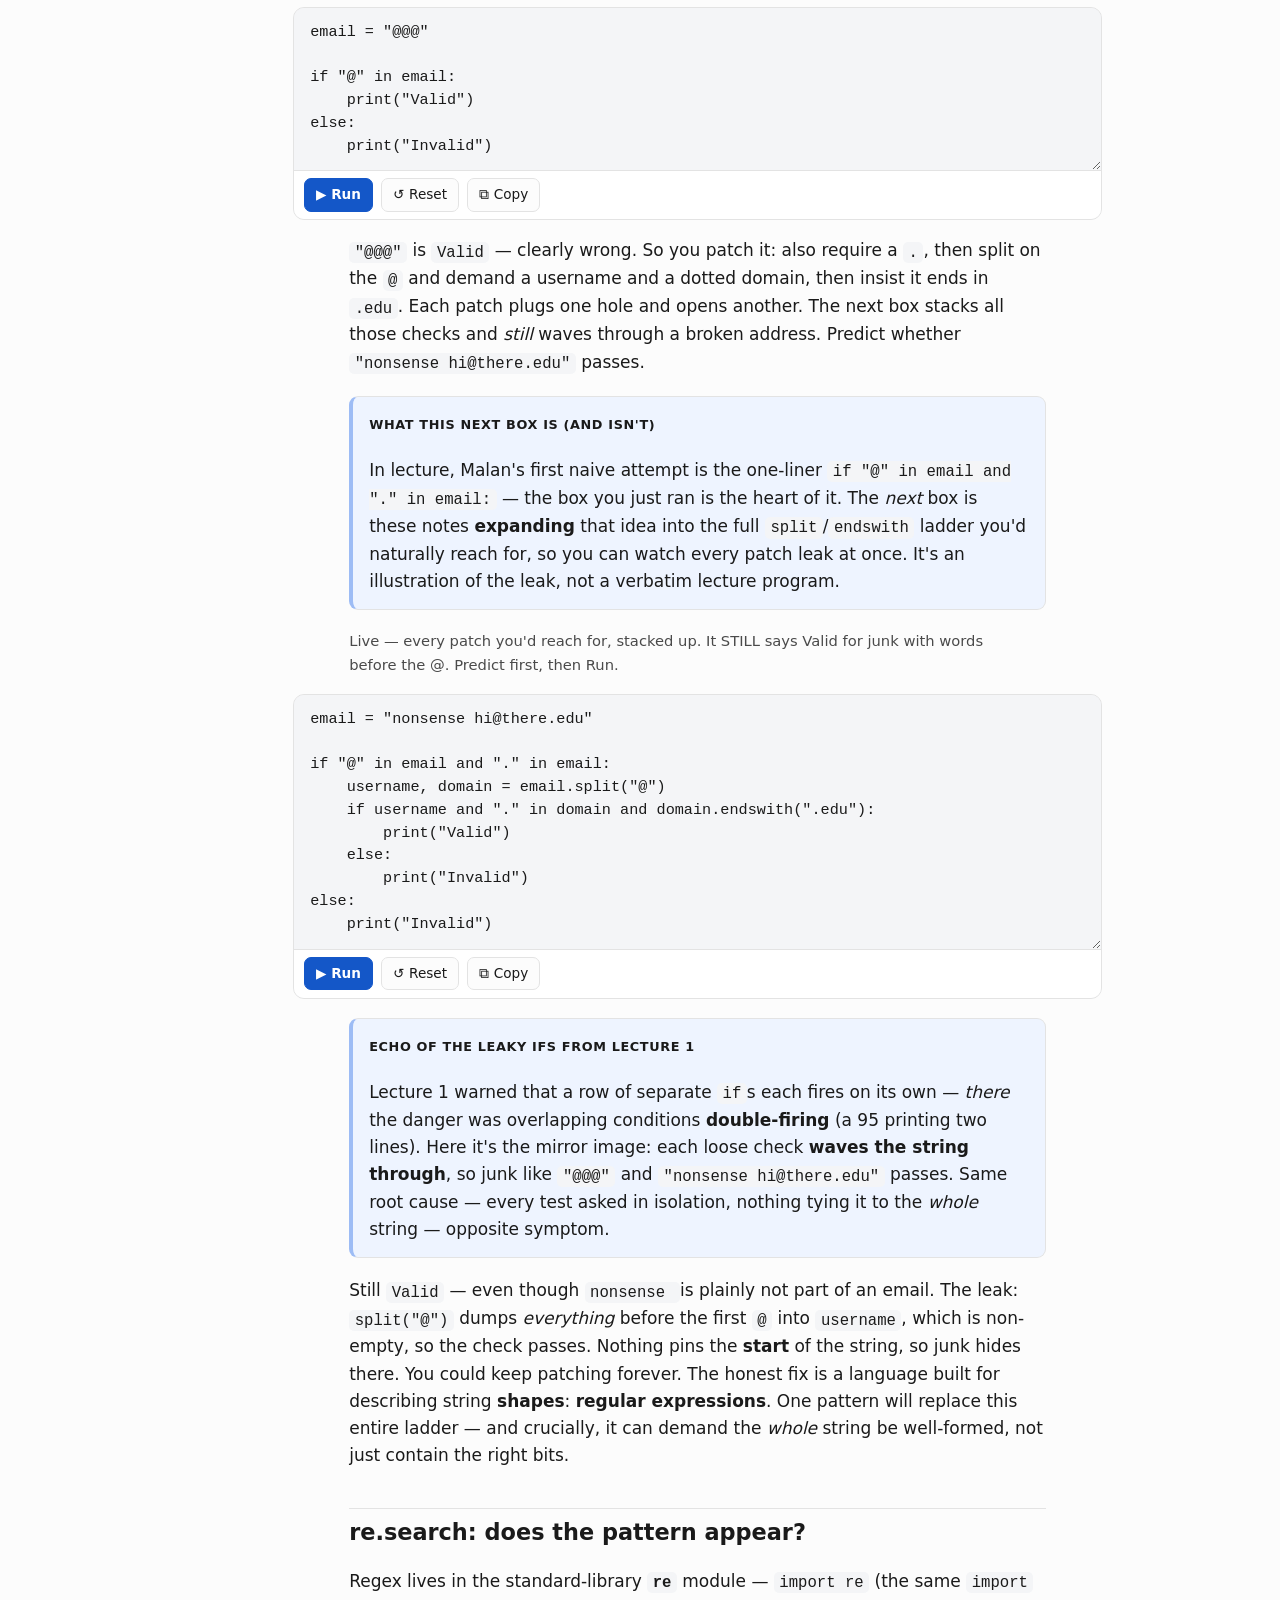
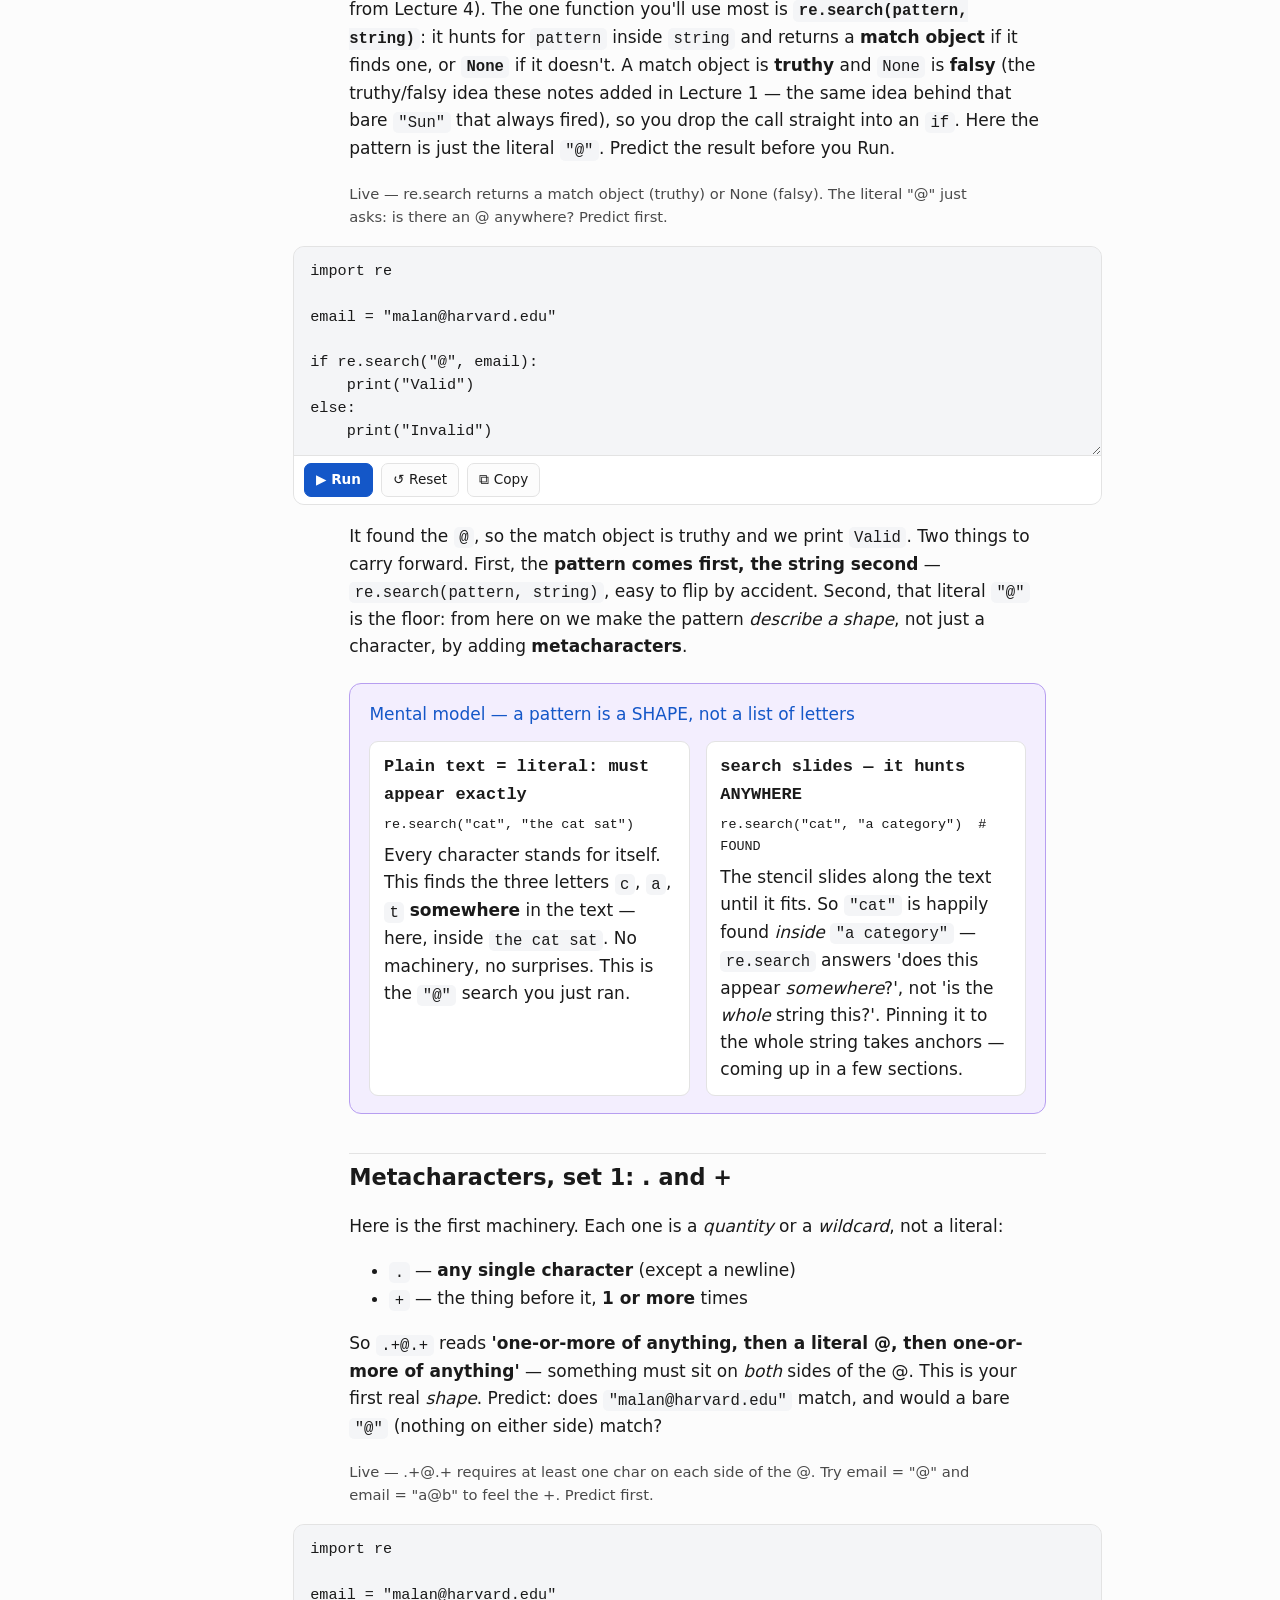
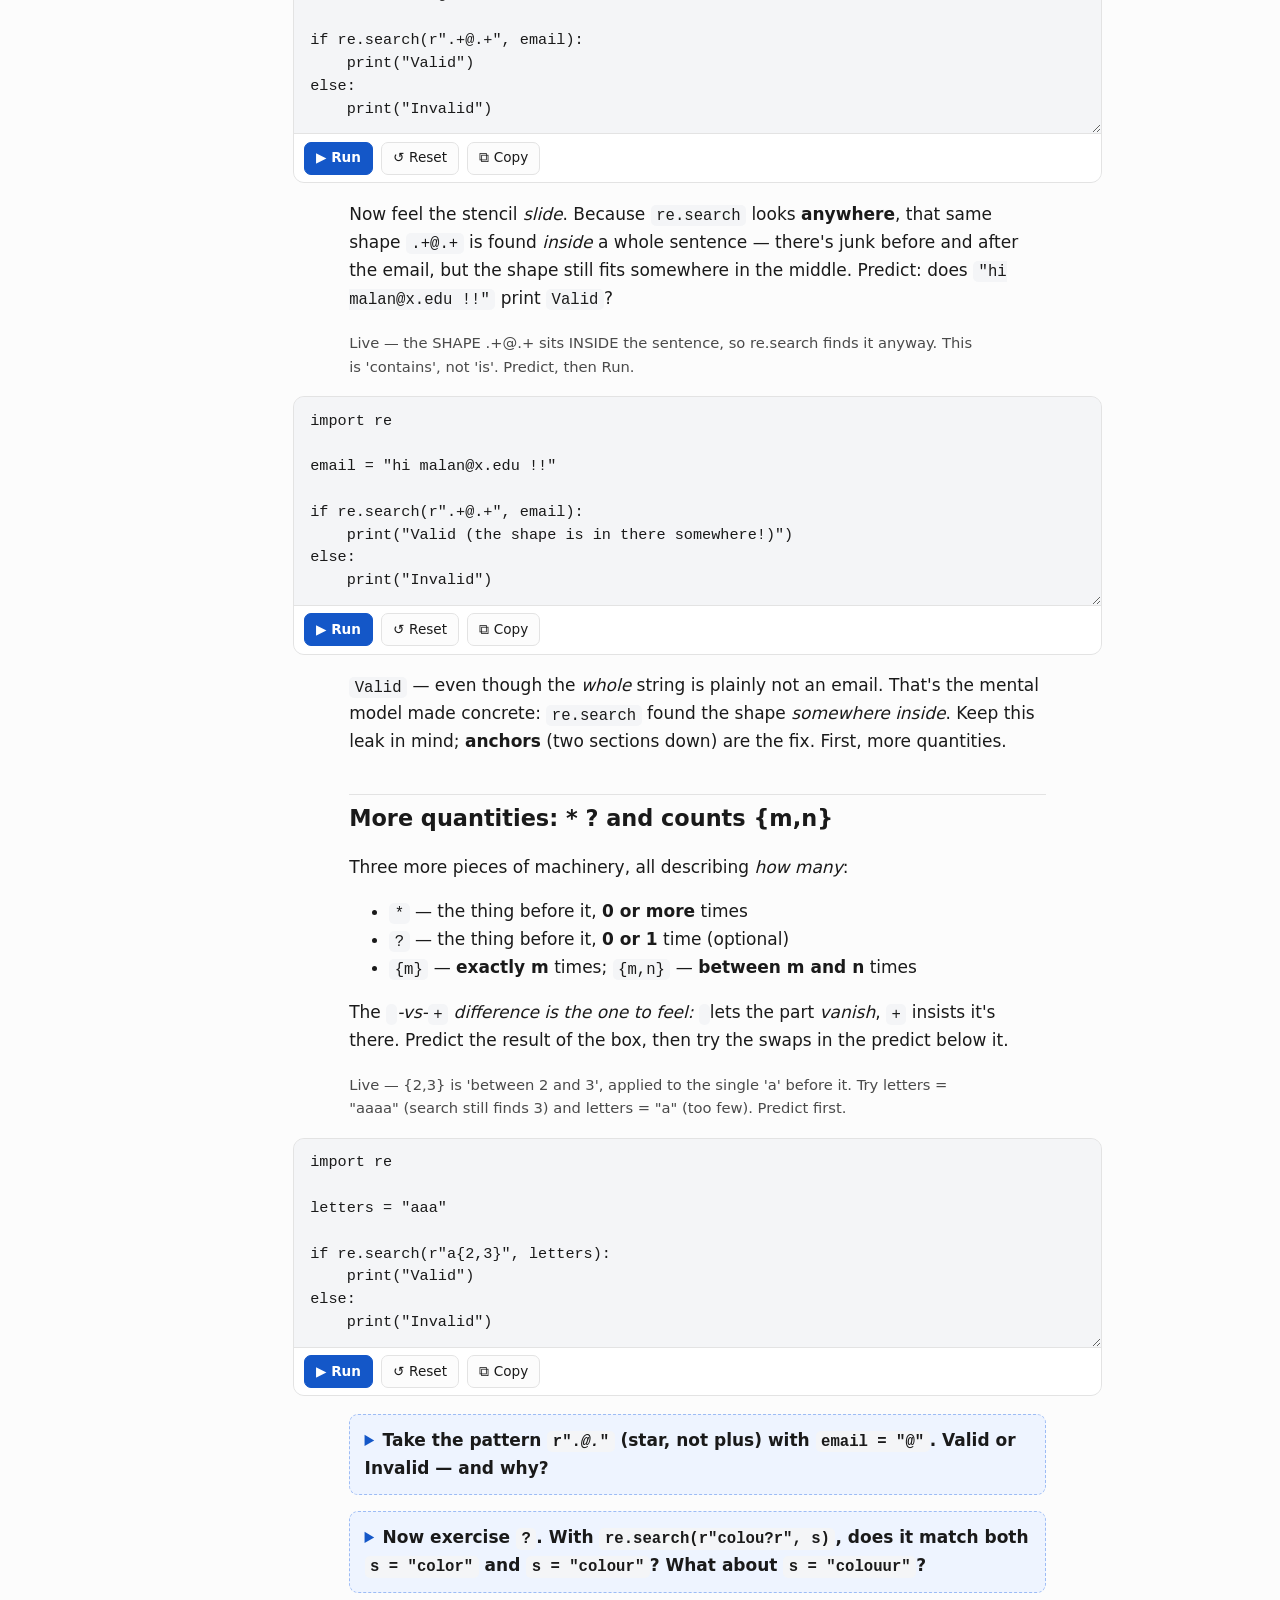
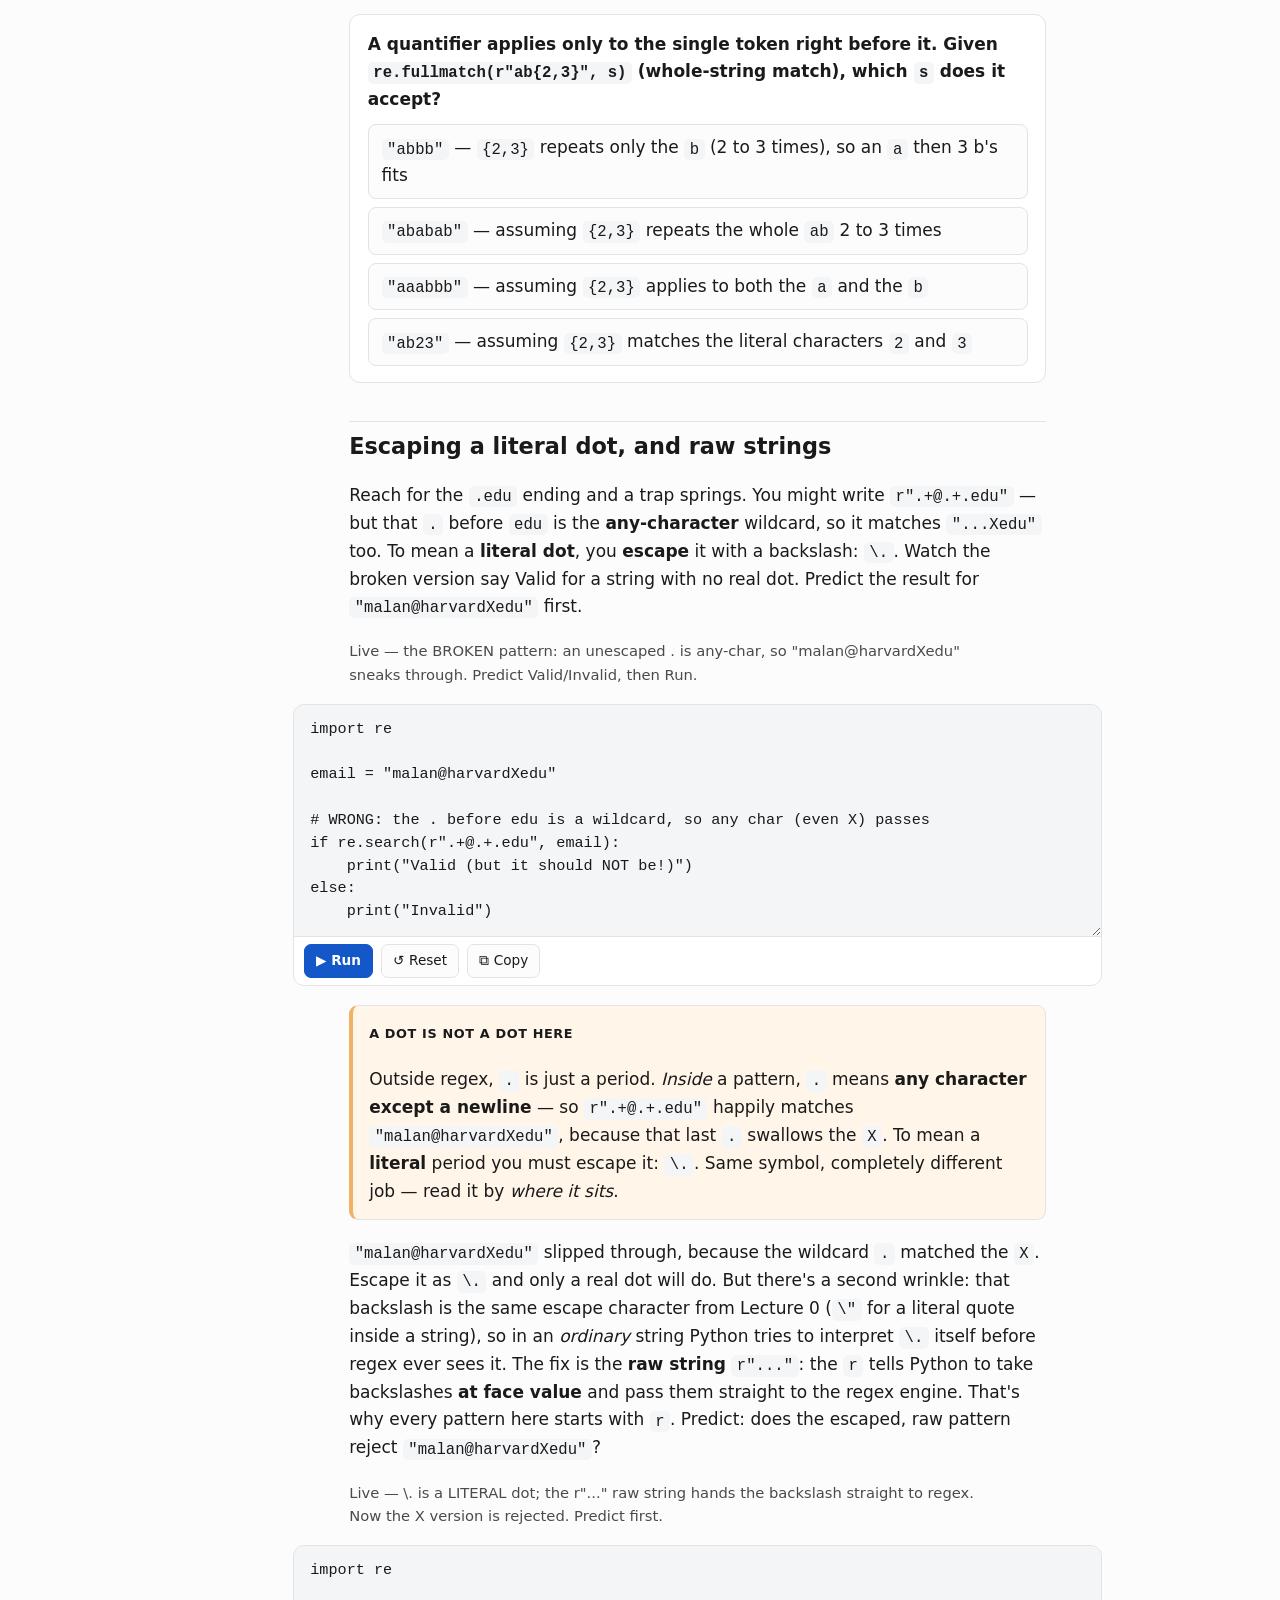
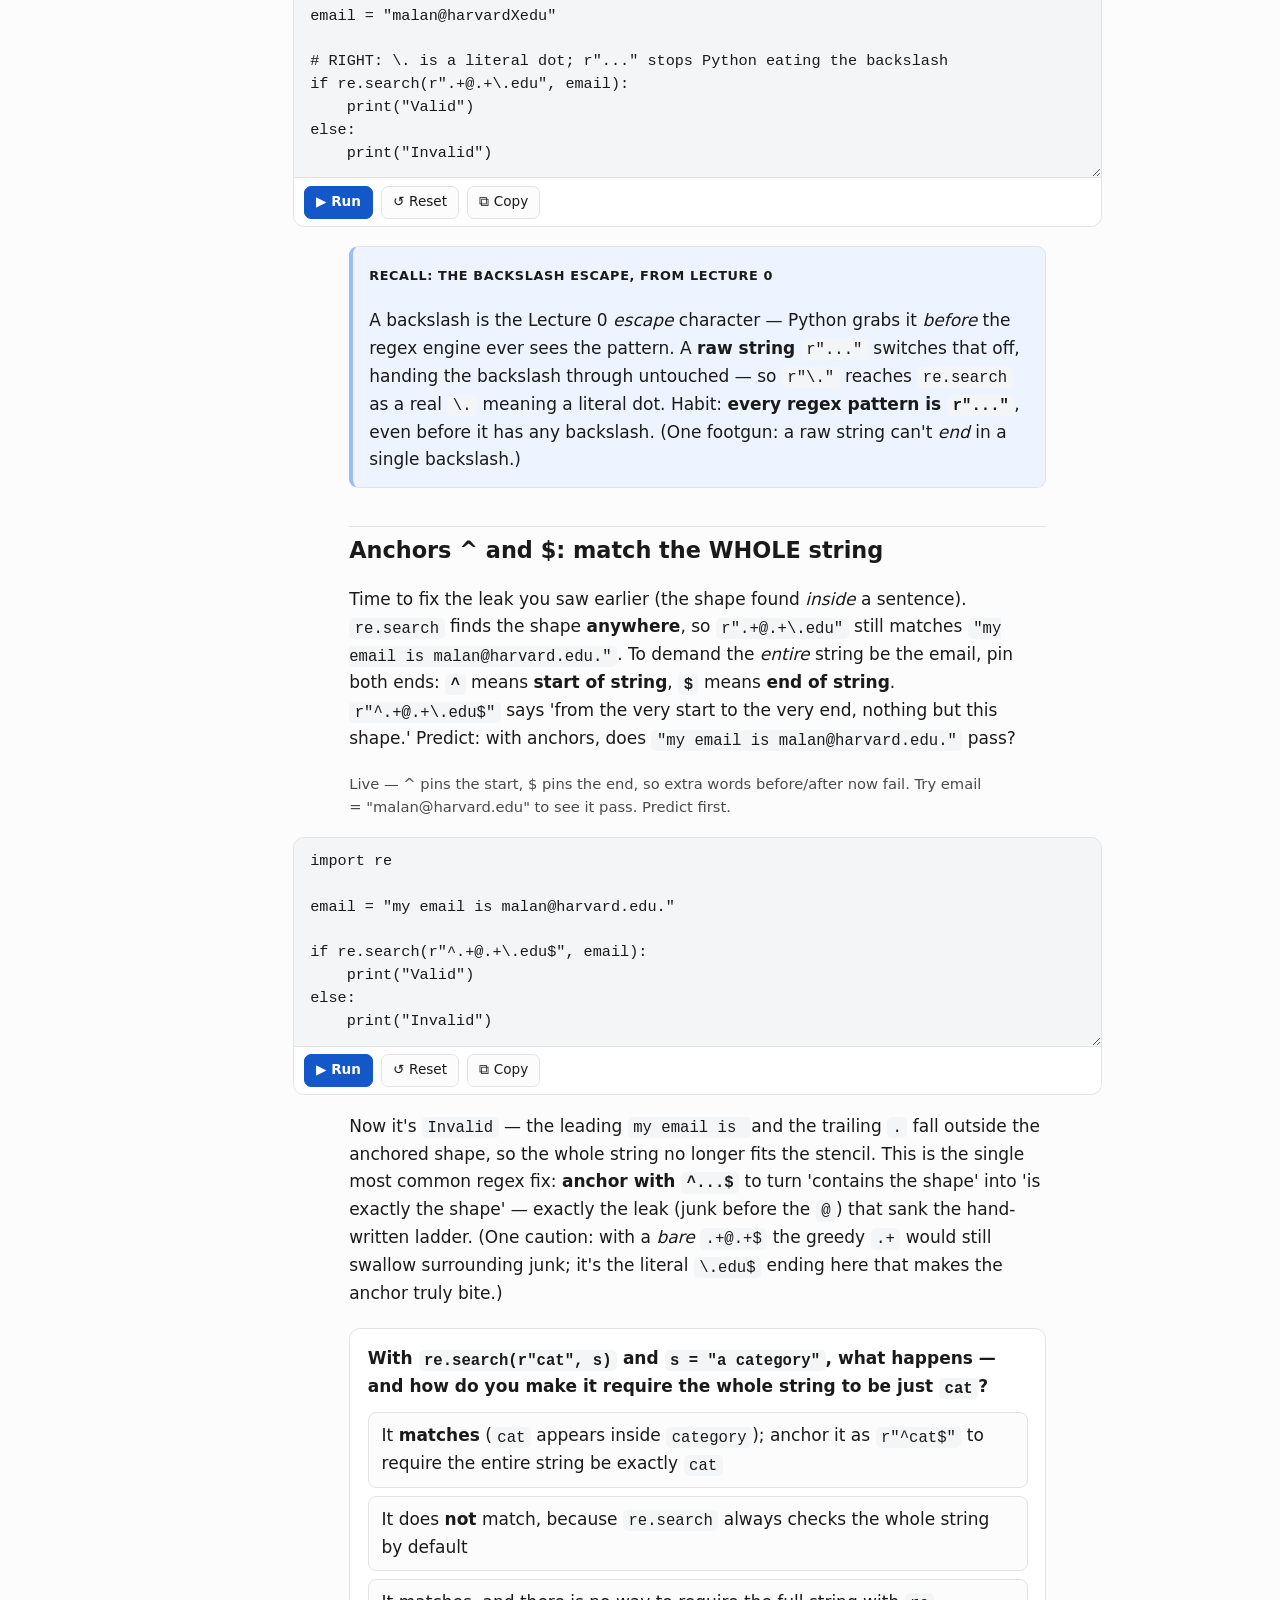
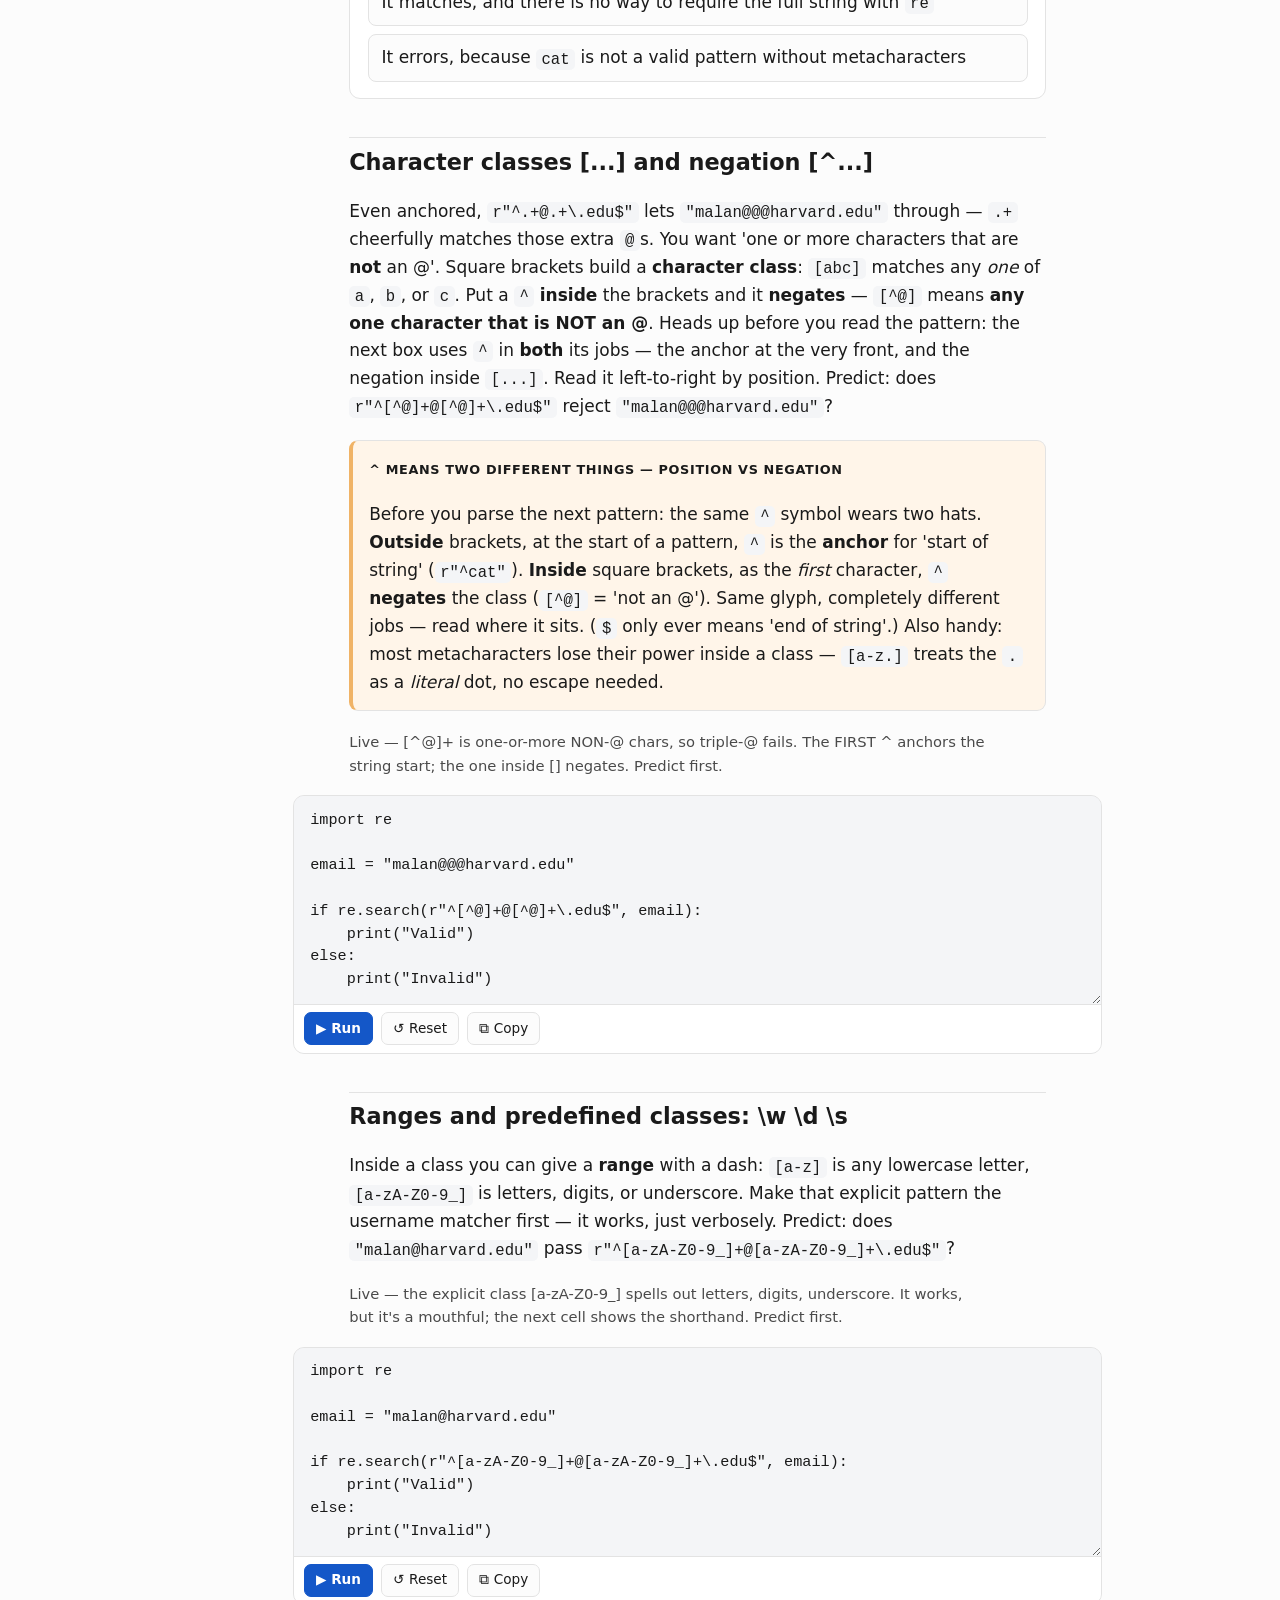
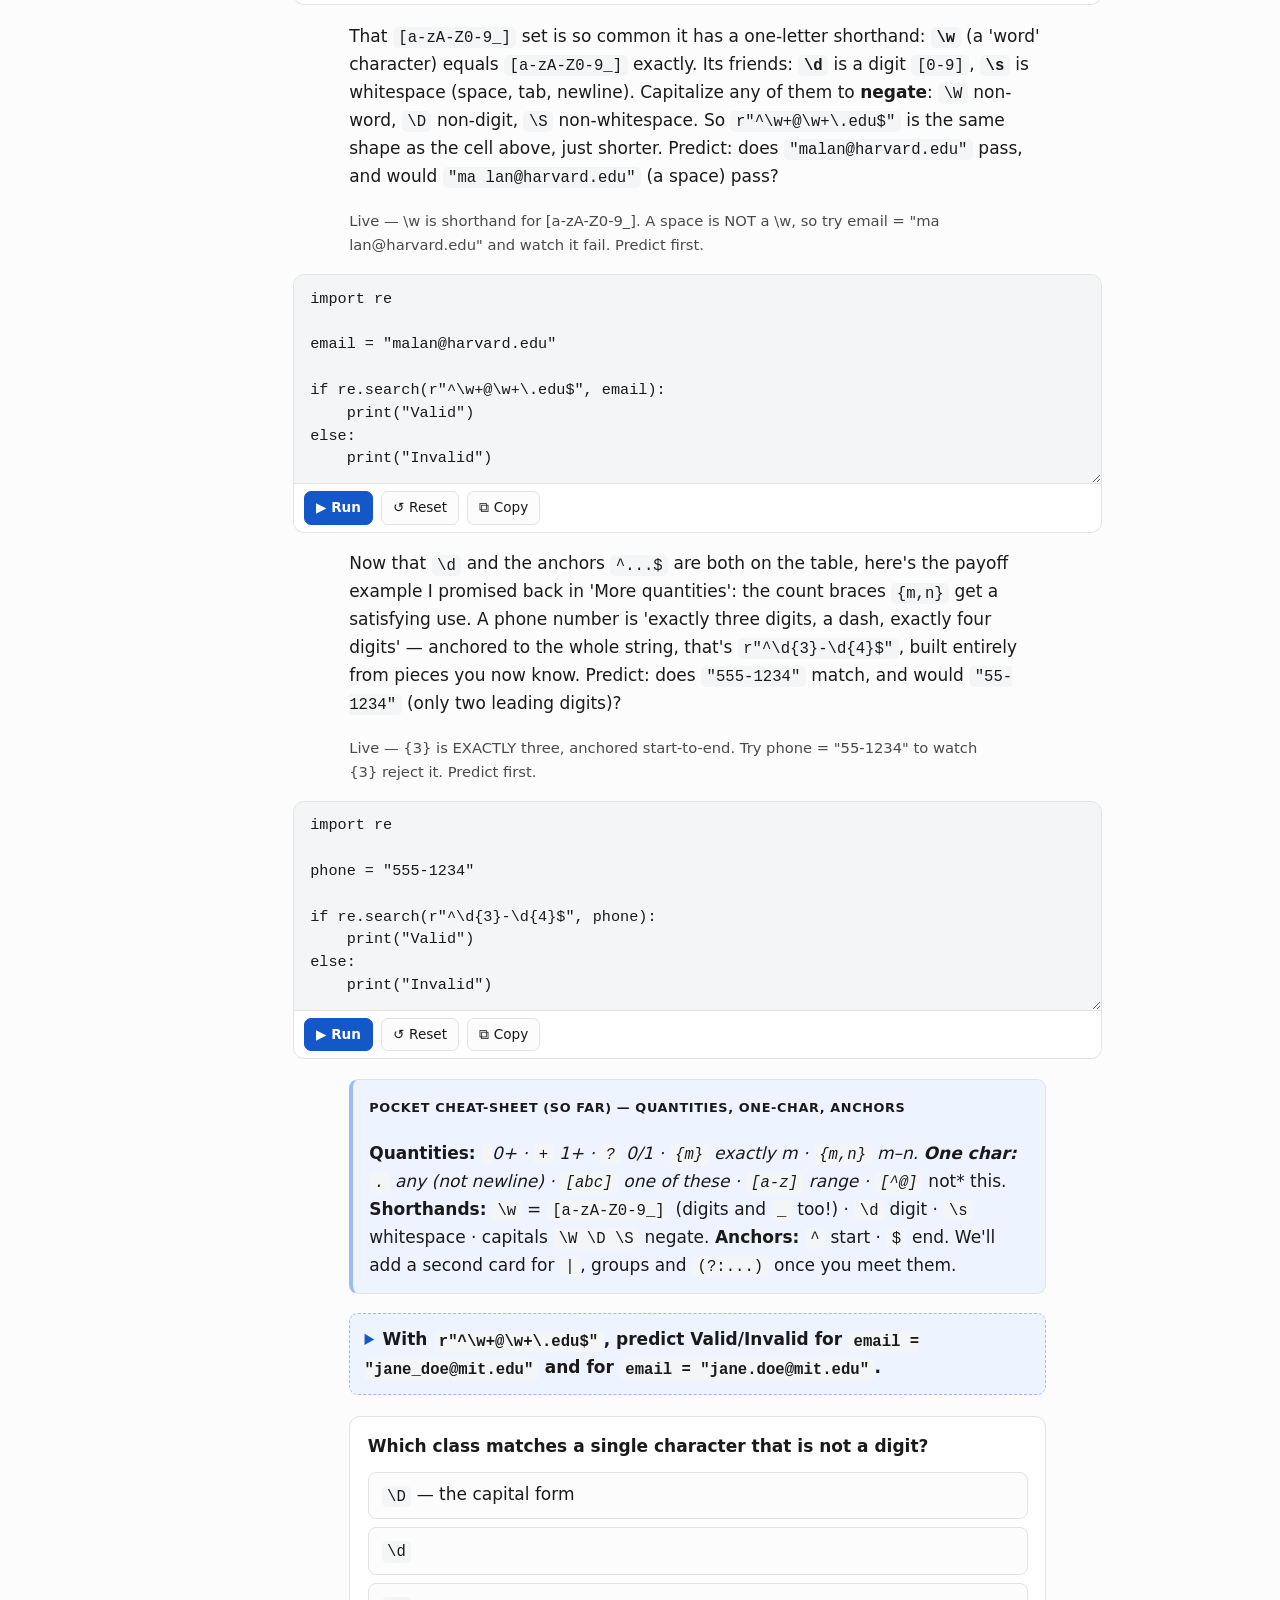
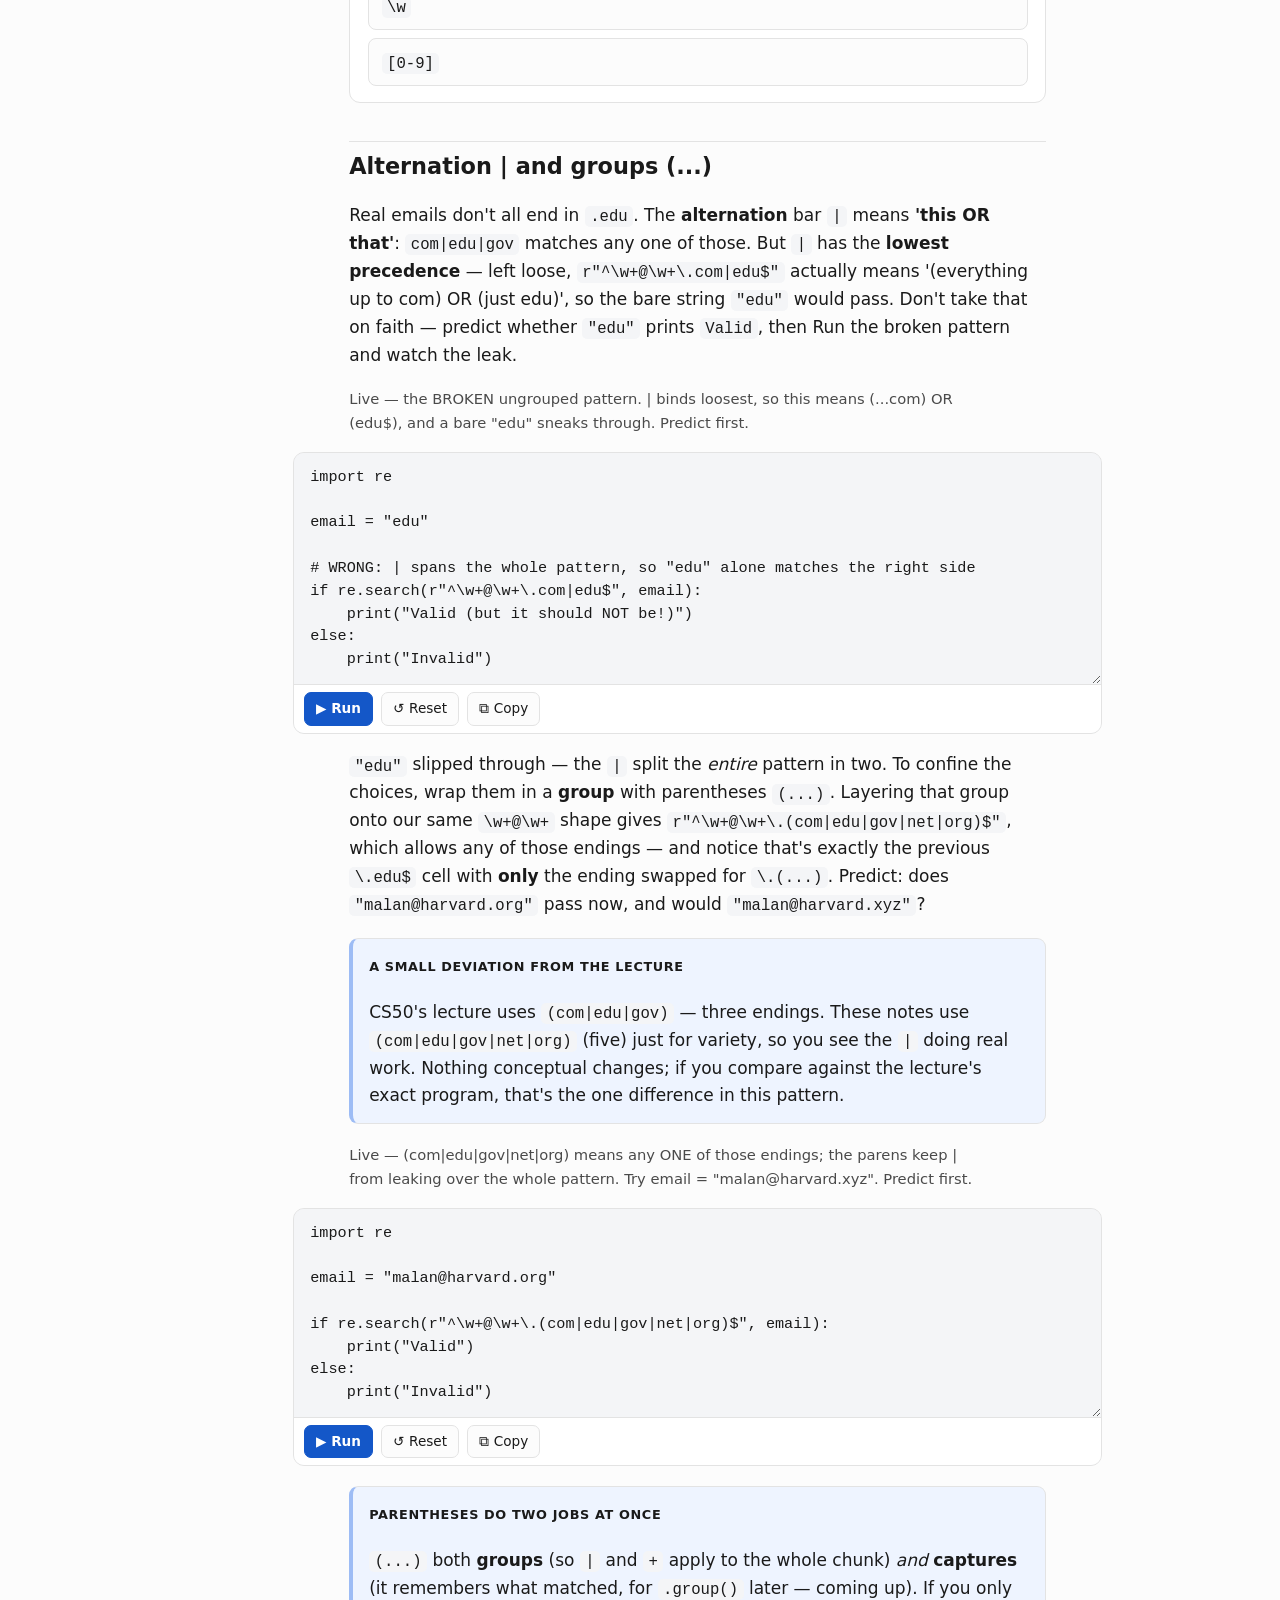
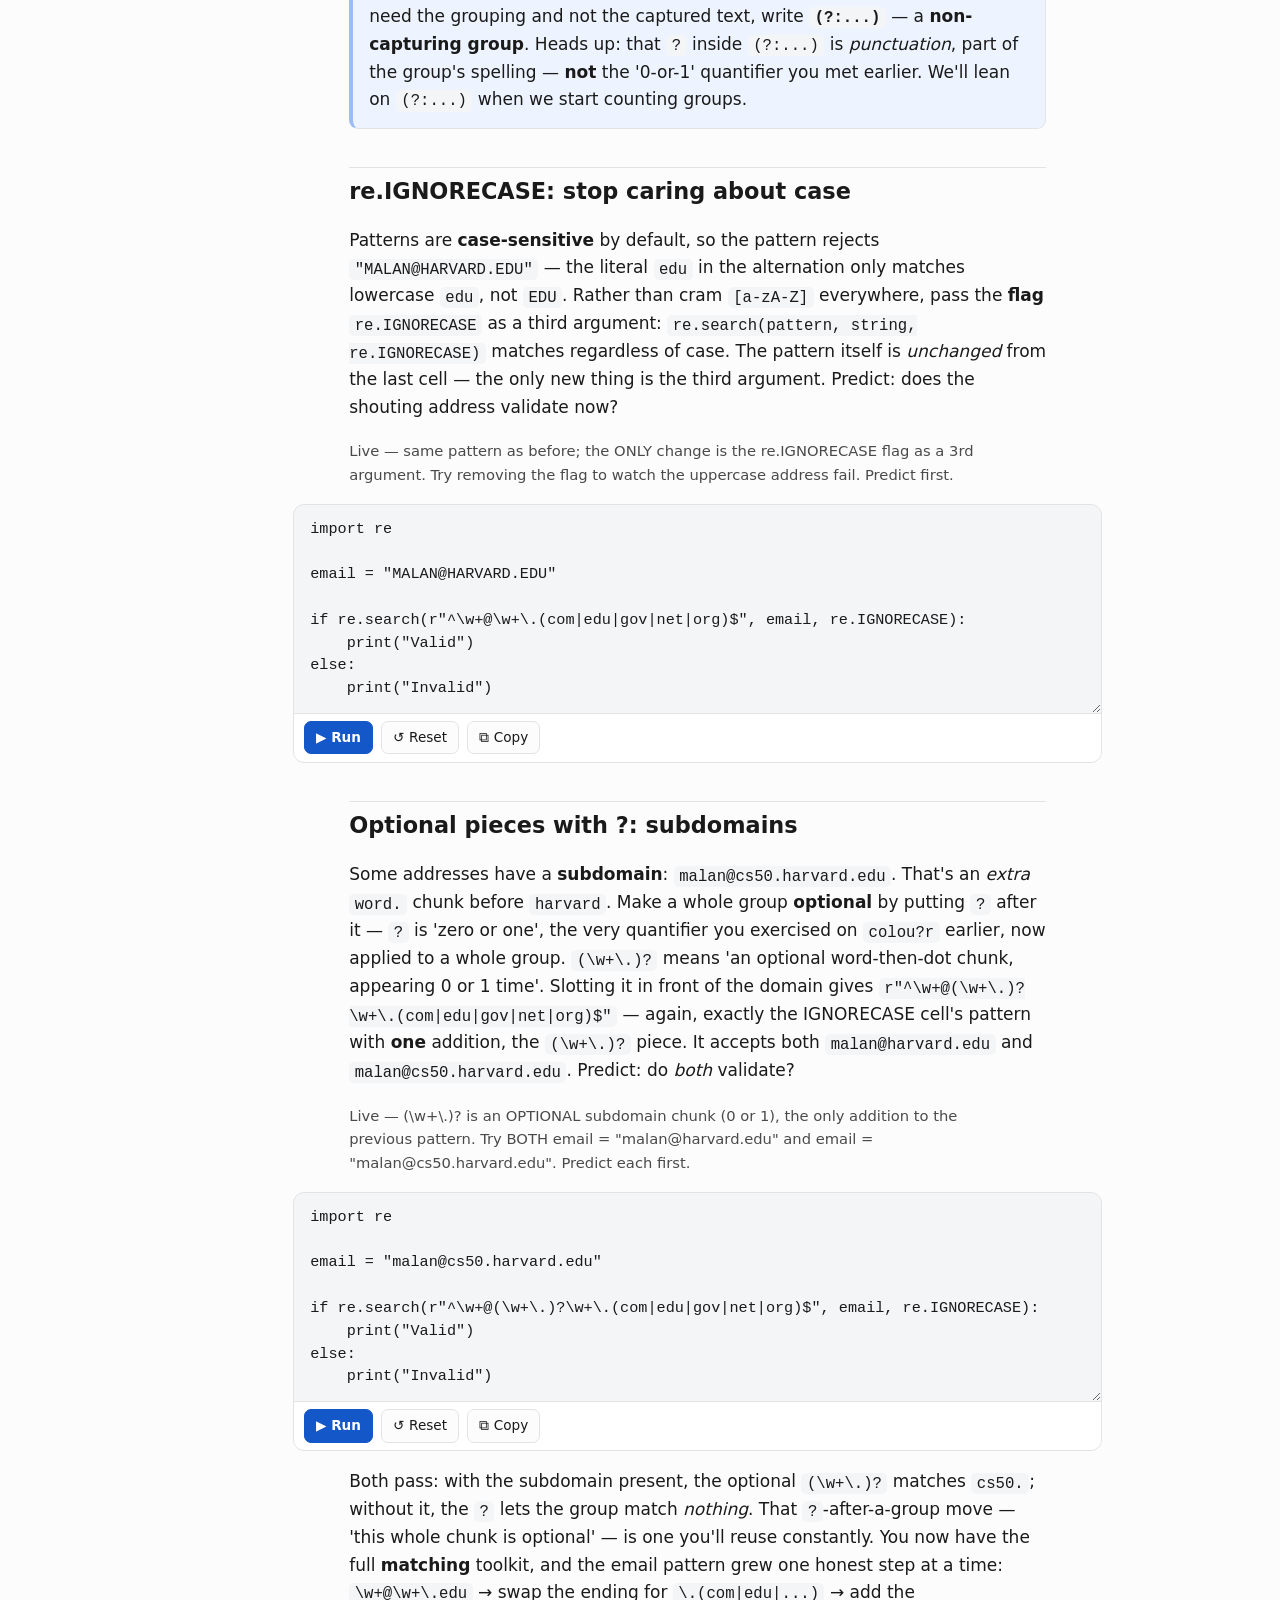
<file: lecture7.html>
<!DOCTYPE html>
<html lang="en">
<head>
<meta charset="utf-8">
<meta name="viewport" content="width=device-width, initial-scale=1">
<title>Lecture 7 — Regular Expressions · CS50P Notes</title>
<link rel="icon" href="data:,">
<link rel="stylesheet" href="assets/notes.css">
<script>try{var t=localStorage.getItem('cs50p-theme');if(t)document.documentElement.setAttribute('data-theme',t);}catch(e){}</script>
</head>
<body>
<div id="progress"></div>

<header class="site">
  <a class="brand" href="index.html">← CS50P Notes</a>
  <span class="spacer"></span>
  <button class="theme-toggle" type="button" aria-pressed="false">🌙 Dark</button>
</header>

<div class="wrap">
<nav class="toc" aria-label="On this page">
  <details open><summary>Contents</summary><p class="toc-title">On this page</p><ol></ol></details>
</nav>

<main>
<h1>Lecture 7 — Regular Expressions</h1>
  <p class="subtitle lead">A regex is a tiny language for a string's <strong>shape</strong>. With <code>re.search</code> you ask <em>does this shape fit?</em> — and once it fits, groups let you <em>pull the pieces out</em>. It replaces hand-written <code>in</code>/<code>split</code>/<code>endswith</code> checks that leak forever.</p>
  <div class="callout note"><span class="tag">How these notes work</span><p><strong>White box, Run button</strong> = real Python, runs right here. Edit it, press <strong>Run</strong> (or <strong>Cmd/Ctrl + Enter</strong>); press <strong>Esc</strong> to step back out. The first run downloads Python once (about 10 seconds), then it's instant. You can't break anything — edit any box and Run again.</p></div>
  <div class="objectives"><h2>What you'll be able to do</h2><ul><li>Use <code>re.search(pattern, string)</code> to test whether a pattern appears, reading its return as a <strong>match object</strong> (truthy) or <strong><code>None</code></strong> (falsy), and fold the test into one line with the walrus <code>if matches := re.search(...):</code></li><li>Build a pattern from metacharacters — <code>.</code> any char, <code>*</code> 0+, <code>+</code> 1+, <code>?</code> 0/1, <code>{m,n}</code> counts — written as a <strong>raw string</strong> <code>r"..."</code> so backslashes (<code>\.</code> literal dot, <code>\w</code>, <code>\d</code>, <code>\s</code>) reach the regex engine intact</li><li>Anchor with <code>^</code> (start) and <code>$</code> (end) to require the <strong>whole</strong> string match, and combine character classes <code>[...]</code>, negation <code>[^...]</code>, ranges <code>[a-z]</code>, alternation <code>A|B</code>, and groups <code>(...)</code> / non-capturing <code>(?:...)</code></li><li>Match case-insensitively with the <code>re.IGNORECASE</code> flag, and <strong>extract</strong> captured text with <code>.group(0)</code> (whole match), <code>.group(1)</code> (first capture, <strong>1-indexed</strong>), and <code>.groups()</code> (a tuple to unpack)</li><li><strong>Clean and rewrite</strong> text with <code>re.sub(pattern, repl, string)</code> — stripping a varying prefix that a fixed <code>.replace</code>/<code>.removeprefix</code> can't handle — instead of patching <code>in</code>/<code>split</code>/<code>endswith</code> checks that leak forever</li></ul></div>
  <div class="callout note"><span class="tag">Do this before every Run: predict (and one note about the test strings)</span><p>Before you press Run, <strong>say out loud whether you expect <code>Valid</code> or <code>Invalid</code></strong> (or what gets printed). Regex is all about <em>which strings match the pattern</em> — so guess first, then watch.</p><p>One thing that holds for every box below: each one <strong>hard-codes its test string at the top</strong>. CS50's originals read it live with <code>input("...").strip()</code>; here it's a fixed value so you can predict it. To try your own, change that one line and Run again — that's the only place these notes differ from the lecture's programs, so I won't repeat it on each box.</p></div>
  <h2>Why regex? Hand-checking an email gets silly fast</h2>
  <p>Say you want to check that a string <em>looks like</em> an email address. With the tools you already have — <code>in</code>, <code>.split</code>, <code>.endswith</code> — you can almost get there, and watching it leak is the whole motivation for a real <strong>pattern language</strong>. The plainest first guess: 'an email has an <code>@</code> in it.' Predict what this prints for <code>"@@@"</code>, then Run.</p>
  <p class="cell-note">Live — the naive check. Predict Valid or Invalid first.</p><textarea class="py">email = "@@@"

if "@" in email:
    print("Valid")
else:
    print("Invalid")</textarea>
  <p><code>"@@@"</code> is <code>Valid</code> — clearly wrong. So you patch it: also require a <code>.</code>, then split on the <code>@</code> and demand a username and a dotted domain, then insist it ends in <code>.edu</code>. Each patch plugs one hole and opens another. The next box stacks all those checks and <em>still</em> waves through a broken address. Predict whether <code>"nonsense hi@there.edu"</code> passes.</p>
  <div class="callout note"><span class="tag">What this next box is (and isn't)</span><p>In lecture, Malan's first naive attempt is the one-liner <code>if "@" in email and "." in email:</code> — the box you just ran is the heart of it. The <em>next</em> box is these notes <strong>expanding</strong> that idea into the full <code>split</code>/<code>endswith</code> ladder you'd naturally reach for, so you can watch every patch leak at once. It's an illustration of the leak, not a verbatim lecture program.</p></div>
  <p class="cell-note">Live — every patch you'd reach for, stacked up. It STILL says Valid for junk with words before the @. Predict first, then Run.</p><textarea class="py">email = "nonsense hi@there.edu"

if "@" in email and "." in email:
    username, domain = email.split("@")
    if username and "." in domain and domain.endswith(".edu"):
        print("Valid")
    else:
        print("Invalid")
else:
    print("Invalid")</textarea>
  <div class="callout note"><span class="tag">Echo of the leaky ifs from Lecture 1</span><p>Lecture 1 warned that a row of separate <code>if</code>s each fires on its own — <em>there</em> the danger was overlapping conditions <strong>double-firing</strong> (a 95 printing two lines). Here it's the mirror image: each loose check <strong>waves the string through</strong>, so junk like <code>"@@@"</code> and <code>"nonsense hi@there.edu"</code> passes. Same root cause — every test asked in isolation, nothing tying it to the <em>whole</em> string — opposite symptom.</p></div>
  <p>Still <code>Valid</code> — even though <code>nonsense </code> is plainly not part of an email. The leak: <code>split("@")</code> dumps <em>everything</em> before the first <code>@</code> into <code>username</code>, which is non-empty, so the check passes. Nothing pins the <strong>start</strong> of the string, so junk hides there. You could keep patching forever. The honest fix is a language built for describing string <strong>shapes</strong>: <strong>regular expressions</strong>. One pattern will replace this entire ladder — and crucially, it can demand the <em>whole</em> string be well-formed, not just contain the right bits.</p>
  <h2>re.search: does the pattern appear?</h2>
  <p>Regex lives in the standard-library <strong><code>re</code></strong> module — <code>import re</code> (the same <code>import</code> from Lecture 4). The one function you'll use most is <strong><code>re.search(pattern, string)</code></strong>: it hunts for <code>pattern</code> inside <code>string</code> and returns a <strong>match object</strong> if it finds one, or <strong><code>None</code></strong> if it doesn't. A match object is <strong>truthy</strong> and <code>None</code> is <strong>falsy</strong> (the truthy/falsy idea these notes added in Lecture 1 — the same idea behind that bare <code>"Sun"</code> that always fired), so you drop the call straight into an <code>if</code>. Here the pattern is just the literal <code>"@"</code>. Predict the result before you Run.</p>
  <p class="cell-note">Live — re.search returns a match object (truthy) or None (falsy). The literal "@" just asks: is there an @ anywhere? Predict first.</p><textarea class="py">import re

email = "malan@harvard.edu"

if re.search("@", email):
    print("Valid")
else:
    print("Invalid")</textarea>
  <p>It found the <code>@</code>, so the match object is truthy and we print <code>Valid</code>. Two things to carry forward. First, the <strong>pattern comes first, the string second</strong> — <code>re.search(pattern, string)</code>, easy to flip by accident. Second, that literal <code>"@"</code> is the floor: from here on we make the pattern <em>describe a shape</em>, not just a character, by adding <strong>metacharacters</strong>.</p>
  <div class="mental-model"><span class="tag">Mental model — a pattern is a SHAPE, not a list of letters</span><div class="mm-diagram"><div class="mm-card"><b>Plain text = literal: must appear exactly</b><pre style="margin:.4rem 0;font-family:var(--mono);font-size:.84rem;white-space:pre-wrap;overflow-x:auto">re.search("cat", "the cat sat")</pre><span>Every character stands for itself. This finds the three letters <code>c</code>, <code>a</code>, <code>t</code> <strong>somewhere</strong> in the text — here, inside <code>the cat sat</code>. No machinery, no surprises. This is the <code>"@"</code> search you just ran.</span></div><div class="mm-card"><b>search slides — it hunts ANYWHERE</b><pre style="margin:.4rem 0;font-family:var(--mono);font-size:.84rem;white-space:pre-wrap;overflow-x:auto">re.search("cat", "a category")  # FOUND</pre><span>The stencil slides along the text until it fits. So <code>"cat"</code> is happily found <em>inside</em> <code>"a category"</code> — <code>re.search</code> answers 'does this appear <em>somewhere</em>?', not 'is the <em>whole</em> string this?'. Pinning it to the whole string takes anchors — coming up in a few sections.</span></div></div></div>
  <h2>Metacharacters, set 1: . and +</h2>
  <p>Here is the first machinery. Each one is a <em>quantity</em> or a <em>wildcard</em>, not a literal:</p><ul><li><code>.</code> — <strong>any single character</strong> (except a newline)</li><li><code>+</code> — the thing before it, <strong>1 or more</strong> times</li></ul><p>So <code>.+@.+</code> reads <strong>'one-or-more of anything, then a literal @, then one-or-more of anything'</strong> — something must sit on <em>both</em> sides of the @. This is your first real <em>shape</em>. Predict: does <code>"malan@harvard.edu"</code> match, and would a bare <code>"@"</code> (nothing on either side) match?</p>
  <p class="cell-note">Live — .+@.+ requires at least one char on each side of the @. Try email = "@" and email = "a@b" to feel the +. Predict first.</p><textarea class="py">import re

email = "malan@harvard.edu"

if re.search(r".+@.+", email):
    print("Valid")
else:
    print("Invalid")</textarea>
  <p>Now feel the stencil <em>slide</em>. Because <code>re.search</code> looks <strong>anywhere</strong>, that same shape <code>.+@.+</code> is found <em>inside</em> a whole sentence — there's junk before and after the email, but the shape still fits somewhere in the middle. Predict: does <code>"hi malan@x.edu !!"</code> print <code>Valid</code>?</p>
  <p class="cell-note">Live — the SHAPE .+@.+ sits INSIDE the sentence, so re.search finds it anyway. This is 'contains', not 'is'. Predict, then Run.</p><textarea class="py">import re

email = "hi malan@x.edu !!"

if re.search(r".+@.+", email):
    print("Valid (the shape is in there somewhere!)")
else:
    print("Invalid")</textarea>
  <p><code>Valid</code> — even though the <em>whole</em> string is plainly not an email. That's the mental model made concrete: <code>re.search</code> found the shape <em>somewhere inside</em>. Keep this leak in mind; <strong>anchors</strong> (two sections down) are the fix. First, more quantities.</p>
  <h2>More quantities: * ? and counts {m,n}</h2>
  <p>Three more pieces of machinery, all describing <em>how many</em>:</p><ul><li><code>*</code> — the thing before it, <strong>0 or more</strong> times</li><li><code>?</code> — the thing before it, <strong>0 or 1</strong> time (optional)</li><li><code>{m}</code> — <strong>exactly m</strong> times; <code>{m,n}</code> — <strong>between m and n</strong> times</li></ul><p>The <code><em></code>-vs-<code>+</code> difference is the one to feel: <code></em></code> lets the part <em>vanish</em>, <code>+</code> insists it's there. Predict the result of the box, then try the swaps in the predict below it.</p>
  <p class="cell-note">Live — {2,3} is 'between 2 and 3', applied to the single 'a' before it. Try letters = "aaaa" (search still finds 3) and letters = "a" (too few). Predict first.</p><textarea class="py">import re

letters = "aaa"

if re.search(r"a{2,3}", letters):
    print("Valid")
else:
    print("Invalid")</textarea>
  <details class="predict"><summary>Take the pattern <code>r".<em>@.</em>"</code> (star, not plus) with <code>email = "@"</code>. Valid or Invalid — and why?</summary><div style="margin:.2rem 0 .6rem"><p><strong>Valid.</strong> <code><em></code> means <strong>0 or more</strong>, so <code>.</em></code> happily matches <em>nothing</em> on each side — <code>"@"</code> alone fits <code>.<em>@.</em></code> because zero characters before and after the <code>@</code> is allowed. Swap to <code>+</code> (<strong>1 or more</strong>) and <code>"@"</code> becomes <code>Invalid</code>, because <code>+</code> insists on at least one character on each side. That one-character difference between <code><em></code> and <code>+</code> is the whole point: <code></em></code> lets the part vanish, <code>+</code> demands it be there.</p></div></details>
  <details class="predict"><summary>Now exercise <code>?</code>. With <code>re.search(r"colou?r", s)</code>, does it match both <code>s = "color"</code> and <code>s = "colour"</code>? What about <code>s = "colouur"</code>?</summary><div style="margin:.2rem 0 .6rem"><p>Both <code>"color"</code> and <code>"colour"</code> <strong>match</strong> — <code>u?</code> means 'zero or one <code>u</code>', so the <code>u</code> is optional: drop it and you get <code>color</code>, keep it and you get <code>colour</code>. But <code>"colouur"</code> does <strong>not</strong> match the anchored <code>r"^colou?r$"</code>, because <code>?</code> allows <em>at most one</em> <code>u</code>, never two. That's <code>?</code> in its pure form: the single token right before it appears <strong>0 or 1</strong> time — no more. (You'll reuse this exact move soon to make <code>https?</code> mean 'http or https'.)</p></div></details>
  <div class="quiz"><p class="quiz-q">A quantifier applies only to the <strong>single token right before it</strong>. Given <code>re.fullmatch(r"ab{2,3}", s)</code> (whole-string match), which <code>s</code> does it accept?</p><div class="opts"><button class="opt" type="button" data-correct><code>"abbb"</code> — <code>{2,3}</code> repeats only the <code>b</code> (2 to 3 times), so an <code>a</code> then 3 b's fits</button><button class="opt" type="button"><code>"ababab"</code> — assuming <code>{2,3}</code> repeats the whole <code>ab</code> 2 to 3 times</button><button class="opt" type="button"><code>"aaabbb"</code> — assuming <code>{2,3}</code> applies to both the <code>a</code> and the <code>b</code></button><button class="opt" type="button"><code>"ab23"</code> — assuming <code>{2,3}</code> matches the literal characters <code>2</code> and <code>3</code></button></div><div class="why">A quantifier binds to the <strong>one token immediately before it</strong> — here just the <code>b</code>. So <code>b{2,3}</code> means 'between 2 and 3 b's', and <code>ab{2,3}</code> is an <code>a</code> then 2–3 b's: <code>"abb"</code> or <code>"abbb"</code>. With <code>re.fullmatch</code>, <code>"aaabbb"</code> fails because the whole string must fit (the leading <code>aa</code> has nowhere to go). (Heads-up: with <code>re.search</code> instead, <code>"aaabbb"</code> <em>would</em> match, since the stencil slides and finds the <code>abbb</code> at the end — that's the 'search hunts anywhere' idea. <code>fullmatch</code> is what makes this question single-answer.) To repeat a whole chunk like <code>ab</code>, wrap it: <code>(ab){2,3}</code>. And <code>{2,3}</code> is a <em>count</em>, never literal <code>2</code>/<code>3</code> characters.</div></div>
  <h2>Escaping a literal dot, and raw strings</h2>
  <p>Reach for the <code>.edu</code> ending and a trap springs. You might write <code>r".+@.+.edu"</code> — but that <code>.</code> before <code>edu</code> is the <strong>any-character</strong> wildcard, so it matches <code>"...Xedu"</code> too. To mean a <strong>literal dot</strong>, you <strong>escape</strong> it with a backslash: <code>\.</code>. Watch the broken version say Valid for a string with no real dot. Predict the result for <code>"malan@harvardXedu"</code> first.</p>
  <p class="cell-note">Live — the BROKEN pattern: an unescaped . is any-char, so "malan@harvardXedu" sneaks through. Predict Valid/Invalid, then Run.</p><textarea class="py">import re

email = "malan@harvardXedu"

# WRONG: the . before edu is a wildcard, so any char (even X) passes
if re.search(r".+@.+.edu", email):
    print("Valid (but it should NOT be!)")
else:
    print("Invalid")</textarea>
  <div class="callout gotcha"><span class="tag">A dot is NOT a dot here</span><p>Outside regex, <code>.</code> is just a period. <em>Inside</em> a pattern, <code>.</code> means <strong>any character except a newline</strong> — so <code>r".+@.+.edu"</code> happily matches <code>"malan@harvardXedu"</code>, because that last <code>.</code> swallows the <code>X</code>. To mean a <strong>literal</strong> period you must escape it: <code>\.</code>. Same symbol, completely different job — read it by <em>where it sits</em>.</p></div>
  <p><code>"malan@harvardXedu"</code> slipped through, because the wildcard <code>.</code> matched the <code>X</code>. Escape it as <code>\.</code> and only a real dot will do. But there's a second wrinkle: that backslash is the same escape character from Lecture 0 (<code>\"</code> for a literal quote inside a string), so in an <em>ordinary</em> string Python tries to interpret <code>\.</code> itself before regex ever sees it. The fix is the <strong>raw string</strong> <code>r"..."</code>: the <code>r</code> tells Python to take backslashes <strong>at face value</strong> and pass them straight to the regex engine. That's why every pattern here starts with <code>r</code>. Predict: does the escaped, raw pattern reject <code>"malan@harvardXedu"</code>?</p>
  <p class="cell-note">Live — \. is a LITERAL dot; the r"..." raw string hands the backslash straight to regex. Now the X version is rejected. Predict first.</p><textarea class="py">import re

email = "malan@harvardXedu"

# RIGHT: \. is a literal dot; r"..." stops Python eating the backslash
if re.search(r".+@.+\.edu", email):
    print("Valid")
else:
    print("Invalid")</textarea>
  <div class="callout note"><span class="tag">Recall: the backslash escape, from Lecture 0</span><p>A backslash is the Lecture 0 <em>escape</em> character — Python grabs it <em>before</em> the regex engine ever sees the pattern. A <strong>raw string</strong> <code>r"..."</code> switches that off, handing the backslash through untouched — so <code>r"\."</code> reaches <code>re.search</code> as a real <code>\.</code> meaning a literal dot. Habit: <strong>every regex pattern is <code>r"..."</code></strong>, even before it has any backslash. (One footgun: a raw string can't <em>end</em> in a single backslash.)</p></div>
  <h2>Anchors ^ and $: match the WHOLE string</h2>
  <p>Time to fix the leak you saw earlier (the shape found <em>inside</em> a sentence). <code>re.search</code> finds the shape <strong>anywhere</strong>, so <code>r".+@.+\.edu"</code> still matches <code>"my email is malan@harvard.edu."</code>. To demand the <em>entire</em> string be the email, pin both ends: <strong><code>^</code></strong> means <strong>start of string</strong>, <strong><code>$</code></strong> means <strong>end of string</strong>. <code>r"^.+@.+\.edu$"</code> says 'from the very start to the very end, nothing but this shape.' Predict: with anchors, does <code>"my email is malan@harvard.edu."</code> pass?</p>
  <p class="cell-note">Live — ^ pins the start, $ pins the end, so extra words before/after now fail. Try email = "malan@harvard.edu" to see it pass. Predict first.</p><textarea class="py">import re

email = "my email is malan@harvard.edu."

if re.search(r"^.+@.+\.edu$", email):
    print("Valid")
else:
    print("Invalid")</textarea>
  <p>Now it's <code>Invalid</code> — the leading <code>my email is </code> and the trailing <code>.</code> fall outside the anchored shape, so the whole string no longer fits the stencil. This is the single most common regex fix: <strong>anchor with <code>^...$</code></strong> to turn 'contains the shape' into 'is exactly the shape' — exactly the leak (junk before the <code>@</code>) that sank the hand-written ladder. (One caution: with a <em>bare</em> <code>.+@.+$</code> the greedy <code>.+</code> would still swallow surrounding junk; it's the literal <code>\.edu$</code> ending here that makes the anchor truly bite.)</p>
  <div class="quiz"><p class="quiz-q">With <code>re.search(r"cat", s)</code> and <code>s = "a category"</code>, what happens — and how do you make it require the whole string to be just <code>cat</code>?</p><div class="opts"><button class="opt" type="button" data-correct>It <strong>matches</strong> (<code>cat</code> appears inside <code>category</code>); anchor it as <code>r"^cat$"</code> to require the entire string be exactly <code>cat</code></button><button class="opt" type="button">It does <strong>not</strong> match, because <code>re.search</code> always checks the whole string by default</button><button class="opt" type="button">It matches, and there is no way to require the full string with <code>re</code></button><button class="opt" type="button">It errors, because <code>cat</code> is not a valid pattern without metacharacters</button></div><div class="why"><code>re.search</code> looks for the pattern <strong>anywhere</strong>, so <code>r"cat"</code> is happily found inside <code>"a category"</code>. To insist the <em>whole</em> string is exactly <code>cat</code>, anchor both ends: <code>r"^cat$"</code> — <code>^</code> at the start, <code>$</code> at the end. That's the 'contains' vs 'is' distinction from the mental model.</div></div>
  <h2>Character classes [...] and negation [^...]</h2>
  <p>Even anchored, <code>r"^.+@.+\.edu$"</code> lets <code>"malan@@@harvard.edu"</code> through — <code>.+</code> cheerfully matches those extra <code>@</code>s. You want 'one or more characters that are <strong>not</strong> an @'. Square brackets build a <strong>character class</strong>: <code>[abc]</code> matches any <em>one</em> of <code>a</code>, <code>b</code>, or <code>c</code>. Put a <code>^</code> <strong>inside</strong> the brackets and it <strong>negates</strong> — <code>[^@]</code> means <strong>any one character that is NOT an @</strong>. Heads up before you read the pattern: the next box uses <code>^</code> in <strong>both</strong> its jobs — the anchor at the very front, and the negation inside <code>[...]</code>. Read it left-to-right by position. Predict: does <code>r"^[^@]+@[^@]+\.edu$"</code> reject <code>"malan@@@harvard.edu"</code>?</p>
  <div class="callout gotcha"><span class="tag">^ means two different things — position vs negation</span><p>Before you parse the next pattern: the same <code>^</code> symbol wears two hats. <strong>Outside</strong> brackets, at the start of a pattern, <code>^</code> is the <strong>anchor</strong> for 'start of string' (<code>r"^cat"</code>). <strong>Inside</strong> square brackets, as the <em>first</em> character, <code>^</code> <strong>negates</strong> the class (<code>[^@]</code> = 'not an @'). Same glyph, completely different jobs — read where it sits. (<code>$</code> only ever means 'end of string'.) Also handy: most metacharacters lose their power inside a class — <code>[a-z.]</code> treats the <code>.</code> as a <em>literal</em> dot, no escape needed.</p></div>
  <p class="cell-note">Live — [^@]+ is one-or-more NON-@ chars, so triple-@ fails. The FIRST ^ anchors the string start; the one inside [] negates. Predict first.</p><textarea class="py">import re

email = "malan@@@harvard.edu"

if re.search(r"^[^@]+@[^@]+\.edu$", email):
    print("Valid")
else:
    print("Invalid")</textarea>
  <h2>Ranges and predefined classes: \w \d \s</h2>
  <p>Inside a class you can give a <strong>range</strong> with a dash: <code>[a-z]</code> is any lowercase letter, <code>[a-zA-Z0-9_]</code> is letters, digits, or underscore. Make that explicit pattern the username matcher first — it works, just verbosely. Predict: does <code>"malan@harvard.edu"</code> pass <code>r"^[a-zA-Z0-9_]+@[a-zA-Z0-9_]+\.edu$"</code>?</p>
  <p class="cell-note">Live — the explicit class [a-zA-Z0-9_] spells out letters, digits, underscore. It works, but it's a mouthful; the next cell shows the shorthand. Predict first.</p><textarea class="py">import re

email = "malan@harvard.edu"

if re.search(r"^[a-zA-Z0-9_]+@[a-zA-Z0-9_]+\.edu$", email):
    print("Valid")
else:
    print("Invalid")</textarea>
  <p>That <code>[a-zA-Z0-9_]</code> set is so common it has a one-letter shorthand: <strong><code>\w</code></strong> (a 'word' character) equals <code>[a-zA-Z0-9_]</code> exactly. Its friends: <strong><code>\d</code></strong> is a digit <code>[0-9]</code>, <strong><code>\s</code></strong> is whitespace (space, tab, newline). Capitalize any of them to <strong>negate</strong>: <code>\W</code> non-word, <code>\D</code> non-digit, <code>\S</code> non-whitespace. So <code>r"^\w+@\w+\.edu$"</code> is the same shape as the cell above, just shorter. Predict: does <code>"malan@harvard.edu"</code> pass, and would <code>"ma lan@harvard.edu"</code> (a space) pass?</p>
  <p class="cell-note">Live — \w is shorthand for [a-zA-Z0-9_]. A space is NOT a \w, so try email = "ma lan@harvard.edu" and watch it fail. Predict first.</p><textarea class="py">import re

email = "malan@harvard.edu"

if re.search(r"^\w+@\w+\.edu$", email):
    print("Valid")
else:
    print("Invalid")</textarea>
  <p>Now that <code>\d</code> and the anchors <code>^...$</code> are both on the table, here's the payoff example I promised back in 'More quantities': the count braces <code>{m,n}</code> get a satisfying use. A phone number is 'exactly three digits, a dash, exactly four digits' — anchored to the whole string, that's <code>r"^\d{3}-\d{4}$"</code>, built entirely from pieces you now know. Predict: does <code>"555-1234"</code> match, and would <code>"55-1234"</code> (only two leading digits)?</p>
  <p class="cell-note">Live — {3} is EXACTLY three, anchored start-to-end. Try phone = "55-1234" to watch {3} reject it. Predict first.</p><textarea class="py">import re

phone = "555-1234"

if re.search(r"^\d{3}-\d{4}$", phone):
    print("Valid")
else:
    print("Invalid")</textarea>
  <div class="callout note"><span class="tag">Pocket cheat-sheet (so far) — quantities, one-char, anchors</span><p><strong>Quantities:</strong> <code><em></code> 0+ · <code>+</code> 1+ · <code>?</code> 0/1 · <code>{m}</code> exactly m · <code>{m,n}</code> m–n. <strong>One char:</strong> <code>.</code> any (not newline) · <code>[abc]</code> one of these · <code>[a-z]</code> range · <code>[^@]</code> </em>not* this. <strong>Shorthands:</strong> <code>\w</code> = <code>[a-zA-Z0-9_]</code> (digits and <code>_</code> too!) · <code>\d</code> digit · <code>\s</code> whitespace · capitals <code>\W \D \S</code> negate. <strong>Anchors:</strong> <code>^</code> start · <code>$</code> end. We'll add a second card for <code>|</code>, groups and <code>(?:...)</code> once you meet them.</p></div>
  <details class="predict"><summary>With <code>r"^\w+@\w+\.edu$"</code>, predict Valid/Invalid for <code>email = "jane_doe@mit.edu"</code> and for <code>email = "jane.doe@mit.edu"</code>.</summary><div style="margin:.2rem 0 .6rem"><p><code>"jane_doe@mit.edu"</code> is <strong>Valid</strong> — the underscore <code>_</code> <em>is</em> a <code>\w</code> character. But <code>"jane.doe@mit.edu"</code> is <strong>Invalid</strong> with this pattern, because <code>.</code> is <strong>not</strong> a <code>\w</code> character, so the dot in <code>jane.doe</code> breaks the <code>\w+</code> run before the <code>@</code>. The takeaway here is <em>exactly which characters <code>\w</code> covers</em> — letters, digits, and underscore, and nothing else. (Real-world usernames do contain dots; a looser class like <code>[^@]+</code> would accept them, at the cost of accepting more junk too.)</p></div></details>
  <div class="quiz"><p class="quiz-q">Which class matches a single character that is <strong>not</strong> a digit?</p><div class="opts"><button class="opt" type="button" data-correct><code>\D</code> — the capital form</button><button class="opt" type="button"><code>\d</code></button><button class="opt" type="button"><code>\w</code></button><button class="opt" type="button"><code>[0-9]</code></button></div><div class="why">Capitalizing a predefined class <strong>negates</strong> it: <code>\d</code> is a digit, <code>\D</code> is a non-digit (likewise <code>\w</code>/<code>\W</code>, <code>\s</code>/<code>\S</code>). The wrong options: lowercase <code>\d</code> matches a digit (the opposite of what's asked); <code>\w</code> <em>includes</em> digits (it's <code>[a-zA-Z0-9_]</code>), so it's not 'non-digit'; and <code>[0-9]</code> matches the digit characters themselves, not their opposite. Also note <code>\d</code> is a <em>single</em> digit, so use <code>\d+</code> for a whole number.</div></div>
  <h2>Alternation | and groups (...)</h2>
  <p>Real emails don't all end in <code>.edu</code>. The <strong>alternation</strong> bar <code>|</code> means <strong>'this OR that'</strong>: <code>com|edu|gov</code> matches any one of those. But <code>|</code> has the <strong>lowest precedence</strong> — left loose, <code>r"^\w+@\w+\.com|edu$"</code> actually means '(everything up to com) OR (just edu)', so the bare string <code>"edu"</code> would pass. Don't take that on faith — predict whether <code>"edu"</code> prints <code>Valid</code>, then Run the broken pattern and watch the leak.</p>
  <p class="cell-note">Live — the BROKEN ungrouped pattern. | binds loosest, so this means (...com) OR (edu$), and a bare "edu" sneaks through. Predict first.</p><textarea class="py">import re

email = "edu"

# WRONG: | spans the whole pattern, so "edu" alone matches the right side
if re.search(r"^\w+@\w+\.com|edu$", email):
    print("Valid (but it should NOT be!)")
else:
    print("Invalid")</textarea>
  <p><code>"edu"</code> slipped through — the <code>|</code> split the <em>entire</em> pattern in two. To confine the choices, wrap them in a <strong>group</strong> with parentheses <code>(...)</code>. Layering that group onto our same <code>\w+@\w+</code> shape gives <code>r"^\w+@\w+\.(com|edu|gov|net|org)$"</code>, which allows any of those endings — and notice that's exactly the previous <code>\.edu$</code> cell with <strong>only</strong> the ending swapped for <code>\.(...)</code>. Predict: does <code>"malan@harvard.org"</code> pass now, and would <code>"malan@harvard.xyz"</code>?</p>
  <div class="callout note"><span class="tag">A small deviation from the lecture</span><p>CS50's lecture uses <code>(com|edu|gov)</code> — three endings. These notes use <code>(com|edu|gov|net|org)</code> (five) just for variety, so you see the <code>|</code> doing real work. Nothing conceptual changes; if you compare against the lecture's exact program, that's the one difference in this pattern.</p></div>
  <p class="cell-note">Live — (com|edu|gov|net|org) means any ONE of those endings; the parens keep | from leaking over the whole pattern. Try email = "malan@harvard.xyz". Predict first.</p><textarea class="py">import re

email = "malan@harvard.org"

if re.search(r"^\w+@\w+\.(com|edu|gov|net|org)$", email):
    print("Valid")
else:
    print("Invalid")</textarea>
  <div class="callout note"><span class="tag">Parentheses do two jobs at once</span><p><code>(...)</code> both <strong>groups</strong> (so <code>|</code> and <code>+</code> apply to the whole chunk) <em>and</em> <strong>captures</strong> (it remembers what matched, for <code>.group()</code> later — coming up). If you only need the grouping and not the captured text, write <strong><code>(?:...)</code></strong> — a <strong>non-capturing group</strong>. Heads up: that <code>?</code> inside <code>(?:...)</code> is <em>punctuation</em>, part of the group's spelling — <strong>not</strong> the '0-or-1' quantifier you met earlier. We'll lean on <code>(?:...)</code> when we start counting groups.</p></div>
  <h2>re.IGNORECASE: stop caring about case</h2>
  <p>Patterns are <strong>case-sensitive</strong> by default, so the pattern rejects <code>"MALAN@HARVARD.EDU"</code> — the literal <code>edu</code> in the alternation only matches lowercase <code>edu</code>, not <code>EDU</code>. Rather than cram <code>[a-zA-Z]</code> everywhere, pass the <strong>flag</strong> <code>re.IGNORECASE</code> as a third argument: <code>re.search(pattern, string, re.IGNORECASE)</code> matches regardless of case. The pattern itself is <em>unchanged</em> from the last cell — the only new thing is the third argument. Predict: does the shouting address validate now?</p>
  <p class="cell-note">Live — same pattern as before; the ONLY change is the re.IGNORECASE flag as a 3rd argument. Try removing the flag to watch the uppercase address fail. Predict first.</p><textarea class="py">import re

email = "MALAN@HARVARD.EDU"

if re.search(r"^\w+@\w+\.(com|edu|gov|net|org)$", email, re.IGNORECASE):
    print("Valid")
else:
    print("Invalid")</textarea>
  <h2>Optional pieces with ?: subdomains</h2>
  <p>Some addresses have a <strong>subdomain</strong>: <code>malan@cs50.harvard.edu</code>. That's an <em>extra</em> <code>word.</code> chunk before <code>harvard</code>. Make a whole group <strong>optional</strong> by putting <code>?</code> after it — <code>?</code> is 'zero or one', the very quantifier you exercised on <code>colou?r</code> earlier, now applied to a whole group. <code>(\w+\.)?</code> means 'an optional word-then-dot chunk, appearing 0 or 1 time'. Slotting it in front of the domain gives <code>r"^\w+@(\w+\.)?\w+\.(com|edu|gov|net|org)$"</code> — again, exactly the IGNORECASE cell's pattern with <strong>one</strong> addition, the <code>(\w+\.)?</code> piece. It accepts both <code>malan@harvard.edu</code> and <code>malan@cs50.harvard.edu</code>. Predict: do <em>both</em> validate?</p>
  <p class="cell-note">Live — (\w+\.)? is an OPTIONAL subdomain chunk (0 or 1), the only addition to the previous pattern. Try BOTH email = "malan@harvard.edu" and email = "malan@cs50.harvard.edu". Predict each first.</p><textarea class="py">import re

email = "malan@cs50.harvard.edu"

if re.search(r"^\w+@(\w+\.)?\w+\.(com|edu|gov|net|org)$", email, re.IGNORECASE):
    print("Valid")
else:
    print("Invalid")</textarea>
  <p>Both pass: with the subdomain present, the optional <code>(\w+\.)?</code> matches <code>cs50.</code>; without it, the <code>?</code> lets the group match <em>nothing</em>. That <code>?</code>-after-a-group move — 'this whole chunk is optional' — is one you'll reuse constantly. You now have the full <strong>matching</strong> toolkit, and the email pattern grew one honest step at a time: <code>\w+@\w+\.edu</code> → swap the ending for <code>\.(com|edu|...)</code> → add the <code>re.IGNORECASE</code> flag → add the optional <code>(\w+\.)?</code> subdomain. The rest of the lecture is about <strong>pulling text out</strong> of a match.</p>
  <h2>Capturing groups and .group(): reformatting a name</h2>
  <p>Beyond yes/no, regex can <strong>extract</strong> pieces. With plain string tools you'd write <code>last, first = name.split(", ")</code> — but that breaks the instant the spacing varies. Regex is sturdier: every <code>(...)</code> group <strong>captures</strong> the text it matched, and you read it back <strong>by number</strong> with <strong><code>.group(n)</code></strong> — <code>.group(1)</code> is the first parenthesized group, <code>.group(2)</code> the second, and <code>.group(0)</code> is the <em>whole</em> match. Note groups are <strong>1-indexed</strong> here, unlike lists. Say a name arrives as <code>"Last, First"</code>; the pattern <code>r"^(.+), (.+)$"</code> captures the last name in group 1 and the first in group 2, and we rebuild it as <code>group(2) + " " + group(1)</code>. Predict the greeting before you Run.</p>
  <p class="cell-note">Live — two capturing groups read by number: .group(1) before the comma, .group(2) after; .group(0) is the whole match. Predict the greeting.</p><textarea class="py">import re

name = "Malan, David"

matches = re.search(r"^(.+), (.+)$", name)
if matches:
    name = matches.group(2) + " " + matches.group(1)
    print(f"hello, {name}")</textarea>
  <p>It flipped <code>Malan, David</code> into <code>hello, David Malan</code>. There's a second way to read the captures all at once: <strong><code>matches.groups()</code></strong> hands them back as a <strong>tuple</strong> you can unpack in one line. This box does the identical reformat with <code>last, first = matches.groups()</code>, and loosens the comma to <code>, *</code> (a comma then <strong>zero or more spaces</strong>) so messy spacing still parses. Predict the output.</p>
  <p class="cell-note">Live — .groups() returns a tuple (last, first) we unpack in one line. ", *" allows any number of spaces after the comma. Try name = "Malan,David". Predict first.</p><textarea class="py">import re

name = "Malan,   David"

matches = re.search(r"^(.+), *(.+)$", name)
if matches:
    last, first = matches.groups()
    print("hello,", first, last)</textarea>
  <div class="callout note"><span class="tag">Remember tuple unpacking, from Lecture 6</span><p>In Lecture 6 you split a CSV line and dropped the pieces into two variables in one go — <code>name, house = line.rstrip().split(",")</code>. <code>matches.groups()</code> hands back that same kind of tuple, so <code>last, first = matches.groups()</code> unpacks it the identical way — two capture groups, two names. (And the same <code>too many values to unpack</code> error waits if your group count and name count disagree.)</p></div>
  <h2>Guard the match: None has no .group()</h2>
  <p>A match object is <strong>not</strong> the matched text — it's an object you <em>ask</em> for the text with <code>.group()</code>. And on <strong>no match</strong>, <code>re.search</code> returns <code>None</code>, which has no <code>.group()</code> at all. Call it blindly and you crash. This box (a these-notes demo, not from the lecture itself) searches for a digit in <code>"abc"</code> (there isn't one), so <code>matches</code> is <code>None</code>, then tries <code>matches.group()</code>. The traceback <strong>is</strong> the expected output here — you can't break anything. Predict the error before you Run.</p>
  <p class="cell-note">Live — a constructed demo that's SUPPOSED to crash. No digit in "abc", so re.search returns None, and None.group() raises. The traceback is the point. Predict the error name first.</p><textarea class="py">import re

text = "abc"

matches = re.search(r"\d", text)   # no digit -&gt; None
print("matches is:", matches)
print(matches.group())             # AttributeError: 'NoneType' has no attribute 'group'</textarea>
  <p>There it is: <strong><code>AttributeError: 'NoneType' object has no attribute 'group'</code></strong> — you called <code>.group()</code> on <code>None</code>. This is the regex twin of Lecture 3's hazard: there a bad line raised a <code>ValueError</code> and you learned to <em>check before you touch</em>; here a no-match hands back <code>None</code> and you must test it before reading it. The lesson is the same: <strong>always test the result before reading it</strong>. So far we wrote that as two steps — <code>matches = re.search(...)</code> then <code>if matches:</code>. Next we fold those into one line.</p>
  <h2>The walrus := : assign and test in one line</h2>
  <p>Notice the two-step shape in the name cells: call <code>re.search</code>, store it in <code>matches</code>, <em>then</em> test <code>if matches</code>. Python's <strong>walrus operator</strong> <code>:=</code> does both at once: <strong><code>if matches := re.search(...):</code></strong> runs the search, <strong>assigns</strong> the result to <code>matches</code>, <strong>and</strong> tests its truthiness — all in the <code>if</code>. It folds the very <em>test-before-you-touch-it</em> guard from the None section just above (the same Lecture 3 lesson — a value you haven't confirmed must be checked before use) into one line, so <code>matches</code> is right there to use in the block. Predict the greeting (same as before).</p>
  <p class="cell-note">Live — the walrus := assigns AND tests in one line, guarding against the None crash you just saw. Same result as the two-line version, just tidier. Predict first.</p><textarea class="py">import re

name = "Malan, David"

if matches := re.search(r"^(.+), *(.+)$", name):
    last, first = matches.groups()
    print("hello,", first, last)</textarea>
  <div class="callout note"><span class="tag">New here: the walrus :=</span><p>A brand-new operator: <code>:=</code> both <em>assigns</em> and <em>tests</em> in one line, so <code>if matches := re.search(...):</code> stores the match <strong>and</strong> checks it was found — exactly the guard-before-use you just built in the None section. It's pure convenience: the two-line <code>matches = re.search(...)</code> then <code>if matches:</code> does the identical thing. Read <code>:=</code> as 'set, and also ask.' Don't confuse it with <code>==</code> (compare) or plain <code>=</code> (which can't go inside an <code>if</code>).</p></div>
  <h2>re.sub: replace matches</h2>
  <p>Matching and extracting aren't the only tricks — you can also <strong>substitute</strong>. Classic use: strip a URL prefix down to a username. With plain string tools you'd start simple — <code>url.replace("https://twitter.com/", "")</code> or the tidier <code>url.removeprefix("https://twitter.com/")</code> both chop a <em>fixed</em> prefix off. Predict what each prints.</p>
  <p class="cell-note">Live — the string-method lead-in: .replace and .removeprefix both strip a FIXED prefix. The next cell shows why regex wins when the prefix varies. Predict both first.</p><textarea class="py">url = "https://twitter.com/davidjmalan"

print("replace:    ", url.replace("https://twitter.com/", ""))
print("removeprefix:", url.removeprefix("https://twitter.com/"))</textarea>
  <div class="callout gotcha"><span class="tag">Argument order: re.sub puts the string THIRD</span><p>You drilled <code>re.search(pattern, string)</code> — pattern first, string second. <strong><code>re.sub</code> is different</strong>: it's <code>re.sub(pattern, repl, string)</code> — pattern first, the <strong>replacement</strong> in the middle, and the target <strong>string moves to third</strong>. So the string you're operating on is in a <em>different slot</em> than in <code>re.search</code>. Mixing these up is a classic trip; when you switch verbs from <em>search</em> to <em>sub</em>, remember the string slid to the end.</p></div>
  <div class="callout note"><span class="tag">`?` again — same glyph, two roles</span><p>You're about to see <code>?</code> twice in one pattern, doing different jobs. In <code>https?</code> the <code>?</code> is the <strong>'0-or-1' quantifier</strong> applied to the single preceding <code>s</code> — so it matches <code>http</code> <em>or</em> <code>https</code> (just like <code>colou?r</code> matched both spellings). In <code>(www\.)?</code> the <code>?</code> is again the quantifier, making the whole <code>(www\.)</code> group optional. (Later, in <code>(?:...)</code>, the <code>?</code> will be neither — it'll be pure <em>spelling</em> for a non-capturing group.) Read each <code>?</code> by what sits immediately before it.</p></div>
  <p>Both leave <code>davidjmalan</code> — but only because the prefix is <em>exactly</em> <code>https://twitter.com/</code>. The moment a URL might say <code>http://</code> or include <code>www.</code>, a fixed string can't keep up. That's where <strong><code>re.sub(pattern, repl, string)</code></strong> comes in: it replaces every part of <code>string</code> that matches <code>pattern</code> with <code>repl</code>. The pattern <code>r"^(https?://)?(www\.)?twitter\.com/"</code> matches an optional <code>http://</code> <em>or</em> <code>https://</code> (the <code>s?</code> makes just the single <code>s</code> optional), an optional <code>www.</code>, then <code>twitter.com/</code>; replacing that with <code>""</code> deletes it — whatever the prefix's exact form. Predict what's left of the URL.</p>
  <p class="cell-note">Live — re.sub(pattern, "", url): the string is the THIRD argument. s? makes just the s optional; (www\.)? makes www. optional. Try url = "http://www.twitter.com/davidjmalan". Predict first.</p><textarea class="py">import re

url = "https://twitter.com/davidjmalan"

username = re.sub(r"^(https?://)?(www\.)?twitter\.com/", "", url)
print(username)</textarea>
  <p>The prefix is gone, leaving just <code>davidjmalan</code> — and now it'd survive <code>http://</code>, <code>www.</code>, or both, which <code>.replace</code> could not. <code>re.sub</code> shines whenever you want to <strong>clean</strong> or <strong>rewrite</strong> text rather than just check it. Notice it's the same pattern machinery; only the verb changed from <em>search</em> to <em>substitute</em> (and the string slid to the third slot).</p>
  <h2>Extracting with groups: from (.+) to non-capturing (?:...)</h2>
  <p>Often you want the <em>opposite</em> of stripping: keep just the piece you care about. Match the whole URL but wrap <strong>only the username</strong> in a capturing group, then read it with <code>.group(1)</code>. Start with the simplest username capture — <code>(.+)$</code> for 'everything after the slash' — and an optional <code>(www\.)?</code>. Predict what <code>.group(1)</code> holds.</p>
  <p class="cell-note">Live — (.+)$ captures the whole username. But (www\.)? is ALSO a capturing group, so it took group 1 — watch which group the username lands in. Predict first.</p><textarea class="py">import re

url = "https://twitter.com/davidjmalan"

if matches := re.search(r"^https?://(www\.)?twitter\.com/(.+)$", url):
    print("group 1:", matches.group(1))
    print("group 2:", matches.group(2))</textarea>
  <p>Surprise: the username is in <code>.group(2)</code>, and <code>.group(1)</code> is <code>None</code> — because <code>(www\.)?</code> is <em>itself</em> a capturing group, so it grabbed group number 1 even though we only wanted it for the <code>?</code>. We don't care about the <code>www.</code> text; we only need to <em>group</em> it so <code>?</code> applies. The fix is the <strong>non-capturing group</strong> <code>(?:...)</code>: change <strong>only</strong> <code>(www\.)?</code> to <code>(?:www\.)?</code> and the username slides back to <code>.group(1)</code>, the one and only capture. Nothing else about the pattern changes yet. Predict what prints.</p>
  <p class="cell-note">Live — the ONLY change from the last cell: (www\.)? became (?:www\.)?. That groups WITHOUT capturing, so the username is back in .group(1). Predict first.</p><textarea class="py">import re

url = "https://twitter.com/davidjmalan"

if matches := re.search(r"^https?://(?:www\.)?twitter\.com/(.+)$", url):
    print("username:", matches.group(1))
else:
    print("no match")</textarea>
  <p><code>.group(1)</code> is now <code>davidjmalan</code> — the <em>only</em> capture, because <code>(?:www\.)?</code> deliberately didn't take a number. That's the whole reason <code>(?:...)</code> exists: group for the sake of <code>?</code>/<code>|</code>/<code>+</code>, without disturbing how you count your real captures. Now that the <em>one</em> idea has landed, we can also <strong>harden</strong> the pattern — two small, independent tweaks at once: tighten the username from <code>(.+)</code> to <code>[a-z0-9_]+</code> (only the characters a handle allows), and add <code>re.IGNORECASE</code> so an upper-case URL still parses. Predict what prints.</p>
  <p class="cell-note">Live — now we ALSO harden it: [a-z0-9_]+ tightens the username, and re.IGNORECASE folds case. The (?:...) fix from the last cell stays. Try url = "HTTPS://WWW.Twitter.com/davidjmalan". Predict first.</p><textarea class="py">import re

url = "https://twitter.com/davidjmalan"

if matches := re.search(r"^https?://(?:www\.)?twitter\.com/([a-z0-9_]+)$", url, re.IGNORECASE):
    print("username:", matches.group(1))
else:
    print("no match")</textarea>
  <div class="callout note"><span class="tag">Pocket cheat-sheet (part 2) — combine and capture</span><p>Now you've met all of these, here's the rest of the card: <strong>Combine:</strong> <code>A|B</code> this-or-that (lowest precedence — wrap it: <code>(A|B)</code>). <strong>Group + capture:</strong> <code>(...)</code> groups <strong>and</strong> remembers the text for <code>.group(n)</code>. <strong>Group only:</strong> <code>(?:...)</code> groups without capturing — the <code>?</code> here is <em>spelling</em>, not '0-or-1'. <strong>Read captures:</strong> <code>.group(0)</code> whole match · <code>.group(1)</code> first capture (1-indexed!) · <code>.groups()</code> tuple. <strong>Flag:</strong> <code>re.IGNORECASE</code> as the 3rd arg = case-blind (classes included). <strong>Verbs:</strong> <code>re.search(pattern, string)</code> · <code>re.sub(pattern, repl, string)</code> — string is 3rd!</p></div>
  <div class="quiz"><p class="quiz-q">You write <code>re.search(r"(https?)://(?:www\.)?(\w+)", url)</code>. How many <em>capturing</em> groups are there, and what is <code>.group(2)</code>?</p><div class="opts"><button class="opt" type="button" data-correct><strong>Two</strong> capturing groups; <code>.group(2)</code> is the <code>(\w+)</code> site name</button><button class="opt" type="button"><strong>Three</strong> capturing groups; <code>.group(2)</code> is <code>www.</code></button><button class="opt" type="button"><strong>One</strong> capturing group; <code>.group(2)</code> raises an error</button><button class="opt" type="button"><strong>Two</strong> capturing groups; <code>.group(2)</code> is the protocol <code>https</code></button></div><div class="why"><code>(?:...)</code> groups <strong>without</strong> capturing, so it's skipped when numbering. The two <em>capturing</em> groups are <code>(https?)</code> = group 1 and <code>(\w+)</code> = group 2. <code>.group(2)</code> is therefore the site name, not <code>www.</code> (the wrong options assume <code>(?:...)</code> captures, or miscount). <code>.group(1)</code> is the protocol. That's exactly why you reach for <code>(?:...)</code> — to group without shifting your capture numbers, the bug you saw two cells ago.</div></div>
  <h2>One pattern replaces the whole ladder</h2>
  <p>Look back at the leaky <code>if</code>-ladder from the start. Everything it tried — something before the <code>@</code>, something after, a real dot, an allowed ending, no junk hiding at the start — is one anchored, character-classed pattern now: <code>r"^\w+@(\w+\.)?\w+\.(com|edu|gov|net|org)$"</code> with <code>re.IGNORECASE</code>. That's exactly the pattern you finished the email evolution with — the alternation/IGNORECASE shape plus the optional <code>(\w+\.)?</code> subdomain piece you added in the last section. This box runs it against a few addresses. Predict which print <code>Valid</code>.</p>
  <p class="cell-note">Live — the leaky ladder, now one anchored pattern, tested against three strings. Edit the list and Run again. Predict each result first.</p><textarea class="py">import re

pattern = r"^\w+@(\w+\.)?\w+\.(com|edu|gov|net|org)$"

for email in ["malan@harvard.edu", "malan@cs50.harvard.edu", "nonsense hi@there.edu"]:
    if re.search(pattern, email, re.IGNORECASE):
        print(email, "-&gt; Valid")
    else:
        print(email, "-&gt; Invalid")</textarea>
  <p>The first two validate; <code>"nonsense hi@there.edu"</code> — the junk the hand-written ladder waved through — is now <code>Invalid</code>, because the anchored <code>^</code> won't allow <code>nonsense </code> hiding at the start. That is the payoff of a pattern language: describe the <em>shape</em> once, precisely, instead of patching checks forever.</p>
  <div class="callout note"><span class="tag">…and here's why you don't hand-write the REAL thing</span><p>Honesty check, in the lecture's own spirit. Our pattern kills the junk the ladder waved through, but it isn't a real email validator — <code>\w+</code> rejects hyphenated domains (<code>a@my-server.com</code>) and dotted usernames (<code>jane.doe@...</code>), and the single <code>(\w+\.)?</code> caps subdomains at one level. A <em>spec-compliant</em> email regex looks like this (do <strong>not</strong> type this from memory — the point is that you wouldn't):</p><p><code>^<a href="?:[a-zA-Z0-9-]{0,61}[a-zA-Z0-9]">a-zA-Z0-9.!#$%&amp;'<em>+/=?^_</code>{|}~-]+@[a-zA-Z0-9</a>?(?:\.<a href="?:[a-zA-Z0-9-]{0,61}[a-zA-Z0-9]">a-zA-Z0-9</a>?)</em>$`</p><p>That monster is exactly why, in real code, you reach for a tested library instead of rolling your own. For Problem Set 7, match the spec you're given — not 'every legal email ever.'</p></div>
  <div class="callout later"><span class="tag">Going further — three names so they aren't a mystery later</span><p>File these away; no need to learn them now. (1) <strong><code>re.fullmatch(pattern, s)</code></strong> does what <code>^...$</code> does — requires the <em>whole</em> string to match — without typing the anchors; this course sticks with <code>^...$</code> because seeing the anchors keeps the 'contains vs is' idea visible. (2) Quantifiers are <strong>greedy</strong> by default: <code>re.search(r"^(.+), (.+)$", "Malan, David, Jr.")</code> puts <code>"Malan, David"</code> in group 1 and just <code>"Jr."</code> in group 2, because <code>.+</code> grabs as much as it can — adding a <code>?</code> for <em>lazy</em> matching (<code>.+?</code>) flips the split to the first comma. (3) A greedy <code>.<em></code> on a tricky pattern over a </em>huge* string can be slow ('catastrophic backtracking'); on the short inputs here it never bites. Three things that 'have a name' — meet them properly later.</p></div>
  <div class="quiz"><p class="quiz-q">Your pattern <code>r"^\w+@\w+\.edu$"</code> keeps rejecting the real address <code>"malan@harvard.edu"</code> in your program, though it looks right. What's the most likely bug?</p><div class="opts"><button class="opt" type="button" data-correct>You're feeding <code>re.search</code> the raw <code>input()</code> with trailing whitespace (e.g. <code>"malan@harvard.edu "</code> with a stray space); <code>$</code> then fails on the extra char — strip it with <code>.strip()</code> first</button><button class="opt" type="button"><code>\w</code> doesn't match letters, so no email can ever match it</button><button class="opt" type="button"><code>re.search</code> only matches if you remove both <code>^</code> and <code>$</code></button><button class="opt" type="button">Patterns must be plain strings; the <code>r"..."</code> prefix breaks matching</button></div><div class="why">A trailing space left on <code>input()</code> sits <em>after</em> the <code>edu</code>, so the anchored <code>$</code> can't match the very end — the classic 'looks right but fails' bug, which is why CS50's originals call <code>input("...").strip()</code> before matching. (Subtle point: Python's <code>$</code> <em>does</em> tolerate a single trailing <code>\n</code>, but a space or any other trailing char breaks it — so <code>.strip()</code> is the reliable habit.) The wrong options are all false: <code>\w</code> <em>does</em> match letters; dropping the anchors would only make it match <em>more</em>; and <code>r"..."</code> is the recommended way to write patterns.</div></div>
  <div class="gotcha-list"><h2 id="gotchas">Common mistakes at a glance</h2><ul><li><strong><code>re.search</code> finds the pattern ANYWHERE in the string.</strong> <code>r".+@.+\.edu"</code> matches <code>"my email is malan@harvard.edu."</code> because the shape sits <em>inside</em> the sentence. Anchor with <code>^</code> (start) and <code>$</code> (end) — <code>r"^...$"</code> — to require the <strong>whole</strong> string match. This is the 'contains' vs 'is' distinction, and the single most common fix (it's what kills junk hiding before the <code>@</code>).</li><li><strong><code>.</code> is the any-character wildcard, not a literal dot.</strong> <code>r".+@.+.edu"</code> wrongly matches <code>"...Xedu"</code>. To mean a real dot, escape it: <code>\.</code>. (<code>.</code> does <em>not</em> match a newline by default; and inside a class <code>[a-z.]</code> the dot is already literal.)</li><li><strong>Always write patterns as raw strings <code>r"..."</code>.</strong> A backslash means something to <em>both</em> regex (<code>\.</code>, <code>\w</code>) and Python's own escaping (the Lecture 0 escape character); the <code>r</code> hands backslashes to regex <strong>untouched</strong>, so the two don't fight. Make it a habit even before a pattern has any backslash. (A raw string can't <em>end</em> in a single backslash.)</li><li><strong><code><em></code> is 0-or-more, <code>+</code> is 1-or-more, <code>?</code> is 0-or-1.</strong> <code>.</em>@.<em></code> matches a bare <code>"@"</code> (zero chars on each side); <code>.+@.+</code> does not (it demands at least one). Picking <code></em></code> where you meant <code>+</code> lets empty pieces sneak through. A quantifier applies to the <strong>single token right before it</strong> — one char, one class, or one <code>(...)</code> group.</li><li><strong><code>?</code> wears more than one hat.</strong> Standalone, <code>?</code> is the '0-or-1' quantifier (<code>a?</code>, <code>colou?r</code> = optional <code>u</code>, <code>https?</code> = optional <code>s</code>, <code>(www\.)?</code> = optional group). But in <code>(?:...)</code> that <code>?</code> is <em>spelling</em> — punctuation that marks a non-capturing group, not a quantifier. Read each <code>?</code> by what sits immediately before it.</li><li><strong><code>^</code> has two unrelated jobs.</strong> <em>Outside</em> brackets it anchors the start of the string (<code>r"^cat"</code>); as the <em>first</em> char <em>inside</em> a class it <strong>negates</strong> it (<code>[^@]</code> = 'not an @') — and a pattern like <code>r"^[^@]+...$"</code> uses both at once. Same symbol, read where it sits. <code>$</code> only ever means 'end of string'.</li><li><strong>Argument order differs between the verbs.</strong> <code>re.search(pattern, string)</code> puts the string <strong>second</strong>, but <code>re.sub(pattern, repl, string)</code> slides the string to <strong>third</strong> with the replacement in the middle. Don't carry the search habit over to <code>sub</code>.</li><li><strong>Predefined classes:</strong> <code>\w</code> is <code>[a-zA-Z0-9_]</code> (letters, digits, <strong>and underscore</strong> — that's <em>all</em>, so a <code>.</code> or space breaks a <code>\w+</code> run); <code>\d</code> is a <em>single</em> digit (use <code>\d+</code> for a number); <code>\s</code> is whitespace. Capitalize to negate: <code>\W</code> <code>\D</code> <code>\S</code>.</li><li><strong><code>|</code> has the lowest precedence — confine it with parentheses.</strong> <code>r"\.com|edu$"</code> means '(everything up to com) OR (edu)', so a bare <code>"edu"</code> would pass; group the choices: <code>r"\.(com|edu)$"</code>. Patterns are also <strong>case-sensitive by default</strong> — pass <code>re.IGNORECASE</code> (which folds case on character <em>classes</em> too, not just literals) instead of stuffing <code>[a-zA-Z]</code> everywhere or mangling the input with <code>.lower()</code>.</li><li><strong>A match object isn't the text, and no match returns <code>None</code>.</strong> Call <code>.group()</code>/<code>.groups()</code> to read the text; on no match <code>re.search</code> returns <code>None</code>, so <code>matches.group()</code> raises <code>AttributeError: 'NoneType' object has no attribute 'group'</code>. Always test first — the walrus <code>if matches := re.search(...):</code> assigns <em>and</em> tests in one line (it's assign-and-return, not <code>==</code>).</li><li><strong>Groups are 1-indexed, <code>.group(0)</code> is the whole match (not the whole string), and <code>(...)</code> both groups AND captures.</strong> <code>.group(1)</code> is the first <code>(...)</code>; <code>.groups()</code> returns a tuple to unpack (Lecture 6's <code>name, house = ...</code>). Use <code>(?:...)</code> to group for <code>?</code>/<code>|</code>/<code>+</code> <strong>without</strong> capturing — every extra capturing group renumbers the ones after it (an optional <code>(www\.)?</code> quietly steals group 1).</li><li><strong>Trailing whitespace breaks an anchored <code>$</code>.</strong> A stray space (<code>"malan@harvard.edu "</code>) fails <code>r"...edu$"</code> because of the hidden character at the end — exactly the 'looks right but fails' bug, which is why CS50's originals call <code>input("...").strip()</code> before matching. (Python's <code>$</code> happens to tolerate one trailing <code>\n</code>, but not a space or anything else, so just <code>.strip()</code> and don't rely on it.)</li></ul></div>
  <h2>Recap &amp; next step</h2><p>The one picture to carry away: <strong>a regex is a SHAPE the string is poured into</strong>, and <code>re.search</code> slides that shape along the text until it fits — so until you pin both ends with <code>^...$</code>, you're only asking 'does this shape appear <em>somewhere</em>?', not 'is the <em>whole</em> string this shape?'. You felt that gap live: <code>.+@.+</code> matched <em>inside</em> <code>"hi malan@x.edu !!"</code>, the same looseness that waved <code>"nonsense hi@there.edu"</code> through the hand-written ladder. <strong>Anchoring with <code>^...$</code> is the fix</strong> — and one anchored pattern replaced the whole leaky ladder.</p><p>The shorthand you built: <code>re.search(pattern, string)</code> returns a match object (truthy) or <code>None</code> (falsy); metacharacters <code>.</code> <code>+</code> <code><em></code> <code>?</code> <code>{m,n}</code> describe shape (always in a raw string <code>r"..."</code>, with <code>\.</code> for a literal dot); <code>^</code> <code>$</code> anchor; <code>[...]</code>, <code>[^@]</code>, <code>[a-z]</code>, and <code>\w</code> <code>\d</code> <code>\s</code> say which characters; <code>|</code> alternates (wrap it in a group); <code>re.IGNORECASE</code> folds case. To </em>extract*, <code>(...)</code> captures — read by <code>.group(1)</code> (1-indexed), <code>.group(0)</code> (whole match), or <code>.groups()</code> (a tuple to unpack); <code>(?:...)</code> groups without renumbering; guard <code>None</code> with the walrus <code>if matches := re.search(...):</code>; and <code>re.sub(pattern, repl, string)</code> rewrites text (mind the string in the third slot). The two cheat-sheet cards above hold the full table — lean on those.</p><p>Next up is <strong>Problem Set 7</strong>: validating and extracting from messy real-world strings (emails, IPs, dates, links). Reach for <code>re.search</code> with an <strong>anchored</strong> <code>^...$</code> pattern, write every pattern as <code>r"..."</code>, use <code>\w</code>/<code>\d</code>/<code>[^...]</code> to say exactly which characters the <em>spec</em> allows, capture with <code>(...)</code> and <code>.group(n)</code>, guard against <code>None</code>, and <code>.strip()</code> your input before matching.</p>
  <p><a href="index.html">← Back to all lectures</a></p>
</main>
</div>

<footer class="site">CS50P interactive notes · Lecture 7 — Regular Expressions · run, edit, and break things freely.</footer>
<script src="assets/notes.js" defer></script>
</body>
</html>
</file>
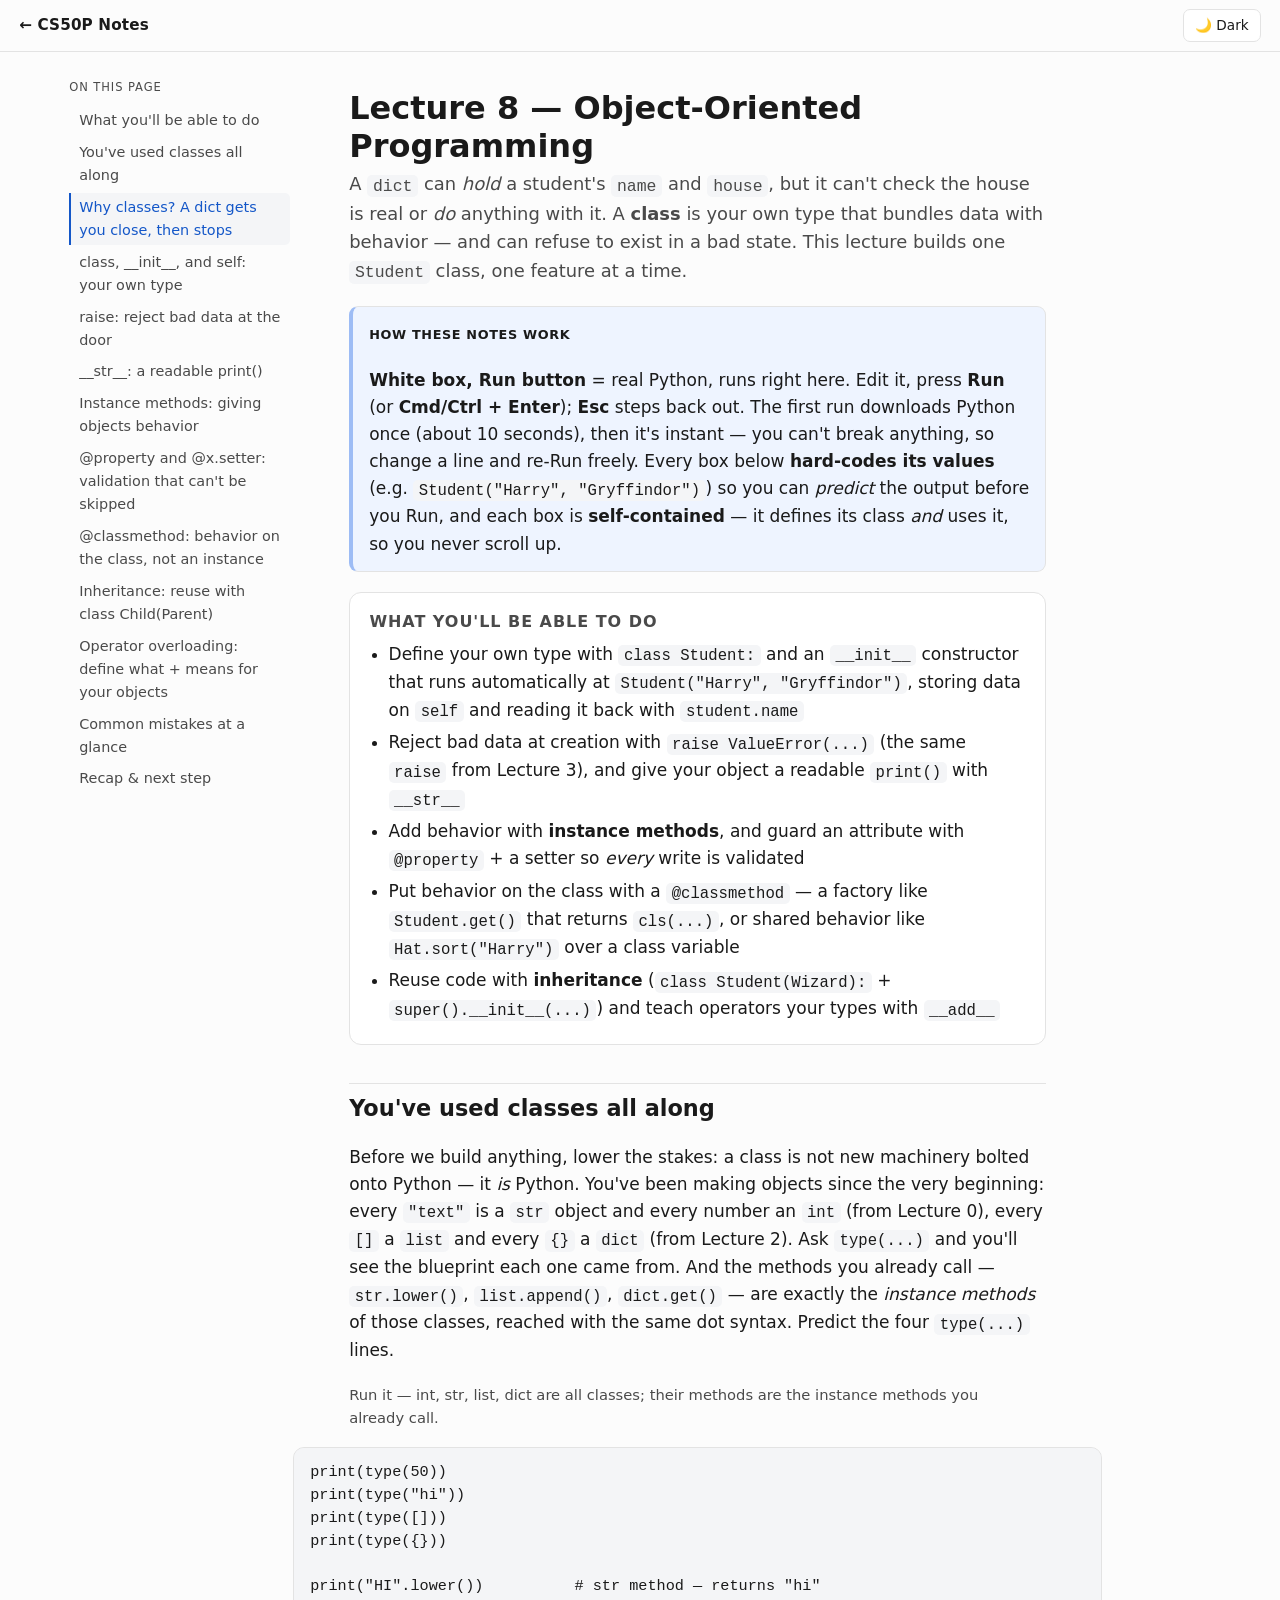
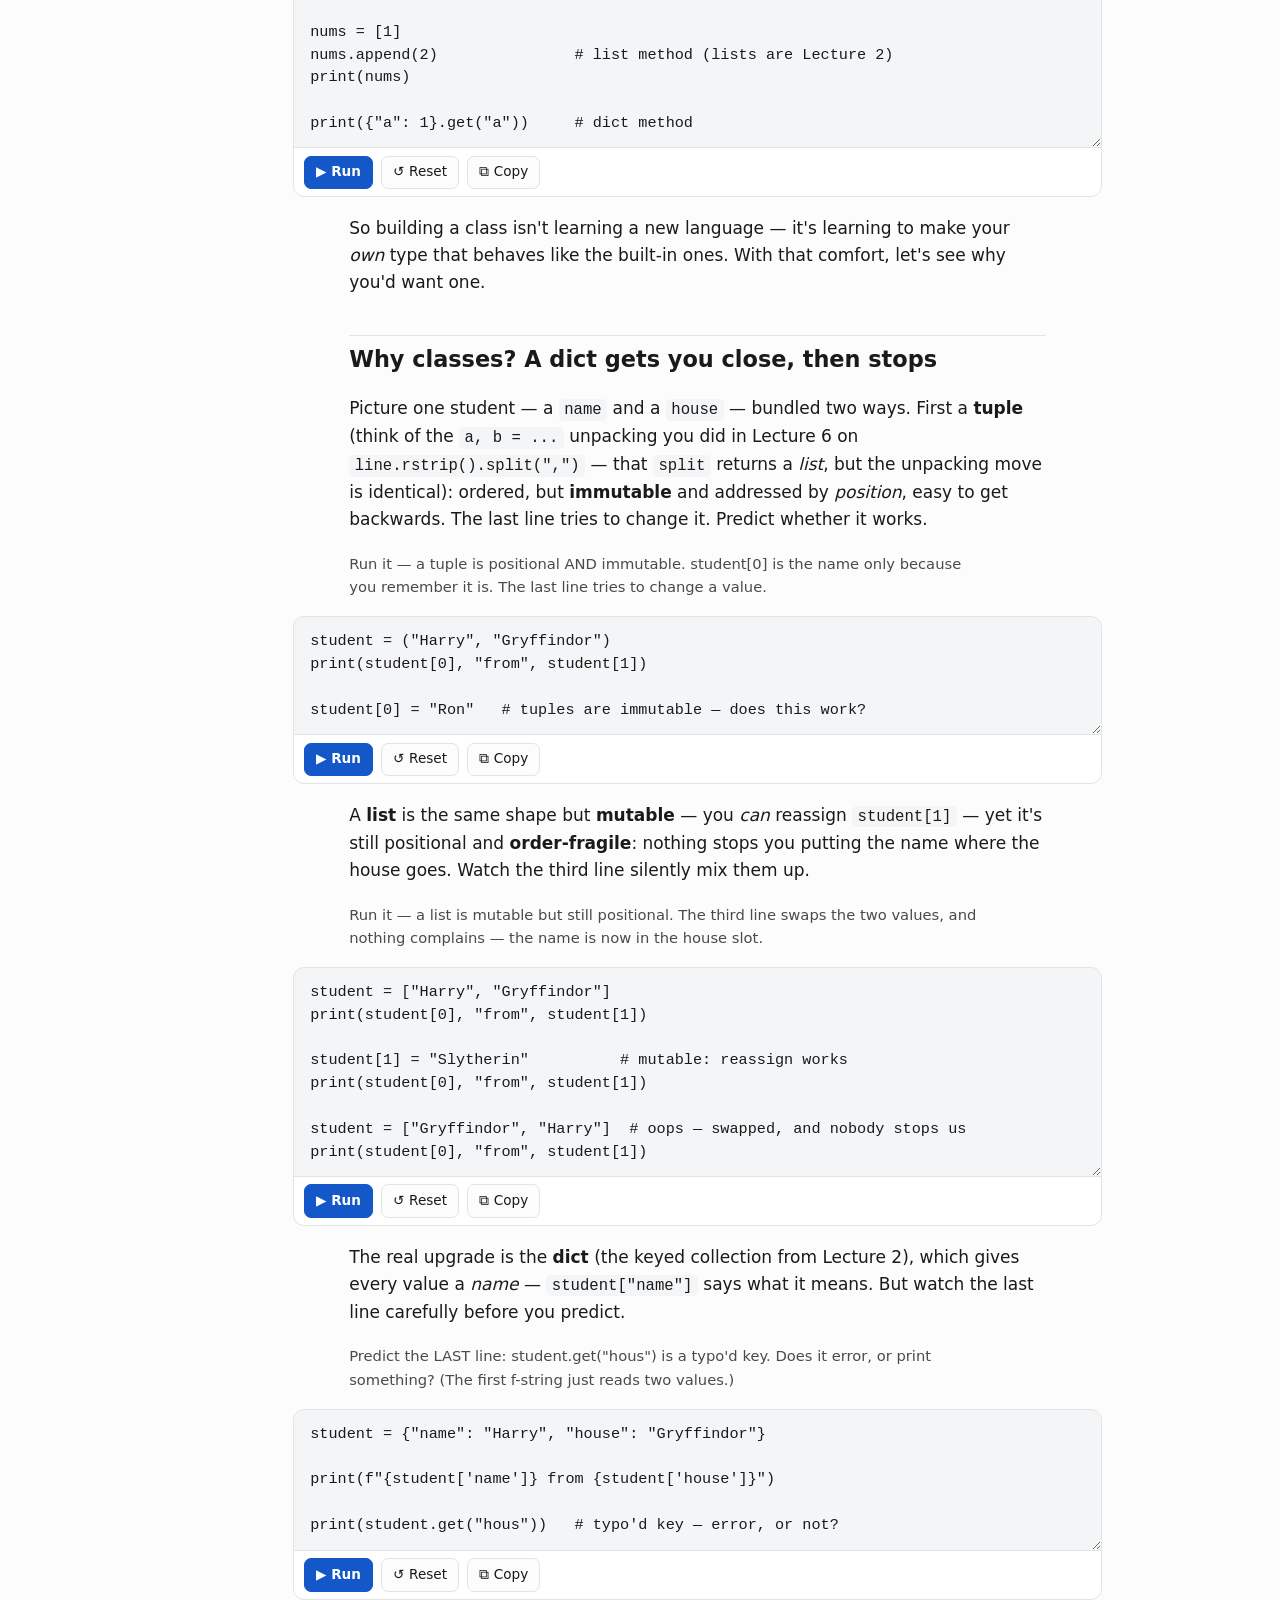
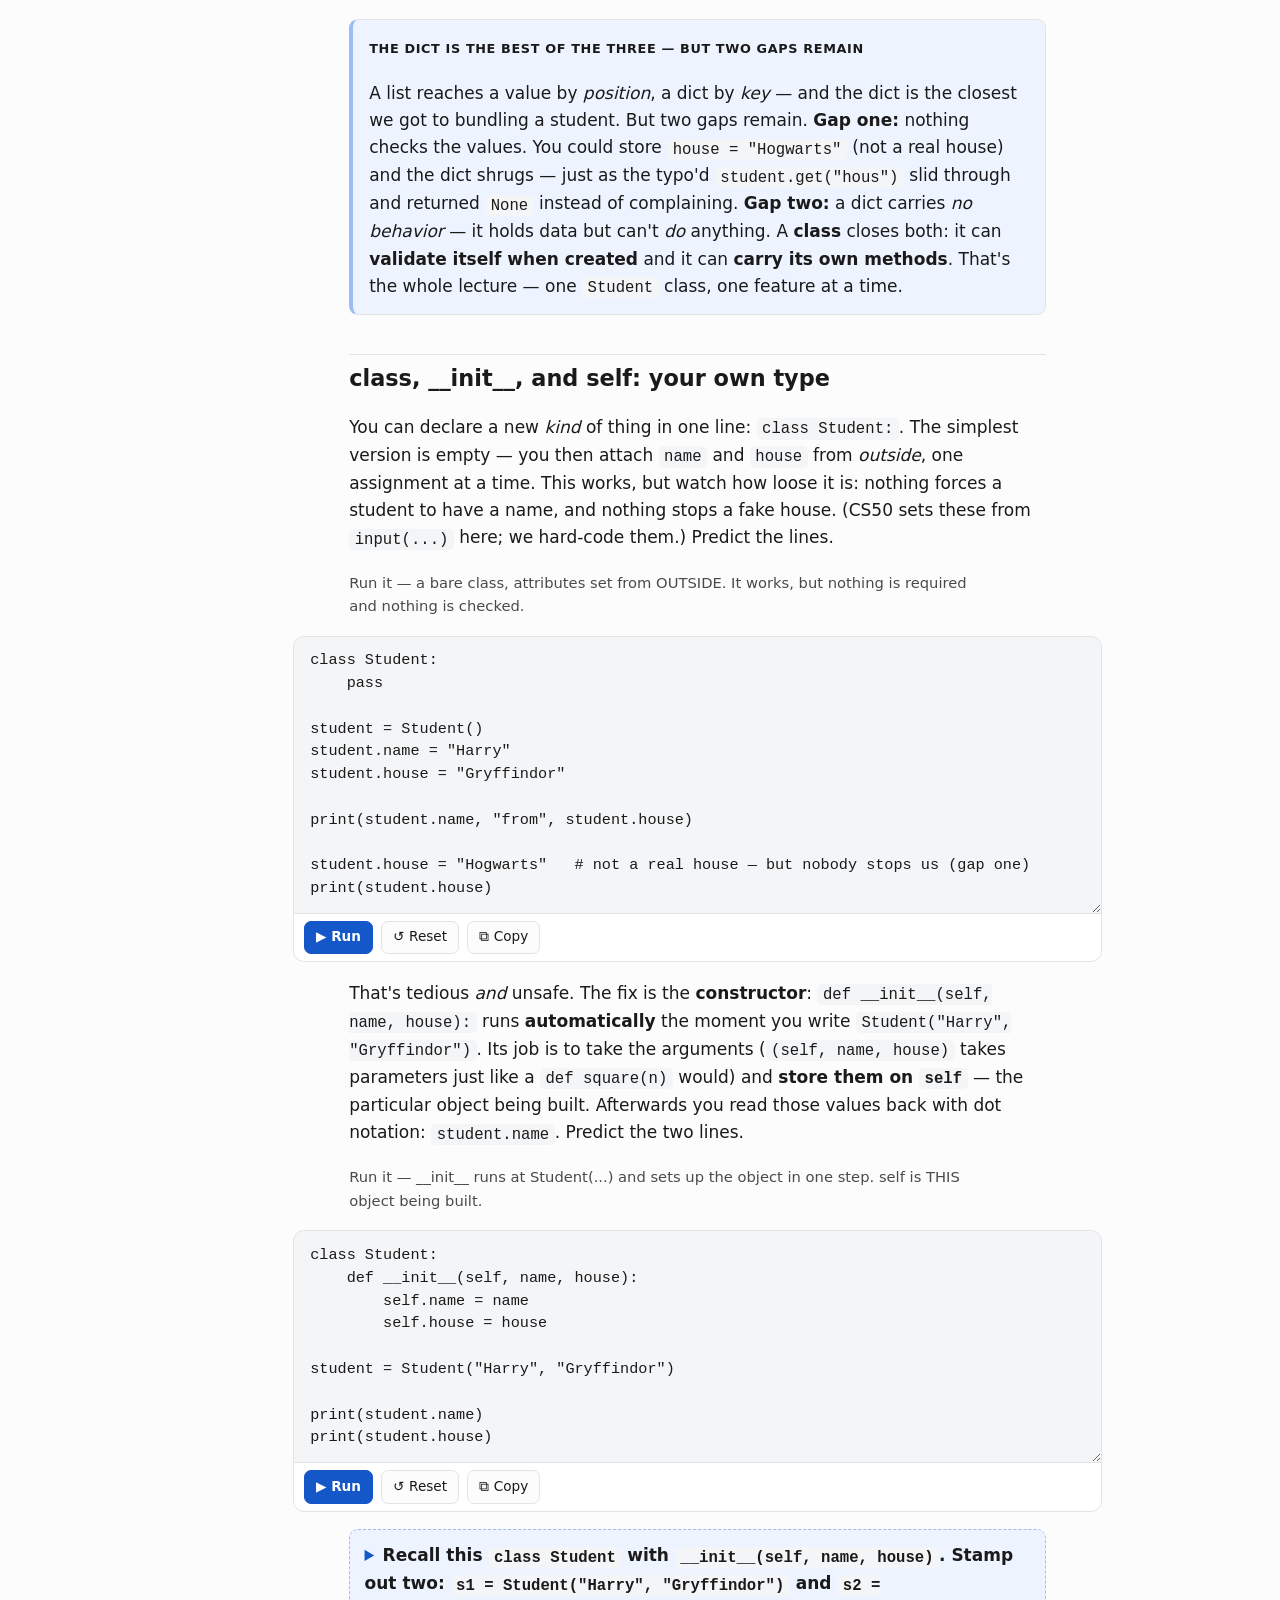
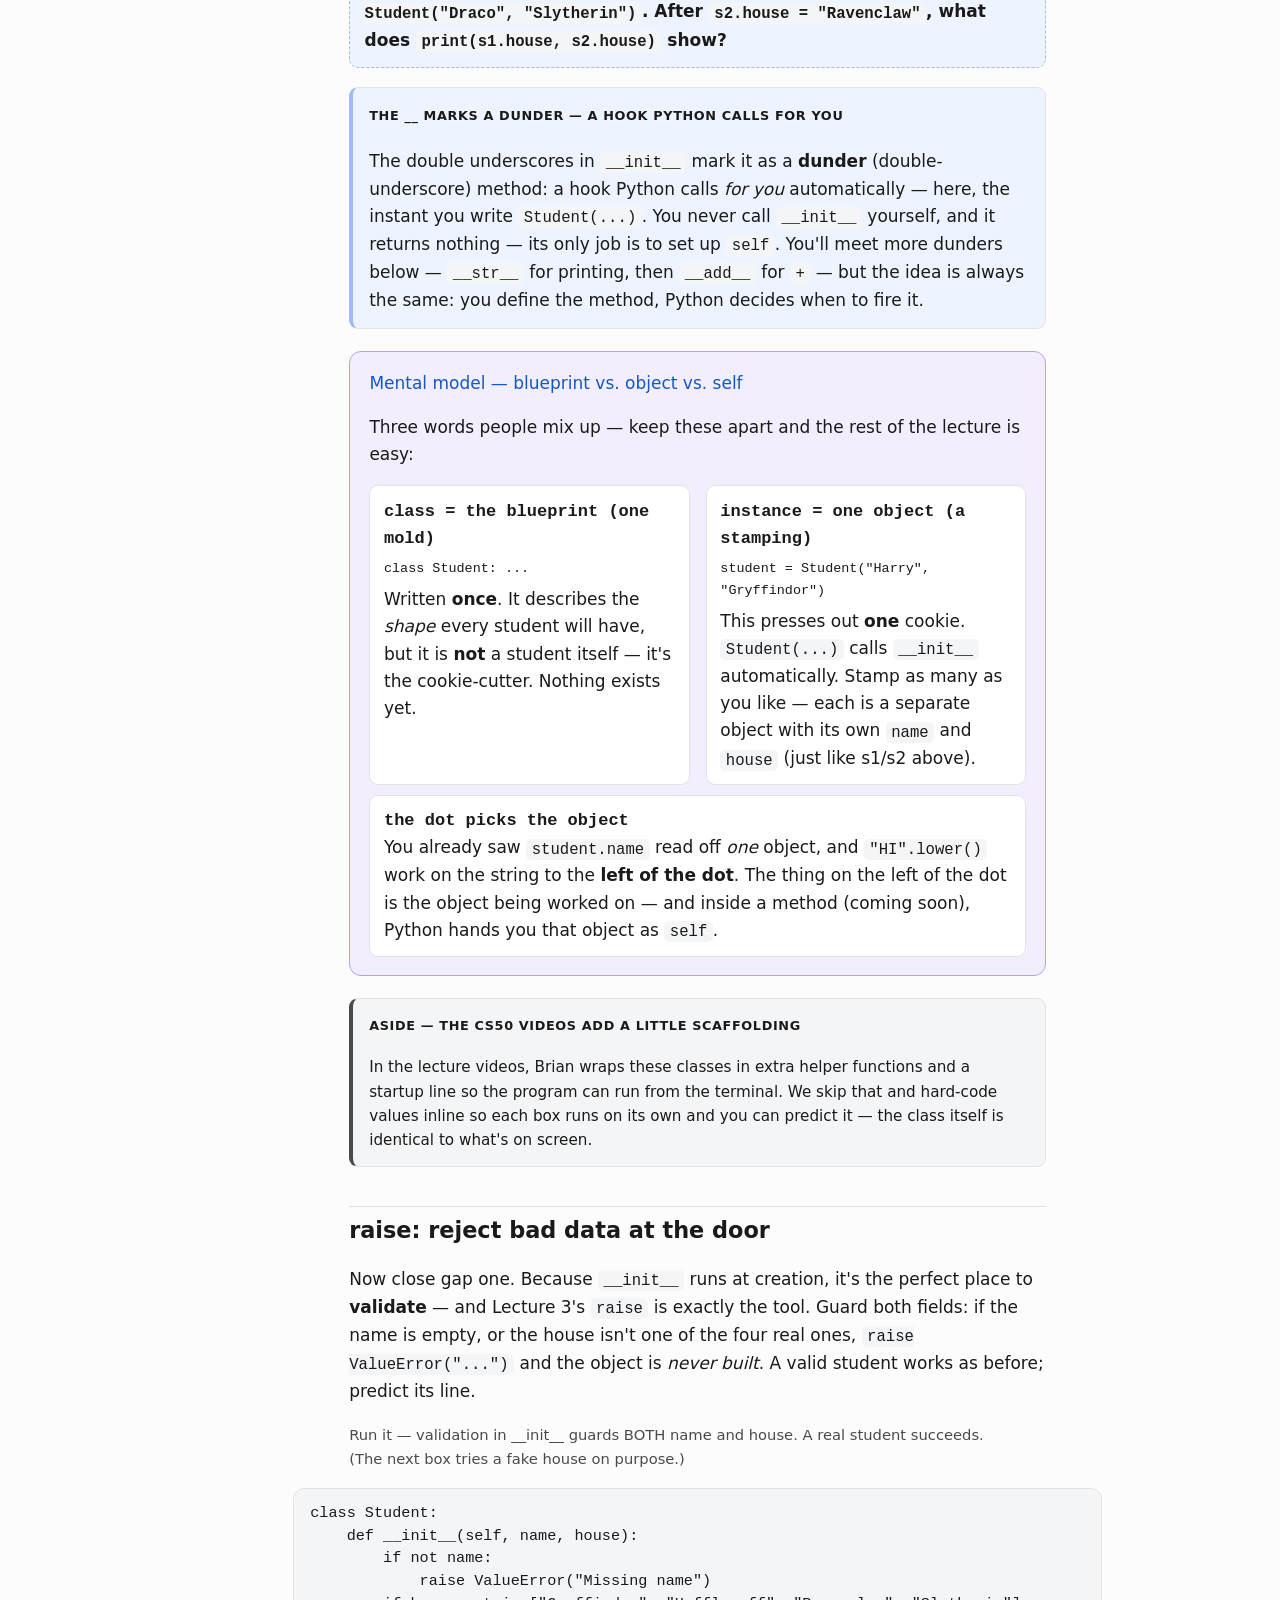
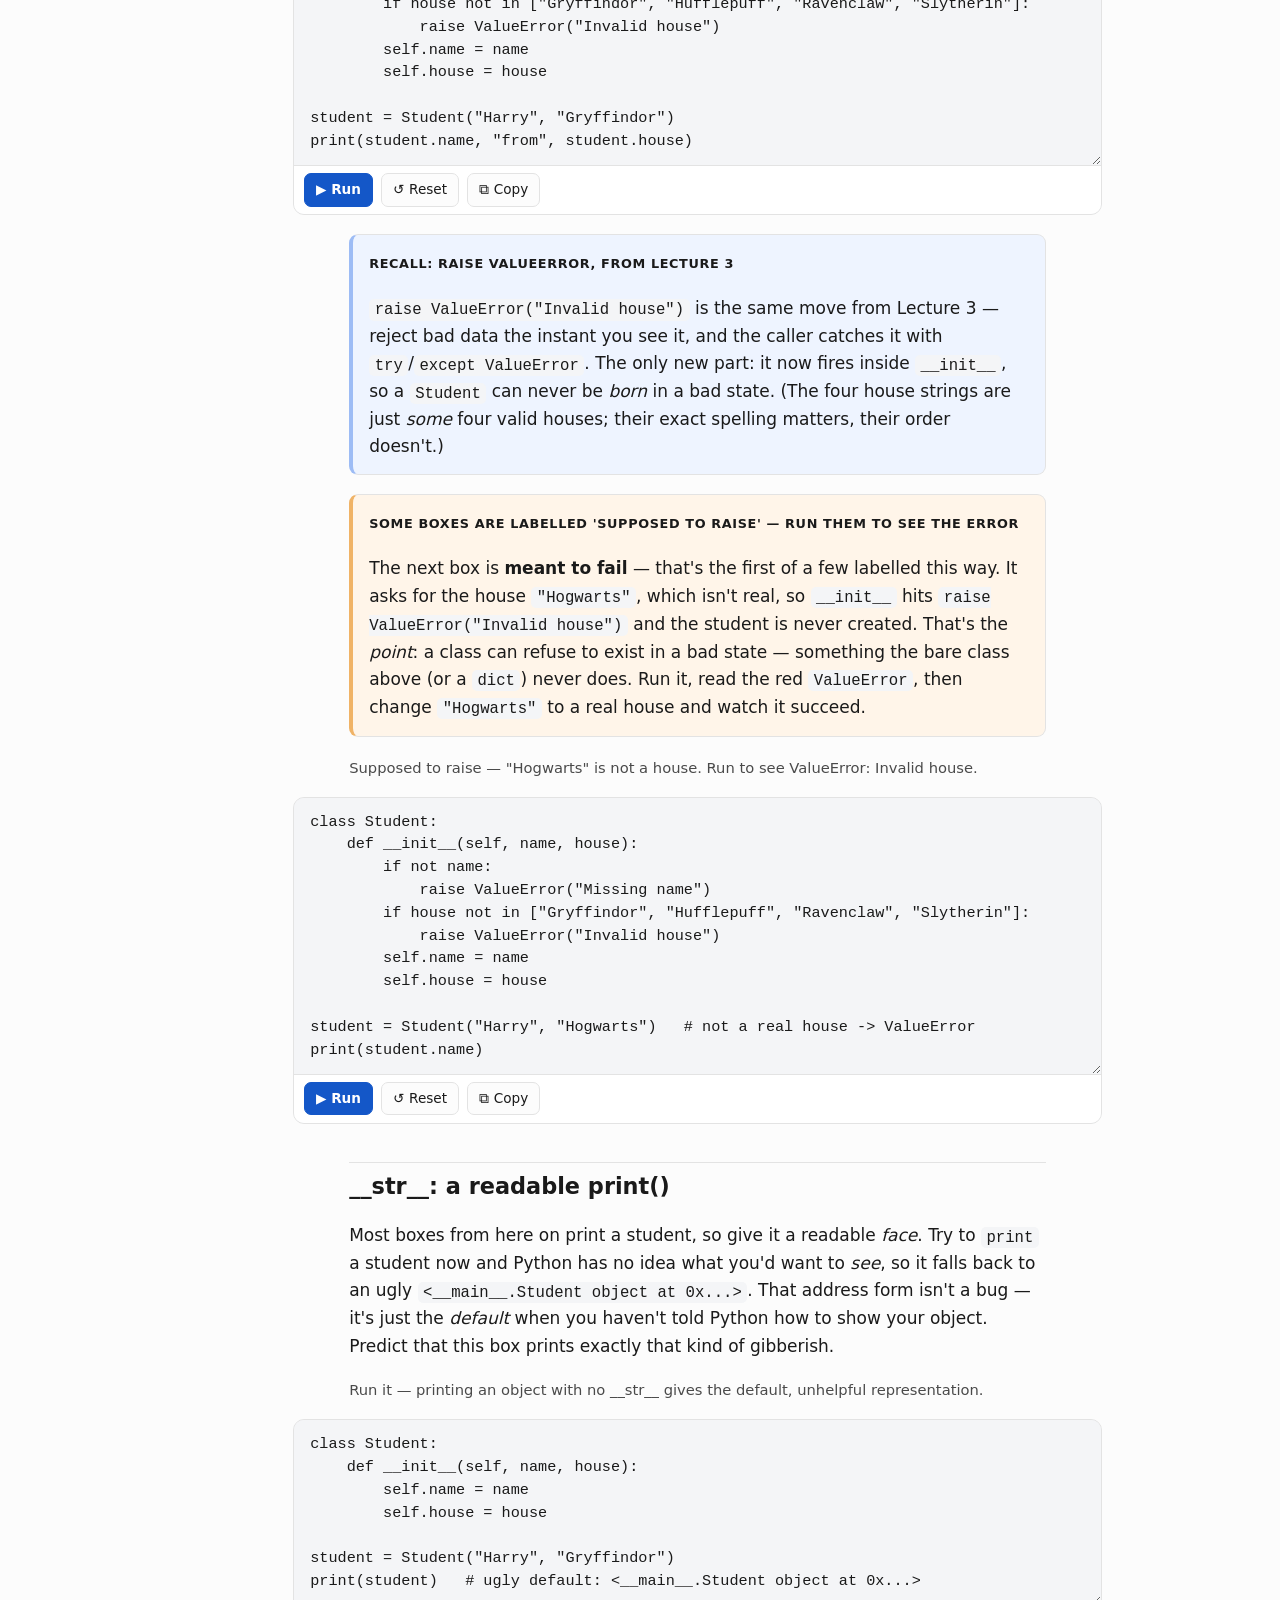
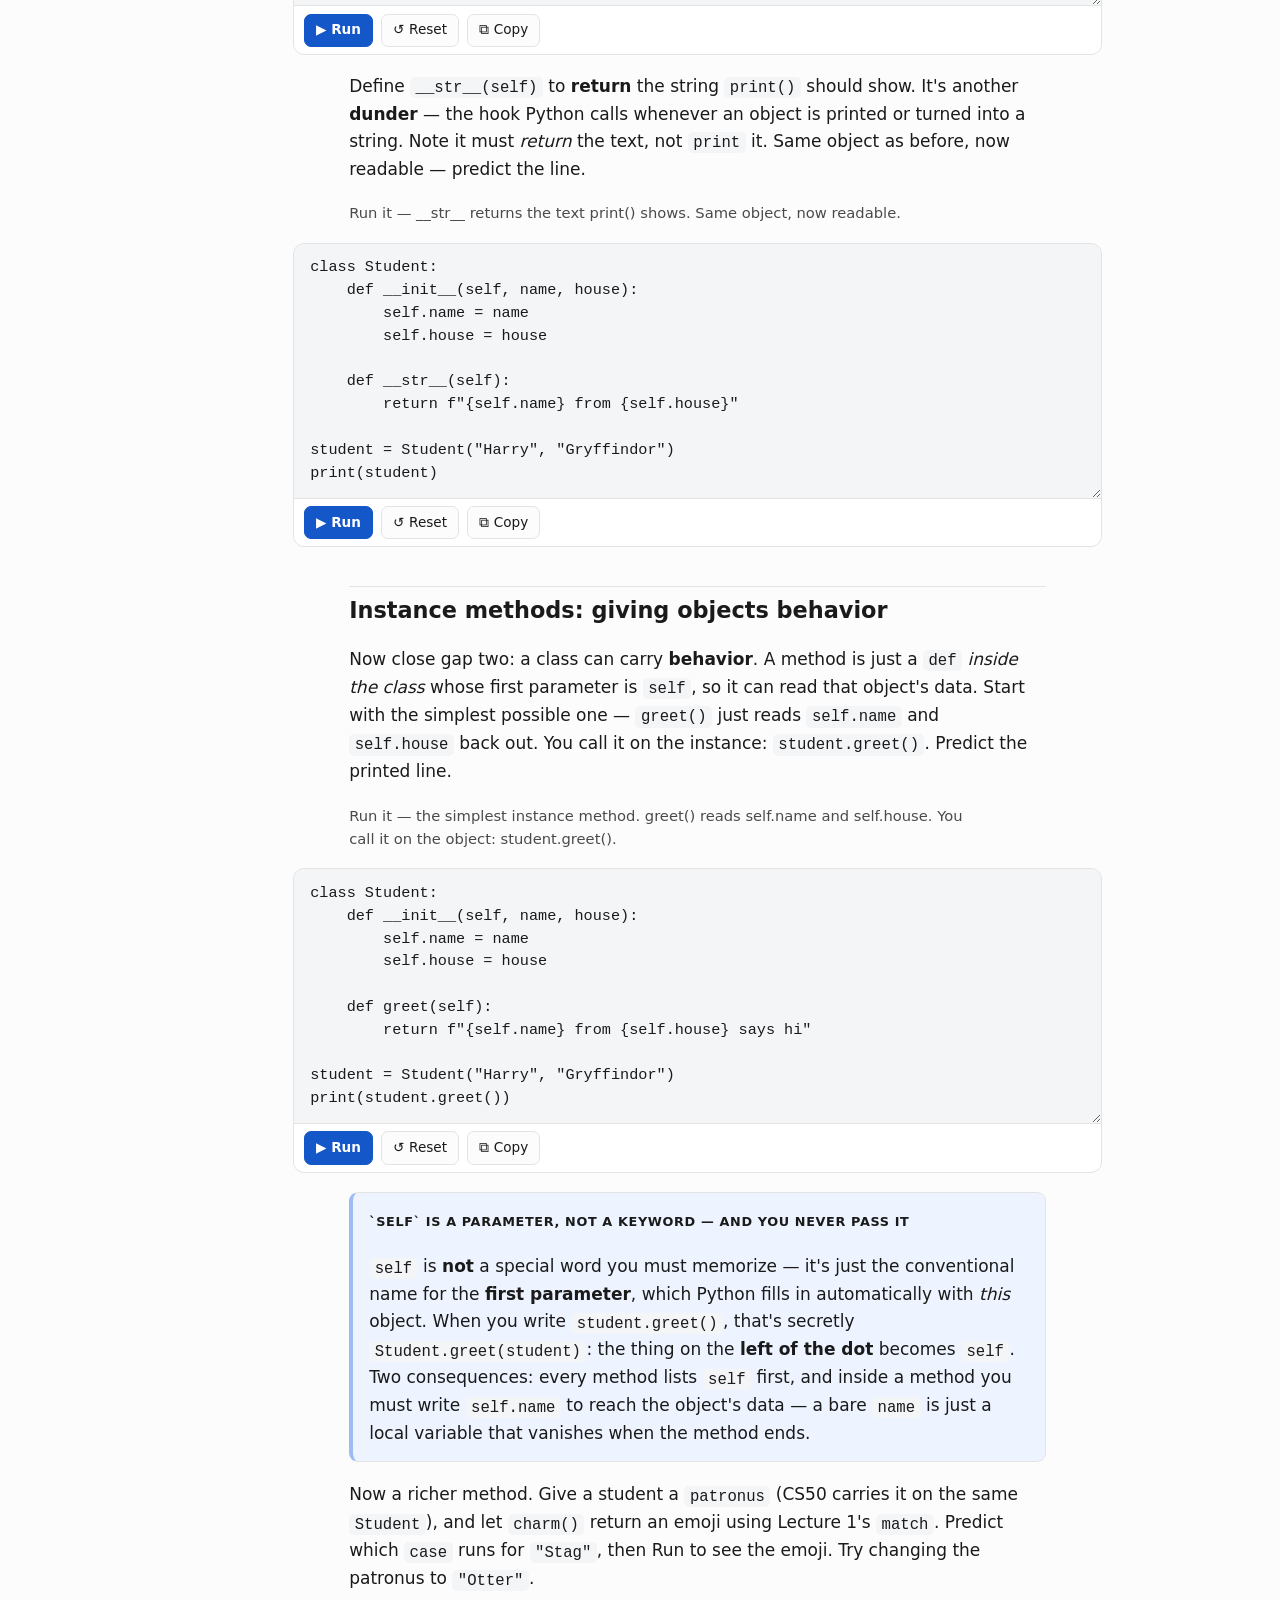
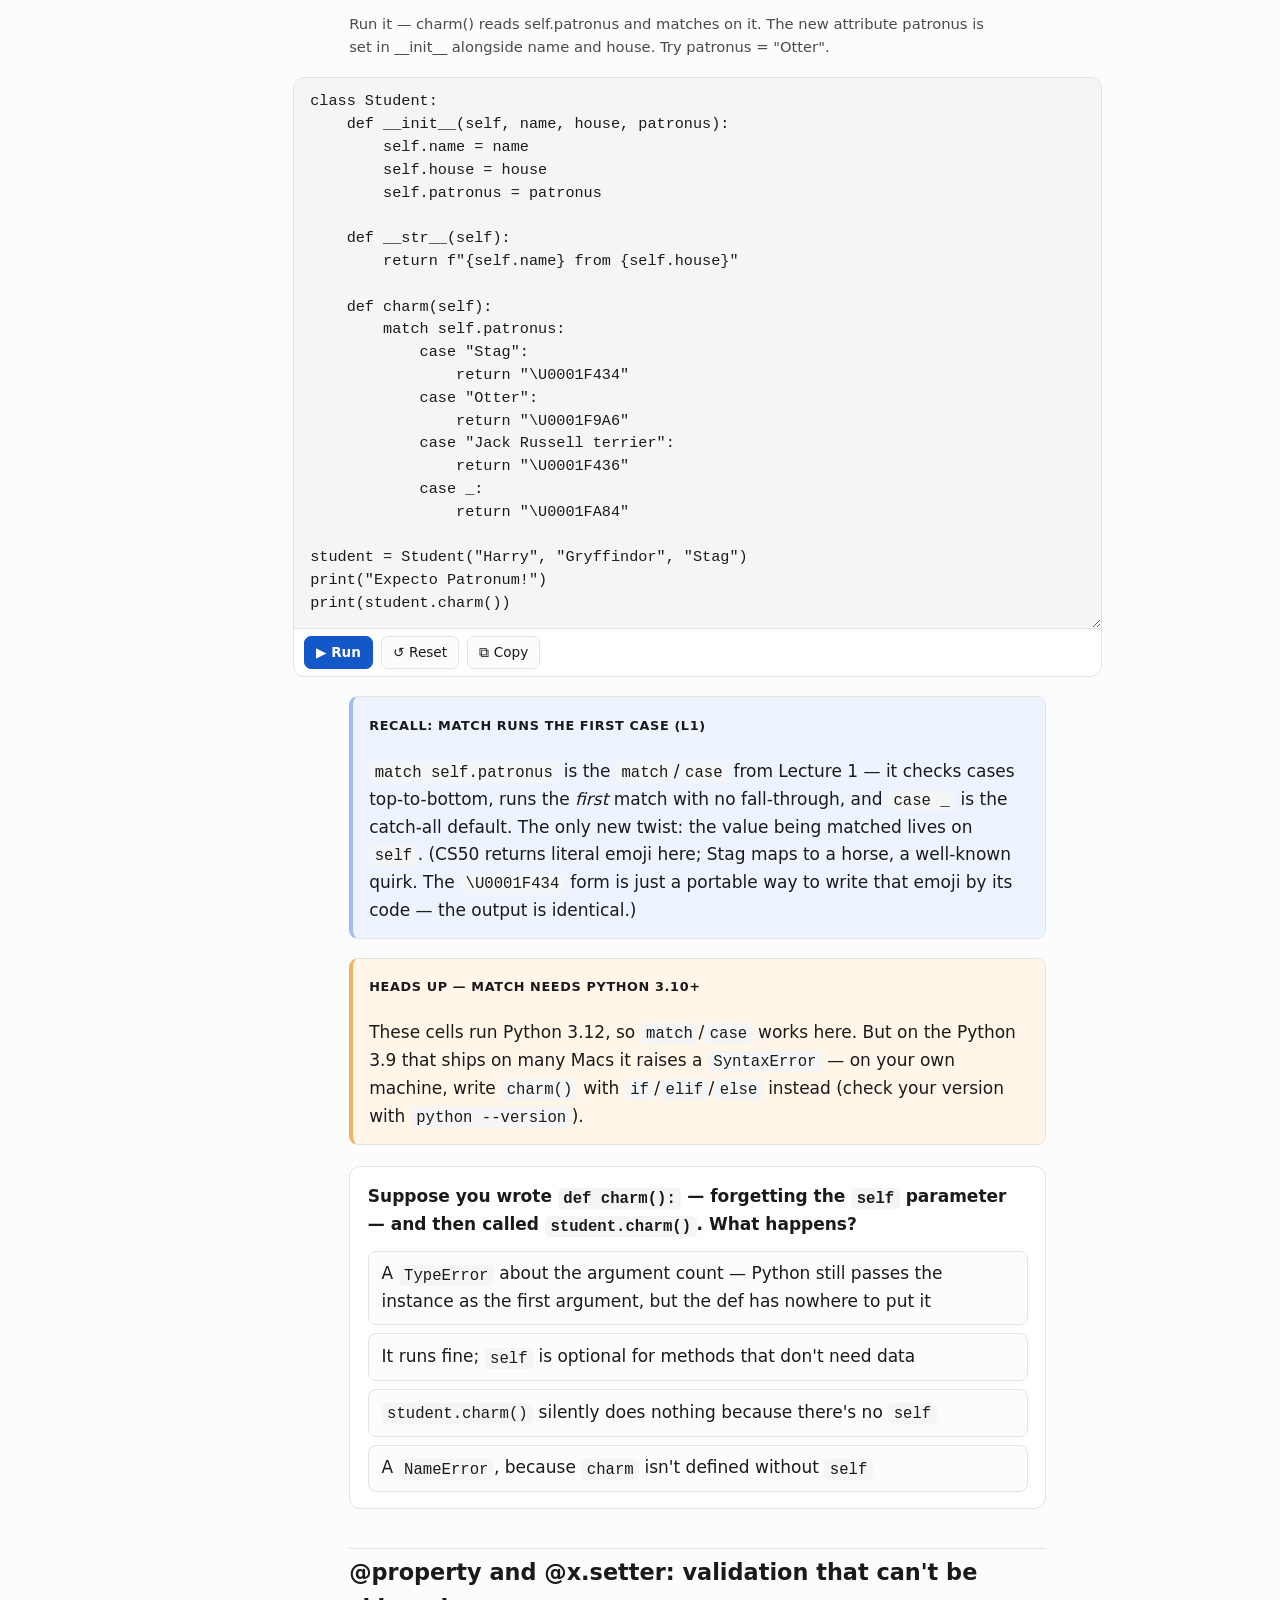
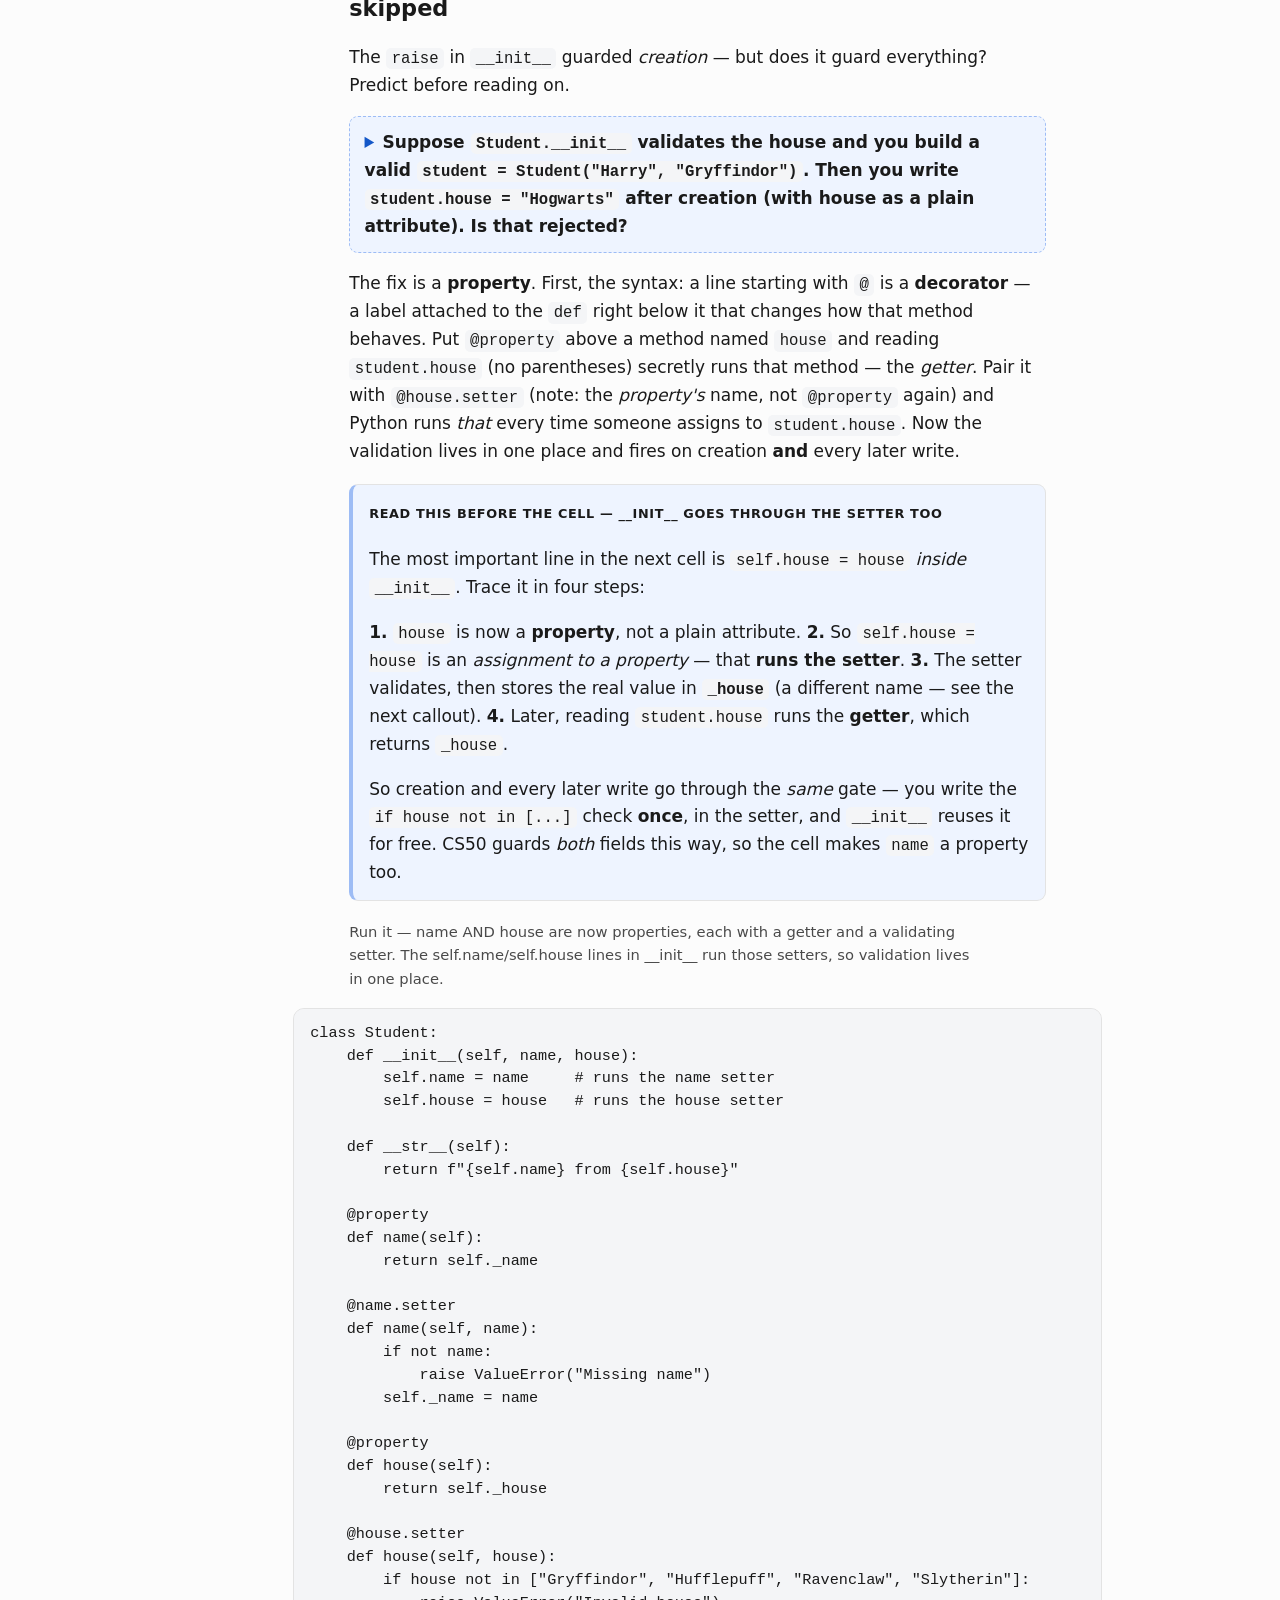
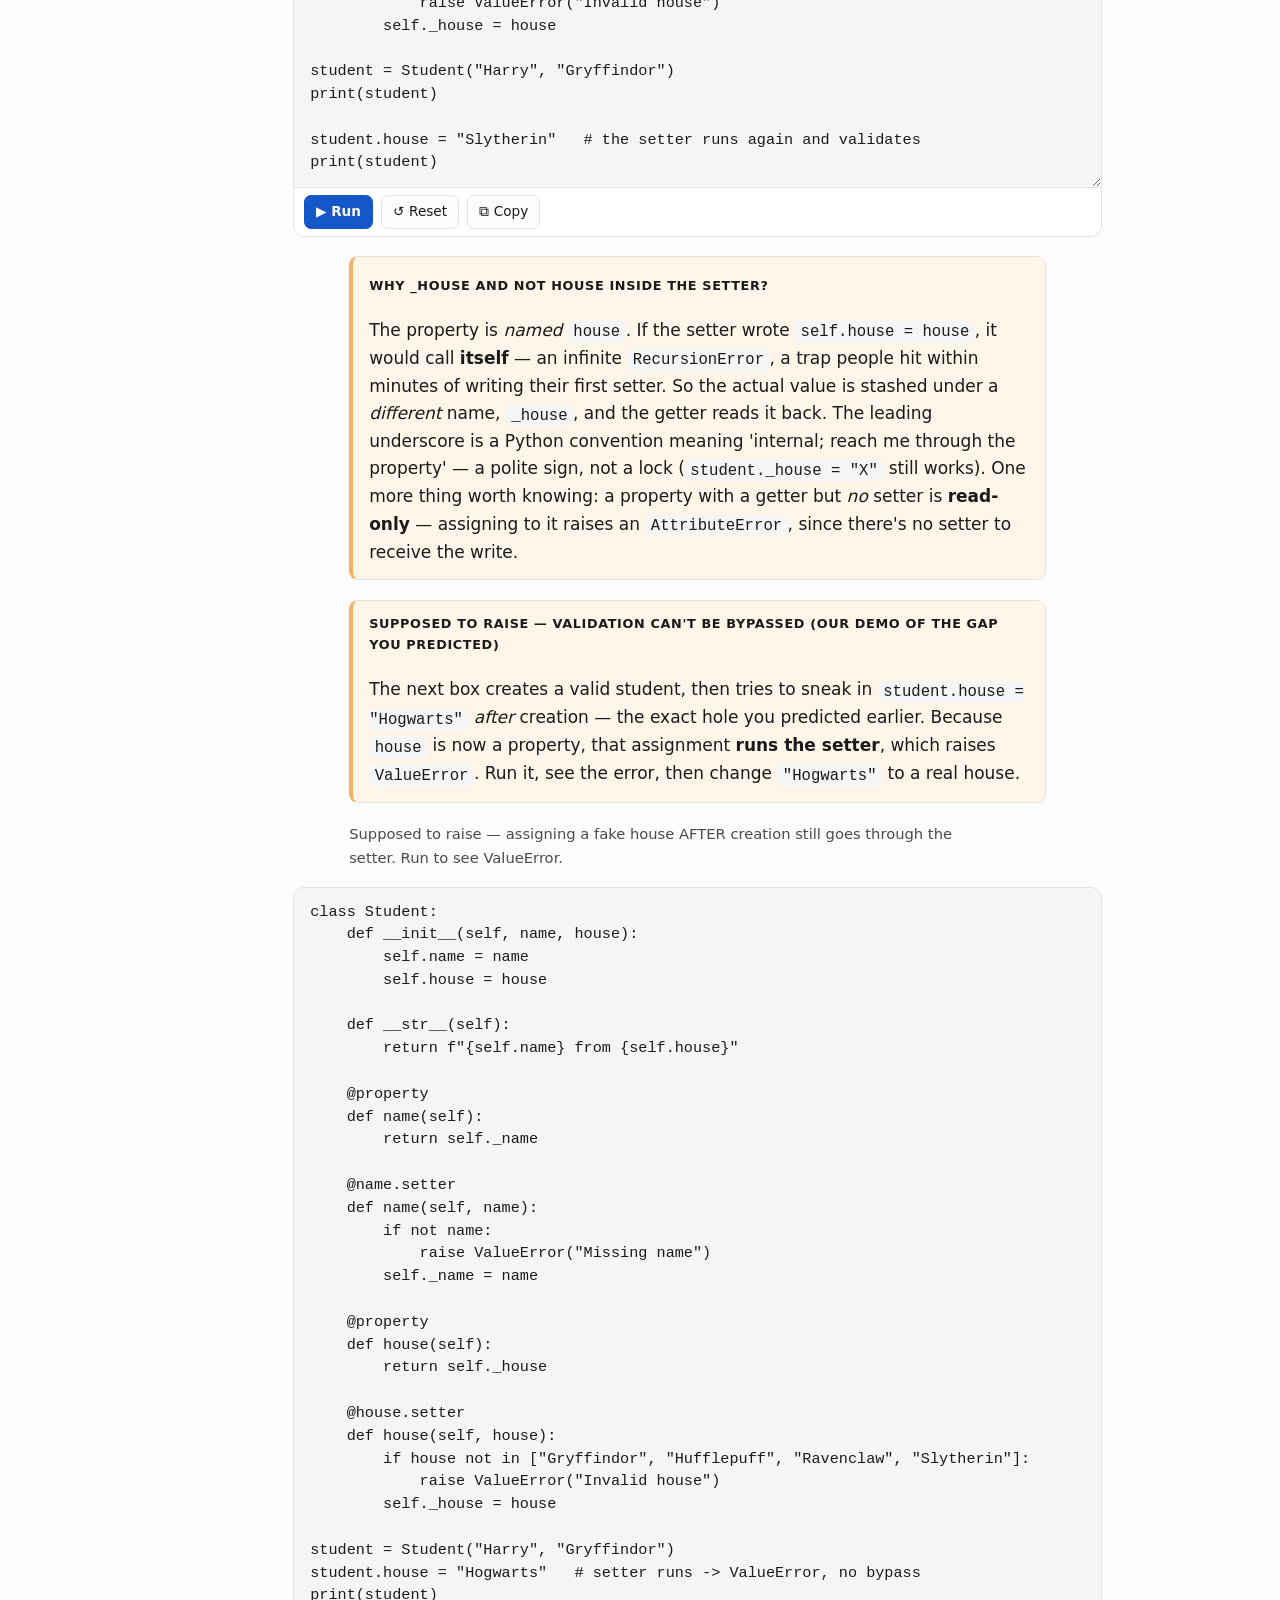
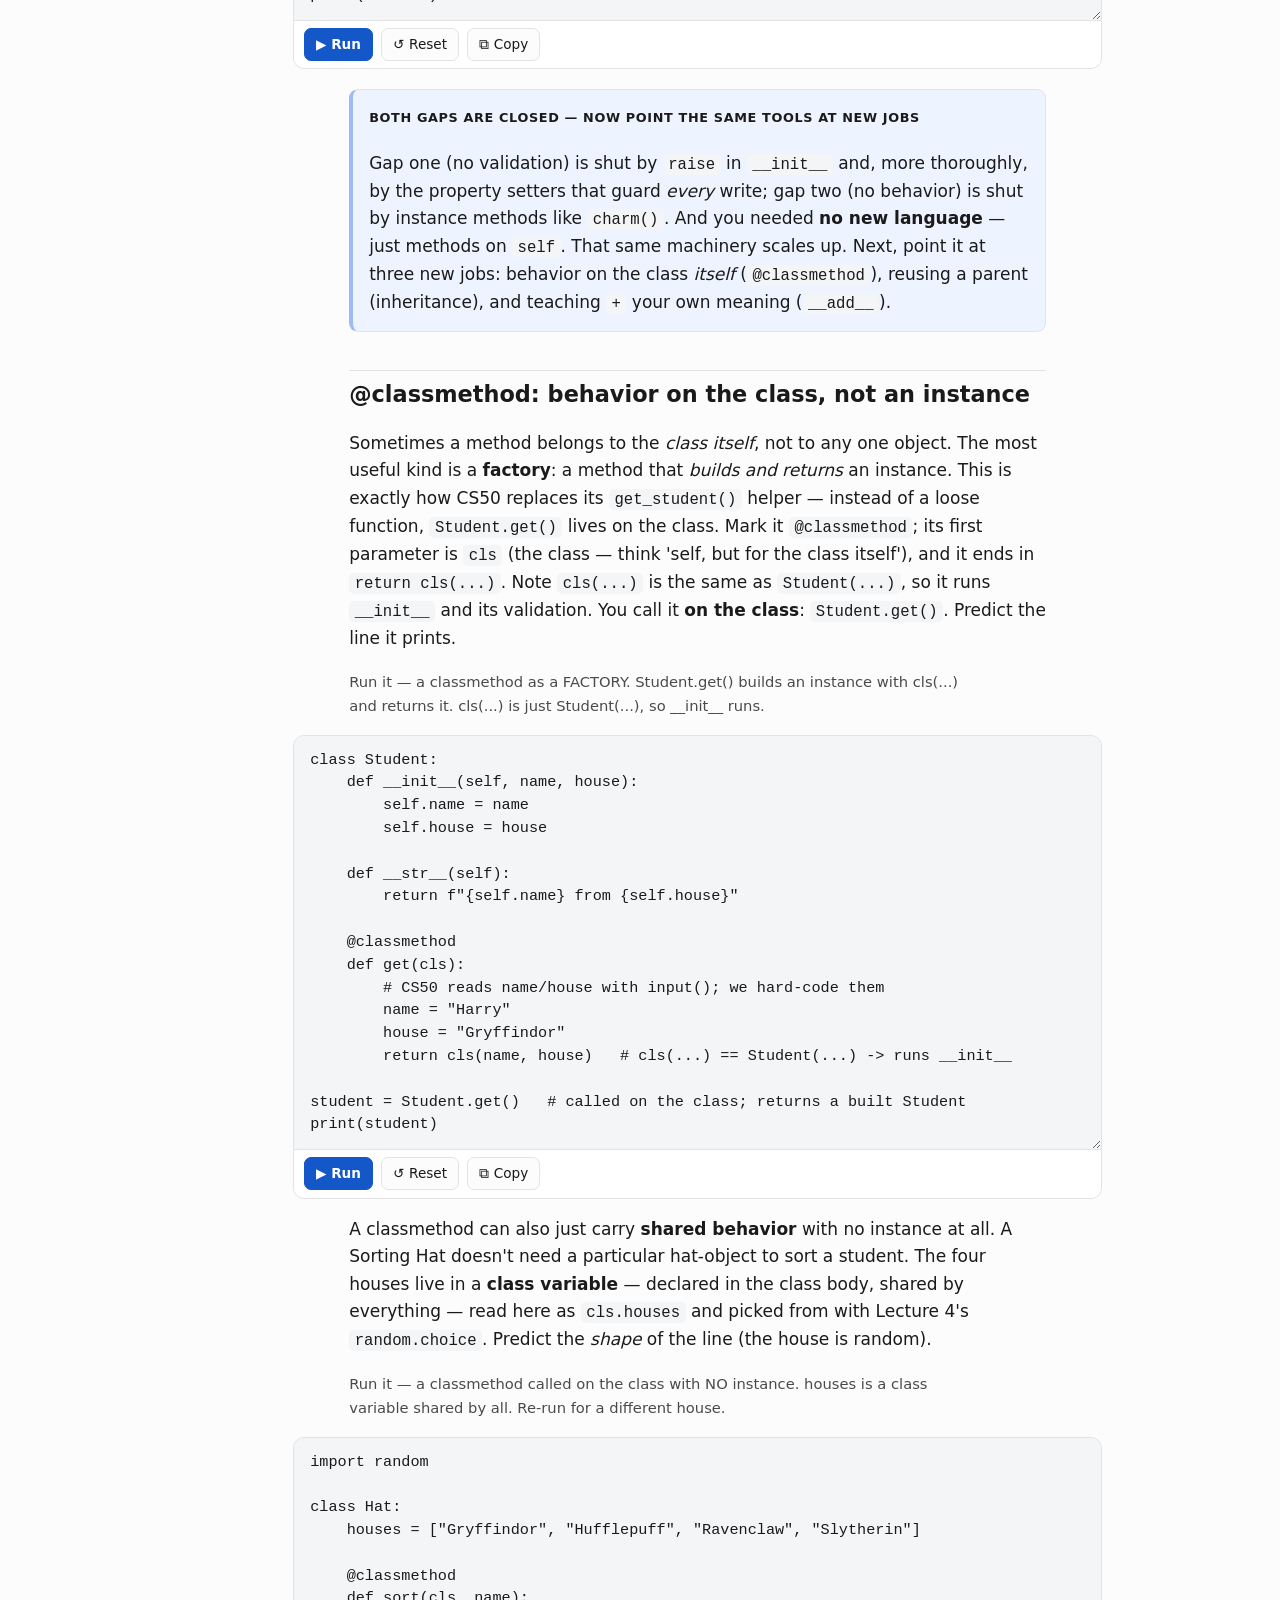
<file: lecture8.html>
<!DOCTYPE html>
<html lang="en">
<head>
<meta charset="utf-8">
<meta name="viewport" content="width=device-width, initial-scale=1">
<title>Lecture 8 — Object-Oriented Programming · CS50P Notes</title>
<link rel="icon" href="data:,">
<link rel="stylesheet" href="assets/notes.css">
<script>try{var t=localStorage.getItem('cs50p-theme');if(t)document.documentElement.setAttribute('data-theme',t);}catch(e){}</script>
</head>
<body>
<div id="progress"></div>

<header class="site">
  <a class="brand" href="index.html">← CS50P Notes</a>
  <span class="spacer"></span>
  <button class="theme-toggle" type="button" aria-pressed="false">🌙 Dark</button>
</header>

<div class="wrap">
<nav class="toc" aria-label="On this page">
  <details open><summary>Contents</summary><p class="toc-title">On this page</p><ol></ol></details>
</nav>

<main>
<h1>Lecture 8 — Object-Oriented Programming</h1>
  <p class="subtitle lead">A <code>dict</code> can <em>hold</em> a student's <code>name</code> and <code>house</code>, but it can't check the house is real or <em>do</em> anything with it. A <strong>class</strong> is your own type that bundles data with behavior — and can refuse to exist in a bad state. This lecture builds one <code>Student</code> class, one feature at a time.</p>
  <div class="callout note"><span class="tag">How these notes work</span><p><strong>White box, Run button</strong> = real Python, runs right here. Edit it, press <strong>Run</strong> (or <strong>Cmd/Ctrl + Enter</strong>); <strong>Esc</strong> steps back out. The first run downloads Python once (about 10 seconds), then it's instant — you can't break anything, so change a line and re-Run freely. Every box below <strong>hard-codes its values</strong> (e.g. <code>Student("Harry", "Gryffindor")</code>) so you can <em>predict</em> the output before you Run, and each box is <strong>self-contained</strong> — it defines its class <em>and</em> uses it, so you never scroll up.</p></div>
  <div class="objectives"><h2>What you'll be able to do</h2><ul><li>Define your own type with <code>class Student:</code> and an <code>__init__</code> constructor that runs automatically at <code>Student("Harry", "Gryffindor")</code>, storing data on <code>self</code> and reading it back with <code>student.name</code></li><li>Reject bad data at creation with <code>raise ValueError(...)</code> (the same <code>raise</code> from Lecture 3), and give your object a readable <code>print()</code> with <code>__str__</code></li><li>Add behavior with <strong>instance methods</strong>, and guard an attribute with <code>@property</code> + a setter so <em>every</em> write is validated</li><li>Put behavior on the class with a <code>@classmethod</code> — a factory like <code>Student.get()</code> that returns <code>cls(...)</code>, or shared behavior like <code>Hat.sort("Harry")</code> over a class variable</li><li>Reuse code with <strong>inheritance</strong> (<code>class Student(Wizard):</code> + <code>super().__init__(...)</code>) and teach operators your types with <code>__add__</code></li></ul></div>
  <h2>You've used classes all along</h2>
  <p>Before we build anything, lower the stakes: a class is not new machinery bolted onto Python — it <em>is</em> Python. You've been making objects since the very beginning: every <code>"text"</code> is a <code>str</code> object and every number an <code>int</code> (from Lecture 0), every <code>[]</code> a <code>list</code> and every <code>{}</code> a <code>dict</code> (from Lecture 2). Ask <code>type(...)</code> and you'll see the blueprint each one came from. And the methods you already call — <code>str.lower()</code>, <code>list.append()</code>, <code>dict.get()</code> — are exactly the <em>instance methods</em> of those classes, reached with the same dot syntax. Predict the four <code>type(...)</code> lines.</p>
  <p class="cell-note">Run it — int, str, list, dict are all classes; their methods are the instance methods you already call.</p><textarea class="py">print(type(50))
print(type("hi"))
print(type([]))
print(type({}))

print("HI".lower())          # str method — returns "hi"

nums = [1]
nums.append(2)               # list method (lists are Lecture 2)
print(nums)

print({"a": 1}.get("a"))     # dict method</textarea>
  <p>So building a class isn't learning a new language — it's learning to make your <em>own</em> type that behaves like the built-in ones. With that comfort, let's see why you'd want one.</p>
  <h2>Why classes? A dict gets you close, then stops</h2>
  <p>Picture one student — a <code>name</code> and a <code>house</code> — bundled two ways. First a <strong>tuple</strong> (think of the <code>a, b = ...</code> unpacking you did in Lecture 6 on <code>line.rstrip().split(",")</code> — that <code>split</code> returns a <em>list</em>, but the unpacking move is identical): ordered, but <strong>immutable</strong> and addressed by <em>position</em>, easy to get backwards. The last line tries to change it. Predict whether it works.</p>
  <p class="cell-note">Run it — a tuple is positional AND immutable. student[0] is the name only because you remember it is. The last line tries to change a value.</p><textarea class="py">student = ("Harry", "Gryffindor")
print(student[0], "from", student[1])

student[0] = "Ron"   # tuples are immutable — does this work?</textarea>
  <p>A <strong>list</strong> is the same shape but <strong>mutable</strong> — you <em>can</em> reassign <code>student[1]</code> — yet it's still positional and <strong>order-fragile</strong>: nothing stops you putting the name where the house goes. Watch the third line silently mix them up.</p>
  <p class="cell-note">Run it — a list is mutable but still positional. The third line swaps the two values, and nothing complains — the name is now in the house slot.</p><textarea class="py">student = ["Harry", "Gryffindor"]
print(student[0], "from", student[1])

student[1] = "Slytherin"          # mutable: reassign works
print(student[0], "from", student[1])

student = ["Gryffindor", "Harry"]  # oops — swapped, and nobody stops us
print(student[0], "from", student[1])</textarea>
  <p>The real upgrade is the <strong>dict</strong> (the keyed collection from Lecture 2), which gives every value a <em>name</em> — <code>student["name"]</code> says what it means. But watch the last line carefully before you predict.</p>
  <p class="cell-note">Predict the LAST line: student.get("hous") is a typo'd key. Does it error, or print something? (The first f-string just reads two values.)</p><textarea class="py">student = {"name": "Harry", "house": "Gryffindor"}

print(f"{student['name']} from {student['house']}")

print(student.get("hous"))   # typo'd key — error, or not?</textarea>
  <div class="callout note"><span class="tag">The dict is the best of the three — but two gaps remain</span><p>A list reaches a value by <em>position</em>, a dict by <em>key</em> — and the dict is the closest we got to bundling a student. But two gaps remain. <strong>Gap one:</strong> nothing checks the values. You could store <code>house = "Hogwarts"</code> (not a real house) and the dict shrugs — just as the typo'd <code>student.get("hous")</code> slid through and returned <code>None</code> instead of complaining. <strong>Gap two:</strong> a dict carries <em>no behavior</em> — it holds data but can't <em>do</em> anything. A <strong>class</strong> closes both: it can <strong>validate itself when created</strong> and it can <strong>carry its own methods</strong>. That's the whole lecture — one <code>Student</code> class, one feature at a time.</p></div>
  <h2>class, __init__, and self: your own type</h2>
  <p>You can declare a new <em>kind</em> of thing in one line: <code>class Student:</code>. The simplest version is empty — you then attach <code>name</code> and <code>house</code> from <em>outside</em>, one assignment at a time. This works, but watch how loose it is: nothing forces a student to have a name, and nothing stops a fake house. (CS50 sets these from <code>input(...)</code> here; we hard-code them.) Predict the lines.</p>
  <p class="cell-note">Run it — a bare class, attributes set from OUTSIDE. It works, but nothing is required and nothing is checked.</p><textarea class="py">class Student:
    pass

student = Student()
student.name = "Harry"
student.house = "Gryffindor"

print(student.name, "from", student.house)

student.house = "Hogwarts"   # not a real house — but nobody stops us (gap one)
print(student.house)</textarea>
  <p>That's tedious <em>and</em> unsafe. The fix is the <strong>constructor</strong>: <code>def __init__(self, name, house):</code> runs <strong>automatically</strong> the moment you write <code>Student("Harry", "Gryffindor")</code>. Its job is to take the arguments (<code>(self, name, house)</code> takes parameters just like a <code>def square(n)</code> would) and <strong>store them on <code>self</code></strong> — the particular object being built. Afterwards you read those values back with dot notation: <code>student.name</code>. Predict the two lines.</p>
  <p class="cell-note">Run it — __init__ runs at Student(...) and sets up the object in one step. self is THIS object being built.</p><textarea class="py">class Student:
    def __init__(self, name, house):
        self.name = name
        self.house = house

student = Student("Harry", "Gryffindor")

print(student.name)
print(student.house)</textarea>
  <details class="predict"><summary>Recall this <code>class Student</code> with <code>__init__(self, name, house)</code>. Stamp out two: <code>s1 = Student("Harry", "Gryffindor")</code> and <code>s2 = Student("Draco", "Slytherin")</code>. After <code>s2.house = "Ravenclaw"</code>, what does <code>print(s1.house, s2.house)</code> show?</summary><div style="margin:.2rem 0 .6rem"><p>It prints <strong><code>Gryffindor Ravenclaw</code></strong>. Each <code>Student(...)</code> call stamped out a <em>separate</em> object with its own <code>self</code>, so <code>s1</code> and <code>s2</code> carry independent <code>house</code> values — changing <code>s2</code> leaves <code>s1</code> untouched. One blueprint, many independent objects.</p></div></details>
  <div class="callout note"><span class="tag">The __ marks a dunder — a hook Python calls for you</span><p>The double underscores in <code>__init__</code> mark it as a <strong>dunder</strong> (double-underscore) method: a hook Python calls <em>for you</em> automatically — here, the instant you write <code>Student(...)</code>. You never call <code>__init__</code> yourself, and it returns nothing — its only job is to set up <code>self</code>. You'll meet more dunders below — <code>__str__</code> for printing, then <code>__add__</code> for <code>+</code> — but the idea is always the same: you define the method, Python decides when to fire it.</p></div>
  <div class="mental-model"><span class="tag">Mental model — blueprint vs. object vs. self</span><p>Three words people mix up — keep these apart and the rest of the lecture is easy:</p><div class="mm-diagram"><div class="mm-card"><b>class = the blueprint (one mold)</b><pre style="margin:.4rem 0;font-family:var(--mono);font-size:.84rem;white-space:pre-wrap;overflow-x:auto">class Student: ...</pre><span>Written <strong>once</strong>. It describes the <em>shape</em> every student will have, but it is <strong>not</strong> a student itself — it's the cookie-cutter. Nothing exists yet.</span></div><div class="mm-card"><b>instance = one object (a stamping)</b><pre style="margin:.4rem 0;font-family:var(--mono);font-size:.84rem;white-space:pre-wrap;overflow-x:auto">student = Student("Harry", "Gryffindor")</pre><span>This presses out <strong>one</strong> cookie. <code>Student(...)</code> calls <code>__init__</code> automatically. Stamp as many as you like — each is a separate object with its own <code>name</code> and <code>house</code> (just like s1/s2 above).</span></div><div class="mm-card"><b>the dot picks the object</b><span>You already saw <code>student.name</code> read off <em>one</em> object, and <code>"HI".lower()</code> work on the string to the <strong>left of the dot</strong>. The thing on the left of the dot is the object being worked on — and inside a method (coming soon), Python hands you that object as <code>self</code>.</span></div></div></div>
  <div class="callout later"><span class="tag">Aside — the CS50 videos add a little scaffolding</span><p>In the lecture videos, Brian wraps these classes in extra helper functions and a startup line so the program can run from the terminal. We skip that and hard-code values inline so each box runs on its own and you can predict it — the class itself is identical to what's on screen.</p></div>
  <h2>raise: reject bad data at the door</h2>
  <p>Now close gap one. Because <code>__init__</code> runs at creation, it's the perfect place to <strong>validate</strong> — and Lecture 3's <code>raise</code> is exactly the tool. Guard both fields: if the name is empty, or the house isn't one of the four real ones, <code>raise ValueError("...")</code> and the object is <em>never built</em>. A valid student works as before; predict its line.</p>
  <p class="cell-note">Run it — validation in __init__ guards BOTH name and house. A real student succeeds. (The next box tries a fake house on purpose.)</p><textarea class="py">class Student:
    def __init__(self, name, house):
        if not name:
            raise ValueError("Missing name")
        if house not in ["Gryffindor", "Hufflepuff", "Ravenclaw", "Slytherin"]:
            raise ValueError("Invalid house")
        self.name = name
        self.house = house

student = Student("Harry", "Gryffindor")
print(student.name, "from", student.house)</textarea>
  <div class="callout note"><span class="tag">Recall: raise ValueError, from Lecture 3</span><p><code>raise ValueError("Invalid house")</code> is the same move from Lecture 3 — reject bad data the instant you see it, and the caller catches it with <code>try</code>/<code>except ValueError</code>. The only new part: it now fires inside <code>__init__</code>, so a <code>Student</code> can never be <em>born</em> in a bad state. (The four house strings are just <em>some</em> four valid houses; their exact spelling matters, their order doesn't.)</p></div>
  <div class="callout gotcha"><span class="tag">Some boxes are labelled 'Supposed to raise' — Run them to SEE the error</span><p>The next box is <strong>meant to fail</strong> — that's the first of a few labelled this way. It asks for the house <code>"Hogwarts"</code>, which isn't real, so <code>__init__</code> hits <code>raise ValueError("Invalid house")</code> and the student is never created. That's the <em>point</em>: a class can refuse to exist in a bad state — something the bare class above (or a <code>dict</code>) never does. Run it, read the red <code>ValueError</code>, then change <code>"Hogwarts"</code> to a real house and watch it succeed.</p></div>
  <p class="cell-note">Supposed to raise — "Hogwarts" is not a house. Run to see ValueError: Invalid house.</p><textarea class="py">class Student:
    def __init__(self, name, house):
        if not name:
            raise ValueError("Missing name")
        if house not in ["Gryffindor", "Hufflepuff", "Ravenclaw", "Slytherin"]:
            raise ValueError("Invalid house")
        self.name = name
        self.house = house

student = Student("Harry", "Hogwarts")   # not a real house -&gt; ValueError
print(student.name)</textarea>
  <h2>__str__: a readable print()</h2>
  <p>Most boxes from here on print a student, so give it a readable <em>face</em>. Try to <code>print</code> a student now and Python has no idea what you'd want to <em>see</em>, so it falls back to an ugly <code>&lt;__main__.Student object at 0x...&gt;</code>. That address form isn't a bug — it's just the <em>default</em> when you haven't told Python how to show your object. Predict that this box prints exactly that kind of gibberish.</p>
  <p class="cell-note">Run it — printing an object with no __str__ gives the default, unhelpful representation.</p><textarea class="py">class Student:
    def __init__(self, name, house):
        self.name = name
        self.house = house

student = Student("Harry", "Gryffindor")
print(student)   # ugly default: &lt;__main__.Student object at 0x...&gt;</textarea>
  <p>Define <code>__str__(self)</code> to <strong>return</strong> the string <code>print()</code> should show. It's another <strong>dunder</strong> — the hook Python calls whenever an object is printed or turned into a string. Note it must <em>return</em> the text, not <code>print</code> it. Same object as before, now readable — predict the line.</p>
  <p class="cell-note">Run it — __str__ returns the text print() shows. Same object, now readable.</p><textarea class="py">class Student:
    def __init__(self, name, house):
        self.name = name
        self.house = house

    def __str__(self):
        return f"{self.name} from {self.house}"

student = Student("Harry", "Gryffindor")
print(student)</textarea>
  <h2>Instance methods: giving objects behavior</h2>
  <p>Now close gap two: a class can carry <strong>behavior</strong>. A method is just a <code>def</code> <em>inside the class</em> whose first parameter is <code>self</code>, so it can read that object's data. Start with the simplest possible one — <code>greet()</code> just reads <code>self.name</code> and <code>self.house</code> back out. You call it on the instance: <code>student.greet()</code>. Predict the printed line.</p>
  <p class="cell-note">Run it — the simplest instance method. greet() reads self.name and self.house. You call it on the object: student.greet().</p><textarea class="py">class Student:
    def __init__(self, name, house):
        self.name = name
        self.house = house

    def greet(self):
        return f"{self.name} from {self.house} says hi"

student = Student("Harry", "Gryffindor")
print(student.greet())</textarea>
  <div class="callout note"><span class="tag">`self` is a parameter, not a keyword — and you never pass it</span><p><code>self</code> is <strong>not</strong> a special word you must memorize — it's just the conventional name for the <strong>first parameter</strong>, which Python fills in automatically with <em>this</em> object. When you write <code>student.greet()</code>, that's secretly <code>Student.greet(student)</code>: the thing on the <strong>left of the dot</strong> becomes <code>self</code>. Two consequences: every method lists <code>self</code> first, and inside a method you must write <code>self.name</code> to reach the object's data — a bare <code>name</code> is just a local variable that vanishes when the method ends.</p></div>
  <p>Now a richer method. Give a student a <code>patronus</code> (CS50 carries it on the same <code>Student</code>), and let <code>charm()</code> return an emoji using Lecture 1's <code>match</code>. Predict which <code>case</code> runs for <code>"Stag"</code>, then Run to see the emoji. Try changing the patronus to <code>"Otter"</code>.</p>
  <p class="cell-note">Run it — charm() reads self.patronus and matches on it. The new attribute patronus is set in __init__ alongside name and house. Try patronus = "Otter".</p><textarea class="py">class Student:
    def __init__(self, name, house, patronus):
        self.name = name
        self.house = house
        self.patronus = patronus

    def __str__(self):
        return f"{self.name} from {self.house}"

    def charm(self):
        match self.patronus:
            case "Stag":
                return "\U0001F434"
            case "Otter":
                return "\U0001F9A6"
            case "Jack Russell terrier":
                return "\U0001F436"
            case _:
                return "\U0001FA84"

student = Student("Harry", "Gryffindor", "Stag")
print("Expecto Patronum!")
print(student.charm())</textarea>
  <div class="callout note"><span class="tag">Recall: match runs the first case (L1)</span><p><code>match self.patronus</code> is the <code>match</code>/<code>case</code> from Lecture 1 — it checks cases top-to-bottom, runs the <em>first</em> match with no fall-through, and <code>case _</code> is the catch-all default. The only new twist: the value being matched lives on <code>self</code>. (CS50 returns literal emoji here; Stag maps to a horse, a well-known quirk. The <code>\U0001F434</code> form is just a portable way to write that emoji by its code — the output is identical.)</p></div>
  <div class="callout gotcha"><span class="tag">Heads up — match needs Python 3.10+</span><p>These cells run Python 3.12, so <code>match</code>/<code>case</code> works here. But on the Python 3.9 that ships on many Macs it raises a <code>SyntaxError</code> — on your own machine, write <code>charm()</code> with <code>if</code>/<code>elif</code>/<code>else</code> instead (check your version with <code>python --version</code>).</p></div>
  <div class="quiz"><p class="quiz-q">Suppose you wrote <code>def charm():</code> — forgetting the <code>self</code> parameter — and then called <code>student.charm()</code>. What happens?</p><div class="opts"><button class="opt" type="button" data-correct>A <code>TypeError</code> about the argument count — Python still passes the instance as the first argument, but the def has nowhere to put it</button><button class="opt" type="button">It runs fine; <code>self</code> is optional for methods that don't need data</button><button class="opt" type="button"><code>student.charm()</code> silently does nothing because there's no <code>self</code></button><button class="opt" type="button">A <code>NameError</code>, because <code>charm</code> isn't defined without <code>self</code></button></div><div class="why"><code>student.charm()</code> is always rewritten to <code>Student.charm(student)</code> — Python passes the object on the <strong>left of the dot</strong> as the first argument no matter what. If your <code>def</code> lists <em>zero</em> parameters, that auto-passed instance has nowhere to land, so you get a <code>TypeError</code> reporting that <code>charm()</code> takes 0 positional arguments but 1 was given. That's the flip side of 'you never pass <code>self</code> yourself': Python always tries to, so the method must declare it.</div></div>
  <h2>@property and @x.setter: validation that can't be skipped</h2>
  <p>The <code>raise</code> in <code>__init__</code> guarded <em>creation</em> — but does it guard everything? Predict before reading on.</p>
  <details class="predict"><summary>Suppose <code>Student.__init__</code> validates the house and you build a valid <code>student = Student("Harry", "Gryffindor")</code>. Then you write <code>student.house = "Hogwarts"</code> <strong>after</strong> creation (with house as a plain attribute). Is that rejected?</summary><div style="margin:.2rem 0 .6rem"><p><strong>No.</strong> The <code>raise</code> in <code>__init__</code> only runs at <em>creation</em>. A later plain assignment <code>student.house = "Hogwarts"</code> writes straight to the attribute and skips the check entirely, leaving the object in a bad state. That hole is exactly what a <strong>property + setter</strong> closes: it routes <em>every</em> write — at creation and after — through the same validation.</p></div></details>
  <p>The fix is a <strong>property</strong>. First, the syntax: a line starting with <code>@</code> is a <strong>decorator</strong> — a label attached to the <code>def</code> right below it that changes how that method behaves. Put <code>@property</code> above a method named <code>house</code> and reading <code>student.house</code> (no parentheses) secretly runs that method — the <em>getter</em>. Pair it with <code>@house.setter</code> (note: the <em>property's</em> name, not <code>@property</code> again) and Python runs <em>that</em> every time someone assigns to <code>student.house</code>. Now the validation lives in one place and fires on creation <strong>and</strong> every later write.</p>
  <div class="callout note"><span class="tag">Read this BEFORE the cell — __init__ goes through the setter too</span><p>The most important line in the next cell is <code>self.house = house</code> <em>inside</em> <code>__init__</code>. Trace it in four steps:</p><p><strong>1.</strong> <code>house</code> is now a <strong>property</strong>, not a plain attribute. <strong>2.</strong> So <code>self.house = house</code> is an <em>assignment to a property</em> — that <strong>runs the setter</strong>. <strong>3.</strong> The setter validates, then stores the real value in <strong><code>_house</code></strong> (a different name — see the next callout). <strong>4.</strong> Later, reading <code>student.house</code> runs the <strong>getter</strong>, which returns <code>_house</code>.</p><p>So creation and every later write go through the <em>same</em> gate — you write the <code>if house not in [...]</code> check <strong>once</strong>, in the setter, and <code>__init__</code> reuses it for free. CS50 guards <em>both</em> fields this way, so the cell makes <code>name</code> a property too.</p></div>
  <p class="cell-note">Run it — name AND house are now properties, each with a getter and a validating setter. The self.name/self.house lines in __init__ run those setters, so validation lives in one place.</p><textarea class="py">class Student:
    def __init__(self, name, house):
        self.name = name     # runs the name setter
        self.house = house   # runs the house setter

    def __str__(self):
        return f"{self.name} from {self.house}"

    @property
    def name(self):
        return self._name

    @name.setter
    def name(self, name):
        if not name:
            raise ValueError("Missing name")
        self._name = name

    @property
    def house(self):
        return self._house

    @house.setter
    def house(self, house):
        if house not in ["Gryffindor", "Hufflepuff", "Ravenclaw", "Slytherin"]:
            raise ValueError("Invalid house")
        self._house = house

student = Student("Harry", "Gryffindor")
print(student)

student.house = "Slytherin"   # the setter runs again and validates
print(student)</textarea>
  <div class="callout gotcha"><span class="tag">Why _house and not house inside the setter?</span><p>The property is <em>named</em> <code>house</code>. If the setter wrote <code>self.house = house</code>, it would call <strong>itself</strong> — an infinite <code>RecursionError</code>, a trap people hit within minutes of writing their first setter. So the actual value is stashed under a <em>different</em> name, <code>_house</code>, and the getter reads it back. The leading underscore is a Python convention meaning 'internal; reach me through the property' — a polite sign, not a lock (<code>student._house = "X"</code> still works). One more thing worth knowing: a property with a getter but <em>no</em> setter is <strong>read-only</strong> — assigning to it raises an <code>AttributeError</code>, since there's no setter to receive the write.</p></div>
  <div class="callout gotcha"><span class="tag">Supposed to raise — validation can't be bypassed (our demo of the gap you predicted)</span><p>The next box creates a valid student, then tries to sneak in <code>student.house = "Hogwarts"</code> <em>after</em> creation — the exact hole you predicted earlier. Because <code>house</code> is now a property, that assignment <strong>runs the setter</strong>, which raises <code>ValueError</code>. Run it, see the error, then change <code>"Hogwarts"</code> to a real house.</p></div>
  <p class="cell-note">Supposed to raise — assigning a fake house AFTER creation still goes through the setter. Run to see ValueError.</p><textarea class="py">class Student:
    def __init__(self, name, house):
        self.name = name
        self.house = house

    def __str__(self):
        return f"{self.name} from {self.house}"

    @property
    def name(self):
        return self._name

    @name.setter
    def name(self, name):
        if not name:
            raise ValueError("Missing name")
        self._name = name

    @property
    def house(self):
        return self._house

    @house.setter
    def house(self, house):
        if house not in ["Gryffindor", "Hufflepuff", "Ravenclaw", "Slytherin"]:
            raise ValueError("Invalid house")
        self._house = house

student = Student("Harry", "Gryffindor")
student.house = "Hogwarts"   # setter runs -&gt; ValueError, no bypass
print(student)</textarea>
  <div class="callout note"><span class="tag">Both gaps are closed — now point the same tools at new jobs</span><p>Gap one (no validation) is shut by <code>raise</code> in <code>__init__</code> and, more thoroughly, by the property setters that guard <em>every</em> write; gap two (no behavior) is shut by instance methods like <code>charm()</code>. And you needed <strong>no new language</strong> — just methods on <code>self</code>. That same machinery scales up. Next, point it at three new jobs: behavior on the class <em>itself</em> (<code>@classmethod</code>), reusing a parent (inheritance), and teaching <code>+</code> your own meaning (<code>__add__</code>).</p></div>
  <h2>@classmethod: behavior on the class, not an instance</h2>
  <p>Sometimes a method belongs to the <em>class itself</em>, not to any one object. The most useful kind is a <strong>factory</strong>: a method that <em>builds and returns</em> an instance. This is exactly how CS50 replaces its <code>get_student()</code> helper — instead of a loose function, <code>Student.get()</code> lives on the class. Mark it <code>@classmethod</code>; its first parameter is <code>cls</code> (the class — think 'self, but for the class itself'), and it ends in <code>return cls(...)</code>. Note <code>cls(...)</code> is the same as <code>Student(...)</code>, so it runs <code>__init__</code> and its validation. You call it <strong>on the class</strong>: <code>Student.get()</code>. Predict the line it prints.</p>
  <p class="cell-note">Run it — a classmethod as a FACTORY. Student.get() builds an instance with cls(...) and returns it. cls(...) is just Student(...), so __init__ runs.</p><textarea class="py">class Student:
    def __init__(self, name, house):
        self.name = name
        self.house = house

    def __str__(self):
        return f"{self.name} from {self.house}"

    @classmethod
    def get(cls):
        # CS50 reads name/house with input(); we hard-code them
        name = "Harry"
        house = "Gryffindor"
        return cls(name, house)   # cls(...) == Student(...) -&gt; runs __init__

student = Student.get()   # called on the class; returns a built Student
print(student)</textarea>
  <p>A classmethod can also just carry <strong>shared behavior</strong> with no instance at all. A Sorting Hat doesn't need a particular hat-object to sort a student. The four houses live in a <strong>class variable</strong> — declared in the class body, shared by everything — read here as <code>cls.houses</code> and picked from with Lecture 4's <code>random.choice</code>. Predict the <em>shape</em> of the line (the house is random).</p>
  <p class="cell-note">Run it — a classmethod called on the class with NO instance. houses is a class variable shared by all. Re-run for a different house.</p><textarea class="py">import random

class Hat:
    houses = ["Gryffindor", "Hufflepuff", "Ravenclaw", "Slytherin"]

    @classmethod
    def sort(cls, name):
        print(name, "is in", random.choice(cls.houses))

Hat.sort("Harry")   # no Hat() needed — called straight on the class</textarea>
  <div class="callout note"><span class="tag">Recall: random.choice (L4), called on the class</span><p><code>random.choice(cls.houses)</code> is Lecture 4's <code>random.choice</code> picking one item from a list — the Sorting Hat made literal. And just as you called <code>random.choice(...)</code> without ever making a <code>random</code> object, you call <code>Hat.sort("Harry")</code> on the <em>class</em>, no instance needed.</p></div>
  <div class="callout note"><span class="tag">Three kinds of method, side by side</span><p>Keep the trio straight: an <strong>instance method</strong> takes <code>self</code> and needs an object (<code>student.charm()</code>); a <strong><code>@classmethod</code></strong> takes <code>cls</code> and is called on the class (<code>Student.get()</code> as a factory, or <code>Hat.sort(...)</code> for shared behavior); a <strong><code>@staticmethod</code></strong> takes neither — just a plain function living in the class namespace for organization. CS50 mentions static methods but doesn't lean on them; the takeaway is the contrast — <code>self</code> (one object) vs <code>cls</code> (the class) vs neither.</p></div>
  <div class="quiz"><p class="quiz-q">If <code>sort</code> were instead a plain instance method, <code>def sort(self, name):</code>, what would <code>Hat.sort("Harry")</code> do?</p><div class="opts"><button class="opt" type="button" data-correct>It treats <code>"Harry"</code> as <code>self</code> — so <code>self</code> is the string, <code>name</code> is missing, and you'd get a <code>TypeError</code> for the missing argument</button><button class="opt" type="button">It works the same; <code>self</code> and <code>cls</code> are interchangeable</button><button class="opt" type="button">Python silently creates a temporary <code>Hat()</code> and uses it as <code>self</code></button><button class="opt" type="button"><code>Hat.sort("Harry")</code> is always an error for any kind of method</button></div><div class="why">Calling on the class with <code>Hat.sort("Harry")</code> passes <code>"Harry"</code> as the <strong>first</strong> parameter. For an instance method that first slot is <code>self</code>, so <code>self</code> would wrongly become the string <code>"Harry"</code> and <code>name</code> would be left unfilled — a <code>TypeError</code> reporting a missing required argument. <code>@classmethod</code> is exactly what makes the first parameter <code>cls</code> (the class) instead, so calling on the class is correct and no instance is needed. (Python never fabricates a temporary <code>Hat()</code> for you.)</div></div>
  <h2>Inheritance: reuse with class Child(Parent)</h2>
  <p>A <code>Student</code> and a <code>Professor</code> are both <strong>Wizards</strong> — they share a <code>name</code> and the rule that a wizard <em>must</em> have one (the same <code>if not name</code> guard, now lifted into the parent). Rather than copy it, put it in a parent class <code>Wizard</code>, then write <code>class Student(Wizard):</code> and <code>class Professor(Wizard):</code>. A <code>Wizard</code> works on its own too. Each child's <code>__init__</code> calls <code>super().__init__(name)</code> to run the <strong>parent's</strong> constructor (which validates and stores <code>name</code>), then adds its own extra (<code>house</code> or <code>subject</code>). Predict the four printed lines.</p>
  <p class="cell-note">Run it — Wizard is the parent and works alone (Albus). Student and Professor inherit; super().__init__(name) runs the parent constructor that validates and stores name.</p><textarea class="py">class Wizard:
    def __init__(self, name):
        if not name:
            raise ValueError("Missing name")
        self.name = name

class Student(Wizard):
    def __init__(self, name, house):
        super().__init__(name)   # run Wizard.__init__ first
        self.house = house

class Professor(Wizard):
    def __init__(self, name, subject):
        super().__init__(name)
        self.subject = subject

wizard = Wizard("Albus")            # the parent works on its own
print(wizard.name)

student = Student("Harry", "Gryffindor")
professor = Professor("Severus", "Defense Against the Dark Arts")

print(student.name, "from", student.house)
print(professor.name, "teaches", professor.subject)</textarea>
  <details class="predict"><summary>In the <code>Student(Wizard)</code> above, suppose you <strong>delete</strong> the <code>super().__init__(name)</code> line, leaving only <code>self.house = house</code>. You then build <code>student = Student("Harry", "Gryffindor")</code> and run <code>print(student.name)</code>. What happens?</summary><div style="margin:.2rem 0 .6rem"><p>You get an <strong><code>AttributeError</code></strong> — the <code>Student</code> object has no attribute <code>name</code>. Defining <code>Student.__init__</code> <em>replaces</em> the parent's — so without the <code>super()</code> call, <code>Wizard.__init__</code> never runs, <code>self.name</code> is never set, and the missing-name check is skipped too. The next box lets you <em>see</em> it fail.</p></div></details>
  <p class="cell-note">Supposed to raise — Student.__init__ forgets super().__init__(name), so name is never set. Run to see AttributeError.</p><textarea class="py">class Wizard:
    def __init__(self, name):
        if not name:
            raise ValueError("Missing name")
        self.name = name

class Student(Wizard):
    def __init__(self, name, house):
        self.house = house        # forgot super().__init__(name) !

student = Student("Harry", "Gryffindor")
print(student.name)   # AttributeError: name was never set

# Fix: add  super().__init__(name)  as the first line of __init__, then re-run.</textarea>
  <div class="callout note"><span class="tag">New connection — exceptions are a class hierarchy too</span><p>In Lecture 3 you caught a <code>ValueError</code> with <code>try</code>/<code>except ValueError</code>. Here's something you <em>weren't</em> told then: <code>ValueError</code> is itself a <strong>class</strong>, and Python's exceptions are arranged by inheritance — <code>ValueError</code>, <code>TypeError</code>, and friends all descend from a common base, <code>Exception</code>. Because <code>except</code> catches a class <em>and its subclasses</em>, <code>except Exception:</code> would catch them all — the same parent/child (<strong>IS-A</strong>) relationship you built with <code>Student(Wizard)</code>. (Python's <code>isinstance(student, Wizard)</code> would confirm that link returns <code>True</code>, though we don't need it here.) So inheritance isn't an exotic OOP feature; it's quietly underneath the error handling you already use.</p></div>
  <h2>Operator overloading: define what + means for your objects</h2>
  <p>Adding two <code>Student</code>s makes no sense — but adding two bank <strong>Vaults</strong> does. Same machinery, new running example. Why does <code>+</code> add numbers but <em>join</em> strings (the same <code>+</code> you've used since Lecture 0)? Because each class defines its own <code>__add__</code>. Your custom classes have none — so <code>+</code> simply doesn't work yet. (CS50 jumps straight to the finished <code>Vault</code>; we show the failure first so you see <em>why</em> <code>__add__</code> is needed.) Predict what the next box does.</p>
  <p class="cell-note">Supposed to raise — a Vault with NO __add__. potter + weasley has no meaning yet. Run to see the TypeError.</p><textarea class="py">class Vault:
    def __init__(self, galleons, sickles, knuts):
        self.galleons = galleons
        self.sickles = sickles
        self.knuts = knuts

potter = Vault(100, 50, 25)
weasley = Vault(25, 50, 100)

print(potter + weasley)   # no __add__ defined -&gt; TypeError: unsupported operand type(s)</textarea>
  <p>Now teach <code>+</code> what to do. Defining <code>__add__(self, other)</code> makes <code>potter + weasley</code> return a <strong>new</strong> Vault with the totals — <code>self</code> is the <strong>left</strong> operand, <code>other</code> is the <strong>right</strong>. Predict the third printed line.</p>
  <p class="cell-note">Run it — __add__ defines + for Vaults. potter + weasley calls potter.__add__(weasley): self is the left, other is the right.</p><textarea class="py">class Vault:
    def __init__(self, galleons, sickles, knuts):
        self.galleons = galleons
        self.sickles = sickles
        self.knuts = knuts

    def __str__(self):
        return f"{self.galleons} Galleons, {self.sickles} Sickles, {self.knuts} Knuts"

    def __add__(self, other):
        galleons = self.galleons + other.galleons
        sickles = self.sickles + other.sickles
        knuts = self.knuts + other.knuts
        return Vault(galleons, sickles, knuts)

potter = Vault(100, 50, 25)
weasley = Vault(25, 50, 100)

print(potter)
print(weasley)
print(potter + weasley)   # a brand-new Vault with the totals</textarea>
  <details class="predict"><summary>Given the <code>Vault</code> above, what is <code>type(potter + weasley)</code> — and does the original <code>potter</code> change?</summary><div style="margin:.2rem 0 .6rem"><p><code>type(potter + weasley)</code> is <strong><code>&lt;class '__main__.Vault'&gt;</code></strong> — <code>__add__</code> builds and returns a <em>brand-new</em> <code>Vault</code>. And <strong><code>potter</code> does not change</strong>: <code>__add__</code> only reads <code>self.galleons</code> etc. and constructs a fresh object, it never assigns back to <code>self</code>. That's the well-behaved pattern for <code>+</code> — return a new value rather than mutating the operands, exactly like <code>100 + 25</code> gives you <code>125</code> without altering <code>100</code>.</p></div></details>
  <div class="callout later"><span class="tag">Going further — the rest of the dunder family</span><p>Lecture 8 itself defines only three dunders: <code>__init__</code>, <code>__str__</code>, and <code>__add__</code>. But <code>__add__</code> belongs to a larger family that wires operators to your objects — <code>__eq__</code> for <code>==</code>, <code>__lt__</code> for <code>&lt;</code>, <code>__len__</code> for <code>len(...)</code>, and more — each one defined the same way, after which the operator 'just works'. One sibling worth knowing now, because it pairs with the <code>__str__</code> you learned: <strong><code>__repr__</code></strong> is <code>__str__</code>'s developer-facing twin — it's what shows when you print a <em>list</em> of objects, like <code>[student]</code>. If you define only <code>__str__</code>, printing <code>[student]</code> still falls back to the ugly <code>&lt;...object at 0x...&gt;</code>; defining <code>__repr__</code> fixes that. These are all correct Python but beyond the lecture — file them away and reach for them when a specific need arises.</p></div>
  <div class="gotcha-list"><h2 id="gotchas">Common mistakes at a glance</h2><ul><li><strong><code>self</code> is a parameter, not a keyword — and you never pass it.</strong> <code>student.greet()</code> <em>looks</em> like zero arguments, yet Python rewrites it to <code>Student.greet(student)</code>. Forget <code>self</code> in the <code>def</code> and you get a <code>TypeError</code> about the argument count; write a bare <code>name = name</code> instead of <code>self.name = name</code> and the value vanishes into a local, then <code>student.name</code> raises <code>AttributeError</code>.</li><li><strong><code>__init__</code> returns nothing — it configures <code>self</code>.</strong> Don't write <code>return self</code> or <code>return self.name</code> in <code>__init__</code>; just assign <code>self.name = name</code>. The object already exists when <code>__init__</code> runs; <code>Student(...)</code> hands it back for you.</li><li><strong>Reading an attribute that was never set is an <code>AttributeError</code>, not <code>None</code>.</strong> Unlike <code>dict.get("hous")</code> (which returns <code>None</code>), <code>student.hous</code> raises. That's a feature — typos fail loudly instead of silently.</li><li><strong>Inside a <code>@x.setter</code>, assign to the <code>_backing</code> name, never to <code>self.x</code>.</strong> Writing <code>self.house = house</code> in the <code>house</code> setter calls the setter again — infinite <code>RecursionError</code>. Use <code>self._house = house</code>; the getter returns <code>self._house</code>. (The leading underscore is convention, not a lock.)</li><li><strong>Define the getter with <code>@property</code>, then the setter with <code>@house.setter</code> (the property's name, not <code>@property</code> again).</strong> Both methods are named <code>house</code>. With only a getter the attribute is read-only — assigning raises an <code>AttributeError</code>. Validating only in <code>__init__</code> leaves a hole that routing every write through the setter closes.</li><li><strong>A class variable is shared by ALL instances.</strong> <code>houses = [...]</code> in the class body is one object for the whole class — shared state lives on the class, per-object data goes on <code>self</code> in <code>__init__</code>. Great for constants like the four houses; a trap if you <code>.append</code> to a <em>mutable</em> class variable expecting a per-object copy.</li><li><strong><code>@classmethod</code> takes <code>cls</code>, not <code>self</code>, and is called on the class.</strong> <code>Student.get()</code> (a factory) returns <code>cls(...)</code> and <code>Hat.sort("Harry")</code> needs no <code>Hat()</code>. Read the class variable as <code>cls.houses</code>, not a hard-coded class name, so subclasses work too.</li><li><strong>Defining a child <code>__init__</code> overrides the parent — call <code>super().__init__(...)</code>.</strong> Otherwise the parent's setup (here, validating and storing <code>name</code>) never runs, and <code>self.name</code> won't exist (<code>AttributeError</code>). Child IS-A parent, but only the constructor you actually call runs.</li><li><strong><code>__add__</code> should return a <em>new</em> object, not mutate <code>self</code>.</strong> <code>potter + weasley</code> must build and return a fresh <code>Vault</code>; assigning back to <code>self</code> would make <code>+</code> quietly change its left operand. Without any <code>__add__</code>, <code>+</code> on your objects is a <code>TypeError: unsupported operand type(s)</code>.</li><li><strong><code>__str__</code> must <code>return</code> the string, not <code>print</code> it.</strong> If you <code>print(...)</code> inside <code>__str__</code> and return <code>None</code>, then <code>print(student)</code> shows your line <em>and</em> a stray <code>None</code>. Return the text; let the caller print.</li><li><strong><code>match</code>/<code>case</code> (used in <code>charm()</code>) needs Python 3.10+.</strong> It runs in the browser (3.12) but raises <code>SyntaxError</code> on the 3.9 that ships on many Macs — use <code>if</code>/<code>elif</code>/<code>else</code> there. Everything else in this lecture runs on 3.9.</li></ul></div>
  <h2>Recap &amp; next step</h2><p><strong>Big picture:</strong> a class is a mold, each instance is a separate stamping, and <code>self</code> is the object on the left of the dot — your own type that bundles data with behavior and can guarantee its own correctness, the two things a <code>dict</code> could not.\n\n<strong>What each piece does:</strong>\n- <code>class Name:</code> + <code>def __init__(self, ...)</code> — define a type and construct objects; store data on <code>self</code>.\n- <code>raise ValueError(...)</code> — reject bad data at creation (gap one).\n- <code>__str__</code> — a readable <code>print()</code> for your object.\n- <code>def method(self)</code> — give objects behavior (gap two); called as <code>obj.method()</code>.\n- <code>@property</code> + <code>@x.setter</code> — guard an attribute so <em>every</em> write is validated; stash the real value in <code>_backing</code>, never assign the property's own name in the setter.\n- <code>@classmethod</code> / <code>cls</code> — behavior on the class: a factory like <code>Student.get()</code> that <code>return cls(...)</code>, or shared behavior like <code>Hat.sort(\"Harry\")</code>, over a shared class variable.\n- <code>class Child(Parent)</code> + <code>super().__init__(...)</code> — reuse code; child IS-A parent.\n- <code>__add__</code> — teach <code>+</code> your type; returns a <em>new</em> object (with <code>__eq__</code>/<code>__lt__</code>/<code>__repr__</code> as further siblings beyond the lecture).\n\nThis built on earlier lectures — <code>raise</code> and <code>try</code>/<code>except ValueError</code> (L3), <code>match</code> (L1), <code>random.choice</code> (L4), the <code>a, b = ...</code> unpacking of a split (L6), and the fact that <code>int</code>/<code>str</code> (L0) and <code>list</code>/<code>dict</code> (L2) are themselves classes whose methods (<code>list.append</code>, <code>dict.get</code>, <code>str.lower</code>) you already call.\n\n<strong>Next:</strong> Problem Set 8 — design your own classes: validate in <code>__init__</code>, give them a readable <code>__str__</code>, and reach for <code>@property</code> when a write must always be checked.</p>
  <p><a href="index.html">← Back to all lectures</a></p>
</main>
</div>

<footer class="site">CS50P interactive notes · Lecture 8 — Object-Oriented Programming · run, edit, and break things freely.</footer>
<script src="assets/notes.js" defer></script>
</body>
</html>
</file>
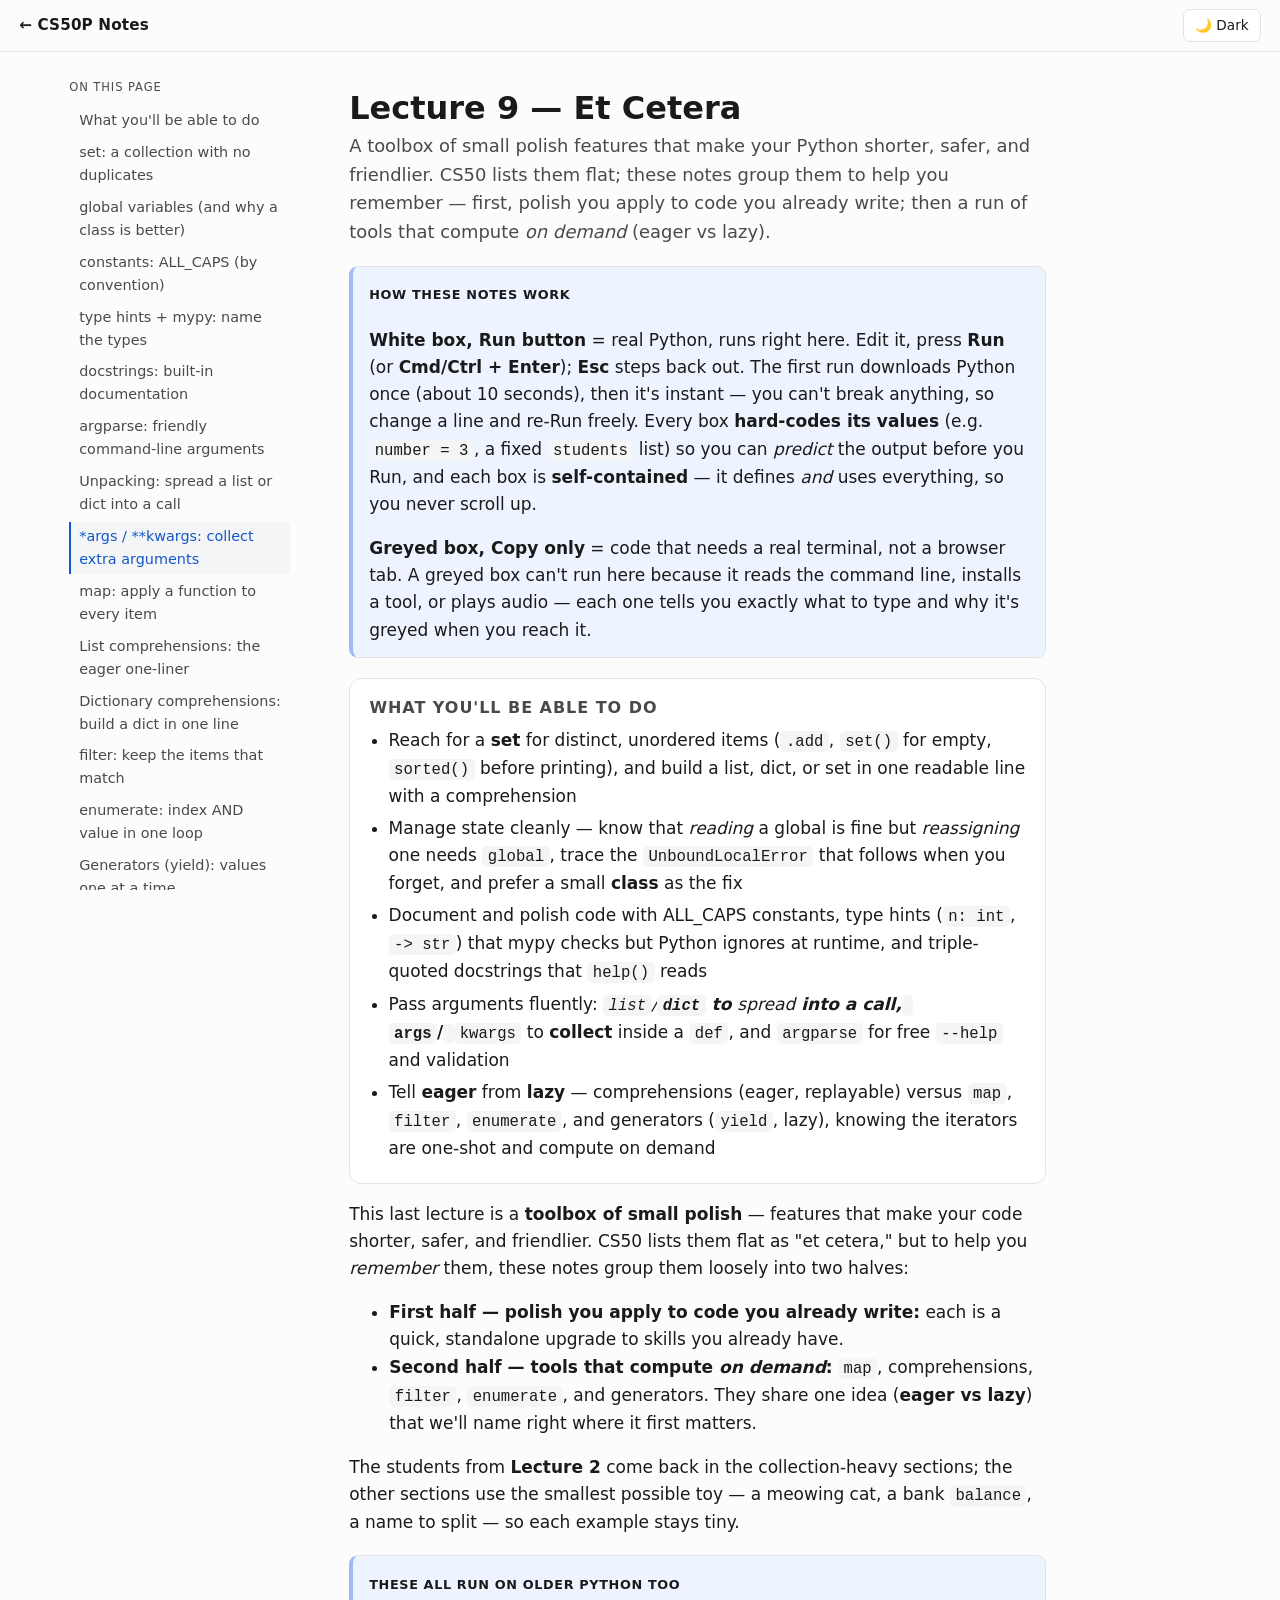
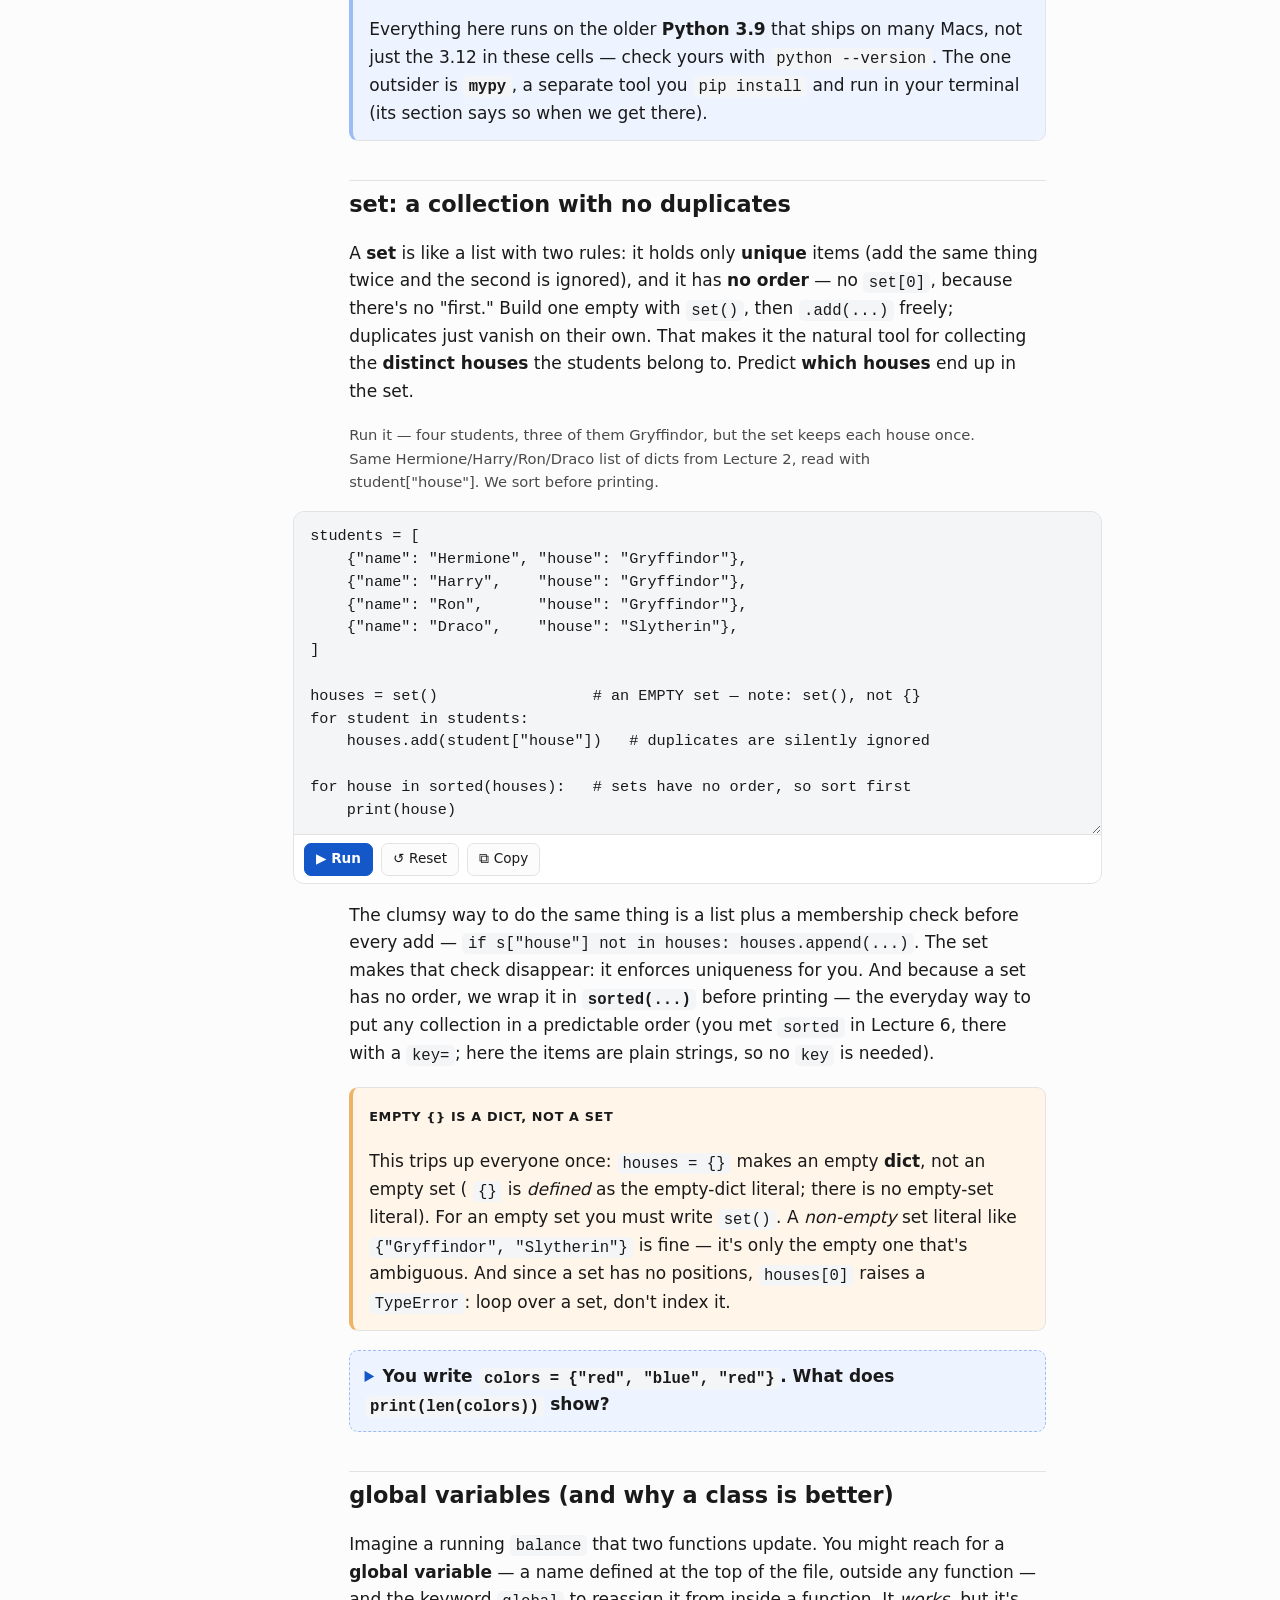
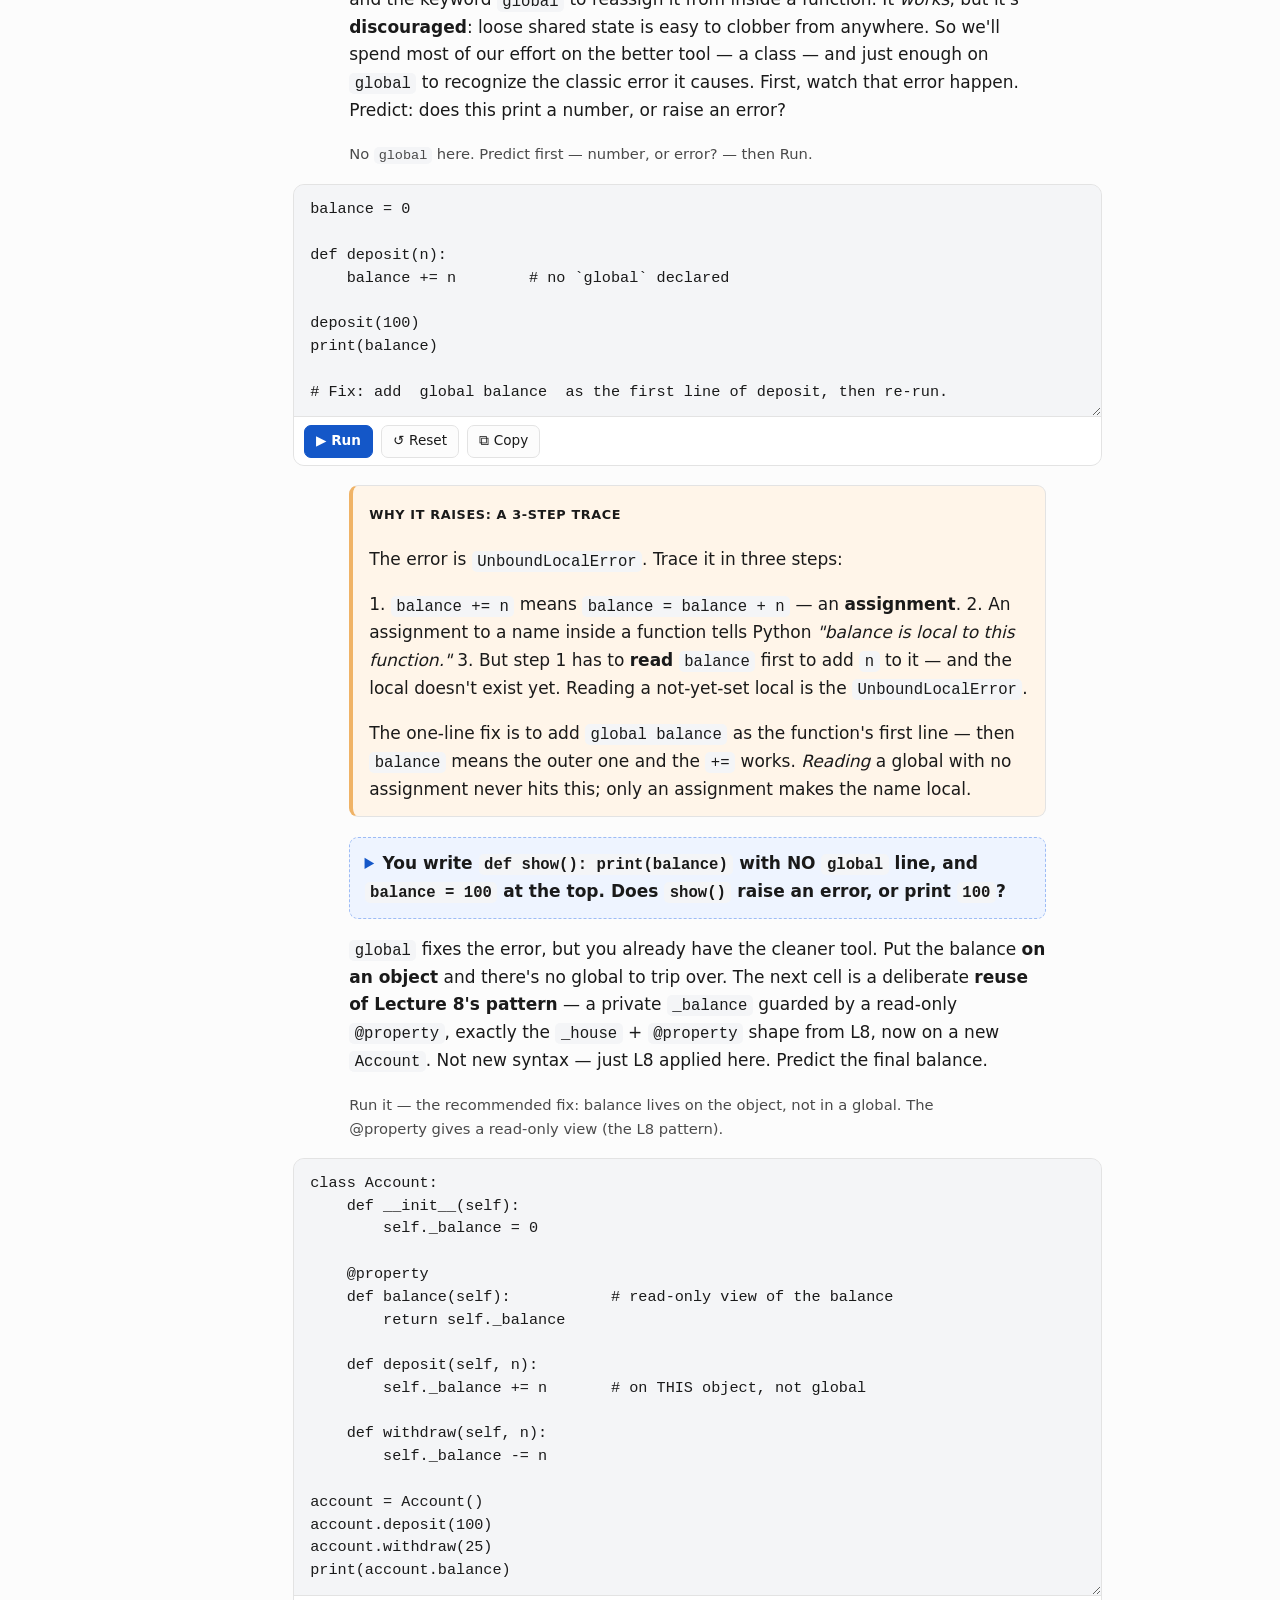
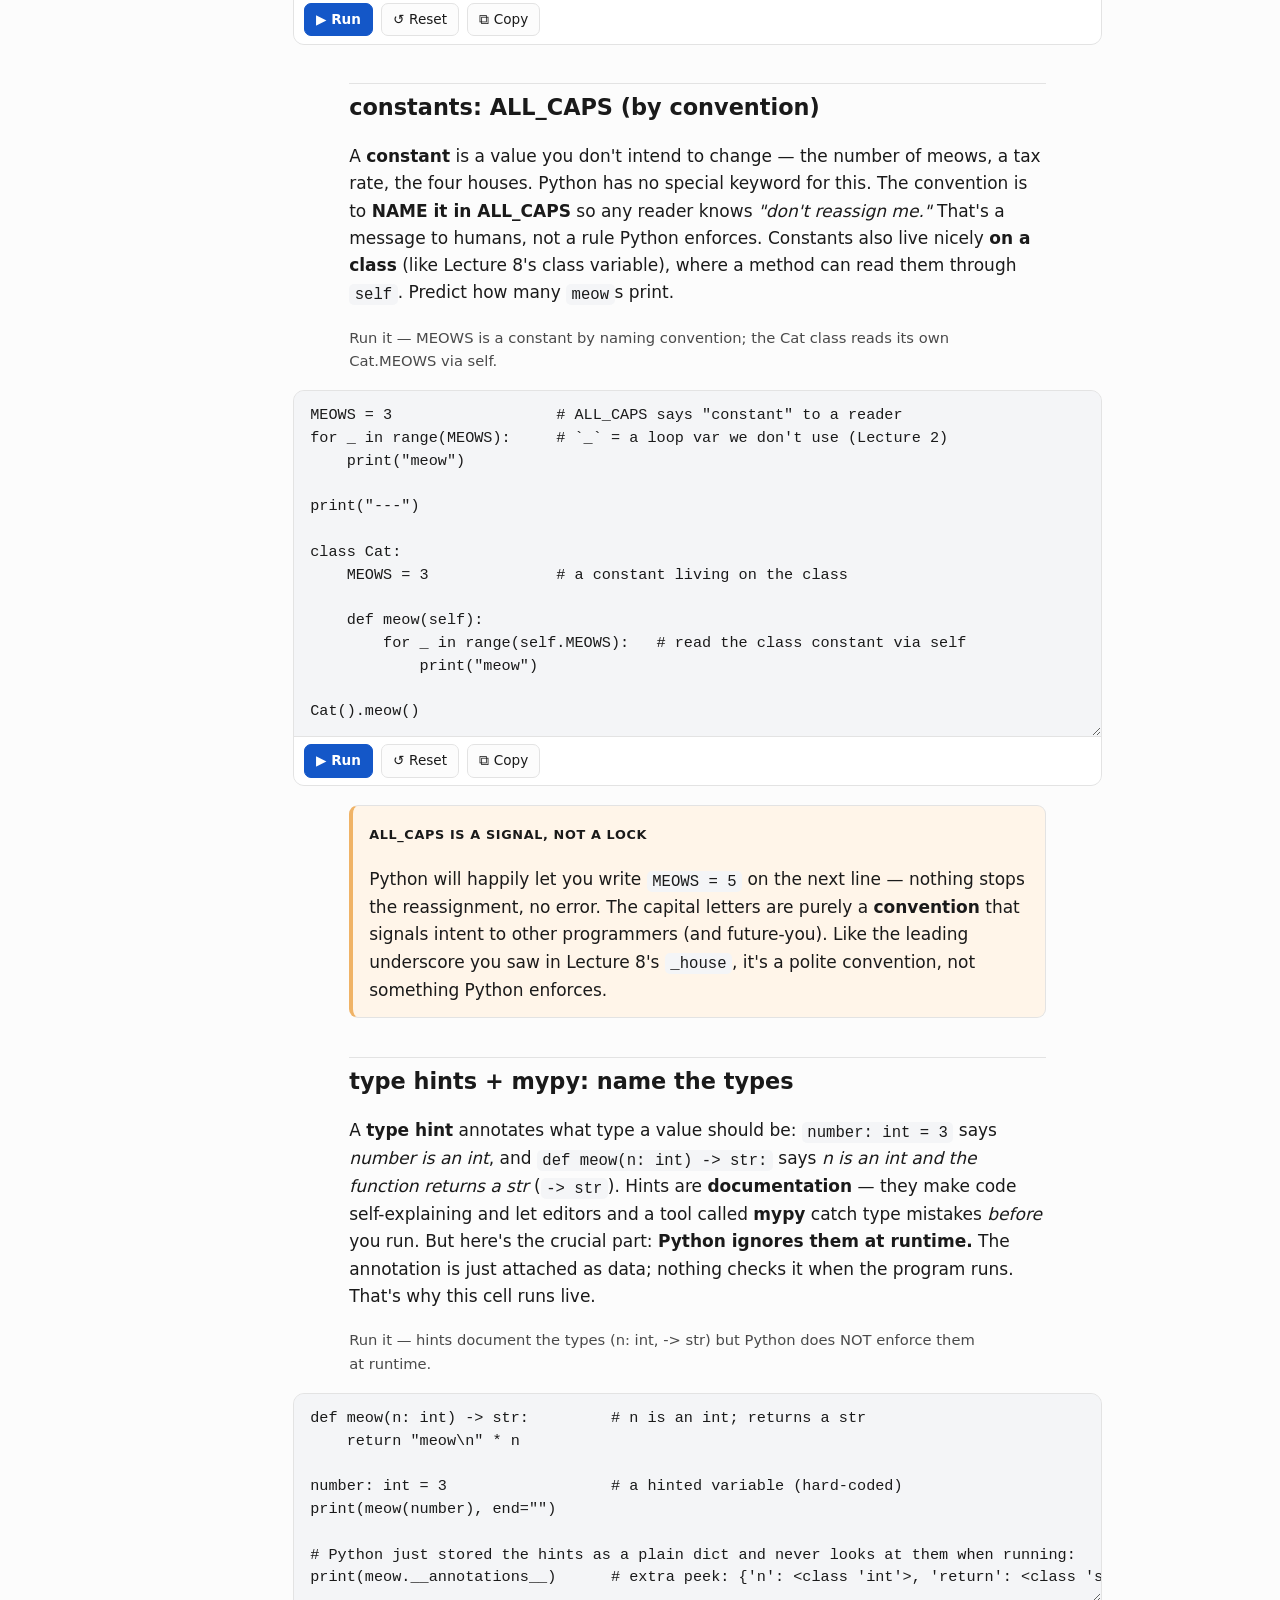
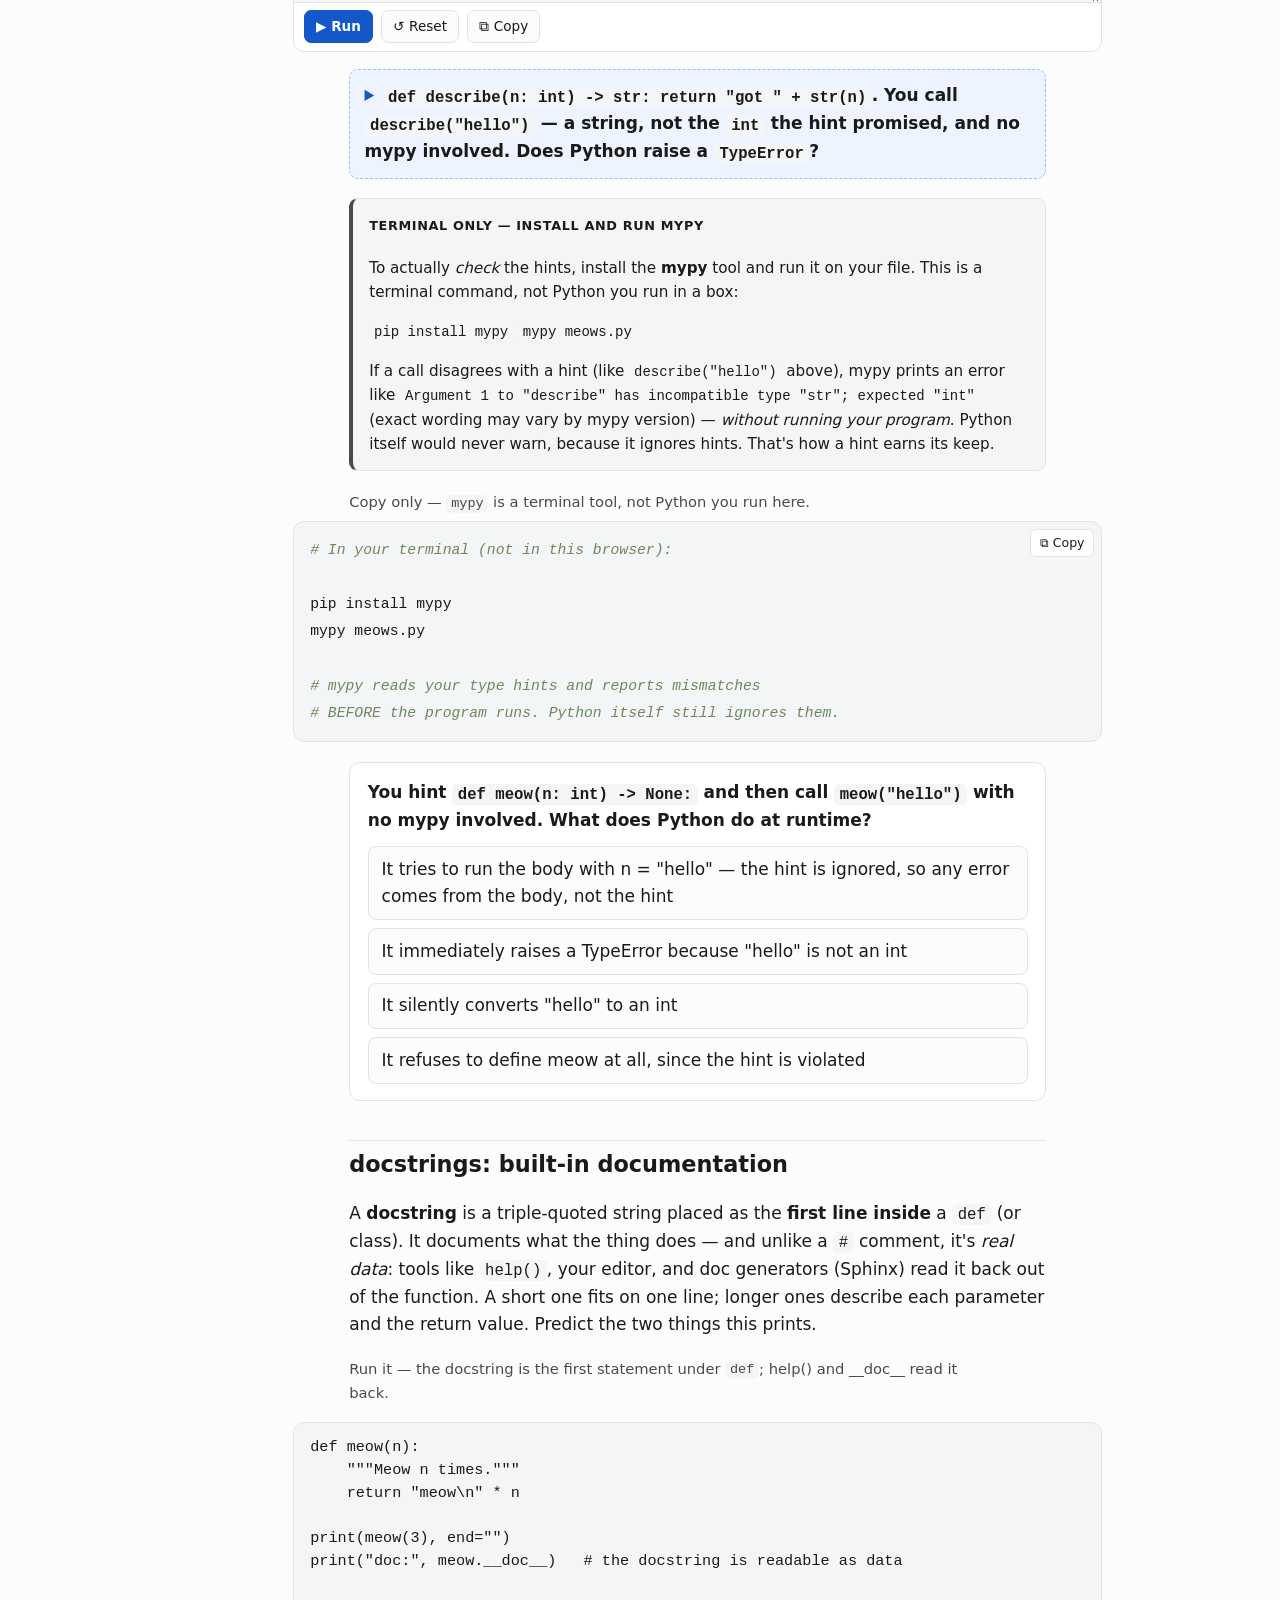
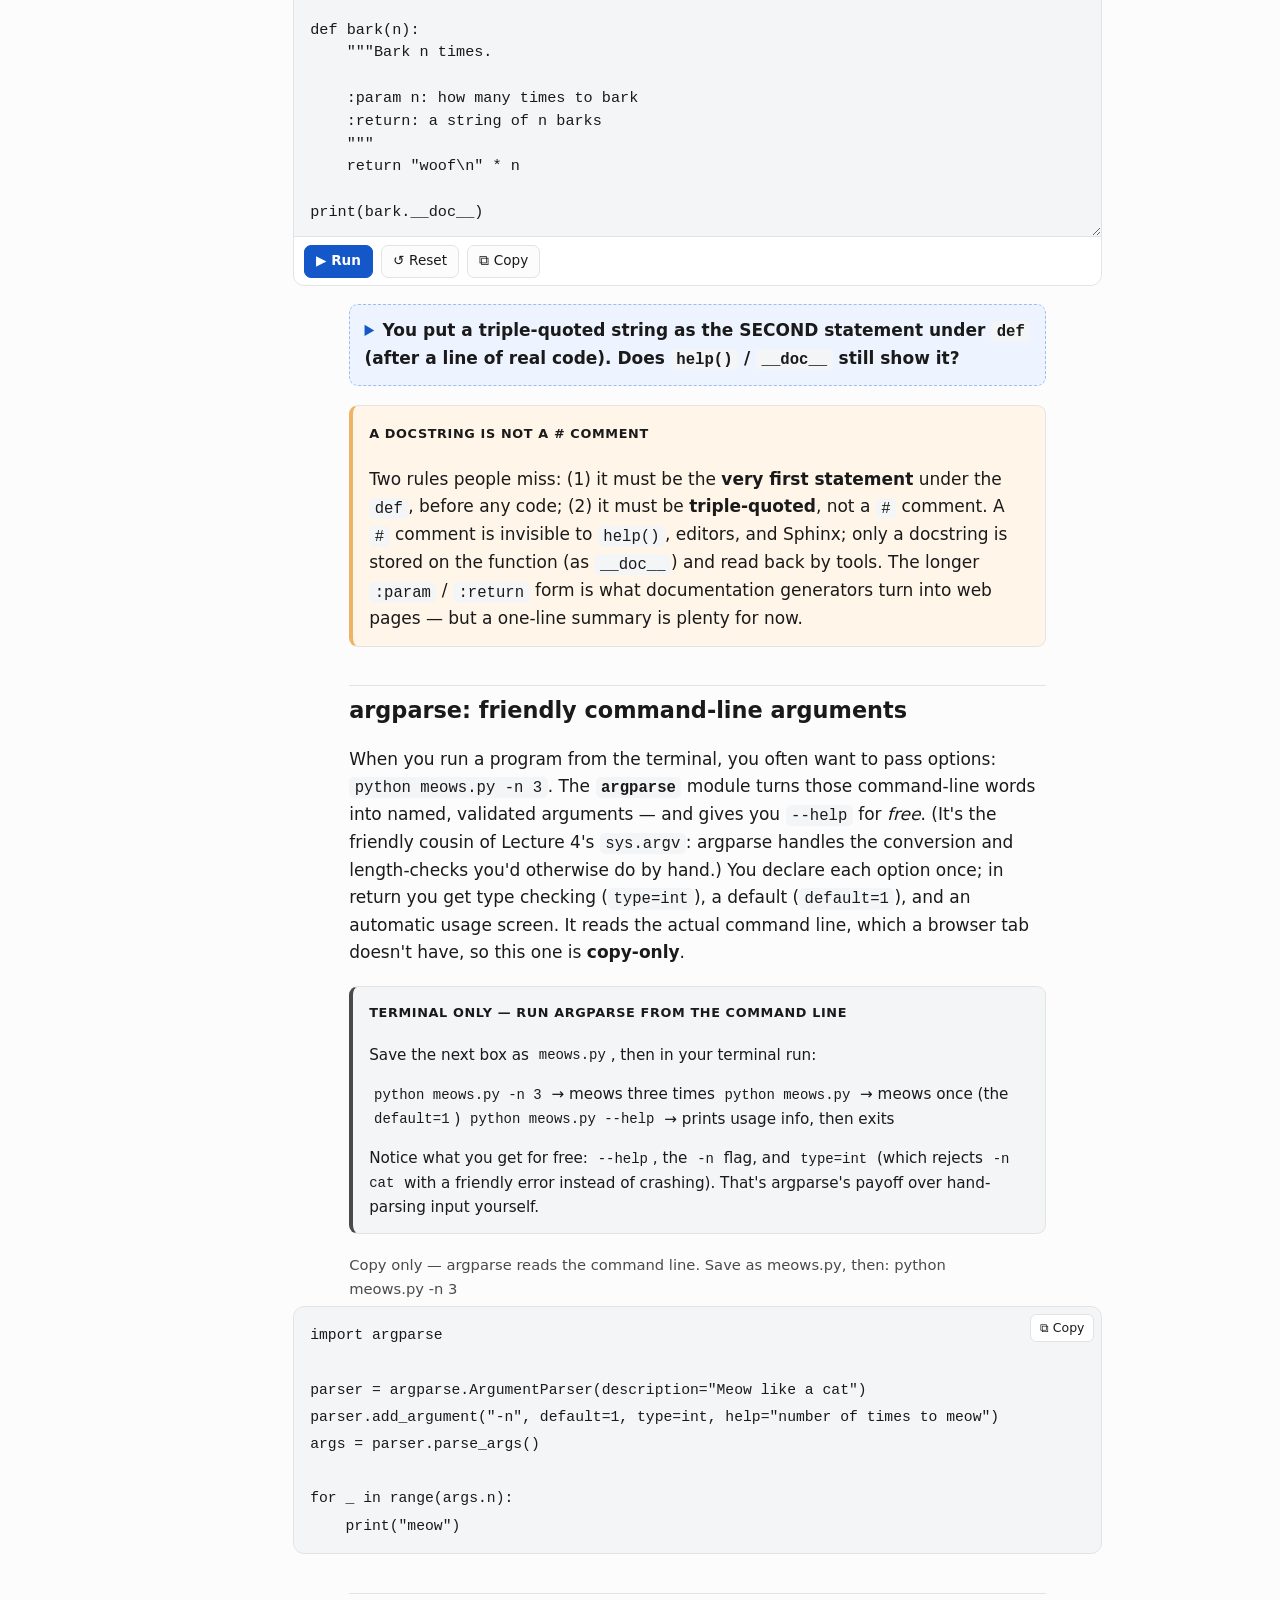
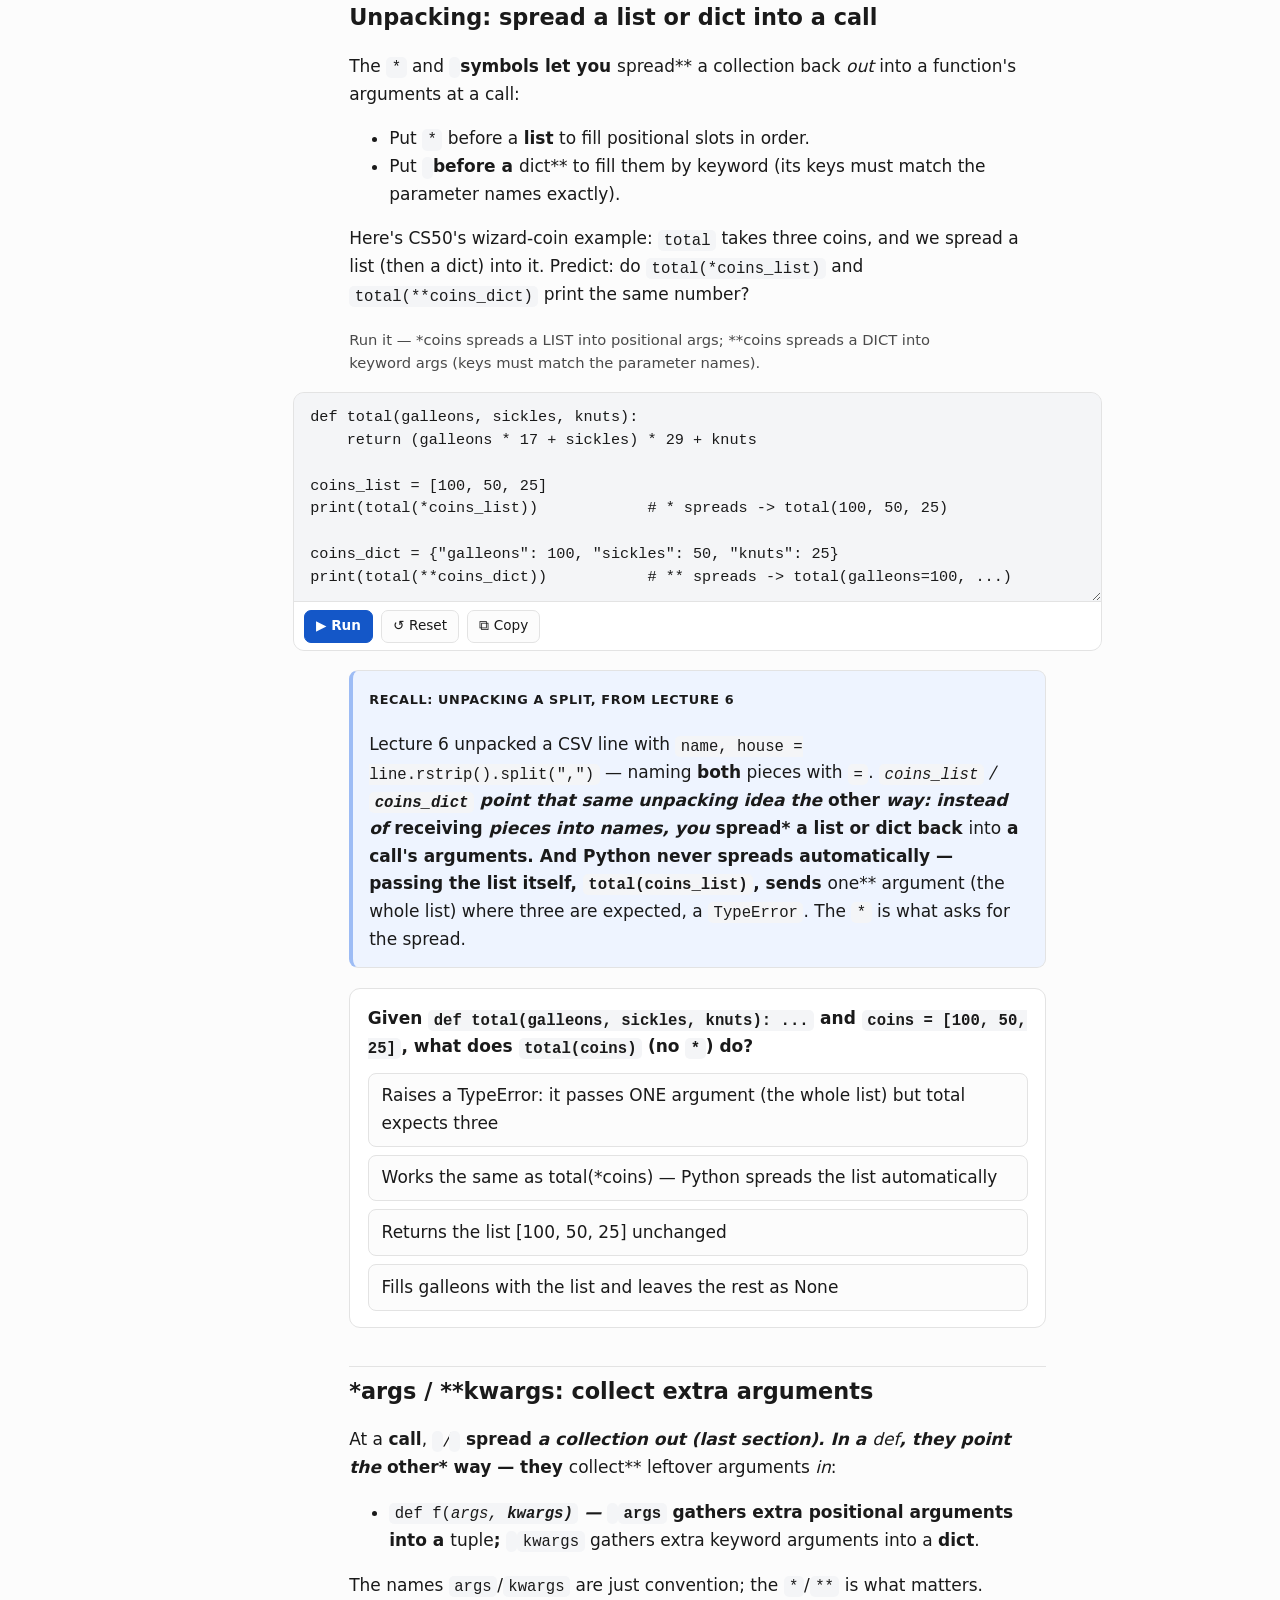
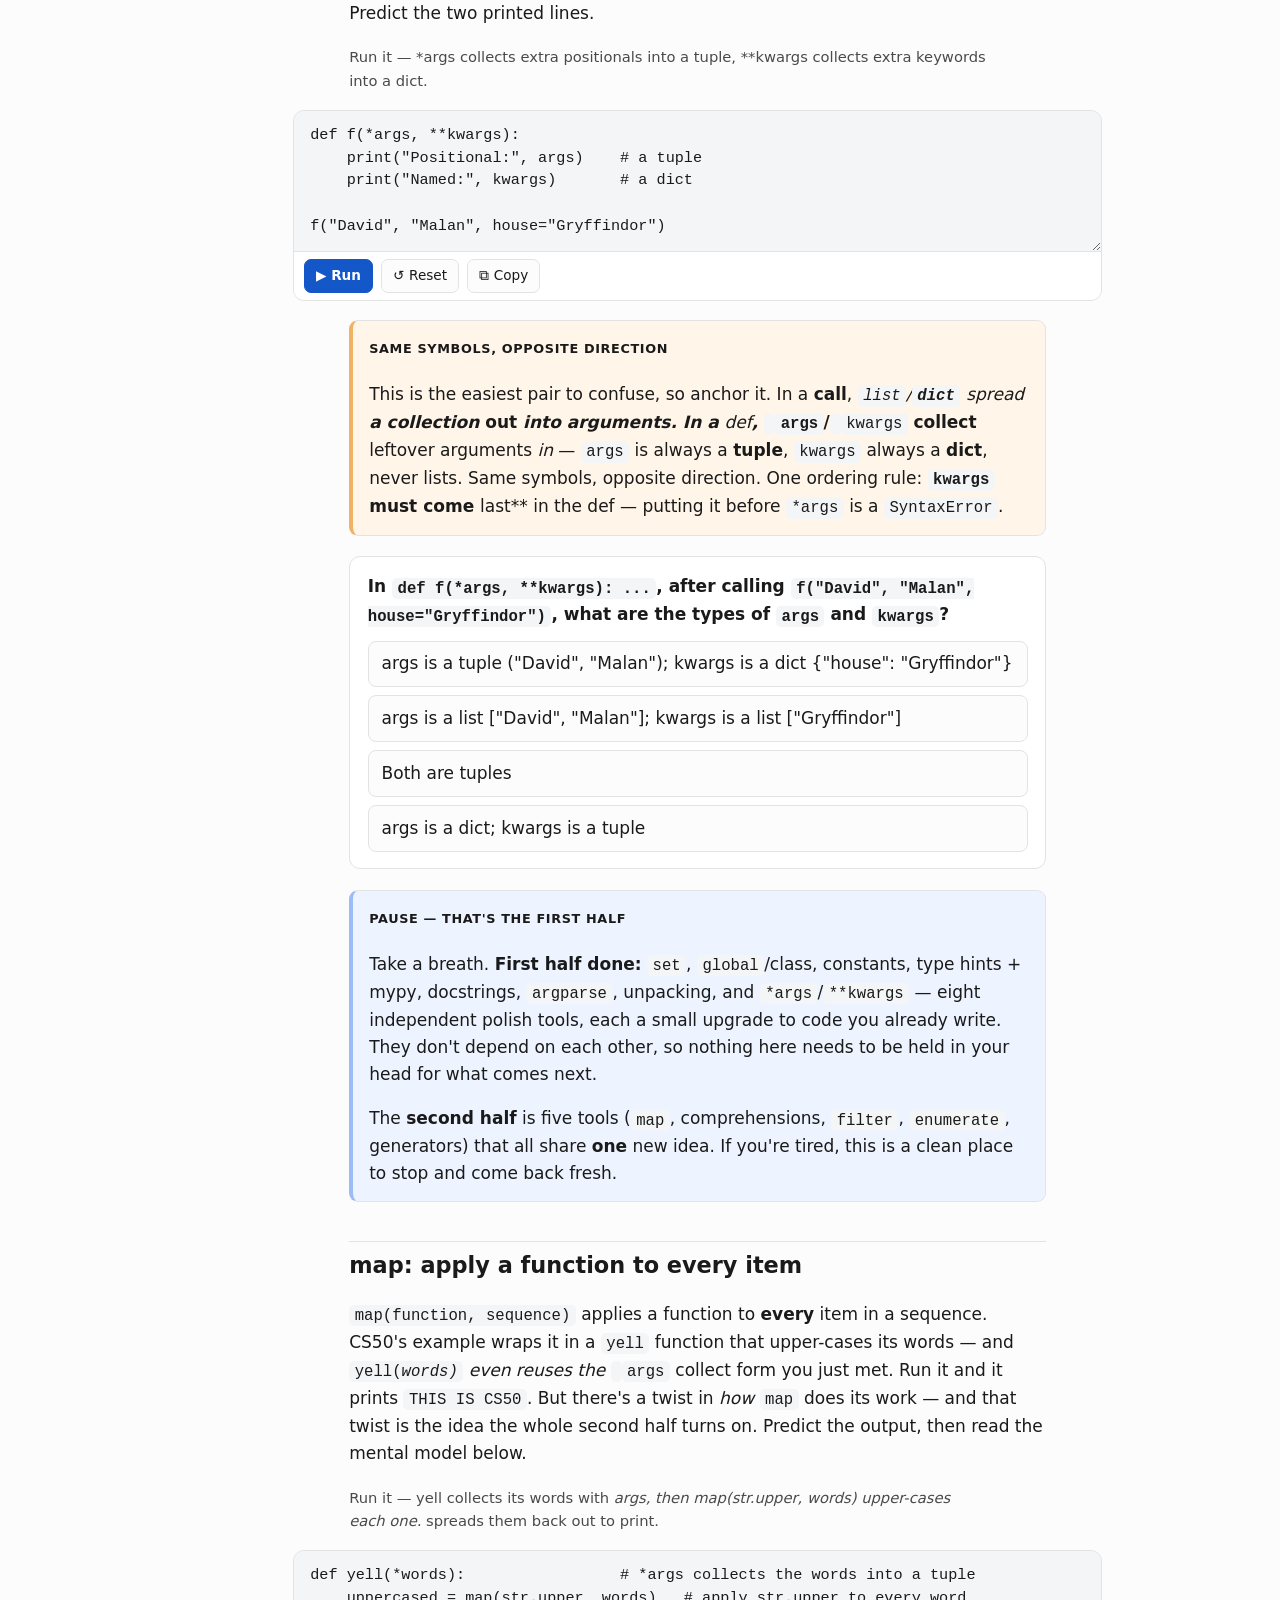
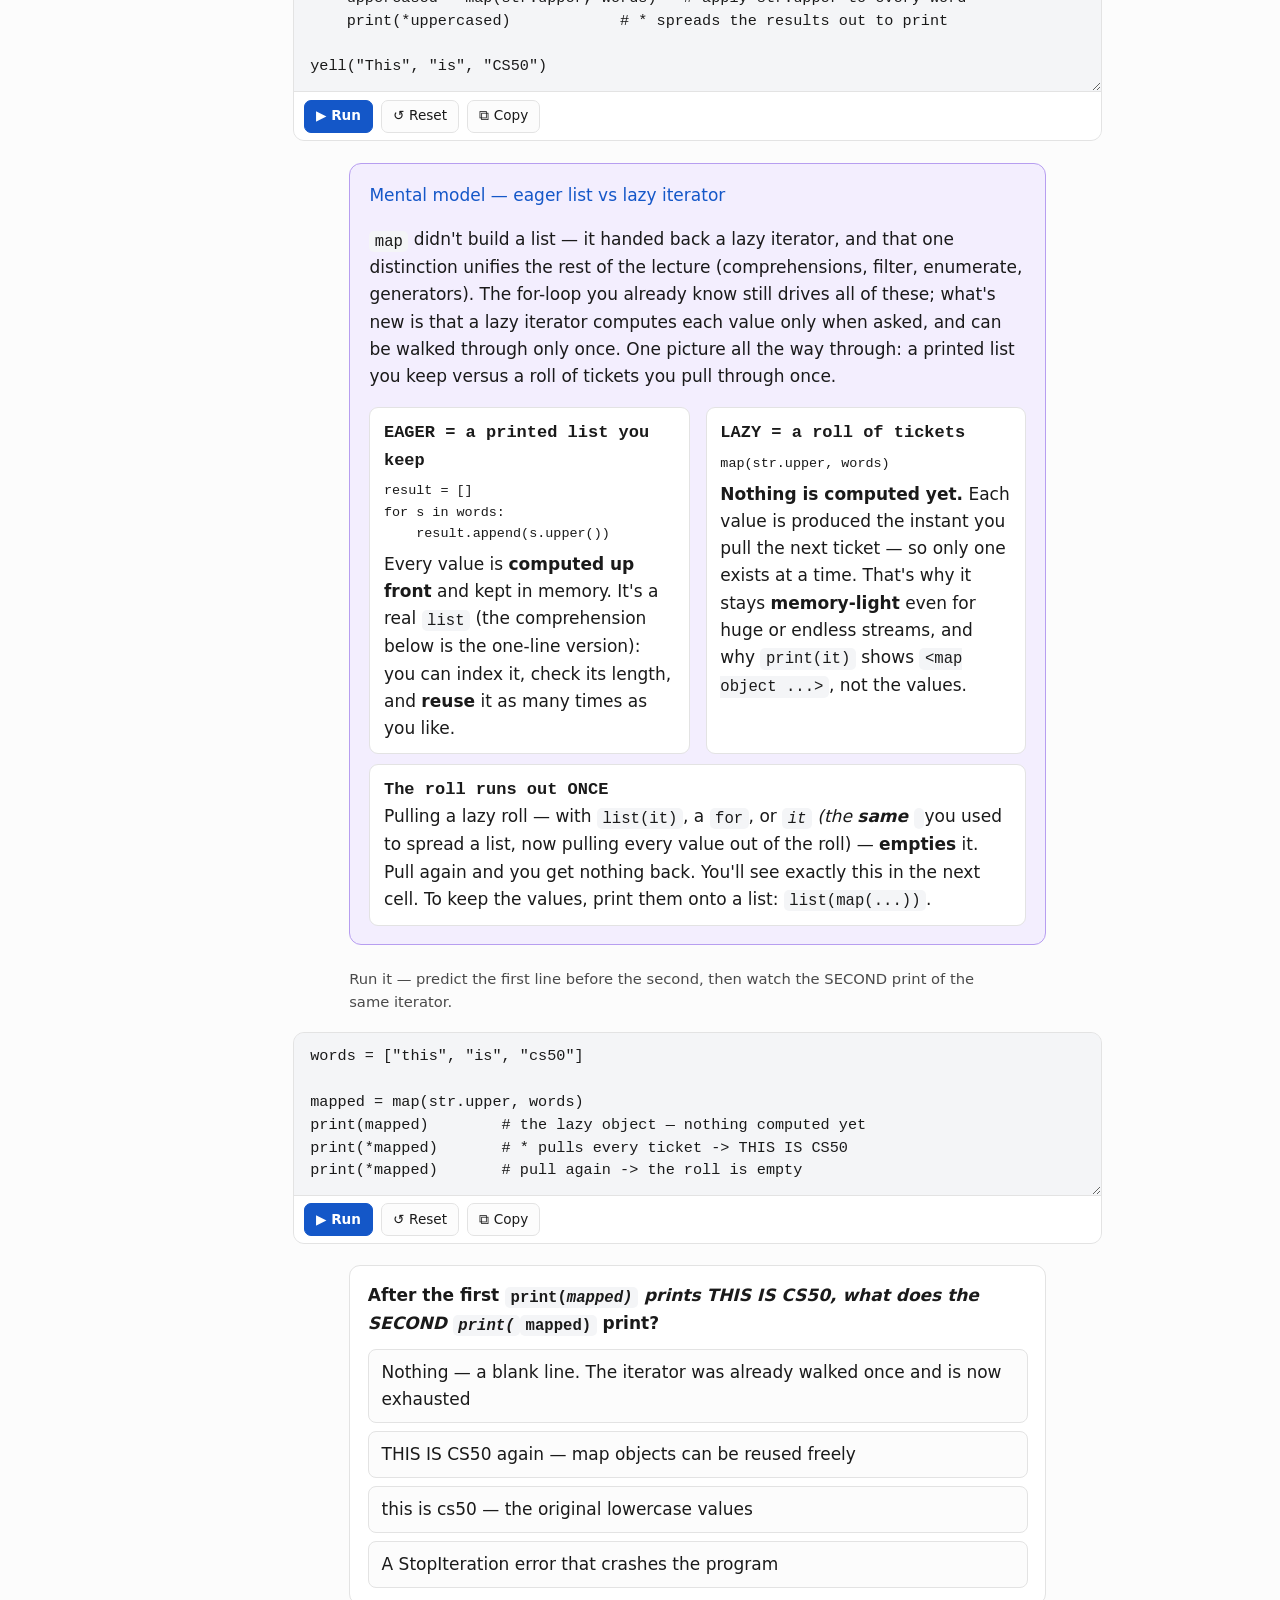
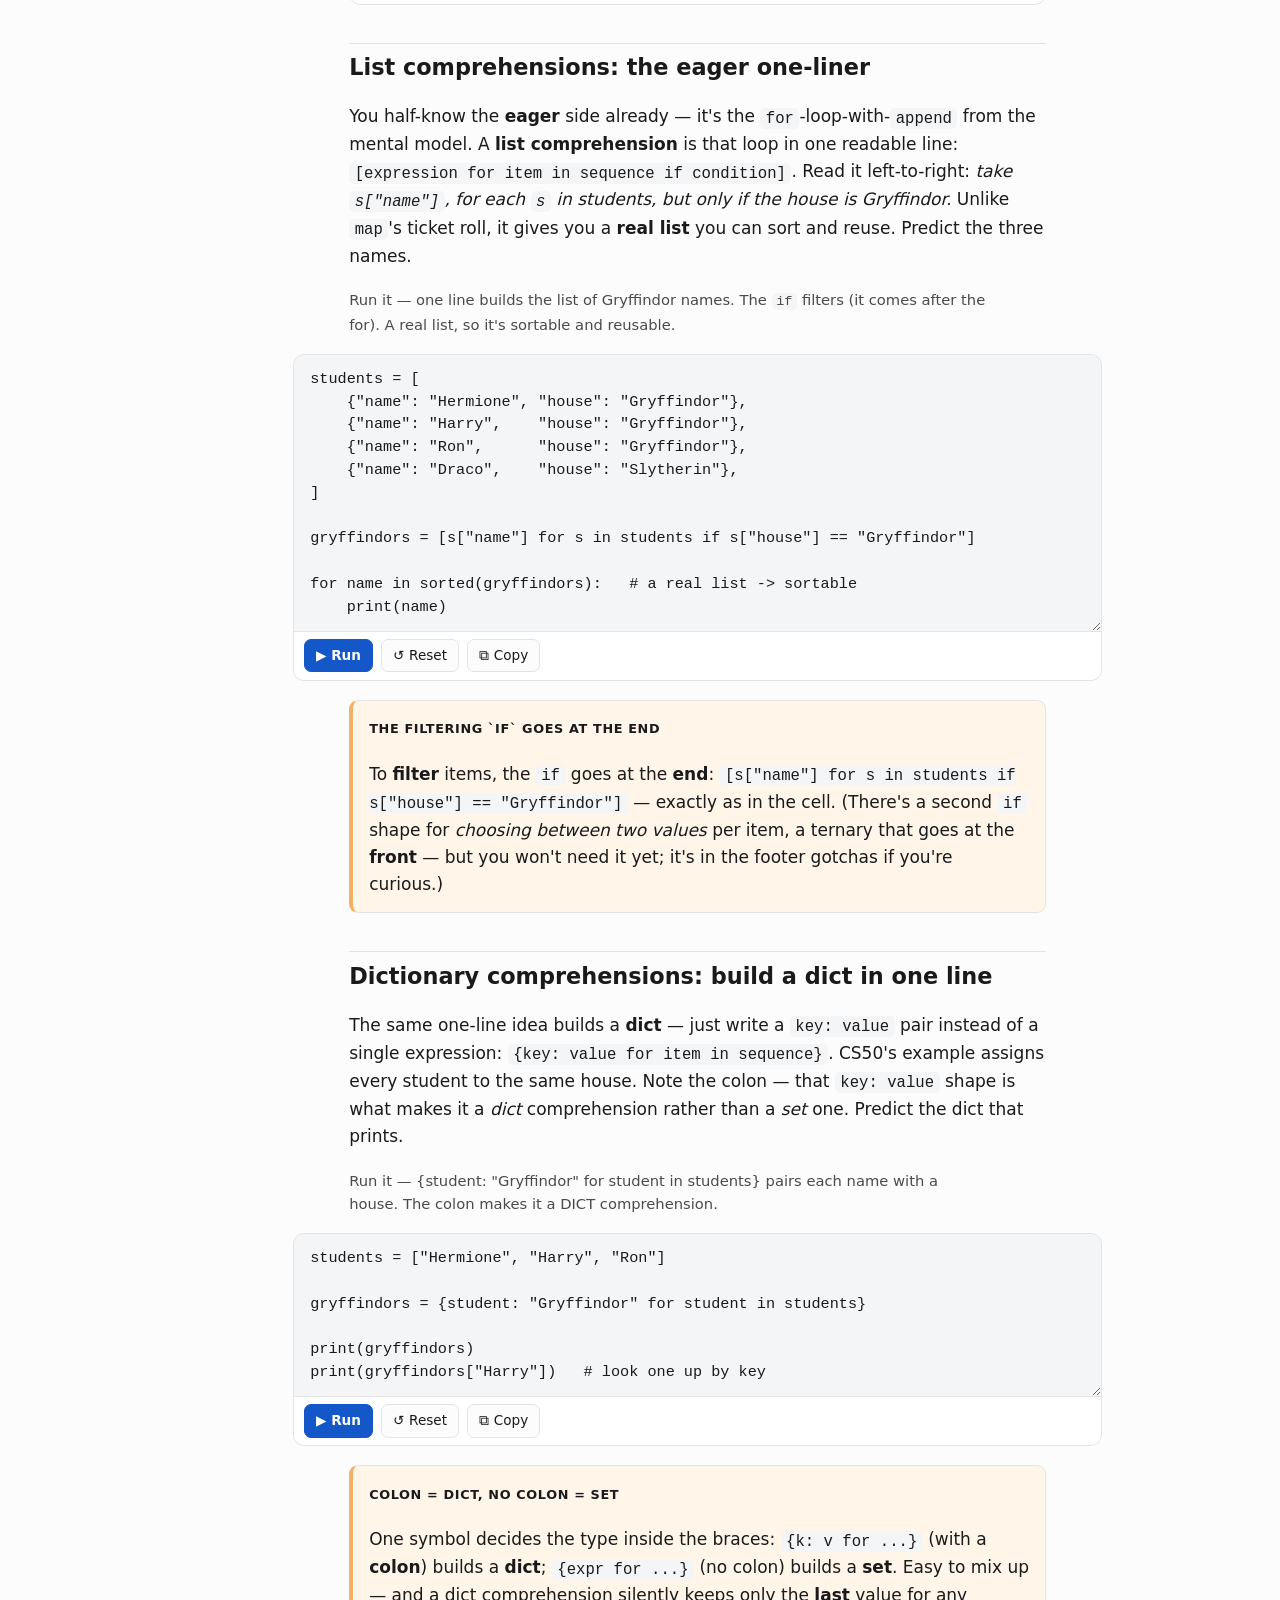
<file: lecture9.html>
<!DOCTYPE html>
<html lang="en">
<head>
<meta charset="utf-8">
<meta name="viewport" content="width=device-width, initial-scale=1">
<title>Lecture 9 — Et Cetera · CS50P Notes</title>
<link rel="icon" href="data:,">
<link rel="stylesheet" href="assets/notes.css">
<script>try{var t=localStorage.getItem('cs50p-theme');if(t)document.documentElement.setAttribute('data-theme',t);}catch(e){}</script>
</head>
<body>
<div id="progress"></div>

<header class="site">
  <a class="brand" href="index.html">← CS50P Notes</a>
  <span class="spacer"></span>
  <button class="theme-toggle" type="button" aria-pressed="false">🌙 Dark</button>
</header>

<div class="wrap">
<nav class="toc" aria-label="On this page">
  <details open><summary>Contents</summary><p class="toc-title">On this page</p><ol></ol></details>
</nav>

<main>
<h1>Lecture 9 — Et Cetera</h1>
  <p class="subtitle lead">A toolbox of small polish features that make your Python shorter, safer, and friendlier. CS50 lists them flat; these notes group them to help you remember — first, polish you apply to code you already write; then a run of tools that compute <em>on demand</em> (eager vs lazy).</p>
  <div class="callout note"><span class="tag">How these notes work</span><p><strong>White box, Run button</strong> = real Python, runs right here. Edit it, press <strong>Run</strong> (or <strong>Cmd/Ctrl + Enter</strong>); <strong>Esc</strong> steps back out. The first run downloads Python once (about 10 seconds), then it's instant — you can't break anything, so change a line and re-Run freely. Every box <strong>hard-codes its values</strong> (e.g. <code>number = 3</code>, a fixed <code>students</code> list) so you can <em>predict</em> the output before you Run, and each box is <strong>self-contained</strong> — it defines <em>and</em> uses everything, so you never scroll up.</p><p><strong>Greyed box, Copy only</strong> = code that needs a real terminal, not a browser tab. A greyed box can't run here because it reads the command line, installs a tool, or plays audio — each one tells you exactly what to type and why it's greyed when you reach it.</p></div>
  <div class="objectives"><h2>What you'll be able to do</h2><ul><li>Reach for a <strong>set</strong> for distinct, unordered items (<code>.add</code>, <code>set()</code> for empty, <code>sorted()</code> before printing), and build a list, dict, or set in one readable line with a comprehension</li><li>Manage state cleanly — know that <em>reading</em> a global is fine but <em>reassigning</em> one needs <code>global</code>, trace the <code>UnboundLocalError</code> that follows when you forget, and prefer a small <strong>class</strong> as the fix</li><li>Document and polish code with ALL_CAPS constants, type hints (<code>n: int</code>, <code>-&gt; str</code>) that mypy checks but Python ignores at runtime, and triple-quoted docstrings that <code>help()</code> reads</li><li>Pass arguments fluently: <code><em>list</code>/<code><strong>dict</code> to </strong>spread<strong> into a call, <code></em>args</code>/<code></strong>kwargs</code> to <strong>collect</strong> inside a <code>def</code>, and <code>argparse</code> for free <code>--help</code> and validation</li><li>Tell <strong>eager</strong> from <strong>lazy</strong> — comprehensions (eager, replayable) versus <code>map</code>, <code>filter</code>, <code>enumerate</code>, and generators (<code>yield</code>, lazy), knowing the iterators are one-shot and compute on demand</li></ul></div>
  <p>This last lecture is a <strong>toolbox of small polish</strong> — features that make your code shorter, safer, and friendlier. CS50 lists them flat as "et cetera," but to help you <em>remember</em> them, these notes group them loosely into two halves:</p><ul><li><strong>First half — polish you apply to code you already write:</strong> each is a quick, standalone upgrade to skills you already have.</li><li><strong>Second half — tools that compute <em>on demand</em>:</strong> <code>map</code>, comprehensions, <code>filter</code>, <code>enumerate</code>, and generators. They share one idea (<strong>eager vs lazy</strong>) that we'll name right where it first matters.</li></ul><p>The students from <strong>Lecture 2</strong> come back in the collection-heavy sections; the other sections use the smallest possible toy — a meowing cat, a bank <code>balance</code>, a name to split — so each example stays tiny.</p>
  <div class="callout note"><span class="tag">These all run on older Python too</span><p>Everything here runs on the older <strong>Python 3.9</strong> that ships on many Macs, not just the 3.12 in these cells — check yours with <code>python --version</code>. The one outsider is <strong><code>mypy</code></strong>, a separate tool you <code>pip install</code> and run in your terminal (its section says so when we get there).</p></div>
  <h2>set: a collection with no duplicates</h2>
  <p>A <strong>set</strong> is like a list with two rules: it holds only <strong>unique</strong> items (add the same thing twice and the second is ignored), and it has <strong>no order</strong> — no <code>set[0]</code>, because there's no "first." Build one empty with <code>set()</code>, then <code>.add(...)</code> freely; duplicates just vanish on their own. That makes it the natural tool for collecting the <strong>distinct houses</strong> the students belong to. Predict <strong>which houses</strong> end up in the set.</p>
  <p class="cell-note">Run it — four students, three of them Gryffindor, but the set keeps each house once. Same Hermione/Harry/Ron/Draco list of dicts from Lecture 2, read with student["house"]. We sort before printing.</p><textarea class="py">students = [
    {"name": "Hermione", "house": "Gryffindor"},
    {"name": "Harry",    "house": "Gryffindor"},
    {"name": "Ron",      "house": "Gryffindor"},
    {"name": "Draco",    "house": "Slytherin"},
]

houses = set()                 # an EMPTY set — note: set(), not {}
for student in students:
    houses.add(student["house"])   # duplicates are silently ignored

for house in sorted(houses):   # sets have no order, so sort first
    print(house)</textarea>
  <p>The clumsy way to do the same thing is a list plus a membership check before every add — <code>if s["house"] not in houses: houses.append(...)</code>. The set makes that check disappear: it enforces uniqueness for you. And because a set has no order, we wrap it in <strong><code>sorted(...)</code></strong> before printing — the everyday way to put any collection in a predictable order (you met <code>sorted</code> in Lecture 6, there with a <code>key=</code>; here the items are plain strings, so no <code>key</code> is needed).</p>
  <div class="callout gotcha"><span class="tag">Empty {} is a dict, not a set</span><p>This trips up everyone once: <code>houses = {}</code> makes an empty <strong>dict</strong>, not an empty set ( <code>{}</code> is <em>defined</em> as the empty-dict literal; there is no empty-set literal). For an empty set you must write <code>set()</code>. A <em>non-empty</em> set literal like <code>{"Gryffindor", "Slytherin"}</code> is fine — it's only the empty one that's ambiguous. And since a set has no positions, <code>houses[0]</code> raises a <code>TypeError</code>: loop over a set, don't index it.</p></div>
  <details class="predict"><summary>You write <code>colors = {"red", "blue", "red"}</code>. What does <code>print(len(colors))</code> show?</summary><div style="margin:.2rem 0 .6rem"><p><strong><code>2</code>.</strong> The duplicate <code>"red"</code> collapses, so <code>colors</code> is <code>{"red", "blue"}</code> — length <strong>2</strong>. That's the whole point of a set: same item twice, kept once. (Which order the two would print in is unspecified — that's why we <code>sort</code> a set before showing it.)</p></div></details>
  <h2>global variables (and why a class is better)</h2>
  <p>Imagine a running <code>balance</code> that two functions update. You might reach for a <strong>global variable</strong> — a name defined at the top of the file, outside any function — and the keyword <code>global</code> to reassign it from inside a function. It <em>works</em>, but it's <strong>discouraged</strong>: loose shared state is easy to clobber from anywhere. So we'll spend most of our effort on the better tool — a class — and just enough on <code>global</code> to recognize the classic error it causes. First, watch that error happen. Predict: does this print a number, or raise an error?</p>
  <p class="cell-note">No <code>global</code> here. Predict first — number, or error? — then Run.</p><textarea class="py">balance = 0

def deposit(n):
    balance += n        # no `global` declared

deposit(100)
print(balance)

# Fix: add  global balance  as the first line of deposit, then re-run.</textarea>
  <div class="callout gotcha"><span class="tag">Why it raises: a 3-step trace</span><p>The error is <code>UnboundLocalError</code>. Trace it in three steps:</p><p>1. <code>balance += n</code> means <code>balance = balance + n</code> — an <strong>assignment</strong>. 2. An assignment to a name inside a function tells Python <em>"balance is local to this function."</em> 3. But step 1 has to <strong>read</strong> <code>balance</code> first to add <code>n</code> to it — and the local doesn't exist yet. Reading a not-yet-set local is the <code>UnboundLocalError</code>.</p><p>The one-line fix is to add <code>global balance</code> as the function's first line — then <code>balance</code> means the outer one and the <code>+=</code> works. <em>Reading</em> a global with no assignment never hits this; only an assignment makes the name local.</p></div>
  <details class="predict"><summary>You write <code>def show(): print(balance)</code> with NO <code>global</code> line, and <code>balance = 100</code> at the top. Does <code>show()</code> raise an error, or print <code>100</code>?</summary><div style="margin:.2rem 0 .6rem"><p>It prints <strong><code>100</code></strong>. <em>Reading</em> a top-level variable inside a function is always fine — <code>global</code> is only needed to <strong>reassign</strong> it (see the 3-step trace above). No assignment in the function, no <code>UnboundLocalError</code>.</p></div></details>
  <p><code>global</code> fixes the error, but you already have the cleaner tool. Put the balance <strong>on an object</strong> and there's no global to trip over. The next cell is a deliberate <strong>reuse of Lecture 8's pattern</strong> — a private <code>_balance</code> guarded by a read-only <code>@property</code>, exactly the <code>_house</code> + <code>@property</code> shape from L8, now on a new <code>Account</code>. Not new syntax — just L8 applied here. Predict the final balance.</p>
  <p class="cell-note">Run it — the recommended fix: balance lives on the object, not in a global. The @property gives a read-only view (the L8 pattern).</p><textarea class="py">class Account:
    def __init__(self):
        self._balance = 0

    @property
    def balance(self):           # read-only view of the balance
        return self._balance

    def deposit(self, n):
        self._balance += n       # on THIS object, not global

    def withdraw(self, n):
        self._balance -= n

account = Account()
account.deposit(100)
account.withdraw(25)
print(account.balance)</textarea>
  <h2>constants: ALL_CAPS (by convention)</h2>
  <p>A <strong>constant</strong> is a value you don't intend to change — the number of meows, a tax rate, the four houses. Python has no special keyword for this. The convention is to <strong>NAME it in ALL_CAPS</strong> so any reader knows <em>"don't reassign me."</em> That's a message to humans, not a rule Python enforces. Constants also live nicely <strong>on a class</strong> (like Lecture 8's class variable), where a method can read them through <code>self</code>. Predict how many <code>meow</code>s print.</p>
  <p class="cell-note">Run it — MEOWS is a constant by naming convention; the Cat class reads its own Cat.MEOWS via self.</p><textarea class="py">MEOWS = 3                  # ALL_CAPS says "constant" to a reader
for _ in range(MEOWS):     # `_` = a loop var we don't use (Lecture 2)
    print("meow")

print("---")

class Cat:
    MEOWS = 3              # a constant living on the class

    def meow(self):
        for _ in range(self.MEOWS):   # read the class constant via self
            print("meow")

Cat().meow()</textarea>
  <div class="callout gotcha"><span class="tag">ALL_CAPS is a signal, not a lock</span><p>Python will happily let you write <code>MEOWS = 5</code> on the next line — nothing stops the reassignment, no error. The capital letters are purely a <strong>convention</strong> that signals intent to other programmers (and future-you). Like the leading underscore you saw in Lecture 8's <code>_house</code>, it's a polite convention, not something Python enforces.</p></div>
  <h2>type hints + mypy: name the types</h2>
  <p>A <strong>type hint</strong> annotates what type a value should be: <code>number: int = 3</code> says <em>number is an int</em>, and <code>def meow(n: int) -&gt; str:</code> says <em>n is an int and the function returns a str</em> (<code>-&gt; str</code>). Hints are <strong>documentation</strong> — they make code self-explaining and let editors and a tool called <strong>mypy</strong> catch type mistakes <em>before</em> you run. But here's the crucial part: <strong>Python ignores them at runtime.</strong> The annotation is just attached as data; nothing checks it when the program runs. That's why this cell runs live.</p>
  <p class="cell-note">Run it — hints document the types (n: int, -&gt; str) but Python does NOT enforce them at runtime.</p><textarea class="py">def meow(n: int) -&gt; str:         # n is an int; returns a str
    return "meow\n" * n

number: int = 3                  # a hinted variable (hard-coded)
print(meow(number), end="")

# Python just stored the hints as a plain dict and never looks at them when running:
print(meow.__annotations__)      # extra peek: {'n': &lt;class 'int'&gt;, 'return': &lt;class 'str'&gt;}</textarea>
  <details class="predict"><summary><code>def describe(n: int) -&gt; str: return "got " + str(n)</code>. You call <code>describe("hello")</code> — a string, not the <code>int</code> the hint promised, and no mypy involved. Does Python raise a <code>TypeError</code>?</summary><div style="margin:.2rem 0 .6rem"><p><strong>No</strong> — it prints <code>got hello</code> and runs fine. Type hints are <em>not</em> checked at runtime; Python treats them as comments and runs the code regardless. The hint was <em>wrong</em> about the value, and nothing stopped it. That's the whole point of the <strong><code>mypy</code></strong> tool below: hints do nothing on their own, but a <em>separate</em> checker reads them and flags mismatches <strong>before</strong> you run.</p></div></details>
  <div class="callout later"><span class="tag">Terminal only — install and run mypy</span><p>To actually <em>check</em> the hints, install the <strong>mypy</strong> tool and run it on your file. This is a terminal command, not Python you run in a box:</p><p><code>pip install mypy</code> <code>mypy meows.py</code></p><p>If a call disagrees with a hint (like <code>describe("hello")</code> above), mypy prints an error like <code>Argument 1 to "describe" has incompatible type "str"; expected "int"</code> (exact wording may vary by mypy version) — <em>without running your program</em>. Python itself would never warn, because it ignores hints. That's how a hint earns its keep.</p></div>
  <p class="cell-note">Copy only — <code>mypy</code> is a terminal tool, not Python you run here.</p><div class="codeblock"><pre><code># In your terminal (not in this browser):

pip install mypy
mypy meows.py

# mypy reads your type hints and reports mismatches
# BEFORE the program runs. Python itself still ignores them.</code></pre></div>
  <div class="quiz"><p class="quiz-q">You hint <code>def meow(n: int) -&gt; None:</code> and then call <code>meow("hello")</code> with no mypy involved. What does Python do at runtime?</p><div class="opts"><button class="opt" type="button" data-correct>It tries to run the body with n = "hello" — the hint is ignored, so any error comes from the body, not the hint</button><button class="opt" type="button">It immediately raises a TypeError because "hello" is not an int</button><button class="opt" type="button">It silently converts "hello" to an int</button><button class="opt" type="button">It refuses to define meow at all, since the hint is violated</button></div><div class="why"><strong>Python ignores type hints at runtime</strong> — they're documentation for humans and for mypy, not a runtime check. So <code>meow("hello")</code> runs the body with <code>n = "hello"</code>; any error then comes from what the body <em>does</em> (here <code>range("hello")</code> fails), not from the hint. The hint is only enforced if you run the separate <code>mypy</code> tool. That separation — code runs live, tooling lives in the terminal — is the theme behind several of this lecture's Copy-only boxes.</div></div>
  <h2>docstrings: built-in documentation</h2>
  <p>A <strong>docstring</strong> is a triple-quoted string placed as the <strong>first line inside</strong> a <code>def</code> (or class). It documents what the thing does — and unlike a <code>#</code> comment, it's <em>real data</em>: tools like <code>help()</code>, your editor, and doc generators (Sphinx) read it back out of the function. A short one fits on one line; longer ones describe each parameter and the return value. Predict the two things this prints.</p>
  <p class="cell-note">Run it — the docstring is the first statement under <code>def</code>; help() and __doc__ read it back.</p><textarea class="py">def meow(n):
    """Meow n times."""
    return "meow\n" * n

print(meow(3), end="")
print("doc:", meow.__doc__)   # the docstring is readable as data


def bark(n):
    """Bark n times.

    :param n: how many times to bark
    :return: a string of n barks
    """
    return "woof\n" * n

print(bark.__doc__)</textarea>
  <details class="predict"><summary>You put a triple-quoted string as the SECOND statement under <code>def</code> (after a line of real code). Does <code>help()</code> / <code>__doc__</code> still show it?</summary><div style="margin:.2rem 0 .6rem"><p><strong>No</strong> — <code>__doc__</code> is <code>None</code>. Only the <strong>very first</strong> statement under <code>def</code> is captured as the docstring. Placed anywhere else, a triple-quoted string is just an ignored string sitting in the body — Python evaluates it and throws it away. That's the load-bearing rule: docstring = <em>first</em> statement, triple-quoted.</p></div></details>
  <div class="callout gotcha"><span class="tag">A docstring is NOT a # comment</span><p>Two rules people miss: (1) it must be the <strong>very first statement</strong> under the <code>def</code>, before any code; (2) it must be <strong>triple-quoted</strong>, not a <code>#</code> comment. A <code>#</code> comment is invisible to <code>help()</code>, editors, and Sphinx; only a docstring is stored on the function (as <code>__doc__</code>) and read back by tools. The longer <code>:param</code> / <code>:return</code> form is what documentation generators turn into web pages — but a one-line summary is plenty for now.</p></div>
  <h2>argparse: friendly command-line arguments</h2>
  <p>When you run a program from the terminal, you often want to pass options: <code>python meows.py -n 3</code>. The <strong><code>argparse</code></strong> module turns those command-line words into named, validated arguments — and gives you <code>--help</code> for <em>free</em>. (It's the friendly cousin of Lecture 4's <code>sys.argv</code>: argparse handles the conversion and length-checks you'd otherwise do by hand.) You declare each option once; in return you get type checking (<code>type=int</code>), a default (<code>default=1</code>), and an automatic usage screen. It reads the actual command line, which a browser tab doesn't have, so this one is <strong>copy-only</strong>.</p>
  <div class="callout later"><span class="tag">Terminal only — run argparse from the command line</span><p>Save the next box as <code>meows.py</code>, then in your terminal run:</p><p><code>python meows.py -n 3</code>  → meows three times <code>python meows.py</code>  → meows once (the <code>default=1</code>) <code>python meows.py --help</code>  → prints usage info, then exits</p><p>Notice what you get for free: <code>--help</code>, the <code>-n</code> flag, and <code>type=int</code> (which rejects <code>-n cat</code> with a friendly error instead of crashing). That's argparse's payoff over hand-parsing input yourself.</p></div>
  <p class="cell-note">Copy only — argparse reads the command line. Save as meows.py, then: python meows.py -n 3</p><div class="codeblock"><pre><code>import argparse

parser = argparse.ArgumentParser(description="Meow like a cat")
parser.add_argument("-n", default=1, type=int, help="number of times to meow")
args = parser.parse_args()

for _ in range(args.n):
    print("meow")</code></pre></div>
  <h2>Unpacking: spread a list or dict into a call</h2>
  <p>The <code>*</code> and <code><strong></code> symbols let you </strong>spread** a collection back <em>out</em> into a function's arguments at a call:</p><ul><li>Put <code>*</code> before a <strong>list</strong> to fill positional slots in order.</li><li>Put <code><strong></code> before a </strong>dict** to fill them by keyword (its keys must match the parameter names exactly).</li></ul><p>Here's CS50's wizard-coin example: <code>total</code> takes three coins, and we spread a list (then a dict) into it. Predict: do <code>total(*coins_list)</code> and <code>total(**coins_dict)</code> print the same number?</p>
  <p class="cell-note">Run it — *coins spreads a LIST into positional args; **coins spreads a DICT into keyword args (keys must match the parameter names).</p><textarea class="py">def total(galleons, sickles, knuts):
    return (galleons * 17 + sickles) * 29 + knuts

coins_list = [100, 50, 25]
print(total(*coins_list))            # * spreads -&gt; total(100, 50, 25)

coins_dict = {"galleons": 100, "sickles": 50, "knuts": 25}
print(total(**coins_dict))           # ** spreads -&gt; total(galleons=100, ...)</textarea>
  <div class="callout note"><span class="tag">Recall: unpacking a split, from Lecture 6</span><p>Lecture 6 unpacked a CSV line with <code>name, house = line.rstrip().split(",")</code> — naming <strong>both</strong> pieces with <code>=</code>. <code><em>coins_list</code> / <code><strong>coins_dict</code> point that same unpacking idea the </em>other<em> way: instead of </em>receiving<em> pieces into names, you </em>spread* a list or dict back </strong>into<strong> a call's arguments. And Python never spreads automatically — passing the list itself, <code>total(coins_list)</code>, sends </strong>one** argument (the whole list) where three are expected, a <code>TypeError</code>. The <code>*</code> is what asks for the spread.</p></div>
  <div class="quiz"><p class="quiz-q">Given <code>def total(galleons, sickles, knuts): ...</code> and <code>coins = [100, 50, 25]</code>, what does <code>total(coins)</code> (no <code>*</code>) do?</p><div class="opts"><button class="opt" type="button" data-correct>Raises a TypeError: it passes ONE argument (the whole list) but total expects three</button><button class="opt" type="button">Works the same as total(*coins) — Python spreads the list automatically</button><button class="opt" type="button">Returns the list [100, 50, 25] unchanged</button><button class="opt" type="button">Fills galleons with the list and leaves the rest as None</button></div><div class="why">Without the <code><em></code>, the list is passed as a <strong>single</strong> argument — so <code>galleons</code> becomes the whole <code>[100, 50, 25]</code> and the other two parameters get nothing, a <code>TypeError</code> for missing arguments. The <code></em></code> is what <strong>spreads</strong> the items into the slots. Python never spreads automatically; you have to ask with <code>*</code> (positional) or <code>**</code> (keyword).</div></div>
  <h2>*args / **kwargs: collect extra arguments</h2>
  <p>At a <strong>call</strong>, <code><em></code>/<code><strong></code> </em>spread<em> a collection out (last section). In a </strong>def<strong>, they point the </em>other* way — they </strong>collect** leftover arguments <em>in</em>:</p><ul><li><code>def f(<em>args, <strong>kwargs)</code> — <code></em>args</code> gathers extra positional arguments into a </strong>tuple<strong>; <code></strong>kwargs</code> gathers extra keyword arguments into a <strong>dict</strong>.</li></ul><p>The names <code>args</code>/<code>kwargs</code> are just convention; the <code>*</code>/<code>**</code> is what matters. Predict the two printed lines.</p>
  <p class="cell-note">Run it — *args collects extra positionals into a tuple, **kwargs collects extra keywords into a dict.</p><textarea class="py">def f(*args, **kwargs):
    print("Positional:", args)    # a tuple
    print("Named:", kwargs)       # a dict

f("David", "Malan", house="Gryffindor")</textarea>
  <div class="callout gotcha"><span class="tag">Same symbols, opposite direction</span><p>This is the easiest pair to confuse, so anchor it. In a <strong>call</strong>, <code><em>list</code>/<code><strong>dict</code> </strong>spread<strong> a collection </em>out<em> into arguments. In a </strong>def<strong>, <code></em>args</code>/<code></strong>kwargs</code> <strong>collect</strong> leftover arguments <em>in</em> — <code>args</code> is always a <strong>tuple</strong>, <code>kwargs</code> always a <strong>dict</strong>, never lists. Same symbols, opposite direction. One ordering rule: <code><strong>kwargs</code> must come </strong>last** in the def — putting it before <code>*args</code> is a <code>SyntaxError</code>.</p></div>
  <div class="quiz"><p class="quiz-q">In <code>def f(*args, **kwargs): ...</code>, after calling <code>f("David", "Malan", house="Gryffindor")</code>, what are the types of <code>args</code> and <code>kwargs</code>?</p><div class="opts"><button class="opt" type="button" data-correct>args is a tuple ("David", "Malan"); kwargs is a dict {"house": "Gryffindor"}</button><button class="opt" type="button">args is a list ["David", "Malan"]; kwargs is a list ["Gryffindor"]</button><button class="opt" type="button">Both are tuples</button><button class="opt" type="button">args is a dict; kwargs is a tuple</button></div><div class="why"><code><em>args</code> always gathers the extra <strong>positional</strong> arguments into a <strong>tuple</strong> — here <code>("David", "Malan")</code>. <code><strong>kwargs</code> always gathers the extra </strong>keyword<strong> arguments into a </strong>dict<strong> — here <code>{"house": "Gryffindor"}</code>, keyed by the keyword name. The names are just convention; the <code></em></code>/<code></strong></code> decide the behavior, and the containers are always tuple/dict, never lists.</div></div>
  <div class="callout note"><span class="tag">Pause — that's the first half</span><p>Take a breath. <strong>First half done:</strong> <code>set</code>, <code>global</code>/class, constants, type hints + mypy, docstrings, <code>argparse</code>, unpacking, and <code>*args</code>/<code>**kwargs</code> — eight independent polish tools, each a small upgrade to code you already write. They don't depend on each other, so nothing here needs to be held in your head for what comes next.</p><p>The <strong>second half</strong> is five tools (<code>map</code>, comprehensions, <code>filter</code>, <code>enumerate</code>, generators) that all share <strong>one</strong> new idea. If you're tired, this is a clean place to stop and come back fresh.</p></div>
  <h2>map: apply a function to every item</h2>
  <p><code>map(function, sequence)</code> applies a function to <strong>every</strong> item in a sequence. CS50's example wraps it in a <code>yell</code> function that upper-cases its words — and <code>yell(<em>words)</code> even reuses the <code></em>args</code> collect form you just met. Run it and it prints <code>THIS IS CS50</code>. But there's a twist in <em>how</em> <code>map</code> does its work — and that twist is the idea the whole second half turns on. Predict the output, then read the mental model below.</p>
  <p class="cell-note">Run it — yell collects its words with <em>args, then map(str.upper, words) upper-cases each one. </em> spreads them back out to print.</p><textarea class="py">def yell(*words):                 # *args collects the words into a tuple
    uppercased = map(str.upper, words)   # apply str.upper to every word
    print(*uppercased)            # * spreads the results out to print

yell("This", "is", "CS50")</textarea>
  <div class="mental-model"><span class="tag">Mental model — eager list vs lazy iterator</span><p><code>map</code> didn't build a list — it handed back a lazy iterator, and that one distinction unifies the rest of the lecture (comprehensions, filter, enumerate, generators). The for-loop you already know still drives all of these; what's new is that a lazy iterator computes each value only when asked, and can be walked through only once. One picture all the way through: a printed list you keep versus a roll of tickets you pull through once.</p><div class="mm-diagram"><div class="mm-card"><b>EAGER = a printed list you keep</b><pre style="margin:.4rem 0;font-family:var(--mono);font-size:.84rem;white-space:pre-wrap;overflow-x:auto">result = []
for s in words:
    result.append(s.upper())</pre><span>Every value is <strong>computed up front</strong> and kept in memory. It's a real <code>list</code> (the comprehension below is the one-line version): you can index it, check its length, and <strong>reuse</strong> it as many times as you like.</span></div><div class="mm-card"><b>LAZY = a roll of tickets</b><pre style="margin:.4rem 0;font-family:var(--mono);font-size:.84rem;white-space:pre-wrap;overflow-x:auto">map(str.upper, words)</pre><span><strong>Nothing is computed yet.</strong> Each value is produced the instant you pull the next ticket — so only one exists at a time. That's why it stays <strong>memory-light</strong> even for huge or endless streams, and why <code>print(it)</code> shows <code>&lt;map object ...&gt;</code>, not the values.</span></div><div class="mm-card"><b>The roll runs out ONCE</b><span>Pulling a lazy roll — with <code>list(it)</code>, a <code>for</code>, or <code><em>it</code> (the <strong>same</strong> <code></em></code> you used to spread a list, now pulling every value out of the roll) — <strong>empties</strong> it. Pull again and you get nothing back. You'll see exactly this in the next cell. To keep the values, print them onto a list: <code>list(map(...))</code>.</span></div></div></div>
  <p class="cell-note">Run it — predict the first line before the second, then watch the SECOND print of the same iterator.</p><textarea class="py">words = ["this", "is", "cs50"]

mapped = map(str.upper, words)
print(mapped)        # the lazy object — nothing computed yet
print(*mapped)       # * pulls every ticket -&gt; THIS IS CS50
print(*mapped)       # pull again -&gt; the roll is empty</textarea>
  <div class="quiz"><p class="quiz-q">After the first <code>print(<em>mapped)</code> prints THIS IS CS50, what does the SECOND <code>print(</em>mapped)</code> print?</p><div class="opts"><button class="opt" type="button" data-correct>Nothing — a blank line. The iterator was already walked once and is now exhausted</button><button class="opt" type="button">THIS IS CS50 again — map objects can be reused freely</button><button class="opt" type="button">this is cs50 — the original lowercase values</button><button class="opt" type="button">A StopIteration error that crashes the program</button></div><div class="why">This is the <strong>one-shot</strong> rule, the single most important gotcha in the second half. A <code>map</code> object is a <strong>lazy, one-shot ticket roll</strong>. The first <code>print(*mapped)</code> pulls every ticket, <strong>emptying</strong> it; the second finds nothing left and prints an empty line — no error, just silence. If you need the values more than once, keep them: <code>values = list(map(...))</code>, then reuse <code>values</code> freely.</div></div>
  <h2>List comprehensions: the eager one-liner</h2>
  <p>You half-know the <strong>eager</strong> side already — it's the <code>for</code>-loop-with-<code>append</code> from the mental model. A <strong>list comprehension</strong> is that loop in one readable line: <code>[expression for item in sequence if condition]</code>. Read it left-to-right: <em>take <code>s["name"]</code>, for each <code>s</code> in students, but only if the house is Gryffindor.</em> Unlike <code>map</code>'s ticket roll, it gives you a <strong>real list</strong> you can sort and reuse. Predict the three names.</p>
  <p class="cell-note">Run it — one line builds the list of Gryffindor names. The <code>if</code> filters (it comes after the for). A real list, so it's sortable and reusable.</p><textarea class="py">students = [
    {"name": "Hermione", "house": "Gryffindor"},
    {"name": "Harry",    "house": "Gryffindor"},
    {"name": "Ron",      "house": "Gryffindor"},
    {"name": "Draco",    "house": "Slytherin"},
]

gryffindors = [s["name"] for s in students if s["house"] == "Gryffindor"]

for name in sorted(gryffindors):   # a real list -&gt; sortable
    print(name)</textarea>
  <div class="callout gotcha"><span class="tag">The filtering `if` goes at the END</span><p>To <strong>filter</strong> items, the <code>if</code> goes at the <strong>end</strong>: <code>[s["name"] for s in students if s["house"] == "Gryffindor"]</code> — exactly as in the cell. (There's a second <code>if</code> shape for <em>choosing between two values</em> per item, a ternary that goes at the <strong>front</strong> — but you won't need it yet; it's in the footer gotchas if you're curious.)</p></div>
  <h2>Dictionary comprehensions: build a dict in one line</h2>
  <p>The same one-line idea builds a <strong>dict</strong> — just write a <code>key: value</code> pair instead of a single expression: <code>{key: value for item in sequence}</code>. CS50's example assigns every student to the same house. Note the colon — that <code>key: value</code> shape is what makes it a <em>dict</em> comprehension rather than a <em>set</em> one. Predict the dict that prints.</p>
  <p class="cell-note">Run it — {student: "Gryffindor" for student in students} pairs each name with a house. The colon makes it a DICT comprehension.</p><textarea class="py">students = ["Hermione", "Harry", "Ron"]

gryffindors = {student: "Gryffindor" for student in students}

print(gryffindors)
print(gryffindors["Harry"])   # look one up by key</textarea>
  <div class="callout gotcha"><span class="tag">Colon = dict, no colon = set</span><p>One symbol decides the type inside the braces: <code>{k: v for ...}</code> (with a <strong>colon</strong>) builds a <strong>dict</strong>; <code>{expr for ...}</code> (no colon) builds a <strong>set</strong>. Easy to mix up — and a dict comprehension silently keeps only the <strong>last</strong> value for any repeated key, the same collapse a plain dict does.</p></div>
  <h2>filter: keep the items that match</h2>
  <p>Where a comprehension's <code>if</code> filters inline, <strong><code>filter(predicate, sequence)</code></strong> is the dedicated lazy tool — a <em>predicate</em> is just a function that returns a True/False test. <code>filter</code> keeps only the items for which that test returns <strong>True</strong>. Like <code>map</code>, it's a one-shot ticket roll, and it <em>keeps</em> matching items — it doesn't transform them. CS50's canonical predicate is a one-line <strong><code>lambda</code></strong> (Lecture 6's no-name function). Note that <code>filter</code> yields the <strong>whole dicts</strong>, so we read <code>s["name"]</code>. Predict which names survive.</p>
  <p class="cell-note">Run it — filter keeps the students whose lambda returns True. It yields the dicts, so sorted() needs a key= (you can't compare two dicts with &lt;). Lazy + one-shot, like map.</p><textarea class="py">students = [
    {"name": "Hermione", "house": "Gryffindor"},
    {"name": "Harry",    "house": "Gryffindor"},
    {"name": "Ron",      "house": "Gryffindor"},
    {"name": "Draco",    "house": "Slytherin"},
]

# canonical CS50 form: a one-line lambda predicate (Lecture 6)
gryffindors = filter(lambda s: s["house"] == "Gryffindor", students)

for s in sorted(gryffindors, key=lambda s: s["name"]):   # items are dicts -&gt; need key=
    print(s["name"])</textarea>
  <div class="callout note"><span class="tag">Recall: the lambda is Lecture 6's no-name function</span><p><code>lambda s: s["house"] == "Gryffindor"</code> reuses the <strong><code>lambda</code></strong> from <strong>Lecture 6</strong> — a <code>def</code> shrunk to one line, the kind you handed to <code>sorted(..., key=lambda s: s["name"])</code>. Here the lambda must <strong>return a bool</strong>: <code>filter</code> keeps each item where that bool is <code>True</code> and drops the rest. And since <code>filter</code> yields whole <strong>dicts</strong>, you can't bare-<code>sorted()</code> them — Python can't compare two dicts with <code>&lt;</code> — so the cell passes the same <code>key=lambda s: s["name"]</code> to sort by name. A named function works identically if you prefer one: <code>def is_gryffindor(s): return s["house"] == "Gryffindor"</code>.</p></div>
  <h2>enumerate: index AND value in one loop</h2>
  <p>When you need both the <strong>position</strong> and the <strong>item</strong> in a loop, the clumsy way is <code>for i in range(len(seq)): ... seq[i]</code> — looping over indexes, then indexing back in. <strong><code>enumerate(seq)</code></strong> hands you both at once as <code>(index, value)</code> pairs: <code>for i, student in enumerate(...)</code>. It counts from <strong>0</strong>, so add <code>1</code> for human numbering (or pass <code>start=1</code>). Predict the first printed line.</p>
  <p class="cell-note">Run it — enumerate gives (index, value) pairs. It starts at 0, so we print i + 1; or pass start=1 and let it do the +1.</p><textarea class="py">for i, student in enumerate(["Hermione", "Harry", "Ron"]):
    print(i + 1, student)

print("---")

# Or let enumerate do the +1 for you:
for i, student in enumerate(["Hermione", "Harry", "Ron"], start=1):
    print(i, student)</textarea>
  <div class="callout note"><span class="tag">Recall: this replaces range(len(...)) from Lecture 2</span><p>In <strong>Lecture 2</strong> you numbered items with <code>for i in range(len(students)): print(i + 1, students[i])</code> — looping over indexes, then indexing back in. <code>enumerate</code> hands you the index <strong>and</strong> the value together, so that clumsy double step disappears. (Like <code>map</code> and <code>filter</code>, <code>enumerate</code> is technically a one-shot lazy iterator — but you'll almost always consume it in a single <code>for</code> loop, so that rarely bites here.)</p></div>
  <div class="quiz"><p class="quiz-q">You write <code>for pair in enumerate(["a", "b"]): print(pair)</code> — a SINGLE loop variable, not two. What prints?</p><div class="opts"><button class="opt" type="button" data-correct>(0, 'a') then (1, 'b') — each item is the whole (index, value) tuple</button><button class="opt" type="button">a then b — just the values</button><button class="opt" type="button">0 then 1 — just the indexes</button><button class="opt" type="button">A TypeError, because enumerate needs two loop variables</button></div><div class="why"><code>enumerate</code> yields a <strong><code>(index, value)</code> tuple</strong> for each item. With two loop variables (<code>for i, name in ...</code>) Python unpacks the tuple for you. With a single variable, that whole tuple lands in <code>pair</code>, so you see <code>(0, 'a')</code> and <code>(1, 'b')</code>. It's not an error — just un-unpacked. (You'd only get an unpack error with the <em>wrong number</em> of variables, like three.)</div></div>
  <h2>Generators (yield): values one at a time</h2>
  <p>A <strong>generator</strong> is the purest form of the lazy idea. CS50 builds it in two steps. First the <strong>eager</strong> version: a normal function that builds the <em>whole</em> list of sheep up front, then returns it. (<code>"🐑" * 0</code> is the empty string and <code>range</code> starts at 0, so the first printed line is blank — then one sheep, then two.)</p>
  <p class="cell-note">Run it — the FIRST output line is blank on purpose ("🐑" * 0 == ""), then one sheep, then two. This eager version holds the whole list in memory at once.</p><textarea class="py">def sheep_list(n):
    flock = []
    for i in range(n):
        flock.append("🐑" * i)   # i=0 -&gt; "" (blank line), i=1 -&gt; "🐑", ...
    return flock                 # the WHOLE list exists before we loop

for s in sheep_list(3):
    print(s)</textarea>
  <p>Now the lazy refactor — the move CS50 makes next. Keep the same shape, but use <strong><code>yield</code></strong> instead of building a list: each <code>yield</code> hands back <strong>one</strong> value and <em>pauses</em> the function, resuming where it left off when you ask for the next. For <code>n = 3</code> the output is identical (blank line, one sheep, two), but this version holds only one sheep at a time.</p>
  <p class="cell-note">Run it — same output as above (blank, one, two), but yield emits one value per loop, holding only one at a time. n = 3 keeps it finite.</p><textarea class="py">def sheep(n):
    for i in range(n):
        yield "🐑" * i    # hand back one value, then pause here

for s in sheep(3):
    print(s)</textarea>
  <div class="callout note"><span class="tag">yield pauses; return exits</span><p>The one-line difference that changes everything: <code>return</code> ends the function and hands back a single value, done. <code>yield</code> hands back a value and <strong>pauses</strong>, keeping its place so the <em>next</em> request resumes right after it. That's how a generator emits a stream. And like <code>map</code>/<code>filter</code>/<code>enumerate</code>, a generator is <strong>one-shot</strong> — exhausted after one pass. The payoff is memory: a generator never builds the whole list, so it works for sequences too big (or endless) to fit in memory.</p></div>
  <details class="predict"><summary>Both <code>sheep(n)</code> (yield) and <code>sheep_list(n)</code> (builds a list) print the same lines for n = 3. If you needed it to feed an ENDLESS stream of sheep, which one could you use — and why?</summary><div style="margin:.2rem 0 .6rem"><p>Only the <strong>generator</strong> (<code>yield</code>). The eager <code>sheep_list</code> would try to <code>append</code> forever and build an infinite list — it never finishes and runs out of memory. The generator holds just <strong>one</strong> value at a time and produces the next only when asked, so it can feed an endless stream cheaply. That memory-light, on-demand behavior is the whole reason <code>yield</code> exists. (We still hard-code <code>n = 3</code> in the live cell so it terminates — never write an endless generator behind a bare <code>for s in sheep(): ...</code>, or the loop never ends.)</p></div></details>
  <h2>Capstone: a talking cow</h2>
  <p>CS50 ends the course with something silly: a cow that says — out loud — whatever you type. The official program is wonderfully minimal: read a line with <code>input()</code>, hand it to <code>cowsay.cow(...)</code>, and speak it with <code>pyttsx3</code>. It needs <code>pip install</code> and a speaker, so it's <strong>copy-only</strong>. But first, a tiny live cell that pays off the second half — and one synthesis question to close the lecture.</p>
  <p class="cell-note">Run it — a set comprehension dedupes; a list comprehension upper-cases the sorted result. Both build real (eager) lists. No pip needed.</p><textarea class="py">words = ["this", "is", "is", "cs50"]

unique = {w for w in words}                   # set comprehension -&gt; drops the duplicate
shouts = [w.upper() for w in sorted(unique)]  # list comprehension -&gt; upper-case, sorted

print(len(unique))                            # how many distinct words?
print(" ".join(shouts))                       # one phrase, built once</textarea>
  <details class="predict"><summary><code>unique = {w for w in words}</code> is a set comprehension; <code>shouts = [...]</code> is a list comprehension. The talking cow needs to both PRINT the phrase and SPEAK it — i.e. use the result twice. Are these the right tools for that, and why?</summary><div style="margin:.2rem 0 .6rem"><p><strong>Yes — because both are eager.</strong> A set comprehension and a list comprehension each build a <strong>real collection</strong> that's computed up front and stays in memory, so you can use <code>shouts</code> (or the joined phrase) as many times as you like — print it <em>and</em> speak it. Had you reached for a lazy <code>map</code>/<code>filter</code> instead, the first use would empty the ticket roll and the second would get nothing. When you need a value more than once, the eager comprehension is exactly right; save the lazy tools for huge or one-pass data.</p></div></details>
  <div class="callout later"><span class="tag">Terminal only — pip install cowsay pyttsx3</span><p>To hear the cow, install two packages and run it on your own machine (it needs a speaker):</p><p><code>pip install cowsay pyttsx3</code> <code>python speak.py</code></p><p>The box below shows CS50's bare original first — <code>input()</code>, <code>cowsay.cow</code>, <code>pyttsx3</code>. Below it, commented out, is an optional <strong>toolbox remix</strong> that swaps <code>input()</code> for <code>argparse</code> and dedupes with a set comprehension, if you want to see the lecture's tools combined.</p></div>
  <p class="cell-note">Copy only — needs <code>pip install cowsay pyttsx3</code> and audio. Save as speak.py.</p><div class="codeblock"><pre><code># CS50's bare original:
import cowsay
import pyttsx3

this = input("What's this? ")
cowsay.cow(this)

engine = pyttsx3.init()
engine.say(this)
engine.runAndWait()

# Optional toolbox remix (argparse + set + comprehension):
#   import argparse, cowsay, pyttsx3
#   parser = argparse.ArgumentParser(description="A cow that speaks your words")
#   parser.add_argument("words", nargs="+", help="words for the cow to say")
#   args = parser.parse_args()
#   unique = {w for w in args.words}
#   phrase = " ".join([w.upper() for w in sorted(unique)])
#   cowsay.cow(phrase)
#   engine = pyttsx3.init(); engine.say(phrase); engine.runAndWait()</code></pre></div>
  <p>That's the whole course in one joke: a couple of imports and a cow that both prints <em>and</em> talks. You now have the toolkit to read other people's Python and to write clear, safe, friendly programs of your own.</p>
  <div class="gotcha-list"><h2 id="gotchas">Common mistakes at a glance</h2><ul><li><strong>Empty <code>{}</code> is a dict, not a set.</strong> Use <code>set()</code> for an empty set ( <code>{}</code> is the empty-dict literal; there is no empty-set literal). A set is also <strong>unordered</strong> (no <code>set[0]</code> — that's a <code>TypeError</code>) and <strong>unique by equality</strong> (<code>2</code> and <code>2.0</code> collapse to one item), so <code>sorted()</code> it before printing if you want predictable output.</li><li><strong><code>balance += n</code> without <code>global</code> raises <code>UnboundLocalError</code>.</strong> The assignment makes the name local, so <code>+=</code> tries to read that local before it's set (see the 3-step trace). <em>Reading</em> a global is always fine; only <em>reassigning</em> needs <code>global balance</code>. Better still: put the state on a <strong>class</strong> (globals are discouraged).</li><li><strong>ALL_CAPS constants aren't enforced.</strong> Python will happily let you reassign <code>MEOWS = 5</code>, no error. The capitals are a <em>signal</em> to humans, not a lock — like the <code>_field</code> underscore from L8, a convention rather than a rule.</li><li><strong>Type hints are ignored at runtime.</strong> <code>def meow(n: int)</code> does <em>not</em> make Python check <code>n</code>; that's <code>mypy</code>'s job, run separately in your terminal. Hinted code runs live exactly as if the hints weren't there — Python just stores them in <code>__annotations__</code>.</li><li><strong>A docstring must be the first statement under <code>def</code>, triple-quoted.</strong> Placed second (after any code) it's an ignored string and <code>__doc__</code> is <code>None</code>. A <code>#</code> comment is invisible to <code>help()</code>/editors/Sphinx; only a docstring is stored on the function and read back by tools.</li><li><strong>Same symbols, opposite direction.</strong> In a <strong>call</strong>, <code>total(<em>list)</code>/<code>total(<strong>dict)</code> </em>spread<em> into arguments; in a </strong>def<strong>, <code></em>args</code>/<code></strong>kwargs</code> <em>collect</em> leftovers (a <strong>tuple</strong> and a <strong>dict</strong>, never lists). Passing the list itself (<code>total(coins)</code>) is a <code>TypeError</code>, and <code>**kwargs</code> must come last in a def.</li><li><strong><code>map</code>/<code>filter</code>/<code>enumerate</code>/generators are lazy AND one-shot.</strong> <code>print(mapped)</code> shows <code>&lt;map object ...&gt;</code>, not the values — use <code>print(*mapped)</code> or <code>list(mapped)</code>. And once you walk it, it's <strong>exhausted</strong>: a second pass yields nothing (no error, just silence). Prefer an eager comprehension, or capture with <code>list(...)</code>, if you need it twice.</li><li><strong><code>filter</code> yields the original items, unchanged.</strong> Its predicate (a True/False test, often a <code>lambda</code>) must return a <strong>bool</strong>; it <em>keeps</em> matches, it doesn't transform them. Since it yields whole dicts, you can't bare-<code>sorted()</code> the result — pass <code>key=...</code>.</li><li><strong>Comprehension <code>if</code> placement matters.</strong> A <em>filter</em> <code>if</code> goes at the <strong>end</strong> (<code>[x for x in xs if cond]</code>). A separate <em>choice</em> form is a ternary that goes at the <strong>front</strong> (<code>[a if cond else b for x in xs]</code>) — swapping the two is a <code>SyntaxError</code>. And inside braces, <code>{k: v ...}</code> (colon) is a dict while <code>{expr ...}</code> (no colon) is a set.</li><li><strong><code>enumerate</code> starts at 0 and yields a <code>(index, value)</code> tuple.</strong> Add <code>1</code> (or pass <code>start=1</code>) for human numbering; unpack with two loop variables (<code>for i, name in ...</code>), or a single variable catches the whole tuple <code>(0, 'Hermione')</code>.</li><li><strong><code>yield</code> pauses, <code>return</code> exits.</strong> A generator is one-shot like <code>map</code>; keep live demos finite (<code>n = 3</code>) — never write a bare endless <code>for s in sheep(): ...</code>, or the loop never ends.</li></ul></div>
  <h2>Recap &amp; next step</h2><p><strong>Big picture:</strong> this lecture is a toolbox. CS50 lists its items flat; to make them stick, these notes group them. The <strong>first half</strong> is polish you apply to code you already write (<code>set</code>, <code>global</code>/class, constants, type hints, docstrings, <code>argparse</code>, unpacking, <code><em>args</code>/<code><strong>kwargs</code>) — eight independent tools. The </strong>second half<strong> is a run of tools that compute </em>on demand<em>, sharing one idea: </strong>eager vs lazy<strong>. A list/dict/set comprehension builds a finished collection up front (eager, replayable); <code>map</code>, <code>filter</code>, <code>enumerate</code>, and generators (<code>yield</code>) compute one value at a time on demand (lazy, memory-light, and </strong>one-shot<strong> — they print as objects and exhaust after one pass). When in doubt, reach for the eager comprehension; save the lazy tools for huge or endless data.\n\n</strong>What each piece does:<strong>\n- <code>set()</code> + <code>.add(...)</code> — a collection of </strong>unique<strong> (by equality), unordered items; <code>sorted()</code> before printing.\n- <code>global x</code> — reassign a module-level variable from inside a function (discouraged; prefer a class).\n- <code>NAME</code> in ALL_CAPS — a constant by </strong>convention<strong>, not enforcement.\n- <code>n: int</code> / <code>-&gt; str</code> — type hints: documentation that </strong>mypy<strong> checks but Python </strong>ignores<strong> at runtime.\n- <code>"""docstring"""</code> — first statement under <code>def</code>, readable by <code>help()</code>.\n- <code>argparse</code> — free <code>--help</code>, defaults, and type validation from the command line.\n- <code>total(</em>list)</code> / <code>total(</strong>dict)</code> — <strong>spread</strong> a collection into a call; <code>def f(<em>args, <strong>kwargs)</code> — </strong>collect<strong> extras into a tuple and dict.\n- <code>map(fn, seq)</code> — apply a function to every item (lazy); wrap in <code>list()</code> or unpack with <code></em></code> to see it.\n- <code>[x for x in seq if c]</code> / <code>{k: v for ...}</code> / <code>{x for ...}</code> — build a list, dict, or set in one line (eager).\n- <code>filter(pred, seq)</code> — keep matching items (lazy, one-shot).\n- <code>enumerate(seq)</code> — <code>(index, value)</code> pairs, cleaner than <code>range(len(...))</code>; starts at 0.\n- <code>yield</code> — a generator: values one at a time, even for endless streams.\n\nThis ties back where you've been — the </strong>list/dict<strong> of L2 (and the <code>range(len(...))</code> that <code>enumerate</code> replaces), the </strong>scope<strong> rule and the <code>_field</code> + <code>@property</code> </strong>class<strong> pattern of L8, the </strong><code>split</code> unpacking<strong> and </strong><code>lambda</code><strong> of L6, the <code>sorted</code> you first used in L6, and <code>sys.argv</code> of L4 (whose friendlier cousin is <code>argparse</code>).\n\n</strong>Next:** Problem Set 9 — reach for these tools where they fit: a <code>set</code> to dedupe, a comprehension or <code>map</code>/<code>filter</code> to reshape data, <code>enumerate</code> to number it, <code>argparse</code> for a real command-line program, and a class wherever loose globals tempt you. That's CS50P. Go build something.</p>
  <p><a href="index.html">← Back to all lectures</a></p>
</main>
</div>

<footer class="site">CS50P interactive notes · Lecture 9 — Et Cetera · run, edit, and break things freely.</footer>
<script src="assets/notes.js" defer></script>
</body>
</html>
</file>
<file: assets/notes.css>
/* CS50P interactive lecture notes — shared styles.
   Lean by design: no framework, no build step. Light/dark via CSS variables. */

:root {
  --bg: #fcfcfc;
  --fg: #1a1a1a;
  --muted: #4a4a4a;
  --rule: #e3e3e3;
  --link: #1457c8;
  --accent: #1457c8;
  --code-bg: #f4f5f7;
  --code-fg: #1a1a1a;
  --comment: #6a8a5a;
  --panel: #ffffff;
  --note-bg: #eef4ff;
  --note-br: #9dbcf5;
  --gotcha-bg: #fff5e9;
  --gotcha-br: #f0b366;
  --good-bg: #e9f8ee;
  --good-br: #6fcf97;
  --bad-bg: #fdecec;
  --bad-br: #e88;
  --mm-bg: #f3eefe;
  --mm-br: #b79ef0;
  --maxw: 68ch;
  --mono: ui-monospace, "SF Mono", "JetBrains Mono", Menlo, Consolas, monospace;
  --sans: system-ui, -apple-system, "Segoe UI", Roboto, Helvetica, Arial, sans-serif;
}
[data-theme="dark"] {
  --bg: #15171a;
  --fg: #e6e6e6;
  --muted: #a0a0a0;
  --rule: #2c2f34;
  --link: #79a8ff;
  --accent: #79a8ff;
  --code-bg: #1e2126;
  --code-fg: #e6e6e6;
  --comment: #8fb87a;
  --panel: #1b1e22;
  --note-bg: #16243d;
  --note-br: #2f5694;
  --gotcha-bg: #2f2410;
  --gotcha-br: #7a5a23;
  --good-bg: #12301d;
  --good-br: #2f7a4d;
  --bad-bg: #321a1a;
  --bad-br: #7a3535;
  --mm-bg: #221a36;
  --mm-br: #5b4791;
}

* { box-sizing: border-box; }
html { font-size: 100%; scroll-behavior: smooth; }
@media (prefers-reduced-motion: reduce) { html { scroll-behavior: auto; } }

body {
  margin: 0;
  background: var(--bg);
  color: var(--fg);
  font-family: var(--sans);
  line-height: 1.6;
  font-size: 1.0625rem;
}

/* ---- top progress bar ---- */
#progress {
  position: fixed; top: 0; left: 0; height: 3px; width: 0%;
  background: var(--accent); z-index: 50; transition: width .1s linear;
}
@media (prefers-reduced-motion: reduce) { #progress { transition: none; } }

/* ---- header ---- */
header.site {
  position: sticky; top: 0; z-index: 40;
  display: flex; align-items: center; justify-content: space-between;
  gap: 1rem; padding: .55rem 1.2rem;
  background: var(--bg); /* fallback for older Safari */
  background: color-mix(in srgb, var(--bg) 88%, transparent);
  -webkit-backdrop-filter: blur(6px);
  backdrop-filter: blur(6px);
  border-bottom: 1px solid var(--rule);
}
header.site .brand { font-weight: 650; font-size: .95rem; letter-spacing: .01em; }
header.site a.brand { color: var(--fg); text-decoration: none; }
header.site .spacer { flex: 1; }
.theme-toggle {
  font: inherit; font-size: .85rem; cursor: pointer;
  background: var(--panel); color: var(--fg);
  border: 1px solid var(--rule); border-radius: 7px; padding: .3rem .7rem;
}
.theme-toggle:hover { border-color: var(--accent); }

/* ---- layout: TOC + content ---- */
.wrap { display: grid; grid-template-columns: minmax(0,1fr); max-width: 1180px; margin: 0 auto; }
@media (min-width: 1080px) {
  .wrap { grid-template-columns: 240px minmax(0,1fr); gap: 2.5rem; padding-right: 1.5rem; }
}
nav.toc {
  font-size: .9rem; padding: 1.5rem 0 1.5rem 1.2rem;
}
@media (min-width: 1080px) {
  nav.toc { position: sticky; top: 3.4rem; align-self: start; max-height: calc(100vh - 4rem); overflow-y: auto; }
}
nav.toc .toc-title { text-transform: uppercase; letter-spacing: .08em; font-size: .72rem; color: var(--muted); margin: 0 0 .6rem; }
nav.toc ol { list-style: none; margin: 0; padding: 0; }
nav.toc li { margin: .15rem 0; }
nav.toc a { color: var(--muted); text-decoration: none; display: block; padding: .2rem .5rem; border-left: 2px solid transparent; border-radius: 0 5px 5px 0; }
nav.toc a:hover { color: var(--fg); }
nav.toc a.active { color: var(--accent); border-left-color: var(--accent); background: var(--code-bg); }
nav.toc details { margin-bottom: .5rem; }
@media (min-width: 1080px) { nav.toc details > summary { display: none; } nav.toc details[open] ol, nav.toc ol { display: block; } }

main {
  max-width: var(--maxw);
  padding: 1.5rem 1.2rem 5rem;
  margin: 0 auto;
}
@media (min-width: 1080px) { main { margin: 0; } }

/* ---- prose ---- */
main h1 { font-size: 2rem; line-height: 1.2; margin: .8rem 0 .3rem; }
main h2 { font-size: 1.4rem; margin: 2.4rem 0 .6rem; padding-top: .4rem; scroll-margin-top: 4rem; border-top: 1px solid var(--rule); }
main h3 { font-size: 1.12rem; margin: 1.6rem 0 .4rem; scroll-margin-top: 4rem; }
main p, main li { max-width: var(--maxw); }
main a { color: var(--link); }
.lead { font-size: 1.12rem; color: var(--muted); }
.subtitle { color: var(--muted); margin-top: 0; }
code { font-family: var(--mono); font-size: .92em; background: var(--code-bg); padding: .1em .35em; border-radius: 5px; }
kbd { font-family: var(--mono); font-size: .82em; background: var(--panel); border: 1px solid var(--rule); border-bottom-width: 2px; border-radius: 5px; padding: .05em .4em; }

/* "what you'll be able to do" */
.objectives { background: var(--panel); border: 1px solid var(--rule); border-radius: 12px; padding: 1rem 1.2rem; }
.objectives h2 { border: 0; margin: 0 0 .4rem; padding: 0; font-size: 1rem; text-transform: uppercase; letter-spacing: .06em; color: var(--muted); }
.objectives ul { margin: 0; padding-left: 1.2rem; }
.objectives li { margin: .3rem 0; }

/* ---- callouts ---- */
.callout { border: 1px solid var(--rule); border-left-width: 4px; border-radius: 9px; padding: .85rem 1rem; margin: 1.2rem 0; }
.callout p:first-child { margin-top: 0; } .callout p:last-child { margin-bottom: 0; }
.callout .tag { font-weight: 650; font-size: .8rem; text-transform: uppercase; letter-spacing: .05em; display: inline-block; margin-bottom: .25rem; }
.note   { background: var(--note-bg);   border-left-color: var(--note-br); }
.gotcha { background: var(--gotcha-bg); border-left-color: var(--gotcha-br); }
.later  { background: var(--code-bg);   border-left-color: var(--muted); font-size: .95rem; }

/* mental model box */
.mental-model { background: var(--mm-bg); border: 1px solid var(--mm-br); border-radius: 12px; padding: 1.1rem 1.2rem; margin: 1.4rem 0; }
.mental-model .tag { color: var(--accent); }
.mm-diagram { display: flex; flex-wrap: wrap; gap: .6rem 1rem; align-items: stretch; margin-top: .8rem; }
.mm-card { flex: 1 1 220px; background: var(--panel); border: 1px solid var(--rule); border-radius: 9px; padding: .7rem .85rem; }
.mm-card b { display: block; font-family: var(--mono); }
.mm-card .arrow { color: var(--accent); font-weight: 700; }

/* ---- code cells (break out wider than prose) ---- */
.cell { margin: 1.1rem 0; }
.cell, .codeblock { width: 100%; }
@media (min-width: 880px) {
  .cell, .codeblock { width: calc(100% + 7rem); margin-left: -3.5rem; margin-right: -3.5rem; }
}
.cell-shell { border: 1px solid var(--rule); border-radius: 11px; overflow: hidden; background: var(--code-bg); }
.cell-code {
  display: block; width: 100%; border: 0; resize: vertical; min-height: 2.6rem;
  font-family: var(--mono); font-size: .95rem; line-height: 1.5;
  padding: .8rem 1rem; background: var(--code-bg); color: var(--code-fg);
  tab-size: 4; white-space: pre; overflow-x: auto; scrollbar-gutter: stable;
}
.cell-code:focus { outline: 2px solid var(--accent); outline-offset: -2px; }
.cell-bar button:focus-visible, .quiz .opt:focus-visible, .theme-toggle:focus-visible,
.copy-btn:focus-visible, nav.toc a:focus-visible { outline: 2px solid var(--accent); outline-offset: 2px; }
.cell-bar { display: flex; align-items: center; gap: .5rem; padding: .45rem .6rem; border-top: 1px solid var(--rule); background: var(--panel); }
.cell-bar button {
  font: inherit; font-size: .85rem; cursor: pointer; border-radius: 7px;
  border: 1px solid var(--rule); background: var(--bg); color: var(--fg); padding: .3rem .7rem;
}
.cell-bar button.run { background: var(--accent); color: #fff; border-color: var(--accent); font-weight: 600; }
.cell-bar button:hover { filter: brightness(1.05); }
.cell-bar button:disabled { opacity: .55; cursor: progress; }
.cell-bar .status { font-size: .8rem; color: var(--muted); margin-left: auto; }
.cell-out {
  font-family: var(--mono); font-size: .92rem; white-space: pre-wrap; word-break: break-word;
  margin: 0; padding: 0 1rem; max-height: 0; overflow: hidden;
  border-top: 0 solid var(--rule); background: var(--panel); transition: max-height .15s ease, padding .15s ease;
}
.cell-out.show { max-height: 75vh; overflow: auto; padding: .7rem 1rem; border-top: 1px solid var(--rule); }
.cell-out.show.stale { opacity: .5; }  /* output no longer matches edited code */
.cell-out .err { color: #c0392b; } [data-theme="dark"] .cell-out .err { color: #ff6b6b; }
.cell-out .err b { color: inherit; }
@media (prefers-reduced-motion: reduce) { .cell-out { transition: none; } }

/* caption shown just above a code cell */
.cell-note { color: var(--muted); font-size: .92rem; margin: 1.15rem 0 .35rem; }

/* static (non-runnable) code block + copy */
.codeblock { position: relative; }
.codeblock pre { margin: 0; background: var(--code-bg); border: 1px solid var(--rule); border-radius: 11px; padding: .9rem 1rem; overflow-x: auto; }
.codeblock pre code { background: none; padding: 0; font-size: .92rem; }
.copy-btn { position: absolute; top: .5rem; right: .5rem; font: inherit; font-size: .78rem; cursor: pointer; background: var(--panel); border: 1px solid var(--rule); border-radius: 6px; padding: .2rem .55rem; color: var(--fg); }
.copy-btn:hover { border-color: var(--accent); }

/* tint comments in code (purely cosmetic, applied by JS) */
.cmt { color: var(--comment); font-style: italic; }

/* ---- predict / reveal ---- */
details.predict { border: 1px dashed var(--note-br); border-radius: 9px; padding: .2rem .9rem; margin: 1rem 0; background: var(--note-bg); }
details.predict > summary { cursor: pointer; font-weight: 600; padding: .55rem 0; }
details.predict > summary::marker { color: var(--accent); }
details.predict pre { background: var(--panel); border: 1px solid var(--rule); border-radius: 7px; padding: .6rem .8rem; overflow-x: auto; font-family: var(--mono); font-size: .9rem; }

/* ---- quiz ---- */
.quiz { border: 1px solid var(--rule); border-radius: 11px; padding: 1rem 1.1rem; margin: 1.3rem 0; background: var(--panel); }
.quiz .quiz-q { font-weight: 600; margin: 0 0 .7rem; }
.quiz .opts { display: grid; gap: .5rem; }
.quiz .opt {
  display: block; width: 100%; text-align: left; font: inherit; cursor: pointer;
  background: var(--bg); color: var(--fg); border: 1px solid var(--rule); border-radius: 8px; padding: .55rem .8rem;
}
.quiz .opt:hover { border-color: var(--accent); }
.quiz .opt.correct { background: var(--good-bg); border-color: var(--good-br); }
.quiz .opt.wrong   { background: var(--bad-bg);  border-color: var(--bad-br); }
.quiz .opt[disabled] { cursor: default; }
.quiz .why { display: none; margin-top: .7rem; font-size: .95rem; padding: .55rem .8rem; border-radius: 8px; background: var(--code-bg); }
.quiz .why.show { display: block; }
.quiz .why.ok { background: var(--good-bg); }

/* gotchas recap list */
.gotcha-list { background: var(--gotcha-bg); border: 1px solid var(--gotcha-br); border-radius: 12px; padding: 1rem 1.2rem 1rem 1.4rem; }
.gotcha-list h2 { border: 0; margin-top: .2rem; }
.gotcha-list li { margin: .4rem 0; }

footer.site { border-top: 1px solid var(--rule); margin-top: 3rem; padding: 1.5rem 1.2rem; color: var(--muted); font-size: .9rem; text-align: center; }

.banner { background: var(--gotcha-bg); border-bottom: 1px solid var(--gotcha-br); padding: .7rem 1.2rem; font-size: .92rem; text-align: center; }
.banner code { background: var(--panel); }
.hidden { display: none !important; }

/* ---- print / PDF ---- */
@media print {
  #progress, header.site, nav.toc, .theme-toggle, .cell-bar, footer.site { display: none !important; }
  .wrap { display: block; max-width: none; padding: 0; }
  main { max-width: none; margin: 0; padding: 0; }
  .cell, .codeblock { width: 100%; margin-left: 0; margin-right: 0; }
  .cell-out, .cell-out.show { max-height: none !important; overflow: visible !important; }
  .cell-shell, .codeblock pre, .callout, .quiz, .mental-model, .gotcha-list { page-break-inside: avoid; break-inside: avoid; }
  a { color: inherit; text-decoration: underline; }
}
</file>
